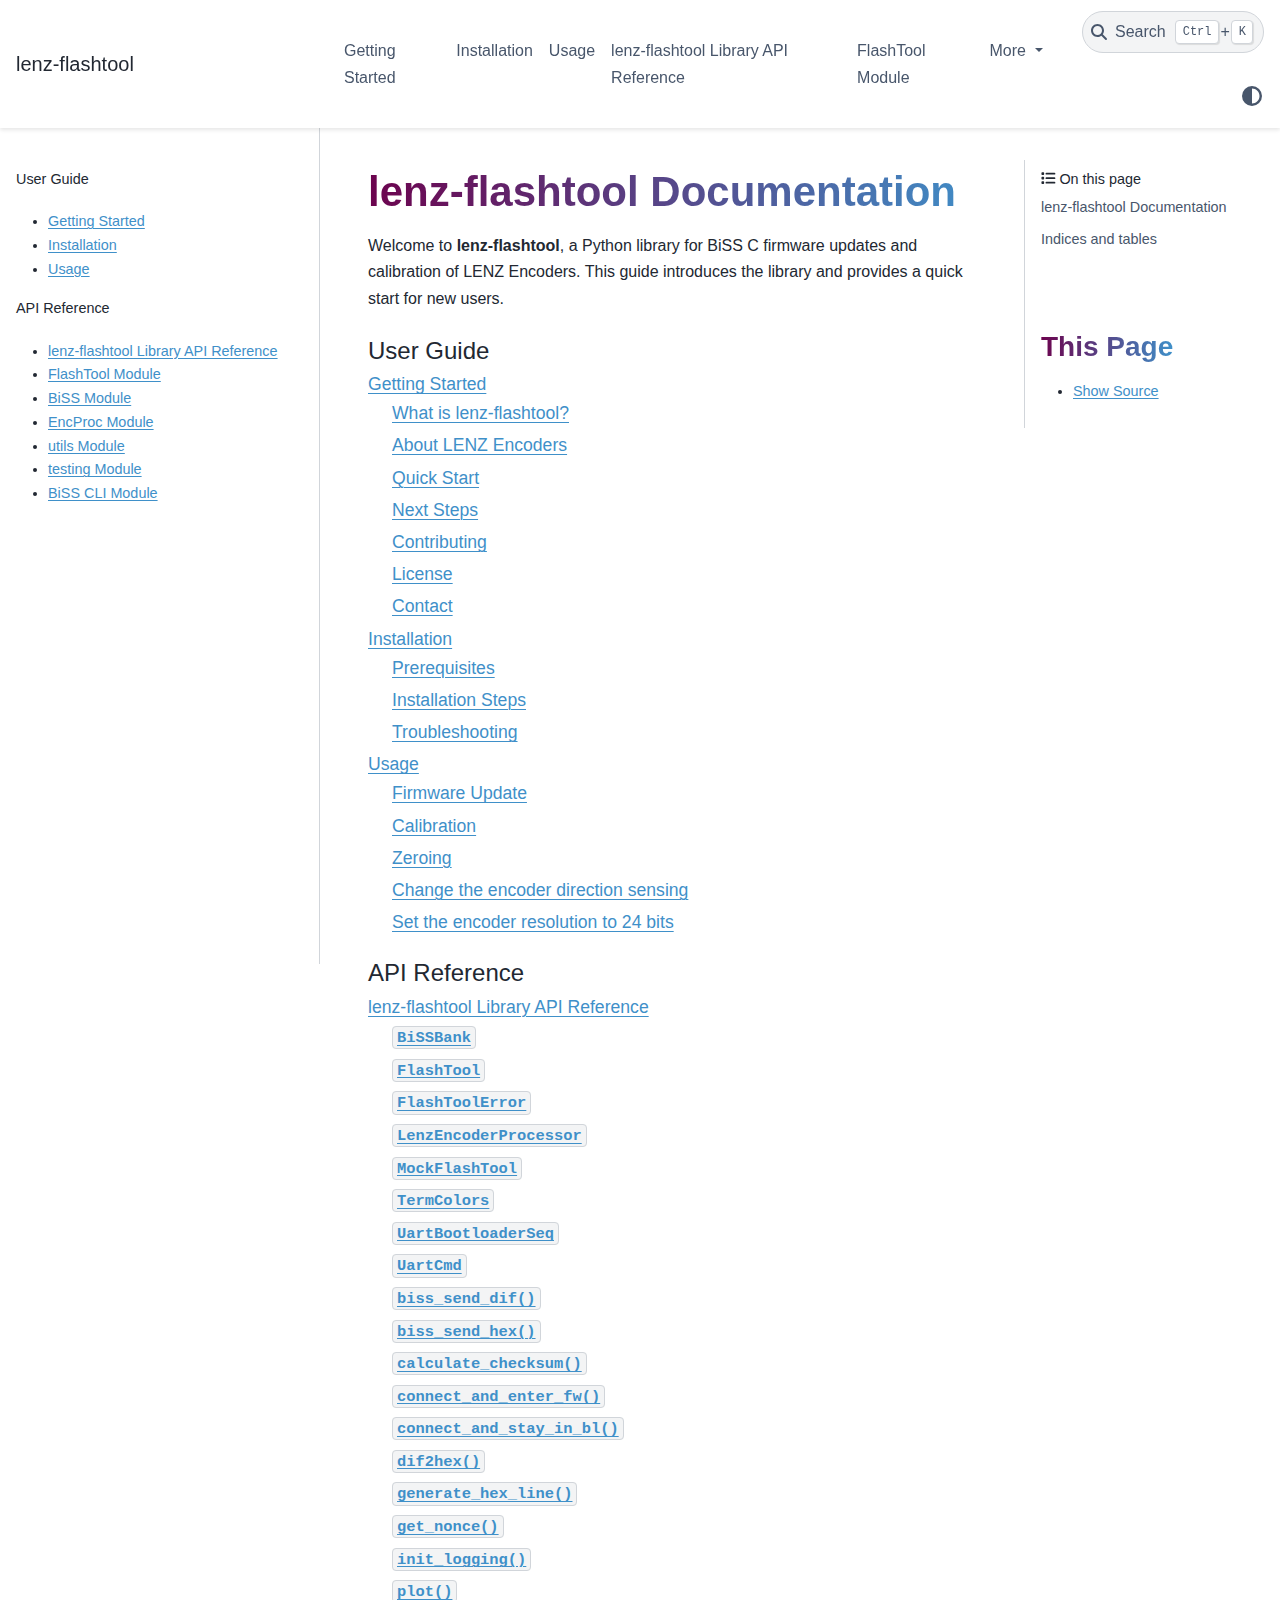
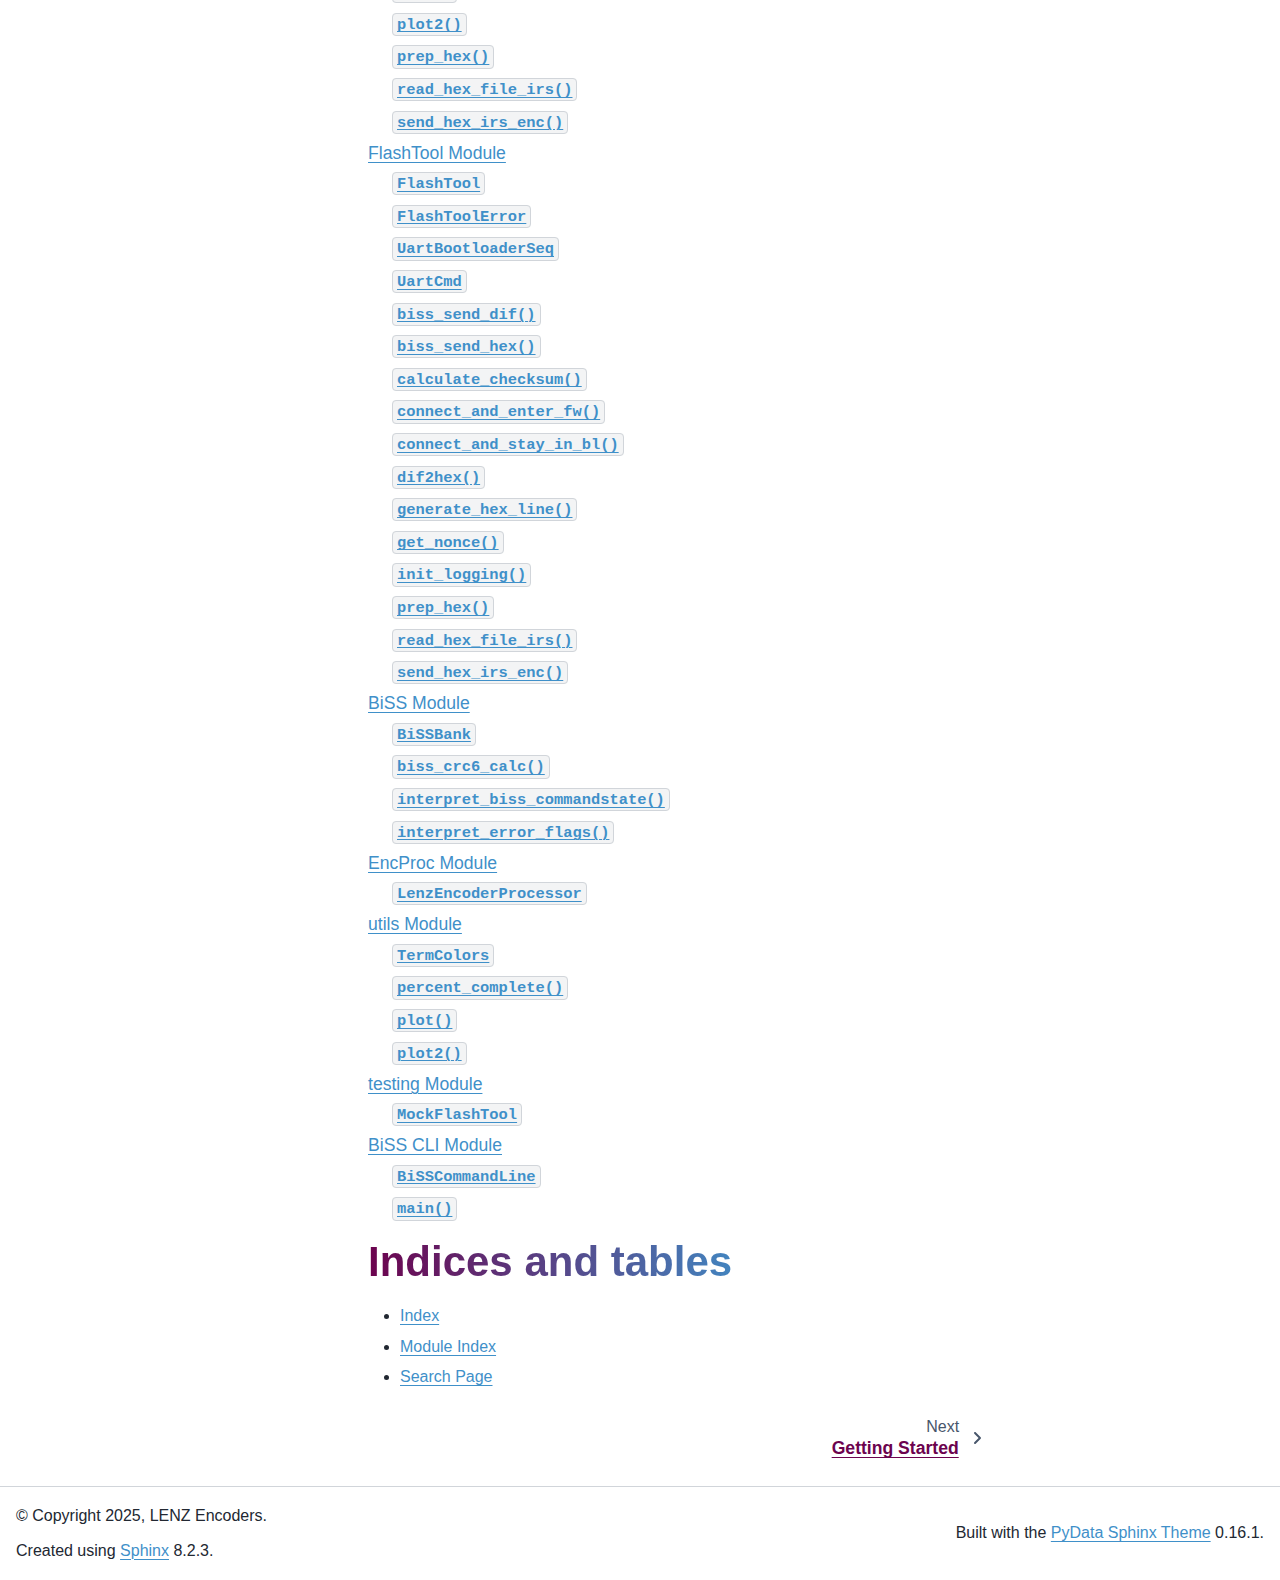
<file: docs/_build/html/index.html>
<!DOCTYPE html>


<html lang="en" data-content_root="./" >

  <head>
    <meta charset="utf-8" />
    <meta name="viewport" content="width=device-width, initial-scale=1.0" /><meta name="viewport" content="width=device-width, initial-scale=1" />

    <title>lenz-flashtool Documentation &#8212; lenz-flashtool 0.1.9 documentation</title>
  
  
  
  <script data-cfasync="false">
    document.documentElement.dataset.mode = localStorage.getItem("mode") || "";
    document.documentElement.dataset.theme = localStorage.getItem("theme") || "";
  </script>
  <!--
    this give us a css class that will be invisible only if js is disabled
  -->
  <noscript>
    <style>
      .pst-js-only { display: none !important; }

    </style>
  </noscript>
  
  <!-- Loaded before other Sphinx assets -->
  <link href="_static/styles/theme.css?digest=8878045cc6db502f8baf" rel="stylesheet" />
<link href="_static/styles/pydata-sphinx-theme.css?digest=8878045cc6db502f8baf" rel="stylesheet" />

    <link rel="stylesheet" type="text/css" href="_static/pygments.css?v=5349f25f" />
    <link rel="stylesheet" type="text/css" href="_static/sphinx-design.min.css?v=95c83b7e" />
    <link rel="stylesheet" type="text/css" href="_static/custom.css?v=ce421a57" />
  
  <!-- So that users can add custom icons -->
  <script src="_static/scripts/fontawesome.js?digest=8878045cc6db502f8baf"></script>
  <!-- Pre-loaded scripts that we'll load fully later -->
  <link rel="preload" as="script" href="_static/scripts/bootstrap.js?digest=8878045cc6db502f8baf" />
<link rel="preload" as="script" href="_static/scripts/pydata-sphinx-theme.js?digest=8878045cc6db502f8baf" />

    <script src="_static/documentation_options.js?v=8618f531"></script>
    <script src="_static/doctools.js?v=9bcbadda"></script>
    <script src="_static/sphinx_highlight.js?v=dc90522c"></script>
    <script src="_static/design-tabs.js?v=f930bc37"></script>
    <script>DOCUMENTATION_OPTIONS.pagename = 'index';</script>
    <link rel="icon" href="_static/favicon.ico"/>
    <link rel="index" title="Index" href="genindex.html" />
    <link rel="search" title="Search" href="search.html" />
    <link rel="next" title="Getting Started" href="getting_started.html" />
  <meta name="viewport" content="width=device-width, initial-scale=1"/>
  <meta name="docsearch:language" content="en"/>
  <meta name="docsearch:version" content="" />
  </head>
  
  
  <body data-bs-spy="scroll" data-bs-target=".bd-toc-nav" data-offset="180" data-bs-root-margin="0px 0px -60%" data-default-mode="">

  
  
  <div id="pst-skip-link" class="skip-link d-print-none"><a href="#main-content">Skip to main content</a></div>
  
  <div id="pst-scroll-pixel-helper"></div>
  
  <button type="button" class="btn rounded-pill" id="pst-back-to-top">
    <i class="fa-solid fa-arrow-up"></i>Back to top</button>

  
  <dialog id="pst-search-dialog">
    
<form class="bd-search d-flex align-items-center"
      action="search.html"
      method="get">
  <i class="fa-solid fa-magnifying-glass"></i>
  <input type="search"
         class="form-control"
         name="q"
         placeholder="Search the docs ..."
         aria-label="Search the docs ..."
         autocomplete="off"
         autocorrect="off"
         autocapitalize="off"
         spellcheck="false"/>
  <span class="search-button__kbd-shortcut"><kbd class="kbd-shortcut__modifier">Ctrl</kbd>+<kbd>K</kbd></span>
</form>
  </dialog>

  <div class="pst-async-banner-revealer d-none">
  <aside id="bd-header-version-warning" class="d-none d-print-none" aria-label="Version warning"></aside>
</div>

  
    <header class="bd-header navbar navbar-expand-lg bd-navbar d-print-none">
<div class="bd-header__inner bd-page-width">
  <button class="pst-navbar-icon sidebar-toggle primary-toggle" aria-label="Site navigation">
    <span class="fa-solid fa-bars"></span>
  </button>
  
  
  <div class="col-lg-3 navbar-header-items__start">
    
      <div class="navbar-item">

  
    
  

<a class="navbar-brand logo" href="#">
  
  
  
  
  
  
    <p class="title logo__title">lenz-flashtool</p>
  
</a></div>
    
  </div>
  
  <div class="col-lg-9 navbar-header-items">
    
    <div class="me-auto navbar-header-items__center">
      
        <div class="navbar-item">
<nav>
  <ul class="bd-navbar-elements navbar-nav">
    
<li class="nav-item ">
  <a class="nav-link nav-internal" href="getting_started.html">
    Getting Started
  </a>
</li>


<li class="nav-item ">
  <a class="nav-link nav-internal" href="installation.html">
    Installation
  </a>
</li>


<li class="nav-item ">
  <a class="nav-link nav-internal" href="usage.html">
    Usage
  </a>
</li>


<li class="nav-item ">
  <a class="nav-link nav-internal" href="api.html">
    lenz-flashtool Library API Reference
  </a>
</li>


<li class="nav-item ">
  <a class="nav-link nav-internal" href="FlashTool.html">
    FlashTool Module
  </a>
</li>

            <li class="nav-item dropdown">
                <button class="btn dropdown-toggle nav-item" type="button"
                data-bs-toggle="dropdown" aria-expanded="false"
                aria-controls="pst-nav-more-links">
                    More
                </button>
                <ul id="pst-nav-more-links" class="dropdown-menu">
                    
<li class=" ">
  <a class="nav-link dropdown-item nav-internal" href="BiSS.html">
    BiSS Module
  </a>
</li>


<li class=" ">
  <a class="nav-link dropdown-item nav-internal" href="EncProc.html">
    EncProc Module
  </a>
</li>


<li class=" ">
  <a class="nav-link dropdown-item nav-internal" href="utils.html">
    utils Module
  </a>
</li>


<li class=" ">
  <a class="nav-link dropdown-item nav-internal" href="testing.html">
    testing Module
  </a>
</li>


<li class=" ">
  <a class="nav-link dropdown-item nav-internal" href="BiSS%20CLI.html">
    BiSS CLI Module
  </a>
</li>

                </ul>
            </li>
            
  </ul>
</nav></div>
      
    </div>
    
    
    <div class="navbar-header-items__end">
      
        <div class="navbar-item navbar-persistent--container">
          

<button class="btn search-button-field search-button__button pst-js-only" title="Search" aria-label="Search" data-bs-placement="bottom" data-bs-toggle="tooltip">
 <i class="fa-solid fa-magnifying-glass"></i>
 <span class="search-button__default-text">Search</span>
 <span class="search-button__kbd-shortcut"><kbd class="kbd-shortcut__modifier">Ctrl</kbd>+<kbd class="kbd-shortcut__modifier">K</kbd></span>
</button>
        </div>
      
      
        <div class="navbar-item">

<button class="btn btn-sm nav-link pst-navbar-icon theme-switch-button pst-js-only" aria-label="Color mode" data-bs-title="Color mode"  data-bs-placement="bottom" data-bs-toggle="tooltip">
  <i class="theme-switch fa-solid fa-sun                fa-lg" data-mode="light" title="Light"></i>
  <i class="theme-switch fa-solid fa-moon               fa-lg" data-mode="dark"  title="Dark"></i>
  <i class="theme-switch fa-solid fa-circle-half-stroke fa-lg" data-mode="auto"  title="System Settings"></i>
</button></div>
      
    </div>
    
  </div>
  
  
    <div class="navbar-persistent--mobile">

<button class="btn search-button-field search-button__button pst-js-only" title="Search" aria-label="Search" data-bs-placement="bottom" data-bs-toggle="tooltip">
 <i class="fa-solid fa-magnifying-glass"></i>
 <span class="search-button__default-text">Search</span>
 <span class="search-button__kbd-shortcut"><kbd class="kbd-shortcut__modifier">Ctrl</kbd>+<kbd class="kbd-shortcut__modifier">K</kbd></span>
</button>
    </div>
  

  
    <button class="pst-navbar-icon sidebar-toggle secondary-toggle" aria-label="On this page">
      <span class="fa-solid fa-outdent"></span>
    </button>
  
</div>

    </header>
  

  <div class="bd-container">
    <div class="bd-container__inner bd-page-width">
      
      
      
        
      
      <dialog id="pst-primary-sidebar-modal"></dialog>
      <div id="pst-primary-sidebar" class="bd-sidebar-primary bd-sidebar">
        

  
  <div class="sidebar-header-items sidebar-primary__section">
    
    
      <div class="sidebar-header-items__center">
        
          
          
            <div class="navbar-item">
<nav>
  <ul class="bd-navbar-elements navbar-nav">
    
<li class="nav-item ">
  <a class="nav-link nav-internal" href="getting_started.html">
    Getting Started
  </a>
</li>


<li class="nav-item ">
  <a class="nav-link nav-internal" href="installation.html">
    Installation
  </a>
</li>


<li class="nav-item ">
  <a class="nav-link nav-internal" href="usage.html">
    Usage
  </a>
</li>


<li class="nav-item ">
  <a class="nav-link nav-internal" href="api.html">
    lenz-flashtool Library API Reference
  </a>
</li>


<li class="nav-item ">
  <a class="nav-link nav-internal" href="FlashTool.html">
    FlashTool Module
  </a>
</li>


<li class="nav-item ">
  <a class="nav-link nav-internal" href="BiSS.html">
    BiSS Module
  </a>
</li>


<li class="nav-item ">
  <a class="nav-link nav-internal" href="EncProc.html">
    EncProc Module
  </a>
</li>


<li class="nav-item ">
  <a class="nav-link nav-internal" href="utils.html">
    utils Module
  </a>
</li>


<li class="nav-item ">
  <a class="nav-link nav-internal" href="testing.html">
    testing Module
  </a>
</li>


<li class="nav-item ">
  <a class="nav-link nav-internal" href="BiSS%20CLI.html">
    BiSS CLI Module
  </a>
</li>

  </ul>
</nav></div>
          
        
      </div>
    
    
    
      <div class="sidebar-header-items__end">
        
          <div class="navbar-item">

<button class="btn btn-sm nav-link pst-navbar-icon theme-switch-button pst-js-only" aria-label="Color mode" data-bs-title="Color mode"  data-bs-placement="bottom" data-bs-toggle="tooltip">
  <i class="theme-switch fa-solid fa-sun                fa-lg" data-mode="light" title="Light"></i>
  <i class="theme-switch fa-solid fa-moon               fa-lg" data-mode="dark"  title="Dark"></i>
  <i class="theme-switch fa-solid fa-circle-half-stroke fa-lg" data-mode="auto"  title="System Settings"></i>
</button></div>
        
      </div>
    
  </div>
  
    <div class="sidebar-primary-items__start sidebar-primary__section">
        <div class="sidebar-primary-item">
<h3><a href="#">Table of Contents</a></h3>
<p aria-level="2" class="caption" role="heading"><span class="caption-text">User Guide</span></p>
<ul>
<li class="toctree-l1"><a class="reference internal" href="getting_started.html">Getting Started</a></li>
<li class="toctree-l1"><a class="reference internal" href="installation.html">Installation</a></li>
<li class="toctree-l1"><a class="reference internal" href="usage.html">Usage</a></li>
</ul>
<p aria-level="2" class="caption" role="heading"><span class="caption-text">API Reference</span></p>
<ul>
<li class="toctree-l1"><a class="reference internal" href="api.html">lenz-flashtool Library API Reference</a></li>
<li class="toctree-l1"><a class="reference internal" href="FlashTool.html">FlashTool Module</a></li>
<li class="toctree-l1"><a class="reference internal" href="BiSS.html">BiSS Module</a></li>
<li class="toctree-l1"><a class="reference internal" href="EncProc.html">EncProc Module</a></li>
<li class="toctree-l1"><a class="reference internal" href="utils.html">utils Module</a></li>
<li class="toctree-l1"><a class="reference internal" href="testing.html">testing Module</a></li>
<li class="toctree-l1"><a class="reference internal" href="BiSS%20CLI.html">BiSS CLI Module</a></li>
</ul>
</div>
    </div>
  
  
  <div class="sidebar-primary-items__end sidebar-primary__section">
      <div class="sidebar-primary-item">
<div id="ethical-ad-placement"
      class="flat"
      data-ea-publisher="readthedocs"
      data-ea-type="readthedocs-sidebar"
      data-ea-manual="true">
</div></div>
  </div>


      </div>
      
      <main id="main-content" class="bd-main" role="main">
        
        
          <div class="bd-content">
            <div class="bd-article-container">
              
              <div class="bd-header-article d-print-none"></div>
              
              
              
                
<div id="searchbox"></div>
                <article class="bd-article">
                  
  <section id="lenz-flashtool-documentation">
<h1>lenz-flashtool Documentation<a class="headerlink" href="#lenz-flashtool-documentation" title="Link to this heading">#</a></h1>
<p>Welcome to <strong>lenz-flashtool</strong>, a Python library for BiSS C firmware updates and calibration of LENZ Encoders. This guide introduces the library and provides a quick start for new users.</p>
<div class="toctree-wrapper compound">
<p aria-level="2" class="caption" role="heading"><span class="caption-text">User Guide</span></p>
<ul>
<li class="toctree-l1"><a class="reference internal" href="getting_started.html">Getting Started</a><ul>
<li class="toctree-l2"><a class="reference internal" href="getting_started.html#what-is-lenz-flashtool">What is lenz-flashtool?</a></li>
<li class="toctree-l2"><a class="reference internal" href="getting_started.html#about-lenz-encoders">About LENZ Encoders</a></li>
<li class="toctree-l2"><a class="reference internal" href="getting_started.html#quick-start">Quick Start</a></li>
<li class="toctree-l2"><a class="reference internal" href="getting_started.html#next-steps">Next Steps</a></li>
<li class="toctree-l2"><a class="reference internal" href="getting_started.html#contributing">Contributing</a></li>
<li class="toctree-l2"><a class="reference internal" href="getting_started.html#license">License</a></li>
<li class="toctree-l2"><a class="reference internal" href="getting_started.html#contact">Contact</a></li>
</ul>
</li>
<li class="toctree-l1"><a class="reference internal" href="installation.html">Installation</a><ul>
<li class="toctree-l2"><a class="reference internal" href="installation.html#prerequisites">Prerequisites</a></li>
<li class="toctree-l2"><a class="reference internal" href="installation.html#installation-steps">Installation Steps</a></li>
<li class="toctree-l2"><a class="reference internal" href="installation.html#troubleshooting">Troubleshooting</a></li>
</ul>
</li>
<li class="toctree-l1"><a class="reference internal" href="usage.html">Usage</a><ul>
<li class="toctree-l2"><a class="reference internal" href="usage.html#firmware-update">Firmware Update</a></li>
<li class="toctree-l2"><a class="reference internal" href="usage.html#calibration">Calibration</a></li>
<li class="toctree-l2"><a class="reference internal" href="usage.html#zeroing">Zeroing</a></li>
<li class="toctree-l2"><a class="reference internal" href="usage.html#change-the-encoder-direction-sensing">Change the encoder direction sensing</a></li>
<li class="toctree-l2"><a class="reference internal" href="usage.html#set-the-encoder-resolution-to-24-bits">Set the encoder resolution to 24 bits</a></li>
</ul>
</li>
</ul>
</div>
<div class="toctree-wrapper compound">
<p aria-level="2" class="caption" role="heading"><span class="caption-text">API Reference</span></p>
<ul>
<li class="toctree-l1"><a class="reference internal" href="api.html">lenz-flashtool Library API Reference</a><ul>
<li class="toctree-l2"><a class="reference internal" href="api.html#lenz_flashtool.BiSSBank"><code class="docutils literal notranslate"><span class="pre">BiSSBank</span></code></a></li>
<li class="toctree-l2"><a class="reference internal" href="api.html#lenz_flashtool.FlashTool"><code class="docutils literal notranslate"><span class="pre">FlashTool</span></code></a></li>
<li class="toctree-l2"><a class="reference internal" href="api.html#lenz_flashtool.FlashToolError"><code class="docutils literal notranslate"><span class="pre">FlashToolError</span></code></a></li>
<li class="toctree-l2"><a class="reference internal" href="api.html#lenz_flashtool.LenzEncoderProcessor"><code class="docutils literal notranslate"><span class="pre">LenzEncoderProcessor</span></code></a></li>
<li class="toctree-l2"><a class="reference internal" href="api.html#lenz_flashtool.MockFlashTool"><code class="docutils literal notranslate"><span class="pre">MockFlashTool</span></code></a></li>
<li class="toctree-l2"><a class="reference internal" href="api.html#lenz_flashtool.TermColors"><code class="docutils literal notranslate"><span class="pre">TermColors</span></code></a></li>
<li class="toctree-l2"><a class="reference internal" href="api.html#lenz_flashtool.UartBootloaderSeq"><code class="docutils literal notranslate"><span class="pre">UartBootloaderSeq</span></code></a></li>
<li class="toctree-l2"><a class="reference internal" href="api.html#lenz_flashtool.UartCmd"><code class="docutils literal notranslate"><span class="pre">UartCmd</span></code></a></li>
<li class="toctree-l2"><a class="reference internal" href="api.html#lenz_flashtool.biss_send_dif"><code class="docutils literal notranslate"><span class="pre">biss_send_dif()</span></code></a></li>
<li class="toctree-l2"><a class="reference internal" href="api.html#lenz_flashtool.biss_send_hex"><code class="docutils literal notranslate"><span class="pre">biss_send_hex()</span></code></a></li>
<li class="toctree-l2"><a class="reference internal" href="api.html#lenz_flashtool.calculate_checksum"><code class="docutils literal notranslate"><span class="pre">calculate_checksum()</span></code></a></li>
<li class="toctree-l2"><a class="reference internal" href="api.html#lenz_flashtool.connect_and_enter_fw"><code class="docutils literal notranslate"><span class="pre">connect_and_enter_fw()</span></code></a></li>
<li class="toctree-l2"><a class="reference internal" href="api.html#lenz_flashtool.connect_and_stay_in_bl"><code class="docutils literal notranslate"><span class="pre">connect_and_stay_in_bl()</span></code></a></li>
<li class="toctree-l2"><a class="reference internal" href="api.html#lenz_flashtool.dif2hex"><code class="docutils literal notranslate"><span class="pre">dif2hex()</span></code></a></li>
<li class="toctree-l2"><a class="reference internal" href="api.html#lenz_flashtool.generate_hex_line"><code class="docutils literal notranslate"><span class="pre">generate_hex_line()</span></code></a></li>
<li class="toctree-l2"><a class="reference internal" href="api.html#lenz_flashtool.get_nonce"><code class="docutils literal notranslate"><span class="pre">get_nonce()</span></code></a></li>
<li class="toctree-l2"><a class="reference internal" href="api.html#lenz_flashtool.init_logging"><code class="docutils literal notranslate"><span class="pre">init_logging()</span></code></a></li>
<li class="toctree-l2"><a class="reference internal" href="api.html#lenz_flashtool.plot"><code class="docutils literal notranslate"><span class="pre">plot()</span></code></a></li>
<li class="toctree-l2"><a class="reference internal" href="api.html#lenz_flashtool.plot2"><code class="docutils literal notranslate"><span class="pre">plot2()</span></code></a></li>
<li class="toctree-l2"><a class="reference internal" href="api.html#lenz_flashtool.prep_hex"><code class="docutils literal notranslate"><span class="pre">prep_hex()</span></code></a></li>
<li class="toctree-l2"><a class="reference internal" href="api.html#lenz_flashtool.read_hex_file_irs"><code class="docutils literal notranslate"><span class="pre">read_hex_file_irs()</span></code></a></li>
<li class="toctree-l2"><a class="reference internal" href="api.html#lenz_flashtool.send_hex_irs_enc"><code class="docutils literal notranslate"><span class="pre">send_hex_irs_enc()</span></code></a></li>
</ul>
</li>
<li class="toctree-l1"><a class="reference internal" href="FlashTool.html">FlashTool Module</a><ul>
<li class="toctree-l2"><a class="reference internal" href="FlashTool.html#lenz_flashtool.flashtool.FlashTool"><code class="docutils literal notranslate"><span class="pre">FlashTool</span></code></a></li>
<li class="toctree-l2"><a class="reference internal" href="FlashTool.html#lenz_flashtool.flashtool.FlashToolError"><code class="docutils literal notranslate"><span class="pre">FlashToolError</span></code></a></li>
<li class="toctree-l2"><a class="reference internal" href="FlashTool.html#lenz_flashtool.flashtool.UartBootloaderSeq"><code class="docutils literal notranslate"><span class="pre">UartBootloaderSeq</span></code></a></li>
<li class="toctree-l2"><a class="reference internal" href="FlashTool.html#lenz_flashtool.flashtool.UartCmd"><code class="docutils literal notranslate"><span class="pre">UartCmd</span></code></a></li>
<li class="toctree-l2"><a class="reference internal" href="FlashTool.html#lenz_flashtool.flashtool.biss_send_dif"><code class="docutils literal notranslate"><span class="pre">biss_send_dif()</span></code></a></li>
<li class="toctree-l2"><a class="reference internal" href="FlashTool.html#lenz_flashtool.flashtool.biss_send_hex"><code class="docutils literal notranslate"><span class="pre">biss_send_hex()</span></code></a></li>
<li class="toctree-l2"><a class="reference internal" href="FlashTool.html#lenz_flashtool.flashtool.calculate_checksum"><code class="docutils literal notranslate"><span class="pre">calculate_checksum()</span></code></a></li>
<li class="toctree-l2"><a class="reference internal" href="FlashTool.html#lenz_flashtool.flashtool.connect_and_enter_fw"><code class="docutils literal notranslate"><span class="pre">connect_and_enter_fw()</span></code></a></li>
<li class="toctree-l2"><a class="reference internal" href="FlashTool.html#lenz_flashtool.flashtool.connect_and_stay_in_bl"><code class="docutils literal notranslate"><span class="pre">connect_and_stay_in_bl()</span></code></a></li>
<li class="toctree-l2"><a class="reference internal" href="FlashTool.html#lenz_flashtool.flashtool.dif2hex"><code class="docutils literal notranslate"><span class="pre">dif2hex()</span></code></a></li>
<li class="toctree-l2"><a class="reference internal" href="FlashTool.html#lenz_flashtool.flashtool.generate_hex_line"><code class="docutils literal notranslate"><span class="pre">generate_hex_line()</span></code></a></li>
<li class="toctree-l2"><a class="reference internal" href="FlashTool.html#lenz_flashtool.flashtool.get_nonce"><code class="docutils literal notranslate"><span class="pre">get_nonce()</span></code></a></li>
<li class="toctree-l2"><a class="reference internal" href="FlashTool.html#lenz_flashtool.flashtool.init_logging"><code class="docutils literal notranslate"><span class="pre">init_logging()</span></code></a></li>
<li class="toctree-l2"><a class="reference internal" href="FlashTool.html#lenz_flashtool.flashtool.prep_hex"><code class="docutils literal notranslate"><span class="pre">prep_hex()</span></code></a></li>
<li class="toctree-l2"><a class="reference internal" href="FlashTool.html#lenz_flashtool.flashtool.read_hex_file_irs"><code class="docutils literal notranslate"><span class="pre">read_hex_file_irs()</span></code></a></li>
<li class="toctree-l2"><a class="reference internal" href="FlashTool.html#lenz_flashtool.flashtool.send_hex_irs_enc"><code class="docutils literal notranslate"><span class="pre">send_hex_irs_enc()</span></code></a></li>
</ul>
</li>
<li class="toctree-l1"><a class="reference internal" href="BiSS.html">BiSS Module</a><ul>
<li class="toctree-l2"><a class="reference internal" href="BiSS.html#lenz_flashtool.biss.BiSSBank"><code class="docutils literal notranslate"><span class="pre">BiSSBank</span></code></a></li>
<li class="toctree-l2"><a class="reference internal" href="BiSS.html#lenz_flashtool.biss.biss_crc6_calc"><code class="docutils literal notranslate"><span class="pre">biss_crc6_calc()</span></code></a></li>
<li class="toctree-l2"><a class="reference internal" href="BiSS.html#lenz_flashtool.biss.interpret_biss_commandstate"><code class="docutils literal notranslate"><span class="pre">interpret_biss_commandstate()</span></code></a></li>
<li class="toctree-l2"><a class="reference internal" href="BiSS.html#lenz_flashtool.biss.interpret_error_flags"><code class="docutils literal notranslate"><span class="pre">interpret_error_flags()</span></code></a></li>
</ul>
</li>
<li class="toctree-l1"><a class="reference internal" href="EncProc.html">EncProc Module</a><ul>
<li class="toctree-l2"><a class="reference internal" href="EncProc.html#lenz_flashtool.encproc.LenzEncoderProcessor"><code class="docutils literal notranslate"><span class="pre">LenzEncoderProcessor</span></code></a></li>
</ul>
</li>
<li class="toctree-l1"><a class="reference internal" href="utils.html">utils Module</a><ul>
<li class="toctree-l2"><a class="reference internal" href="utils.html#lenz_flashtool.utils.TermColors"><code class="docutils literal notranslate"><span class="pre">TermColors</span></code></a></li>
<li class="toctree-l2"><a class="reference internal" href="utils.html#lenz_flashtool.utils.percent_complete"><code class="docutils literal notranslate"><span class="pre">percent_complete()</span></code></a></li>
<li class="toctree-l2"><a class="reference internal" href="utils.html#lenz_flashtool.utils.plot"><code class="docutils literal notranslate"><span class="pre">plot()</span></code></a></li>
<li class="toctree-l2"><a class="reference internal" href="utils.html#lenz_flashtool.utils.plot2"><code class="docutils literal notranslate"><span class="pre">plot2()</span></code></a></li>
</ul>
</li>
<li class="toctree-l1"><a class="reference internal" href="testing.html">testing Module</a><ul>
<li class="toctree-l2"><a class="reference internal" href="testing.html#lenz_flashtool.testing.MockFlashTool"><code class="docutils literal notranslate"><span class="pre">MockFlashTool</span></code></a></li>
</ul>
</li>
<li class="toctree-l1"><a class="reference internal" href="BiSS%20CLI.html">BiSS CLI Module</a><ul>
<li class="toctree-l2"><a class="reference internal" href="BiSS%20CLI.html#lenz_flashtool.biss.cli.BiSSCommandLine"><code class="docutils literal notranslate"><span class="pre">BiSSCommandLine</span></code></a></li>
<li class="toctree-l2"><a class="reference internal" href="BiSS%20CLI.html#lenz_flashtool.biss.cli.main"><code class="docutils literal notranslate"><span class="pre">main()</span></code></a></li>
</ul>
</li>
</ul>
</div>
</section>
<section id="indices-and-tables">
<h1>Indices and tables<a class="headerlink" href="#indices-and-tables" title="Link to this heading">#</a></h1>
<ul class="simple">
<li><p><a class="reference internal" href="genindex.html"><span class="std std-ref">Index</span></a></p></li>
<li><p><a class="reference internal" href="py-modindex.html"><span class="std std-ref">Module Index</span></a></p></li>
<li><p><a class="reference internal" href="search.html"><span class="std std-ref">Search Page</span></a></p></li>
</ul>
</section>


                </article>
              
              
              
              
              
                <footer class="prev-next-footer d-print-none">
                  
<div class="prev-next-area">
    <a class="right-next"
       href="getting_started.html"
       title="next page">
      <div class="prev-next-info">
        <p class="prev-next-subtitle">next</p>
        <p class="prev-next-title">Getting Started</p>
      </div>
      <i class="fa-solid fa-angle-right"></i>
    </a>
</div>
                </footer>
              
            </div>
            
            
              
                <dialog id="pst-secondary-sidebar-modal"></dialog>
                <div id="pst-secondary-sidebar" class="bd-sidebar-secondary bd-toc"><div class="sidebar-secondary-items sidebar-secondary__inner">


  <div class="sidebar-secondary-item">
<div
    id="pst-page-navigation-heading-2"
    class="page-toc tocsection onthispage">
    <i class="fa-solid fa-list"></i> On this page
  </div>
  <nav class="bd-toc-nav page-toc" aria-labelledby="pst-page-navigation-heading-2">
    <ul class="visible nav section-nav flex-column">
<li class="toc-h1 nav-item toc-entry"><a class="reference internal nav-link" href="#">lenz-flashtool Documentation</a><ul class="visible nav section-nav flex-column">
</ul>
</li>
<li class="toc-h1 nav-item toc-entry"><a class="reference internal nav-link" href="#indices-and-tables">Indices and tables</a></li>
</ul>

  </nav></div>

  <div class="sidebar-secondary-item">
  <div role="note" aria-label="source link">
    <h3>This Page</h3>
    <ul class="this-page-menu">
      <li><a href="_sources/index.rst.txt"
            rel="nofollow">Show Source</a></li>
    </ul>
   </div></div>

</div></div>
              
            
          </div>
          <footer class="bd-footer-content">
            
          </footer>
        
      </main>
    </div>
  </div>
  
  <!-- Scripts loaded after <body> so the DOM is not blocked -->
  <script defer src="_static/scripts/bootstrap.js?digest=8878045cc6db502f8baf"></script>
<script defer src="_static/scripts/pydata-sphinx-theme.js?digest=8878045cc6db502f8baf"></script>

  <footer class="bd-footer">
<div class="bd-footer__inner bd-page-width">
  
    <div class="footer-items__start">
      
        <div class="footer-item">

  <p class="copyright">
    
      © Copyright 2025, LENZ Encoders.
      <br/>
    
  </p>
</div>
      
        <div class="footer-item">

  <p class="sphinx-version">
    Created using <a href="https://www.sphinx-doc.org/">Sphinx</a> 8.2.3.
    <br/>
  </p>
</div>
      
    </div>
  
  
  
    <div class="footer-items__end">
      
        <div class="footer-item">
<p class="theme-version">
  <!-- # L10n: Setting the PST URL as an argument as this does not need to be localized -->
  Built with the <a href="https://pydata-sphinx-theme.readthedocs.io/en/stable/index.html">PyData Sphinx Theme</a> 0.16.1.
</p></div>
      
    </div>
  
</div>

  </footer>
  </body>
</html>
</file>
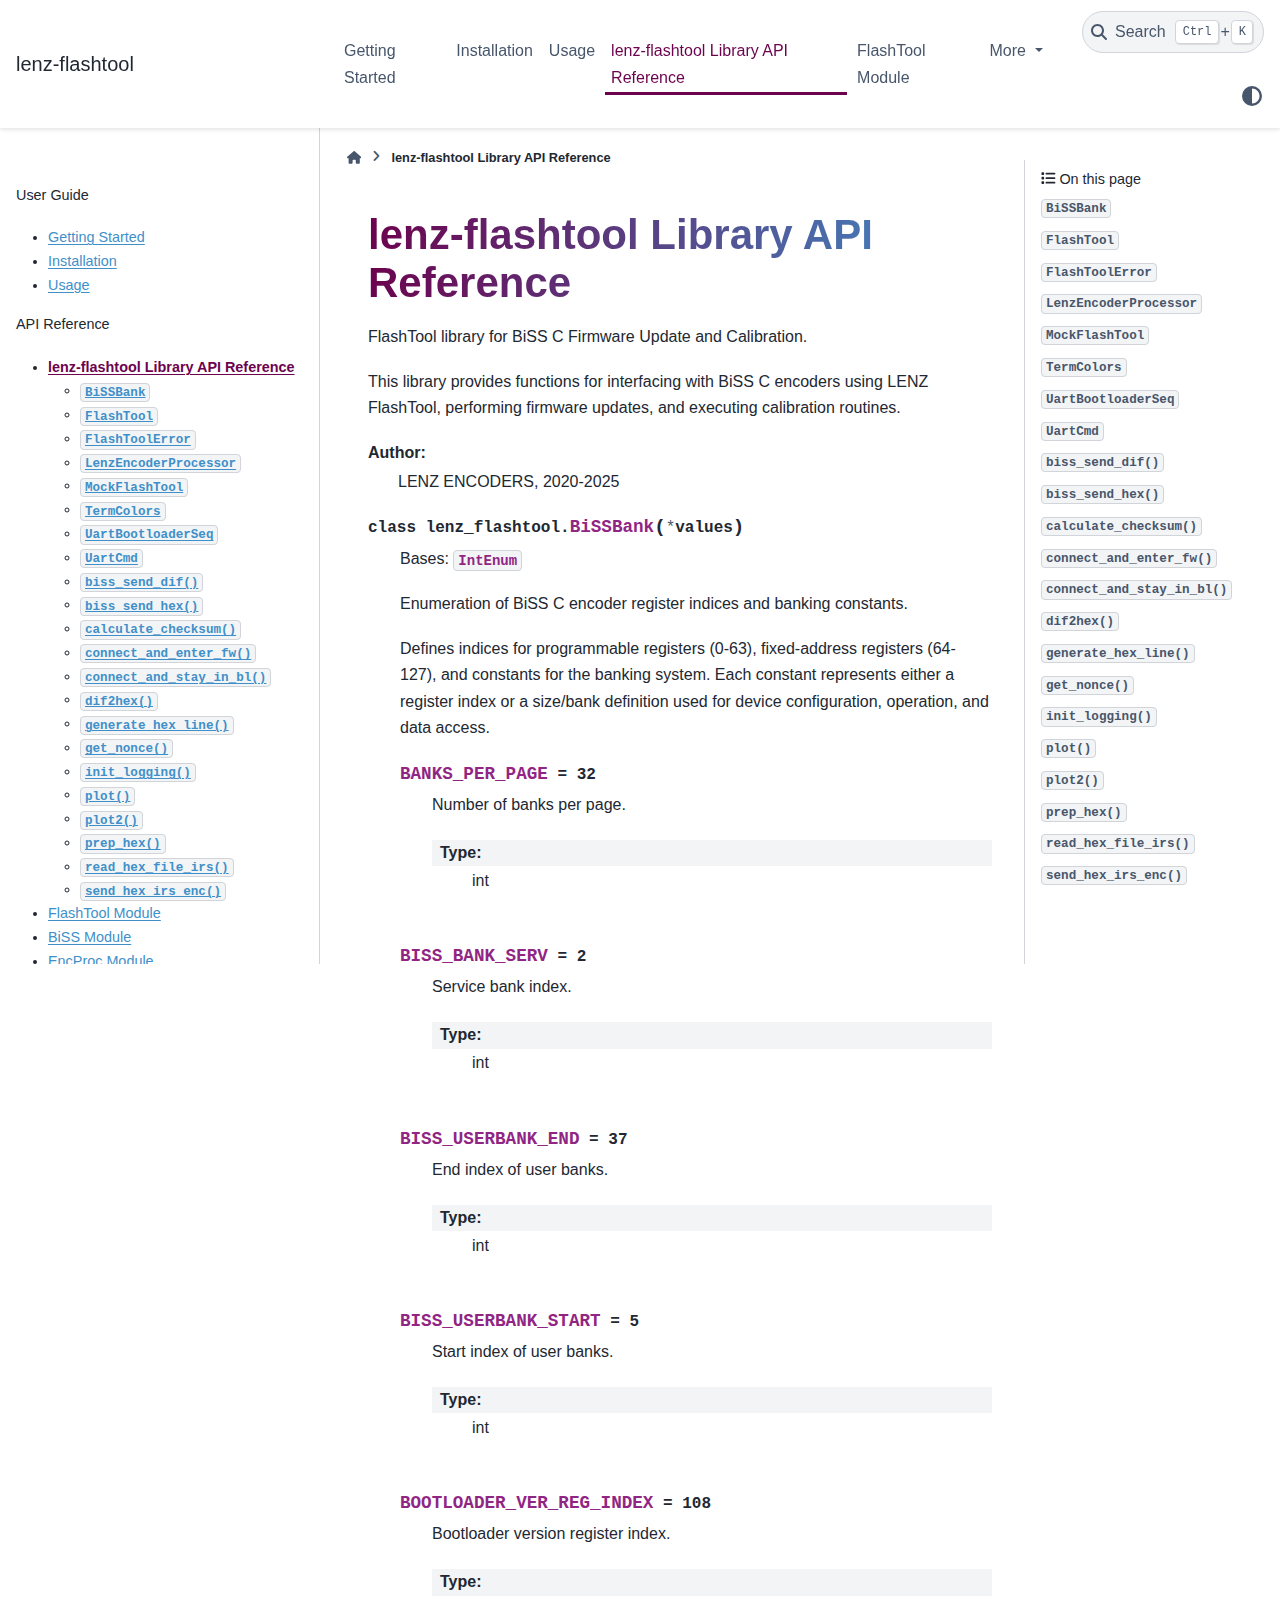
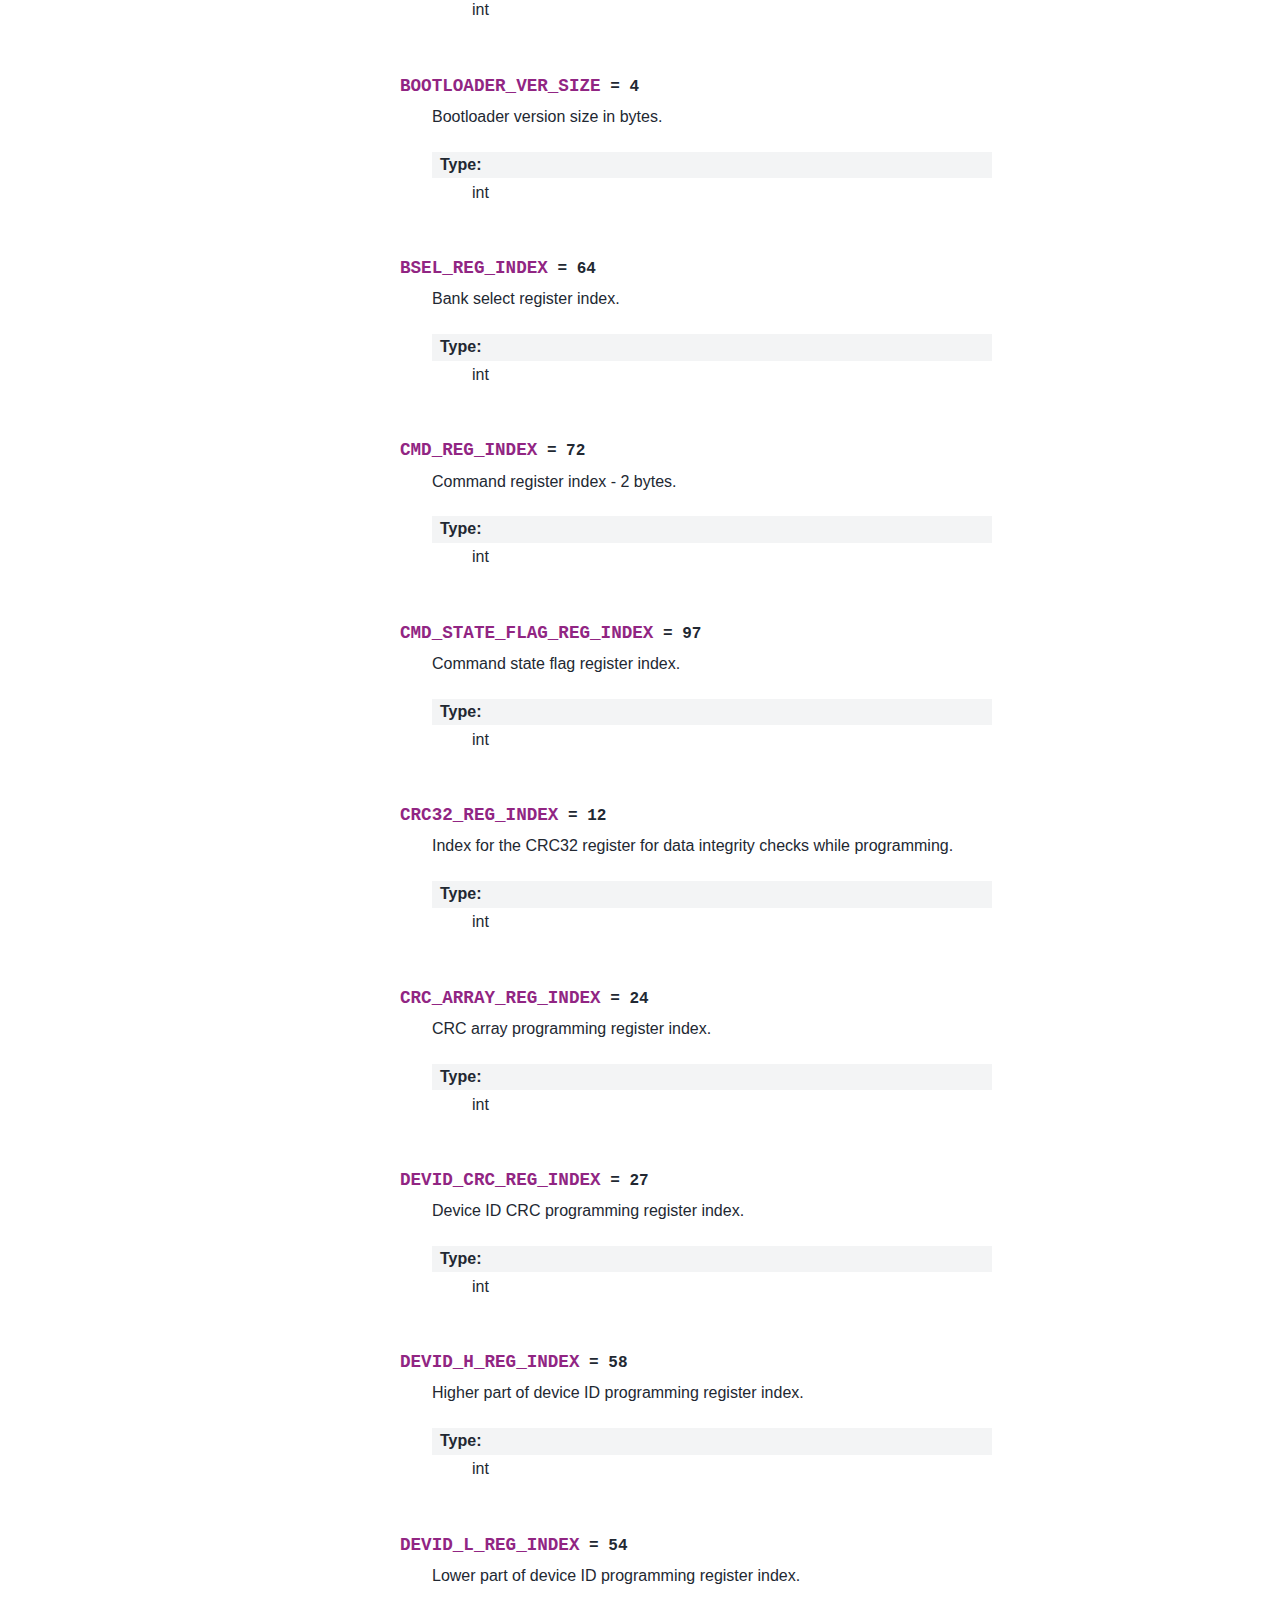
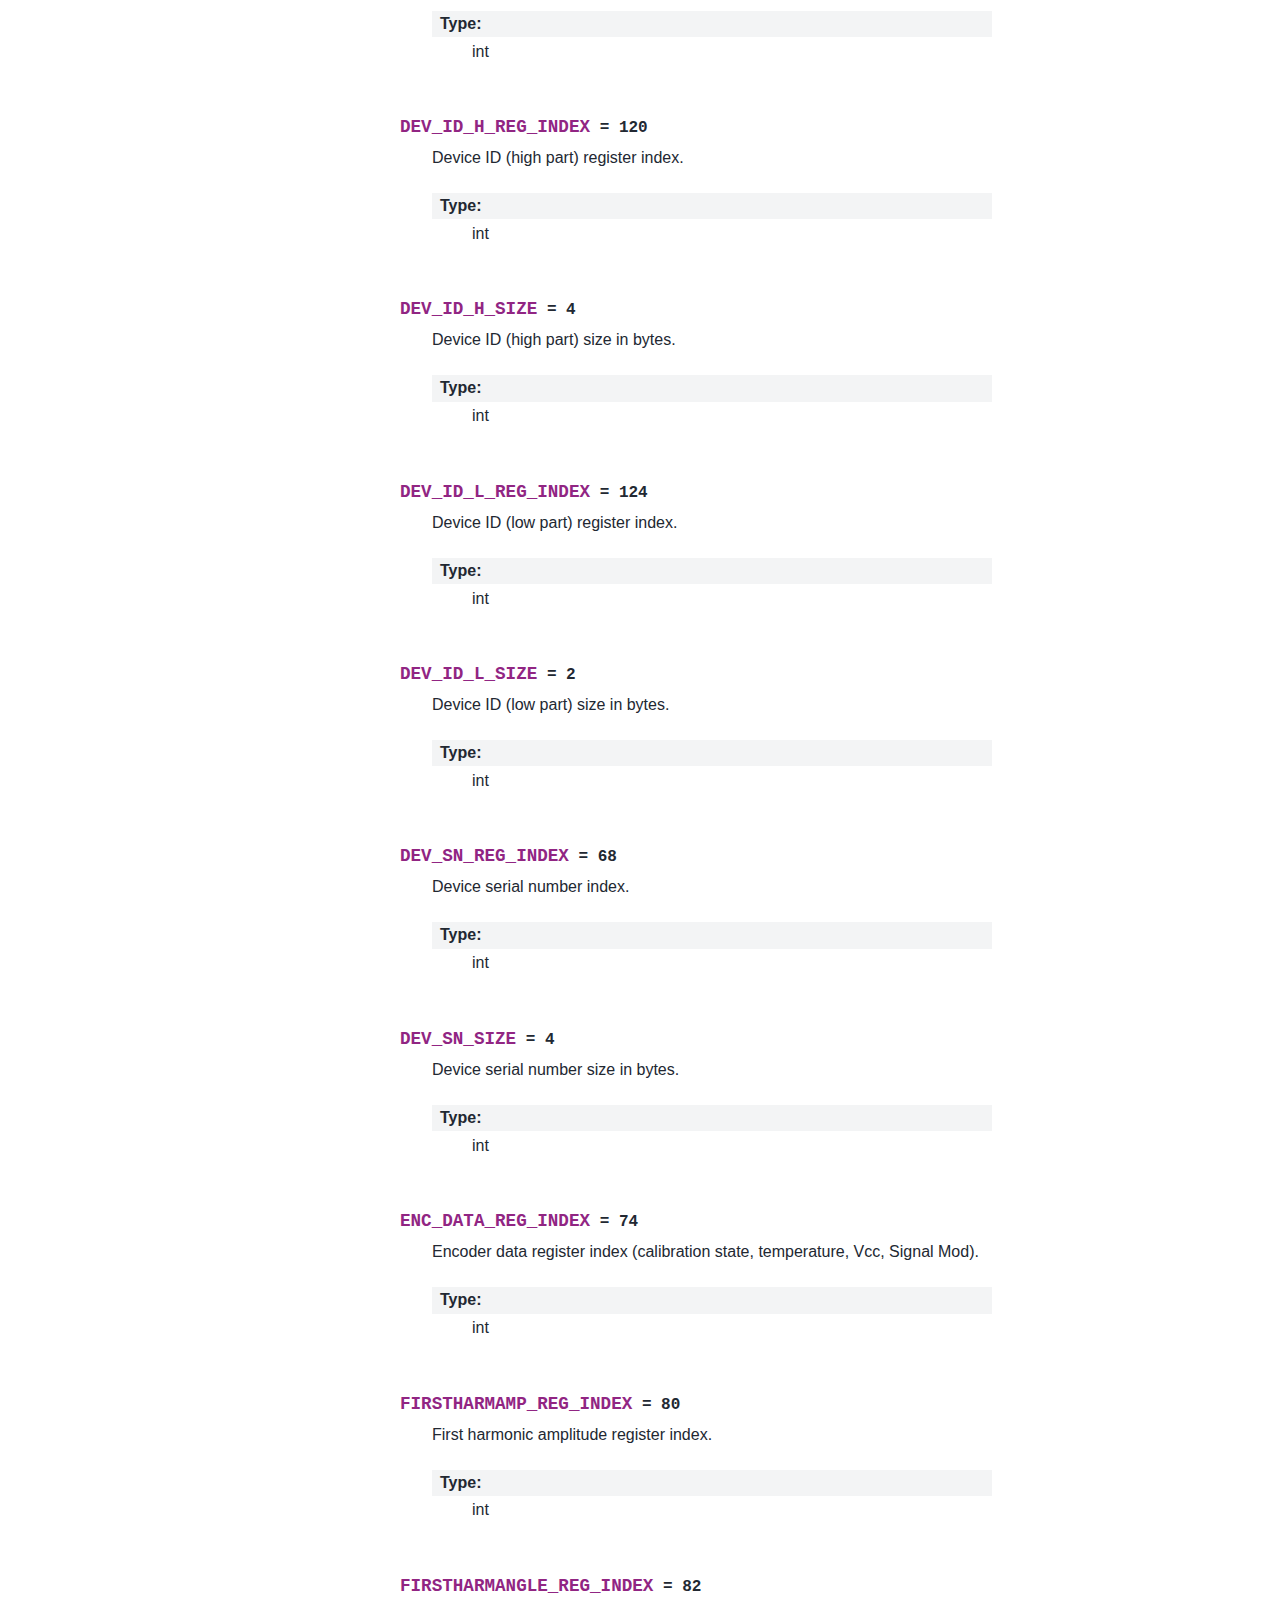
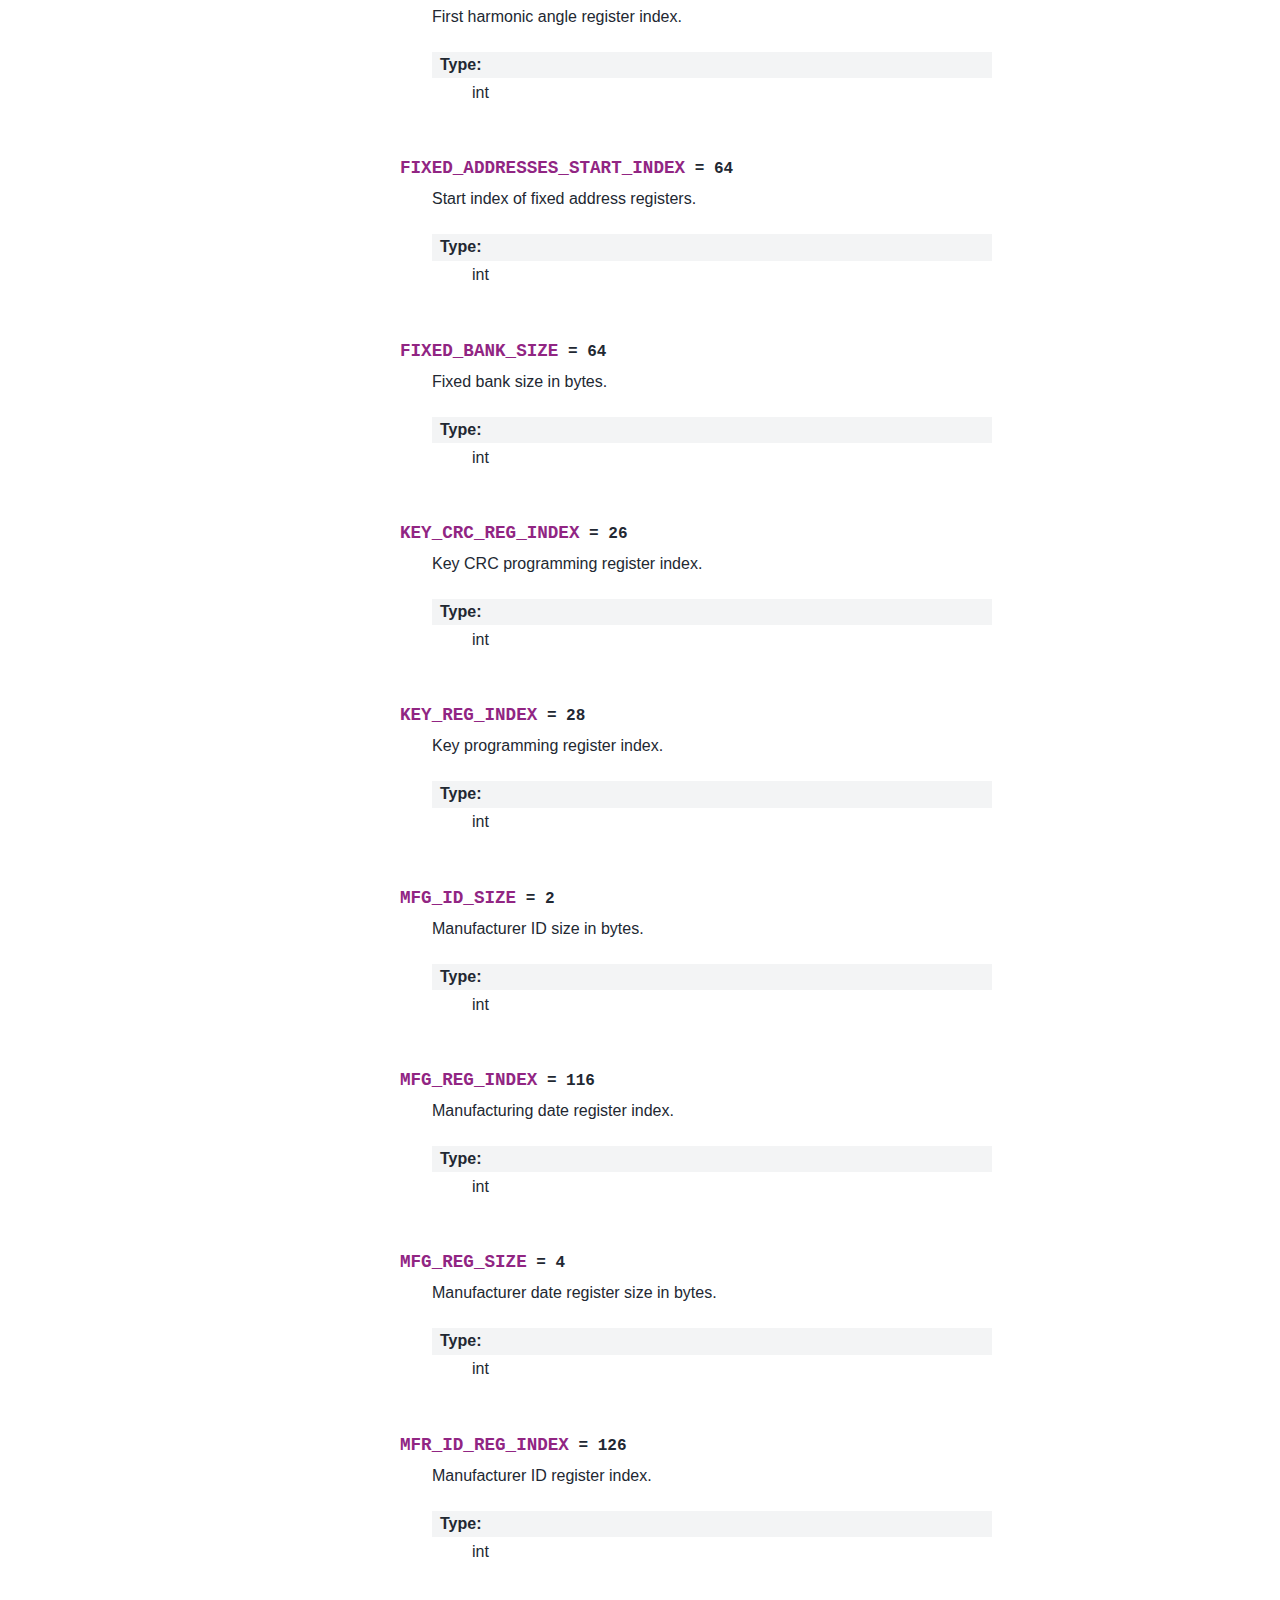
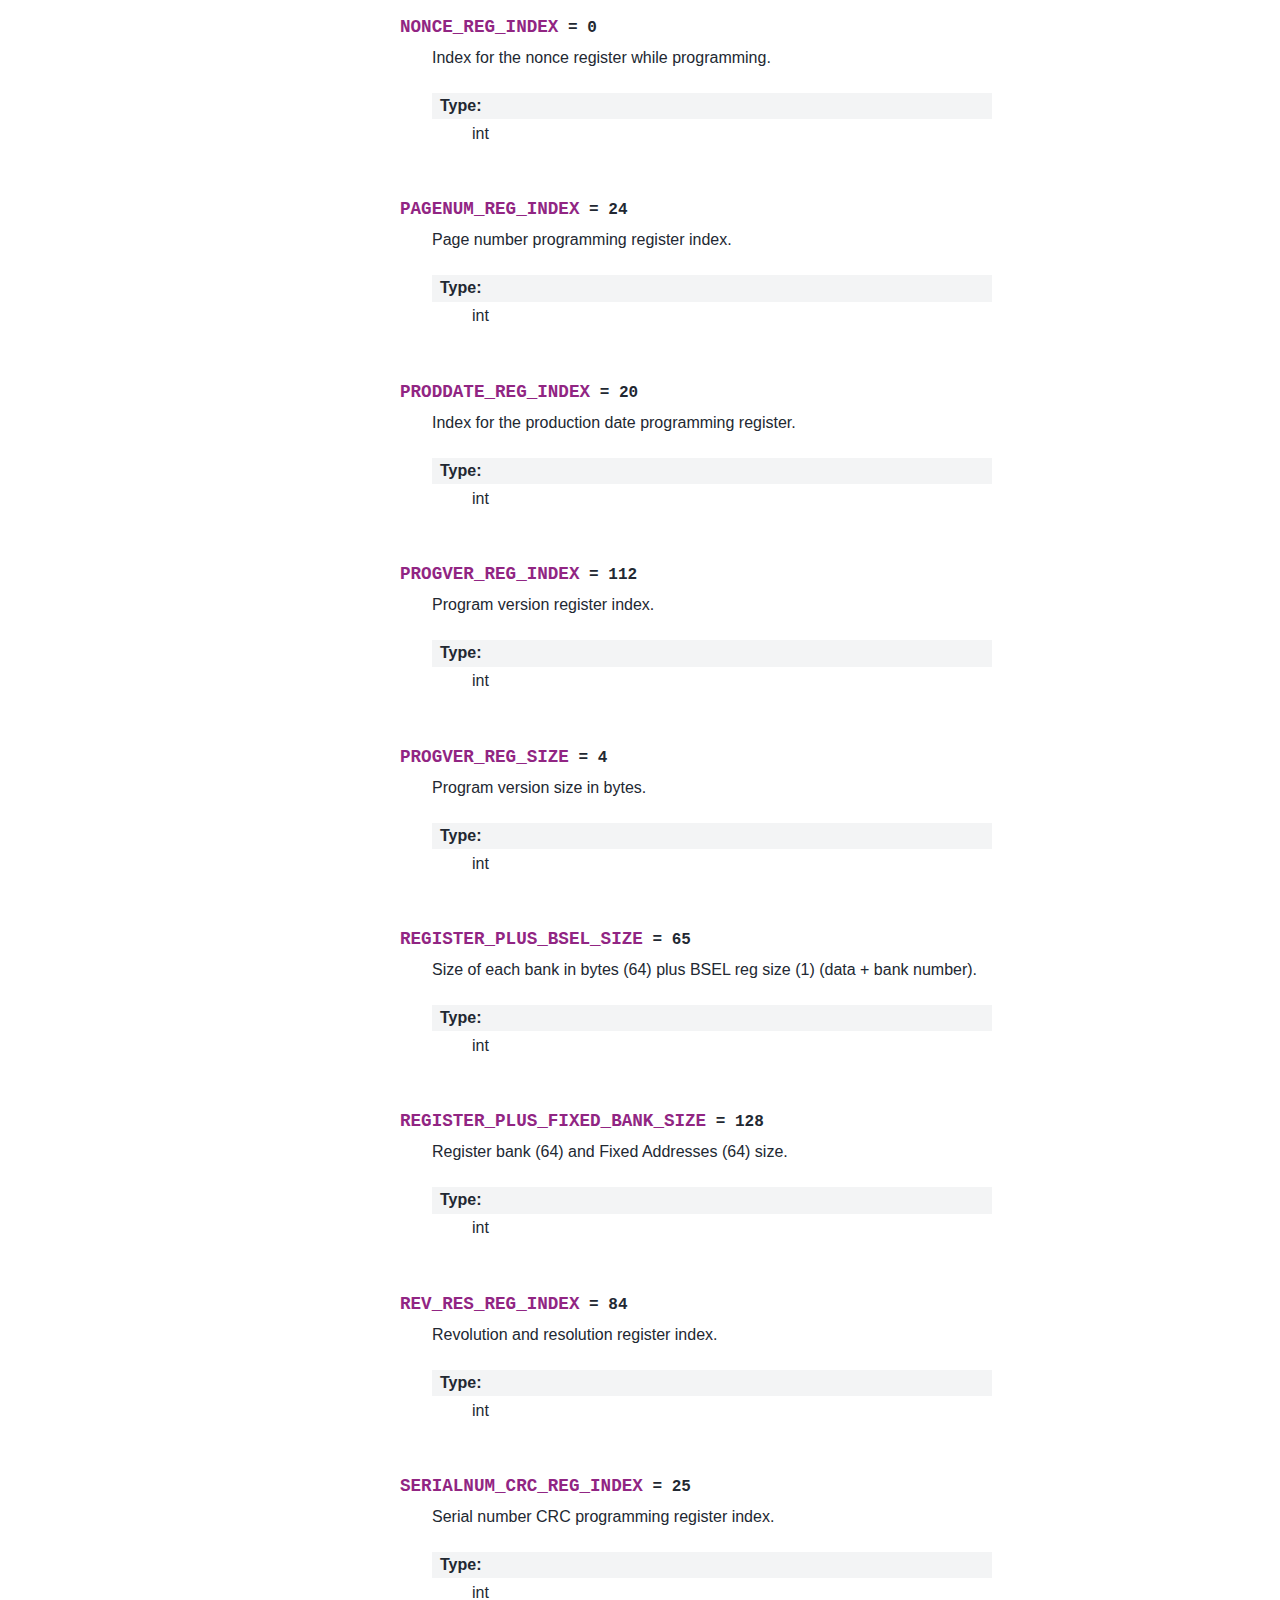
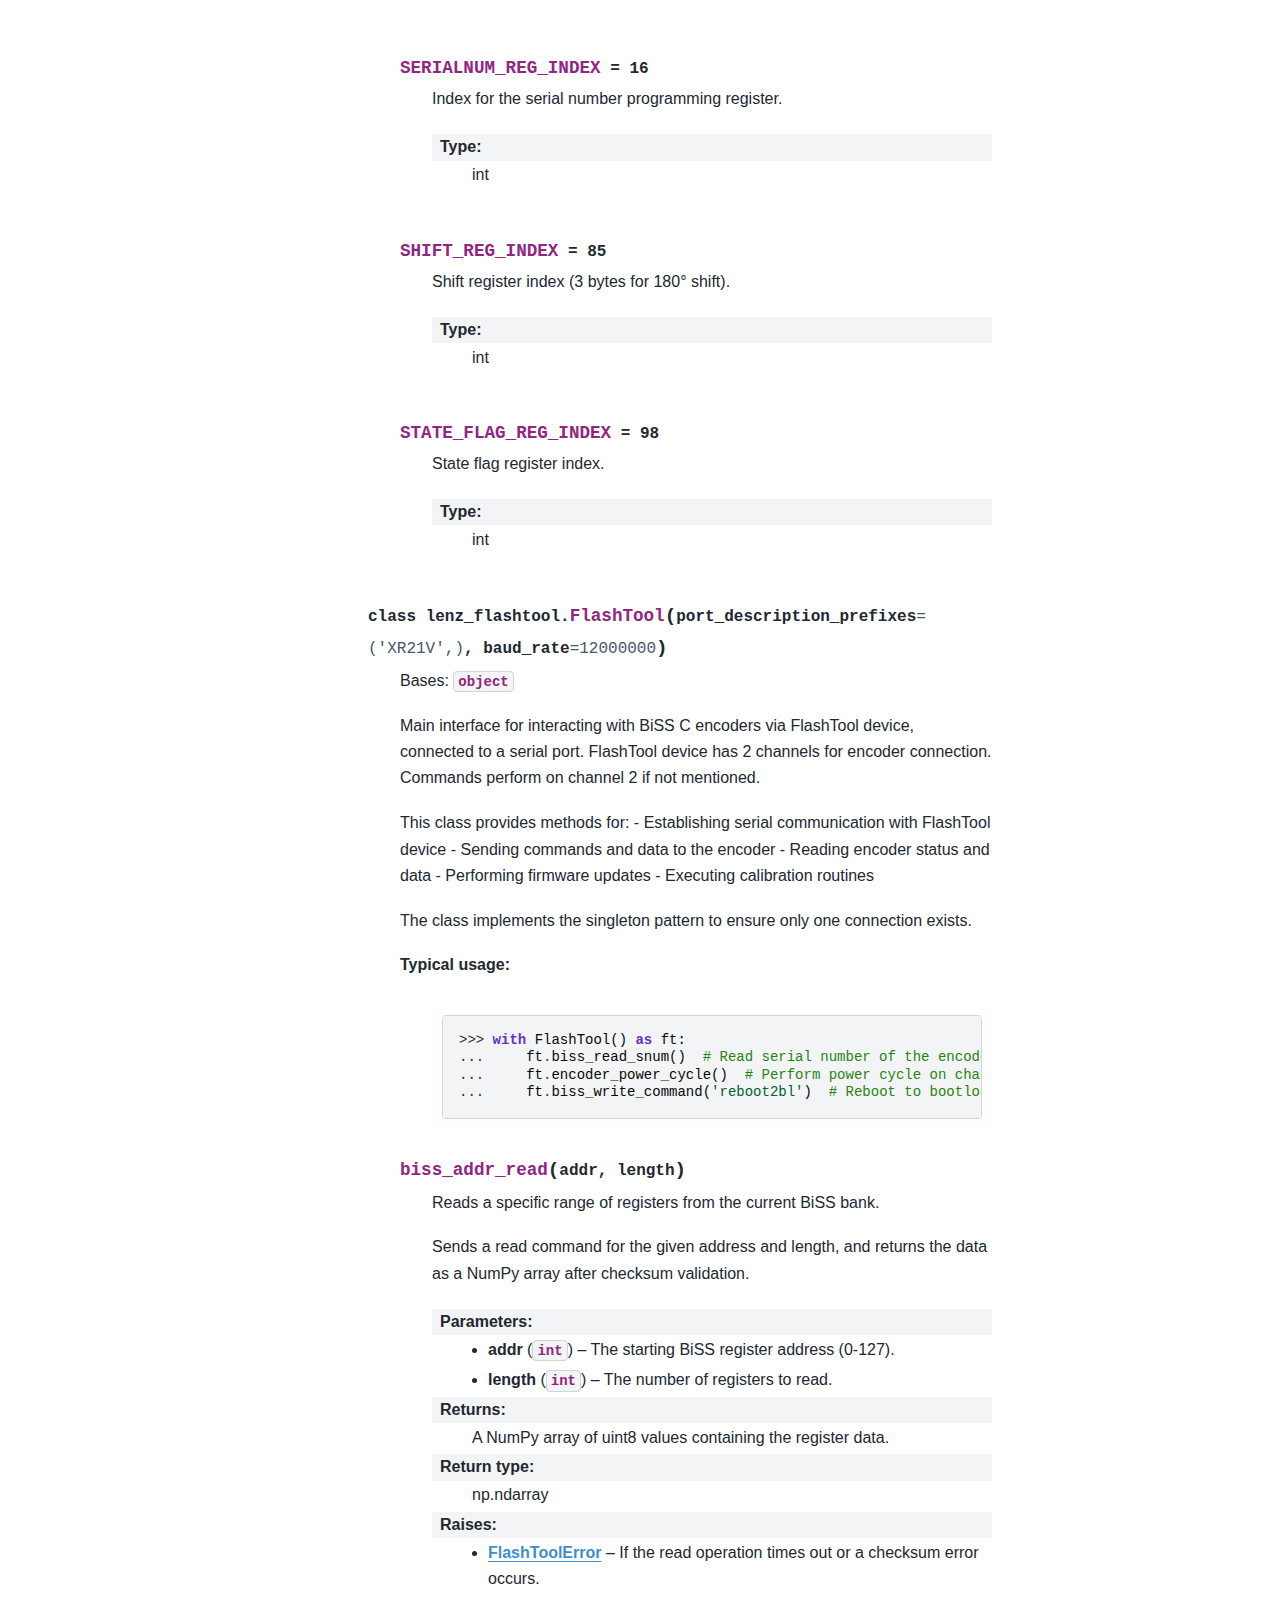
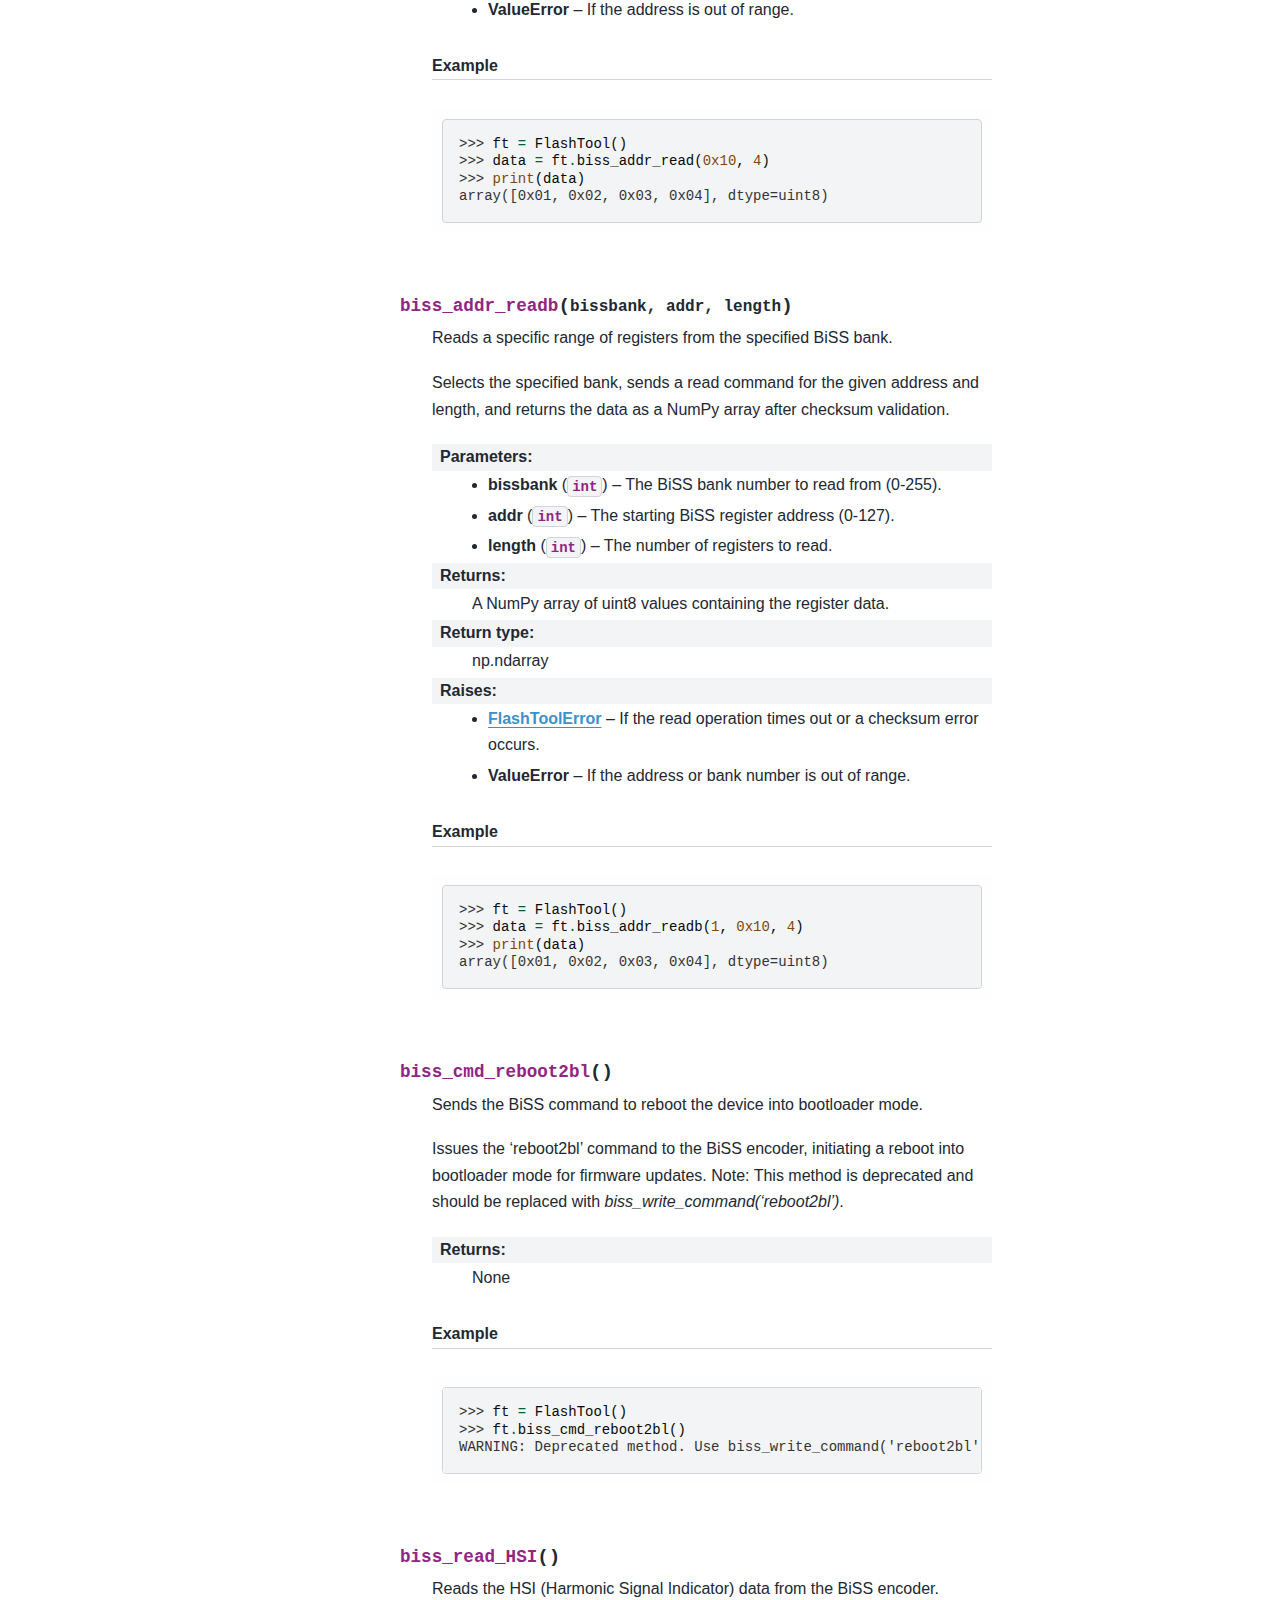
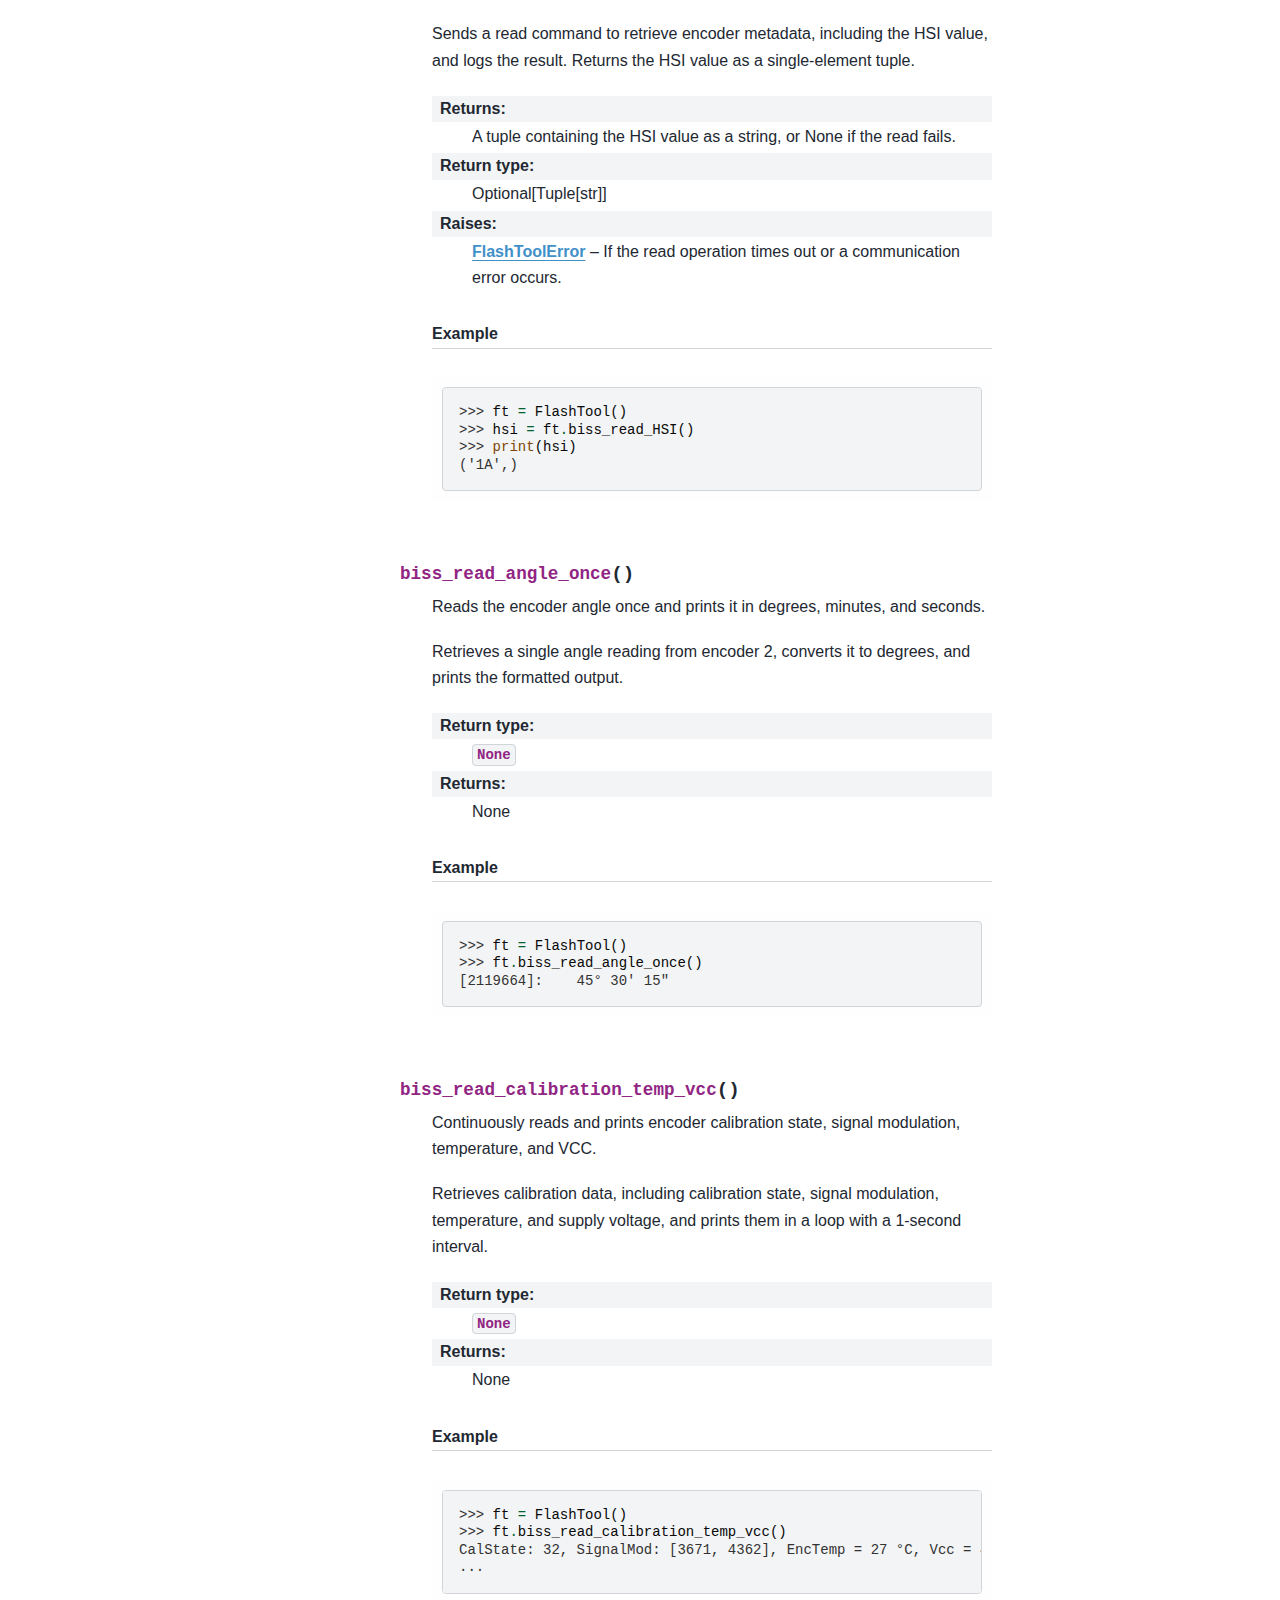
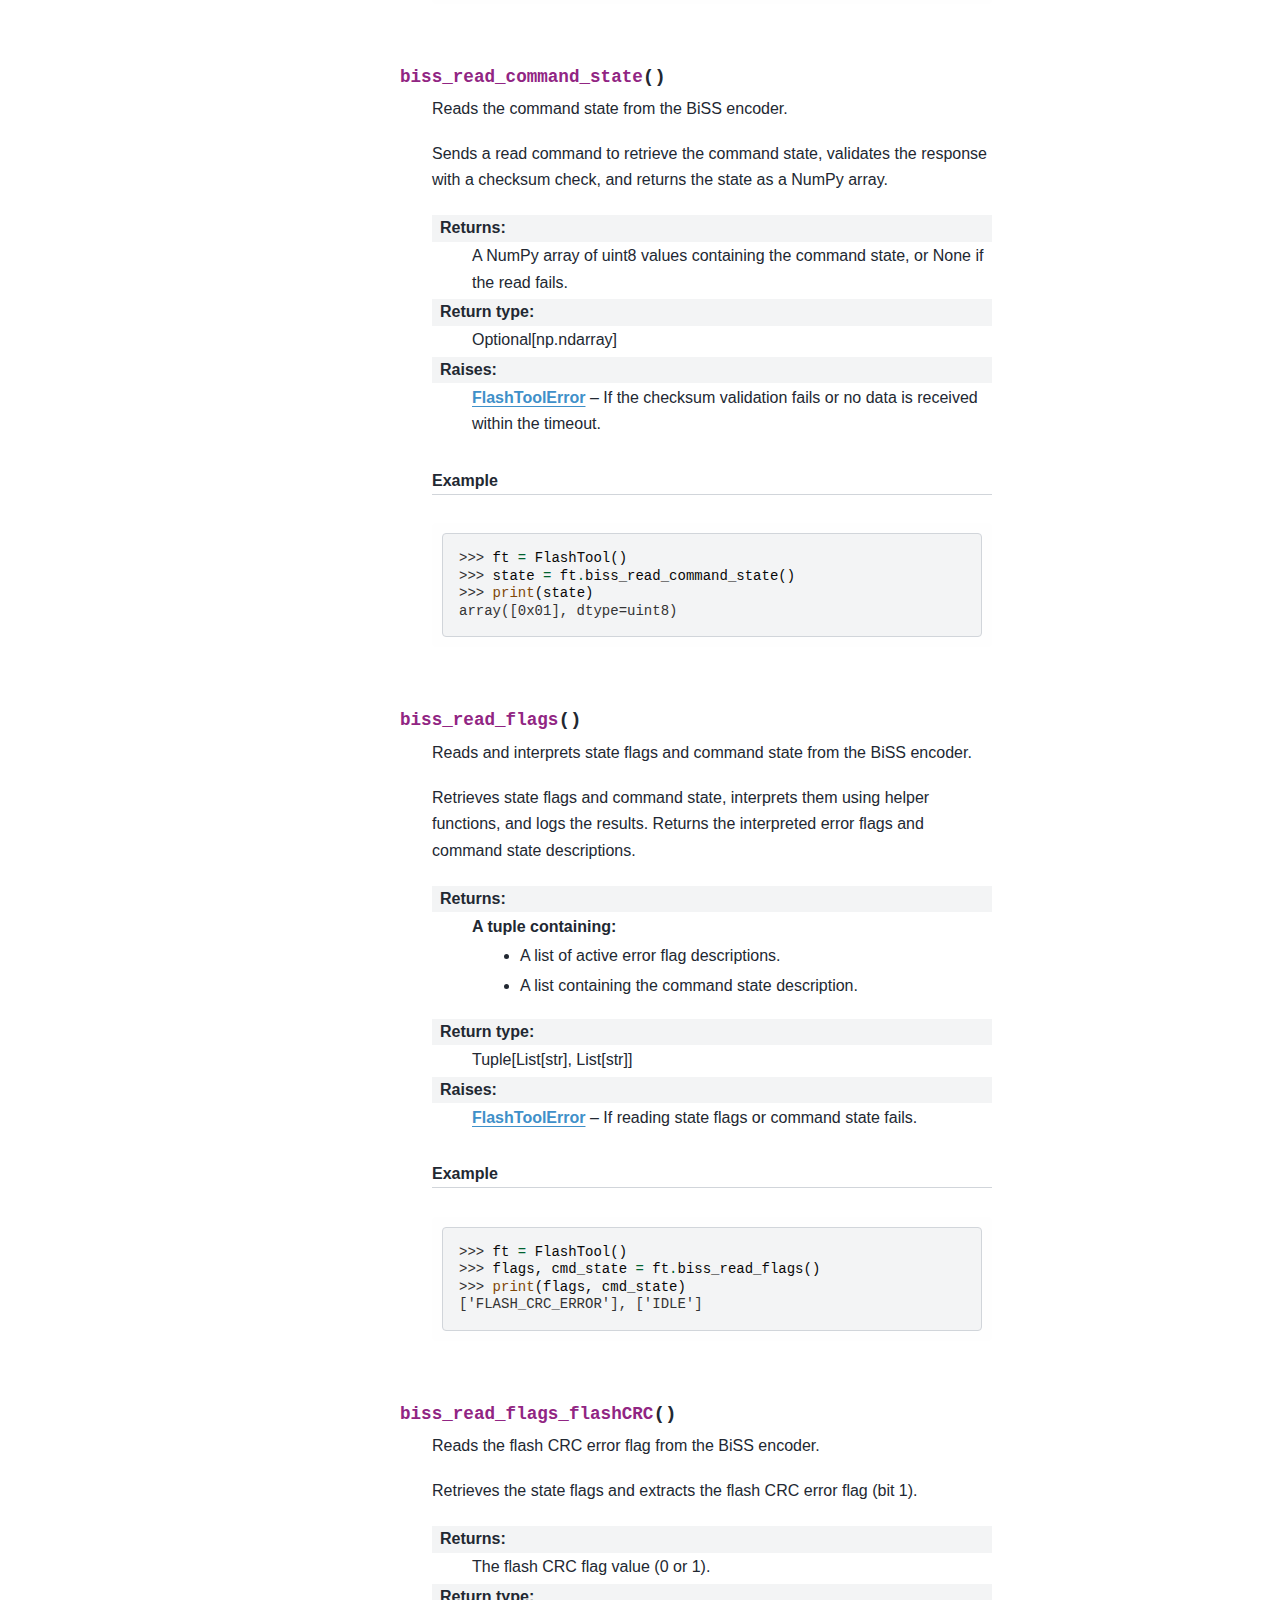
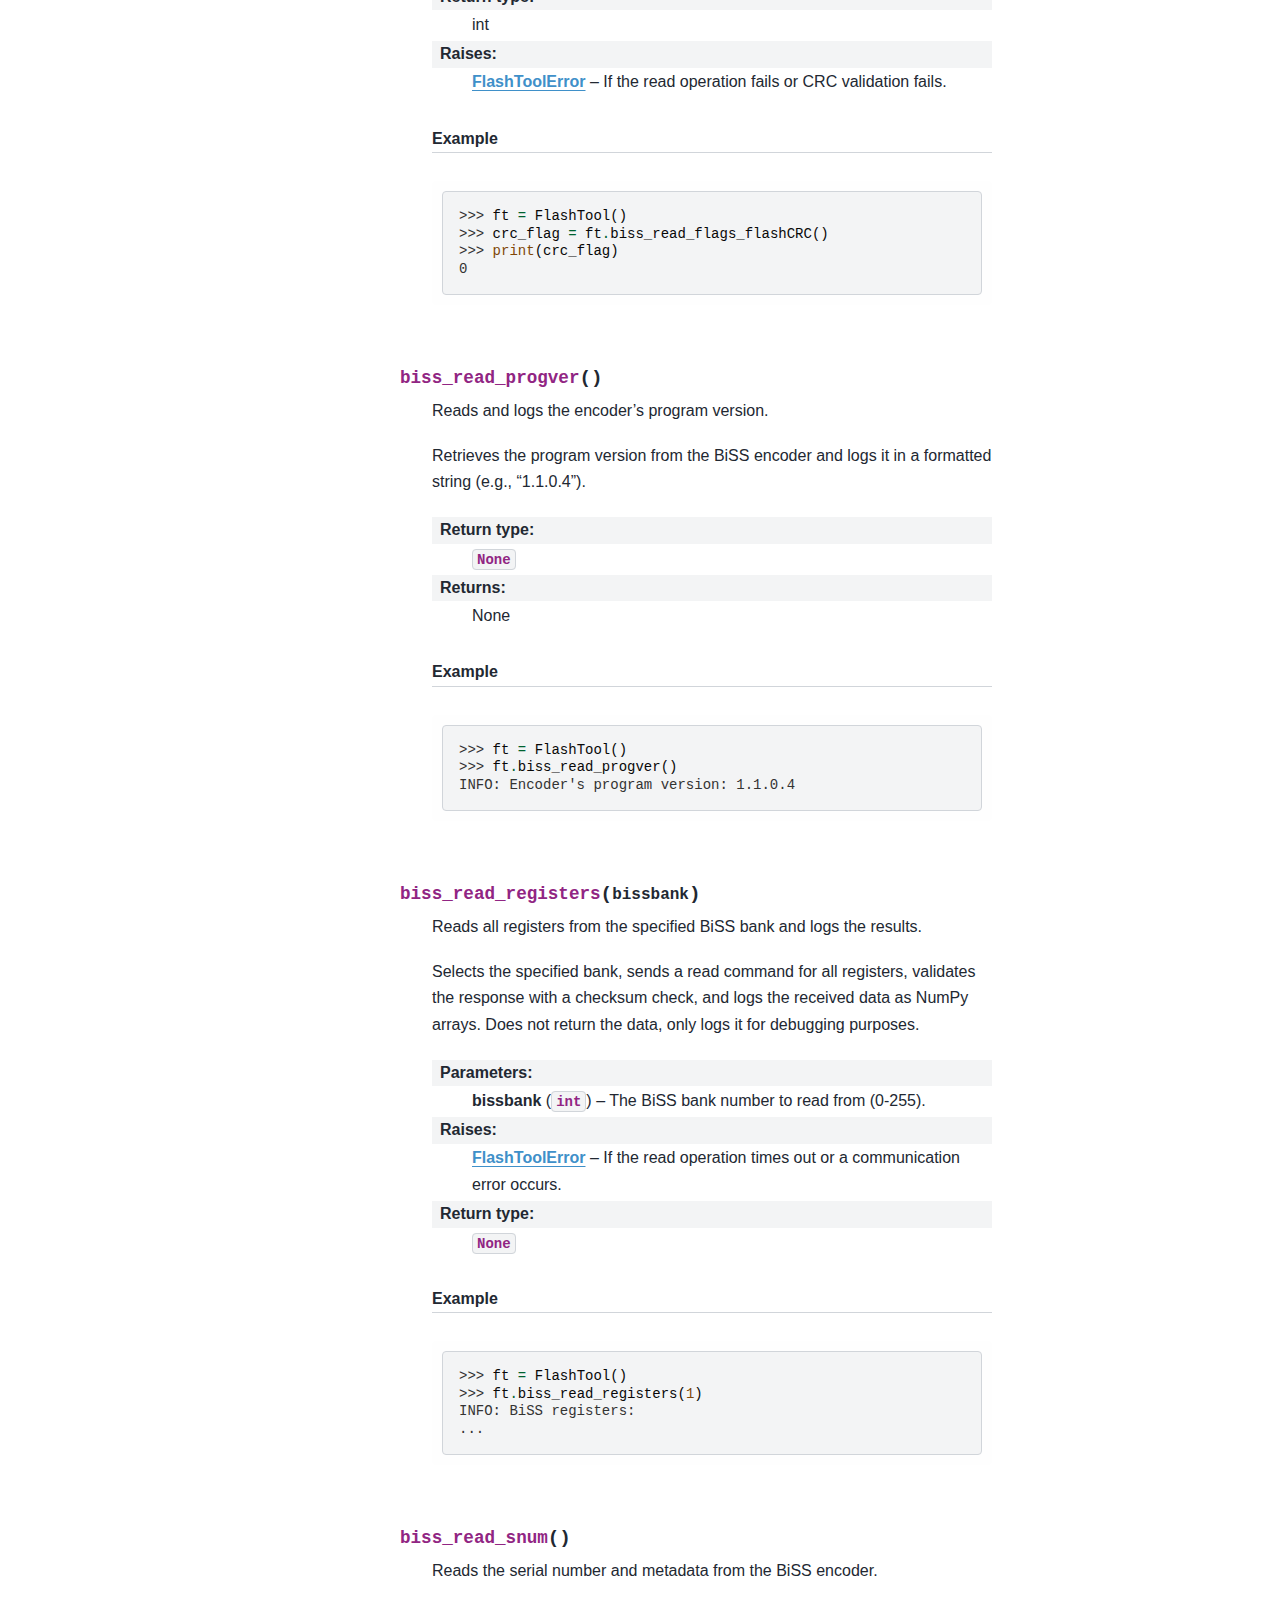
<file: docs/_build/html/api.html>
<!DOCTYPE html>


<html lang="en" data-content_root="./" >

  <head>
    <meta charset="utf-8" />
    <meta name="viewport" content="width=device-width, initial-scale=1.0" /><meta name="viewport" content="width=device-width, initial-scale=1" />

    <title>lenz-flashtool Library API Reference &#8212; lenz-flashtool 0.1.9 documentation</title>
  
  
  
  <script data-cfasync="false">
    document.documentElement.dataset.mode = localStorage.getItem("mode") || "";
    document.documentElement.dataset.theme = localStorage.getItem("theme") || "";
  </script>
  <!--
    this give us a css class that will be invisible only if js is disabled
  -->
  <noscript>
    <style>
      .pst-js-only { display: none !important; }

    </style>
  </noscript>
  
  <!-- Loaded before other Sphinx assets -->
  <link href="_static/styles/theme.css?digest=8878045cc6db502f8baf" rel="stylesheet" />
<link href="_static/styles/pydata-sphinx-theme.css?digest=8878045cc6db502f8baf" rel="stylesheet" />

    <link rel="stylesheet" type="text/css" href="_static/pygments.css?v=5349f25f" />
    <link rel="stylesheet" type="text/css" href="_static/sphinx-design.min.css?v=95c83b7e" />
    <link rel="stylesheet" type="text/css" href="_static/custom.css?v=ce421a57" />
  
  <!-- So that users can add custom icons -->
  <script src="_static/scripts/fontawesome.js?digest=8878045cc6db502f8baf"></script>
  <!-- Pre-loaded scripts that we'll load fully later -->
  <link rel="preload" as="script" href="_static/scripts/bootstrap.js?digest=8878045cc6db502f8baf" />
<link rel="preload" as="script" href="_static/scripts/pydata-sphinx-theme.js?digest=8878045cc6db502f8baf" />

    <script src="_static/documentation_options.js?v=8618f531"></script>
    <script src="_static/doctools.js?v=9bcbadda"></script>
    <script src="_static/sphinx_highlight.js?v=dc90522c"></script>
    <script src="_static/design-tabs.js?v=f930bc37"></script>
    <script>DOCUMENTATION_OPTIONS.pagename = 'api';</script>
    <link rel="icon" href="_static/favicon.ico"/>
    <link rel="index" title="Index" href="genindex.html" />
    <link rel="search" title="Search" href="search.html" />
    <link rel="next" title="FlashTool Module" href="FlashTool.html" />
    <link rel="prev" title="Usage" href="usage.html" />
  <meta name="viewport" content="width=device-width, initial-scale=1"/>
  <meta name="docsearch:language" content="en"/>
  <meta name="docsearch:version" content="" />
  </head>
  
  
  <body data-bs-spy="scroll" data-bs-target=".bd-toc-nav" data-offset="180" data-bs-root-margin="0px 0px -60%" data-default-mode="">

  
  
  <div id="pst-skip-link" class="skip-link d-print-none"><a href="#main-content">Skip to main content</a></div>
  
  <div id="pst-scroll-pixel-helper"></div>
  
  <button type="button" class="btn rounded-pill" id="pst-back-to-top">
    <i class="fa-solid fa-arrow-up"></i>Back to top</button>

  
  <dialog id="pst-search-dialog">
    
<form class="bd-search d-flex align-items-center"
      action="search.html"
      method="get">
  <i class="fa-solid fa-magnifying-glass"></i>
  <input type="search"
         class="form-control"
         name="q"
         placeholder="Search the docs ..."
         aria-label="Search the docs ..."
         autocomplete="off"
         autocorrect="off"
         autocapitalize="off"
         spellcheck="false"/>
  <span class="search-button__kbd-shortcut"><kbd class="kbd-shortcut__modifier">Ctrl</kbd>+<kbd>K</kbd></span>
</form>
  </dialog>

  <div class="pst-async-banner-revealer d-none">
  <aside id="bd-header-version-warning" class="d-none d-print-none" aria-label="Version warning"></aside>
</div>

  
    <header class="bd-header navbar navbar-expand-lg bd-navbar d-print-none">
<div class="bd-header__inner bd-page-width">
  <button class="pst-navbar-icon sidebar-toggle primary-toggle" aria-label="Site navigation">
    <span class="fa-solid fa-bars"></span>
  </button>
  
  
  <div class="col-lg-3 navbar-header-items__start">
    
      <div class="navbar-item">

  
    
  

<a class="navbar-brand logo" href="index.html">
  
  
  
  
  
  
    <p class="title logo__title">lenz-flashtool</p>
  
</a></div>
    
  </div>
  
  <div class="col-lg-9 navbar-header-items">
    
    <div class="me-auto navbar-header-items__center">
      
        <div class="navbar-item">
<nav>
  <ul class="bd-navbar-elements navbar-nav">
    
<li class="nav-item ">
  <a class="nav-link nav-internal" href="getting_started.html">
    Getting Started
  </a>
</li>


<li class="nav-item ">
  <a class="nav-link nav-internal" href="installation.html">
    Installation
  </a>
</li>


<li class="nav-item ">
  <a class="nav-link nav-internal" href="usage.html">
    Usage
  </a>
</li>


<li class="nav-item current active">
  <a class="nav-link nav-internal" href="#">
    lenz-flashtool Library API Reference
  </a>
</li>


<li class="nav-item ">
  <a class="nav-link nav-internal" href="FlashTool.html">
    FlashTool Module
  </a>
</li>

            <li class="nav-item dropdown">
                <button class="btn dropdown-toggle nav-item" type="button"
                data-bs-toggle="dropdown" aria-expanded="false"
                aria-controls="pst-nav-more-links">
                    More
                </button>
                <ul id="pst-nav-more-links" class="dropdown-menu">
                    
<li class=" ">
  <a class="nav-link dropdown-item nav-internal" href="BiSS.html">
    BiSS Module
  </a>
</li>


<li class=" ">
  <a class="nav-link dropdown-item nav-internal" href="EncProc.html">
    EncProc Module
  </a>
</li>


<li class=" ">
  <a class="nav-link dropdown-item nav-internal" href="utils.html">
    utils Module
  </a>
</li>


<li class=" ">
  <a class="nav-link dropdown-item nav-internal" href="testing.html">
    testing Module
  </a>
</li>


<li class=" ">
  <a class="nav-link dropdown-item nav-internal" href="BiSS%20CLI.html">
    BiSS CLI Module
  </a>
</li>

                </ul>
            </li>
            
  </ul>
</nav></div>
      
    </div>
    
    
    <div class="navbar-header-items__end">
      
        <div class="navbar-item navbar-persistent--container">
          

<button class="btn search-button-field search-button__button pst-js-only" title="Search" aria-label="Search" data-bs-placement="bottom" data-bs-toggle="tooltip">
 <i class="fa-solid fa-magnifying-glass"></i>
 <span class="search-button__default-text">Search</span>
 <span class="search-button__kbd-shortcut"><kbd class="kbd-shortcut__modifier">Ctrl</kbd>+<kbd class="kbd-shortcut__modifier">K</kbd></span>
</button>
        </div>
      
      
        <div class="navbar-item">

<button class="btn btn-sm nav-link pst-navbar-icon theme-switch-button pst-js-only" aria-label="Color mode" data-bs-title="Color mode"  data-bs-placement="bottom" data-bs-toggle="tooltip">
  <i class="theme-switch fa-solid fa-sun                fa-lg" data-mode="light" title="Light"></i>
  <i class="theme-switch fa-solid fa-moon               fa-lg" data-mode="dark"  title="Dark"></i>
  <i class="theme-switch fa-solid fa-circle-half-stroke fa-lg" data-mode="auto"  title="System Settings"></i>
</button></div>
      
    </div>
    
  </div>
  
  
    <div class="navbar-persistent--mobile">

<button class="btn search-button-field search-button__button pst-js-only" title="Search" aria-label="Search" data-bs-placement="bottom" data-bs-toggle="tooltip">
 <i class="fa-solid fa-magnifying-glass"></i>
 <span class="search-button__default-text">Search</span>
 <span class="search-button__kbd-shortcut"><kbd class="kbd-shortcut__modifier">Ctrl</kbd>+<kbd class="kbd-shortcut__modifier">K</kbd></span>
</button>
    </div>
  

  
    <button class="pst-navbar-icon sidebar-toggle secondary-toggle" aria-label="On this page">
      <span class="fa-solid fa-outdent"></span>
    </button>
  
</div>

    </header>
  

  <div class="bd-container">
    <div class="bd-container__inner bd-page-width">
      
      
      
      <dialog id="pst-primary-sidebar-modal"></dialog>
      <div id="pst-primary-sidebar" class="bd-sidebar-primary bd-sidebar">
        

  
  <div class="sidebar-header-items sidebar-primary__section">
    
    
      <div class="sidebar-header-items__center">
        
          
          
            <div class="navbar-item">
<nav>
  <ul class="bd-navbar-elements navbar-nav">
    
<li class="nav-item ">
  <a class="nav-link nav-internal" href="getting_started.html">
    Getting Started
  </a>
</li>


<li class="nav-item ">
  <a class="nav-link nav-internal" href="installation.html">
    Installation
  </a>
</li>


<li class="nav-item ">
  <a class="nav-link nav-internal" href="usage.html">
    Usage
  </a>
</li>


<li class="nav-item current active">
  <a class="nav-link nav-internal" href="#">
    lenz-flashtool Library API Reference
  </a>
</li>


<li class="nav-item ">
  <a class="nav-link nav-internal" href="FlashTool.html">
    FlashTool Module
  </a>
</li>


<li class="nav-item ">
  <a class="nav-link nav-internal" href="BiSS.html">
    BiSS Module
  </a>
</li>


<li class="nav-item ">
  <a class="nav-link nav-internal" href="EncProc.html">
    EncProc Module
  </a>
</li>


<li class="nav-item ">
  <a class="nav-link nav-internal" href="utils.html">
    utils Module
  </a>
</li>


<li class="nav-item ">
  <a class="nav-link nav-internal" href="testing.html">
    testing Module
  </a>
</li>


<li class="nav-item ">
  <a class="nav-link nav-internal" href="BiSS%20CLI.html">
    BiSS CLI Module
  </a>
</li>

  </ul>
</nav></div>
          
        
      </div>
    
    
    
      <div class="sidebar-header-items__end">
        
          <div class="navbar-item">

<button class="btn btn-sm nav-link pst-navbar-icon theme-switch-button pst-js-only" aria-label="Color mode" data-bs-title="Color mode"  data-bs-placement="bottom" data-bs-toggle="tooltip">
  <i class="theme-switch fa-solid fa-sun                fa-lg" data-mode="light" title="Light"></i>
  <i class="theme-switch fa-solid fa-moon               fa-lg" data-mode="dark"  title="Dark"></i>
  <i class="theme-switch fa-solid fa-circle-half-stroke fa-lg" data-mode="auto"  title="System Settings"></i>
</button></div>
        
      </div>
    
  </div>
  
    <div class="sidebar-primary-items__start sidebar-primary__section">
        <div class="sidebar-primary-item">
<nav class="bd-docs-nav bd-links"
     aria-label="Section Navigation">
  <p class="bd-links__title" role="heading" aria-level="1">Section Navigation</p>
  <div class="bd-toc-item navbar-nav"></div>
</nav></div>
        <div class="sidebar-primary-item">
<h3><a href="index.html">Table of Contents</a></h3>
<p aria-level="2" class="caption" role="heading"><span class="caption-text">User Guide</span></p>
<ul>
<li class="toctree-l1"><a class="reference internal" href="getting_started.html">Getting Started</a></li>
<li class="toctree-l1"><a class="reference internal" href="installation.html">Installation</a></li>
<li class="toctree-l1"><a class="reference internal" href="usage.html">Usage</a></li>
</ul>
<p aria-level="2" class="caption" role="heading"><span class="caption-text">API Reference</span></p>
<ul class="current">
<li class="toctree-l1 current"><a class="current reference internal" href="#">lenz-flashtool Library API Reference</a><ul>
<li class="toctree-l2"><a class="reference internal" href="#lenz_flashtool.BiSSBank"><code class="docutils literal notranslate"><span class="pre">BiSSBank</span></code></a></li>
<li class="toctree-l2"><a class="reference internal" href="#lenz_flashtool.FlashTool"><code class="docutils literal notranslate"><span class="pre">FlashTool</span></code></a></li>
<li class="toctree-l2"><a class="reference internal" href="#lenz_flashtool.FlashToolError"><code class="docutils literal notranslate"><span class="pre">FlashToolError</span></code></a></li>
<li class="toctree-l2"><a class="reference internal" href="#lenz_flashtool.LenzEncoderProcessor"><code class="docutils literal notranslate"><span class="pre">LenzEncoderProcessor</span></code></a></li>
<li class="toctree-l2"><a class="reference internal" href="#lenz_flashtool.MockFlashTool"><code class="docutils literal notranslate"><span class="pre">MockFlashTool</span></code></a></li>
<li class="toctree-l2"><a class="reference internal" href="#lenz_flashtool.TermColors"><code class="docutils literal notranslate"><span class="pre">TermColors</span></code></a></li>
<li class="toctree-l2"><a class="reference internal" href="#lenz_flashtool.UartBootloaderSeq"><code class="docutils literal notranslate"><span class="pre">UartBootloaderSeq</span></code></a></li>
<li class="toctree-l2"><a class="reference internal" href="#lenz_flashtool.UartCmd"><code class="docutils literal notranslate"><span class="pre">UartCmd</span></code></a></li>
<li class="toctree-l2"><a class="reference internal" href="#lenz_flashtool.biss_send_dif"><code class="docutils literal notranslate"><span class="pre">biss_send_dif()</span></code></a></li>
<li class="toctree-l2"><a class="reference internal" href="#lenz_flashtool.biss_send_hex"><code class="docutils literal notranslate"><span class="pre">biss_send_hex()</span></code></a></li>
<li class="toctree-l2"><a class="reference internal" href="#lenz_flashtool.calculate_checksum"><code class="docutils literal notranslate"><span class="pre">calculate_checksum()</span></code></a></li>
<li class="toctree-l2"><a class="reference internal" href="#lenz_flashtool.connect_and_enter_fw"><code class="docutils literal notranslate"><span class="pre">connect_and_enter_fw()</span></code></a></li>
<li class="toctree-l2"><a class="reference internal" href="#lenz_flashtool.connect_and_stay_in_bl"><code class="docutils literal notranslate"><span class="pre">connect_and_stay_in_bl()</span></code></a></li>
<li class="toctree-l2"><a class="reference internal" href="#lenz_flashtool.dif2hex"><code class="docutils literal notranslate"><span class="pre">dif2hex()</span></code></a></li>
<li class="toctree-l2"><a class="reference internal" href="#lenz_flashtool.generate_hex_line"><code class="docutils literal notranslate"><span class="pre">generate_hex_line()</span></code></a></li>
<li class="toctree-l2"><a class="reference internal" href="#lenz_flashtool.get_nonce"><code class="docutils literal notranslate"><span class="pre">get_nonce()</span></code></a></li>
<li class="toctree-l2"><a class="reference internal" href="#lenz_flashtool.init_logging"><code class="docutils literal notranslate"><span class="pre">init_logging()</span></code></a></li>
<li class="toctree-l2"><a class="reference internal" href="#lenz_flashtool.plot"><code class="docutils literal notranslate"><span class="pre">plot()</span></code></a></li>
<li class="toctree-l2"><a class="reference internal" href="#lenz_flashtool.plot2"><code class="docutils literal notranslate"><span class="pre">plot2()</span></code></a></li>
<li class="toctree-l2"><a class="reference internal" href="#lenz_flashtool.prep_hex"><code class="docutils literal notranslate"><span class="pre">prep_hex()</span></code></a></li>
<li class="toctree-l2"><a class="reference internal" href="#lenz_flashtool.read_hex_file_irs"><code class="docutils literal notranslate"><span class="pre">read_hex_file_irs()</span></code></a></li>
<li class="toctree-l2"><a class="reference internal" href="#lenz_flashtool.send_hex_irs_enc"><code class="docutils literal notranslate"><span class="pre">send_hex_irs_enc()</span></code></a></li>
</ul>
</li>
<li class="toctree-l1"><a class="reference internal" href="FlashTool.html">FlashTool Module</a></li>
<li class="toctree-l1"><a class="reference internal" href="BiSS.html">BiSS Module</a></li>
<li class="toctree-l1"><a class="reference internal" href="EncProc.html">EncProc Module</a></li>
<li class="toctree-l1"><a class="reference internal" href="utils.html">utils Module</a></li>
<li class="toctree-l1"><a class="reference internal" href="testing.html">testing Module</a></li>
<li class="toctree-l1"><a class="reference internal" href="BiSS%20CLI.html">BiSS CLI Module</a></li>
</ul>
</div>
    </div>
  
  
  <div class="sidebar-primary-items__end sidebar-primary__section">
      <div class="sidebar-primary-item">
<div id="ethical-ad-placement"
      class="flat"
      data-ea-publisher="readthedocs"
      data-ea-type="readthedocs-sidebar"
      data-ea-manual="true">
</div></div>
  </div>


      </div>
      
      <main id="main-content" class="bd-main" role="main">
        
        
          <div class="bd-content">
            <div class="bd-article-container">
              
              <div class="bd-header-article d-print-none">
<div class="header-article-items header-article__inner">
  
    <div class="header-article-items__start">
      
        <div class="header-article-item">

<nav aria-label="Breadcrumb" class="d-print-none">
  <ul class="bd-breadcrumbs">
    
    <li class="breadcrumb-item breadcrumb-home">
      <a href="index.html" class="nav-link" aria-label="Home">
        <i class="fa-solid fa-home"></i>
      </a>
    </li>
    <li class="breadcrumb-item active" aria-current="page"><span class="ellipsis">lenz-flashtool Library API Reference</span></li>
  </ul>
</nav>
</div>
      
    </div>
  
  
</div>
</div>
              
              
              
                
<div id="searchbox"></div>
                <article class="bd-article">
                  
  <section id="module-lenz_flashtool">
<span id="lenz-flashtool-library-api-reference"></span><h1>lenz-flashtool Library API Reference<a class="headerlink" href="#module-lenz_flashtool" title="Link to this heading">#</a></h1>
<p>FlashTool library for BiSS C Firmware Update and Calibration.</p>
<p>This library provides functions for interfacing with BiSS C encoders using LENZ FlashTool, performing firmware updates,
and executing calibration routines.</p>
<dl class="simple">
<dt>Author:</dt><dd><p>LENZ ENCODERS, 2020-2025</p>
</dd>
</dl>
<dl class="py class">
<dt class="sig sig-object py" id="lenz_flashtool.BiSSBank">
<em class="property"><span class="k"><span class="pre">class</span></span><span class="w"> </span></em><span class="sig-prename descclassname"><span class="pre">lenz_flashtool.</span></span><span class="sig-name descname"><span class="pre">BiSSBank</span></span><span class="sig-paren">(</span><em class="sig-param"><span class="o"><span class="pre">*</span></span><span class="n"><span class="pre">values</span></span></em><span class="sig-paren">)</span><a class="headerlink" href="#lenz_flashtool.BiSSBank" title="Link to this definition">#</a></dt>
<dd><p>Bases: <code class="xref py py-class docutils literal notranslate"><span class="pre">IntEnum</span></code></p>
<p>Enumeration of BiSS C encoder register indices and banking constants.</p>
<p>Defines indices for programmable registers (0-63), fixed-address registers (64-127),
and constants for the banking system. Each constant represents either a register index
or a size/bank definition used for device configuration, operation, and data access.</p>
<dl class="py attribute">
<dt class="sig sig-object py" id="lenz_flashtool.BiSSBank.BANKS_PER_PAGE">
<span class="sig-name descname"><span class="pre">BANKS_PER_PAGE</span></span><em class="property"><span class="w"> </span><span class="p"><span class="pre">=</span></span><span class="w"> </span><span class="pre">32</span></em><a class="headerlink" href="#lenz_flashtool.BiSSBank.BANKS_PER_PAGE" title="Link to this definition">#</a></dt>
<dd><p>Number of banks per page.</p>
<dl class="field-list simple">
<dt class="field-odd">Type<span class="colon">:</span></dt>
<dd class="field-odd"><p>int</p>
</dd>
</dl>
</dd></dl>

<dl class="py attribute">
<dt class="sig sig-object py" id="lenz_flashtool.BiSSBank.BISS_BANK_SERV">
<span class="sig-name descname"><span class="pre">BISS_BANK_SERV</span></span><em class="property"><span class="w"> </span><span class="p"><span class="pre">=</span></span><span class="w"> </span><span class="pre">2</span></em><a class="headerlink" href="#lenz_flashtool.BiSSBank.BISS_BANK_SERV" title="Link to this definition">#</a></dt>
<dd><p>Service bank index.</p>
<dl class="field-list simple">
<dt class="field-odd">Type<span class="colon">:</span></dt>
<dd class="field-odd"><p>int</p>
</dd>
</dl>
</dd></dl>

<dl class="py attribute">
<dt class="sig sig-object py" id="lenz_flashtool.BiSSBank.BISS_USERBANK_END">
<span class="sig-name descname"><span class="pre">BISS_USERBANK_END</span></span><em class="property"><span class="w"> </span><span class="p"><span class="pre">=</span></span><span class="w"> </span><span class="pre">37</span></em><a class="headerlink" href="#lenz_flashtool.BiSSBank.BISS_USERBANK_END" title="Link to this definition">#</a></dt>
<dd><p>End index of user banks.</p>
<dl class="field-list simple">
<dt class="field-odd">Type<span class="colon">:</span></dt>
<dd class="field-odd"><p>int</p>
</dd>
</dl>
</dd></dl>

<dl class="py attribute">
<dt class="sig sig-object py" id="lenz_flashtool.BiSSBank.BISS_USERBANK_START">
<span class="sig-name descname"><span class="pre">BISS_USERBANK_START</span></span><em class="property"><span class="w"> </span><span class="p"><span class="pre">=</span></span><span class="w"> </span><span class="pre">5</span></em><a class="headerlink" href="#lenz_flashtool.BiSSBank.BISS_USERBANK_START" title="Link to this definition">#</a></dt>
<dd><p>Start index of user banks.</p>
<dl class="field-list simple">
<dt class="field-odd">Type<span class="colon">:</span></dt>
<dd class="field-odd"><p>int</p>
</dd>
</dl>
</dd></dl>

<dl class="py attribute">
<dt class="sig sig-object py" id="lenz_flashtool.BiSSBank.BOOTLOADER_VER_REG_INDEX">
<span class="sig-name descname"><span class="pre">BOOTLOADER_VER_REG_INDEX</span></span><em class="property"><span class="w"> </span><span class="p"><span class="pre">=</span></span><span class="w"> </span><span class="pre">108</span></em><a class="headerlink" href="#lenz_flashtool.BiSSBank.BOOTLOADER_VER_REG_INDEX" title="Link to this definition">#</a></dt>
<dd><p>Bootloader version register index.</p>
<dl class="field-list simple">
<dt class="field-odd">Type<span class="colon">:</span></dt>
<dd class="field-odd"><p>int</p>
</dd>
</dl>
</dd></dl>

<dl class="py attribute">
<dt class="sig sig-object py" id="lenz_flashtool.BiSSBank.BOOTLOADER_VER_SIZE">
<span class="sig-name descname"><span class="pre">BOOTLOADER_VER_SIZE</span></span><em class="property"><span class="w"> </span><span class="p"><span class="pre">=</span></span><span class="w"> </span><span class="pre">4</span></em><a class="headerlink" href="#lenz_flashtool.BiSSBank.BOOTLOADER_VER_SIZE" title="Link to this definition">#</a></dt>
<dd><p>Bootloader version size in bytes.</p>
<dl class="field-list simple">
<dt class="field-odd">Type<span class="colon">:</span></dt>
<dd class="field-odd"><p>int</p>
</dd>
</dl>
</dd></dl>

<dl class="py attribute">
<dt class="sig sig-object py" id="lenz_flashtool.BiSSBank.BSEL_REG_INDEX">
<span class="sig-name descname"><span class="pre">BSEL_REG_INDEX</span></span><em class="property"><span class="w"> </span><span class="p"><span class="pre">=</span></span><span class="w"> </span><span class="pre">64</span></em><a class="headerlink" href="#lenz_flashtool.BiSSBank.BSEL_REG_INDEX" title="Link to this definition">#</a></dt>
<dd><p>Bank select register index.</p>
<dl class="field-list simple">
<dt class="field-odd">Type<span class="colon">:</span></dt>
<dd class="field-odd"><p>int</p>
</dd>
</dl>
</dd></dl>

<dl class="py attribute">
<dt class="sig sig-object py" id="lenz_flashtool.BiSSBank.CMD_REG_INDEX">
<span class="sig-name descname"><span class="pre">CMD_REG_INDEX</span></span><em class="property"><span class="w"> </span><span class="p"><span class="pre">=</span></span><span class="w"> </span><span class="pre">72</span></em><a class="headerlink" href="#lenz_flashtool.BiSSBank.CMD_REG_INDEX" title="Link to this definition">#</a></dt>
<dd><p>Command register index - 2 bytes.</p>
<dl class="field-list simple">
<dt class="field-odd">Type<span class="colon">:</span></dt>
<dd class="field-odd"><p>int</p>
</dd>
</dl>
</dd></dl>

<dl class="py attribute">
<dt class="sig sig-object py" id="lenz_flashtool.BiSSBank.CMD_STATE_FLAG_REG_INDEX">
<span class="sig-name descname"><span class="pre">CMD_STATE_FLAG_REG_INDEX</span></span><em class="property"><span class="w"> </span><span class="p"><span class="pre">=</span></span><span class="w"> </span><span class="pre">97</span></em><a class="headerlink" href="#lenz_flashtool.BiSSBank.CMD_STATE_FLAG_REG_INDEX" title="Link to this definition">#</a></dt>
<dd><p>Command state flag register index.</p>
<dl class="field-list simple">
<dt class="field-odd">Type<span class="colon">:</span></dt>
<dd class="field-odd"><p>int</p>
</dd>
</dl>
</dd></dl>

<dl class="py attribute">
<dt class="sig sig-object py" id="lenz_flashtool.BiSSBank.CRC32_REG_INDEX">
<span class="sig-name descname"><span class="pre">CRC32_REG_INDEX</span></span><em class="property"><span class="w"> </span><span class="p"><span class="pre">=</span></span><span class="w"> </span><span class="pre">12</span></em><a class="headerlink" href="#lenz_flashtool.BiSSBank.CRC32_REG_INDEX" title="Link to this definition">#</a></dt>
<dd><p>Index for the CRC32 register for data integrity checks while programming.</p>
<dl class="field-list simple">
<dt class="field-odd">Type<span class="colon">:</span></dt>
<dd class="field-odd"><p>int</p>
</dd>
</dl>
</dd></dl>

<dl class="py attribute">
<dt class="sig sig-object py" id="lenz_flashtool.BiSSBank.CRC_ARRAY_REG_INDEX">
<span class="sig-name descname"><span class="pre">CRC_ARRAY_REG_INDEX</span></span><em class="property"><span class="w"> </span><span class="p"><span class="pre">=</span></span><span class="w"> </span><span class="pre">24</span></em><a class="headerlink" href="#lenz_flashtool.BiSSBank.CRC_ARRAY_REG_INDEX" title="Link to this definition">#</a></dt>
<dd><p>CRC array programming register index.</p>
<dl class="field-list simple">
<dt class="field-odd">Type<span class="colon">:</span></dt>
<dd class="field-odd"><p>int</p>
</dd>
</dl>
</dd></dl>

<dl class="py attribute">
<dt class="sig sig-object py" id="lenz_flashtool.BiSSBank.DEVID_CRC_REG_INDEX">
<span class="sig-name descname"><span class="pre">DEVID_CRC_REG_INDEX</span></span><em class="property"><span class="w"> </span><span class="p"><span class="pre">=</span></span><span class="w"> </span><span class="pre">27</span></em><a class="headerlink" href="#lenz_flashtool.BiSSBank.DEVID_CRC_REG_INDEX" title="Link to this definition">#</a></dt>
<dd><p>Device ID CRC programming register index.</p>
<dl class="field-list simple">
<dt class="field-odd">Type<span class="colon">:</span></dt>
<dd class="field-odd"><p>int</p>
</dd>
</dl>
</dd></dl>

<dl class="py attribute">
<dt class="sig sig-object py" id="lenz_flashtool.BiSSBank.DEVID_H_REG_INDEX">
<span class="sig-name descname"><span class="pre">DEVID_H_REG_INDEX</span></span><em class="property"><span class="w"> </span><span class="p"><span class="pre">=</span></span><span class="w"> </span><span class="pre">58</span></em><a class="headerlink" href="#lenz_flashtool.BiSSBank.DEVID_H_REG_INDEX" title="Link to this definition">#</a></dt>
<dd><p>Higher part of device ID programming register index.</p>
<dl class="field-list simple">
<dt class="field-odd">Type<span class="colon">:</span></dt>
<dd class="field-odd"><p>int</p>
</dd>
</dl>
</dd></dl>

<dl class="py attribute">
<dt class="sig sig-object py" id="lenz_flashtool.BiSSBank.DEVID_L_REG_INDEX">
<span class="sig-name descname"><span class="pre">DEVID_L_REG_INDEX</span></span><em class="property"><span class="w"> </span><span class="p"><span class="pre">=</span></span><span class="w"> </span><span class="pre">54</span></em><a class="headerlink" href="#lenz_flashtool.BiSSBank.DEVID_L_REG_INDEX" title="Link to this definition">#</a></dt>
<dd><p>Lower part of device ID programming register index.</p>
<dl class="field-list simple">
<dt class="field-odd">Type<span class="colon">:</span></dt>
<dd class="field-odd"><p>int</p>
</dd>
</dl>
</dd></dl>

<dl class="py attribute">
<dt class="sig sig-object py" id="lenz_flashtool.BiSSBank.DEV_ID_H_REG_INDEX">
<span class="sig-name descname"><span class="pre">DEV_ID_H_REG_INDEX</span></span><em class="property"><span class="w"> </span><span class="p"><span class="pre">=</span></span><span class="w"> </span><span class="pre">120</span></em><a class="headerlink" href="#lenz_flashtool.BiSSBank.DEV_ID_H_REG_INDEX" title="Link to this definition">#</a></dt>
<dd><p>Device ID (high part) register index.</p>
<dl class="field-list simple">
<dt class="field-odd">Type<span class="colon">:</span></dt>
<dd class="field-odd"><p>int</p>
</dd>
</dl>
</dd></dl>

<dl class="py attribute">
<dt class="sig sig-object py" id="lenz_flashtool.BiSSBank.DEV_ID_H_SIZE">
<span class="sig-name descname"><span class="pre">DEV_ID_H_SIZE</span></span><em class="property"><span class="w"> </span><span class="p"><span class="pre">=</span></span><span class="w"> </span><span class="pre">4</span></em><a class="headerlink" href="#lenz_flashtool.BiSSBank.DEV_ID_H_SIZE" title="Link to this definition">#</a></dt>
<dd><p>Device ID (high part) size in bytes.</p>
<dl class="field-list simple">
<dt class="field-odd">Type<span class="colon">:</span></dt>
<dd class="field-odd"><p>int</p>
</dd>
</dl>
</dd></dl>

<dl class="py attribute">
<dt class="sig sig-object py" id="lenz_flashtool.BiSSBank.DEV_ID_L_REG_INDEX">
<span class="sig-name descname"><span class="pre">DEV_ID_L_REG_INDEX</span></span><em class="property"><span class="w"> </span><span class="p"><span class="pre">=</span></span><span class="w"> </span><span class="pre">124</span></em><a class="headerlink" href="#lenz_flashtool.BiSSBank.DEV_ID_L_REG_INDEX" title="Link to this definition">#</a></dt>
<dd><p>Device ID (low part) register index.</p>
<dl class="field-list simple">
<dt class="field-odd">Type<span class="colon">:</span></dt>
<dd class="field-odd"><p>int</p>
</dd>
</dl>
</dd></dl>

<dl class="py attribute">
<dt class="sig sig-object py" id="lenz_flashtool.BiSSBank.DEV_ID_L_SIZE">
<span class="sig-name descname"><span class="pre">DEV_ID_L_SIZE</span></span><em class="property"><span class="w"> </span><span class="p"><span class="pre">=</span></span><span class="w"> </span><span class="pre">2</span></em><a class="headerlink" href="#lenz_flashtool.BiSSBank.DEV_ID_L_SIZE" title="Link to this definition">#</a></dt>
<dd><p>Device ID (low part) size in bytes.</p>
<dl class="field-list simple">
<dt class="field-odd">Type<span class="colon">:</span></dt>
<dd class="field-odd"><p>int</p>
</dd>
</dl>
</dd></dl>

<dl class="py attribute">
<dt class="sig sig-object py" id="lenz_flashtool.BiSSBank.DEV_SN_REG_INDEX">
<span class="sig-name descname"><span class="pre">DEV_SN_REG_INDEX</span></span><em class="property"><span class="w"> </span><span class="p"><span class="pre">=</span></span><span class="w"> </span><span class="pre">68</span></em><a class="headerlink" href="#lenz_flashtool.BiSSBank.DEV_SN_REG_INDEX" title="Link to this definition">#</a></dt>
<dd><p>Device serial number index.</p>
<dl class="field-list simple">
<dt class="field-odd">Type<span class="colon">:</span></dt>
<dd class="field-odd"><p>int</p>
</dd>
</dl>
</dd></dl>

<dl class="py attribute">
<dt class="sig sig-object py" id="lenz_flashtool.BiSSBank.DEV_SN_SIZE">
<span class="sig-name descname"><span class="pre">DEV_SN_SIZE</span></span><em class="property"><span class="w"> </span><span class="p"><span class="pre">=</span></span><span class="w"> </span><span class="pre">4</span></em><a class="headerlink" href="#lenz_flashtool.BiSSBank.DEV_SN_SIZE" title="Link to this definition">#</a></dt>
<dd><p>Device serial number size in bytes.</p>
<dl class="field-list simple">
<dt class="field-odd">Type<span class="colon">:</span></dt>
<dd class="field-odd"><p>int</p>
</dd>
</dl>
</dd></dl>

<dl class="py attribute">
<dt class="sig sig-object py" id="lenz_flashtool.BiSSBank.ENC_DATA_REG_INDEX">
<span class="sig-name descname"><span class="pre">ENC_DATA_REG_INDEX</span></span><em class="property"><span class="w"> </span><span class="p"><span class="pre">=</span></span><span class="w"> </span><span class="pre">74</span></em><a class="headerlink" href="#lenz_flashtool.BiSSBank.ENC_DATA_REG_INDEX" title="Link to this definition">#</a></dt>
<dd><p>Encoder data register index (calibration state, temperature, Vcc, Signal Mod).</p>
<dl class="field-list simple">
<dt class="field-odd">Type<span class="colon">:</span></dt>
<dd class="field-odd"><p>int</p>
</dd>
</dl>
</dd></dl>

<dl class="py attribute">
<dt class="sig sig-object py" id="lenz_flashtool.BiSSBank.FIRSTHARMAMP_REG_INDEX">
<span class="sig-name descname"><span class="pre">FIRSTHARMAMP_REG_INDEX</span></span><em class="property"><span class="w"> </span><span class="p"><span class="pre">=</span></span><span class="w"> </span><span class="pre">80</span></em><a class="headerlink" href="#lenz_flashtool.BiSSBank.FIRSTHARMAMP_REG_INDEX" title="Link to this definition">#</a></dt>
<dd><p>First harmonic amplitude register index.</p>
<dl class="field-list simple">
<dt class="field-odd">Type<span class="colon">:</span></dt>
<dd class="field-odd"><p>int</p>
</dd>
</dl>
</dd></dl>

<dl class="py attribute">
<dt class="sig sig-object py" id="lenz_flashtool.BiSSBank.FIRSTHARMANGLE_REG_INDEX">
<span class="sig-name descname"><span class="pre">FIRSTHARMANGLE_REG_INDEX</span></span><em class="property"><span class="w"> </span><span class="p"><span class="pre">=</span></span><span class="w"> </span><span class="pre">82</span></em><a class="headerlink" href="#lenz_flashtool.BiSSBank.FIRSTHARMANGLE_REG_INDEX" title="Link to this definition">#</a></dt>
<dd><p>First harmonic angle register index.</p>
<dl class="field-list simple">
<dt class="field-odd">Type<span class="colon">:</span></dt>
<dd class="field-odd"><p>int</p>
</dd>
</dl>
</dd></dl>

<dl class="py attribute">
<dt class="sig sig-object py" id="lenz_flashtool.BiSSBank.FIXED_ADDRESSES_START_INDEX">
<span class="sig-name descname"><span class="pre">FIXED_ADDRESSES_START_INDEX</span></span><em class="property"><span class="w"> </span><span class="p"><span class="pre">=</span></span><span class="w"> </span><span class="pre">64</span></em><a class="headerlink" href="#lenz_flashtool.BiSSBank.FIXED_ADDRESSES_START_INDEX" title="Link to this definition">#</a></dt>
<dd><p>Start index of fixed address registers.</p>
<dl class="field-list simple">
<dt class="field-odd">Type<span class="colon">:</span></dt>
<dd class="field-odd"><p>int</p>
</dd>
</dl>
</dd></dl>

<dl class="py attribute">
<dt class="sig sig-object py" id="lenz_flashtool.BiSSBank.FIXED_BANK_SIZE">
<span class="sig-name descname"><span class="pre">FIXED_BANK_SIZE</span></span><em class="property"><span class="w"> </span><span class="p"><span class="pre">=</span></span><span class="w"> </span><span class="pre">64</span></em><a class="headerlink" href="#lenz_flashtool.BiSSBank.FIXED_BANK_SIZE" title="Link to this definition">#</a></dt>
<dd><p>Fixed bank size in bytes.</p>
<dl class="field-list simple">
<dt class="field-odd">Type<span class="colon">:</span></dt>
<dd class="field-odd"><p>int</p>
</dd>
</dl>
</dd></dl>

<dl class="py attribute">
<dt class="sig sig-object py" id="lenz_flashtool.BiSSBank.KEY_CRC_REG_INDEX">
<span class="sig-name descname"><span class="pre">KEY_CRC_REG_INDEX</span></span><em class="property"><span class="w"> </span><span class="p"><span class="pre">=</span></span><span class="w"> </span><span class="pre">26</span></em><a class="headerlink" href="#lenz_flashtool.BiSSBank.KEY_CRC_REG_INDEX" title="Link to this definition">#</a></dt>
<dd><p>Key CRC programming register index.</p>
<dl class="field-list simple">
<dt class="field-odd">Type<span class="colon">:</span></dt>
<dd class="field-odd"><p>int</p>
</dd>
</dl>
</dd></dl>

<dl class="py attribute">
<dt class="sig sig-object py" id="lenz_flashtool.BiSSBank.KEY_REG_INDEX">
<span class="sig-name descname"><span class="pre">KEY_REG_INDEX</span></span><em class="property"><span class="w"> </span><span class="p"><span class="pre">=</span></span><span class="w"> </span><span class="pre">28</span></em><a class="headerlink" href="#lenz_flashtool.BiSSBank.KEY_REG_INDEX" title="Link to this definition">#</a></dt>
<dd><p>Key programming register index.</p>
<dl class="field-list simple">
<dt class="field-odd">Type<span class="colon">:</span></dt>
<dd class="field-odd"><p>int</p>
</dd>
</dl>
</dd></dl>

<dl class="py attribute">
<dt class="sig sig-object py" id="lenz_flashtool.BiSSBank.MFG_ID_SIZE">
<span class="sig-name descname"><span class="pre">MFG_ID_SIZE</span></span><em class="property"><span class="w"> </span><span class="p"><span class="pre">=</span></span><span class="w"> </span><span class="pre">2</span></em><a class="headerlink" href="#lenz_flashtool.BiSSBank.MFG_ID_SIZE" title="Link to this definition">#</a></dt>
<dd><p>Manufacturer ID size in bytes.</p>
<dl class="field-list simple">
<dt class="field-odd">Type<span class="colon">:</span></dt>
<dd class="field-odd"><p>int</p>
</dd>
</dl>
</dd></dl>

<dl class="py attribute">
<dt class="sig sig-object py" id="lenz_flashtool.BiSSBank.MFG_REG_INDEX">
<span class="sig-name descname"><span class="pre">MFG_REG_INDEX</span></span><em class="property"><span class="w"> </span><span class="p"><span class="pre">=</span></span><span class="w"> </span><span class="pre">116</span></em><a class="headerlink" href="#lenz_flashtool.BiSSBank.MFG_REG_INDEX" title="Link to this definition">#</a></dt>
<dd><p>Manufacturing date register index.</p>
<dl class="field-list simple">
<dt class="field-odd">Type<span class="colon">:</span></dt>
<dd class="field-odd"><p>int</p>
</dd>
</dl>
</dd></dl>

<dl class="py attribute">
<dt class="sig sig-object py" id="lenz_flashtool.BiSSBank.MFG_REG_SIZE">
<span class="sig-name descname"><span class="pre">MFG_REG_SIZE</span></span><em class="property"><span class="w"> </span><span class="p"><span class="pre">=</span></span><span class="w"> </span><span class="pre">4</span></em><a class="headerlink" href="#lenz_flashtool.BiSSBank.MFG_REG_SIZE" title="Link to this definition">#</a></dt>
<dd><p>Manufacturer date register size in bytes.</p>
<dl class="field-list simple">
<dt class="field-odd">Type<span class="colon">:</span></dt>
<dd class="field-odd"><p>int</p>
</dd>
</dl>
</dd></dl>

<dl class="py attribute">
<dt class="sig sig-object py" id="lenz_flashtool.BiSSBank.MFR_ID_REG_INDEX">
<span class="sig-name descname"><span class="pre">MFR_ID_REG_INDEX</span></span><em class="property"><span class="w"> </span><span class="p"><span class="pre">=</span></span><span class="w"> </span><span class="pre">126</span></em><a class="headerlink" href="#lenz_flashtool.BiSSBank.MFR_ID_REG_INDEX" title="Link to this definition">#</a></dt>
<dd><p>Manufacturer ID register index.</p>
<dl class="field-list simple">
<dt class="field-odd">Type<span class="colon">:</span></dt>
<dd class="field-odd"><p>int</p>
</dd>
</dl>
</dd></dl>

<dl class="py attribute">
<dt class="sig sig-object py" id="lenz_flashtool.BiSSBank.NONCE_REG_INDEX">
<span class="sig-name descname"><span class="pre">NONCE_REG_INDEX</span></span><em class="property"><span class="w"> </span><span class="p"><span class="pre">=</span></span><span class="w"> </span><span class="pre">0</span></em><a class="headerlink" href="#lenz_flashtool.BiSSBank.NONCE_REG_INDEX" title="Link to this definition">#</a></dt>
<dd><p>Index for the nonce register while programming.</p>
<dl class="field-list simple">
<dt class="field-odd">Type<span class="colon">:</span></dt>
<dd class="field-odd"><p>int</p>
</dd>
</dl>
</dd></dl>

<dl class="py attribute">
<dt class="sig sig-object py" id="lenz_flashtool.BiSSBank.PAGENUM_REG_INDEX">
<span class="sig-name descname"><span class="pre">PAGENUM_REG_INDEX</span></span><em class="property"><span class="w"> </span><span class="p"><span class="pre">=</span></span><span class="w"> </span><span class="pre">24</span></em><a class="headerlink" href="#lenz_flashtool.BiSSBank.PAGENUM_REG_INDEX" title="Link to this definition">#</a></dt>
<dd><p>Page number programming register index.</p>
<dl class="field-list simple">
<dt class="field-odd">Type<span class="colon">:</span></dt>
<dd class="field-odd"><p>int</p>
</dd>
</dl>
</dd></dl>

<dl class="py attribute">
<dt class="sig sig-object py" id="lenz_flashtool.BiSSBank.PRODDATE_REG_INDEX">
<span class="sig-name descname"><span class="pre">PRODDATE_REG_INDEX</span></span><em class="property"><span class="w"> </span><span class="p"><span class="pre">=</span></span><span class="w"> </span><span class="pre">20</span></em><a class="headerlink" href="#lenz_flashtool.BiSSBank.PRODDATE_REG_INDEX" title="Link to this definition">#</a></dt>
<dd><p>Index for the production date programming register.</p>
<dl class="field-list simple">
<dt class="field-odd">Type<span class="colon">:</span></dt>
<dd class="field-odd"><p>int</p>
</dd>
</dl>
</dd></dl>

<dl class="py attribute">
<dt class="sig sig-object py" id="lenz_flashtool.BiSSBank.PROGVER_REG_INDEX">
<span class="sig-name descname"><span class="pre">PROGVER_REG_INDEX</span></span><em class="property"><span class="w"> </span><span class="p"><span class="pre">=</span></span><span class="w"> </span><span class="pre">112</span></em><a class="headerlink" href="#lenz_flashtool.BiSSBank.PROGVER_REG_INDEX" title="Link to this definition">#</a></dt>
<dd><p>Program version register index.</p>
<dl class="field-list simple">
<dt class="field-odd">Type<span class="colon">:</span></dt>
<dd class="field-odd"><p>int</p>
</dd>
</dl>
</dd></dl>

<dl class="py attribute">
<dt class="sig sig-object py" id="lenz_flashtool.BiSSBank.PROGVER_REG_SIZE">
<span class="sig-name descname"><span class="pre">PROGVER_REG_SIZE</span></span><em class="property"><span class="w"> </span><span class="p"><span class="pre">=</span></span><span class="w"> </span><span class="pre">4</span></em><a class="headerlink" href="#lenz_flashtool.BiSSBank.PROGVER_REG_SIZE" title="Link to this definition">#</a></dt>
<dd><p>Program version size in bytes.</p>
<dl class="field-list simple">
<dt class="field-odd">Type<span class="colon">:</span></dt>
<dd class="field-odd"><p>int</p>
</dd>
</dl>
</dd></dl>

<dl class="py attribute">
<dt class="sig sig-object py" id="lenz_flashtool.BiSSBank.REGISTER_PLUS_BSEL_SIZE">
<span class="sig-name descname"><span class="pre">REGISTER_PLUS_BSEL_SIZE</span></span><em class="property"><span class="w"> </span><span class="p"><span class="pre">=</span></span><span class="w"> </span><span class="pre">65</span></em><a class="headerlink" href="#lenz_flashtool.BiSSBank.REGISTER_PLUS_BSEL_SIZE" title="Link to this definition">#</a></dt>
<dd><p>Size of each bank in bytes (64) plus BSEL reg size (1) (data + bank number).</p>
<dl class="field-list simple">
<dt class="field-odd">Type<span class="colon">:</span></dt>
<dd class="field-odd"><p>int</p>
</dd>
</dl>
</dd></dl>

<dl class="py attribute">
<dt class="sig sig-object py" id="lenz_flashtool.BiSSBank.REGISTER_PLUS_FIXED_BANK_SIZE">
<span class="sig-name descname"><span class="pre">REGISTER_PLUS_FIXED_BANK_SIZE</span></span><em class="property"><span class="w"> </span><span class="p"><span class="pre">=</span></span><span class="w"> </span><span class="pre">128</span></em><a class="headerlink" href="#lenz_flashtool.BiSSBank.REGISTER_PLUS_FIXED_BANK_SIZE" title="Link to this definition">#</a></dt>
<dd><p>Register bank (64) and Fixed Addresses (64) size.</p>
<dl class="field-list simple">
<dt class="field-odd">Type<span class="colon">:</span></dt>
<dd class="field-odd"><p>int</p>
</dd>
</dl>
</dd></dl>

<dl class="py attribute">
<dt class="sig sig-object py" id="lenz_flashtool.BiSSBank.REV_RES_REG_INDEX">
<span class="sig-name descname"><span class="pre">REV_RES_REG_INDEX</span></span><em class="property"><span class="w"> </span><span class="p"><span class="pre">=</span></span><span class="w"> </span><span class="pre">84</span></em><a class="headerlink" href="#lenz_flashtool.BiSSBank.REV_RES_REG_INDEX" title="Link to this definition">#</a></dt>
<dd><p>Revolution and resolution register index.</p>
<dl class="field-list simple">
<dt class="field-odd">Type<span class="colon">:</span></dt>
<dd class="field-odd"><p>int</p>
</dd>
</dl>
</dd></dl>

<dl class="py attribute">
<dt class="sig sig-object py" id="lenz_flashtool.BiSSBank.SERIALNUM_CRC_REG_INDEX">
<span class="sig-name descname"><span class="pre">SERIALNUM_CRC_REG_INDEX</span></span><em class="property"><span class="w"> </span><span class="p"><span class="pre">=</span></span><span class="w"> </span><span class="pre">25</span></em><a class="headerlink" href="#lenz_flashtool.BiSSBank.SERIALNUM_CRC_REG_INDEX" title="Link to this definition">#</a></dt>
<dd><p>Serial number CRC programming register index.</p>
<dl class="field-list simple">
<dt class="field-odd">Type<span class="colon">:</span></dt>
<dd class="field-odd"><p>int</p>
</dd>
</dl>
</dd></dl>

<dl class="py attribute">
<dt class="sig sig-object py" id="lenz_flashtool.BiSSBank.SERIALNUM_REG_INDEX">
<span class="sig-name descname"><span class="pre">SERIALNUM_REG_INDEX</span></span><em class="property"><span class="w"> </span><span class="p"><span class="pre">=</span></span><span class="w"> </span><span class="pre">16</span></em><a class="headerlink" href="#lenz_flashtool.BiSSBank.SERIALNUM_REG_INDEX" title="Link to this definition">#</a></dt>
<dd><p>Index for the serial number programming register.</p>
<dl class="field-list simple">
<dt class="field-odd">Type<span class="colon">:</span></dt>
<dd class="field-odd"><p>int</p>
</dd>
</dl>
</dd></dl>

<dl class="py attribute">
<dt class="sig sig-object py" id="lenz_flashtool.BiSSBank.SHIFT_REG_INDEX">
<span class="sig-name descname"><span class="pre">SHIFT_REG_INDEX</span></span><em class="property"><span class="w"> </span><span class="p"><span class="pre">=</span></span><span class="w"> </span><span class="pre">85</span></em><a class="headerlink" href="#lenz_flashtool.BiSSBank.SHIFT_REG_INDEX" title="Link to this definition">#</a></dt>
<dd><p>Shift register index (3 bytes for 180° shift).</p>
<dl class="field-list simple">
<dt class="field-odd">Type<span class="colon">:</span></dt>
<dd class="field-odd"><p>int</p>
</dd>
</dl>
</dd></dl>

<dl class="py attribute">
<dt class="sig sig-object py" id="lenz_flashtool.BiSSBank.STATE_FLAG_REG_INDEX">
<span class="sig-name descname"><span class="pre">STATE_FLAG_REG_INDEX</span></span><em class="property"><span class="w"> </span><span class="p"><span class="pre">=</span></span><span class="w"> </span><span class="pre">98</span></em><a class="headerlink" href="#lenz_flashtool.BiSSBank.STATE_FLAG_REG_INDEX" title="Link to this definition">#</a></dt>
<dd><p>State flag register index.</p>
<dl class="field-list simple">
<dt class="field-odd">Type<span class="colon">:</span></dt>
<dd class="field-odd"><p>int</p>
</dd>
</dl>
</dd></dl>

</dd></dl>

<dl class="py class">
<dt class="sig sig-object py" id="lenz_flashtool.FlashTool">
<em class="property"><span class="k"><span class="pre">class</span></span><span class="w"> </span></em><span class="sig-prename descclassname"><span class="pre">lenz_flashtool.</span></span><span class="sig-name descname"><span class="pre">FlashTool</span></span><span class="sig-paren">(</span><em class="sig-param"><span class="n"><span class="pre">port_description_prefixes</span></span><span class="o"><span class="pre">=</span></span><span class="default_value"><span class="pre">('XR21V',)</span></span></em>, <em class="sig-param"><span class="n"><span class="pre">baud_rate</span></span><span class="o"><span class="pre">=</span></span><span class="default_value"><span class="pre">12000000</span></span></em><span class="sig-paren">)</span><a class="headerlink" href="#lenz_flashtool.FlashTool" title="Link to this definition">#</a></dt>
<dd><p>Bases: <code class="xref py py-class docutils literal notranslate"><span class="pre">object</span></code></p>
<p>Main interface for interacting with BiSS C encoders via FlashTool device, connected to a serial port.
FlashTool device has 2 channels for encoder connection. Commands perform on channel 2 if not mentioned.</p>
<p>This class provides methods for:
- Establishing serial communication with FlashTool device
- Sending commands and data to the encoder
- Reading encoder status and data
- Performing firmware updates
- Executing calibration routines</p>
<p>The class implements the singleton pattern to ensure only one connection exists.</p>
<dl>
<dt>Typical usage:</dt><dd><div class="doctest highlight-default notranslate"><div class="highlight"><pre><span></span><span class="gp">&gt;&gt;&gt; </span><span class="k">with</span> <span class="n">FlashTool</span><span class="p">()</span> <span class="k">as</span> <span class="n">ft</span><span class="p">:</span>
<span class="gp">... </span>    <span class="n">ft</span><span class="o">.</span><span class="n">biss_read_snum</span><span class="p">()</span>  <span class="c1"># Read serial number of the encoder (on channel 2)</span>
<span class="gp">... </span>    <span class="n">ft</span><span class="o">.</span><span class="n">encoder_power_cycle</span><span class="p">()</span>  <span class="c1"># Perform power cycle on channel 2</span>
<span class="gp">... </span>    <span class="n">ft</span><span class="o">.</span><span class="n">biss_write_command</span><span class="p">(</span><span class="s1">&#39;reboot2bl&#39;</span><span class="p">)</span>  <span class="c1"># Reboot to bootloader</span>
</pre></div>
</div>
</dd>
</dl>
<dl class="py method">
<dt class="sig sig-object py" id="lenz_flashtool.FlashTool.biss_addr_read">
<span class="sig-name descname"><span class="pre">biss_addr_read</span></span><span class="sig-paren">(</span><em class="sig-param"><span class="n"><span class="pre">addr</span></span></em>, <em class="sig-param"><span class="n"><span class="pre">length</span></span></em><span class="sig-paren">)</span><a class="headerlink" href="#lenz_flashtool.FlashTool.biss_addr_read" title="Link to this definition">#</a></dt>
<dd><p>Reads a specific range of registers from the current BiSS bank.</p>
<p>Sends a read command for the given address and length, and returns the data as a NumPy array after checksum validation.</p>
<dl class="field-list simple">
<dt class="field-odd">Parameters<span class="colon">:</span></dt>
<dd class="field-odd"><ul class="simple">
<li><p><strong>addr</strong> (<span class="sphinx_autodoc_typehints-type"><code class="xref py py-class docutils literal notranslate"><span class="pre">int</span></code></span>) – The starting BiSS register address (0-127).</p></li>
<li><p><strong>length</strong> (<span class="sphinx_autodoc_typehints-type"><code class="xref py py-class docutils literal notranslate"><span class="pre">int</span></code></span>) – The number of registers to read.</p></li>
</ul>
</dd>
<dt class="field-even">Returns<span class="colon">:</span></dt>
<dd class="field-even"><p>A NumPy array of uint8 values containing the register data.</p>
</dd>
<dt class="field-odd">Return type<span class="colon">:</span></dt>
<dd class="field-odd"><p>np.ndarray</p>
</dd>
<dt class="field-even">Raises<span class="colon">:</span></dt>
<dd class="field-even"><ul class="simple">
<li><p><a class="reference internal" href="#lenz_flashtool.FlashToolError" title="lenz_flashtool.FlashToolError"><strong>FlashToolError</strong></a> – If the read operation times out or a checksum error occurs.</p></li>
<li><p><strong>ValueError</strong> – If the address is out of range.</p></li>
</ul>
</dd>
</dl>
<p class="rubric">Example</p>
<div class="doctest highlight-default notranslate"><div class="highlight"><pre><span></span><span class="gp">&gt;&gt;&gt; </span><span class="n">ft</span> <span class="o">=</span> <span class="n">FlashTool</span><span class="p">()</span>
<span class="gp">&gt;&gt;&gt; </span><span class="n">data</span> <span class="o">=</span> <span class="n">ft</span><span class="o">.</span><span class="n">biss_addr_read</span><span class="p">(</span><span class="mh">0x10</span><span class="p">,</span> <span class="mi">4</span><span class="p">)</span>
<span class="gp">&gt;&gt;&gt; </span><span class="nb">print</span><span class="p">(</span><span class="n">data</span><span class="p">)</span>
<span class="go">array([0x01, 0x02, 0x03, 0x04], dtype=uint8)</span>
</pre></div>
</div>
</dd></dl>

<dl class="py method">
<dt class="sig sig-object py" id="lenz_flashtool.FlashTool.biss_addr_readb">
<span class="sig-name descname"><span class="pre">biss_addr_readb</span></span><span class="sig-paren">(</span><em class="sig-param"><span class="n"><span class="pre">bissbank</span></span></em>, <em class="sig-param"><span class="n"><span class="pre">addr</span></span></em>, <em class="sig-param"><span class="n"><span class="pre">length</span></span></em><span class="sig-paren">)</span><a class="headerlink" href="#lenz_flashtool.FlashTool.biss_addr_readb" title="Link to this definition">#</a></dt>
<dd><p>Reads a specific range of registers from the specified BiSS bank.</p>
<p>Selects the specified bank, sends a read command for the given address and length,
and returns the data as a NumPy array after checksum validation.</p>
<dl class="field-list simple">
<dt class="field-odd">Parameters<span class="colon">:</span></dt>
<dd class="field-odd"><ul class="simple">
<li><p><strong>bissbank</strong> (<span class="sphinx_autodoc_typehints-type"><code class="xref py py-class docutils literal notranslate"><span class="pre">int</span></code></span>) – The BiSS bank number to read from (0-255).</p></li>
<li><p><strong>addr</strong> (<span class="sphinx_autodoc_typehints-type"><code class="xref py py-class docutils literal notranslate"><span class="pre">int</span></code></span>) – The starting BiSS register address (0-127).</p></li>
<li><p><strong>length</strong> (<span class="sphinx_autodoc_typehints-type"><code class="xref py py-class docutils literal notranslate"><span class="pre">int</span></code></span>) – The number of registers to read.</p></li>
</ul>
</dd>
<dt class="field-even">Returns<span class="colon">:</span></dt>
<dd class="field-even"><p>A NumPy array of uint8 values containing the register data.</p>
</dd>
<dt class="field-odd">Return type<span class="colon">:</span></dt>
<dd class="field-odd"><p>np.ndarray</p>
</dd>
<dt class="field-even">Raises<span class="colon">:</span></dt>
<dd class="field-even"><ul class="simple">
<li><p><a class="reference internal" href="#lenz_flashtool.FlashToolError" title="lenz_flashtool.FlashToolError"><strong>FlashToolError</strong></a> – If the read operation times out or a checksum error occurs.</p></li>
<li><p><strong>ValueError</strong> – If the address or bank number is out of range.</p></li>
</ul>
</dd>
</dl>
<p class="rubric">Example</p>
<div class="doctest highlight-default notranslate"><div class="highlight"><pre><span></span><span class="gp">&gt;&gt;&gt; </span><span class="n">ft</span> <span class="o">=</span> <span class="n">FlashTool</span><span class="p">()</span>
<span class="gp">&gt;&gt;&gt; </span><span class="n">data</span> <span class="o">=</span> <span class="n">ft</span><span class="o">.</span><span class="n">biss_addr_readb</span><span class="p">(</span><span class="mi">1</span><span class="p">,</span> <span class="mh">0x10</span><span class="p">,</span> <span class="mi">4</span><span class="p">)</span>
<span class="gp">&gt;&gt;&gt; </span><span class="nb">print</span><span class="p">(</span><span class="n">data</span><span class="p">)</span>
<span class="go">array([0x01, 0x02, 0x03, 0x04], dtype=uint8)</span>
</pre></div>
</div>
</dd></dl>

<dl class="py method">
<dt class="sig sig-object py" id="lenz_flashtool.FlashTool.biss_cmd_reboot2bl">
<span class="sig-name descname"><span class="pre">biss_cmd_reboot2bl</span></span><span class="sig-paren">(</span><span class="sig-paren">)</span><a class="headerlink" href="#lenz_flashtool.FlashTool.biss_cmd_reboot2bl" title="Link to this definition">#</a></dt>
<dd><p>Sends the BiSS command to reboot the device into bootloader mode.</p>
<p>Issues the ‘reboot2bl’ command to the BiSS encoder, initiating a reboot into bootloader
mode for firmware updates. Note: This method is deprecated and should be replaced with <cite>biss_write_command(‘reboot2bl’)</cite>.</p>
<dl class="field-list simple">
<dt class="field-odd">Returns<span class="colon">:</span></dt>
<dd class="field-odd"><p>None</p>
</dd>
</dl>
<p class="rubric">Example</p>
<div class="doctest highlight-default notranslate"><div class="highlight"><pre><span></span><span class="gp">&gt;&gt;&gt; </span><span class="n">ft</span> <span class="o">=</span> <span class="n">FlashTool</span><span class="p">()</span>
<span class="gp">&gt;&gt;&gt; </span><span class="n">ft</span><span class="o">.</span><span class="n">biss_cmd_reboot2bl</span><span class="p">()</span>
<span class="go">WARNING: Deprecated method. Use biss_write_command(&#39;reboot2bl&#39;) instead.</span>
</pre></div>
</div>
</dd></dl>

<dl class="py method">
<dt class="sig sig-object py" id="lenz_flashtool.FlashTool.biss_read_HSI">
<span class="sig-name descname"><span class="pre">biss_read_HSI</span></span><span class="sig-paren">(</span><span class="sig-paren">)</span><a class="headerlink" href="#lenz_flashtool.FlashTool.biss_read_HSI" title="Link to this definition">#</a></dt>
<dd><p>Reads the HSI (Harmonic Signal Indicator) data from the BiSS encoder.</p>
<p>Sends a read command to retrieve encoder metadata, including the HSI value, and logs the result.
Returns the HSI value as a single-element tuple.</p>
<dl class="field-list simple">
<dt class="field-odd">Returns<span class="colon">:</span></dt>
<dd class="field-odd"><p>A tuple containing the HSI value as a string, or None if the read fails.</p>
</dd>
<dt class="field-even">Return type<span class="colon">:</span></dt>
<dd class="field-even"><p>Optional[Tuple[str]]</p>
</dd>
<dt class="field-odd">Raises<span class="colon">:</span></dt>
<dd class="field-odd"><p><a class="reference internal" href="#lenz_flashtool.FlashToolError" title="lenz_flashtool.FlashToolError"><strong>FlashToolError</strong></a> – If the read operation times out or a communication error occurs.</p>
</dd>
</dl>
<p class="rubric">Example</p>
<div class="doctest highlight-default notranslate"><div class="highlight"><pre><span></span><span class="gp">&gt;&gt;&gt; </span><span class="n">ft</span> <span class="o">=</span> <span class="n">FlashTool</span><span class="p">()</span>
<span class="gp">&gt;&gt;&gt; </span><span class="n">hsi</span> <span class="o">=</span> <span class="n">ft</span><span class="o">.</span><span class="n">biss_read_HSI</span><span class="p">()</span>
<span class="gp">&gt;&gt;&gt; </span><span class="nb">print</span><span class="p">(</span><span class="n">hsi</span><span class="p">)</span>
<span class="go">(&#39;1A&#39;,)</span>
</pre></div>
</div>
</dd></dl>

<dl class="py method">
<dt class="sig sig-object py" id="lenz_flashtool.FlashTool.biss_read_angle_once">
<span class="sig-name descname"><span class="pre">biss_read_angle_once</span></span><span class="sig-paren">(</span><span class="sig-paren">)</span><a class="headerlink" href="#lenz_flashtool.FlashTool.biss_read_angle_once" title="Link to this definition">#</a></dt>
<dd><p>Reads the encoder angle once and prints it in degrees, minutes, and seconds.</p>
<p>Retrieves a single angle reading from encoder 2, converts it to degrees, and prints the formatted output.</p>
<dl class="field-list simple">
<dt class="field-odd">Return type<span class="colon">:</span></dt>
<dd class="field-odd"><p><span class="sphinx_autodoc_typehints-type"><code class="xref py py-obj docutils literal notranslate"><span class="pre">None</span></code></span></p>
</dd>
<dt class="field-even">Returns<span class="colon">:</span></dt>
<dd class="field-even"><p>None</p>
</dd>
</dl>
<p class="rubric">Example</p>
<div class="doctest highlight-default notranslate"><div class="highlight"><pre><span></span><span class="gp">&gt;&gt;&gt; </span><span class="n">ft</span> <span class="o">=</span> <span class="n">FlashTool</span><span class="p">()</span>
<span class="gp">&gt;&gt;&gt; </span><span class="n">ft</span><span class="o">.</span><span class="n">biss_read_angle_once</span><span class="p">()</span>
<span class="go">[2119664]:    45° 30&#39; 15&quot;</span>
</pre></div>
</div>
</dd></dl>

<dl class="py method">
<dt class="sig sig-object py" id="lenz_flashtool.FlashTool.biss_read_calibration_temp_vcc">
<span class="sig-name descname"><span class="pre">biss_read_calibration_temp_vcc</span></span><span class="sig-paren">(</span><span class="sig-paren">)</span><a class="headerlink" href="#lenz_flashtool.FlashTool.biss_read_calibration_temp_vcc" title="Link to this definition">#</a></dt>
<dd><p>Continuously reads and prints encoder calibration state, signal modulation, temperature, and VCC.</p>
<p>Retrieves calibration data, including calibration state, signal modulation, temperature,
and supply voltage, and prints them in a loop with a 1-second interval.</p>
<dl class="field-list simple">
<dt class="field-odd">Return type<span class="colon">:</span></dt>
<dd class="field-odd"><p><span class="sphinx_autodoc_typehints-type"><code class="xref py py-obj docutils literal notranslate"><span class="pre">None</span></code></span></p>
</dd>
<dt class="field-even">Returns<span class="colon">:</span></dt>
<dd class="field-even"><p>None</p>
</dd>
</dl>
<p class="rubric">Example</p>
<div class="doctest highlight-default notranslate"><div class="highlight"><pre><span></span><span class="gp">&gt;&gt;&gt; </span><span class="n">ft</span> <span class="o">=</span> <span class="n">FlashTool</span><span class="p">()</span>
<span class="gp">&gt;&gt;&gt; </span><span class="n">ft</span><span class="o">.</span><span class="n">biss_read_calibration_temp_vcc</span><span class="p">()</span>
<span class="go">CalState: 32, SignalMod: [3671, 4362], EncTemp = 27 °C, Vcc = 4.98 V</span>
<span class="go">...</span>
</pre></div>
</div>
</dd></dl>

<dl class="py method">
<dt class="sig sig-object py" id="lenz_flashtool.FlashTool.biss_read_command_state">
<span class="sig-name descname"><span class="pre">biss_read_command_state</span></span><span class="sig-paren">(</span><span class="sig-paren">)</span><a class="headerlink" href="#lenz_flashtool.FlashTool.biss_read_command_state" title="Link to this definition">#</a></dt>
<dd><p>Reads the command state from the BiSS encoder.</p>
<p>Sends a read command to retrieve the command state,
validates the response with a checksum check, and returns the state as a NumPy array.</p>
<dl class="field-list simple">
<dt class="field-odd">Returns<span class="colon">:</span></dt>
<dd class="field-odd"><p>A NumPy array of uint8 values containing the command state, or None if the read fails.</p>
</dd>
<dt class="field-even">Return type<span class="colon">:</span></dt>
<dd class="field-even"><p>Optional[np.ndarray]</p>
</dd>
<dt class="field-odd">Raises<span class="colon">:</span></dt>
<dd class="field-odd"><p><a class="reference internal" href="#lenz_flashtool.FlashToolError" title="lenz_flashtool.FlashToolError"><strong>FlashToolError</strong></a> – If the checksum validation fails or no data is received within the timeout.</p>
</dd>
</dl>
<p class="rubric">Example</p>
<div class="doctest highlight-default notranslate"><div class="highlight"><pre><span></span><span class="gp">&gt;&gt;&gt; </span><span class="n">ft</span> <span class="o">=</span> <span class="n">FlashTool</span><span class="p">()</span>
<span class="gp">&gt;&gt;&gt; </span><span class="n">state</span> <span class="o">=</span> <span class="n">ft</span><span class="o">.</span><span class="n">biss_read_command_state</span><span class="p">()</span>
<span class="gp">&gt;&gt;&gt; </span><span class="nb">print</span><span class="p">(</span><span class="n">state</span><span class="p">)</span>
<span class="go">array([0x01], dtype=uint8)</span>
</pre></div>
</div>
</dd></dl>

<dl class="py method">
<dt class="sig sig-object py" id="lenz_flashtool.FlashTool.biss_read_flags">
<span class="sig-name descname"><span class="pre">biss_read_flags</span></span><span class="sig-paren">(</span><span class="sig-paren">)</span><a class="headerlink" href="#lenz_flashtool.FlashTool.biss_read_flags" title="Link to this definition">#</a></dt>
<dd><p>Reads and interprets state flags and command state from the BiSS encoder.</p>
<p>Retrieves state flags and command state, interprets them using helper functions,
and logs the results. Returns the interpreted error flags and command state descriptions.</p>
<dl class="field-list simple">
<dt class="field-odd">Returns<span class="colon">:</span></dt>
<dd class="field-odd"><p><dl class="simple">
<dt>A tuple containing:</dt><dd><ul class="simple">
<li><p>A list of active error flag descriptions.</p></li>
<li><p>A list containing the command state description.</p></li>
</ul>
</dd>
</dl>
</p>
</dd>
<dt class="field-even">Return type<span class="colon">:</span></dt>
<dd class="field-even"><p>Tuple[List[str], List[str]]</p>
</dd>
<dt class="field-odd">Raises<span class="colon">:</span></dt>
<dd class="field-odd"><p><a class="reference internal" href="#lenz_flashtool.FlashToolError" title="lenz_flashtool.FlashToolError"><strong>FlashToolError</strong></a> – If reading state flags or command state fails.</p>
</dd>
</dl>
<p class="rubric">Example</p>
<div class="doctest highlight-default notranslate"><div class="highlight"><pre><span></span><span class="gp">&gt;&gt;&gt; </span><span class="n">ft</span> <span class="o">=</span> <span class="n">FlashTool</span><span class="p">()</span>
<span class="gp">&gt;&gt;&gt; </span><span class="n">flags</span><span class="p">,</span> <span class="n">cmd_state</span> <span class="o">=</span> <span class="n">ft</span><span class="o">.</span><span class="n">biss_read_flags</span><span class="p">()</span>
<span class="gp">&gt;&gt;&gt; </span><span class="nb">print</span><span class="p">(</span><span class="n">flags</span><span class="p">,</span> <span class="n">cmd_state</span><span class="p">)</span>
<span class="go">[&#39;FLASH_CRC_ERROR&#39;], [&#39;IDLE&#39;]</span>
</pre></div>
</div>
</dd></dl>

<dl class="py method">
<dt class="sig sig-object py" id="lenz_flashtool.FlashTool.biss_read_flags_flashCRC">
<span class="sig-name descname"><span class="pre">biss_read_flags_flashCRC</span></span><span class="sig-paren">(</span><span class="sig-paren">)</span><a class="headerlink" href="#lenz_flashtool.FlashTool.biss_read_flags_flashCRC" title="Link to this definition">#</a></dt>
<dd><p>Reads the flash CRC error flag from the BiSS encoder.</p>
<p>Retrieves the state flags and extracts the flash CRC error flag (bit 1).</p>
<dl class="field-list simple">
<dt class="field-odd">Returns<span class="colon">:</span></dt>
<dd class="field-odd"><p>The flash CRC flag value (0 or 1).</p>
</dd>
<dt class="field-even">Return type<span class="colon">:</span></dt>
<dd class="field-even"><p>int</p>
</dd>
<dt class="field-odd">Raises<span class="colon">:</span></dt>
<dd class="field-odd"><p><a class="reference internal" href="#lenz_flashtool.FlashToolError" title="lenz_flashtool.FlashToolError"><strong>FlashToolError</strong></a> – If the read operation fails or CRC validation fails.</p>
</dd>
</dl>
<p class="rubric">Example</p>
<div class="doctest highlight-default notranslate"><div class="highlight"><pre><span></span><span class="gp">&gt;&gt;&gt; </span><span class="n">ft</span> <span class="o">=</span> <span class="n">FlashTool</span><span class="p">()</span>
<span class="gp">&gt;&gt;&gt; </span><span class="n">crc_flag</span> <span class="o">=</span> <span class="n">ft</span><span class="o">.</span><span class="n">biss_read_flags_flashCRC</span><span class="p">()</span>
<span class="gp">&gt;&gt;&gt; </span><span class="nb">print</span><span class="p">(</span><span class="n">crc_flag</span><span class="p">)</span>
<span class="go">0</span>
</pre></div>
</div>
</dd></dl>

<dl class="py method">
<dt class="sig sig-object py" id="lenz_flashtool.FlashTool.biss_read_progver">
<span class="sig-name descname"><span class="pre">biss_read_progver</span></span><span class="sig-paren">(</span><span class="sig-paren">)</span><a class="headerlink" href="#lenz_flashtool.FlashTool.biss_read_progver" title="Link to this definition">#</a></dt>
<dd><p>Reads and logs the encoder’s program version.</p>
<p>Retrieves the program version from the BiSS encoder and logs it in a formatted string (e.g., “1.1.0.4”).</p>
<dl class="field-list simple">
<dt class="field-odd">Return type<span class="colon">:</span></dt>
<dd class="field-odd"><p><span class="sphinx_autodoc_typehints-type"><code class="xref py py-obj docutils literal notranslate"><span class="pre">None</span></code></span></p>
</dd>
<dt class="field-even">Returns<span class="colon">:</span></dt>
<dd class="field-even"><p>None</p>
</dd>
</dl>
<p class="rubric">Example</p>
<div class="doctest highlight-default notranslate"><div class="highlight"><pre><span></span><span class="gp">&gt;&gt;&gt; </span><span class="n">ft</span> <span class="o">=</span> <span class="n">FlashTool</span><span class="p">()</span>
<span class="gp">&gt;&gt;&gt; </span><span class="n">ft</span><span class="o">.</span><span class="n">biss_read_progver</span><span class="p">()</span>
<span class="go">INFO: Encoder&#39;s program version: 1.1.0.4</span>
</pre></div>
</div>
</dd></dl>

<dl class="py method">
<dt class="sig sig-object py" id="lenz_flashtool.FlashTool.biss_read_registers">
<span class="sig-name descname"><span class="pre">biss_read_registers</span></span><span class="sig-paren">(</span><em class="sig-param"><span class="n"><span class="pre">bissbank</span></span></em><span class="sig-paren">)</span><a class="headerlink" href="#lenz_flashtool.FlashTool.biss_read_registers" title="Link to this definition">#</a></dt>
<dd><p>Reads all registers from the specified BiSS bank and logs the results.</p>
<p>Selects the specified bank, sends a read command for all registers,
validates the response with a checksum check, and logs the received data as NumPy arrays.
Does not return the data, only logs it for debugging purposes.</p>
<dl class="field-list simple">
<dt class="field-odd">Parameters<span class="colon">:</span></dt>
<dd class="field-odd"><p><strong>bissbank</strong> (<span class="sphinx_autodoc_typehints-type"><code class="xref py py-class docutils literal notranslate"><span class="pre">int</span></code></span>) – The BiSS bank number to read from (0-255).</p>
</dd>
<dt class="field-even">Raises<span class="colon">:</span></dt>
<dd class="field-even"><p><a class="reference internal" href="#lenz_flashtool.FlashToolError" title="lenz_flashtool.FlashToolError"><strong>FlashToolError</strong></a> – If the read operation times out or a communication error occurs.</p>
</dd>
<dt class="field-odd">Return type<span class="colon">:</span></dt>
<dd class="field-odd"><p><span class="sphinx_autodoc_typehints-type"><code class="xref py py-obj docutils literal notranslate"><span class="pre">None</span></code></span></p>
</dd>
</dl>
<p class="rubric">Example</p>
<div class="doctest highlight-default notranslate"><div class="highlight"><pre><span></span><span class="gp">&gt;&gt;&gt; </span><span class="n">ft</span> <span class="o">=</span> <span class="n">FlashTool</span><span class="p">()</span>
<span class="gp">&gt;&gt;&gt; </span><span class="n">ft</span><span class="o">.</span><span class="n">biss_read_registers</span><span class="p">(</span><span class="mi">1</span><span class="p">)</span>
<span class="go">INFO: BiSS registers:</span>
<span class="go">...</span>
</pre></div>
</div>
</dd></dl>

<dl class="py method">
<dt class="sig sig-object py" id="lenz_flashtool.FlashTool.biss_read_snum">
<span class="sig-name descname"><span class="pre">biss_read_snum</span></span><span class="sig-paren">(</span><span class="sig-paren">)</span><a class="headerlink" href="#lenz_flashtool.FlashTool.biss_read_snum" title="Link to this definition">#</a></dt>
<dd><p>Reads the serial number and metadata from the BiSS encoder.</p>
<p>Sends a read command to retrieve encoder metadata, including bootloader version,
serial number, manufacturing date, and program version. Parses and logs the data, returning it as a tuple.</p>
<dl class="field-list simple">
<dt class="field-odd">Returns<span class="colon">:</span></dt>
<dd class="field-odd"><p>A tuple containing the bootloader version, serial number,
manufacturing date, and program version as hex strings, or None if the read fails.</p>
</dd>
<dt class="field-even">Return type<span class="colon">:</span></dt>
<dd class="field-even"><p>Optional[Tuple[str, str, str, str]]</p>
</dd>
<dt class="field-odd">Raises<span class="colon">:</span></dt>
<dd class="field-odd"><p><a class="reference internal" href="#lenz_flashtool.FlashToolError" title="lenz_flashtool.FlashToolError"><strong>FlashToolError</strong></a> – If the read operation times out or a communication error occurs.</p>
</dd>
</dl>
<p class="rubric">Example</p>
<div class="doctest highlight-default notranslate"><div class="highlight"><pre><span></span><span class="gp">&gt;&gt;&gt; </span><span class="n">ft</span> <span class="o">=</span> <span class="n">FlashTool</span><span class="p">()</span>
<span class="gp">&gt;&gt;&gt; </span><span class="n">data</span> <span class="o">=</span> <span class="n">ft</span><span class="o">.</span><span class="n">biss_read_snum</span><span class="p">()</span>
<span class="gp">&gt;&gt;&gt; </span><span class="nb">print</span><span class="p">(</span><span class="n">data</span><span class="p">)</span>
<span class="go">(&#39;0100&#39;, &#39;12345678&#39;, &#39;20230101&#39;, &#39;0200&#39;)</span>
</pre></div>
</div>
</dd></dl>

<dl class="py method">
<dt class="sig sig-object py" id="lenz_flashtool.FlashTool.biss_read_state_flags">
<span class="sig-name descname"><span class="pre">biss_read_state_flags</span></span><span class="sig-paren">(</span><span class="sig-paren">)</span><a class="headerlink" href="#lenz_flashtool.FlashTool.biss_read_state_flags" title="Link to this definition">#</a></dt>
<dd><p>Reads the state flags from the BiSS encoder.</p>
<p>Sends a read command to retrieve the state flags, validates the response
with a checksum check, and returns the flags as a NumPy array.</p>
<dl class="field-list simple">
<dt class="field-odd">Returns<span class="colon">:</span></dt>
<dd class="field-odd"><p>A NumPy array of uint8 values containing the state flags.</p>
</dd>
<dt class="field-even">Return type<span class="colon">:</span></dt>
<dd class="field-even"><p>np.ndarray</p>
</dd>
<dt class="field-odd">Raises<span class="colon">:</span></dt>
<dd class="field-odd"><p><a class="reference internal" href="#lenz_flashtool.FlashToolError" title="lenz_flashtool.FlashToolError"><strong>FlashToolError</strong></a> – If the checksum validation fails or no data is received within the timeout.</p>
</dd>
</dl>
<p class="rubric">Example</p>
<div class="doctest highlight-default notranslate"><div class="highlight"><pre><span></span><span class="gp">&gt;&gt;&gt; </span><span class="n">ft</span> <span class="o">=</span> <span class="n">FlashTool</span><span class="p">()</span>
<span class="gp">&gt;&gt;&gt; </span><span class="n">flags</span> <span class="o">=</span> <span class="n">ft</span><span class="o">.</span><span class="n">biss_read_state_flags</span><span class="p">()</span>
<span class="gp">&gt;&gt;&gt; </span><span class="nb">print</span><span class="p">(</span><span class="n">flags</span><span class="p">)</span>
<span class="go">array([0x01, 0x00], dtype=uint8)</span>
</pre></div>
</div>
</dd></dl>

<dl class="py method">
<dt class="sig sig-object py" id="lenz_flashtool.FlashTool.biss_set_bank">
<span class="sig-name descname"><span class="pre">biss_set_bank</span></span><span class="sig-paren">(</span><em class="sig-param"><span class="n"><span class="pre">bank_num</span></span></em><span class="sig-paren">)</span><a class="headerlink" href="#lenz_flashtool.FlashTool.biss_set_bank" title="Link to this definition">#</a></dt>
<dd><p>Sets the active BiSS bank for subsequent read/write operations.</p>
<p>Selects the specified bank number for BiSS register operations, ensuring it is within the valid range (0-255).</p>
<dl class="field-list simple">
<dt class="field-odd">Parameters<span class="colon">:</span></dt>
<dd class="field-odd"><p><strong>bank_num</strong> (<span class="sphinx_autodoc_typehints-type"><code class="xref py py-class docutils literal notranslate"><span class="pre">int</span></code></span>) – The BiSS bank number to select.</p>
</dd>
<dt class="field-even">Raises<span class="colon">:</span></dt>
<dd class="field-even"><ul class="simple">
<li><p><strong>ValueError</strong> – If the bank number is out of the valid range (0-255).</p></li>
<li><p><strong>TypeError</strong> – If the bank number is not an integer.</p></li>
</ul>
</dd>
<dt class="field-odd">Return type<span class="colon">:</span></dt>
<dd class="field-odd"><p><span class="sphinx_autodoc_typehints-type"><code class="xref py py-obj docutils literal notranslate"><span class="pre">None</span></code></span></p>
</dd>
</dl>
<p class="rubric">Example</p>
<div class="doctest highlight-default notranslate"><div class="highlight"><pre><span></span><span class="gp">&gt;&gt;&gt; </span><span class="n">ft</span> <span class="o">=</span> <span class="n">FlashTool</span><span class="p">()</span>
<span class="gp">&gt;&gt;&gt; </span><span class="n">ft</span><span class="o">.</span><span class="n">biss_set_bank</span><span class="p">(</span><span class="mi">1</span><span class="p">)</span>
</pre></div>
</div>
</dd></dl>

<dl class="py method">
<dt class="sig sig-object py" id="lenz_flashtool.FlashTool.biss_set_dir_ccw">
<span class="sig-name descname"><span class="pre">biss_set_dir_ccw</span></span><span class="sig-paren">(</span><span class="sig-paren">)</span><a class="headerlink" href="#lenz_flashtool.FlashTool.biss_set_dir_ccw" title="Link to this definition">#</a></dt>
<dd><p>Sets the encoder direction to counterclockwise.</p>
<p>Resets the FlashTool, power cycles the encoder, unlocks setup and flash,
issues the counterclockwise direction command, saves to flash, and power cycles again.</p>
<dl class="field-list simple">
<dt class="field-odd">Return type<span class="colon">:</span></dt>
<dd class="field-odd"><p><span class="sphinx_autodoc_typehints-type"><code class="xref py py-obj docutils literal notranslate"><span class="pre">None</span></code></span></p>
</dd>
<dt class="field-even">Returns<span class="colon">:</span></dt>
<dd class="field-even"><p>None</p>
</dd>
</dl>
<p class="rubric">Example</p>
<div class="doctest highlight-default notranslate"><div class="highlight"><pre><span></span><span class="gp">&gt;&gt;&gt; </span><span class="n">ft</span> <span class="o">=</span> <span class="n">FlashTool</span><span class="p">()</span>
<span class="gp">&gt;&gt;&gt; </span><span class="n">ft</span><span class="o">.</span><span class="n">biss_set_dir_ccw</span><span class="p">()</span>
</pre></div>
</div>
</dd></dl>

<dl class="py method">
<dt class="sig sig-object py" id="lenz_flashtool.FlashTool.biss_set_dir_cw">
<span class="sig-name descname"><span class="pre">biss_set_dir_cw</span></span><span class="sig-paren">(</span><span class="sig-paren">)</span><a class="headerlink" href="#lenz_flashtool.FlashTool.biss_set_dir_cw" title="Link to this definition">#</a></dt>
<dd><p>Sets the encoder direction to clockwise.</p>
<p>Resets the FlashTool, power cycles the encoder, unlocks setup and flash,
issues the clockwise direction command, saves to flash, and power cycles again.</p>
<dl class="field-list simple">
<dt class="field-odd">Return type<span class="colon">:</span></dt>
<dd class="field-odd"><p><span class="sphinx_autodoc_typehints-type"><code class="xref py py-obj docutils literal notranslate"><span class="pre">None</span></code></span></p>
</dd>
<dt class="field-even">Returns<span class="colon">:</span></dt>
<dd class="field-even"><p>None</p>
</dd>
</dl>
<p class="rubric">Example</p>
<div class="doctest highlight-default notranslate"><div class="highlight"><pre><span></span><span class="gp">&gt;&gt;&gt; </span><span class="n">ft</span> <span class="o">=</span> <span class="n">FlashTool</span><span class="p">()</span>
<span class="gp">&gt;&gt;&gt; </span><span class="n">ft</span><span class="o">.</span><span class="n">biss_set_dir_cw</span><span class="p">()</span>
</pre></div>
</div>
</dd></dl>

<dl class="py method">
<dt class="sig sig-object py" id="lenz_flashtool.FlashTool.biss_set_shift">
<span class="sig-name descname"><span class="pre">biss_set_shift</span></span><span class="sig-paren">(</span><em class="sig-param"><span class="n"><span class="pre">shift_angle</span></span></em><span class="sig-paren">)</span><a class="headerlink" href="#lenz_flashtool.FlashTool.biss_set_shift" title="Link to this definition">#</a></dt>
<dd><p>Sets the encoder shift angle and verifies the operation.</p>
<p>Reads the current angle, unlocks setup and flash, writes the shift angle,
saves to flash, power cycles the encoder, and verifies the new shift angle.</p>
<dl class="field-list simple">
<dt class="field-odd">Parameters<span class="colon">:</span></dt>
<dd class="field-odd"><p><strong>shift_angle</strong> (<span class="sphinx_autodoc_typehints-type"><code class="xref py py-class docutils literal notranslate"><span class="pre">int</span></code></span>) – The shift angle value to set.</p>
</dd>
<dt class="field-even">Return type<span class="colon">:</span></dt>
<dd class="field-even"><p><span class="sphinx_autodoc_typehints-type"><code class="xref py py-obj docutils literal notranslate"><span class="pre">None</span></code></span></p>
</dd>
<dt class="field-odd">Returns<span class="colon">:</span></dt>
<dd class="field-odd"><p>None</p>
</dd>
</dl>
<p class="rubric">Example</p>
<div class="doctest highlight-default notranslate"><div class="highlight"><pre><span></span><span class="gp">&gt;&gt;&gt; </span><span class="n">ft</span> <span class="o">=</span> <span class="n">FlashTool</span><span class="p">()</span>
<span class="gp">&gt;&gt;&gt; </span><span class="n">ft</span><span class="o">.</span><span class="n">biss_set_shift</span><span class="p">(</span><span class="mi">1000</span><span class="p">)</span>
<span class="go">[12345]:     45° 30&#39; 15&quot; # TODO</span>
<span class="go">[1000]:      0°  0&#39;  0&quot;</span>
</pre></div>
</div>
</dd></dl>

<dl class="py method">
<dt class="sig sig-object py" id="lenz_flashtool.FlashTool.biss_write">
<span class="sig-name descname"><span class="pre">biss_write</span></span><span class="sig-paren">(</span><em class="sig-param"><span class="n"><span class="pre">addr</span></span></em>, <em class="sig-param"><span class="n"><span class="pre">data</span></span></em><span class="sig-paren">)</span><a class="headerlink" href="#lenz_flashtool.FlashTool.biss_write" title="Link to this definition">#</a></dt>
<dd><p>Writes a single byte to a BiSS register at the specified address.</p>
<p>Sends a single 8-bit value to the specified BiSS register address.
Note: This method is deprecated and may be removed in future versions.</p>
<dl class="field-list simple">
<dt class="field-odd">Parameters<span class="colon">:</span></dt>
<dd class="field-odd"><ul class="simple">
<li><p><strong>addr</strong> (<span class="sphinx_autodoc_typehints-type"><code class="xref py py-class docutils literal notranslate"><span class="pre">int</span></code></span>) – The BiSS register address (0-127).</p></li>
<li><p><strong>data</strong> (<span class="sphinx_autodoc_typehints-type"><code class="xref py py-class docutils literal notranslate"><span class="pre">int</span></code></span>) – The 8-bit integer value to write.</p></li>
</ul>
</dd>
<dt class="field-even">Raises<span class="colon">:</span></dt>
<dd class="field-even"><ul class="simple">
<li><p><strong>ValueError</strong> – If the address is out of range (0-127) or if the data is negative.</p></li>
<li><p><strong>TypeError</strong> – If the data is not an integer.</p></li>
</ul>
</dd>
<dt class="field-odd">Return type<span class="colon">:</span></dt>
<dd class="field-odd"><p><span class="sphinx_autodoc_typehints-type"><code class="xref py py-obj docutils literal notranslate"><span class="pre">None</span></code></span></p>
</dd>
</dl>
<p class="rubric">Example</p>
<div class="doctest highlight-default notranslate"><div class="highlight"><pre><span></span><span class="gp">&gt;&gt;&gt; </span><span class="n">ft</span> <span class="o">=</span> <span class="n">FlashTool</span><span class="p">()</span>
<span class="gp">&gt;&gt;&gt; </span><span class="n">ft</span><span class="o">.</span><span class="n">biss_write</span><span class="p">(</span><span class="mh">0x10</span><span class="p">,</span> <span class="mh">0xFF</span><span class="p">)</span>
<span class="go">WARNING: Deprecated method. Consider using biss_write_word instead.</span>
</pre></div>
</div>
</dd></dl>

<dl class="py method">
<dt class="sig sig-object py" id="lenz_flashtool.FlashTool.biss_write_command">
<span class="sig-name descname"><span class="pre">biss_write_command</span></span><span class="sig-paren">(</span><em class="sig-param"><span class="n"><span class="pre">command</span></span></em><span class="sig-paren">)</span><a class="headerlink" href="#lenz_flashtool.FlashTool.biss_write_command" title="Link to this definition">#</a></dt>
<dd><p>Sends a specific BiSS command to the encoder.</p>
<p>Issues a command from the <cite>biss_commands</cite> dictionary to the BiSS encoder, such as rebooting,
setting direction, or initiating calibration. Commands are written to the command register.</p>
<dl class="field-list simple">
<dt class="field-odd">Parameters<span class="colon">:</span></dt>
<dd class="field-odd"><p><strong>command</strong> (<span class="sphinx_autodoc_typehints-type"><code class="xref py py-class docutils literal notranslate"><span class="pre">str</span></code></span>) – <p>The command key from <cite>biss_commands</cite>. Supported commands include:</p>
<ul class="simple">
<li><p>’non’: No operation command. Device remains in current state with no action taken.</p></li>
<li><p>’load2k’: Load 2 KB of data from registers into device memory. Used for firmware updates.</p></li>
<li><p>’staybl’: Force device to stay in bootloader mode.</p></li>
<li><p>’run’: Exit bootloader mode and execute the main application program. Initiates normal encoder operation.</p></li>
<li><p>’zeroing’: Perform encoder zeroing procedure. Resets position counter to zero at current mechanical position.</p></li>
<li><p>’set_dir_cw’: Configure encoder direction sensing for clockwise rotation.</p></li>
<li><p>’set_dir_ccw’: Configure encoder direction sensing for counterclockwise rotation.</p></li>
<li><p>’saveflash’: Commit current configuration parameters to flash memory.</p></li>
<li><p>’ampcalibrate’: Initiate amplitude calibration routine. Automatically adjusts signal amplitudes.</p></li>
<li><p>’cleardiflut’: Clear differential lookup table (DifLUT). Resets all offset compensation values to default state.</p></li>
<li><p>’set_fast_biss’: Enable high-speed BiSS communication mode.</p></li>
<li><p>’set_default_biss’: Revert to standard BiSS communication mode.</p></li>
<li><p>’reboot’: Perform device reboot.</p></li>
<li><p>’reboot2bl’: Reboot device directly into bootloader mode.</p></li>
<li><p>’loadseriald’: Write serial number and manufacturing date to OTP memory.</p></li>
<li><p>’loaddevid’: Program DevID into OTP memory.</p></li>
<li><p>’loadkey’: Store key in secure flash memory.</p></li>
<li><p>’savediftable’: Save differential compensation table to memory.</p></li>
<li><p>’unlockflash’: Enable write access to protected flash memory regions.</p></li>
<li><p>’unlocksetup’: Disable configuration write protection.</p></li>
<li><p>’enarccal’: Enable arc-based calibration mode.</p></li>
<li><p>’clearcalflash’: Erase all high-speed oscillator (HSI) and differential calibration data from flash.</p></li>
</ul>
</p>
</dd>
<dt class="field-even">Raises<span class="colon">:</span></dt>
<dd class="field-even"><p><a class="reference internal" href="#lenz_flashtool.FlashToolError" title="lenz_flashtool.FlashToolError"><strong>FlashToolError</strong></a> – If the specified command is not found in <cite>biss_commands</cite>.</p>
</dd>
</dl>
<p class="rubric">Example</p>
<div class="doctest highlight-default notranslate"><div class="highlight"><pre><span></span><span class="gp">&gt;&gt;&gt; </span><span class="n">ft</span> <span class="o">=</span> <span class="n">FlashTool</span><span class="p">()</span>
<span class="gp">&gt;&gt;&gt; </span><span class="n">ft</span><span class="o">.</span><span class="n">biss_write_command</span><span class="p">(</span><span class="s1">&#39;reboot2bl&#39;</span><span class="p">)</span>
</pre></div>
</div>
</dd></dl>

<dl class="py method">
<dt class="sig sig-object py" id="lenz_flashtool.FlashTool.biss_write_word">
<span class="sig-name descname"><span class="pre">biss_write_word</span></span><span class="sig-paren">(</span><em class="sig-param"><span class="n"><span class="pre">addr</span></span></em>, <em class="sig-param"><span class="n"><span class="pre">word</span></span></em><span class="sig-paren">)</span><a class="headerlink" href="#lenz_flashtool.FlashTool.biss_write_word" title="Link to this definition">#</a></dt>
<dd><p>Writes one or more 8, 16, or 32-bit words to BiSS registers starting at the specified address.</p>
<p>Converts the provided word(s) to bytes, handles endianness, and writes them to the BiSS encoder.
Supports:
- Single integers or lists of integers
- bytearray
- numpy arrays (np.int8, np.int16, np.int32, np.uint8, np.uint16, np.uint32)</p>
<dl class="field-list simple">
<dt class="field-odd">Parameters<span class="colon">:</span></dt>
<dd class="field-odd"><ul class="simple">
<li><p><strong>addr</strong> (<span class="sphinx_autodoc_typehints-type"><code class="xref py py-class docutils literal notranslate"><span class="pre">int</span></code></span>) – The starting BiSS register address (0-127).</p></li>
<li><p><strong>word</strong> (<span class="sphinx_autodoc_typehints-type"><code class="xref py py-data docutils literal notranslate"><span class="pre">Union</span></code>[<code class="xref py py-class docutils literal notranslate"><span class="pre">int</span></code>, <code class="xref py py-class docutils literal notranslate"><span class="pre">List</span></code>[<code class="xref py py-class docutils literal notranslate"><span class="pre">int</span></code>], <code class="xref py py-class docutils literal notranslate"><span class="pre">bytearray</span></code>, <code class="xref py py-class docutils literal notranslate"><span class="pre">ndarray</span></code>]</span>) – A single integer, list of integers, bytearray, or numpy array to write.</p></li>
</ul>
</dd>
<dt class="field-even">Raises<span class="colon">:</span></dt>
<dd class="field-even"><ul class="simple">
<li><p><strong>ValueError</strong> – If the address is out of range, the word list is empty, a word is negative,</p></li>
<li><p><strong>or a word exceeds the 32-bit limit.</strong> – </p></li>
<li><p><strong>TypeError</strong> – If any word is not an integer.</p></li>
<li><p><a class="reference internal" href="#lenz_flashtool.FlashToolError" title="lenz_flashtool.FlashToolError"><strong>FlashToolError</strong></a> – If a hardware communication error occurs.</p></li>
</ul>
</dd>
<dt class="field-odd">Return type<span class="colon">:</span></dt>
<dd class="field-odd"><p><span class="sphinx_autodoc_typehints-type"><code class="xref py py-obj docutils literal notranslate"><span class="pre">None</span></code></span></p>
</dd>
</dl>
<p class="rubric">Example</p>
<div class="doctest highlight-default notranslate"><div class="highlight"><pre><span></span><span class="gp">&gt;&gt;&gt; </span><span class="n">ft</span> <span class="o">=</span> <span class="n">FlashTool</span><span class="p">()</span>
<span class="gp">&gt;&gt;&gt; </span><span class="n">ft</span><span class="o">.</span><span class="n">biss_write_word</span><span class="p">(</span><span class="mh">0x10</span><span class="p">,</span> <span class="mh">0xABCD</span><span class="p">)</span>  <span class="c1"># Write a 16-bit word</span>
<span class="gp">&gt;&gt;&gt; </span><span class="n">ft</span><span class="o">.</span><span class="n">biss_write_word</span><span class="p">(</span><span class="mh">0x20</span><span class="p">,</span> <span class="p">[</span><span class="mh">0x01</span><span class="p">,</span> <span class="mh">0x02</span><span class="p">])</span>  <span class="c1"># Write two 8-bit words</span>
<span class="gp">&gt;&gt;&gt; </span><span class="n">ft</span><span class="o">.</span><span class="n">biss_write_word</span><span class="p">(</span><span class="mh">0x30</span><span class="p">,</span> <span class="n">np</span><span class="o">.</span><span class="n">array</span><span class="p">([</span><span class="mh">0x1234</span><span class="p">,</span> <span class="mh">0x5678</span><span class="p">],</span> <span class="n">dtype</span><span class="o">=</span><span class="n">np</span><span class="o">.</span><span class="n">int16</span><span class="p">))</span>
<span class="gp">&gt;&gt;&gt; </span><span class="n">ft</span><span class="o">.</span><span class="n">biss_write_word</span><span class="p">(</span><span class="mh">0x40</span><span class="p">,</span> <span class="nb">bytearray</span><span class="p">([</span><span class="mh">0x01</span><span class="p">,</span> <span class="mh">0x02</span><span class="p">,</span> <span class="mh">0x03</span><span class="p">]))</span>
</pre></div>
</div>
</dd></dl>

<dl class="py method">
<dt class="sig sig-object py" id="lenz_flashtool.FlashTool.biss_zeroing">
<span class="sig-name descname"><span class="pre">biss_zeroing</span></span><span class="sig-paren">(</span><span class="sig-paren">)</span><a class="headerlink" href="#lenz_flashtool.FlashTool.biss_zeroing" title="Link to this definition">#</a></dt>
<dd><p>Performs a zeroing calibration on the BiSS encoder.</p>
<p>Resets the FlashTool, power cycles the encoder, unlocks setup and flash,
issues the zeroing command, saves to flash, and power cycles again.</p>
<dl class="field-list simple">
<dt class="field-odd">Return type<span class="colon">:</span></dt>
<dd class="field-odd"><p><span class="sphinx_autodoc_typehints-type"><code class="xref py py-obj docutils literal notranslate"><span class="pre">None</span></code></span></p>
</dd>
<dt class="field-even">Returns<span class="colon">:</span></dt>
<dd class="field-even"><p>None</p>
</dd>
</dl>
<p class="rubric">Example</p>
<div class="doctest highlight-default notranslate"><div class="highlight"><pre><span></span><span class="gp">&gt;&gt;&gt; </span><span class="n">ft</span> <span class="o">=</span> <span class="n">FlashTool</span><span class="p">()</span>
<span class="gp">&gt;&gt;&gt; </span><span class="n">ft</span><span class="o">.</span><span class="n">biss_zeroing</span><span class="p">()</span>
</pre></div>
</div>
</dd></dl>

<dl class="py method">
<dt class="sig sig-object py" id="lenz_flashtool.FlashTool.check_main_fw_crc32">
<span class="sig-name descname"><span class="pre">check_main_fw_crc32</span></span><span class="sig-paren">(</span><span class="sig-paren">)</span><a class="headerlink" href="#lenz_flashtool.FlashTool.check_main_fw_crc32" title="Link to this definition">#</a></dt>
<dd><p>Compare calculated main FlashTool firmware crc32 with ProgramCRC32 value in flash.</p>
<dl class="simple">
<dt>Input:</dt><dd><p>None</p>
</dd>
</dl>
<dl class="field-list simple">
<dt class="field-odd">Return type<span class="colon">:</span></dt>
<dd class="field-odd"><p><span class="sphinx_autodoc_typehints-type"><code class="xref py py-obj docutils literal notranslate"><span class="pre">None</span></code></span></p>
</dd>
<dt class="field-even">Returns<span class="colon">:</span></dt>
<dd class="field-even"><p>None</p>
</dd>
</dl>
<p class="rubric">Example</p>
<div class="doctest highlight-default notranslate"><div class="highlight"><pre><span></span><span class="gp">&gt;&gt;&gt; </span><span class="n">ft</span> <span class="o">=</span> <span class="n">FlashTool</span><span class="p">()</span>
<span class="gp">&gt;&gt;&gt; </span><span class="n">ft</span><span class="o">.</span><span class="n">check_main_fw_crc32</span><span class="p">()</span>
<span class="go">&#39;Response: UART_MEMORYSTATE_FW_CHECK_CRC32_OK (0x05)&#39;</span>
</pre></div>
</div>
</dd></dl>

<dl class="py method">
<dt class="sig sig-object py" id="lenz_flashtool.FlashTool.close">
<span class="sig-name descname"><span class="pre">close</span></span><span class="sig-paren">(</span><span class="sig-paren">)</span><a class="headerlink" href="#lenz_flashtool.FlashTool.close" title="Link to this definition">#</a></dt>
<dd><p>Closes the serial port connection and performs cleanup.</p>
<p>Executes all registered cleanup handlers, closes the serial port, restores original signal handlers,
and resets the singleton instance. Logs the closure of the connection.</p>
<dl class="field-list simple">
<dt class="field-odd">Returns<span class="colon">:</span></dt>
<dd class="field-odd"><p>None</p>
</dd>
</dl>
<p class="rubric">Example</p>
<div class="doctest highlight-default notranslate"><div class="highlight"><pre><span></span><span class="gp">&gt;&gt;&gt; </span><span class="n">ft</span> <span class="o">=</span> <span class="n">FlashTool</span><span class="p">()</span>
<span class="gp">&gt;&gt;&gt; </span><span class="n">ft</span><span class="o">.</span><span class="n">close</span><span class="p">()</span>
<span class="go">INFO: FlashTool: COM3 closed.</span>
</pre></div>
</div>
</dd></dl>

<dl class="py method">
<dt class="sig sig-object py" id="lenz_flashtool.FlashTool.download_fw_to_ft">
<span class="sig-name descname"><span class="pre">download_fw_to_ft</span></span><span class="sig-paren">(</span><em class="sig-param"><span class="n"><span class="pre">hex_file_path</span></span></em>, <em class="sig-param"><span class="n"><span class="pre">max_retries</span></span><span class="o"><span class="pre">=</span></span><span class="default_value"><span class="pre">3</span></span></em>, <em class="sig-param"><span class="n"><span class="pre">pbar</span></span><span class="o"><span class="pre">=</span></span><span class="default_value"><span class="pre">None</span></span></em><span class="sig-paren">)</span><a class="headerlink" href="#lenz_flashtool.FlashTool.download_fw_to_ft" title="Link to this definition">#</a></dt>
<dd><p>Download main firmware from HEX file to FlashTool device using bootloader protocol.</p>
<p>Implements a robust flash programming routine with:
- Automatic CRC verification
- Retry mechanism for failed pages
- Progress tracking
- Error recovery</p>
<p>Protocol Flow:
1. For each 2KB block in HEX file:
1.a. Send block’s CRC32 checksum first
1.b. Transfer data in 64-byte chunks
1.c. Verify flash operation success
1.d. Retry on failure (up to max_retries)
2. Handle both successful and error cases gracefully</p>
<dl class="field-list simple">
<dt class="field-odd">Parameters<span class="colon">:</span></dt>
<dd class="field-odd"><ul class="simple">
<li><p><strong>hex_file_path</strong> (<em>str</em>) – Path to Intel HEX format firmware file</p></li>
<li><p><strong>max_retries</strong> (<em>int</em>) – Maximum retry attempts per page (default: 3)</p></li>
</ul>
</dd>
<dt class="field-even">Raises<span class="colon">:</span></dt>
<dd class="field-even"><ul class="simple">
<li><p><strong>RuntimeError</strong> – When exceeding max retries for a page</p></li>
<li><p><strong>IOError</strong> – For file access problems</p></li>
<li><p><strong>ValueError</strong> – For invalid HEX file format</p></li>
<li><p><strong>Exception</strong> – For communication errors with device</p></li>
</ul>
</dd>
<dt class="field-odd">Returns<span class="colon">:</span></dt>
<dd class="field-odd"><p>Success is implied by normal completion</p>
</dd>
<dt class="field-even">Return type<span class="colon">:</span></dt>
<dd class="field-even"><p>None</p>
</dd>
</dl>
<dl class="simple">
<dt>Side Effects:</dt><dd><ul class="simple">
<li><p>Programs firmware to target device flash</p></li>
<li><p>Modifies device memory state</p></li>
<li><p>May reset communication interface</p></li>
</ul>
</dd>
</dl>
<p class="rubric">Example</p>
<div class="doctest highlight-default notranslate"><div class="highlight"><pre><span></span><span class="gp">&gt;&gt;&gt; </span><span class="n">tool</span> <span class="o">=</span> <span class="n">FlashTool</span><span class="p">()</span>
<span class="gp">&gt;&gt;&gt; </span><span class="n">tool</span><span class="o">.</span><span class="n">download_fw_to_ft</span><span class="p">(</span><span class="s2">&quot;firmware_v1.2.hex&quot;</span><span class="p">)</span>
</pre></div>
</div>
<p class="rubric">Notes</p>
<ul class="simple">
<li><p>Requires active bootloader connection</p></li>
<li><p>Uses 2KB page size (device-specific)</p></li>
<li><p>64-byte chunk size optimized for UART throughput</p></li>
<li><p>Includes mandatory 1s delay after programming</p></li>
<li><p>CRC verification is mandatory for each page</p></li>
</ul>
</dd></dl>

<dl class="py method">
<dt class="sig sig-object py" id="lenz_flashtool.FlashTool.enable_signal_handling">
<span class="sig-name descname"><span class="pre">enable_signal_handling</span></span><span class="sig-paren">(</span><em class="sig-param"><span class="n"><span class="pre">signals</span></span><span class="o"><span class="pre">=</span></span><span class="default_value"><span class="pre">(Signals.SIGINT,)</span></span></em><span class="sig-paren">)</span><a class="headerlink" href="#lenz_flashtool.FlashTool.enable_signal_handling" title="Link to this definition">#</a></dt>
<dd><p>Enables signal handling for the specified signals to ensure proper cleanup.</p>
<p>Registers signal handlers to call the <cite>close</cite> method when the specified signals are received,
preserving the original handlers for restoration during cleanup.</p>
<dl class="field-list simple">
<dt class="field-odd">Parameters<span class="colon">:</span></dt>
<dd class="field-odd"><p><strong>signals</strong> (<span class="sphinx_autodoc_typehints-type"><code class="xref py py-data docutils literal notranslate"><span class="pre">Tuple</span></code>[<code class="xref py py-class docutils literal notranslate"><span class="pre">int</span></code>, <code class="xref py py-data docutils literal notranslate"><span class="pre">...</span></code>]</span>) – Tuple of signal numbers to handle (e.g., signal.SIGINT). Defaults to (signal.SIGINT,).</p>
</dd>
<dt class="field-even">Returns<span class="colon">:</span></dt>
<dd class="field-even"><p>The FlashTool instance for method chaining.</p>
</dd>
<dt class="field-odd">Return type<span class="colon">:</span></dt>
<dd class="field-odd"><p><a class="reference internal" href="#lenz_flashtool.FlashTool" title="lenz_flashtool.FlashTool">FlashTool</a></p>
</dd>
</dl>
<p class="rubric">Example</p>
<div class="doctest highlight-default notranslate"><div class="highlight"><pre><span></span><span class="gp">&gt;&gt;&gt; </span><span class="n">ft</span> <span class="o">=</span> <span class="n">FlashTool</span><span class="p">()</span><span class="o">.</span><span class="n">enable_signal_handling</span><span class="p">((</span><span class="n">signal</span><span class="o">.</span><span class="n">SIGINT</span><span class="p">,</span> <span class="n">signal</span><span class="o">.</span><span class="n">SIGTERM</span><span class="p">))</span>
</pre></div>
</div>
</dd></dl>

<dl class="py method">
<dt class="sig sig-object py" id="lenz_flashtool.FlashTool.encoder_ch1_power_cycle">
<span class="sig-name descname"><span class="pre">encoder_ch1_power_cycle</span></span><span class="sig-paren">(</span><span class="sig-paren">)</span><a class="headerlink" href="#lenz_flashtool.FlashTool.encoder_ch1_power_cycle" title="Link to this definition">#</a></dt>
<dd><p>Performs a power cycle on the encoder on channel 1.</p>
<p>Powers off the encoder, waits 0.1 seconds, powers it back on, and waits another 0.1 seconds to ensure stabilization.</p>
<dl class="field-list simple">
<dt class="field-odd">Return type<span class="colon">:</span></dt>
<dd class="field-odd"><p><span class="sphinx_autodoc_typehints-type"><code class="xref py py-obj docutils literal notranslate"><span class="pre">None</span></code></span></p>
</dd>
<dt class="field-even">Returns<span class="colon">:</span></dt>
<dd class="field-even"><p>None</p>
</dd>
</dl>
<p class="rubric">Example</p>
<div class="doctest highlight-default notranslate"><div class="highlight"><pre><span></span><span class="gp">&gt;&gt;&gt; </span><span class="n">ft</span> <span class="o">=</span> <span class="n">FlashTool</span><span class="p">()</span>
<span class="gp">&gt;&gt;&gt; </span><span class="n">ft</span><span class="o">.</span><span class="n">encoder_ch1_power_cycle</span><span class="p">()</span>
</pre></div>
</div>
</dd></dl>

<dl class="py method">
<dt class="sig sig-object py" id="lenz_flashtool.FlashTool.encoder_ch1_power_off">
<span class="sig-name descname"><span class="pre">encoder_ch1_power_off</span></span><span class="sig-paren">(</span><span class="sig-paren">)</span><a class="headerlink" href="#lenz_flashtool.FlashTool.encoder_ch1_power_off" title="Link to this definition">#</a></dt>
<dd><p>Powers off the encoder on channel 1.</p>
<p>Sends a POWER_OFF command to the BiSS encoder connected to channel 1 of the FlashTool device.</p>
<dl class="field-list simple">
<dt class="field-odd">Return type<span class="colon">:</span></dt>
<dd class="field-odd"><p><span class="sphinx_autodoc_typehints-type"><code class="xref py py-obj docutils literal notranslate"><span class="pre">None</span></code></span></p>
</dd>
<dt class="field-even">Returns<span class="colon">:</span></dt>
<dd class="field-even"><p>None</p>
</dd>
</dl>
<p class="rubric">Example</p>
<div class="doctest highlight-default notranslate"><div class="highlight"><pre><span></span><span class="gp">&gt;&gt;&gt; </span><span class="n">ft</span> <span class="o">=</span> <span class="n">FlashTool</span><span class="p">()</span>
<span class="gp">&gt;&gt;&gt; </span><span class="n">ft</span><span class="o">.</span><span class="n">encoder_ch1_power_off</span><span class="p">()</span>
</pre></div>
</div>
</dd></dl>

<dl class="py method">
<dt class="sig sig-object py" id="lenz_flashtool.FlashTool.encoder_ch1_power_on">
<span class="sig-name descname"><span class="pre">encoder_ch1_power_on</span></span><span class="sig-paren">(</span><span class="sig-paren">)</span><a class="headerlink" href="#lenz_flashtool.FlashTool.encoder_ch1_power_on" title="Link to this definition">#</a></dt>
<dd><p>Powers on the encoder on channel 1.</p>
<p>Sends a POWER_ON command to the BiSS encoder connected to channel 1 of the FlashTool device.</p>
<dl class="field-list simple">
<dt class="field-odd">Return type<span class="colon">:</span></dt>
<dd class="field-odd"><p><span class="sphinx_autodoc_typehints-type"><code class="xref py py-obj docutils literal notranslate"><span class="pre">None</span></code></span></p>
</dd>
<dt class="field-even">Returns<span class="colon">:</span></dt>
<dd class="field-even"><p>None</p>
</dd>
</dl>
<p class="rubric">Example</p>
<div class="doctest highlight-default notranslate"><div class="highlight"><pre><span></span><span class="gp">&gt;&gt;&gt; </span><span class="n">ft</span> <span class="o">=</span> <span class="n">FlashTool</span><span class="p">()</span>
<span class="gp">&gt;&gt;&gt; </span><span class="n">ft</span><span class="o">.</span><span class="n">encoder_ch1_power_on</span><span class="p">()</span>
</pre></div>
</div>
</dd></dl>

<dl class="py method">
<dt class="sig sig-object py" id="lenz_flashtool.FlashTool.encoder_power_cycle">
<span class="sig-name descname"><span class="pre">encoder_power_cycle</span></span><span class="sig-paren">(</span><span class="sig-paren">)</span><a class="headerlink" href="#lenz_flashtool.FlashTool.encoder_power_cycle" title="Link to this definition">#</a></dt>
<dd><p>Performs a power cycle on the encoder on channel 2.</p>
<p>Powers off the encoder, waits 0.1 seconds, powers it back on, and waits another 0.1 seconds to ensure stabilization.</p>
<dl class="field-list simple">
<dt class="field-odd">Return type<span class="colon">:</span></dt>
<dd class="field-odd"><p><span class="sphinx_autodoc_typehints-type"><code class="xref py py-obj docutils literal notranslate"><span class="pre">None</span></code></span></p>
</dd>
<dt class="field-even">Returns<span class="colon">:</span></dt>
<dd class="field-even"><p>None</p>
</dd>
</dl>
<p class="rubric">Example</p>
<div class="doctest highlight-default notranslate"><div class="highlight"><pre><span></span><span class="gp">&gt;&gt;&gt; </span><span class="n">ft</span> <span class="o">=</span> <span class="n">FlashTool</span><span class="p">()</span>
<span class="gp">&gt;&gt;&gt; </span><span class="n">ft</span><span class="o">.</span><span class="n">encoder_power_cycle</span><span class="p">()</span>
</pre></div>
</div>
</dd></dl>

<dl class="py method">
<dt class="sig sig-object py" id="lenz_flashtool.FlashTool.encoder_power_off">
<span class="sig-name descname"><span class="pre">encoder_power_off</span></span><span class="sig-paren">(</span><span class="sig-paren">)</span><a class="headerlink" href="#lenz_flashtool.FlashTool.encoder_power_off" title="Link to this definition">#</a></dt>
<dd><p>Powers off the encoder on channel 2.</p>
<p>Sends a POWER_OFF command to the BiSS encoder connected to channel 2 of the FlashTool device.</p>
<dl class="field-list simple">
<dt class="field-odd">Return type<span class="colon">:</span></dt>
<dd class="field-odd"><p><span class="sphinx_autodoc_typehints-type"><code class="xref py py-obj docutils literal notranslate"><span class="pre">None</span></code></span></p>
</dd>
<dt class="field-even">Returns<span class="colon">:</span></dt>
<dd class="field-even"><p>None</p>
</dd>
</dl>
<p class="rubric">Example</p>
<div class="doctest highlight-default notranslate"><div class="highlight"><pre><span></span><span class="gp">&gt;&gt;&gt; </span><span class="n">ft</span> <span class="o">=</span> <span class="n">FlashTool</span><span class="p">()</span>
<span class="gp">&gt;&gt;&gt; </span><span class="n">ft</span><span class="o">.</span><span class="n">encoder_power_off</span><span class="p">()</span>
</pre></div>
</div>
</dd></dl>

<dl class="py method">
<dt class="sig sig-object py" id="lenz_flashtool.FlashTool.encoder_power_on">
<span class="sig-name descname"><span class="pre">encoder_power_on</span></span><span class="sig-paren">(</span><span class="sig-paren">)</span><a class="headerlink" href="#lenz_flashtool.FlashTool.encoder_power_on" title="Link to this definition">#</a></dt>
<dd><p>Powers on the encoder on channel 2.</p>
<p>Sends a POWER_ON command to the BiSS encoder connected to channel 2 of the FlashTool device.</p>
<dl class="field-list simple">
<dt class="field-odd">Return type<span class="colon">:</span></dt>
<dd class="field-odd"><p><span class="sphinx_autodoc_typehints-type"><code class="xref py py-obj docutils literal notranslate"><span class="pre">None</span></code></span></p>
</dd>
<dt class="field-even">Returns<span class="colon">:</span></dt>
<dd class="field-even"><p>None</p>
</dd>
</dl>
<p class="rubric">Example</p>
<div class="doctest highlight-default notranslate"><div class="highlight"><pre><span></span><span class="gp">&gt;&gt;&gt; </span><span class="n">ft</span> <span class="o">=</span> <span class="n">FlashTool</span><span class="p">()</span>
<span class="gp">&gt;&gt;&gt; </span><span class="n">ft</span><span class="o">.</span><span class="n">encoder_power_on</span><span class="p">()</span>
</pre></div>
</div>
</dd></dl>

<dl class="py method">
<dt class="sig sig-object py" id="lenz_flashtool.FlashTool.enter_bl_biss_encoder">
<span class="sig-name descname"><span class="pre">enter_bl_biss_encoder</span></span><span class="sig-paren">(</span><em class="sig-param"><span class="n"><span class="pre">reset_attempts</span></span><span class="o"><span class="pre">=</span></span><span class="default_value"><span class="pre">12</span></span></em>, <em class="sig-param"><span class="n"><span class="pre">power_cycle_delay</span></span><span class="o"><span class="pre">=</span></span><span class="default_value"><span class="pre">0.01</span></span></em><span class="sig-paren">)</span><a class="headerlink" href="#lenz_flashtool.FlashTool.enter_bl_biss_encoder" title="Link to this definition">#</a></dt>
<dd><p>Reset the BISS encoder to bootloader mode by power cycling.</p>
<p>This method performs multiple power cycles to force the encoder
into bootloader mode. The bootloader mode is indicated by specific
error flags being set in the encoder’s status register.</p>
<p>Bootloader Mode Indicators:
- The presence of [‘FLAGS_STARTUP_ERROR’] flags typically indicates
successful entry into bootloader mode.</p>
<dl class="field-list simple">
<dt class="field-odd">Parameters<span class="colon">:</span></dt>
<dd class="field-odd"><ul class="simple">
<li><p><strong>reset_attempts</strong> (<em>int</em>) – Number of power cycle attempts (default: 12)</p></li>
<li><p><strong>power_cycle_delay</strong> (<em>float</em>) – Delay between power cycles in seconds (default: 0.01)</p></li>
</ul>
</dd>
<dt class="field-even">Returns<span class="colon">:</span></dt>
<dd class="field-even"><p><dl class="simple">
<dt>True if encoder entered bootloader mode (startup error flags detected),</dt><dd><p>False otherwise.</p>
</dd>
</dl>
</p>
</dd>
<dt class="field-odd">Return type<span class="colon">:</span></dt>
<dd class="field-odd"><p>bool</p>
</dd>
</dl>
</dd></dl>

<dl class="py method">
<dt class="sig sig-object py" id="lenz_flashtool.FlashTool.enter_bl_irs">
<span class="sig-name descname"><span class="pre">enter_bl_irs</span></span><span class="sig-paren">(</span><span class="sig-paren">)</span><a class="headerlink" href="#lenz_flashtool.FlashTool.enter_bl_irs" title="Link to this definition">#</a></dt>
<dd><p>Enter bootloader of IRS encoder and verify successful connection.</p>
<p>Workflow:
- Selects SPI channel 2 for IRS encoder communication
- Sets flashtool mode to ‘spi_uart_irs’ for proper protocol configuration
- Powers off the encoder briefly (100ms) then powers it back on
- Sends the bootloader stay command sequence
- Validates the encoder’s response against expected bootloader acknowledgment</p>
<dl class="field-list simple">
<dt class="field-odd">Parameters<span class="colon">:</span></dt>
<dd class="field-odd"><p><strong>None</strong></p>
</dd>
<dt class="field-even">Returns<span class="colon">:</span></dt>
<dd class="field-even"><p><dl class="simple">
<dt>True if the encoder successfully enters bootloader mode and responds</dt><dd><p>correctly, False otherwise.</p>
</dd>
</dl>
</p>
</dd>
<dt class="field-odd">Return type<span class="colon">:</span></dt>
<dd class="field-odd"><p>bool</p>
</dd>
</dl>
<p class="rubric">Example</p>
<div class="doctest highlight-default notranslate"><div class="highlight"><pre><span></span><span class="gp">&gt;&gt;&gt; </span><span class="n">encoder_handler</span><span class="o">.</span><span class="n">reboot_to_bl_irs</span><span class="p">()</span>
<span class="go">True  # Encoder successfully entered bootloader mode</span>
</pre></div>
</div>
</dd></dl>

<dl class="py method">
<dt class="sig sig-object py" id="lenz_flashtool.FlashTool.enter_fw_irs">
<span class="sig-name descname"><span class="pre">enter_fw_irs</span></span><span class="sig-paren">(</span><span class="sig-paren">)</span><a class="headerlink" href="#lenz_flashtool.FlashTool.enter_fw_irs" title="Link to this definition">#</a></dt>
<dd><p>Exit bootloader and reboot the IRS encoder into normal firmware operation.</p>
<p>Workflow:
- Selects SPI channel 2 and configures ‘spi_uart_irs’ communication mode
- Cycles encoder power to ensure clean state transition
- Sends the bootloader exit command sequence
- Validates the encoder’s acknowledgment of bootloader exit
- Always restores the flashtool to default SPI mode as cleanup</p>
<dl class="field-list simple">
<dt class="field-odd">Returns<span class="colon">:</span></dt>
<dd class="field-odd"><p><dl class="simple">
<dt>True if the encoder successfully exits bootloader mode and responds</dt><dd><p>correctly, False otherwise. The system is always returned to default
SPI mode regardless of the result.</p>
</dd>
</dl>
</p>
</dd>
<dt class="field-even">Return type<span class="colon">:</span></dt>
<dd class="field-even"><p>bool</p>
</dd>
</dl>
<p class="rubric">Example</p>
<div class="doctest highlight-default notranslate"><div class="highlight"><pre><span></span><span class="gp">&gt;&gt;&gt; </span><span class="n">encoder_handler</span><span class="o">.</span><span class="n">reboot_to_fw_irs</span><span class="p">()</span>
<span class="go">True  # Encoder successfully exited bootloader and returned to firmware mode</span>
</pre></div>
</div>
</dd></dl>

<dl class="py method">
<dt class="sig sig-object py" id="lenz_flashtool.FlashTool.flashtool_rst">
<span class="sig-name descname"><span class="pre">flashtool_rst</span></span><span class="sig-paren">(</span><span class="sig-paren">)</span><a class="headerlink" href="#lenz_flashtool.FlashTool.flashtool_rst" title="Link to this definition">#</a></dt>
<dd><p>Resets the FlashTool device.</p>
<p>Sends a RESET command to the FlashTool, reinitializing its internal state.</p>
<dl class="field-list simple">
<dt class="field-odd">Return type<span class="colon">:</span></dt>
<dd class="field-odd"><p><span class="sphinx_autodoc_typehints-type"><code class="xref py py-obj docutils literal notranslate"><span class="pre">None</span></code></span></p>
</dd>
<dt class="field-even">Returns<span class="colon">:</span></dt>
<dd class="field-even"><p>None</p>
</dd>
</dl>
<p class="rubric">Example</p>
<div class="doctest highlight-default notranslate"><div class="highlight"><pre><span></span><span class="gp">&gt;&gt;&gt; </span><span class="n">ft</span> <span class="o">=</span> <span class="n">FlashTool</span><span class="p">()</span>
<span class="gp">&gt;&gt;&gt; </span><span class="n">ft</span><span class="o">.</span><span class="n">flashtool_rst</span><span class="p">()</span>
</pre></div>
</div>
</dd></dl>

<dl class="py method">
<dt class="sig sig-object py" id="lenz_flashtool.FlashTool.hex_line_send">
<span class="sig-name descname"><span class="pre">hex_line_send</span></span><span class="sig-paren">(</span><em class="sig-param"><span class="n"><span class="pre">hex_line</span></span></em><span class="sig-paren">)</span><a class="headerlink" href="#lenz_flashtool.FlashTool.hex_line_send" title="Link to this definition">#</a></dt>
<dd><p>Sends a hex-formatted line to the FlashTool device.</p>
<p>Converts the provided hex line (starting with ‘:’) to bytes and transmits it to the FlashTool device via the serial port.</p>
<dl class="field-list simple">
<dt class="field-odd">Parameters<span class="colon">:</span></dt>
<dd class="field-odd"><p><strong>hex_line</strong> (<span class="sphinx_autodoc_typehints-type"><code class="xref py py-class docutils literal notranslate"><span class="pre">str</span></code></span>) – A string representing a hex line, including the leading ‘:’.</p>
</dd>
<dt class="field-even">Returns<span class="colon">:</span></dt>
<dd class="field-even"><p>The transmitted bytes.</p>
</dd>
<dt class="field-odd">Return type<span class="colon">:</span></dt>
<dd class="field-odd"><p>bytes</p>
</dd>
</dl>
<p class="rubric">Example</p>
<div class="doctest highlight-default notranslate"><div class="highlight"><pre><span></span><span class="gp">&gt;&gt;&gt; </span><span class="n">ft</span> <span class="o">=</span> <span class="n">FlashTool</span><span class="p">()</span>
<span class="gp">&gt;&gt;&gt; </span><span class="n">ft</span><span class="o">.</span><span class="n">hex_line_send</span><span class="p">(</span><span class="s1">&#39;:0100400C0AA9&#39;</span><span class="p">)</span>
<span class="go">b&#39;\x01\x00@\x0c\n\xa9&#39;</span>
</pre></div>
</div>
</dd></dl>

<dl class="py method">
<dt class="sig sig-object py" id="lenz_flashtool.FlashTool.port_read">
<span class="sig-name descname"><span class="pre">port_read</span></span><span class="sig-paren">(</span><em class="sig-param"><span class="n"><span class="pre">length</span></span></em><span class="sig-paren">)</span><a class="headerlink" href="#lenz_flashtool.FlashTool.port_read" title="Link to this definition">#</a></dt>
<dd><p>Reads a BiSS frame from the serial port, validates its checksum, and returns the payload.</p>
<p>The method blocks until the expected number of bytes arrives (or a timeout occurs).
A complete BiSS frame consists of:</p>
<ul class="simple">
<li><p>1 byte  - length</p></li>
<li><p>2 bytes - address (repeated)</p></li>
<li><p>1 byte  - command</p></li>
<li><p><code class="docutils literal notranslate"><span class="pre">length</span></code> bytes - payload data</p></li>
<li><p>1 byte  - checksum</p></li>
</ul>
<p>The checksum is verified with <a class="reference internal" href="#lenz_flashtool.calculate_checksum" title="lenz_flashtool.calculate_checksum"><code class="xref py py-func docutils literal notranslate"><span class="pre">calculate_checksum()</span></code></a> over <strong>all bytes except the
checksum itself</strong>.  If verification succeeds the payload (the <code class="docutils literal notranslate"><span class="pre">length</span></code> data bytes)
is returned as a <code class="docutils literal notranslate"><span class="pre">uint8</span></code> NumPy array.  On failure a <code class="docutils literal notranslate"><span class="pre">FlashToolError</span></code> is raised.</p>
<dl class="field-list simple">
<dt class="field-odd">Parameters<span class="colon">:</span></dt>
<dd class="field-odd"><p><strong>length</strong> (<span class="sphinx_autodoc_typehints-type"><code class="xref py py-class docutils literal notranslate"><span class="pre">int</span></code></span>) – Number of <strong>payload</strong> bytes expected (excludes the 5 technical bytes:
length, address*2, command, checksum).</p>
</dd>
<dt class="field-even">Returns<span class="colon">:</span></dt>
<dd class="field-even"><p>1-D array of <code class="docutils literal notranslate"><span class="pre">dtype=uint8</span></code> containing only the payload data.</p>
</dd>
<dt class="field-odd">Return type<span class="colon">:</span></dt>
<dd class="field-odd"><p>np.ndarray</p>
</dd>
<dt class="field-even">Raises<span class="colon">:</span></dt>
<dd class="field-even"><p><a class="reference internal" href="#lenz_flashtool.FlashToolError" title="lenz_flashtool.FlashToolError"><strong>FlashToolError</strong></a> – <ul class="simple">
<li><p>If no data arrives within the internal timeout (currently 1 s).
    * If the received checksum does not match the calculated one.</p></li>
</ul>
</p>
</dd>
</dl>
<p class="rubric">Example</p>
<div class="doctest highlight-default notranslate"><div class="highlight"><pre><span></span><span class="gp">&gt;&gt;&gt; </span><span class="n">ft</span> <span class="o">=</span> <span class="n">FlashTool</span><span class="p">()</span>
<span class="gp">&gt;&gt;&gt; </span><span class="n">data</span> <span class="o">=</span> <span class="n">ft</span><span class="o">.</span><span class="n">port_read</span><span class="p">(</span><span class="mi">10</span><span class="p">)</span>
<span class="gp">&gt;&gt;&gt; </span><span class="nb">print</span><span class="p">(</span><span class="n">data</span><span class="p">)</span>
<span class="go">array([0x01, 0x02, ..., 0x0A], dtype=uint8)</span>
</pre></div>
</div>
</dd></dl>

<dl class="py method">
<dt class="sig sig-object py" id="lenz_flashtool.FlashTool.read_data">
<span class="sig-name descname"><span class="pre">read_data</span></span><span class="sig-paren">(</span><em class="sig-param"><span class="n"><span class="pre">read_time</span></span></em><span class="sig-paren">)</span><a class="headerlink" href="#lenz_flashtool.FlashTool.read_data" title="Link to this definition">#</a></dt>
<dd><p>Reads encoder data via SPI over USB for a specified duration.</p>
<p>Sends a command to read data, collects incoming packets, validates them with checksums,
and extracts encoder values. Prints progress indicators during reading.</p>
<dl class="field-list simple">
<dt class="field-odd">Parameters<span class="colon">:</span></dt>
<dd class="field-odd"><p><strong>read_time</strong> (<span class="sphinx_autodoc_typehints-type"><code class="xref py py-class docutils literal notranslate"><span class="pre">float</span></code></span>) – The duration in seconds to read data.</p>
</dd>
<dt class="field-even">Returns<span class="colon">:</span></dt>
<dd class="field-even"><p>A NumPy array of int32 values containing the encoder readings.</p>
</dd>
<dt class="field-odd">Return type<span class="colon">:</span></dt>
<dd class="field-odd"><p>np.ndarray</p>
</dd>
<dt class="field-even">Raises<span class="colon">:</span></dt>
<dd class="field-even"><p><strong>ValueError</strong> – If a checksum or command error occurs in the received data.</p>
</dd>
</dl>
<p class="rubric">Example</p>
<div class="doctest highlight-default notranslate"><div class="highlight"><pre><span></span><span class="gp">&gt;&gt;&gt; </span><span class="n">ft</span> <span class="o">=</span> <span class="n">FlashTool</span><span class="p">()</span>
<span class="gp">&gt;&gt;&gt; </span><span class="n">data</span> <span class="o">=</span> <span class="n">ft</span><span class="o">.</span><span class="n">read_data</span><span class="p">(</span><span class="mf">2.0</span><span class="p">)</span>
<span class="go">Read USB data for 2.0 seconds: ..... OK!</span>
<span class="gp">&gt;&gt;&gt; </span><span class="nb">print</span><span class="p">(</span><span class="n">data</span><span class="p">)</span>
<span class="go">array([12345, 12346, ...], dtype=int32)</span>
</pre></div>
</div>
</dd></dl>

<dl class="py method">
<dt class="sig sig-object py" id="lenz_flashtool.FlashTool.read_data_enc1_AB_enc2_SPI">
<span class="sig-name descname"><span class="pre">read_data_enc1_AB_enc2_SPI</span></span><span class="sig-paren">(</span><em class="sig-param"><span class="n"><span class="pre">read_time</span></span></em>, <em class="sig-param"><span class="n"><span class="pre">status</span></span><span class="o"><span class="pre">=</span></span><span class="default_value"><span class="pre">True</span></span></em><span class="sig-paren">)</span><a class="headerlink" href="#lenz_flashtool.FlashTool.read_data_enc1_AB_enc2_SPI" title="Link to this definition">#</a></dt>
<dd><p>Read data from Encoder SPI (SIB, IRS) and AB over USB for a specified duration.</p>
<p>Sends a command to read data from both encoders, processes incoming packets, validates checksums,
and extracts encoder values for both channels. Optionally prints progress indicators.</p>
<p>Data frame: 6 bytes
0 byte  1 byte  2 byte  3 byte  4 byte   5 byte
Enc2    <a href="#id1"><span class="problematic" id="id2">*</span></a>256    <a href="#id3"><span class="problematic" id="id4">*</span></a>65536  Cou     Enc1     <a href="#id5"><span class="problematic" id="id6">*</span></a>256</p>
<dl class="field-list simple">
<dt class="field-odd">Returns<span class="colon">:</span></dt>
<dd class="field-odd"><p><dl class="simple">
<dt>Two np.ndarrays containing:</dt><dd><ul class="simple">
<li><p>Encoder2 data.</p></li>
<li><p>Encoder1 data.</p></li>
</ul>
</dd>
</dl>
</p>
</dd>
<dt class="field-even">Return type<span class="colon">:</span></dt>
<dd class="field-even"><p>tuple[np.ndarray, np.ndarray]</p>
</dd>
<dt class="field-odd">Raises<span class="colon">:</span></dt>
<dd class="field-odd"><p><strong>ValueError</strong> – If a checksum or command error occurs in the received data.</p>
</dd>
</dl>
</dd></dl>

<dl class="py method">
<dt class="sig sig-object py" id="lenz_flashtool.FlashTool.read_data_enc1_enc2_SPI">
<span class="sig-name descname"><span class="pre">read_data_enc1_enc2_SPI</span></span><span class="sig-paren">(</span><em class="sig-param"><span class="n"><span class="pre">read_time</span></span></em>, <em class="sig-param"><span class="n"><span class="pre">status</span></span><span class="o"><span class="pre">=</span></span><span class="default_value"><span class="pre">True</span></span></em><span class="sig-paren">)</span><a class="headerlink" href="#lenz_flashtool.FlashTool.read_data_enc1_enc2_SPI" title="Link to this definition">#</a></dt>
<dd><p>Reads data from two encoders via SPI over USB for a specified duration.</p>
<p>Sends a command to read data from both encoders, processes incoming packets, validates checksums,
and extracts encoder values for both channels. Optionally prints progress indicators.</p>
<dl class="field-list simple">
<dt class="field-odd">Parameters<span class="colon">:</span></dt>
<dd class="field-odd"><ul class="simple">
<li><p><strong>read_time</strong> (<span class="sphinx_autodoc_typehints-type"><code class="xref py py-class docutils literal notranslate"><span class="pre">float</span></code></span>) – The duration in seconds to read data.</p></li>
<li><p><strong>status</strong> (<span class="sphinx_autodoc_typehints-type"><code class="xref py py-class docutils literal notranslate"><span class="pre">bool</span></code></span>) – If True, prints progress indicators (dots and status messages). Defaults to True.</p></li>
</ul>
</dd>
<dt class="field-even">Returns<span class="colon">:</span></dt>
<dd class="field-even"><p>Two lists containing the readings from encoder 1 and encoder 2, respectively.</p>
</dd>
<dt class="field-odd">Return type<span class="colon">:</span></dt>
<dd class="field-odd"><p>Tuple[List[int], List[int]]</p>
</dd>
<dt class="field-even">Raises<span class="colon">:</span></dt>
<dd class="field-even"><p><strong>ValueError</strong> – If a checksum or command error occurs in the received data.</p>
</dd>
</dl>
<p class="rubric">Example</p>
<div class="doctest highlight-default notranslate"><div class="highlight"><pre><span></span><span class="gp">&gt;&gt;&gt; </span><span class="n">ft</span> <span class="o">=</span> <span class="n">FlashTool</span><span class="p">()</span>
<span class="gp">&gt;&gt;&gt; </span><span class="n">enc1</span><span class="p">,</span> <span class="n">enc2</span> <span class="o">=</span> <span class="n">ft</span><span class="o">.</span><span class="n">read_data_enc1_enc2_SPI</span><span class="p">(</span><span class="mf">2.0</span><span class="p">)</span>
<span class="go">Read USB data for 2.0 seconds: ..... OK!</span>
<span class="gp">&gt;&gt;&gt; </span><span class="nb">print</span><span class="p">(</span><span class="n">enc1</span><span class="p">[:</span><span class="mi">5</span><span class="p">],</span> <span class="n">enc2</span><span class="p">[:</span><span class="mi">5</span><span class="p">])</span>
<span class="go">[12345, 12346, ...], [54321, 54322, ...]</span>
</pre></div>
</div>
</dd></dl>

<dl class="py method">
<dt class="sig sig-object py" id="lenz_flashtool.FlashTool.read_enc2_current">
<span class="sig-name descname"><span class="pre">read_enc2_current</span></span><span class="sig-paren">(</span><span class="sig-paren">)</span><a class="headerlink" href="#lenz_flashtool.FlashTool.read_enc2_current" title="Link to this definition">#</a></dt>
<dd><p>Read current of the encoder on channel 2.</p>
<dl class="field-list simple">
<dt class="field-odd">Parameters<span class="colon">:</span></dt>
<dd class="field-odd"><p><strong>None</strong></p>
</dd>
<dt class="field-even">Returns<span class="colon">:</span></dt>
<dd class="field-even"><p><dl class="simple">
<dt>If successful, returns:</dt><dd><ul class="simple">
<li><p>str: Encoder2 current in hexadecimal format</p></li>
<li><p>float: Current in mA</p></li>
</ul>
</dd>
</dl>
<p>bool: False if operation fails (CRC error, no response, etc.)</p>
</p>
</dd>
<dt class="field-odd">Return type<span class="colon">:</span></dt>
<dd class="field-odd"><p>tuple[str, int]</p>
</dd>
</dl>
</dd></dl>

<dl class="py method">
<dt class="sig sig-object py" id="lenz_flashtool.FlashTool.read_fw_bl_ver">
<span class="sig-name descname"><span class="pre">read_fw_bl_ver</span></span><span class="sig-paren">(</span><span class="sig-paren">)</span><a class="headerlink" href="#lenz_flashtool.FlashTool.read_fw_bl_ver" title="Link to this definition">#</a></dt>
<dd><p>Read firmware and bootloader version from FlashTool device.</p>
<p>Sends a command to read both firmware and bootloader versions from the device.
The response contains 8 bytes where:</p>
<ul class="simple">
<li><p>First 4 bytes represent firmware version</p></li>
<li><p>Last 4 bytes represent bootloader version</p></li>
</ul>
<dl class="field-list simple">
<dt class="field-odd">Returns<span class="colon">:</span></dt>
<dd class="field-odd"><p><dl class="simple">
<dt>A tuple containing:</dt><dd><ul class="simple">
<li><p>Firmware version as hexadecimal string (4 characters)</p></li>
<li><p>Bootloader version as hexadecimal string (4 characters)</p></li>
</ul>
</dd>
</dl>
</p>
</dd>
<dt class="field-even">Return type<span class="colon">:</span></dt>
<dd class="field-even"><p>tuple[str, str]</p>
</dd>
</dl>
<p class="rubric">Example</p>
<div class="doctest highlight-default notranslate"><div class="highlight"><pre><span></span><span class="gp">&gt;&gt;&gt; </span><span class="n">ft</span> <span class="o">=</span> <span class="n">FlashTool</span><span class="p">()</span>
<span class="gp">&gt;&gt;&gt; </span><span class="n">fw_ver</span><span class="p">,</span> <span class="n">bl_ver</span> <span class="o">=</span> <span class="n">ft</span><span class="o">.</span><span class="n">read_fw_bl_ver</span><span class="p">()</span>
<span class="gp">&gt;&gt;&gt; </span><span class="nb">print</span><span class="p">(</span><span class="sa">f</span><span class="s2">&quot;Firmware: </span><span class="si">{</span><span class="n">fw_ver</span><span class="si">}</span><span class="s2">, Bootloader: </span><span class="si">{</span><span class="n">bl_ver</span><span class="si">}</span><span class="s2">&quot;</span><span class="p">)</span>
<span class="go">Firmware: 00010007, Bootloader: 00010002</span>
</pre></div>
</div>
<div class="admonition note">
<p class="admonition-title">Note</p>
<ul class="simple">
<li><p>Each version is represented as 4-byte value in big-endian format</p></li>
<li><p>The function converts individual bytes to concatenated hexadecimal string</p></li>
<li><p>Requires device to be in bootloader mode</p></li>
</ul>
</div>
</dd></dl>

<dl class="py method">
<dt class="sig sig-object py" id="lenz_flashtool.FlashTool.read_instant_angle_enc_SPI">
<span class="sig-name descname"><span class="pre">read_instant_angle_enc_SPI</span></span><span class="sig-paren">(</span><span class="sig-paren">)</span><a class="headerlink" href="#lenz_flashtool.FlashTool.read_instant_angle_enc_SPI" title="Link to this definition">#</a></dt>
<dd><p>Read instant angle encoder via SPI over USB.</p>
<dl class="field-list simple">
<dt class="field-odd">Returns<span class="colon">:</span></dt>
<dd class="field-odd"><p><dl class="simple">
<dt>If successful, returns a tuple containing:</dt><dd><ul class="simple">
<li><p>str: Encoder angle in hexadecimal format (24-bit value)</p></li>
<li><p>list[int]: Angle parts [degrees, minutes, seconds]</p></li>
</ul>
</dd>
<dt>bool: False if operation fails</dt><dd><ul class="simple">
<li><p>No response from encoder</p></li>
<li><p>Invalid response structure</p></li>
<li><p>CRC mismatch in packet checksum</p></li>
<li><p>Communication errors</p></li>
</ul>
</dd>
</dl>
</p>
</dd>
<dt class="field-even">Return type<span class="colon">:</span></dt>
<dd class="field-even"><p>tuple[str, list[int]] | bool</p>
</dd>
</dl>
<p class="rubric">Example</p>
<div class="doctest highlight-default notranslate"><div class="highlight"><pre><span></span><span class="gp">&gt;&gt;&gt; </span><span class="n">ft</span> <span class="o">=</span> <span class="n">FlashTool</span><span class="p">()</span>
<span class="gp">&gt;&gt;&gt; </span><span class="n">result</span> <span class="o">=</span> <span class="n">ft</span><span class="o">.</span><span class="n">read_instant_angle_enc_SPI</span><span class="p">()</span>
<span class="go">[16733568]:    359° 03&#39; 48&quot;</span>
</pre></div>
</div>
</dd></dl>

<dl class="py method">
<dt class="sig sig-object py" id="lenz_flashtool.FlashTool.read_instant_angle_packet_enc_SPI">
<span class="sig-name descname"><span class="pre">read_instant_angle_packet_enc_SPI</span></span><span class="sig-paren">(</span><span class="sig-paren">)</span><a class="headerlink" href="#lenz_flashtool.FlashTool.read_instant_angle_packet_enc_SPI" title="Link to this definition">#</a></dt>
<dd><p>Read instant extended angle packet from encoder via SPI over USB.</p>
<p>This method reads not only the angle value but also additional status
information including error/warning flags and CRC for data integrity
verification.</p>
<dl class="field-list simple">
<dt class="field-odd">Returns<span class="colon">:</span></dt>
<dd class="field-odd"><p><dl class="simple">
<dt>If successful, returns a tuple containing:</dt><dd><ul class="simple">
<li><p>str: Encoder angle in hexadecimal format (24-bit value)</p></li>
<li><dl class="simple">
<dt>list[int]: Extended angle information:</dt><dd><p>[degrees, minutes, seconds, nE_flag, nW_flag, received_crc, status]
where:
- degrees: Integer degrees (0-359)
- minutes: Integer minutes (0-59)
- seconds: Integer seconds (0-59)
- nE_flag: Error flag (0=no error, 1=error detected)
- nW_flag: Warning flag (0=no warning, 1=warning present)
- received_crc: Received 6-bit CRC value from encoder
- status: “OK” if CRC matches, “ERR” if CRC mismatch</p>
</dd>
</dl>
</li>
</ul>
</dd>
<dt>bool: False if operation fails due to:</dt><dd><ul class="simple">
<li><p>No response from encoder</p></li>
<li><p>Invalid response structure</p></li>
<li><p>CRC mismatch in packet checksum</p></li>
<li><p>Communication errors</p></li>
</ul>
</dd>
</dl>
</p>
</dd>
<dt class="field-even">Return type<span class="colon">:</span></dt>
<dd class="field-even"><p>tuple[str, list[int]] | bool</p>
</dd>
</dl>
<p class="rubric">Example</p>
<div class="doctest highlight-default notranslate"><div class="highlight"><pre><span></span><span class="gp">&gt;&gt;&gt; </span><span class="n">ft</span> <span class="o">=</span> <span class="n">FlashTool</span><span class="p">()</span>
<span class="gp">&gt;&gt;&gt; </span><span class="n">result</span> <span class="o">=</span> <span class="n">ft</span><span class="o">.</span><span class="n">read_instant_angle_packet_enc_SPI</span><span class="p">()</span>
<span class="go">[16733568]:    359° 03&#39; 48&quot;</span>
<span class="go">nE:1 nW:1 CRC:0F (OK)</span>
</pre></div>
</div>
</dd></dl>

<dl class="py method">
<dt class="sig sig-object py" id="lenz_flashtool.FlashTool.read_memory_state_bl">
<span class="sig-name descname"><span class="pre">read_memory_state_bl</span></span><span class="sig-paren">(</span><span class="sig-paren">)</span><a class="headerlink" href="#lenz_flashtool.FlashTool.read_memory_state_bl" title="Link to this definition">#</a></dt>
<dd><p>Read Memory State of FlashTool bootloader.</p>
<p>Sends a Read Memory State command to FlashTool.</p>
<dl class="field-list simple">
<dt class="field-odd">Return type<span class="colon">:</span></dt>
<dd class="field-odd"><p><span class="sphinx_autodoc_typehints-type"><code class="xref py py-class docutils literal notranslate"><span class="pre">UartBootloaderMemoryStates</span></code></span></p>
</dd>
<dt class="field-even">Returns<span class="colon">:</span></dt>
<dd class="field-even"><p>UartBootloaderMemoryStates</p>
</dd>
</dl>
<p class="rubric">Example</p>
<div class="doctest highlight-default notranslate"><div class="highlight"><pre><span></span><span class="gp">&gt;&gt;&gt; </span><span class="n">ft</span> <span class="o">=</span> <span class="n">FlashTool</span><span class="p">()</span>
<span class="gp">&gt;&gt;&gt; </span><span class="n">ft</span><span class="o">.</span><span class="n">read_memory_state_bl</span><span class="p">()</span>
</pre></div>
</div>
</dd></dl>

<dl class="py method">
<dt class="sig sig-object py" id="lenz_flashtool.FlashTool.reboot_to_bl">
<span class="sig-name descname"><span class="pre">reboot_to_bl</span></span><span class="sig-paren">(</span><span class="sig-paren">)</span><a class="headerlink" href="#lenz_flashtool.FlashTool.reboot_to_bl" title="Link to this definition">#</a></dt>
<dd><p>Reboot to BOOTLOADER FlashTool device.</p>
<p>Sends a Reboot to Bootloader command to the FlashTool.</p>
<dl class="field-list simple">
<dt class="field-odd">Return type<span class="colon">:</span></dt>
<dd class="field-odd"><p><span class="sphinx_autodoc_typehints-type"><code class="xref py py-obj docutils literal notranslate"><span class="pre">None</span></code></span></p>
</dd>
<dt class="field-even">Returns<span class="colon">:</span></dt>
<dd class="field-even"><p>None</p>
</dd>
</dl>
<p class="rubric">Example</p>
<div class="doctest highlight-default notranslate"><div class="highlight"><pre><span></span><span class="gp">&gt;&gt;&gt; </span><span class="n">ft</span> <span class="o">=</span> <span class="n">FlashTool</span><span class="p">()</span>
<span class="gp">&gt;&gt;&gt; </span><span class="n">ft</span><span class="o">.</span><span class="n">reboot_to_bl</span><span class="p">()</span>
</pre></div>
</div>
</dd></dl>

<dl class="py method">
<dt class="sig sig-object py" id="lenz_flashtool.FlashTool.reboot_to_fw">
<span class="sig-name descname"><span class="pre">reboot_to_fw</span></span><span class="sig-paren">(</span><span class="sig-paren">)</span><a class="headerlink" href="#lenz_flashtool.FlashTool.reboot_to_fw" title="Link to this definition">#</a></dt>
<dd><p>Reboot to FIRMWARE FlashTool device.</p>
<p>Sends a Reboot to Firmware command to the FlashTool.</p>
<dl class="field-list simple">
<dt class="field-odd">Returns<span class="colon">:</span></dt>
<dd class="field-odd"><p>None</p>
</dd>
</dl>
<p class="rubric">Example</p>
<div class="doctest highlight-default notranslate"><div class="highlight"><pre><span></span><span class="gp">&gt;&gt;&gt; </span><span class="n">ft</span> <span class="o">=</span> <span class="n">FlashTool</span><span class="p">()</span>
<span class="gp">&gt;&gt;&gt; </span><span class="n">ft</span><span class="o">.</span><span class="n">reboot_to_fw</span><span class="p">()</span>
</pre></div>
</div>
</dd></dl>

<dl class="py method">
<dt class="sig sig-object py" id="lenz_flashtool.FlashTool.register_cleanup">
<span class="sig-name descname"><span class="pre">register_cleanup</span></span><span class="sig-paren">(</span><em class="sig-param"><span class="n"><span class="pre">handler</span></span></em><span class="sig-paren">)</span><a class="headerlink" href="#lenz_flashtool.FlashTool.register_cleanup" title="Link to this definition">#</a></dt>
<dd><p>Registers a cleanup function to be executed during <cite>close</cite> or on SIGINT.</p>
<p>Allows scripts to define custom cleanup operations, such as resetting hardware states
or closing additional resources, which are called when the FlashTool connection is closed.</p>
<dl class="field-list simple">
<dt class="field-odd">Parameters<span class="colon">:</span></dt>
<dd class="field-odd"><p><strong>handler</strong> (<span class="sphinx_autodoc_typehints-type"><code class="xref py py-data docutils literal notranslate"><span class="pre">Callable</span></code>[[], <code class="xref py py-obj docutils literal notranslate"><span class="pre">None</span></code>]</span>) – A callable with no arguments that performs cleanup operations.</p>
</dd>
<dt class="field-even">Returns<span class="colon">:</span></dt>
<dd class="field-even"><p>The FlashTool instance for method chaining.</p>
</dd>
<dt class="field-odd">Return type<span class="colon">:</span></dt>
<dd class="field-odd"><p><a class="reference internal" href="#lenz_flashtool.FlashTool" title="lenz_flashtool.FlashTool">FlashTool</a></p>
</dd>
</dl>
<p class="rubric">Example</p>
<div class="doctest highlight-default notranslate"><div class="highlight"><pre><span></span><span class="gp">&gt;&gt;&gt; </span><span class="k">def</span><span class="w"> </span><span class="nf">custom_cleanup</span><span class="p">():</span>
<span class="gp">... </span>    <span class="n">elmo</span><span class="o">.</span><span class="n">motor_off</span><span class="p">()</span>
<span class="gp">... </span>    <span class="nb">print</span><span class="p">(</span><span class="s2">&quot;Cleaning up resources. Stopping motor.&quot;</span><span class="p">)</span>
<span class="gp">&gt;&gt;&gt; </span><span class="n">ft</span> <span class="o">=</span> <span class="n">FlashTool</span><span class="p">()</span><span class="o">.</span><span class="n">register_cleanup</span><span class="p">(</span><span class="n">custom_cleanup</span><span class="p">)</span>
</pre></div>
</div>
</dd></dl>

<dl class="py method">
<dt class="sig sig-object py" id="lenz_flashtool.FlashTool.select_FlashTool_current_sensor_mode">
<span class="sig-name descname"><span class="pre">select_FlashTool_current_sensor_mode</span></span><span class="sig-paren">(</span><em class="sig-param"><span class="n"><span class="pre">mode</span></span></em><span class="sig-paren">)</span><a class="headerlink" href="#lenz_flashtool.FlashTool.select_FlashTool_current_sensor_mode" title="Link to this definition">#</a></dt>
<dd><p>Select FlashTool Current sensor mode.</p>
<p>Sends a SELECT Current sensor mode command to the FlashTool.</p>
<dl class="simple">
<dt>Available modes:</dt><dd><p>“disable” - CURRENT_SENSOR_MODE_DISABLE (0)
“enable”  - CURRENT_SENSOR_MODE_ENABLE (1)</p>
</dd>
</dl>
<dl class="field-list simple">
<dt class="field-odd">Parameters<span class="colon">:</span></dt>
<dd class="field-odd"><p><strong>mode</strong> (<span class="sphinx_autodoc_typehints-type"><code class="xref py py-data docutils literal notranslate"><span class="pre">Literal</span></code>[<code class="docutils literal notranslate"><span class="pre">'disable'</span></code>, <code class="docutils literal notranslate"><span class="pre">'enable'</span></code>]</span>) – Current sensor mode as descriptive string:
- “disable” (0: CURRENT_SENSOR_MODE_DISABLE)
- “enable”  (1: CURRENT_SENSOR_MODE_ENABLE)</p>
</dd>
<dt class="field-even">Return type<span class="colon">:</span></dt>
<dd class="field-even"><p><span class="sphinx_autodoc_typehints-type"><code class="xref py py-obj docutils literal notranslate"><span class="pre">None</span></code></span></p>
</dd>
<dt class="field-odd">Returns<span class="colon">:</span></dt>
<dd class="field-odd"><p>None</p>
</dd>
<dt class="field-even">Raises<span class="colon">:</span></dt>
<dd class="field-even"><p><strong>ValueError</strong> – If invalid mode string provided</p>
</dd>
</dl>
<p class="rubric">Example</p>
<div class="doctest highlight-default notranslate"><div class="highlight"><pre><span></span><span class="gp">&gt;&gt;&gt; </span><span class="n">ft</span> <span class="o">=</span> <span class="n">FlashTool</span><span class="p">()</span>
<span class="gp">&gt;&gt;&gt; </span><span class="n">ft</span><span class="o">.</span><span class="n">select_FlashTool_current_sensor_mode</span><span class="p">(</span><span class="s2">&quot;disable&quot;</span><span class="p">)</span>
<span class="gp">&gt;&gt;&gt; </span><span class="n">ft</span><span class="o">.</span><span class="n">select_FlashTool_current_sensor_mode</span><span class="p">(</span><span class="s2">&quot;enable&quot;</span><span class="p">)</span>
</pre></div>
</div>
</dd></dl>

<dl class="py method">
<dt class="sig sig-object py" id="lenz_flashtool.FlashTool.select_flashtool_mode">
<span class="sig-name descname"><span class="pre">select_flashtool_mode</span></span><span class="sig-paren">(</span><em class="sig-param"><span class="n"><span class="pre">mode</span></span></em><span class="sig-paren">)</span><a class="headerlink" href="#lenz_flashtool.FlashTool.select_flashtool_mode" title="Link to this definition">#</a></dt>
<dd><p>Select FlashTool communication mode.</p>
<p>Sends a SELECT FLASHTOOL MODE command to configure the communication protocol
for both channels of the FlashTool.</p>
<dl class="simple">
<dt>Available modes:</dt><dd><p>“spi_spi”      - Channel 1: SPI, Channel 2: SPI
“ab_uart”      - Channel 1: AB signal, Channel 2: UART
“spi_uart_irs” - Channel 1: SPI, Channel 2: UART for IRS encoders
“ab_spi”       - Channel 1: AB signal, Channel 2: SPI
“default_spi”  - Default mode: Channel 1: None, Channel 2: SPI</p>
</dd>
</dl>
<dl class="field-list simple">
<dt class="field-odd">Parameters<span class="colon">:</span></dt>
<dd class="field-odd"><p><strong>mode</strong> (<span class="sphinx_autodoc_typehints-type"><code class="xref py py-data docutils literal notranslate"><span class="pre">Literal</span></code>[<code class="docutils literal notranslate"><span class="pre">'spi_spi'</span></code>, <code class="docutils literal notranslate"><span class="pre">'ab_uart'</span></code>, <code class="docutils literal notranslate"><span class="pre">'spi_uart_irs'</span></code>, <code class="docutils literal notranslate"><span class="pre">'ab_spi'</span></code>, <code class="docutils literal notranslate"><span class="pre">'default_spi'</span></code>]</span>) – Communication mode as descriptive string:
- “spi_spi”      (0: BISS_MODE_SPI_SPI)
- “ab_uart”      (1: BISS_MODE_AB_UART)
- “spi_uart_irs” (2: BISS_MODE_SPI_UART_IRS)
- “ab_spi”       (3: BISS_MODE_AB_SPI)
- “default_spi”  (4: BISS_MODE_DEFAULT_SPI)</p>
</dd>
<dt class="field-even">Return type<span class="colon">:</span></dt>
<dd class="field-even"><p><span class="sphinx_autodoc_typehints-type"><code class="xref py py-obj docutils literal notranslate"><span class="pre">None</span></code></span></p>
</dd>
<dt class="field-odd">Returns<span class="colon">:</span></dt>
<dd class="field-odd"><p>None</p>
</dd>
<dt class="field-even">Raises<span class="colon">:</span></dt>
<dd class="field-even"><p><strong>ValueError</strong> – If invalid mode string provided</p>
</dd>
</dl>
<p class="rubric">Example</p>
<div class="doctest highlight-default notranslate"><div class="highlight"><pre><span></span><span class="gp">&gt;&gt;&gt; </span><span class="n">ft</span> <span class="o">=</span> <span class="n">FlashTool</span><span class="p">()</span>
<span class="gp">&gt;&gt;&gt; </span><span class="n">ft</span><span class="o">.</span><span class="n">select_flashtool_mode</span><span class="p">(</span><span class="s2">&quot;spi_spi&quot;</span><span class="p">)</span>  <span class="c1"># Sets SPI on both channels</span>
<span class="gp">&gt;&gt;&gt; </span><span class="n">ft</span><span class="o">.</span><span class="n">select_flashtool_mode</span><span class="p">(</span><span class="s2">&quot;spi_uart_irs&quot;</span><span class="p">)</span>  <span class="c1"># Sets SPI + UART for IRS</span>
</pre></div>
</div>
</dd></dl>

<dl class="py method">
<dt class="sig sig-object py" id="lenz_flashtool.FlashTool.select_spi_ch1_mode">
<span class="sig-name descname"><span class="pre">select_spi_ch1_mode</span></span><span class="sig-paren">(</span><em class="sig-param"><span class="n"><span class="pre">mode</span></span></em><span class="sig-paren">)</span><a class="headerlink" href="#lenz_flashtool.FlashTool.select_spi_ch1_mode" title="Link to this definition">#</a></dt>
<dd><p>Select SPI channel 1 mode.</p>
<p>Sends a SELECT channel 1 SPI mode command to the FlashTool.</p>
<dl class="simple">
<dt>Available modes:</dt><dd><p>“lenz_biss”    - CH1_LENZ_BISS (0)
“lir_ssi”      - CH1_LIR_SSI (1)
“lir_biss_21b” - CH1_LIR_BISS_21B (2)</p>
</dd>
</dl>
<dl class="field-list simple">
<dt class="field-odd">Parameters<span class="colon">:</span></dt>
<dd class="field-odd"><p><strong>mode</strong> (<span class="sphinx_autodoc_typehints-type"><code class="xref py py-data docutils literal notranslate"><span class="pre">Literal</span></code>[<code class="docutils literal notranslate"><span class="pre">'lenz_biss'</span></code>, <code class="docutils literal notranslate"><span class="pre">'lir_ssi'</span></code>, <code class="docutils literal notranslate"><span class="pre">'lir_biss_21b'</span></code>]</span>) – SPI channel 1 mode as descriptive string:
- “lenz_biss”    (0: CH1_LENZ_BISS)
- “lir_ssi”      (1: CH1_LIR_SSI)
- “lir_biss_21b” (2: CH1_LIR_BISS_21B)</p>
</dd>
<dt class="field-even">Return type<span class="colon">:</span></dt>
<dd class="field-even"><p><span class="sphinx_autodoc_typehints-type"><code class="xref py py-obj docutils literal notranslate"><span class="pre">None</span></code></span></p>
</dd>
<dt class="field-odd">Returns<span class="colon">:</span></dt>
<dd class="field-odd"><p>None</p>
</dd>
<dt class="field-even">Raises<span class="colon">:</span></dt>
<dd class="field-even"><p><strong>ValueError</strong> – If invalid mode string provided</p>
</dd>
</dl>
<p class="rubric">Example</p>
<div class="doctest highlight-default notranslate"><div class="highlight"><pre><span></span><span class="gp">&gt;&gt;&gt; </span><span class="n">ft</span> <span class="o">=</span> <span class="n">FlashTool</span><span class="p">()</span>
<span class="gp">&gt;&gt;&gt; </span><span class="n">ft</span><span class="o">.</span><span class="n">select_spi_ch1_mode</span><span class="p">(</span><span class="s2">&quot;lenz_biss&quot;</span><span class="p">)</span>
<span class="gp">&gt;&gt;&gt; </span><span class="n">ft</span><span class="o">.</span><span class="n">select_spi_ch1_mode</span><span class="p">(</span><span class="s2">&quot;lir_ssi&quot;</span><span class="p">)</span>
</pre></div>
</div>
</dd></dl>

<dl class="py method">
<dt class="sig sig-object py" id="lenz_flashtool.FlashTool.select_spi_channel">
<span class="sig-name descname"><span class="pre">select_spi_channel</span></span><span class="sig-paren">(</span><em class="sig-param"><span class="n"><span class="pre">channel</span></span></em><span class="sig-paren">)</span><a class="headerlink" href="#lenz_flashtool.FlashTool.select_spi_channel" title="Link to this definition">#</a></dt>
<dd><p>Select SPI communication channel.</p>
<p>Sends a SELECT CHANNEL command to the FlashTool.</p>
<dl class="simple">
<dt>There are two channels:</dt><dd><p>channel1;
channel2.</p>
</dd>
</dl>
<dl class="field-list simple">
<dt class="field-odd">Parameters<span class="colon">:</span></dt>
<dd class="field-odd"><p><strong>channel</strong> (<span class="sphinx_autodoc_typehints-type"><code class="xref py py-data docutils literal notranslate"><span class="pre">Literal</span></code>[<code class="docutils literal notranslate"><span class="pre">'channel1'</span></code>, <code class="docutils literal notranslate"><span class="pre">'channel2'</span></code>]</span>) – “channel1” or “channel2”.</p>
</dd>
<dt class="field-even">Return type<span class="colon">:</span></dt>
<dd class="field-even"><p><span class="sphinx_autodoc_typehints-type"><code class="xref py py-obj docutils literal notranslate"><span class="pre">None</span></code></span></p>
</dd>
<dt class="field-odd">Returns<span class="colon">:</span></dt>
<dd class="field-odd"><p>None</p>
</dd>
<dt class="field-even">Raises<span class="colon">:</span></dt>
<dd class="field-even"><p><strong>ValueError</strong> – If the mode is not channel1 or channel2.</p>
</dd>
</dl>
<p class="rubric">Example</p>
<div class="doctest highlight-default notranslate"><div class="highlight"><pre><span></span><span class="gp">&gt;&gt;&gt; </span><span class="n">ft</span> <span class="o">=</span> <span class="n">FlashTool</span><span class="p">()</span>
<span class="gp">&gt;&gt;&gt; </span><span class="n">ft</span><span class="o">.</span><span class="n">select_SPI_channel</span><span class="p">(</span><span class="s1">&#39;channel1&#39;</span><span class="p">)</span>
</pre></div>
</div>
</dd></dl>

<dl class="py method">
<dt class="sig sig-object py" id="lenz_flashtool.FlashTool.send_data_to_device">
<span class="sig-name descname"><span class="pre">send_data_to_device</span></span><span class="sig-paren">(</span><em class="sig-param"><span class="n"><span class="pre">pages</span></span></em>, <em class="sig-param"><span class="n"><span class="pre">crc_values</span></span></em>, <em class="sig-param"><span class="n"><span class="pre">page_numbers</span></span></em>, <em class="sig-param"><span class="n"><span class="pre">start_page</span></span></em>, <em class="sig-param"><span class="n"><span class="pre">end_page</span></span></em>, <em class="sig-param"><span class="n"><span class="pre">pbar</span></span><span class="o"><span class="pre">=</span></span><span class="default_value"><span class="pre">None</span></span></em>, <em class="sig-param"><span class="n"><span class="pre">difmode</span></span><span class="o"><span class="pre">=</span></span><span class="default_value"><span class="pre">False</span></span></em><span class="sig-paren">)</span><a class="headerlink" href="#lenz_flashtool.FlashTool.send_data_to_device" title="Link to this definition">#</a></dt>
<dd><p>Transmits organized data pages to the BiSS encoder with CRC verification.</p>
<p>Sends pages of data to the encoder, writing CRC and page numbers as needed,
and verifies each page with a flash CRC check. Supports a progress bar and differential mode for specific use cases.</p>
<dl class="field-list simple">
<dt class="field-odd">Parameters<span class="colon">:</span></dt>
<dd class="field-odd"><ul class="simple">
<li><p><strong>pages</strong> (<span class="sphinx_autodoc_typehints-type"><code class="xref py py-class docutils literal notranslate"><span class="pre">List</span></code>[<code class="xref py py-class docutils literal notranslate"><span class="pre">List</span></code>[<code class="xref py py-class docutils literal notranslate"><span class="pre">bytes</span></code>]]</span>) – A list of pages, where each page is a list of byte arrays.</p></li>
<li><p><strong>crc_values</strong> (<span class="sphinx_autodoc_typehints-type"><code class="xref py py-class docutils literal notranslate"><span class="pre">List</span></code>[<code class="xref py py-class docutils literal notranslate"><span class="pre">int</span></code>]</span>) – A list of CRC checksums for each page.</p></li>
<li><p><strong>page_numbers</strong> (<span class="sphinx_autodoc_typehints-type"><code class="xref py py-class docutils literal notranslate"><span class="pre">List</span></code>[<code class="xref py py-class docutils literal notranslate"><span class="pre">int</span></code>]</span>) – A list of page numbers corresponding to each page.</p></li>
<li><p><strong>start_page</strong> (<span class="sphinx_autodoc_typehints-type"><code class="xref py py-class docutils literal notranslate"><span class="pre">int</span></code></span>) – The index of the first page to transmit.</p></li>
<li><p><strong>end_page</strong> (<span class="sphinx_autodoc_typehints-type"><code class="xref py py-class docutils literal notranslate"><span class="pre">int</span></code></span>) – The index of the last page to transmit.</p></li>
<li><p><strong>pbar</strong> (<span class="sphinx_autodoc_typehints-type"><code class="xref py py-data docutils literal notranslate"><span class="pre">Optional</span></code>[<code class="xref py py-data docutils literal notranslate"><span class="pre">Any</span></code>]</span>) – An optional progress bar object for tracking transmission progress.</p></li>
<li><p><strong>difmode</strong> (<span class="sphinx_autodoc_typehints-type"><code class="xref py py-class docutils literal notranslate"><span class="pre">bool</span></code></span>) – If True, uses differential table transmission mode. Defaults to False.</p></li>
</ul>
</dd>
<dt class="field-even">Raises<span class="colon">:</span></dt>
<dd class="field-even"><ul class="simple">
<li><p><strong>SystemExit</strong> – If transmission fails after the maximum number of retries.</p></li>
<li><p><a class="reference internal" href="#lenz_flashtool.FlashToolError" title="lenz_flashtool.FlashToolError"><strong>FlashToolError</strong></a> – If a hardware communication error occurs.</p></li>
</ul>
</dd>
<dt class="field-odd">Return type<span class="colon">:</span></dt>
<dd class="field-odd"><p><span class="sphinx_autodoc_typehints-type"><code class="xref py py-obj docutils literal notranslate"><span class="pre">None</span></code></span></p>
</dd>
</dl>
<p class="rubric">Example</p>
<div class="doctest highlight-default notranslate"><div class="highlight"><pre><span></span><span class="gp">&gt;&gt;&gt; </span><span class="n">ft</span> <span class="o">=</span> <span class="n">FlashTool</span><span class="p">()</span>
<span class="gp">&gt;&gt;&gt; </span><span class="n">pages</span> <span class="o">=</span> <span class="p">[[</span><span class="sa">b</span><span class="s1">&#39;</span><span class="se">\x01\x02</span><span class="s1">&#39;</span><span class="p">,</span> <span class="sa">b</span><span class="s1">&#39;</span><span class="se">\x03\x04</span><span class="s1">&#39;</span><span class="p">],</span> <span class="p">[</span><span class="sa">b</span><span class="s1">&#39;</span><span class="se">\x05\x06</span><span class="s1">&#39;</span><span class="p">,</span> <span class="sa">b</span><span class="s1">&#39;</span><span class="se">\x07\x08</span><span class="s1">&#39;</span><span class="p">]]</span>
<span class="gp">&gt;&gt;&gt; </span><span class="n">crc_values</span> <span class="o">=</span> <span class="p">[</span><span class="mh">0x1234</span><span class="p">,</span> <span class="mh">0x5678</span><span class="p">]</span>
<span class="gp">&gt;&gt;&gt; </span><span class="n">page_numbers</span> <span class="o">=</span> <span class="p">[</span><span class="mi">1</span><span class="p">,</span> <span class="mi">2</span><span class="p">]</span>
<span class="gp">&gt;&gt;&gt; </span><span class="n">ft</span><span class="o">.</span><span class="n">send_data_to_device</span><span class="p">(</span><span class="n">pages</span><span class="p">,</span> <span class="n">crc_values</span><span class="p">,</span> <span class="n">page_numbers</span><span class="p">,</span> <span class="mi">0</span><span class="p">,</span> <span class="mi">1</span><span class="p">)</span>
<span class="go">INFO: Done uploading!</span>
</pre></div>
</div>
</dd></dl>

<dl class="py method">
<dt class="sig sig-object py" id="lenz_flashtool.FlashTool.set_pos_irs">
<span class="sig-name descname"><span class="pre">set_pos_irs</span></span><span class="sig-paren">(</span><em class="sig-param"><span class="n"><span class="pre">deg</span></span></em>, <em class="sig-param"><span class="n"><span class="pre">reverse</span></span><span class="o"><span class="pre">=</span></span><span class="default_value"><span class="pre">False</span></span></em><span class="sig-paren">)</span><a class="headerlink" href="#lenz_flashtool.FlashTool.set_pos_irs" title="Link to this definition">#</a></dt>
<dd><p>Set IRS encoder position.</p>
<dl class="field-list simple">
<dt class="field-odd">Parameters<span class="colon">:</span></dt>
<dd class="field-odd"><ul class="simple">
<li><p><strong>deg</strong> (<em>float</em>) – Desired angle in degrees (0 to 360).</p></li>
<li><p><strong>reverse</strong> (<em>bool</em>) – If True, use reverse direction mode.</p></li>
</ul>
</dd>
<dt class="field-even">Returns<span class="colon">:</span></dt>
<dd class="field-even"><p>(b_1, b_2) or (None, None) on failure.</p>
</dd>
<dt class="field-odd">Return type<span class="colon">:</span></dt>
<dd class="field-odd"><p>tuple</p>
</dd>
</dl>
</dd></dl>

</dd></dl>

<dl class="py exception">
<dt class="sig sig-object py" id="lenz_flashtool.FlashToolError">
<em class="property"><span class="k"><span class="pre">exception</span></span><span class="w"> </span></em><span class="sig-prename descclassname"><span class="pre">lenz_flashtool.</span></span><span class="sig-name descname"><span class="pre">FlashToolError</span></span><a class="headerlink" href="#lenz_flashtool.FlashToolError" title="Link to this definition">#</a></dt>
<dd><p>Bases: <code class="xref py py-class docutils literal notranslate"><span class="pre">Exception</span></code></p>
<p>Custom exception for FlashTool errors.</p>
<p>Raised when a critical error occurs within the FlashTool library.</p>
</dd></dl>

<dl class="py class">
<dt class="sig sig-object py" id="lenz_flashtool.LenzEncoderProcessor">
<em class="property"><span class="k"><span class="pre">class</span></span><span class="w"> </span></em><span class="sig-prename descclassname"><span class="pre">lenz_flashtool.</span></span><span class="sig-name descname"><span class="pre">LenzEncoderProcessor</span></span><a class="headerlink" href="#lenz_flashtool.LenzEncoderProcessor" title="Link to this definition">#</a></dt>
<dd><p>Bases: <code class="xref py py-class docutils literal notranslate"><span class="pre">object</span></code></p>
<p>Main class for LENZ encoder signal processing operations.</p>
<p>Provides static methods for differential signal calculation, compensation table generation,
harmonic analysis, and calibration routines for LENZ encoders.</p>
<dl class="py method">
<dt class="sig sig-object py" id="lenz_flashtool.LenzEncoderProcessor.analyze_harmonics">
<em class="property"><span class="k"><span class="pre">static</span></span><span class="w"> </span></em><span class="sig-name descname"><span class="pre">analyze_harmonics</span></span><span class="sig-paren">(</span><em class="sig-param"><span class="n"><span class="pre">diff_table</span></span></em><span class="sig-paren">)</span><a class="headerlink" href="#lenz_flashtool.LenzEncoderProcessor.analyze_harmonics" title="Link to this definition">#</a></dt>
<dd><p>Analyzes frequency components of the difference table using FFT.</p>
<dl class="field-list simple">
<dt class="field-odd">Parameters<span class="colon">:</span></dt>
<dd class="field-odd"><p><strong>diff_table</strong> (<em>np.array</em>) – Difference table array.</p>
</dd>
<dt class="field-even">Returns<span class="colon">:</span></dt>
<dd class="field-even"><p><ul class="simple">
<li><p>Amplitude of first harmonic</p></li>
<li><p>Angle of first harmonic</p></li>
<li><p>Full FFT result</p></li>
</ul>
</p>
</dd>
<dt class="field-odd">Return type<span class="colon">:</span></dt>
<dd class="field-odd"><p>Tuple containing</p>
</dd>
</dl>
</dd></dl>

<dl class="py method">
<dt class="sig sig-object py" id="lenz_flashtool.LenzEncoderProcessor.as_filt">
<em class="property"><span class="k"><span class="pre">static</span></span><span class="w"> </span></em><span class="sig-name descname"><span class="pre">as_filt</span></span><span class="sig-paren">(</span><em class="sig-param"><span class="n"><span class="pre">data</span></span></em>, <em class="sig-param"><span class="n"><span class="pre">depth</span></span></em><span class="sig-paren">)</span><a class="headerlink" href="#lenz_flashtool.LenzEncoderProcessor.as_filt" title="Link to this definition">#</a></dt>
<dd><p>Applies a custom filter to smooth the data.</p>
<dl class="field-list simple">
<dt class="field-odd">Parameters<span class="colon">:</span></dt>
<dd class="field-odd"><ul class="simple">
<li><p><strong>data</strong> (<em>np.array</em>) – Input data to filter.</p></li>
<li><p><strong>depth</strong> (<em>int</em>) – Filter depth parameter</p></li>
</ul>
</dd>
<dt class="field-even">Returns<span class="colon">:</span></dt>
<dd class="field-even"><p>Filtered data</p>
</dd>
<dt class="field-odd">Return type<span class="colon">:</span></dt>
<dd class="field-odd"><p>np.array</p>
</dd>
</dl>
</dd></dl>

<dl class="py method">
<dt class="sig sig-object py" id="lenz_flashtool.LenzEncoderProcessor.calc_diff">
<em class="property"><span class="k"><span class="pre">static</span></span><span class="w"> </span></em><span class="sig-name descname"><span class="pre">calc_diff</span></span><span class="sig-paren">(</span><em class="sig-param"><span class="n"><span class="pre">encoder_1</span></span></em>, <em class="sig-param"><span class="n"><span class="pre">encoder_2</span></span></em>, <em class="sig-param"><span class="n"><span class="pre">coarse_red</span></span></em><span class="sig-paren">)</span><a class="headerlink" href="#lenz_flashtool.LenzEncoderProcessor.calc_diff" title="Link to this definition">#</a></dt>
<dd><p>Computes the differential signal between two encoder readings with scaling.</p>
<p>This function calculates the difference between two encoder signals, applies mean centering,
and scales the result according to the coarse reduction factor. The output represents
the relative error between the two encoders, normalized.</p>
<dl class="field-list simple">
<dt class="field-odd">Parameters<span class="colon">:</span></dt>
<dd class="field-odd"><ul class="simple">
<li><p><strong>encoder_1</strong> (<span class="sphinx_autodoc_typehints-type"><code class="xref py py-class docutils literal notranslate"><span class="pre">int32</span></code></span>) – First encoder readings array (24-bit values)</p></li>
<li><p><strong>encoder_2</strong> (<span class="sphinx_autodoc_typehints-type"><code class="xref py py-class docutils literal notranslate"><span class="pre">int32</span></code></span>) – Second encoder readings array (24-bit values)</p></li>
<li><p><strong>coarse_red</strong> (<span class="sphinx_autodoc_typehints-type"><code class="xref py py-class docutils literal notranslate"><span class="pre">int</span></code></span>) – Scaling factor for coarse reduction (typically 2^11 for 24-bit encoders)</p></li>
</ul>
</dd>
<dt class="field-even">Return type<span class="colon">:</span></dt>
<dd class="field-even"><p><span class="sphinx_autodoc_typehints-type"><code class="xref py py-class docutils literal notranslate"><span class="pre">ndarray</span></code></span></p>
</dd>
<dt class="field-odd">Returns<span class="colon">:</span></dt>
<dd class="field-odd"><p>Differential signal array with mean removed and scaled by coarse_red/2048</p>
</dd>
</dl>
</dd></dl>

<dl class="py method">
<dt class="sig sig-object py" id="lenz_flashtool.LenzEncoderProcessor.clip_to_int8">
<em class="property"><span class="k"><span class="pre">static</span></span><span class="w"> </span></em><span class="sig-name descname"><span class="pre">clip_to_int8</span></span><span class="sig-paren">(</span><em class="sig-param"><span class="n"><span class="pre">data</span></span></em><span class="sig-paren">)</span><a class="headerlink" href="#lenz_flashtool.LenzEncoderProcessor.clip_to_int8" title="Link to this definition">#</a></dt>
<dd><p>Clips and converts data to 8-bit integers.</p>
<dl class="field-list simple">
<dt class="field-odd">Parameters<span class="colon">:</span></dt>
<dd class="field-odd"><p><strong>data</strong> (<em>np.array</em>) – Input data.</p>
</dd>
<dt class="field-even">Returns<span class="colon">:</span></dt>
<dd class="field-even"><p>Clipped and converted data.</p>
</dd>
<dt class="field-odd">Return type<span class="colon">:</span></dt>
<dd class="field-odd"><p>np.array</p>
</dd>
</dl>
</dd></dl>

<dl class="py method">
<dt class="sig sig-object py" id="lenz_flashtool.LenzEncoderProcessor.comp_diff">
<em class="property"><span class="k"><span class="pre">static</span></span><span class="w"> </span></em><span class="sig-name descname"><span class="pre">comp_diff</span></span><span class="sig-paren">(</span><em class="sig-param"><span class="n"><span class="pre">encoder_in</span></span></em>, <em class="sig-param"><span class="n"><span class="pre">diff_table_in</span></span></em>, <em class="sig-param"><span class="n"><span class="pre">coarse_red</span></span></em><span class="sig-paren">)</span><a class="headerlink" href="#lenz_flashtool.LenzEncoderProcessor.comp_diff" title="Link to this definition">#</a></dt>
<dd><p>Compensates encoder data using a difference table for error correction.</p>
<p>This function applies a compensation table to raw encoder data to correct
systematic errors, using linear interpolation between table entries.</p>
<dl class="field-list simple">
<dt class="field-odd">Parameters<span class="colon">:</span></dt>
<dd class="field-odd"><ul class="simple">
<li><p><strong>encoder_in</strong> (<span class="sphinx_autodoc_typehints-type"><code class="xref py py-class docutils literal notranslate"><span class="pre">ndarray</span></code></span>) – Raw encoder input data (24-bit values as int32)</p></li>
<li><p><strong>diff_table_in</strong> (<span class="sphinx_autodoc_typehints-type"><code class="xref py py-class docutils literal notranslate"><span class="pre">ndarray</span></code></span>) – Difference compensation table (int16 values)</p></li>
<li><p><strong>coarse_red</strong> (<span class="sphinx_autodoc_typehints-type"><code class="xref py py-class docutils literal notranslate"><span class="pre">int</span></code></span>) – Coarse reduction factor (scaling parameter)</p></li>
</ul>
</dd>
<dt class="field-even">Returns<span class="colon">:</span></dt>
<dd class="field-even"><p>Compensated encoder data (24-bit values as int32)</p>
</dd>
<dt class="field-odd">Return type<span class="colon">:</span></dt>
<dd class="field-odd"><p>np.ndarray</p>
</dd>
</dl>
</dd></dl>

<dl class="py method">
<dt class="sig sig-object py" id="lenz_flashtool.LenzEncoderProcessor.compute_difftable">
<em class="property"><span class="k"><span class="pre">static</span></span><span class="w"> </span></em><span class="sig-name descname"><span class="pre">compute_difftable</span></span><span class="sig-paren">(</span><em class="sig-param"><span class="n"><span class="pre">diff</span></span></em>, <em class="sig-param"><span class="n"><span class="pre">lenz_fix</span></span></em>, <em class="sig-param"><span class="n"><span class="pre">coarse_red</span></span></em><span class="sig-paren">)</span><a class="headerlink" href="#lenz_flashtool.LenzEncoderProcessor.compute_difftable" title="Link to this definition">#</a></dt>
<dd><p>Computes a difference compensation table by averaging error values at each encoder position.</p>
<dl class="field-list simple">
<dt class="field-odd">Parameters<span class="colon">:</span></dt>
<dd class="field-odd"><ul class="simple">
<li><p><strong>diff</strong> (<span class="sphinx_autodoc_typehints-type"><code class="xref py py-class docutils literal notranslate"><span class="pre">ndarray</span></code></span>) – Array of measured error values (difference between reference and raw encoder values)</p></li>
<li><p><strong>lenz_fix</strong> (<span class="sphinx_autodoc_typehints-type"><code class="xref py py-class docutils literal notranslate"><span class="pre">ndarray</span></code></span>) – Array of fixed LENZ encoder positions corresponding to the error measurements.</p></li>
<li><p><strong>coarse_red</strong> (<span class="sphinx_autodoc_typehints-type"><code class="xref py py-class docutils literal notranslate"><span class="pre">int</span></code></span>) – Coarse reduction factor.</p></li>
</ul>
</dd>
<dt class="field-even">Returns<span class="colon">:</span></dt>
<dd class="field-even"><p><dl class="simple">
<dt>Difference compensation table where each index corresponds to an encoder</dt><dd><p>position and contains the average error at that position.</p>
</dd>
</dl>
</p>
</dd>
<dt class="field-odd">Return type<span class="colon">:</span></dt>
<dd class="field-odd"><p>np.ndarray</p>
</dd>
</dl>
</dd></dl>

<dl class="py method">
<dt class="sig sig-object py" id="lenz_flashtool.LenzEncoderProcessor.diff_gen">
<em class="property"><span class="k"><span class="pre">static</span></span><span class="w"> </span></em><span class="sig-name descname"><span class="pre">diff_gen</span></span><span class="sig-paren">(</span><em class="sig-param"><span class="n"><span class="pre">enc_filt</span></span></em>, <em class="sig-param"><span class="n"><span class="pre">enc_in</span></span></em>, <em class="sig-param"><span class="n"><span class="pre">coarse_red</span></span></em><span class="sig-paren">)</span><a class="headerlink" href="#lenz_flashtool.LenzEncoderProcessor.diff_gen" title="Link to this definition">#</a></dt>
<dd><p>Generates difference signal between filtered and raw encoder data.</p>
<dl class="field-list simple">
<dt class="field-odd">Parameters<span class="colon">:</span></dt>
<dd class="field-odd"><ul class="simple">
<li><p><strong>enc_filt</strong> (<span class="sphinx_autodoc_typehints-type"><code class="xref py py-class docutils literal notranslate"><span class="pre">ndarray</span></code></span>) – Filtered encoder data</p></li>
<li><p><strong>enc_in</strong> (<span class="sphinx_autodoc_typehints-type"><code class="xref py py-class docutils literal notranslate"><span class="pre">ndarray</span></code></span>) – Raw encoder input data</p></li>
<li><p><strong>coarse_red</strong> (<span class="sphinx_autodoc_typehints-type"><code class="xref py py-class docutils literal notranslate"><span class="pre">int</span></code></span>) – Coarse reduction factor</p></li>
</ul>
</dd>
<dt class="field-even">Returns<span class="colon">:</span></dt>
<dd class="field-even"><p>Difference signal (double)</p>
</dd>
<dt class="field-odd">Return type<span class="colon">:</span></dt>
<dd class="field-odd"><p>np.ndarray</p>
</dd>
</dl>
</dd></dl>

<dl class="py method">
<dt class="sig sig-object py" id="lenz_flashtool.LenzEncoderProcessor.diff_table_gen">
<em class="property"><span class="k"><span class="pre">static</span></span><span class="w"> </span></em><span class="sig-name descname"><span class="pre">diff_table_gen</span></span><span class="sig-paren">(</span><em class="sig-param"><span class="n"><span class="pre">diff_in</span></span></em>, <em class="sig-param"><span class="n"><span class="pre">enc_fix</span></span></em>, <em class="sig-param"><span class="n"><span class="pre">coarse_red</span></span></em><span class="sig-paren">)</span><a class="headerlink" href="#lenz_flashtool.LenzEncoderProcessor.diff_table_gen" title="Link to this definition">#</a></dt>
<dd><p>Generates a difference compensation table from error measurements.</p>
<p>The table is created by averaging error measurements at each position,
then applying FFT-based filtering to remove noise.</p>
<dl class="field-list simple">
<dt class="field-odd">Parameters<span class="colon">:</span></dt>
<dd class="field-odd"><ul class="simple">
<li><p><strong>diff_in</strong> (<span class="sphinx_autodoc_typehints-type"><code class="xref py py-class docutils literal notranslate"><span class="pre">ndarray</span></code></span>) – Array of measured errors (double)</p></li>
<li><p><strong>enc_fix</strong> (<span class="sphinx_autodoc_typehints-type"><code class="xref py py-class docutils literal notranslate"><span class="pre">ndarray</span></code></span>) – Array of fixed encoder positions corresponding to errors (int32)</p></li>
<li><p><strong>coarse_red</strong> (<span class="sphinx_autodoc_typehints-type"><code class="xref py py-class docutils literal notranslate"><span class="pre">int</span></code></span>) – Coarse reduction factor (scaling parameter)</p></li>
</ul>
</dd>
<dt class="field-even">Returns<span class="colon">:</span></dt>
<dd class="field-even"><p>Generated difference table (int16 values)</p>
</dd>
<dt class="field-odd">Return type<span class="colon">:</span></dt>
<dd class="field-odd"><p>np.ndarray</p>
</dd>
</dl>
</dd></dl>

<dl class="py method">
<dt class="sig sig-object py" id="lenz_flashtool.LenzEncoderProcessor.diff_table_gen_motor_harm">
<em class="property"><span class="k"><span class="pre">static</span></span><span class="w"> </span></em><span class="sig-name descname"><span class="pre">diff_table_gen_motor_harm</span></span><span class="sig-paren">(</span><em class="sig-param"><span class="n"><span class="pre">diff_in</span></span></em>, <em class="sig-param"><span class="n"><span class="pre">enc_fix</span></span></em>, <em class="sig-param"><span class="n"><span class="pre">coarse_red</span></span></em>, <em class="sig-param"><span class="n"><span class="pre">motor_harm</span></span></em><span class="sig-paren">)</span><a class="headerlink" href="#lenz_flashtool.LenzEncoderProcessor.diff_table_gen_motor_harm" title="Link to this definition">#</a></dt>
<dd><p>Generates difference table with additional motor harmonic suppression.</p>
<p>Similar to DifTableGen but specifically removes motor-related harmonics
from the compensation table.</p>
<dl class="field-list simple">
<dt class="field-odd">Parameters<span class="colon">:</span></dt>
<dd class="field-odd"><ul class="simple">
<li><p><strong>diff_in</strong> (<span class="sphinx_autodoc_typehints-type"><code class="xref py py-class docutils literal notranslate"><span class="pre">ndarray</span></code></span>) – Array of measured errors (double)</p></li>
<li><p><strong>enc_fix</strong> (<span class="sphinx_autodoc_typehints-type"><code class="xref py py-class docutils literal notranslate"><span class="pre">ndarray</span></code></span>) – Array of fixed encoder positions (int32)</p></li>
<li><p><strong>coarse_red</strong> (<span class="sphinx_autodoc_typehints-type"><code class="xref py py-class docutils literal notranslate"><span class="pre">int</span></code></span>) – Coarse reduction factor</p></li>
<li><p><strong>motor_harm</strong> (<span class="sphinx_autodoc_typehints-type"><code class="xref py py-class docutils literal notranslate"><span class="pre">int</span></code></span>) – Motor harmonic frequency to suppress</p></li>
</ul>
</dd>
<dt class="field-even">Returns<span class="colon">:</span></dt>
<dd class="field-even"><p>Generated difference table with motor harmonics removed (int16)</p>
</dd>
<dt class="field-odd">Return type<span class="colon">:</span></dt>
<dd class="field-odd"><p>np.ndarray</p>
</dd>
</dl>
</dd></dl>

<dl class="py method">
<dt class="sig sig-object py" id="lenz_flashtool.LenzEncoderProcessor.ext_gen">
<em class="property"><span class="k"><span class="pre">static</span></span><span class="w"> </span></em><span class="sig-name descname"><span class="pre">ext_gen</span></span><span class="sig-paren">(</span><em class="sig-param"><span class="n"><span class="pre">data_in</span></span></em><span class="sig-paren">)</span><a class="headerlink" href="#lenz_flashtool.LenzEncoderProcessor.ext_gen" title="Link to this definition">#</a></dt>
<dd><p>Extends 24-bit encoder data to 32-bit by handling overflow correctly.</p>
<p>This function processes raw 24-bit encoder data by maintaining proper sign extension
when converting to 32-bit values, ensuring correct handling of overflow cases.</p>
<dl class="field-list simple">
<dt class="field-odd">Parameters<span class="colon">:</span></dt>
<dd class="field-odd"><p><strong>data_in</strong> (<span class="sphinx_autodoc_typehints-type"><code class="xref py py-class docutils literal notranslate"><span class="pre">ndarray</span></code></span>) – Input array of 24-bit encoder values (as int32)</p>
</dd>
<dt class="field-even">Returns<span class="colon">:</span></dt>
<dd class="field-even"><p>Array of extended 32-bit encoder values with proper overflow handling</p>
</dd>
<dt class="field-odd">Return type<span class="colon">:</span></dt>
<dd class="field-odd"><p>np.ndarray</p>
</dd>
</dl>
</dd></dl>

<dl class="py method">
<dt class="sig sig-object py" id="lenz_flashtool.LenzEncoderProcessor.extrapolate">
<em class="property"><span class="k"><span class="pre">static</span></span><span class="w"> </span></em><span class="sig-name descname"><span class="pre">extrapolate</span></span><span class="sig-paren">(</span><em class="sig-param"><span class="n"><span class="pre">data</span></span></em>, <em class="sig-param"><span class="n"><span class="pre">res</span></span></em><span class="sig-paren">)</span><a class="headerlink" href="#lenz_flashtool.LenzEncoderProcessor.extrapolate" title="Link to this definition">#</a></dt>
<dd><p>Extrapolates data to handle discontinuities or wrap-around effects.</p>
<dl class="field-list simple">
<dt class="field-odd">Parameters<span class="colon">:</span></dt>
<dd class="field-odd"><ul class="simple">
<li><p><strong>data</strong> (<em>np.array</em>) – Input data to extrapolate.</p></li>
<li><p><strong>res</strong> (<em>int</em>) – Bit resolution for extrapolation.</p></li>
</ul>
</dd>
<dt class="field-even">Returns<span class="colon">:</span></dt>
<dd class="field-even"><p>Extrapolated data.</p>
</dd>
<dt class="field-odd">Return type<span class="colon">:</span></dt>
<dd class="field-odd"><p>np.array</p>
</dd>
</dl>
</dd></dl>

<dl class="py method">
<dt class="sig sig-object py" id="lenz_flashtool.LenzEncoderProcessor.filt_enc">
<em class="property"><span class="k"><span class="pre">static</span></span><span class="w"> </span></em><span class="sig-name descname"><span class="pre">filt_enc</span></span><span class="sig-paren">(</span><em class="sig-param"><span class="n"><span class="pre">encoder_in</span></span></em>, <em class="sig-param"><span class="n"><span class="pre">window_size</span></span></em><span class="sig-paren">)</span><a class="headerlink" href="#lenz_flashtool.LenzEncoderProcessor.filt_enc" title="Link to this definition">#</a></dt>
<dd><p>Applies a bidirectional moving average filter to encoder data.</p>
<p>The filter processes data both forwards and backwards to minimize phase distortion,
then averages both results for the final output.</p>
<dl class="field-list simple">
<dt class="field-odd">Parameters<span class="colon">:</span></dt>
<dd class="field-odd"><ul class="simple">
<li><p><strong>encoder_in</strong> (<span class="sphinx_autodoc_typehints-type"><code class="xref py py-class docutils literal notranslate"><span class="pre">ndarray</span></code></span>) – Raw encoder input data (int32 values)</p></li>
<li><p><strong>window_size</strong> (<span class="sphinx_autodoc_typehints-type"><code class="xref py py-class docutils literal notranslate"><span class="pre">int</span></code></span>) – Size of the moving average window</p></li>
</ul>
</dd>
<dt class="field-even">Returns<span class="colon">:</span></dt>
<dd class="field-even"><p>Filtered encoder data (int32 values)</p>
</dd>
<dt class="field-odd">Return type<span class="colon">:</span></dt>
<dd class="field-odd"><p>np.ndarray</p>
</dd>
</dl>
</dd></dl>

<dl class="py method">
<dt class="sig sig-object py" id="lenz_flashtool.LenzEncoderProcessor.lenz_cal">
<em class="property"><span class="k"><span class="pre">static</span></span><span class="w"> </span></em><span class="sig-name descname"><span class="pre">lenz_cal</span></span><span class="sig-paren">(</span><em class="sig-param"><span class="n"><span class="pre">encoder_in</span></span></em>, <em class="sig-param"><span class="n"><span class="pre">coarse_red</span></span></em><span class="sig-paren">)</span><a class="headerlink" href="#lenz_flashtool.LenzEncoderProcessor.lenz_cal" title="Link to this definition">#</a></dt>
<dd><p>Main calibration routine for LENZ encoder compensation.</p>
<p>Performs a two-stage calibration process to generate a final compensation table.</p>
<dl class="field-list simple">
<dt class="field-odd">Parameters<span class="colon">:</span></dt>
<dd class="field-odd"><ul class="simple">
<li><p><strong>encoder_in</strong> (<span class="sphinx_autodoc_typehints-type"><code class="xref py py-class docutils literal notranslate"><span class="pre">ndarray</span></code></span>) – Raw encoder input data</p></li>
<li><p><strong>coarse_red</strong> (<span class="sphinx_autodoc_typehints-type"><code class="xref py py-class docutils literal notranslate"><span class="pre">int</span></code></span>) – Coarse reduction factor</p></li>
</ul>
</dd>
<dt class="field-even">Returns<span class="colon">:</span></dt>
<dd class="field-even"><p>Final compensation table (int8 values)</p>
</dd>
<dt class="field-odd">Return type<span class="colon">:</span></dt>
<dd class="field-odd"><p>np.ndarray</p>
</dd>
</dl>
</dd></dl>

<dl class="py method">
<dt class="sig sig-object py" id="lenz_flashtool.LenzEncoderProcessor.lenz_cal_motor_harm">
<em class="property"><span class="k"><span class="pre">static</span></span><span class="w"> </span></em><span class="sig-name descname"><span class="pre">lenz_cal_motor_harm</span></span><span class="sig-paren">(</span><em class="sig-param"><span class="n"><span class="pre">encoder_in</span></span></em>, <em class="sig-param"><span class="n"><span class="pre">coarse_red</span></span></em>, <em class="sig-param"><span class="n"><span class="pre">motor_harm</span></span></em><span class="sig-paren">)</span><a class="headerlink" href="#lenz_flashtool.LenzEncoderProcessor.lenz_cal_motor_harm" title="Link to this definition">#</a></dt>
<dd><p>LENZ encoder calibration with additional motor harmonic suppression.</p>
<p>Similar to lenz_cal method but includes motor harmonic removal in the compensation table.</p>
<dl class="field-list simple">
<dt class="field-odd">Parameters<span class="colon">:</span></dt>
<dd class="field-odd"><ul class="simple">
<li><p><strong>encoder_in</strong> (<span class="sphinx_autodoc_typehints-type"><code class="xref py py-class docutils literal notranslate"><span class="pre">ndarray</span></code></span>) – Raw encoder input data</p></li>
<li><p><strong>coarse_red</strong> (<span class="sphinx_autodoc_typehints-type"><code class="xref py py-class docutils literal notranslate"><span class="pre">int</span></code></span>) – Coarse reduction factor</p></li>
<li><p><strong>motor_harm</strong> (<span class="sphinx_autodoc_typehints-type"><code class="xref py py-class docutils literal notranslate"><span class="pre">int</span></code></span>) – Motor harmonic frequency to suppress</p></li>
</ul>
</dd>
<dt class="field-even">Returns<span class="colon">:</span></dt>
<dd class="field-even"><p>Final compensation table with motor harmonics removed (int8)</p>
</dd>
<dt class="field-odd">Return type<span class="colon">:</span></dt>
<dd class="field-odd"><p>np.ndarray</p>
</dd>
</dl>
</dd></dl>

</dd></dl>

<dl class="py class">
<dt class="sig sig-object py" id="lenz_flashtool.MockFlashTool">
<em class="property"><span class="k"><span class="pre">class</span></span><span class="w"> </span></em><span class="sig-prename descclassname"><span class="pre">lenz_flashtool.</span></span><span class="sig-name descname"><span class="pre">MockFlashTool</span></span><span class="sig-paren">(</span><em class="sig-param"><span class="o"><span class="pre">*</span></span><span class="n"><span class="pre">args</span></span></em>, <em class="sig-param"><span class="o"><span class="pre">**</span></span><span class="n"><span class="pre">kwargs</span></span></em><span class="sig-paren">)</span><a class="headerlink" href="#lenz_flashtool.MockFlashTool" title="Link to this definition">#</a></dt>
<dd><p>Bases: <code class="xref py py-class docutils literal notranslate"><span class="pre">object</span></code></p>
<p>A mock implementation of FlashTool for testing purposes without hardware access.
Simulates the behavior of the real FlashTool class.</p>
<dl class="py method">
<dt class="sig sig-object py" id="lenz_flashtool.MockFlashTool.biss_addr_read">
<span class="sig-name descname"><span class="pre">biss_addr_read</span></span><span class="sig-paren">(</span><em class="sig-param"><span class="n"><span class="pre">addr</span></span></em>, <em class="sig-param"><span class="n"><span class="pre">length</span></span></em><span class="sig-paren">)</span><a class="headerlink" href="#lenz_flashtool.MockFlashTool.biss_addr_read" title="Link to this definition">#</a></dt>
<dd><p>Mock address reading</p>
<dl class="field-list simple">
<dt class="field-odd">Return type<span class="colon">:</span></dt>
<dd class="field-odd"><p><span class="sphinx_autodoc_typehints-type"><code class="xref py py-class docutils literal notranslate"><span class="pre">ndarray</span></code></span></p>
</dd>
</dl>
</dd></dl>

<dl class="py method">
<dt class="sig sig-object py" id="lenz_flashtool.MockFlashTool.biss_addr_readb">
<span class="sig-name descname"><span class="pre">biss_addr_readb</span></span><span class="sig-paren">(</span><em class="sig-param"><span class="n"><span class="pre">bissbank</span></span></em>, <em class="sig-param"><span class="n"><span class="pre">addr</span></span></em>, <em class="sig-param"><span class="n"><span class="pre">length</span></span></em><span class="sig-paren">)</span><a class="headerlink" href="#lenz_flashtool.MockFlashTool.biss_addr_readb" title="Link to this definition">#</a></dt>
<dd><p>Mock address reading with bank</p>
<dl class="field-list simple">
<dt class="field-odd">Return type<span class="colon">:</span></dt>
<dd class="field-odd"><p><span class="sphinx_autodoc_typehints-type"><code class="xref py py-class docutils literal notranslate"><span class="pre">ndarray</span></code></span></p>
</dd>
</dl>
</dd></dl>

<dl class="py method">
<dt class="sig sig-object py" id="lenz_flashtool.MockFlashTool.biss_cmd_reboot2bl">
<span class="sig-name descname"><span class="pre">biss_cmd_reboot2bl</span></span><span class="sig-paren">(</span><span class="sig-paren">)</span><a class="headerlink" href="#lenz_flashtool.MockFlashTool.biss_cmd_reboot2bl" title="Link to this definition">#</a></dt>
<dd><p>Mock reboot to bootloader command</p>
</dd></dl>

<dl class="py method">
<dt class="sig sig-object py" id="lenz_flashtool.MockFlashTool.biss_read_HSI">
<span class="sig-name descname"><span class="pre">biss_read_HSI</span></span><span class="sig-paren">(</span><span class="sig-paren">)</span><a class="headerlink" href="#lenz_flashtool.MockFlashTool.biss_read_HSI" title="Link to this definition">#</a></dt>
<dd><p>Mock HSI reading</p>
<dl class="field-list simple">
<dt class="field-odd">Return type<span class="colon">:</span></dt>
<dd class="field-odd"><p><span class="sphinx_autodoc_typehints-type"><code class="xref py py-data docutils literal notranslate"><span class="pre">Optional</span></code>[<code class="xref py py-data docutils literal notranslate"><span class="pre">Tuple</span></code>[<code class="xref py py-class docutils literal notranslate"><span class="pre">str</span></code>]]</span></p>
</dd>
</dl>
</dd></dl>

<dl class="py method">
<dt class="sig sig-object py" id="lenz_flashtool.MockFlashTool.biss_read_angle_once">
<span class="sig-name descname"><span class="pre">biss_read_angle_once</span></span><span class="sig-paren">(</span><span class="sig-paren">)</span><a class="headerlink" href="#lenz_flashtool.MockFlashTool.biss_read_angle_once" title="Link to this definition">#</a></dt>
<dd><p>Mock single angle reading</p>
<dl class="field-list simple">
<dt class="field-odd">Return type<span class="colon">:</span></dt>
<dd class="field-odd"><p><span class="sphinx_autodoc_typehints-type"><code class="xref py py-obj docutils literal notranslate"><span class="pre">None</span></code></span></p>
</dd>
</dl>
</dd></dl>

<dl class="py method">
<dt class="sig sig-object py" id="lenz_flashtool.MockFlashTool.biss_read_calibration_temp_vcc">
<span class="sig-name descname"><span class="pre">biss_read_calibration_temp_vcc</span></span><span class="sig-paren">(</span><span class="sig-paren">)</span><a class="headerlink" href="#lenz_flashtool.MockFlashTool.biss_read_calibration_temp_vcc" title="Link to this definition">#</a></dt>
<dd><p>Mock calibration data reading</p>
<dl class="field-list simple">
<dt class="field-odd">Return type<span class="colon">:</span></dt>
<dd class="field-odd"><p><span class="sphinx_autodoc_typehints-type"><code class="xref py py-obj docutils literal notranslate"><span class="pre">None</span></code></span></p>
</dd>
</dl>
</dd></dl>

<dl class="py method">
<dt class="sig sig-object py" id="lenz_flashtool.MockFlashTool.biss_read_command_state">
<span class="sig-name descname"><span class="pre">biss_read_command_state</span></span><span class="sig-paren">(</span><span class="sig-paren">)</span><a class="headerlink" href="#lenz_flashtool.MockFlashTool.biss_read_command_state" title="Link to this definition">#</a></dt>
<dd><p>Mock command state reading</p>
<dl class="field-list simple">
<dt class="field-odd">Return type<span class="colon">:</span></dt>
<dd class="field-odd"><p><span class="sphinx_autodoc_typehints-type"><code class="xref py py-data docutils literal notranslate"><span class="pre">Optional</span></code>[<code class="xref py py-class docutils literal notranslate"><span class="pre">ndarray</span></code>]</span></p>
</dd>
</dl>
</dd></dl>

<dl class="py method">
<dt class="sig sig-object py" id="lenz_flashtool.MockFlashTool.biss_read_flags">
<span class="sig-name descname"><span class="pre">biss_read_flags</span></span><span class="sig-paren">(</span><span class="sig-paren">)</span><a class="headerlink" href="#lenz_flashtool.MockFlashTool.biss_read_flags" title="Link to this definition">#</a></dt>
<dd><p>Mock flags reading</p>
<dl class="field-list simple">
<dt class="field-odd">Return type<span class="colon">:</span></dt>
<dd class="field-odd"><p><span class="sphinx_autodoc_typehints-type"><code class="xref py py-data docutils literal notranslate"><span class="pre">Tuple</span></code>[<code class="xref py py-class docutils literal notranslate"><span class="pre">List</span></code>[<code class="xref py py-class docutils literal notranslate"><span class="pre">str</span></code>], <code class="xref py py-class docutils literal notranslate"><span class="pre">List</span></code>[<code class="xref py py-class docutils literal notranslate"><span class="pre">str</span></code>]]</span></p>
</dd>
</dl>
</dd></dl>

<dl class="py method">
<dt class="sig sig-object py" id="lenz_flashtool.MockFlashTool.biss_read_flags_flashCRC">
<span class="sig-name descname"><span class="pre">biss_read_flags_flashCRC</span></span><span class="sig-paren">(</span><span class="sig-paren">)</span><a class="headerlink" href="#lenz_flashtool.MockFlashTool.biss_read_flags_flashCRC" title="Link to this definition">#</a></dt>
<dd><p>Mock flash CRC flag reading</p>
<dl class="field-list simple">
<dt class="field-odd">Return type<span class="colon">:</span></dt>
<dd class="field-odd"><p><span class="sphinx_autodoc_typehints-type"><code class="xref py py-class docutils literal notranslate"><span class="pre">int</span></code></span></p>
</dd>
</dl>
</dd></dl>

<dl class="py method">
<dt class="sig sig-object py" id="lenz_flashtool.MockFlashTool.biss_read_progver">
<span class="sig-name descname"><span class="pre">biss_read_progver</span></span><span class="sig-paren">(</span><span class="sig-paren">)</span><a class="headerlink" href="#lenz_flashtool.MockFlashTool.biss_read_progver" title="Link to this definition">#</a></dt>
<dd><p>Mock program version reading</p>
<dl class="field-list simple">
<dt class="field-odd">Return type<span class="colon">:</span></dt>
<dd class="field-odd"><p><span class="sphinx_autodoc_typehints-type"><code class="xref py py-obj docutils literal notranslate"><span class="pre">None</span></code></span></p>
</dd>
</dl>
</dd></dl>

<dl class="py method">
<dt class="sig sig-object py" id="lenz_flashtool.MockFlashTool.biss_read_registers">
<span class="sig-name descname"><span class="pre">biss_read_registers</span></span><span class="sig-paren">(</span><em class="sig-param"><span class="n"><span class="pre">bissbank</span></span></em><span class="sig-paren">)</span><a class="headerlink" href="#lenz_flashtool.MockFlashTool.biss_read_registers" title="Link to this definition">#</a></dt>
<dd><p>Mock register reading</p>
</dd></dl>

<dl class="py method">
<dt class="sig sig-object py" id="lenz_flashtool.MockFlashTool.biss_read_snum">
<span class="sig-name descname"><span class="pre">biss_read_snum</span></span><span class="sig-paren">(</span><span class="sig-paren">)</span><a class="headerlink" href="#lenz_flashtool.MockFlashTool.biss_read_snum" title="Link to this definition">#</a></dt>
<dd><p>Mock serial number reading</p>
<dl class="field-list simple">
<dt class="field-odd">Return type<span class="colon">:</span></dt>
<dd class="field-odd"><p><span class="sphinx_autodoc_typehints-type"><code class="xref py py-data docutils literal notranslate"><span class="pre">Optional</span></code>[<code class="xref py py-data docutils literal notranslate"><span class="pre">Tuple</span></code>[<code class="xref py py-class docutils literal notranslate"><span class="pre">str</span></code>, <code class="xref py py-class docutils literal notranslate"><span class="pre">str</span></code>, <code class="xref py py-class docutils literal notranslate"><span class="pre">str</span></code>, <code class="xref py py-class docutils literal notranslate"><span class="pre">str</span></code>]]</span></p>
</dd>
</dl>
</dd></dl>

<dl class="py method">
<dt class="sig sig-object py" id="lenz_flashtool.MockFlashTool.biss_read_state_flags">
<span class="sig-name descname"><span class="pre">biss_read_state_flags</span></span><span class="sig-paren">(</span><span class="sig-paren">)</span><a class="headerlink" href="#lenz_flashtool.MockFlashTool.biss_read_state_flags" title="Link to this definition">#</a></dt>
<dd><p>Mock state flags reading</p>
<dl class="field-list simple">
<dt class="field-odd">Return type<span class="colon">:</span></dt>
<dd class="field-odd"><p><span class="sphinx_autodoc_typehints-type"><code class="xref py py-class docutils literal notranslate"><span class="pre">ndarray</span></code></span></p>
</dd>
</dl>
</dd></dl>

<dl class="py method">
<dt class="sig sig-object py" id="lenz_flashtool.MockFlashTool.biss_set_bank">
<span class="sig-name descname"><span class="pre">biss_set_bank</span></span><span class="sig-paren">(</span><em class="sig-param"><span class="n"><span class="pre">bank_num</span></span></em><span class="sig-paren">)</span><a class="headerlink" href="#lenz_flashtool.MockFlashTool.biss_set_bank" title="Link to this definition">#</a></dt>
<dd><p>Mock bank selection</p>
</dd></dl>

<dl class="py method">
<dt class="sig sig-object py" id="lenz_flashtool.MockFlashTool.biss_set_dir_ccw">
<span class="sig-name descname"><span class="pre">biss_set_dir_ccw</span></span><span class="sig-paren">(</span><span class="sig-paren">)</span><a class="headerlink" href="#lenz_flashtool.MockFlashTool.biss_set_dir_ccw" title="Link to this definition">#</a></dt>
<dd><p>Mock set direction counter-clockwise</p>
<dl class="field-list simple">
<dt class="field-odd">Return type<span class="colon">:</span></dt>
<dd class="field-odd"><p><span class="sphinx_autodoc_typehints-type"><code class="xref py py-obj docutils literal notranslate"><span class="pre">None</span></code></span></p>
</dd>
</dl>
</dd></dl>

<dl class="py method">
<dt class="sig sig-object py" id="lenz_flashtool.MockFlashTool.biss_set_dir_cw">
<span class="sig-name descname"><span class="pre">biss_set_dir_cw</span></span><span class="sig-paren">(</span><span class="sig-paren">)</span><a class="headerlink" href="#lenz_flashtool.MockFlashTool.biss_set_dir_cw" title="Link to this definition">#</a></dt>
<dd><p>Mock set direction clockwise</p>
<dl class="field-list simple">
<dt class="field-odd">Return type<span class="colon">:</span></dt>
<dd class="field-odd"><p><span class="sphinx_autodoc_typehints-type"><code class="xref py py-obj docutils literal notranslate"><span class="pre">None</span></code></span></p>
</dd>
</dl>
</dd></dl>

<dl class="py method">
<dt class="sig sig-object py" id="lenz_flashtool.MockFlashTool.biss_set_shift">
<span class="sig-name descname"><span class="pre">biss_set_shift</span></span><span class="sig-paren">(</span><em class="sig-param"><span class="n"><span class="pre">shift_angle</span></span></em><span class="sig-paren">)</span><a class="headerlink" href="#lenz_flashtool.MockFlashTool.biss_set_shift" title="Link to this definition">#</a></dt>
<dd><p>Mock set shift angle</p>
<dl class="field-list simple">
<dt class="field-odd">Return type<span class="colon">:</span></dt>
<dd class="field-odd"><p><span class="sphinx_autodoc_typehints-type"><code class="xref py py-obj docutils literal notranslate"><span class="pre">None</span></code></span></p>
</dd>
</dl>
</dd></dl>

<dl class="py method">
<dt class="sig sig-object py" id="lenz_flashtool.MockFlashTool.biss_write">
<span class="sig-name descname"><span class="pre">biss_write</span></span><span class="sig-paren">(</span><em class="sig-param"><span class="n"><span class="pre">addr</span></span></em>, <em class="sig-param"><span class="n"><span class="pre">data</span></span></em><span class="sig-paren">)</span><a class="headerlink" href="#lenz_flashtool.MockFlashTool.biss_write" title="Link to this definition">#</a></dt>
<dd><p>Mock write operation</p>
</dd></dl>

<dl class="py method">
<dt class="sig sig-object py" id="lenz_flashtool.MockFlashTool.biss_write_command">
<span class="sig-name descname"><span class="pre">biss_write_command</span></span><span class="sig-paren">(</span><em class="sig-param"><span class="n"><span class="pre">command</span></span></em><span class="sig-paren">)</span><a class="headerlink" href="#lenz_flashtool.MockFlashTool.biss_write_command" title="Link to this definition">#</a></dt>
<dd><p>Mock command writing</p>
</dd></dl>

<dl class="py method">
<dt class="sig sig-object py" id="lenz_flashtool.MockFlashTool.biss_write_word">
<span class="sig-name descname"><span class="pre">biss_write_word</span></span><span class="sig-paren">(</span><em class="sig-param"><span class="n"><span class="pre">addr</span></span></em>, <em class="sig-param"><span class="n"><span class="pre">word</span></span></em><span class="sig-paren">)</span><a class="headerlink" href="#lenz_flashtool.MockFlashTool.biss_write_word" title="Link to this definition">#</a></dt>
<dd><p>Mock word writing</p>
<dl class="field-list simple">
<dt class="field-odd">Return type<span class="colon">:</span></dt>
<dd class="field-odd"><p><span class="sphinx_autodoc_typehints-type"><code class="xref py py-obj docutils literal notranslate"><span class="pre">None</span></code></span></p>
</dd>
</dl>
</dd></dl>

<dl class="py method">
<dt class="sig sig-object py" id="lenz_flashtool.MockFlashTool.biss_zeroing">
<span class="sig-name descname"><span class="pre">biss_zeroing</span></span><span class="sig-paren">(</span><span class="sig-paren">)</span><a class="headerlink" href="#lenz_flashtool.MockFlashTool.biss_zeroing" title="Link to this definition">#</a></dt>
<dd><p>Mock zeroing calibration</p>
<dl class="field-list simple">
<dt class="field-odd">Return type<span class="colon">:</span></dt>
<dd class="field-odd"><p><span class="sphinx_autodoc_typehints-type"><code class="xref py py-obj docutils literal notranslate"><span class="pre">None</span></code></span></p>
</dd>
</dl>
</dd></dl>

<dl class="py method">
<dt class="sig sig-object py" id="lenz_flashtool.MockFlashTool.close">
<span class="sig-name descname"><span class="pre">close</span></span><span class="sig-paren">(</span><span class="sig-paren">)</span><a class="headerlink" href="#lenz_flashtool.MockFlashTool.close" title="Link to this definition">#</a></dt>
<dd><p>Mock close method</p>
</dd></dl>

<dl class="py method">
<dt class="sig sig-object py" id="lenz_flashtool.MockFlashTool.enable_signal_handling">
<span class="sig-name descname"><span class="pre">enable_signal_handling</span></span><span class="sig-paren">(</span><em class="sig-param"><span class="n"><span class="pre">signals</span></span><span class="o"><span class="pre">=</span></span><span class="default_value"><span class="pre">(Signals.SIGINT,)</span></span></em><span class="sig-paren">)</span><a class="headerlink" href="#lenz_flashtool.MockFlashTool.enable_signal_handling" title="Link to this definition">#</a></dt>
<dd><dl class="field-list simple">
<dt class="field-odd">Return type<span class="colon">:</span></dt>
<dd class="field-odd"><p><span class="sphinx_autodoc_typehints-type"><a class="reference internal" href="testing.html#lenz_flashtool.testing.MockFlashTool" title="lenz_flashtool.testing.mock_flashtool.MockFlashTool"><code class="xref py py-class docutils literal notranslate"><span class="pre">MockFlashTool</span></code></a></span></p>
</dd>
</dl>
</dd></dl>

<dl class="py method">
<dt class="sig sig-object py" id="lenz_flashtool.MockFlashTool.encoder_ch1_power_cycle">
<span class="sig-name descname"><span class="pre">encoder_ch1_power_cycle</span></span><span class="sig-paren">(</span><span class="sig-paren">)</span><a class="headerlink" href="#lenz_flashtool.MockFlashTool.encoder_ch1_power_cycle" title="Link to this definition">#</a></dt>
<dd><p>Mock channel 1 power cycle</p>
<dl class="field-list simple">
<dt class="field-odd">Return type<span class="colon">:</span></dt>
<dd class="field-odd"><p><span class="sphinx_autodoc_typehints-type"><code class="xref py py-obj docutils literal notranslate"><span class="pre">None</span></code></span></p>
</dd>
</dl>
</dd></dl>

<dl class="py method">
<dt class="sig sig-object py" id="lenz_flashtool.MockFlashTool.encoder_ch1_power_off">
<span class="sig-name descname"><span class="pre">encoder_ch1_power_off</span></span><span class="sig-paren">(</span><span class="sig-paren">)</span><a class="headerlink" href="#lenz_flashtool.MockFlashTool.encoder_ch1_power_off" title="Link to this definition">#</a></dt>
<dd><p>Mock channel 1 power off</p>
<dl class="field-list simple">
<dt class="field-odd">Return type<span class="colon">:</span></dt>
<dd class="field-odd"><p><span class="sphinx_autodoc_typehints-type"><code class="xref py py-obj docutils literal notranslate"><span class="pre">None</span></code></span></p>
</dd>
</dl>
</dd></dl>

<dl class="py method">
<dt class="sig sig-object py" id="lenz_flashtool.MockFlashTool.encoder_ch1_power_on">
<span class="sig-name descname"><span class="pre">encoder_ch1_power_on</span></span><span class="sig-paren">(</span><span class="sig-paren">)</span><a class="headerlink" href="#lenz_flashtool.MockFlashTool.encoder_ch1_power_on" title="Link to this definition">#</a></dt>
<dd><p>Mock channel 1 power on</p>
<dl class="field-list simple">
<dt class="field-odd">Return type<span class="colon">:</span></dt>
<dd class="field-odd"><p><span class="sphinx_autodoc_typehints-type"><code class="xref py py-obj docutils literal notranslate"><span class="pre">None</span></code></span></p>
</dd>
</dl>
</dd></dl>

<dl class="py method">
<dt class="sig sig-object py" id="lenz_flashtool.MockFlashTool.encoder_power_cycle">
<span class="sig-name descname"><span class="pre">encoder_power_cycle</span></span><span class="sig-paren">(</span><span class="sig-paren">)</span><a class="headerlink" href="#lenz_flashtool.MockFlashTool.encoder_power_cycle" title="Link to this definition">#</a></dt>
<dd><p>Mock power cycle</p>
<dl class="field-list simple">
<dt class="field-odd">Return type<span class="colon">:</span></dt>
<dd class="field-odd"><p><span class="sphinx_autodoc_typehints-type"><code class="xref py py-obj docutils literal notranslate"><span class="pre">None</span></code></span></p>
</dd>
</dl>
</dd></dl>

<dl class="py method">
<dt class="sig sig-object py" id="lenz_flashtool.MockFlashTool.encoder_power_off">
<span class="sig-name descname"><span class="pre">encoder_power_off</span></span><span class="sig-paren">(</span><span class="sig-paren">)</span><a class="headerlink" href="#lenz_flashtool.MockFlashTool.encoder_power_off" title="Link to this definition">#</a></dt>
<dd><p>Mock power off</p>
<dl class="field-list simple">
<dt class="field-odd">Return type<span class="colon">:</span></dt>
<dd class="field-odd"><p><span class="sphinx_autodoc_typehints-type"><code class="xref py py-obj docutils literal notranslate"><span class="pre">None</span></code></span></p>
</dd>
</dl>
</dd></dl>

<dl class="py method">
<dt class="sig sig-object py" id="lenz_flashtool.MockFlashTool.encoder_power_on">
<span class="sig-name descname"><span class="pre">encoder_power_on</span></span><span class="sig-paren">(</span><span class="sig-paren">)</span><a class="headerlink" href="#lenz_flashtool.MockFlashTool.encoder_power_on" title="Link to this definition">#</a></dt>
<dd><p>Mock power on</p>
<dl class="field-list simple">
<dt class="field-odd">Return type<span class="colon">:</span></dt>
<dd class="field-odd"><p><span class="sphinx_autodoc_typehints-type"><code class="xref py py-obj docutils literal notranslate"><span class="pre">None</span></code></span></p>
</dd>
</dl>
</dd></dl>

<dl class="py method">
<dt class="sig sig-object py" id="lenz_flashtool.MockFlashTool.flashtool_rst">
<span class="sig-name descname"><span class="pre">flashtool_rst</span></span><span class="sig-paren">(</span><span class="sig-paren">)</span><a class="headerlink" href="#lenz_flashtool.MockFlashTool.flashtool_rst" title="Link to this definition">#</a></dt>
<dd><p>Mock reset</p>
<dl class="field-list simple">
<dt class="field-odd">Return type<span class="colon">:</span></dt>
<dd class="field-odd"><p><span class="sphinx_autodoc_typehints-type"><code class="xref py py-obj docutils literal notranslate"><span class="pre">None</span></code></span></p>
</dd>
</dl>
</dd></dl>

<dl class="py method">
<dt class="sig sig-object py" id="lenz_flashtool.MockFlashTool.hex_line_send">
<span class="sig-name descname"><span class="pre">hex_line_send</span></span><span class="sig-paren">(</span><em class="sig-param"><span class="n"><span class="pre">hex_line</span></span></em><span class="sig-paren">)</span><a class="headerlink" href="#lenz_flashtool.MockFlashTool.hex_line_send" title="Link to this definition">#</a></dt>
<dd><p>Mock hex line sending</p>
<dl class="field-list simple">
<dt class="field-odd">Return type<span class="colon">:</span></dt>
<dd class="field-odd"><p><span class="sphinx_autodoc_typehints-type"><code class="xref py py-class docutils literal notranslate"><span class="pre">bytes</span></code></span></p>
</dd>
</dl>
</dd></dl>

<dl class="py method">
<dt class="sig sig-object py" id="lenz_flashtool.MockFlashTool.port_read">
<span class="sig-name descname"><span class="pre">port_read</span></span><span class="sig-paren">(</span><em class="sig-param"><span class="n"><span class="pre">length</span></span></em><span class="sig-paren">)</span><a class="headerlink" href="#lenz_flashtool.MockFlashTool.port_read" title="Link to this definition">#</a></dt>
<dd><p>Mock port read with simulated data</p>
<dl class="field-list simple">
<dt class="field-odd">Return type<span class="colon">:</span></dt>
<dd class="field-odd"><p><span class="sphinx_autodoc_typehints-type"><code class="xref py py-class docutils literal notranslate"><span class="pre">ndarray</span></code></span></p>
</dd>
</dl>
</dd></dl>

<dl class="py method">
<dt class="sig sig-object py" id="lenz_flashtool.MockFlashTool.read_data">
<span class="sig-name descname"><span class="pre">read_data</span></span><span class="sig-paren">(</span><em class="sig-param"><span class="n"><span class="pre">read_time</span></span></em><span class="sig-paren">)</span><a class="headerlink" href="#lenz_flashtool.MockFlashTool.read_data" title="Link to this definition">#</a></dt>
<dd><p>Mock data reading</p>
</dd></dl>

<dl class="py method">
<dt class="sig sig-object py" id="lenz_flashtool.MockFlashTool.read_data_enc1_enc2_SPI">
<span class="sig-name descname"><span class="pre">read_data_enc1_enc2_SPI</span></span><span class="sig-paren">(</span><em class="sig-param"><span class="n"><span class="pre">read_time</span></span></em>, <em class="sig-param"><span class="n"><span class="pre">status</span></span><span class="o"><span class="pre">=</span></span><span class="default_value"><span class="pre">True</span></span></em><span class="sig-paren">)</span><a class="headerlink" href="#lenz_flashtool.MockFlashTool.read_data_enc1_enc2_SPI" title="Link to this definition">#</a></dt>
<dd><p>Mock dual encoder reading</p>
<dl class="field-list simple">
<dt class="field-odd">Return type<span class="colon">:</span></dt>
<dd class="field-odd"><p><span class="sphinx_autodoc_typehints-type"><code class="xref py py-data docutils literal notranslate"><span class="pre">Tuple</span></code>[<code class="xref py py-class docutils literal notranslate"><span class="pre">List</span></code>[<code class="xref py py-class docutils literal notranslate"><span class="pre">int</span></code>], <code class="xref py py-class docutils literal notranslate"><span class="pre">List</span></code>[<code class="xref py py-class docutils literal notranslate"><span class="pre">int</span></code>]]</span></p>
</dd>
</dl>
</dd></dl>

<dl class="py method">
<dt class="sig sig-object py" id="lenz_flashtool.MockFlashTool.register_cleanup">
<span class="sig-name descname"><span class="pre">register_cleanup</span></span><span class="sig-paren">(</span><em class="sig-param"><span class="n"><span class="pre">handler</span></span></em><span class="sig-paren">)</span><a class="headerlink" href="#lenz_flashtool.MockFlashTool.register_cleanup" title="Link to this definition">#</a></dt>
<dd><dl class="field-list simple">
<dt class="field-odd">Return type<span class="colon">:</span></dt>
<dd class="field-odd"><p><span class="sphinx_autodoc_typehints-type"><a class="reference internal" href="testing.html#lenz_flashtool.testing.MockFlashTool" title="lenz_flashtool.testing.mock_flashtool.MockFlashTool"><code class="xref py py-class docutils literal notranslate"><span class="pre">MockFlashTool</span></code></a></span></p>
</dd>
</dl>
</dd></dl>

<dl class="py method">
<dt class="sig sig-object py" id="lenz_flashtool.MockFlashTool.send_data_to_device">
<span class="sig-name descname"><span class="pre">send_data_to_device</span></span><span class="sig-paren">(</span><em class="sig-param"><span class="n"><span class="pre">pages</span></span></em>, <em class="sig-param"><span class="n"><span class="pre">crc_values</span></span></em>, <em class="sig-param"><span class="n"><span class="pre">page_numbers</span></span></em>, <em class="sig-param"><span class="n"><span class="pre">start_page</span></span></em>, <em class="sig-param"><span class="n"><span class="pre">end_page</span></span></em>, <em class="sig-param"><span class="n"><span class="pre">pbar</span></span><span class="o"><span class="pre">=</span></span><span class="default_value"><span class="pre">None</span></span></em>, <em class="sig-param"><span class="n"><span class="pre">difmode</span></span><span class="o"><span class="pre">=</span></span><span class="default_value"><span class="pre">False</span></span></em><span class="sig-paren">)</span><a class="headerlink" href="#lenz_flashtool.MockFlashTool.send_data_to_device" title="Link to this definition">#</a></dt>
<dd><p>Mock data sending to device</p>
<dl class="field-list simple">
<dt class="field-odd">Return type<span class="colon">:</span></dt>
<dd class="field-odd"><p><span class="sphinx_autodoc_typehints-type"><code class="xref py py-obj docutils literal notranslate"><span class="pre">None</span></code></span></p>
</dd>
</dl>
</dd></dl>

</dd></dl>

<dl class="py class">
<dt class="sig sig-object py" id="lenz_flashtool.TermColors">
<em class="property"><span class="k"><span class="pre">class</span></span><span class="w"> </span></em><span class="sig-prename descclassname"><span class="pre">lenz_flashtool.</span></span><span class="sig-name descname"><span class="pre">TermColors</span></span><a class="headerlink" href="#lenz_flashtool.TermColors" title="Link to this definition">#</a></dt>
<dd><p>Bases: <code class="xref py py-class docutils literal notranslate"><span class="pre">object</span></code></p>
<dl class="py attribute">
<dt class="sig sig-object py" id="lenz_flashtool.TermColors.BOLD">
<span class="sig-name descname"><span class="pre">BOLD</span></span><em class="property"><span class="w"> </span><span class="p"><span class="pre">=</span></span><span class="w"> </span><span class="pre">'\x1b[1m'</span></em><a class="headerlink" href="#lenz_flashtool.TermColors.BOLD" title="Link to this definition">#</a></dt>
<dd></dd></dl>

<dl class="py attribute">
<dt class="sig sig-object py" id="lenz_flashtool.TermColors.BackgroundBlack">
<span class="sig-name descname"><span class="pre">BackgroundBlack</span></span><em class="property"><span class="w"> </span><span class="p"><span class="pre">=</span></span><span class="w"> </span><span class="pre">'\x1b[40m'</span></em><a class="headerlink" href="#lenz_flashtool.TermColors.BackgroundBlack" title="Link to this definition">#</a></dt>
<dd></dd></dl>

<dl class="py attribute">
<dt class="sig sig-object py" id="lenz_flashtool.TermColors.BackgroundBlue">
<span class="sig-name descname"><span class="pre">BackgroundBlue</span></span><em class="property"><span class="w"> </span><span class="p"><span class="pre">=</span></span><span class="w"> </span><span class="pre">'\x1b[44m'</span></em><a class="headerlink" href="#lenz_flashtool.TermColors.BackgroundBlue" title="Link to this definition">#</a></dt>
<dd></dd></dl>

<dl class="py attribute">
<dt class="sig sig-object py" id="lenz_flashtool.TermColors.BackgroundCyan">
<span class="sig-name descname"><span class="pre">BackgroundCyan</span></span><em class="property"><span class="w"> </span><span class="p"><span class="pre">=</span></span><span class="w"> </span><span class="pre">'\x1b[46m'</span></em><a class="headerlink" href="#lenz_flashtool.TermColors.BackgroundCyan" title="Link to this definition">#</a></dt>
<dd></dd></dl>

<dl class="py attribute">
<dt class="sig sig-object py" id="lenz_flashtool.TermColors.BackgroundDarkGray">
<span class="sig-name descname"><span class="pre">BackgroundDarkGray</span></span><em class="property"><span class="w"> </span><span class="p"><span class="pre">=</span></span><span class="w"> </span><span class="pre">'\x1b[100m'</span></em><a class="headerlink" href="#lenz_flashtool.TermColors.BackgroundDarkGray" title="Link to this definition">#</a></dt>
<dd></dd></dl>

<dl class="py attribute">
<dt class="sig sig-object py" id="lenz_flashtool.TermColors.BackgroundDefault">
<span class="sig-name descname"><span class="pre">BackgroundDefault</span></span><em class="property"><span class="w"> </span><span class="p"><span class="pre">=</span></span><span class="w"> </span><span class="pre">'\x1b[49m'</span></em><a class="headerlink" href="#lenz_flashtool.TermColors.BackgroundDefault" title="Link to this definition">#</a></dt>
<dd></dd></dl>

<dl class="py attribute">
<dt class="sig sig-object py" id="lenz_flashtool.TermColors.BackgroundGreen">
<span class="sig-name descname"><span class="pre">BackgroundGreen</span></span><em class="property"><span class="w"> </span><span class="p"><span class="pre">=</span></span><span class="w"> </span><span class="pre">'\x1b[42m'</span></em><a class="headerlink" href="#lenz_flashtool.TermColors.BackgroundGreen" title="Link to this definition">#</a></dt>
<dd></dd></dl>

<dl class="py attribute">
<dt class="sig sig-object py" id="lenz_flashtool.TermColors.BackgroundLightBlue">
<span class="sig-name descname"><span class="pre">BackgroundLightBlue</span></span><em class="property"><span class="w"> </span><span class="p"><span class="pre">=</span></span><span class="w"> </span><span class="pre">'\x1b[104m'</span></em><a class="headerlink" href="#lenz_flashtool.TermColors.BackgroundLightBlue" title="Link to this definition">#</a></dt>
<dd></dd></dl>

<dl class="py attribute">
<dt class="sig sig-object py" id="lenz_flashtool.TermColors.BackgroundLightCyan">
<span class="sig-name descname"><span class="pre">BackgroundLightCyan</span></span><em class="property"><span class="w"> </span><span class="p"><span class="pre">=</span></span><span class="w"> </span><span class="pre">'\x1b[106m'</span></em><a class="headerlink" href="#lenz_flashtool.TermColors.BackgroundLightCyan" title="Link to this definition">#</a></dt>
<dd></dd></dl>

<dl class="py attribute">
<dt class="sig sig-object py" id="lenz_flashtool.TermColors.BackgroundLightGray">
<span class="sig-name descname"><span class="pre">BackgroundLightGray</span></span><em class="property"><span class="w"> </span><span class="p"><span class="pre">=</span></span><span class="w"> </span><span class="pre">'\x1b[47m'</span></em><a class="headerlink" href="#lenz_flashtool.TermColors.BackgroundLightGray" title="Link to this definition">#</a></dt>
<dd></dd></dl>

<dl class="py attribute">
<dt class="sig sig-object py" id="lenz_flashtool.TermColors.BackgroundLightGreen">
<span class="sig-name descname"><span class="pre">BackgroundLightGreen</span></span><em class="property"><span class="w"> </span><span class="p"><span class="pre">=</span></span><span class="w"> </span><span class="pre">'\x1b[102m'</span></em><a class="headerlink" href="#lenz_flashtool.TermColors.BackgroundLightGreen" title="Link to this definition">#</a></dt>
<dd></dd></dl>

<dl class="py attribute">
<dt class="sig sig-object py" id="lenz_flashtool.TermColors.BackgroundLightMagenta">
<span class="sig-name descname"><span class="pre">BackgroundLightMagenta</span></span><em class="property"><span class="w"> </span><span class="p"><span class="pre">=</span></span><span class="w"> </span><span class="pre">'\x1b[105m'</span></em><a class="headerlink" href="#lenz_flashtool.TermColors.BackgroundLightMagenta" title="Link to this definition">#</a></dt>
<dd></dd></dl>

<dl class="py attribute">
<dt class="sig sig-object py" id="lenz_flashtool.TermColors.BackgroundLightRed">
<span class="sig-name descname"><span class="pre">BackgroundLightRed</span></span><em class="property"><span class="w"> </span><span class="p"><span class="pre">=</span></span><span class="w"> </span><span class="pre">'\x1b[101m'</span></em><a class="headerlink" href="#lenz_flashtool.TermColors.BackgroundLightRed" title="Link to this definition">#</a></dt>
<dd></dd></dl>

<dl class="py attribute">
<dt class="sig sig-object py" id="lenz_flashtool.TermColors.BackgroundLightYellow">
<span class="sig-name descname"><span class="pre">BackgroundLightYellow</span></span><em class="property"><span class="w"> </span><span class="p"><span class="pre">=</span></span><span class="w"> </span><span class="pre">'\x1b[103m'</span></em><a class="headerlink" href="#lenz_flashtool.TermColors.BackgroundLightYellow" title="Link to this definition">#</a></dt>
<dd></dd></dl>

<dl class="py attribute">
<dt class="sig sig-object py" id="lenz_flashtool.TermColors.BackgroundMagenta">
<span class="sig-name descname"><span class="pre">BackgroundMagenta</span></span><em class="property"><span class="w"> </span><span class="p"><span class="pre">=</span></span><span class="w"> </span><span class="pre">'\x1b[45m'</span></em><a class="headerlink" href="#lenz_flashtool.TermColors.BackgroundMagenta" title="Link to this definition">#</a></dt>
<dd></dd></dl>

<dl class="py attribute">
<dt class="sig sig-object py" id="lenz_flashtool.TermColors.BackgroundRed">
<span class="sig-name descname"><span class="pre">BackgroundRed</span></span><em class="property"><span class="w"> </span><span class="p"><span class="pre">=</span></span><span class="w"> </span><span class="pre">'\x1b[41m'</span></em><a class="headerlink" href="#lenz_flashtool.TermColors.BackgroundRed" title="Link to this definition">#</a></dt>
<dd></dd></dl>

<dl class="py attribute">
<dt class="sig sig-object py" id="lenz_flashtool.TermColors.BackgroundWhite">
<span class="sig-name descname"><span class="pre">BackgroundWhite</span></span><em class="property"><span class="w"> </span><span class="p"><span class="pre">=</span></span><span class="w"> </span><span class="pre">'\x1b[107m'</span></em><a class="headerlink" href="#lenz_flashtool.TermColors.BackgroundWhite" title="Link to this definition">#</a></dt>
<dd></dd></dl>

<dl class="py attribute">
<dt class="sig sig-object py" id="lenz_flashtool.TermColors.BackgroundYellow">
<span class="sig-name descname"><span class="pre">BackgroundYellow</span></span><em class="property"><span class="w"> </span><span class="p"><span class="pre">=</span></span><span class="w"> </span><span class="pre">'\x1b[43m'</span></em><a class="headerlink" href="#lenz_flashtool.TermColors.BackgroundYellow" title="Link to this definition">#</a></dt>
<dd></dd></dl>

<dl class="py attribute">
<dt class="sig sig-object py" id="lenz_flashtool.TermColors.Black">
<span class="sig-name descname"><span class="pre">Black</span></span><em class="property"><span class="w"> </span><span class="p"><span class="pre">=</span></span><span class="w"> </span><span class="pre">'\x1b[30m'</span></em><a class="headerlink" href="#lenz_flashtool.TermColors.Black" title="Link to this definition">#</a></dt>
<dd></dd></dl>

<dl class="py attribute">
<dt class="sig sig-object py" id="lenz_flashtool.TermColors.Blink">
<span class="sig-name descname"><span class="pre">Blink</span></span><em class="property"><span class="w"> </span><span class="p"><span class="pre">=</span></span><span class="w"> </span><span class="pre">'\x1b[5m'</span></em><a class="headerlink" href="#lenz_flashtool.TermColors.Blink" title="Link to this definition">#</a></dt>
<dd></dd></dl>

<dl class="py attribute">
<dt class="sig sig-object py" id="lenz_flashtool.TermColors.Blue">
<span class="sig-name descname"><span class="pre">Blue</span></span><em class="property"><span class="w"> </span><span class="p"><span class="pre">=</span></span><span class="w"> </span><span class="pre">'\x1b[34m'</span></em><a class="headerlink" href="#lenz_flashtool.TermColors.Blue" title="Link to this definition">#</a></dt>
<dd></dd></dl>

<dl class="py attribute">
<dt class="sig sig-object py" id="lenz_flashtool.TermColors.Bold">
<span class="sig-name descname"><span class="pre">Bold</span></span><em class="property"><span class="w"> </span><span class="p"><span class="pre">=</span></span><span class="w"> </span><span class="pre">'\x1b[1m'</span></em><a class="headerlink" href="#lenz_flashtool.TermColors.Bold" title="Link to this definition">#</a></dt>
<dd></dd></dl>

<dl class="py attribute">
<dt class="sig sig-object py" id="lenz_flashtool.TermColors.Cyan">
<span class="sig-name descname"><span class="pre">Cyan</span></span><em class="property"><span class="w"> </span><span class="p"><span class="pre">=</span></span><span class="w"> </span><span class="pre">'\x1b[36m'</span></em><a class="headerlink" href="#lenz_flashtool.TermColors.Cyan" title="Link to this definition">#</a></dt>
<dd></dd></dl>

<dl class="py attribute">
<dt class="sig sig-object py" id="lenz_flashtool.TermColors.DarkGray">
<span class="sig-name descname"><span class="pre">DarkGray</span></span><em class="property"><span class="w"> </span><span class="p"><span class="pre">=</span></span><span class="w"> </span><span class="pre">'\x1b[90m'</span></em><a class="headerlink" href="#lenz_flashtool.TermColors.DarkGray" title="Link to this definition">#</a></dt>
<dd></dd></dl>

<dl class="py attribute">
<dt class="sig sig-object py" id="lenz_flashtool.TermColors.Default">
<span class="sig-name descname"><span class="pre">Default</span></span><em class="property"><span class="w"> </span><span class="p"><span class="pre">=</span></span><span class="w"> </span><span class="pre">'\x1b[39m'</span></em><a class="headerlink" href="#lenz_flashtool.TermColors.Default" title="Link to this definition">#</a></dt>
<dd></dd></dl>

<dl class="py attribute">
<dt class="sig sig-object py" id="lenz_flashtool.TermColors.Dim">
<span class="sig-name descname"><span class="pre">Dim</span></span><em class="property"><span class="w"> </span><span class="p"><span class="pre">=</span></span><span class="w"> </span><span class="pre">'\x1b[2m'</span></em><a class="headerlink" href="#lenz_flashtool.TermColors.Dim" title="Link to this definition">#</a></dt>
<dd></dd></dl>

<dl class="py attribute">
<dt class="sig sig-object py" id="lenz_flashtool.TermColors.ENDC">
<span class="sig-name descname"><span class="pre">ENDC</span></span><em class="property"><span class="w"> </span><span class="p"><span class="pre">=</span></span><span class="w"> </span><span class="pre">'\x1b[0m'</span></em><a class="headerlink" href="#lenz_flashtool.TermColors.ENDC" title="Link to this definition">#</a></dt>
<dd></dd></dl>

<dl class="py attribute">
<dt class="sig sig-object py" id="lenz_flashtool.TermColors.FAIL">
<span class="sig-name descname"><span class="pre">FAIL</span></span><em class="property"><span class="w"> </span><span class="p"><span class="pre">=</span></span><span class="w"> </span><span class="pre">'\x1b[91m'</span></em><a class="headerlink" href="#lenz_flashtool.TermColors.FAIL" title="Link to this definition">#</a></dt>
<dd></dd></dl>

<dl class="py attribute">
<dt class="sig sig-object py" id="lenz_flashtool.TermColors.GRAY">
<span class="sig-name descname"><span class="pre">GRAY</span></span><em class="property"><span class="w"> </span><span class="p"><span class="pre">=</span></span><span class="w"> </span><span class="pre">'\x1b[90m'</span></em><a class="headerlink" href="#lenz_flashtool.TermColors.GRAY" title="Link to this definition">#</a></dt>
<dd></dd></dl>

<dl class="py attribute">
<dt class="sig sig-object py" id="lenz_flashtool.TermColors.Green">
<span class="sig-name descname"><span class="pre">Green</span></span><em class="property"><span class="w"> </span><span class="p"><span class="pre">=</span></span><span class="w"> </span><span class="pre">'\x1b[32m'</span></em><a class="headerlink" href="#lenz_flashtool.TermColors.Green" title="Link to this definition">#</a></dt>
<dd></dd></dl>

<dl class="py attribute">
<dt class="sig sig-object py" id="lenz_flashtool.TermColors.HEADER">
<span class="sig-name descname"><span class="pre">HEADER</span></span><em class="property"><span class="w"> </span><span class="p"><span class="pre">=</span></span><span class="w"> </span><span class="pre">'\x1b[95m'</span></em><a class="headerlink" href="#lenz_flashtool.TermColors.HEADER" title="Link to this definition">#</a></dt>
<dd></dd></dl>

<dl class="py attribute">
<dt class="sig sig-object py" id="lenz_flashtool.TermColors.Hidden">
<span class="sig-name descname"><span class="pre">Hidden</span></span><em class="property"><span class="w"> </span><span class="p"><span class="pre">=</span></span><span class="w"> </span><span class="pre">'\x1b[8m'</span></em><a class="headerlink" href="#lenz_flashtool.TermColors.Hidden" title="Link to this definition">#</a></dt>
<dd></dd></dl>

<dl class="py attribute">
<dt class="sig sig-object py" id="lenz_flashtool.TermColors.LightBlue">
<span class="sig-name descname"><span class="pre">LightBlue</span></span><em class="property"><span class="w"> </span><span class="p"><span class="pre">=</span></span><span class="w"> </span><span class="pre">'\x1b[94m'</span></em><a class="headerlink" href="#lenz_flashtool.TermColors.LightBlue" title="Link to this definition">#</a></dt>
<dd></dd></dl>

<dl class="py attribute">
<dt class="sig sig-object py" id="lenz_flashtool.TermColors.LightCyan">
<span class="sig-name descname"><span class="pre">LightCyan</span></span><em class="property"><span class="w"> </span><span class="p"><span class="pre">=</span></span><span class="w"> </span><span class="pre">'\x1b[96m'</span></em><a class="headerlink" href="#lenz_flashtool.TermColors.LightCyan" title="Link to this definition">#</a></dt>
<dd></dd></dl>

<dl class="py attribute">
<dt class="sig sig-object py" id="lenz_flashtool.TermColors.LightGray">
<span class="sig-name descname"><span class="pre">LightGray</span></span><em class="property"><span class="w"> </span><span class="p"><span class="pre">=</span></span><span class="w"> </span><span class="pre">'\x1b[37m'</span></em><a class="headerlink" href="#lenz_flashtool.TermColors.LightGray" title="Link to this definition">#</a></dt>
<dd></dd></dl>

<dl class="py attribute">
<dt class="sig sig-object py" id="lenz_flashtool.TermColors.LightGreen">
<span class="sig-name descname"><span class="pre">LightGreen</span></span><em class="property"><span class="w"> </span><span class="p"><span class="pre">=</span></span><span class="w"> </span><span class="pre">'\x1b[92m'</span></em><a class="headerlink" href="#lenz_flashtool.TermColors.LightGreen" title="Link to this definition">#</a></dt>
<dd></dd></dl>

<dl class="py attribute">
<dt class="sig sig-object py" id="lenz_flashtool.TermColors.LightMagenta">
<span class="sig-name descname"><span class="pre">LightMagenta</span></span><em class="property"><span class="w"> </span><span class="p"><span class="pre">=</span></span><span class="w"> </span><span class="pre">'\x1b[95m'</span></em><a class="headerlink" href="#lenz_flashtool.TermColors.LightMagenta" title="Link to this definition">#</a></dt>
<dd></dd></dl>

<dl class="py attribute">
<dt class="sig sig-object py" id="lenz_flashtool.TermColors.LightRed">
<span class="sig-name descname"><span class="pre">LightRed</span></span><em class="property"><span class="w"> </span><span class="p"><span class="pre">=</span></span><span class="w"> </span><span class="pre">'\x1b[91m'</span></em><a class="headerlink" href="#lenz_flashtool.TermColors.LightRed" title="Link to this definition">#</a></dt>
<dd></dd></dl>

<dl class="py attribute">
<dt class="sig sig-object py" id="lenz_flashtool.TermColors.LightYellow">
<span class="sig-name descname"><span class="pre">LightYellow</span></span><em class="property"><span class="w"> </span><span class="p"><span class="pre">=</span></span><span class="w"> </span><span class="pre">'\x1b[93m'</span></em><a class="headerlink" href="#lenz_flashtool.TermColors.LightYellow" title="Link to this definition">#</a></dt>
<dd></dd></dl>

<dl class="py attribute">
<dt class="sig sig-object py" id="lenz_flashtool.TermColors.Magenta">
<span class="sig-name descname"><span class="pre">Magenta</span></span><em class="property"><span class="w"> </span><span class="p"><span class="pre">=</span></span><span class="w"> </span><span class="pre">'\x1b[35m'</span></em><a class="headerlink" href="#lenz_flashtool.TermColors.Magenta" title="Link to this definition">#</a></dt>
<dd></dd></dl>

<dl class="py attribute">
<dt class="sig sig-object py" id="lenz_flashtool.TermColors.OKBLUE">
<span class="sig-name descname"><span class="pre">OKBLUE</span></span><em class="property"><span class="w"> </span><span class="p"><span class="pre">=</span></span><span class="w"> </span><span class="pre">'\x1b[94m'</span></em><a class="headerlink" href="#lenz_flashtool.TermColors.OKBLUE" title="Link to this definition">#</a></dt>
<dd></dd></dl>

<dl class="py attribute">
<dt class="sig sig-object py" id="lenz_flashtool.TermColors.OKGREEN">
<span class="sig-name descname"><span class="pre">OKGREEN</span></span><em class="property"><span class="w"> </span><span class="p"><span class="pre">=</span></span><span class="w"> </span><span class="pre">'\x1b[92m'</span></em><a class="headerlink" href="#lenz_flashtool.TermColors.OKGREEN" title="Link to this definition">#</a></dt>
<dd></dd></dl>

<dl class="py attribute">
<dt class="sig sig-object py" id="lenz_flashtool.TermColors.Red">
<span class="sig-name descname"><span class="pre">Red</span></span><em class="property"><span class="w"> </span><span class="p"><span class="pre">=</span></span><span class="w"> </span><span class="pre">'\x1b[31m'</span></em><a class="headerlink" href="#lenz_flashtool.TermColors.Red" title="Link to this definition">#</a></dt>
<dd></dd></dl>

<dl class="py attribute">
<dt class="sig sig-object py" id="lenz_flashtool.TermColors.ResetBlink">
<span class="sig-name descname"><span class="pre">ResetBlink</span></span><em class="property"><span class="w"> </span><span class="p"><span class="pre">=</span></span><span class="w"> </span><span class="pre">'\x1b[25m'</span></em><a class="headerlink" href="#lenz_flashtool.TermColors.ResetBlink" title="Link to this definition">#</a></dt>
<dd></dd></dl>

<dl class="py attribute">
<dt class="sig sig-object py" id="lenz_flashtool.TermColors.ResetBold">
<span class="sig-name descname"><span class="pre">ResetBold</span></span><em class="property"><span class="w"> </span><span class="p"><span class="pre">=</span></span><span class="w"> </span><span class="pre">'\x1b[21m'</span></em><a class="headerlink" href="#lenz_flashtool.TermColors.ResetBold" title="Link to this definition">#</a></dt>
<dd></dd></dl>

<dl class="py attribute">
<dt class="sig sig-object py" id="lenz_flashtool.TermColors.ResetDim">
<span class="sig-name descname"><span class="pre">ResetDim</span></span><em class="property"><span class="w"> </span><span class="p"><span class="pre">=</span></span><span class="w"> </span><span class="pre">'\x1b[22m'</span></em><a class="headerlink" href="#lenz_flashtool.TermColors.ResetDim" title="Link to this definition">#</a></dt>
<dd></dd></dl>

<dl class="py attribute">
<dt class="sig sig-object py" id="lenz_flashtool.TermColors.ResetHidden">
<span class="sig-name descname"><span class="pre">ResetHidden</span></span><em class="property"><span class="w"> </span><span class="p"><span class="pre">=</span></span><span class="w"> </span><span class="pre">'\x1b[28m'</span></em><a class="headerlink" href="#lenz_flashtool.TermColors.ResetHidden" title="Link to this definition">#</a></dt>
<dd></dd></dl>

<dl class="py attribute">
<dt class="sig sig-object py" id="lenz_flashtool.TermColors.ResetReverse">
<span class="sig-name descname"><span class="pre">ResetReverse</span></span><em class="property"><span class="w"> </span><span class="p"><span class="pre">=</span></span><span class="w"> </span><span class="pre">'\x1b[27m'</span></em><a class="headerlink" href="#lenz_flashtool.TermColors.ResetReverse" title="Link to this definition">#</a></dt>
<dd></dd></dl>

<dl class="py attribute">
<dt class="sig sig-object py" id="lenz_flashtool.TermColors.ResetUnderlined">
<span class="sig-name descname"><span class="pre">ResetUnderlined</span></span><em class="property"><span class="w"> </span><span class="p"><span class="pre">=</span></span><span class="w"> </span><span class="pre">'\x1b[24m'</span></em><a class="headerlink" href="#lenz_flashtool.TermColors.ResetUnderlined" title="Link to this definition">#</a></dt>
<dd></dd></dl>

<dl class="py attribute">
<dt class="sig sig-object py" id="lenz_flashtool.TermColors.Reverse">
<span class="sig-name descname"><span class="pre">Reverse</span></span><em class="property"><span class="w"> </span><span class="p"><span class="pre">=</span></span><span class="w"> </span><span class="pre">'\x1b[7m'</span></em><a class="headerlink" href="#lenz_flashtool.TermColors.Reverse" title="Link to this definition">#</a></dt>
<dd></dd></dl>

<dl class="py attribute">
<dt class="sig sig-object py" id="lenz_flashtool.TermColors.UNDERLINE">
<span class="sig-name descname"><span class="pre">UNDERLINE</span></span><em class="property"><span class="w"> </span><span class="p"><span class="pre">=</span></span><span class="w"> </span><span class="pre">'\x1b[4m'</span></em><a class="headerlink" href="#lenz_flashtool.TermColors.UNDERLINE" title="Link to this definition">#</a></dt>
<dd></dd></dl>

<dl class="py attribute">
<dt class="sig sig-object py" id="lenz_flashtool.TermColors.Underlined">
<span class="sig-name descname"><span class="pre">Underlined</span></span><em class="property"><span class="w"> </span><span class="p"><span class="pre">=</span></span><span class="w"> </span><span class="pre">'\x1b[4m'</span></em><a class="headerlink" href="#lenz_flashtool.TermColors.Underlined" title="Link to this definition">#</a></dt>
<dd></dd></dl>

<dl class="py attribute">
<dt class="sig sig-object py" id="lenz_flashtool.TermColors.WARNING">
<span class="sig-name descname"><span class="pre">WARNING</span></span><em class="property"><span class="w"> </span><span class="p"><span class="pre">=</span></span><span class="w"> </span><span class="pre">'\x1b[93m'</span></em><a class="headerlink" href="#lenz_flashtool.TermColors.WARNING" title="Link to this definition">#</a></dt>
<dd></dd></dl>

<dl class="py attribute">
<dt class="sig sig-object py" id="lenz_flashtool.TermColors.White">
<span class="sig-name descname"><span class="pre">White</span></span><em class="property"><span class="w"> </span><span class="p"><span class="pre">=</span></span><span class="w"> </span><span class="pre">'\x1b[97m'</span></em><a class="headerlink" href="#lenz_flashtool.TermColors.White" title="Link to this definition">#</a></dt>
<dd></dd></dl>

<dl class="py attribute">
<dt class="sig sig-object py" id="lenz_flashtool.TermColors.Yellow">
<span class="sig-name descname"><span class="pre">Yellow</span></span><em class="property"><span class="w"> </span><span class="p"><span class="pre">=</span></span><span class="w"> </span><span class="pre">'\x1b[33m'</span></em><a class="headerlink" href="#lenz_flashtool.TermColors.Yellow" title="Link to this definition">#</a></dt>
<dd></dd></dl>

</dd></dl>

<dl class="py class">
<dt class="sig sig-object py" id="lenz_flashtool.UartBootloaderSeq">
<em class="property"><span class="k"><span class="pre">class</span></span><span class="w"> </span></em><span class="sig-prename descclassname"><span class="pre">lenz_flashtool.</span></span><span class="sig-name descname"><span class="pre">UartBootloaderSeq</span></span><a class="headerlink" href="#lenz_flashtool.UartBootloaderSeq" title="Link to this definition">#</a></dt>
<dd><p>Bases: <code class="xref py py-class docutils literal notranslate"><span class="pre">object</span></code></p>
<dl class="py attribute">
<dt class="sig sig-object py" id="lenz_flashtool.UartBootloaderSeq.UART_SEQ_ANSWER_TO_EXIT_BL">
<span class="sig-name descname"><span class="pre">UART_SEQ_ANSWER_TO_EXIT_BL</span></span><em class="property"><span class="w"> </span><span class="p"><span class="pre">=</span></span><span class="w"> </span><span class="pre">[0,</span> <span class="pre">0,</span> <span class="pre">0,</span> <span class="pre">0,</span> <span class="pre">0]</span></em><a class="headerlink" href="#lenz_flashtool.UartBootloaderSeq.UART_SEQ_ANSWER_TO_EXIT_BL" title="Link to this definition">#</a></dt>
<dd><p>Response sequence acknowledging successful bootloader exit.</p>
<dl>
<dt>Packet Structure:</dt><dd><p>Request: [DATA_SIZE][REG_ADDR][0x0F][UART_SEQ_EXIT_BL][CHECKSUM]
Response: [DATA_SIZE][REG_ADDR][0x1F][UART_SEQ_ANSWER_TO_EXIT_BL][CHECKSUM]</p>
</dd>
<dt>Command Sequence:</dt><dd><dl>
<dt>Request:</dt><dd><div class="doctest highlight-default notranslate"><div class="highlight"><pre><span></span><span class="gp">&gt;&gt;&gt; </span><span class="p">:</span><span class="mi">0500000</span><span class="n">f00000001ffXX</span>  <span class="c1"># [0x00, 0x00, 0x00, 0x01, 0xFF] + checksum</span>
</pre></div>
</div>
</dd>
<dt>Response:</dt><dd><div class="doctest highlight-default notranslate"><div class="highlight"><pre><span></span><span class="gp">&gt;&gt;&gt; </span><span class="p">:</span><span class="mi">0500001</span><span class="n">f0000000000XX</span>  <span class="c1"># [0x00, 0x00, 0x00, 0x00, 0x00] + checksum</span>
</pre></div>
</div>
</dd>
</dl>
</dd>
<dt>Usage:</dt><dd><ul class="simple">
<li><p>Validated in reboot_to_fw_irs() to confirm bootloader exit</p></li>
<li><p>All-zero pattern is expected for successful operation</p></li>
<li><p>Non-zero response indicates bootloader exit failure</p></li>
</ul>
</dd>
</dl>
<div class="admonition note">
<p class="admonition-title">Note</p>
<ul class="simple">
<li><p>The device typically resets immediately after sending this response</p></li>
<li><p>Communication should be re-established in normal firmware mode after reset</p></li>
<li><p>Timeout may occur if waiting for further responses after this sequence</p></li>
</ul>
</div>
<dl class="field-list simple">
<dt class="field-odd">Type<span class="colon">:</span></dt>
<dd class="field-odd"><p>list</p>
</dd>
</dl>
</dd></dl>

<dl class="py attribute">
<dt class="sig sig-object py" id="lenz_flashtool.UartBootloaderSeq.UART_SEQ_ANSWER_TO_STAY_IN_BL">
<span class="sig-name descname"><span class="pre">UART_SEQ_ANSWER_TO_STAY_IN_BL</span></span><em class="property"><span class="w"> </span><span class="p"><span class="pre">=</span></span><span class="w"> </span><span class="pre">[249,</span> <span class="pre">78,</span> <span class="pre">177,</span> <span class="pre">6]</span></em><a class="headerlink" href="#lenz_flashtool.UartBootloaderSeq.UART_SEQ_ANSWER_TO_STAY_IN_BL" title="Link to this definition">#</a></dt>
<dd><p>Response sequence to keep device in bootloader mode and prevent firmware execution.</p>
<dl>
<dt>Response:</dt><dd><ul class="simple">
<li><p>4-byte acknowledgment sequence confirming bootloader mode entry</p></li>
</ul>
</dd>
<dt>Packet Structure:</dt><dd><p>Request: [DATA_SIZE][REG_ADDR][0x0F][UART_SEQ_STAY_IN_BL][CHECKSUM]
Response: [DATA_SIZE][REG_ADDR][0x1F][UART_SEQ_ANSWER_TO_STAY_IN_BL][CHECKSUM]</p>
</dd>
<dt>Command Sequence:</dt><dd><dl>
<dt>Request:</dt><dd><div class="doctest highlight-default notranslate"><div class="highlight"><pre><span></span><span class="gp">&gt;&gt;&gt; </span><span class="p">:</span><span class="mi">0400000</span><span class="n">f0531f6b9XX</span>  <span class="c1"># [0x05, 0x31, 0xF6, 0xB9] + checksum</span>
</pre></div>
</div>
</dd>
<dt>Response:</dt><dd><div class="doctest highlight-default notranslate"><div class="highlight"><pre><span></span><span class="gp">&gt;&gt;&gt; </span><span class="p">:</span><span class="mi">0400001</span><span class="n">ff94eb106XX</span>  <span class="c1"># [0x06, 0xB1, 0x4E, 0xF9] + checksum</span>
</pre></div>
</div>
</dd>
</dl>
</dd>
<dt>Usage:</dt><dd><ul class="simple">
<li><p>Typically sent immediately after device reset/power cycle</p></li>
<li><p>Must be acknowledged before proceeding with firmware operations</p></li>
<li><p>Data and address fields may contain specific handshake parameters</p></li>
</ul>
</dd>
</dl>
<dl class="field-list simple">
<dt class="field-odd">Type<span class="colon">:</span></dt>
<dd class="field-odd"><p>list</p>
</dd>
</dl>
</dd></dl>

<dl class="py attribute">
<dt class="sig sig-object py" id="lenz_flashtool.UartBootloaderSeq.UART_SEQ_EXIT_BL">
<span class="sig-name descname"><span class="pre">UART_SEQ_EXIT_BL</span></span><em class="property"><span class="w"> </span><span class="p"><span class="pre">=</span></span><span class="w"> </span><span class="pre">[0,</span> <span class="pre">0,</span> <span class="pre">0,</span> <span class="pre">1,</span> <span class="pre">255]</span></em><a class="headerlink" href="#lenz_flashtool.UartBootloaderSeq.UART_SEQ_EXIT_BL" title="Link to this definition">#</a></dt>
<dd><p>Request sequence to exit bootloader mode and jump to main firmware.</p>
<dl>
<dt>Packet Structure:</dt><dd><p>Request: [DATA_SIZE][REG_ADDR][0x0F][UART_SEQ_EXIT_BL][CHECKSUM]
Response: [DATA_SIZE][REG_ADDR][0x1F][UART_SEQ_ANSWER_TO_EXIT_BL][CHECKSUM]</p>
</dd>
<dt>Command Sequence:</dt><dd><dl>
<dt>Request:</dt><dd><div class="doctest highlight-default notranslate"><div class="highlight"><pre><span></span><span class="gp">&gt;&gt;&gt; </span><span class="p">:</span><span class="mi">0500000</span><span class="n">f00000001ffXX</span>  <span class="c1"># [0x00, 0x00, 0x00, 0x01, 0xFF] + checksum</span>
</pre></div>
</div>
</dd>
<dt>Response:</dt><dd><div class="doctest highlight-default notranslate"><div class="highlight"><pre><span></span><span class="gp">&gt;&gt;&gt; </span><span class="p">:</span><span class="mi">0500001</span><span class="n">f0000000000XX</span>  <span class="c1"># [0x00, 0x00, 0x00, 0x00, 0x00] + checksum</span>
</pre></div>
</div>
</dd>
</dl>
</dd>
<dt>Usage:</dt><dd><ul class="simple">
<li><p>Sent after successful firmware upload and verification</p></li>
<li><p>Device will reset and begin executing main firmware after acknowledgment</p></li>
<li><p>The 0xFF byte typically triggers the actual reset or jump operation</p></li>
</ul>
</dd>
</dl>
<div class="admonition note">
<p class="admonition-title">Note</p>
<ul class="simple">
<li><p>Ensure all firmware operations are complete before sending this command</p></li>
<li><p>Device may perform immediate reset after sending the response</p></li>
<li><p>The all-zero response indicates command acceptance before reset</p></li>
</ul>
</div>
<dl class="field-list simple">
<dt class="field-odd">Type<span class="colon">:</span></dt>
<dd class="field-odd"><p>list</p>
</dd>
</dl>
</dd></dl>

<dl class="py attribute">
<dt class="sig sig-object py" id="lenz_flashtool.UartBootloaderSeq.UART_SEQ_STAY_IN_BL">
<span class="sig-name descname"><span class="pre">UART_SEQ_STAY_IN_BL</span></span><em class="property"><span class="w"> </span><span class="p"><span class="pre">=</span></span><span class="w"> </span><span class="pre">[5,</span> <span class="pre">49,</span> <span class="pre">246,</span> <span class="pre">185]</span></em><a class="headerlink" href="#lenz_flashtool.UartBootloaderSeq.UART_SEQ_STAY_IN_BL" title="Link to this definition">#</a></dt>
<dd><p>Request sequence to keep device in bootloader mode and prevent firmware execution.</p>
<dl>
<dt>Response:</dt><dd><ul class="simple">
<li><p>4-byte acknowledgment sequence confirming bootloader mode entry</p></li>
</ul>
</dd>
<dt>Packet Structure:</dt><dd><p>Request: [DATA_SIZE][REG_ADDR][0x0F][UART_SEQ_STAY_IN_BL][CHECKSUM]
Response: [DATA_SIZE][REG_ADDR][0x1F][UART_SEQ_ANSWER_TO_STAY_IN_BL][CHECKSUM]</p>
</dd>
<dt>Command Sequence:</dt><dd><dl>
<dt>Request:</dt><dd><div class="doctest highlight-default notranslate"><div class="highlight"><pre><span></span><span class="gp">&gt;&gt;&gt; </span><span class="p">:</span><span class="mi">0400000</span><span class="n">f0531f6b9df</span>  <span class="c1"># [0x05, 0x31, 0xF6, 0xB9] + checksum</span>
</pre></div>
</div>
</dd>
<dt>Response:</dt><dd><div class="doctest highlight-default notranslate"><div class="highlight"><pre><span></span><span class="gp">&gt;&gt;&gt; </span><span class="p">:</span><span class="mi">0400001</span><span class="n">ff94eb106df</span>  <span class="c1"># [0x06, 0xB1, 0x4E, 0xF9] + checksum</span>
</pre></div>
</div>
</dd>
</dl>
</dd>
<dt>Usage:</dt><dd><ul class="simple">
<li><p>Typically sent immediately after device reset/power cycle</p></li>
<li><p>Must be acknowledged before proceeding with firmware operations</p></li>
<li><p>Data and address fields may contain specific handshake parameters</p></li>
</ul>
</dd>
</dl>
<dl class="field-list simple">
<dt class="field-odd">Type<span class="colon">:</span></dt>
<dd class="field-odd"><p>list</p>
</dd>
</dl>
</dd></dl>

</dd></dl>

<dl class="py class">
<dt class="sig sig-object py" id="lenz_flashtool.UartCmd">
<em class="property"><span class="k"><span class="pre">class</span></span><span class="w"> </span></em><span class="sig-prename descclassname"><span class="pre">lenz_flashtool.</span></span><span class="sig-name descname"><span class="pre">UartCmd</span></span><span class="sig-paren">(</span><em class="sig-param"><span class="o"><span class="pre">*</span></span><span class="n"><span class="pre">values</span></span></em><span class="sig-paren">)</span><a class="headerlink" href="#lenz_flashtool.UartCmd" title="Link to this definition">#</a></dt>
<dd><p>Bases: <code class="xref py py-class docutils literal notranslate"><span class="pre">IntEnum</span></code></p>
<p>Enumeration of UART commands for communication with the FlashTool system.</p>
<p>This class defines all the hexadecimal command codes used for controlling power,
channel selection, and data communication with the FlashTool hardware.</p>
<dl class="py attribute">
<dt class="sig sig-object py" id="lenz_flashtool.UartCmd.CMD_CH1_POWER_OFF">
<span class="sig-name descname"><span class="pre">CMD_CH1_POWER_OFF</span></span><em class="property"><span class="w"> </span><span class="p"><span class="pre">=</span></span><span class="w"> </span><span class="pre">8</span></em><a class="headerlink" href="#lenz_flashtool.UartCmd.CMD_CH1_POWER_OFF" title="Link to this definition">#</a></dt>
<dd><p>Command to power off encoder on channel 1.</p>
<dl class="simple">
<dt>Usage:</dt><dd><ul class="simple">
<li><p>Sent to deactivate power to the secondary encoder (channel 1)</p></li>
<li><p>Useful for power management in dual-encoder systems</p></li>
<li><p>Typically used during maintenance or reconfiguration</p></li>
<li><p>Expects no additional parameters</p></li>
</ul>
</dd>
<dt>Packet Structure:</dt><dd><p>Request: [DUMMY_DATA_SIZE][REG_ADDR][0x08][DUMMY_DATA][CHECKSUM]
Response: None</p>
</dd>
</dl>
<p class="rubric">Examples</p>
<div class="doctest highlight-default notranslate"><div class="highlight"><pre><span></span><span class="gp">&gt;&gt;&gt; </span> <span class="p">:</span><span class="mi">01004008</span><span class="n">DDDA</span>
<span class="gp">&gt;&gt;&gt; </span> <span class="p">:</span><span class="mi">04000008</span><span class="n">DDAADDAAE6</span>
</pre></div>
</div>
<dl class="field-list simple">
<dt class="field-odd">Type<span class="colon">:</span></dt>
<dd class="field-odd"><p>int</p>
</dd>
</dl>
</dd></dl>

<dl class="py attribute">
<dt class="sig sig-object py" id="lenz_flashtool.UartCmd.CMD_CH1_POWER_ON">
<span class="sig-name descname"><span class="pre">CMD_CH1_POWER_ON</span></span><em class="property"><span class="w"> </span><span class="p"><span class="pre">=</span></span><span class="w"> </span><span class="pre">9</span></em><a class="headerlink" href="#lenz_flashtool.UartCmd.CMD_CH1_POWER_ON" title="Link to this definition">#</a></dt>
<dd><p>Command to power on the encoder on channel 1.</p>
<dl class="simple">
<dt>Usage:</dt><dd><ul class="simple">
<li><p>Sent to activate power to the secondary encoder (channel 1)</p></li>
<li><p>Should be preceded by channel selection if needed</p></li>
<li><p>Requires stabilization time (0.1s) before encoder communication</p></li>
<li><p>Expects no additional parameters</p></li>
</ul>
</dd>
<dt>Packet Structure:</dt><dd><p>Request: [DUMMY_DATA_SIZE][REG_ADDR][0x09][DUMMY_DATA][CHECKSUM]
Response: None</p>
</dd>
</dl>
<p class="rubric">Examples</p>
<div class="doctest highlight-default notranslate"><div class="highlight"><pre><span></span><span class="gp">&gt;&gt;&gt; </span> <span class="p">:</span><span class="mi">0100000903</span><span class="n">F3</span>
<span class="gp">&gt;&gt;&gt; </span> <span class="p">:</span><span class="mi">0300</span><span class="n">A009A0A0A173</span>
</pre></div>
</div>
<dl class="field-list simple">
<dt class="field-odd">Type<span class="colon">:</span></dt>
<dd class="field-odd"><p>int</p>
</dd>
</dl>
</dd></dl>

<dl class="py attribute">
<dt class="sig sig-object py" id="lenz_flashtool.UartCmd.CMD_NVRST">
<span class="sig-name descname"><span class="pre">CMD_NVRST</span></span><em class="property"><span class="w"> </span><span class="p"><span class="pre">=</span></span><span class="w"> </span><span class="pre">131</span></em><a class="headerlink" href="#lenz_flashtool.UartCmd.CMD_NVRST" title="Link to this definition">#</a></dt>
<dd><p>Command to perform a non-volatile reset of the FlashTool.</p>
<dl class="simple">
<dt>Usage:</dt><dd><ul class="simple">
<li><p>Clears any temporary settings</p></li>
<li><p>Requires stabilization time (0.1s) before encoder communication</p></li>
<li><p>Data and address in packet doesn’t matter</p></li>
</ul>
</dd>
<dt>Packet Structure:</dt><dd><p>Request: [DUMMY_DATA_SIZE][REG_ADDR][0x83][DUMMY_DATA][CHECKSUM]
Response: None</p>
</dd>
</dl>
<p class="rubric">Examples</p>
<div class="doctest highlight-default notranslate"><div class="highlight"><pre><span></span><span class="gp">&gt;&gt;&gt; </span> <span class="p">:</span><span class="mi">01004083221</span><span class="n">A</span>
<span class="gp">&gt;&gt;&gt; </span> <span class="p">:</span><span class="mi">0400408311111111</span><span class="n">F5</span>
</pre></div>
</div>
<dl class="field-list simple">
<dt class="field-odd">Type<span class="colon">:</span></dt>
<dd class="field-odd"><p>int</p>
</dd>
</dl>
</dd></dl>

<dl class="py attribute">
<dt class="sig sig-object py" id="lenz_flashtool.UartCmd.CMD_POWER_OFF">
<span class="sig-name descname"><span class="pre">CMD_POWER_OFF</span></span><em class="property"><span class="w"> </span><span class="p"><span class="pre">=</span></span><span class="w"> </span><span class="pre">11</span></em><a class="headerlink" href="#lenz_flashtool.UartCmd.CMD_POWER_OFF" title="Link to this definition">#</a></dt>
<dd><p>Command to power off encoder on channel 2.</p>
<dl class="simple">
<dt>Usage:</dt><dd><ul class="simple">
<li><p>Sent to deactivate power to the encoder connected to channel 2</p></li>
<li><p>Typically used during maintenance or reconfiguration</p></li>
<li><p>Expects no additional parameters</p></li>
<li><p>Data and address in packet doesn’t matter</p></li>
</ul>
</dd>
<dt>Packet Structure:</dt><dd><p>Request: [DUMMY_DATA_SIZE][REG_ADDR][0x0B][DUMMY_DATA][CHECKSUM]
Response: None</p>
</dd>
</dl>
<p class="rubric">Examples</p>
<div class="doctest highlight-default notranslate"><div class="highlight"><pre><span></span><span class="gp">&gt;&gt;&gt; </span> <span class="p">:</span><span class="mi">0100400</span><span class="n">BFFB5</span>
<span class="gp">&gt;&gt;&gt; </span> <span class="p">:</span><span class="mi">0400400</span><span class="n">B111111116D</span>
</pre></div>
</div>
<dl class="field-list simple">
<dt class="field-odd">Type<span class="colon">:</span></dt>
<dd class="field-odd"><p>int</p>
</dd>
</dl>
</dd></dl>

<dl class="py attribute">
<dt class="sig sig-object py" id="lenz_flashtool.UartCmd.CMD_POWER_ON">
<span class="sig-name descname"><span class="pre">CMD_POWER_ON</span></span><em class="property"><span class="w"> </span><span class="p"><span class="pre">=</span></span><span class="w"> </span><span class="pre">12</span></em><a class="headerlink" href="#lenz_flashtool.UartCmd.CMD_POWER_ON" title="Link to this definition">#</a></dt>
<dd><p>Command to power on the encoder on channel 2.</p>
<dl class="simple">
<dt>Usage:</dt><dd><ul class="simple">
<li><p>Sent to activate power to the encoder connected to channel 2</p></li>
<li><p>Should be followed by a stabilization delay (0.1s) before communication</p></li>
<li><p>Expects no additional parameters</p></li>
<li><p>Data and address in packet doesn’t matter</p></li>
</ul>
</dd>
<dt>Packet Structure:</dt><dd><p>Request: [DUMMY_DATA_SIZE][REG_ADDR][0x0C][DUMMY_DATA][CHECKSUM]
Response: None</p>
</dd>
</dl>
<p class="rubric">Examples</p>
<div class="doctest highlight-default notranslate"><div class="highlight"><pre><span></span><span class="gp">&gt;&gt;&gt; </span> <span class="p">:</span><span class="mi">0100400</span><span class="n">C0AA9</span>
<span class="gp">&gt;&gt;&gt; </span> <span class="p">:</span><span class="mi">0300400</span><span class="n">CAABBCC80</span>
</pre></div>
</div>
<dl class="field-list simple">
<dt class="field-odd">Type<span class="colon">:</span></dt>
<dd class="field-odd"><p>int</p>
</dd>
</dl>
</dd></dl>

<dl class="py attribute">
<dt class="sig sig-object py" id="lenz_flashtool.UartCmd.CMD_REBOOT_TO_BL">
<span class="sig-name descname"><span class="pre">CMD_REBOOT_TO_BL</span></span><em class="property"><span class="w"> </span><span class="p"><span class="pre">=</span></span><span class="w"> </span><span class="pre">255</span></em><a class="headerlink" href="#lenz_flashtool.UartCmd.CMD_REBOOT_TO_BL" title="Link to this definition">#</a></dt>
<dd><p>Command to reboot to bootloader.</p>
<dl class="simple">
<dt>Usage:</dt><dd><ul class="simple">
<li><p>Used for entering bootloader</p></li>
<li><p>Address in packet doesn’t matter</p></li>
</ul>
</dd>
</dl>
<div class="admonition note">
<p class="admonition-title">Note</p>
<p>Need to use bootloader cmd to reboot to main fw.</p>
</div>
<dl class="simple">
<dt>Packet Structure:</dt><dd><ul class="simple">
<li><p>Request: [0x01][REG_ADDR][0xFF][DUMMY_DATA][CHECKSUM]</p></li>
</ul>
</dd>
</dl>
<p class="rubric">Example</p>
<div class="doctest highlight-default notranslate"><div class="highlight"><pre><span></span><span class="gp">&gt;&gt;&gt; </span><span class="p">:</span><span class="mi">010000</span><span class="n">ff0000</span>
</pre></div>
</div>
<dl class="field-list simple">
<dt class="field-odd">Type<span class="colon">:</span></dt>
<dd class="field-odd"><p>int</p>
</dd>
</dl>
</dd></dl>

<dl class="py attribute">
<dt class="sig sig-object py" id="lenz_flashtool.UartCmd.CMD_SELECT_CH1_MODE">
<span class="sig-name descname"><span class="pre">CMD_SELECT_CH1_MODE</span></span><em class="property"><span class="w"> </span><span class="p"><span class="pre">=</span></span><span class="w"> </span><span class="pre">14</span></em><a class="headerlink" href="#lenz_flashtool.UartCmd.CMD_SELECT_CH1_MODE" title="Link to this definition">#</a></dt>
<dd><p>Command to select FlashTool channel 1 SPI mode.
Works for BISS_MODE_SPI_SPI.</p>
<dl class="simple">
<dt>Usage:</dt><dd><ul class="simple">
<li><p>Sent before any channel-specific operations</p></li>
<li><dl class="simple">
<dt>Parameter:</dt><dd><p>0x00 for CH1_LENZ_BISS,
0x01 for CH1_LIR_SSI,
0x02 for CH1_LIR_BISS_21B</p>
</dd>
</dl>
</li>
<li><p>Defines all subsequent communications via SPI for channel 1</p></li>
<li><p>Address in packet doesn’t matter</p></li>
</ul>
</dd>
</dl>
<div class="admonition note">
<p class="admonition-title">Note</p>
<p>FlashTool current sensor mode is persistent until changed or power cycled
Default: CH1_LENZ_BISS (0x00)</p>
</div>
<dl class="simple">
<dt>Packet Structure:</dt><dd><p>Request: [01][REG_ADDR][0x0E][CHANNEL_BYTE][CHECKSUM]
Where CHANNEL_BYTE is 0x00 or 0x01 or 0x02</p>
</dd>
</dl>
<p class="rubric">Example</p>
<div class="doctest highlight-default notranslate"><div class="highlight"><pre><span></span><span class="gp">&gt;&gt;&gt; </span><span class="p">:</span><span class="mf">0100000e01</span><span class="n">ed</span>  <span class="n">Select</span> <span class="n">channel</span> <span class="mi">1</span> <span class="n">SPI</span> <span class="n">mode</span> <span class="o">-</span> <span class="n">CH1_LENZ_BISS</span>
</pre></div>
</div>
</dd></dl>

<dl class="py attribute">
<dt class="sig sig-object py" id="lenz_flashtool.UartCmd.CMD_SELECT_FLASHTOOL_CURRENT_SENSOR_MODE">
<span class="sig-name descname"><span class="pre">CMD_SELECT_FLASHTOOL_CURRENT_SENSOR_MODE</span></span><em class="property"><span class="w"> </span><span class="p"><span class="pre">=</span></span><span class="w"> </span><span class="pre">17</span></em><a class="headerlink" href="#lenz_flashtool.UartCmd.CMD_SELECT_FLASHTOOL_CURRENT_SENSOR_MODE" title="Link to this definition">#</a></dt>
<dd><p>Command to select FlashTool current sensor mode.</p>
<p>Black FlashTool has Current Sensor mode.
Green FlashTool has NOT Current Sensor mode.</p>
<dl class="simple">
<dt>Usage:</dt><dd><ul class="simple">
<li><p>Sent before any channel-specific operations</p></li>
<li><dl class="simple">
<dt>Parameter:</dt><dd><p>0x00 for CURRENT_SENSOR_MODE_DISABLE,
0x01 for CURRENT_SENSOR_MODE_ENABLE</p>
</dd>
</dl>
</li>
<li><p>Defines all subsequent communications via SPI, AB (incremental), UART for channels 1 and 2 until changed</p></li>
<li><p>Address in packet doesn’t matter</p></li>
</ul>
</dd>
</dl>
<div class="admonition note">
<p class="admonition-title">Note</p>
<p>FlashTool current sensor mode is persistent until changed or power cycled
Default: CURRENT_SENSOR_MODE_ENABLE (0x01)</p>
</div>
<dl class="simple">
<dt>Packet Structure:</dt><dd><p>Request: [01][REG_ADDR][0x11][CHANNEL_BYTE][CHECKSUM]
Where CHANNEL_BYTE is 0x00 or 0x01</p>
</dd>
</dl>
<p class="rubric">Example</p>
<div class="doctest highlight-default notranslate"><div class="highlight"><pre><span></span><span class="gp">&gt;&gt;&gt; </span><span class="p">:</span><span class="mi">0100001101</span><span class="n">ed</span>  <span class="n">Select</span> <span class="n">current</span> <span class="n">sensor</span> <span class="n">mode</span> <span class="o">-</span> <span class="n">CURRENT_SENSOR_MODE_ENABLE</span>
</pre></div>
</div>
<dl class="field-list simple">
<dt class="field-odd">Type<span class="colon">:</span></dt>
<dd class="field-odd"><p>int</p>
</dd>
</dl>
</dd></dl>

<dl class="py attribute">
<dt class="sig sig-object py" id="lenz_flashtool.UartCmd.CMD_SELECT_FLASHTOOL_MODE">
<span class="sig-name descname"><span class="pre">CMD_SELECT_FLASHTOOL_MODE</span></span><em class="property"><span class="w"> </span><span class="p"><span class="pre">=</span></span><span class="w"> </span><span class="pre">1</span></em><a class="headerlink" href="#lenz_flashtool.UartCmd.CMD_SELECT_FLASHTOOL_MODE" title="Link to this definition">#</a></dt>
<dd><p>Command to select FlashTool mode for communication.</p>
<dl class="simple">
<dt>Usage:</dt><dd><ul class="simple">
<li><p>Sent before any channel-specific operations</p></li>
<li><dl class="simple">
<dt>Parameter:</dt><dd><p>0x00 for BISS_MODE_SPI_SPI,
0x01 for BISS_MODE_AB_UART,
0x02 for BISS_MODE_SPI_UART_IRS,
0x03 for BISS_MODE_AB_SPI
0x04 for BISS_MODE_DEFAULT_SPI</p>
</dd>
</dl>
</li>
<li><p>Defines all subsequent communications via SPI, AB (incremental), UART for channels 1 and 2 until changed</p></li>
<li><p>Address in packet doesn’t matter</p></li>
</ul>
</dd>
</dl>
<div class="admonition note">
<p class="admonition-title">Note</p>
<p>FlashTool mode is persistent until changed or power cycled
Default: BISS_MODE_DEFAULT_SPI (0x04) - Channel 1: Without communication, Channel 2: SPI</p>
</div>
<dl class="simple">
<dt>Packet Structure:</dt><dd><p>Request: [01][REG_ADDR][0x01][CHANNEL_BYTE][CHECKSUM]
Where CHANNEL_BYTE is 0x00, 0x01, 0x02 or 0x03</p>
</dd>
</dl>
<p class="rubric">Example</p>
<div class="doctest highlight-default notranslate"><div class="highlight"><pre><span></span><span class="gp">&gt;&gt;&gt; </span><span class="p">:</span><span class="mi">0100000100</span><span class="n">FE</span>  <span class="n">Select</span> <span class="n">FlashTool</span> <span class="n">mode</span> <span class="o">-</span> <span class="n">BISS_MODE_SPI_SPI</span>
</pre></div>
</div>
<dl class="field-list simple">
<dt class="field-odd">Type<span class="colon">:</span></dt>
<dd class="field-odd"><p>int</p>
</dd>
</dl>
</dd></dl>

<dl class="py attribute">
<dt class="sig sig-object py" id="lenz_flashtool.UartCmd.CMD_SELECT_SPI_CH">
<span class="sig-name descname"><span class="pre">CMD_SELECT_SPI_CH</span></span><em class="property"><span class="w"> </span><span class="p"><span class="pre">=</span></span><span class="w"> </span><span class="pre">10</span></em><a class="headerlink" href="#lenz_flashtool.UartCmd.CMD_SELECT_SPI_CH" title="Link to this definition">#</a></dt>
<dd><p>Command to select SPI communication channel.</p>
<dl class="simple">
<dt>Usage:</dt><dd><ul class="simple">
<li><p>Sent before any channel-specific operations</p></li>
<li><p>Parameter: 0x00 for channel 1, 0x01 for channel 2</p></li>
<li><p>Affects all subsequent SPI communications until changed</p></li>
</ul>
</dd>
</dl>
<div class="admonition note">
<p class="admonition-title">Note</p>
<p>Channel selection is persistent until changed or power cycled
Default: Channel 2 (0x01)</p>
</div>
<dl class="simple">
<dt>Packet Structure:</dt><dd><p>Request: [01][REG_ADDR][0x0A][CHANNEL_BYTE][CHECKSUM]
Where CHANNEL_BYTE is 0x00 or 0x01</p>
</dd>
</dl>
<p class="rubric">Example</p>
<div class="doctest highlight-default notranslate"><div class="highlight"><pre><span></span><span class="gp">&gt;&gt;&gt; </span><span class="p">:</span><span class="mi">0100400</span><span class="n">A00F4</span>  <span class="n">Select</span> <span class="n">channel</span> <span class="mi">1</span>
</pre></div>
</div>
<dl class="field-list simple">
<dt class="field-odd">Type<span class="colon">:</span></dt>
<dd class="field-odd"><p>int</p>
</dd>
</dl>
</dd></dl>

<dl class="py attribute">
<dt class="sig sig-object py" id="lenz_flashtool.UartCmd.CMD_VAL_ADD">
<span class="sig-name descname"><span class="pre">CMD_VAL_ADD</span></span><em class="property"><span class="w"> </span><span class="p"><span class="pre">=</span></span><span class="w"> </span><span class="pre">16</span></em><a class="headerlink" href="#lenz_flashtool.UartCmd.CMD_VAL_ADD" title="Link to this definition">#</a></dt>
<dd><p>Value added to CMD in the Response Packet</p>
<dl class="simple">
<dt>Response:</dt><dd><p>[DUMMY_DATA_SIZE][REG_ADDR][CMD+CMD_VAL_ADD][DUMMY_DATA][CHECKSUM]</p>
</dd>
</dl>
<dl class="field-list simple">
<dt class="field-odd">Type<span class="colon">:</span></dt>
<dd class="field-odd"><p>int</p>
</dd>
</dl>
</dd></dl>

<dl class="py attribute">
<dt class="sig sig-object py" id="lenz_flashtool.UartCmd.HEX_IRS_ENC_WRITE_READ_CMD">
<span class="sig-name descname"><span class="pre">HEX_IRS_ENC_WRITE_READ_CMD</span></span><em class="property"><span class="w"> </span><span class="p"><span class="pre">=</span></span><span class="w"> </span><span class="pre">15</span></em><a class="headerlink" href="#lenz_flashtool.UartCmd.HEX_IRS_ENC_WRITE_READ_CMD" title="Link to this definition">#</a></dt>
<dd><p>Command to write data to encoder registers.</p>
<dl class="simple">
<dt>Usage:</dt><dd><ul class="simple">
<li><p>Used for configuration and parameter setting</p></li>
</ul>
</dd>
<dt>Packet Structure:</dt><dd><p>Request: [DATA_SIZE][REG_ADDR][0x0D][DATA_MSB][DATA_LSB][CHECKSUM]
Response: None</p>
</dd>
</dl>
<p class="rubric">Example</p>
<div class="doctest highlight-default notranslate"><div class="highlight"><pre><span></span><span class="gp">&gt;&gt;&gt; </span> <span class="p">:</span><span class="mi">0100400</span><span class="n">D05AD</span>
</pre></div>
</div>
<dl class="field-list simple">
<dt class="field-odd">Type<span class="colon">:</span></dt>
<dd class="field-odd"><p>int</p>
</dd>
</dl>
</dd></dl>

<dl class="py attribute">
<dt class="sig sig-object py" id="lenz_flashtool.UartCmd.HEX_READ_ANGLE_TWO_ENC_AB_SPI">
<span class="sig-name descname"><span class="pre">HEX_READ_ANGLE_TWO_ENC_AB_SPI</span></span><em class="property"><span class="w"> </span><span class="p"><span class="pre">=</span></span><span class="w"> </span><span class="pre">120</span></em><a class="headerlink" href="#lenz_flashtool.UartCmd.HEX_READ_ANGLE_TWO_ENC_AB_SPI" title="Link to this definition">#</a></dt>
<dd><p>Command to read angle data via AB (incremental) interface over SPI.</p>
<dl class="simple">
<dt>Usage:</dt><dd><ul class="simple">
<li><p>SPI angle reading</p></li>
<li><p>Provides quadrature-encoded equivalent output</p></li>
</ul>
</dd>
</dl>
<div class="admonition note">
<p class="admonition-title">Note</p>
<p>channel 1 - AB
channel 2 - SPI</p>
</div>
<dl class="field-list simple">
<dt class="field-odd">Type<span class="colon">:</span></dt>
<dd class="field-odd"><p>int</p>
</dd>
</dl>
</dd></dl>

<dl class="py attribute">
<dt class="sig sig-object py" id="lenz_flashtool.UartCmd.HEX_READ_ANGLE_TWO_ENC_AB_UART">
<span class="sig-name descname"><span class="pre">HEX_READ_ANGLE_TWO_ENC_AB_UART</span></span><em class="property"><span class="w"> </span><span class="p"><span class="pre">=</span></span><span class="w"> </span><span class="pre">121</span></em><a class="headerlink" href="#lenz_flashtool.UartCmd.HEX_READ_ANGLE_TWO_ENC_AB_UART" title="Link to this definition">#</a></dt>
<dd><p>Command to read angle data via AB (incremental) interface over UART.</p>
<dl class="simple">
<dt>Usage:</dt><dd><ul class="simple">
<li><p>Alternative to SPI angle reading</p></li>
<li><p>Provides quadrature-encoded equivalent output</p></li>
<li><p>Faster update rate than SPI in some implementations</p></li>
</ul>
</dd>
</dl>
<dl class="field-list simple">
<dt class="field-odd">Type<span class="colon">:</span></dt>
<dd class="field-odd"><p>int</p>
</dd>
</dl>
</dd></dl>

<dl class="py attribute">
<dt class="sig sig-object py" id="lenz_flashtool.UartCmd.HEX_READ_ANGLE_TWO_ENC_SPI">
<span class="sig-name descname"><span class="pre">HEX_READ_ANGLE_TWO_ENC_SPI</span></span><em class="property"><span class="w"> </span><span class="p"><span class="pre">=</span></span><span class="w"> </span><span class="pre">128</span></em><a class="headerlink" href="#lenz_flashtool.UartCmd.HEX_READ_ANGLE_TWO_ENC_SPI" title="Link to this definition">#</a></dt>
<dd><p>Command to read angle data from two encoders via SPI.</p>
<dl>
<dt>Usage:</dt><dd><ul class="simple">
<li><p>Continuous streaming mode for dual-encoder reading</p></li>
<li><p>Requires both encoders to be powered on</p></li>
<li><p>Returns multiple measurement frames in each response packet</p></li>
</ul>
</dd>
<dt>Response Format:</dt><dd><p>Each 245-byte packet contains:</p>
<div class="doctest highlight-default notranslate"><div class="highlight"><pre><span></span><span class="gp">&gt;&gt;&gt; </span><span class="p">[</span><span class="n">Header</span><span class="p">][</span><span class="n">FrameCount</span><span class="p">][</span><span class="n">Reserved</span><span class="p">][</span><span class="n">DataFrames</span><span class="o">...</span><span class="p">][</span><span class="n">Checksum</span><span class="p">]</span>
</pre></div>
</div>
<p>Where:</p>
<ul class="simple">
<li><p>Header: <cite>[0xF0, 0x00, 0x00, 0x90]</cite> (fixed pattern)</p></li>
<li><p>FrameCount: Number of valid data frames (typically 30)</p></li>
<li><p>DataFrames: 30 measurement frames (8 bytes each):</p></li>
</ul>
<div class="doctest highlight-default notranslate"><div class="highlight"><pre><span></span><span class="gp">&gt;&gt;&gt; </span><span class="p">[</span><span class="n">ENC1_LOW</span><span class="p">][</span><span class="n">ENC1_MID</span><span class="p">][</span><span class="n">ENC1_HIGH</span><span class="p">][</span><span class="n">ENC1_COUNTER</span><span class="p">]</span>
<span class="gp">&gt;&gt;&gt; </span><span class="p">[</span><span class="n">ENC2_LOW</span><span class="p">][</span><span class="n">ENC2_MID</span><span class="p">][</span><span class="n">ENC2_HIGH</span><span class="p">][</span><span class="n">ENC2_COUNTER</span><span class="p">]</span>
</pre></div>
</div>
<ul class="simple">
<li><p>Checksum: 1 byte (sum of first 244 bytes modulo 256)</p></li>
</ul>
</dd>
<dt>Data Interpretation:</dt><dd><div class="doctest highlight-default notranslate"><div class="highlight"><pre><span></span><span class="gp">&gt;&gt;&gt; </span><span class="n">Encoder</span> <span class="n">Angle</span> <span class="o">=</span> <span class="p">(</span><span class="n">HIGH</span> <span class="o">&lt;&lt;</span> <span class="mi">16</span><span class="p">)</span> <span class="o">|</span> <span class="p">(</span><span class="n">MID</span> <span class="o">&lt;&lt;</span> <span class="mi">8</span><span class="p">)</span> <span class="o">|</span> <span class="n">LOW</span>
</pre></div>
</div>
<p>Counter = Single byte turn counter</p>
</dd>
<dt>Example Packet Structure:</dt><dd><div class="doctest highlight-default notranslate"><div class="highlight"><pre><span></span><span class="gp">&gt;&gt;&gt; </span><span class="n">F0</span> <span class="mi">00</span> <span class="mi">00</span> <span class="mi">90</span> <span class="p">[</span><span class="mi">30</span> <span class="n">frames</span><span class="o">...</span><span class="p">]</span> <span class="p">[</span><span class="n">checksum</span><span class="p">]</span>
</pre></div>
</div>
</dd>
</dl>
<dl class="field-list simple">
<dt class="field-odd">Type<span class="colon">:</span></dt>
<dd class="field-odd"><p>int</p>
</dd>
</dl>
</dd></dl>

<dl class="py attribute">
<dt class="sig sig-object py" id="lenz_flashtool.UartCmd.HEX_READ_CMD">
<span class="sig-name descname"><span class="pre">HEX_READ_CMD</span></span><em class="property"><span class="w"> </span><span class="p"><span class="pre">=</span></span><span class="w"> </span><span class="pre">130</span></em><a class="headerlink" href="#lenz_flashtool.UartCmd.HEX_READ_CMD" title="Link to this definition">#</a></dt>
<dd><p>Generic read command for encoder data.</p>
<dl class="simple">
<dt>Usage:</dt><dd><ul class="simple">
<li><p>Followed by register address and dummy data with size equal to required read data size</p></li>
<li><p>Can read various status and configuration registers</p></li>
<li><p>Response length depends on target register</p></li>
</ul>
</dd>
<dt>Packet Structure:</dt><dd><ul class="simple">
<li><p>Request: [DUMMY_DATA_SIZE][REG_ADDR][0x82][DUMMY_DATA][CHECKSUM]</p></li>
<li><p>Response: [DATA_SIZE][REG_ADDR][0x92][DATA][CHECKSUM]</p></li>
</ul>
</dd>
</dl>
<p class="rubric">Examples</p>
<dl>
<dt>Read Example:</dt><dd><div class="doctest highlight-default notranslate"><div class="highlight"><pre><span></span><span class="gp">&gt;&gt;&gt; </span> <span class="p">:</span><span class="mi">01004082013</span><span class="n">C</span>
</pre></div>
</div>
</dd>
<dt>Response:</dt><dd><div class="doctest highlight-default notranslate"><div class="highlight"><pre><span></span><span class="gp">&gt;&gt;&gt; </span> <span class="mh">0x10040920528</span>
</pre></div>
</div>
</dd>
</dl>
<p>Another example writing 3 to BSEL register (changing BiSS Bank to 3):</p>
<dl>
<dt>Requests:</dt><dd><div class="doctest highlight-default notranslate"><div class="highlight"><pre><span></span><span class="gp">&gt;&gt;&gt; </span> <span class="p">:</span><span class="mi">0100400</span><span class="n">D03AF</span>  <span class="n">Writing</span> <span class="mi">3</span> <span class="n">to</span> <span class="n">register</span> <span class="mh">0x40</span>
<span class="gp">&gt;&gt;&gt; </span> <span class="p">:</span><span class="mi">01004082013</span><span class="n">C</span>  <span class="n">Reading</span> <span class="n">register</span> <span class="mh">0x40</span>
</pre></div>
</div>
</dd>
<dt>Response:</dt><dd><div class="doctest highlight-default notranslate"><div class="highlight"><pre><span></span><span class="gp">&gt;&gt;&gt; </span> <span class="mh">0x1004092032A</span>  <span class="n">Register</span> <span class="mh">0x40</span> <span class="n">keeps</span> <span class="mh">0x03</span>
</pre></div>
</div>
</dd>
</dl>
<dl class="field-list simple">
<dt class="field-odd">Type<span class="colon">:</span></dt>
<dd class="field-odd"><p>int</p>
</dd>
</dl>
</dd></dl>

<dl class="py attribute">
<dt class="sig sig-object py" id="lenz_flashtool.UartCmd.HEX_READ_ENC2_CURRENT">
<span class="sig-name descname"><span class="pre">HEX_READ_ENC2_CURRENT</span></span><em class="property"><span class="w"> </span><span class="p"><span class="pre">=</span></span><span class="w"> </span><span class="pre">18</span></em><a class="headerlink" href="#lenz_flashtool.UartCmd.HEX_READ_ENC2_CURRENT" title="Link to this definition">#</a></dt>
<dd><p>Command to read current from encoder on channel 2.</p>
<dl>
<dt>Usage:</dt><dd><ul class="simple">
<li><p>Single data frame</p></li>
<li><p>Requires encoder to be powered on</p></li>
<li><p>Returns one measurement frame in each response packet</p></li>
<li><p>Address in packet doesn’t matter</p></li>
</ul>
</dd>
<dt>Packet Structure:</dt><dd><p>Request: [DUMMY_DATA_SIZE][REG_ADDR][0x12][DUMMY_DATA][CHECKSUM]</p>
<p>Where:</p>
<ul class="simple">
<li><p>DUMMY_DATA_SIZE: 4 bytes</p></li>
</ul>
</dd>
<dt>Example Request Packet Structure:</dt><dd><div class="doctest highlight-default notranslate"><div class="highlight"><pre><span></span><span class="gp">&gt;&gt;&gt; </span><span class="mf">0400001200010203e4</span>
</pre></div>
</div>
</dd>
<dt>Response Format:</dt><dd><p>Data frame contains:</p>
<div class="doctest highlight-default notranslate"><div class="highlight"><pre><span></span><span class="gp">&gt;&gt;&gt; </span><span class="p">[</span><span class="n">Header</span><span class="p">][</span><span class="n">DataFrame</span><span class="p">][</span><span class="n">Checksum</span><span class="p">]</span>
</pre></div>
</div>
<p>Where:</p>
<ul class="simple">
<li><p>Header: <cite>[0x04, 0x00, 0x00, 0x22]</cite> (fixed pattern)</p></li>
<li><p>DataFrame: 1 measurement frame (4 bytes):</p></li>
</ul>
<div class="doctest highlight-default notranslate"><div class="highlight"><pre><span></span><span class="gp">&gt;&gt;&gt; </span><span class="p">[</span><span class="n">ENC2_CURRENT_HIGH</span><span class="p">][</span><span class="n">ENC2_CURRENT_MID</span><span class="p">][</span><span class="n">ENC2_CURRENT_LOW</span><span class="p">]</span>
</pre></div>
</div>
<ul class="simple">
<li><p>Checksum: 1 byte (sum of first 8 bytes modulo …)</p></li>
</ul>
</dd>
<dt>Example Response Packet Structure:</dt><dd><div class="doctest highlight-default notranslate"><div class="highlight"><pre><span></span><span class="gp">&gt;&gt;&gt; </span><span class="mi">04</span> <span class="mi">00</span> <span class="mi">00</span> <span class="mi">22</span> <span class="p">[</span><span class="n">frame</span><span class="p">]</span> <span class="p">[</span><span class="n">checksum</span><span class="p">]</span>
</pre></div>
</div>
</dd>
</dl>
<dl class="field-list simple">
<dt class="field-odd">Type<span class="colon">:</span></dt>
<dd class="field-odd"><p>int</p>
</dd>
</dl>
</dd></dl>

<dl class="py attribute">
<dt class="sig sig-object py" id="lenz_flashtool.UartCmd.HEX_READ_INSTANT_ANGLE_ENC_SPI">
<span class="sig-name descname"><span class="pre">HEX_READ_INSTANT_ANGLE_ENC_SPI</span></span><em class="property"><span class="w"> </span><span class="p"><span class="pre">=</span></span><span class="w"> </span><span class="pre">16</span></em><a class="headerlink" href="#lenz_flashtool.UartCmd.HEX_READ_INSTANT_ANGLE_ENC_SPI" title="Link to this definition">#</a></dt>
<dd><p>Command to read instant angle data from encoder via SPI.</p>
<dl>
<dt>Usage:</dt><dd><ul class="simple">
<li><p>Single data frame for encoder reading</p></li>
<li><p>Requires encoder to be powered on</p></li>
<li><p>Returns one measurement frame in each response packet</p></li>
</ul>
</dd>
<dt>Response Format:</dt><dd><p>Data frame contains:</p>
<div class="doctest highlight-default notranslate"><div class="highlight"><pre><span></span><span class="gp">&gt;&gt;&gt; </span><span class="p">[</span><span class="n">Header</span><span class="p">][</span><span class="n">DataFrame</span><span class="p">][</span><span class="n">Checksum</span><span class="p">]</span>
</pre></div>
</div>
<p>Where:</p>
<ul class="simple">
<li><p>Header: <cite>[0x04, 0x00, 0x00, 0x20]</cite> (fixed pattern)</p></li>
<li><p>DataFrame: 1 measurement frame (8 bytes):</p></li>
</ul>
<div class="doctest highlight-default notranslate"><div class="highlight"><pre><span></span><span class="gp">&gt;&gt;&gt; </span><span class="p">[</span><span class="n">ENC2_LOW</span><span class="p">][</span><span class="n">ENC2_MID</span><span class="p">][</span><span class="n">ENC2_HIGH</span><span class="p">][</span><span class="n">ENC2_COUNTER</span><span class="p">]</span>
</pre></div>
</div>
<ul class="simple">
<li><p>Checksum: 1 byte (sum of first 12 bytes modulo …)</p></li>
</ul>
</dd>
<dt>Data Interpretation:</dt><dd><div class="doctest highlight-default notranslate"><div class="highlight"><pre><span></span><span class="gp">&gt;&gt;&gt; </span><span class="n">Encoder</span> <span class="n">Angle</span> <span class="o">=</span> <span class="p">(</span><span class="n">HIGH</span> <span class="o">&lt;&lt;</span> <span class="mi">16</span><span class="p">)</span> <span class="o">|</span> <span class="p">(</span><span class="n">MID</span> <span class="o">&lt;&lt;</span> <span class="mi">8</span><span class="p">)</span> <span class="o">|</span> <span class="n">LOW</span>
</pre></div>
</div>
<p>Counter = Single byte turn counter</p>
</dd>
<dt>Example Packet Structure:</dt><dd><div class="doctest highlight-default notranslate"><div class="highlight"><pre><span></span><span class="gp">&gt;&gt;&gt; </span><span class="mi">04</span> <span class="mi">00</span> <span class="mi">00</span> <span class="mi">20</span> <span class="p">[</span><span class="mi">1</span> <span class="n">frame</span><span class="o">...</span><span class="p">]</span> <span class="p">[</span><span class="n">checksum</span><span class="p">]</span>
</pre></div>
</div>
</dd>
</dl>
<dl class="field-list simple">
<dt class="field-odd">Type<span class="colon">:</span></dt>
<dd class="field-odd"><p>int</p>
</dd>
</dl>
</dd></dl>

<dl class="py attribute">
<dt class="sig sig-object py" id="lenz_flashtool.UartCmd.HEX_READ_INSTANT_ANGLE_PACKET_ENC_SPI">
<span class="sig-name descname"><span class="pre">HEX_READ_INSTANT_ANGLE_PACKET_ENC_SPI</span></span><em class="property"><span class="w"> </span><span class="p"><span class="pre">=</span></span><span class="w"> </span><span class="pre">19</span></em><a class="headerlink" href="#lenz_flashtool.UartCmd.HEX_READ_INSTANT_ANGLE_PACKET_ENC_SPI" title="Link to this definition">#</a></dt>
<dd><p>Command to read instant extended angle packet from encoder via SPI.</p>
<dl>
<dt>Usage:</dt><dd><ul class="simple">
<li><p>Single data frame for encoder reading with extended status information</p></li>
<li><p>Requires encoder to be powered on</p></li>
<li><p>Returns one measurement packet in each response packet</p></li>
<li><p>Includes additional status flags and CRC for data integrity verification</p></li>
</ul>
</dd>
<dt>Response Format:</dt><dd><p>Data frame contains:</p>
<div class="doctest highlight-default notranslate"><div class="highlight"><pre><span></span><span class="gp">&gt;&gt;&gt; </span><span class="p">[</span><span class="n">Header</span><span class="p">][</span><span class="n">DataPacket</span><span class="p">][</span><span class="n">Checksum</span><span class="p">]</span>
</pre></div>
</div>
<p>Where:</p>
<ul class="simple">
<li><p>Header: <cite>[0x06, 0x00, 0x00, 0x23]</cite> (fixed pattern)</p></li>
<li><p>DataPacket: 1 measurement packet (6 bytes):</p></li>
</ul>
<div class="doctest highlight-default notranslate"><div class="highlight"><pre><span></span><span class="gp">&gt;&gt;&gt; </span><span class="p">[</span><span class="n">ENC2_LOW</span><span class="p">][</span><span class="n">ENC2_MID</span><span class="p">][</span><span class="n">ENC2_HIGH</span><span class="p">][</span><span class="n">ENC2_COUNTER</span><span class="p">][</span><span class="n">ENC2_STATUS</span><span class="p">][</span><span class="n">ENC2_CRC</span><span class="p">]</span>
</pre></div>
</div>
<ul class="simple">
<li><p>Checksum: 1 byte (sum of first 10 bytes modulo …)</p></li>
</ul>
</dd>
<dt>Data Interpretation:</dt><dd><div class="doctest highlight-default notranslate"><div class="highlight"><pre><span></span><span class="gp">&gt;&gt;&gt; </span><span class="n">Encoder</span> <span class="n">Angle</span> <span class="o">=</span> <span class="p">(</span><span class="n">HIGH</span> <span class="o">&lt;&lt;</span> <span class="mi">16</span><span class="p">)</span> <span class="o">|</span> <span class="p">(</span><span class="n">MID</span> <span class="o">&lt;&lt;</span> <span class="mi">8</span><span class="p">)</span> <span class="o">|</span> <span class="n">LOW</span>
</pre></div>
</div>
<p>Counter = Single byte time-of-life counter (8-bit)
Status = Single byte status flags including:
Bit 0: Warning flag (nW);
Bit 1: Error flag (nE);
Bits 2-7: Reserved/encoder-specific status bits.
CRC = 6-bit CRC checksum for data validation (stored in low 6 bits)</p>
</dd>
<dt>Example Packet Structure:</dt><dd><div class="doctest highlight-default notranslate"><div class="highlight"><pre><span></span><span class="gp">&gt;&gt;&gt; </span><span class="mi">06</span> <span class="mi">00</span> <span class="mi">00</span> <span class="mi">23</span> <span class="p">[</span><span class="mi">1</span> <span class="n">packet</span><span class="o">...</span><span class="p">]</span> <span class="p">[</span><span class="n">checksum</span><span class="p">]</span>
</pre></div>
</div>
</dd>
</dl>
<p class="rubric">Notes</p>
<ul class="simple">
<li><p>Extended format compared to basic angle reading</p></li>
<li><p>Provides additional diagnostic information (nW/nE flags)</p></li>
<li><p>Includes CRC for enhanced data integrity checking</p></li>
<li><p>Maintains backward compatibility with angle calculation</p></li>
</ul>
<dl class="field-list simple">
<dt class="field-odd">Type<span class="colon">:</span></dt>
<dd class="field-odd"><p>int</p>
</dd>
</dl>
</dd></dl>

<dl class="py attribute">
<dt class="sig sig-object py" id="lenz_flashtool.UartCmd.HEX_WRITE_CMD">
<span class="sig-name descname"><span class="pre">HEX_WRITE_CMD</span></span><em class="property"><span class="w"> </span><span class="p"><span class="pre">=</span></span><span class="w"> </span><span class="pre">13</span></em><a class="headerlink" href="#lenz_flashtool.UartCmd.HEX_WRITE_CMD" title="Link to this definition">#</a></dt>
<dd><p>Command to write data to encoder registers.</p>
<dl class="simple">
<dt>Usage:</dt><dd><ul class="simple">
<li><p>Used for configuration and parameter setting</p></li>
</ul>
</dd>
<dt>Packet Structure:</dt><dd><p>Request: [DATA_SIZE][REG_ADDR][0x0D][DATA_MSB][DATA_LSB][CHECKSUM]
Response: None</p>
</dd>
</dl>
<p class="rubric">Example</p>
<div class="doctest highlight-default notranslate"><div class="highlight"><pre><span></span><span class="gp">&gt;&gt;&gt; </span> <span class="p">:</span><span class="mi">0100400</span><span class="n">D05AD</span>
</pre></div>
</div>
<dl class="field-list simple">
<dt class="field-odd">Type<span class="colon">:</span></dt>
<dd class="field-odd"><p>int</p>
</dd>
</dl>
</dd></dl>

<dl class="py attribute">
<dt class="sig sig-object py" id="lenz_flashtool.UartCmd.PKG_INFO_LENGTH">
<span class="sig-name descname"><span class="pre">PKG_INFO_LENGTH</span></span><em class="property"><span class="w"> </span><span class="p"><span class="pre">=</span></span><span class="w"> </span><span class="pre">5</span></em><a class="headerlink" href="#lenz_flashtool.UartCmd.PKG_INFO_LENGTH" title="Link to this definition">#</a></dt>
<dd><p>Packet INFO constant structure length of 5 bytes</p>
<dl>
<dt>Packet Structure:</dt><dd><p>Request Packet:
[DUMMY_DATA_SIZE][REG_ADDR][ CMD  ][DUMMY_DATA][CHECKSUM]
[     1 byte    ][2 bytes ][1 byte][———-][ 1 byte ]</p>
<p>Response Packet:
[DUMMY_DATA_SIZE][REG_ADDR][CMD+CMD_VAL_ADD][DUMMY_DATA][CHECKSUM]
[     1 byte    ][2 bytes ][     1 byte    ][———-][ 1 byte ]</p>
</dd>
</dl>
<dl class="field-list simple">
<dt class="field-odd">Type<span class="colon">:</span></dt>
<dd class="field-odd"><p>int</p>
</dd>
</dl>
</dd></dl>

<dl class="py attribute">
<dt class="sig sig-object py" id="lenz_flashtool.UartCmd.RX_DATA_LENGTH_CURRENT">
<span class="sig-name descname"><span class="pre">RX_DATA_LENGTH_CURRENT</span></span><em class="property"><span class="w"> </span><span class="p"><span class="pre">=</span></span><span class="w"> </span><span class="pre">4</span></em><a class="headerlink" href="#lenz_flashtool.UartCmd.RX_DATA_LENGTH_CURRENT" title="Link to this definition">#</a></dt>
<dd><p>Data length for commands:
HEX_READ_ENC2_CURRENT: 0x12</p>
<dl class="field-list simple">
<dt class="field-odd">Type<span class="colon">:</span></dt>
<dd class="field-odd"><p>int</p>
</dd>
</dl>
</dd></dl>

<dl class="py attribute">
<dt class="sig sig-object py" id="lenz_flashtool.UartCmd.RX_DATA_LENGTH_IRS">
<span class="sig-name descname"><span class="pre">RX_DATA_LENGTH_IRS</span></span><em class="property"><span class="w"> </span><span class="p"><span class="pre">=</span></span><span class="w"> </span><span class="pre">252</span></em><a class="headerlink" href="#lenz_flashtool.UartCmd.RX_DATA_LENGTH_IRS" title="Link to this definition">#</a></dt>
<dd><p>Data length for command:
HEX_IRS_ENC_WRITE_READ_CMD: 0x0F</p>
<dl class="field-list simple">
<dt class="field-odd">Type<span class="colon">:</span></dt>
<dd class="field-odd"><p>int</p>
</dd>
</dl>
</dd></dl>

</dd></dl>

<dl class="py function">
<dt class="sig sig-object py" id="lenz_flashtool.biss_send_dif">
<span class="sig-prename descclassname"><span class="pre">lenz_flashtool.</span></span><span class="sig-name descname"><span class="pre">biss_send_dif</span></span><span class="sig-paren">(</span><em class="sig-param"><span class="n"><span class="pre">file_path</span></span></em>, <em class="sig-param"><span class="n"><span class="pre">pbar</span></span><span class="o"><span class="pre">=</span></span><span class="default_value"><span class="pre">None</span></span></em><span class="sig-paren">)</span><a class="headerlink" href="#lenz_flashtool.biss_send_dif" title="Link to this definition">#</a></dt>
<dd><p>Main function for transmitting DIF tables to BiSS device.</p>
<dl class="field-list simple">
<dt class="field-odd">Parameters<span class="colon">:</span></dt>
<dd class="field-odd"><ul class="simple">
<li><p><strong>file_path</strong> (<span class="sphinx_autodoc_typehints-type"><code class="xref py py-class docutils literal notranslate"><span class="pre">str</span></code></span>) – Path to input DIF CSV file</p></li>
<li><p><strong>pbar</strong> (<span class="sphinx_autodoc_typehints-type"><code class="xref py py-data docutils literal notranslate"><span class="pre">Optional</span></code>[<code class="xref py py-data docutils literal notranslate"><span class="pre">Any</span></code>]</span>) – Optional progress bar object</p></li>
</ul>
</dd>
<dt class="field-even">Return type<span class="colon">:</span></dt>
<dd class="field-even"><p><span class="sphinx_autodoc_typehints-type"><code class="xref py py-obj docutils literal notranslate"><span class="pre">None</span></code></span></p>
</dd>
</dl>
</dd></dl>

<dl class="py function">
<dt class="sig sig-object py" id="lenz_flashtool.biss_send_hex">
<span class="sig-prename descclassname"><span class="pre">lenz_flashtool.</span></span><span class="sig-name descname"><span class="pre">biss_send_hex</span></span><span class="sig-paren">(</span><em class="sig-param"><span class="n"><span class="pre">file_path</span></span></em>, <em class="sig-param"><span class="n"><span class="pre">nonce</span></span><span class="o"><span class="pre">=</span></span><span class="default_value"><span class="pre">None</span></span></em>, <em class="sig-param"><span class="n"><span class="pre">pbar</span></span><span class="o"><span class="pre">=</span></span><span class="default_value"><span class="pre">None</span></span></em><span class="sig-paren">)</span><a class="headerlink" href="#lenz_flashtool.biss_send_hex" title="Link to this definition">#</a></dt>
<dd><p>Main function for transmitting HEX files to BiSS device.</p>
<dl class="field-list simple">
<dt class="field-odd">Parameters<span class="colon">:</span></dt>
<dd class="field-odd"><ul class="simple">
<li><p><strong>file_path</strong> (<span class="sphinx_autodoc_typehints-type"><code class="xref py py-class docutils literal notranslate"><span class="pre">str</span></code></span>) – Path to input HEX file</p></li>
<li><p><strong>nonce</strong> (<span class="sphinx_autodoc_typehints-type"><code class="xref py py-data docutils literal notranslate"><span class="pre">Optional</span></code>[<code class="xref py py-class docutils literal notranslate"><span class="pre">int</span></code>]</span>) – Optional security nonce value</p></li>
<li><p><strong>pbar</strong> (<span class="sphinx_autodoc_typehints-type"><code class="xref py py-data docutils literal notranslate"><span class="pre">Optional</span></code>[<code class="xref py py-data docutils literal notranslate"><span class="pre">Any</span></code>]</span>) – Optional progress bar object</p></li>
</ul>
</dd>
<dt class="field-even">Return type<span class="colon">:</span></dt>
<dd class="field-even"><p><span class="sphinx_autodoc_typehints-type"><code class="xref py py-obj docutils literal notranslate"><span class="pre">None</span></code></span></p>
</dd>
</dl>
</dd></dl>

<dl class="py function">
<dt class="sig sig-object py" id="lenz_flashtool.calculate_checksum">
<span class="sig-prename descclassname"><span class="pre">lenz_flashtool.</span></span><span class="sig-name descname"><span class="pre">calculate_checksum</span></span><span class="sig-paren">(</span><em class="sig-param"><span class="n"><span class="pre">hex_data</span></span></em><span class="sig-paren">)</span><a class="headerlink" href="#lenz_flashtool.calculate_checksum" title="Link to this definition">#</a></dt>
<dd><p>Calculate Intel HEX-style checksum for a hex string.</p>
<dl class="field-list simple">
<dt class="field-odd">Parameters<span class="colon">:</span></dt>
<dd class="field-odd"><p><strong>hex_data</strong> (<span class="sphinx_autodoc_typehints-type"><code class="xref py py-class docutils literal notranslate"><span class="pre">str</span></code></span>) – Hex string without leading ‘:’ or ending checksum</p>
</dd>
<dt class="field-even">Return type<span class="colon">:</span></dt>
<dd class="field-even"><p><span class="sphinx_autodoc_typehints-type"><code class="xref py py-class docutils literal notranslate"><span class="pre">int</span></code></span></p>
</dd>
<dt class="field-odd">Returns<span class="colon">:</span></dt>
<dd class="field-odd"><p>Checksum byte (0-255)</p>
</dd>
</dl>
<p class="rubric">Example</p>
<div class="doctest highlight-default notranslate"><div class="highlight"><pre><span></span><span class="gp">&gt;&gt;&gt; </span><span class="n">calculate_checksum</span><span class="p">(</span><span class="s2">&quot;10010000214601360121470136007EFE09D21901&quot;</span><span class="p">)</span>
<span class="go">64</span>
</pre></div>
</div>
</dd></dl>

<dl class="py function">
<dt class="sig sig-object py" id="lenz_flashtool.connect_and_enter_fw">
<span class="sig-prename descclassname"><span class="pre">lenz_flashtool.</span></span><span class="sig-name descname"><span class="pre">connect_and_enter_fw</span></span><span class="sig-paren">(</span><em class="sig-param"><span class="n"><span class="pre">timeout_s</span></span><span class="o"><span class="pre">=</span></span><span class="default_value"><span class="pre">20</span></span></em>, <em class="sig-param"><span class="n"><span class="pre">retry_delay</span></span><span class="o"><span class="pre">=</span></span><span class="default_value"><span class="pre">0.5</span></span></em><span class="sig-paren">)</span><a class="headerlink" href="#lenz_flashtool.connect_and_enter_fw" title="Link to this definition">#</a></dt>
<dd><p>Waits for a COM port with a specific prefix to become available, connects to it,
and sends a firmware entry command once.</p>
<p>The function will continuously monitor for the specified COM port until either:
- The port is found and the command is successfully sent (returns True)
- The timeout period is exceeded (returns False)</p>
<dl class="field-list simple">
<dt class="field-odd">Parameters<span class="colon">:</span></dt>
<dd class="field-odd"><ul class="simple">
<li><p><strong>timeout_s</strong> (<span class="sphinx_autodoc_typehints-type"><code class="xref py py-class docutils literal notranslate"><span class="pre">int</span></code></span>) – Maximum time in seconds to wait for the port (default: 20)</p></li>
<li><p><strong>retry_delay</strong> (<span class="sphinx_autodoc_typehints-type"><code class="xref py py-class docutils literal notranslate"><span class="pre">float</span></code></span>) – Delay in seconds between port availability checks (default: 0.5)</p></li>
</ul>
</dd>
<dt class="field-even">Returns<span class="colon">:</span></dt>
<dd class="field-even"><p>True if command was successfully sent, False if timeout occurred</p>
</dd>
<dt class="field-odd">Return type<span class="colon">:</span></dt>
<dd class="field-odd"><p>bool</p>
</dd>
</dl>
</dd></dl>

<dl class="py function">
<dt class="sig sig-object py" id="lenz_flashtool.connect_and_stay_in_bl">
<span class="sig-prename descclassname"><span class="pre">lenz_flashtool.</span></span><span class="sig-name descname"><span class="pre">connect_and_stay_in_bl</span></span><span class="sig-paren">(</span><em class="sig-param"><span class="n"><span class="pre">timeout_s</span></span><span class="o"><span class="pre">=</span></span><span class="default_value"><span class="pre">20</span></span></em>, <em class="sig-param"><span class="n"><span class="pre">retry_delay</span></span><span class="o"><span class="pre">=</span></span><span class="default_value"><span class="pre">0.5</span></span></em><span class="sig-paren">)</span><a class="headerlink" href="#lenz_flashtool.connect_and_stay_in_bl" title="Link to this definition">#</a></dt>
<dd><p>Wait for COM port and send boot sequence to stay in bootloader mode.</p>
<p>Continuously scans for available COM ports matching the specified prefix and attempts
to establish a bootloader connection. Implements a robust handshake protocol with
configurable timeout and retry behavior.</p>
<dl class="field-list simple">
<dt class="field-odd">Parameters<span class="colon">:</span></dt>
<dd class="field-odd"><ul class="simple">
<li><p><strong>timeout_s</strong> (<span class="sphinx_autodoc_typehints-type"><code class="xref py py-class docutils literal notranslate"><span class="pre">int</span></code></span>) – Maximum time in seconds to attempt connection (default: 20)</p></li>
<li><p><strong>retry_delay</strong> (<span class="sphinx_autodoc_typehints-type"><code class="xref py py-class docutils literal notranslate"><span class="pre">float</span></code></span>) – Delay in seconds between port scan attempts (default: 0.5)</p></li>
</ul>
</dd>
<dt class="field-even">Returns<span class="colon">:</span></dt>
<dd class="field-even"><p>True if successful handshake, False if timeout reached</p>
</dd>
<dt class="field-odd">Return type<span class="colon">:</span></dt>
<dd class="field-odd"><p>bool</p>
</dd>
<dt class="field-even">Raises<span class="colon">:</span></dt>
<dd class="field-even"><ul class="simple">
<li><p><strong>RuntimeError</strong> – If serial communication fails catastrophically</p></li>
<li><p><strong>ValueError</strong> – If invalid parameters are provided</p></li>
</ul>
</dd>
</dl>
<dl class="simple">
<dt>Side Effects:</dt><dd><ul class="simple">
<li><p>Attempts to open and configure serial ports</p></li>
<li><p>Modifies device state if successful</p></li>
<li><p>Outputs status messages to console and log</p></li>
</ul>
</dd>
</dl>
<p class="rubric">Example</p>
<div class="doctest highlight-default notranslate"><div class="highlight"><pre><span></span><span class="gp">&gt;&gt;&gt; </span><span class="c1"># Wait up to 20 seconds for bootloader connection</span>
<span class="gp">&gt;&gt;&gt; </span><span class="n">success</span> <span class="o">=</span> <span class="n">connect_and_stay_in_bl</span><span class="p">(</span><span class="n">timeout_s</span><span class="o">=</span><span class="mi">30</span><span class="p">)</span>
<span class="gp">&gt;&gt;&gt; </span><span class="k">if</span> <span class="n">success</span><span class="p">:</span>
<span class="gp">... </span>    <span class="c1"># Proceed with firmware update</span>
</pre></div>
</div>
</dd></dl>

<dl class="py function">
<dt class="sig sig-object py" id="lenz_flashtool.dif2hex">
<span class="sig-prename descclassname"><span class="pre">lenz_flashtool.</span></span><span class="sig-name descname"><span class="pre">dif2hex</span></span><span class="sig-paren">(</span><em class="sig-param"><span class="n"><span class="pre">DifTable</span></span></em>, <em class="sig-param"><span class="n"><span class="pre">filename</span></span></em>, <em class="sig-param"><span class="n"><span class="pre">start_page</span></span></em><span class="sig-paren">)</span><a class="headerlink" href="#lenz_flashtool.dif2hex" title="Link to this definition">#</a></dt>
<dd><p>Convert a Diff table to Intel HEX format and save to a file.</p>
<p>This function takes a byte array representing a Diff table, converts it to Intel HEX format
with proper address handling and checksums, and writes the result to the specified file.
The output includes extended address records, data records, a CRC32 record, and an end-of-file record.</p>
<dl class="field-list simple">
<dt class="field-odd">Parameters<span class="colon">:</span></dt>
<dd class="field-odd"><ul class="simple">
<li><p><strong>DifTable</strong> (<span class="sphinx_autodoc_typehints-type"><code class="xref py py-class docutils literal notranslate"><span class="pre">bytes</span></code></span>) – The input byte array containing the data to be converted.</p></li>
<li><p><strong>filename</strong> (<span class="sphinx_autodoc_typehints-type"><code class="xref py py-class docutils literal notranslate"><span class="pre">str</span></code></span>) – The path of the output file where the HEX data will be written.</p></li>
<li><p><strong>start_page</strong> (<span class="sphinx_autodoc_typehints-type"><code class="xref py py-class docutils literal notranslate"><span class="pre">int</span></code></span>) – The starting page number used to calculate the initial address offset.
Each page is 2048 bytes (0x800).</p></li>
</ul>
</dd>
<dt class="field-even">Returns<span class="colon">:</span></dt>
<dd class="field-even"><p>The function writes the result to a file but doesn’t return anything.</p>
</dd>
<dt class="field-odd">Return type<span class="colon">:</span></dt>
<dd class="field-odd"><p>None</p>
</dd>
</dl>
<p>The function handles:
- 64KB address boundary crossing with extended address records
- Proper checksum calculation for all record types
- Generation of data records with 16 bytes per line (standard HEX format)
- Addition of a CRC32 record (type 0x03) at the end of the file
- Proper end-of-file marker</p>
<p class="rubric">Example</p>
<div class="doctest highlight-default notranslate"><div class="highlight"><pre><span></span><span class="gp">&gt;&gt;&gt; </span><span class="n">data</span> <span class="o">=</span> <span class="nb">bytes</span><span class="p">([</span><span class="mh">0x01</span><span class="p">,</span> <span class="mh">0x02</span><span class="p">,</span> <span class="mh">0x03</span><span class="p">,</span> <span class="mh">0x04</span><span class="p">])</span>
<span class="gp">&gt;&gt;&gt; </span><span class="n">dif2hex</span><span class="p">(</span><span class="n">data</span><span class="p">,</span> <span class="s2">&quot;output.hex&quot;</span><span class="p">,</span> <span class="mi">24</span><span class="p">)</span>
<span class="go"># Creates output.hex with the converted data</span>
</pre></div>
</div>
</dd></dl>

<dl class="py function">
<dt class="sig sig-object py" id="lenz_flashtool.generate_hex_line">
<span class="sig-prename descclassname"><span class="pre">lenz_flashtool.</span></span><span class="sig-name descname"><span class="pre">generate_hex_line</span></span><span class="sig-paren">(</span><em class="sig-param"><span class="n"><span class="pre">address</span></span></em>, <em class="sig-param"><span class="n"><span class="pre">command</span></span></em>, <em class="sig-param"><span class="n"><span class="pre">data</span></span></em><span class="sig-paren">)</span><a class="headerlink" href="#lenz_flashtool.generate_hex_line" title="Link to this definition">#</a></dt>
<dd><p>Generate a formatted hex line for communication with a device.</p>
<dl class="field-list simple">
<dt class="field-odd">Parameters<span class="colon">:</span></dt>
<dd class="field-odd"><ul class="simple">
<li><p><strong>address</strong> (<em>int</em>) – The 16-bit address field.</p></li>
<li><p><strong>command</strong> (<em>int</em>) – The command byte.</p></li>
<li><p><strong>data</strong> (<em>List</em><em>[</em><em>int</em><em>]</em>) – A list of data bytes to include in the hex line.</p></li>
</ul>
</dd>
<dt class="field-even">Returns<span class="colon">:</span></dt>
<dd class="field-even"><p>The formatted hex line string, including the starting ‘:’ and checksum.</p>
</dd>
<dt class="field-odd">Return type<span class="colon">:</span></dt>
<dd class="field-odd"><p>str</p>
</dd>
</dl>
</dd></dl>

<dl class="py function">
<dt class="sig sig-object py" id="lenz_flashtool.get_nonce">
<span class="sig-prename descclassname"><span class="pre">lenz_flashtool.</span></span><span class="sig-name descname"><span class="pre">get_nonce</span></span><span class="sig-paren">(</span><em class="sig-param"><span class="n"><span class="pre">filename</span></span></em><span class="sig-paren">)</span><a class="headerlink" href="#lenz_flashtool.get_nonce" title="Link to this definition">#</a></dt>
<dd><p>Retrieve the nonce values from a binary file.</p>
<dl class="field-list simple">
<dt class="field-odd">Parameters<span class="colon">:</span></dt>
<dd class="field-odd"><p><strong>filename</strong> (<em>str</em>) – The base filename (without extension) of the nonce file.</p>
</dd>
<dt class="field-even">Returns<span class="colon">:</span></dt>
<dd class="field-even"><p>A list of 32-bit unsigned integers representing the nonces.</p>
</dd>
<dt class="field-odd">Return type<span class="colon">:</span></dt>
<dd class="field-odd"><p>List[int]</p>
</dd>
</dl>
</dd></dl>

<dl class="py function">
<dt class="sig sig-object py" id="lenz_flashtool.init_logging">
<span class="sig-prename descclassname"><span class="pre">lenz_flashtool.</span></span><span class="sig-name descname"><span class="pre">init_logging</span></span><span class="sig-paren">(</span><em class="sig-param"><span class="n"><span class="pre">logfilename</span></span><span class="o"><span class="pre">=</span></span><span class="default_value"><span class="pre">None</span></span></em>, <em class="sig-param"><span class="n"><span class="pre">stdout_level</span></span><span class="o"><span class="pre">=</span></span><span class="default_value"><span class="pre">20</span></span></em>, <em class="sig-param"><span class="n"><span class="pre">file_level</span></span><span class="o"><span class="pre">=</span></span><span class="default_value"><span class="pre">10</span></span></em>, <em class="sig-param"><span class="n"><span class="pre">logger_name</span></span><span class="o"><span class="pre">=</span></span><span class="default_value"><span class="pre">'lenz_flashtool'</span></span></em><span class="sig-paren">)</span><a class="headerlink" href="#lenz_flashtool.init_logging" title="Link to this definition">#</a></dt>
<dd><p>Initializes the logging system with console and optional file handlers.</p>
<p>This function sets up a logger with a stdout handler and, if a filename is provided,
a file handler. Each handler has its own logging level and formatter.</p>
<dl class="field-list simple">
<dt class="field-odd">Parameters<span class="colon">:</span></dt>
<dd class="field-odd"><ul class="simple">
<li><p><strong>logfilename</strong> (<em>Optional</em><em>[</em><em>str</em><em>]</em>) – The name of the file to log messages to. If None, no file logging occurs.</p></li>
<li><p><strong>stdout_level</strong> (<em>int</em>) – The logging level for the stdout handler (default: INFO).</p></li>
<li><p><strong>file_level</strong> (<em>int</em>) – The logging level for the file handler (default: DEBUG).</p></li>
<li><p><strong>logger_name</strong> (<em>str</em>) – The name of the logger to configure (default: “lenz_flashtool”).
If None, the root logger is configured.</p></li>
</ul>
</dd>
<dt class="field-even">Returns<span class="colon">:</span></dt>
<dd class="field-even"><p>The configured logger instance.</p>
</dd>
<dt class="field-odd">Return type<span class="colon">:</span></dt>
<dd class="field-odd"><p>logging.Logger</p>
</dd>
<dt class="field-even">Raises<span class="colon">:</span></dt>
<dd class="field-even"><p><strong>ValueError</strong> – If logging levels are invalid.</p>
</dd>
</dl>
</dd></dl>

<dl class="py function">
<dt class="sig sig-object py" id="lenz_flashtool.plot">
<span class="sig-prename descclassname"><span class="pre">lenz_flashtool.</span></span><span class="sig-name descname"><span class="pre">plot</span></span><span class="sig-paren">(</span><em class="sig-param"><span class="n"><span class="pre">data</span></span></em>, <em class="sig-param"><span class="n"><span class="pre">filename</span></span><span class="o"><span class="pre">=</span></span><span class="default_value"><span class="pre">None</span></span></em>, <em class="sig-param"><span class="n"><span class="pre">directory</span></span><span class="o"><span class="pre">=</span></span><span class="default_value"><span class="pre">None</span></span></em><span class="sig-paren">)</span><a class="headerlink" href="#lenz_flashtool.plot" title="Link to this definition">#</a></dt>
<dd><p>Plots a single dataset with annotated max and min values.</p>
<dl class="field-list simple">
<dt class="field-odd">Parameters<span class="colon">:</span></dt>
<dd class="field-odd"><ul class="simple">
<li><p><strong>data</strong> (<span class="sphinx_autodoc_typehints-type"><code class="xref py py-data docutils literal notranslate"><span class="pre">Union</span></code>[<code class="xref py py-class docutils literal notranslate"><span class="pre">Sequence</span></code>[<code class="xref py py-class docutils literal notranslate"><span class="pre">float</span></code>], <code class="xref py py-class docutils literal notranslate"><span class="pre">ndarray</span></code>]</span>) – Input data to visualize (list or numpy array of numerical values)</p></li>
<li><p><strong>filename</strong> (<span class="sphinx_autodoc_typehints-type"><code class="xref py py-data docutils literal notranslate"><span class="pre">Optional</span></code>[<code class="xref py py-class docutils literal notranslate"><span class="pre">str</span></code>]</span>) – Name for the output file (including extension). If None, plot won’t be saved.</p></li>
<li><p><strong>directory</strong> (<span class="sphinx_autodoc_typehints-type"><code class="xref py py-data docutils literal notranslate"><span class="pre">Optional</span></code>[<code class="xref py py-class docutils literal notranslate"><span class="pre">str</span></code>]</span>) – Target directory for saving. If None, uses current working directory.</p></li>
</ul>
</dd>
<dt class="field-even">Returns<span class="colon">:</span></dt>
<dd class="field-even"><p>Displays interactive plot and optionally saves to file.</p>
</dd>
<dt class="field-odd">Return type<span class="colon">:</span></dt>
<dd class="field-odd"><p>None</p>
</dd>
</dl>
<p class="rubric">Example</p>
<div class="doctest highlight-default notranslate"><div class="highlight"><pre><span></span><span class="gp">&gt;&gt;&gt; </span><span class="n">data</span> <span class="o">=</span> <span class="p">[</span><span class="mi">1</span><span class="p">,</span> <span class="mi">3</span><span class="p">,</span> <span class="mi">2</span><span class="p">,</span> <span class="mi">4</span><span class="p">,</span> <span class="mi">3</span><span class="p">]</span>
<span class="gp">&gt;&gt;&gt; </span><span class="n">plot</span><span class="p">(</span><span class="n">data</span><span class="p">,</span> <span class="s1">&#39;trend.png&#39;</span><span class="p">,</span> <span class="s1">&#39;plots&#39;</span><span class="p">)</span>  <span class="c1"># Saves to &#39;plots/trend.png&#39;</span>
</pre></div>
</div>
</dd></dl>

<dl class="py function">
<dt class="sig sig-object py" id="lenz_flashtool.plot2">
<span class="sig-prename descclassname"><span class="pre">lenz_flashtool.</span></span><span class="sig-name descname"><span class="pre">plot2</span></span><span class="sig-paren">(</span><em class="sig-param"><span class="n"><span class="pre">a</span></span></em>, <em class="sig-param"><span class="n"><span class="pre">b</span></span></em>, <em class="sig-param"><span class="n"><span class="pre">filename</span></span><span class="o"><span class="pre">=</span></span><span class="default_value"><span class="pre">None</span></span></em>, <em class="sig-param"><span class="n"><span class="pre">directory</span></span><span class="o"><span class="pre">=</span></span><span class="default_value"><span class="pre">None</span></span></em>, <em class="sig-param"><span class="n"><span class="pre">label1</span></span><span class="o"><span class="pre">=</span></span><span class="default_value"><span class="pre">'After</span> <span class="pre">calibration'</span></span></em>, <em class="sig-param"><span class="n"><span class="pre">label2</span></span><span class="o"><span class="pre">=</span></span><span class="default_value"><span class="pre">'Before</span> <span class="pre">calibration'</span></span></em><span class="sig-paren">)</span><a class="headerlink" href="#lenz_flashtool.plot2" title="Link to this definition">#</a></dt>
<dd><p>Plots two datasets for comparison with annotated statistics.</p>
<dl class="field-list simple">
<dt class="field-odd">Parameters<span class="colon">:</span></dt>
<dd class="field-odd"><ul class="simple">
<li><p><strong>a</strong> (<span class="sphinx_autodoc_typehints-type"><code class="xref py py-data docutils literal notranslate"><span class="pre">Union</span></code>[<code class="xref py py-class docutils literal notranslate"><span class="pre">Sequence</span></code>[<code class="xref py py-class docutils literal notranslate"><span class="pre">float</span></code>], <code class="xref py py-class docutils literal notranslate"><span class="pre">ndarray</span></code>]</span>) – First dataset (list or numpy array)</p></li>
<li><p><strong>b</strong> (<span class="sphinx_autodoc_typehints-type"><code class="xref py py-data docutils literal notranslate"><span class="pre">Union</span></code>[<code class="xref py py-class docutils literal notranslate"><span class="pre">Sequence</span></code>[<code class="xref py py-class docutils literal notranslate"><span class="pre">float</span></code>], <code class="xref py py-class docutils literal notranslate"><span class="pre">ndarray</span></code>]</span>) – Second dataset (list or numpy array)</p></li>
<li><p><strong>filename</strong> (<span class="sphinx_autodoc_typehints-type"><code class="xref py py-data docutils literal notranslate"><span class="pre">Optional</span></code>[<code class="xref py py-class docutils literal notranslate"><span class="pre">str</span></code>]</span>) – Output filename (including extension). None prevents saving.</p></li>
<li><p><strong>directory</strong> (<span class="sphinx_autodoc_typehints-type"><code class="xref py py-data docutils literal notranslate"><span class="pre">Optional</span></code>[<code class="xref py py-class docutils literal notranslate"><span class="pre">str</span></code>]</span>) – Target directory. None uses current directory.</p></li>
<li><p><strong>label1</strong> (<span class="sphinx_autodoc_typehints-type"><code class="xref py py-class docutils literal notranslate"><span class="pre">str</span></code></span>) – Legend label for first dataset</p></li>
<li><p><strong>label2</strong> (<span class="sphinx_autodoc_typehints-type"><code class="xref py py-class docutils literal notranslate"><span class="pre">str</span></code></span>) – Legend label for second dataset</p></li>
</ul>
</dd>
<dt class="field-even">Returns<span class="colon">:</span></dt>
<dd class="field-even"><p>Displays interactive comparison plot</p>
</dd>
<dt class="field-odd">Return type<span class="colon">:</span></dt>
<dd class="field-odd"><p>None</p>
</dd>
</dl>
</dd></dl>

<dl class="py function">
<dt class="sig sig-object py" id="lenz_flashtool.prep_hex">
<span class="sig-prename descclassname"><span class="pre">lenz_flashtool.</span></span><span class="sig-name descname"><span class="pre">prep_hex</span></span><span class="sig-paren">(</span><em class="sig-param"><span class="n"><span class="pre">filepath</span></span></em>, <em class="sig-param"><span class="n"><span class="pre">section_id</span></span></em>, <em class="sig-param"><span class="n"><span class="pre">count</span></span></em>, <em class="sig-param"><span class="n"><span class="pre">desc</span></span></em><span class="sig-paren">)</span><a class="headerlink" href="#lenz_flashtool.prep_hex" title="Link to this definition">#</a></dt>
<dd><p>Main function to prepare HEX file for firmware update.</p>
<dl class="field-list simple">
<dt class="field-odd">Parameters<span class="colon">:</span></dt>
<dd class="field-odd"><ul class="simple">
<li><p><strong>filepath</strong> (<span class="sphinx_autodoc_typehints-type"><code class="xref py py-class docutils literal notranslate"><span class="pre">str</span></code></span>) – Path to the input HEX file to be processed</p></li>
<li><p><strong>section_id</strong> (<span class="sphinx_autodoc_typehints-type"><code class="xref py py-class docutils literal notranslate"><span class="pre">int</span></code></span>) – Memory section identifier (used to calculate base address)</p></li>
<li><p><strong>count</strong> (<span class="sphinx_autodoc_typehints-type"><code class="xref py py-class docutils literal notranslate"><span class="pre">int</span></code></span>) – Number of bytes in the section that need hash protection</p></li>
<li><p><strong>desc</strong> (<span class="sphinx_autodoc_typehints-type"><code class="xref py py-class docutils literal notranslate"><span class="pre">str</span></code></span>) – Description tag used to locate the hash file (format: lenz_hash_{desc}.bin)</p></li>
</ul>
</dd>
<dt class="field-even">Returns<span class="colon">:</span></dt>
<dd class="field-even"><p>Writes the processed output to &lt;input_filename&gt;_op.hex</p>
</dd>
<dt class="field-odd">Return type<span class="colon">:</span></dt>
<dd class="field-odd"><p>None</p>
</dd>
<dt class="field-even">Raises<span class="colon">:</span></dt>
<dd class="field-even"><ul class="simple">
<li><p><strong>FileNotFoundError</strong> – If either the input HEX file or hash binary file doesn’t exist</p></li>
<li><p><strong>IOError</strong> – If there are file access/permission issues</p></li>
</ul>
</dd>
</dl>
</dd></dl>

<dl class="py function">
<dt class="sig sig-object py" id="lenz_flashtool.read_hex_file_irs">
<span class="sig-prename descclassname"><span class="pre">lenz_flashtool.</span></span><span class="sig-name descname"><span class="pre">read_hex_file_irs</span></span><span class="sig-paren">(</span><em class="sig-param"><span class="n"><span class="pre">filepath</span></span></em><span class="sig-paren">)</span><a class="headerlink" href="#lenz_flashtool.read_hex_file_irs" title="Link to this definition">#</a></dt>
<dd><p>Reads an Intel HEX file and returns a list of hex record strings.</p>
<p>Opens the specified HEX file, reads its contents, and extracts the hex record strings
(excluding the initial colon ‘:’ in each line). Each line is expected to be an Intel HEX
record starting with ‘:’.</p>
<dl class="field-list simple">
<dt class="field-odd">Parameters<span class="colon">:</span></dt>
<dd class="field-odd"><p><strong>filepath</strong> (<em>str</em>) – The path to the HEX file.</p>
</dd>
<dt class="field-even">Returns<span class="colon">:</span></dt>
<dd class="field-even"><p>A list of hex record strings from the file.</p>
</dd>
<dt class="field-odd">Return type<span class="colon">:</span></dt>
<dd class="field-odd"><p>List[str]</p>
</dd>
<dt class="field-even">Raises<span class="colon">:</span></dt>
<dd class="field-even"><p><strong>SystemExit</strong> – If the file does not exist or cannot be opened.</p>
</dd>
</dl>
<p class="rubric">Example</p>
<div class="doctest highlight-default notranslate"><div class="highlight"><pre><span></span><span class="gp">&gt;&gt;&gt; </span><span class="n">records</span> <span class="o">=</span> <span class="n">readhex</span><span class="p">(</span><span class="s1">&#39;firmware.hex&#39;</span><span class="p">)</span>
<span class="gp">&gt;&gt;&gt; </span><span class="nb">print</span><span class="p">(</span><span class="n">records</span><span class="p">[</span><span class="mi">0</span><span class="p">])</span>
<span class="go">&#39;10010000214601360121470136007EFE09D2190140&#39;</span>
</pre></div>
</div>
</dd></dl>

<dl class="py function">
<dt class="sig sig-object py" id="lenz_flashtool.send_hex_irs_enc">
<span class="sig-prename descclassname"><span class="pre">lenz_flashtool.</span></span><span class="sig-name descname"><span class="pre">send_hex_irs_enc</span></span><span class="sig-paren">(</span><em class="sig-param"><span class="n"><span class="pre">filename</span></span></em><span class="sig-paren">)</span><a class="headerlink" href="#lenz_flashtool.send_hex_irs_enc" title="Link to this definition">#</a></dt>
<dd><p>Download and flash a hex file to the IRS encoder with verification.</p>
<p>This function handles the complete firmware update process for the IRS encoder,
including bootloader entry, hex file transmission, CRC verification, and
returning to normal operation mode. The process includes retry logic for
robust operation.</p>
<p>Process Flow:
1. Establish connection with encoder in bootloader mode
2. Read and parse the hex file
3. Transmit data pages with appropriate command handling
4. Verify each page using CRC checks
5. Exit bootloader and return to firmware mode
6. Implement 3-attempt retry logic for fault tolerance</p>
<dl class="field-list simple">
<dt class="field-odd">Parameters<span class="colon">:</span></dt>
<dd class="field-odd"><p><strong>filename</strong> (<em>str</em>) – Path to the hex file to be uploaded to the encoder.
The file should be in Intel HEX format.</p>
</dd>
<dt class="field-even">Returns<span class="colon">:</span></dt>
<dd class="field-even"><p><dl class="simple">
<dt>True if the entire upload process completes successfully,</dt><dd><p>False if any critical step fails.</p>
</dd>
</dl>
</p>
</dd>
<dt class="field-odd">Return type<span class="colon">:</span></dt>
<dd class="field-odd"><p>bool</p>
</dd>
</dl>
<p class="rubric">Example</p>
<div class="doctest highlight-default notranslate"><div class="highlight"><pre><span></span><span class="gp">&gt;&gt;&gt; </span><span class="n">success</span> <span class="o">=</span> <span class="n">send_hex_irs_enc</span><span class="p">(</span><span class="s2">&quot;firmware_v1.2.hex&quot;</span><span class="p">)</span>
<span class="gp">&gt;&gt;&gt; </span><span class="k">if</span> <span class="n">success</span><span class="p">:</span>
<span class="gp">... </span>    <span class="nb">print</span><span class="p">(</span><span class="s2">&quot;Firmware update completed successfully&quot;</span><span class="p">)</span>
<span class="gp">... </span><span class="k">else</span><span class="p">:</span>
<span class="gp">... </span>    <span class="nb">print</span><span class="p">(</span><span class="s2">&quot;Firmware update failed&quot;</span><span class="p">)</span>
</pre></div>
</div>
</dd></dl>

</section>


                </article>
              
              
              
              
              
                <footer class="prev-next-footer d-print-none">
                  
<div class="prev-next-area">
    <a class="left-prev"
       href="usage.html"
       title="previous page">
      <i class="fa-solid fa-angle-left"></i>
      <div class="prev-next-info">
        <p class="prev-next-subtitle">previous</p>
        <p class="prev-next-title">Usage</p>
      </div>
    </a>
    <a class="right-next"
       href="FlashTool.html"
       title="next page">
      <div class="prev-next-info">
        <p class="prev-next-subtitle">next</p>
        <p class="prev-next-title">FlashTool Module</p>
      </div>
      <i class="fa-solid fa-angle-right"></i>
    </a>
</div>
                </footer>
              
            </div>
            
            
              
                <dialog id="pst-secondary-sidebar-modal"></dialog>
                <div id="pst-secondary-sidebar" class="bd-sidebar-secondary bd-toc"><div class="sidebar-secondary-items sidebar-secondary__inner">


  <div class="sidebar-secondary-item">
<div
    id="pst-page-navigation-heading-2"
    class="page-toc tocsection onthispage">
    <i class="fa-solid fa-list"></i> On this page
  </div>
  <nav class="bd-toc-nav page-toc" aria-labelledby="pst-page-navigation-heading-2">
    <ul class="visible nav section-nav flex-column">
<li class="toc-h2 nav-item toc-entry"><a class="reference internal nav-link" href="#lenz_flashtool.BiSSBank"><code class="docutils literal notranslate"><span class="pre">BiSSBank</span></code></a><ul class="nav section-nav flex-column">
<li class="toc-h3 nav-item toc-entry"><a class="reference internal nav-link" href="#lenz_flashtool.BiSSBank.BANKS_PER_PAGE"><code class="docutils literal notranslate"><span class="pre">BiSSBank.BANKS_PER_PAGE</span></code></a></li>
<li class="toc-h3 nav-item toc-entry"><a class="reference internal nav-link" href="#lenz_flashtool.BiSSBank.BISS_BANK_SERV"><code class="docutils literal notranslate"><span class="pre">BiSSBank.BISS_BANK_SERV</span></code></a></li>
<li class="toc-h3 nav-item toc-entry"><a class="reference internal nav-link" href="#lenz_flashtool.BiSSBank.BISS_USERBANK_END"><code class="docutils literal notranslate"><span class="pre">BiSSBank.BISS_USERBANK_END</span></code></a></li>
<li class="toc-h3 nav-item toc-entry"><a class="reference internal nav-link" href="#lenz_flashtool.BiSSBank.BISS_USERBANK_START"><code class="docutils literal notranslate"><span class="pre">BiSSBank.BISS_USERBANK_START</span></code></a></li>
<li class="toc-h3 nav-item toc-entry"><a class="reference internal nav-link" href="#lenz_flashtool.BiSSBank.BOOTLOADER_VER_REG_INDEX"><code class="docutils literal notranslate"><span class="pre">BiSSBank.BOOTLOADER_VER_REG_INDEX</span></code></a></li>
<li class="toc-h3 nav-item toc-entry"><a class="reference internal nav-link" href="#lenz_flashtool.BiSSBank.BOOTLOADER_VER_SIZE"><code class="docutils literal notranslate"><span class="pre">BiSSBank.BOOTLOADER_VER_SIZE</span></code></a></li>
<li class="toc-h3 nav-item toc-entry"><a class="reference internal nav-link" href="#lenz_flashtool.BiSSBank.BSEL_REG_INDEX"><code class="docutils literal notranslate"><span class="pre">BiSSBank.BSEL_REG_INDEX</span></code></a></li>
<li class="toc-h3 nav-item toc-entry"><a class="reference internal nav-link" href="#lenz_flashtool.BiSSBank.CMD_REG_INDEX"><code class="docutils literal notranslate"><span class="pre">BiSSBank.CMD_REG_INDEX</span></code></a></li>
<li class="toc-h3 nav-item toc-entry"><a class="reference internal nav-link" href="#lenz_flashtool.BiSSBank.CMD_STATE_FLAG_REG_INDEX"><code class="docutils literal notranslate"><span class="pre">BiSSBank.CMD_STATE_FLAG_REG_INDEX</span></code></a></li>
<li class="toc-h3 nav-item toc-entry"><a class="reference internal nav-link" href="#lenz_flashtool.BiSSBank.CRC32_REG_INDEX"><code class="docutils literal notranslate"><span class="pre">BiSSBank.CRC32_REG_INDEX</span></code></a></li>
<li class="toc-h3 nav-item toc-entry"><a class="reference internal nav-link" href="#lenz_flashtool.BiSSBank.CRC_ARRAY_REG_INDEX"><code class="docutils literal notranslate"><span class="pre">BiSSBank.CRC_ARRAY_REG_INDEX</span></code></a></li>
<li class="toc-h3 nav-item toc-entry"><a class="reference internal nav-link" href="#lenz_flashtool.BiSSBank.DEVID_CRC_REG_INDEX"><code class="docutils literal notranslate"><span class="pre">BiSSBank.DEVID_CRC_REG_INDEX</span></code></a></li>
<li class="toc-h3 nav-item toc-entry"><a class="reference internal nav-link" href="#lenz_flashtool.BiSSBank.DEVID_H_REG_INDEX"><code class="docutils literal notranslate"><span class="pre">BiSSBank.DEVID_H_REG_INDEX</span></code></a></li>
<li class="toc-h3 nav-item toc-entry"><a class="reference internal nav-link" href="#lenz_flashtool.BiSSBank.DEVID_L_REG_INDEX"><code class="docutils literal notranslate"><span class="pre">BiSSBank.DEVID_L_REG_INDEX</span></code></a></li>
<li class="toc-h3 nav-item toc-entry"><a class="reference internal nav-link" href="#lenz_flashtool.BiSSBank.DEV_ID_H_REG_INDEX"><code class="docutils literal notranslate"><span class="pre">BiSSBank.DEV_ID_H_REG_INDEX</span></code></a></li>
<li class="toc-h3 nav-item toc-entry"><a class="reference internal nav-link" href="#lenz_flashtool.BiSSBank.DEV_ID_H_SIZE"><code class="docutils literal notranslate"><span class="pre">BiSSBank.DEV_ID_H_SIZE</span></code></a></li>
<li class="toc-h3 nav-item toc-entry"><a class="reference internal nav-link" href="#lenz_flashtool.BiSSBank.DEV_ID_L_REG_INDEX"><code class="docutils literal notranslate"><span class="pre">BiSSBank.DEV_ID_L_REG_INDEX</span></code></a></li>
<li class="toc-h3 nav-item toc-entry"><a class="reference internal nav-link" href="#lenz_flashtool.BiSSBank.DEV_ID_L_SIZE"><code class="docutils literal notranslate"><span class="pre">BiSSBank.DEV_ID_L_SIZE</span></code></a></li>
<li class="toc-h3 nav-item toc-entry"><a class="reference internal nav-link" href="#lenz_flashtool.BiSSBank.DEV_SN_REG_INDEX"><code class="docutils literal notranslate"><span class="pre">BiSSBank.DEV_SN_REG_INDEX</span></code></a></li>
<li class="toc-h3 nav-item toc-entry"><a class="reference internal nav-link" href="#lenz_flashtool.BiSSBank.DEV_SN_SIZE"><code class="docutils literal notranslate"><span class="pre">BiSSBank.DEV_SN_SIZE</span></code></a></li>
<li class="toc-h3 nav-item toc-entry"><a class="reference internal nav-link" href="#lenz_flashtool.BiSSBank.ENC_DATA_REG_INDEX"><code class="docutils literal notranslate"><span class="pre">BiSSBank.ENC_DATA_REG_INDEX</span></code></a></li>
<li class="toc-h3 nav-item toc-entry"><a class="reference internal nav-link" href="#lenz_flashtool.BiSSBank.FIRSTHARMAMP_REG_INDEX"><code class="docutils literal notranslate"><span class="pre">BiSSBank.FIRSTHARMAMP_REG_INDEX</span></code></a></li>
<li class="toc-h3 nav-item toc-entry"><a class="reference internal nav-link" href="#lenz_flashtool.BiSSBank.FIRSTHARMANGLE_REG_INDEX"><code class="docutils literal notranslate"><span class="pre">BiSSBank.FIRSTHARMANGLE_REG_INDEX</span></code></a></li>
<li class="toc-h3 nav-item toc-entry"><a class="reference internal nav-link" href="#lenz_flashtool.BiSSBank.FIXED_ADDRESSES_START_INDEX"><code class="docutils literal notranslate"><span class="pre">BiSSBank.FIXED_ADDRESSES_START_INDEX</span></code></a></li>
<li class="toc-h3 nav-item toc-entry"><a class="reference internal nav-link" href="#lenz_flashtool.BiSSBank.FIXED_BANK_SIZE"><code class="docutils literal notranslate"><span class="pre">BiSSBank.FIXED_BANK_SIZE</span></code></a></li>
<li class="toc-h3 nav-item toc-entry"><a class="reference internal nav-link" href="#lenz_flashtool.BiSSBank.KEY_CRC_REG_INDEX"><code class="docutils literal notranslate"><span class="pre">BiSSBank.KEY_CRC_REG_INDEX</span></code></a></li>
<li class="toc-h3 nav-item toc-entry"><a class="reference internal nav-link" href="#lenz_flashtool.BiSSBank.KEY_REG_INDEX"><code class="docutils literal notranslate"><span class="pre">BiSSBank.KEY_REG_INDEX</span></code></a></li>
<li class="toc-h3 nav-item toc-entry"><a class="reference internal nav-link" href="#lenz_flashtool.BiSSBank.MFG_ID_SIZE"><code class="docutils literal notranslate"><span class="pre">BiSSBank.MFG_ID_SIZE</span></code></a></li>
<li class="toc-h3 nav-item toc-entry"><a class="reference internal nav-link" href="#lenz_flashtool.BiSSBank.MFG_REG_INDEX"><code class="docutils literal notranslate"><span class="pre">BiSSBank.MFG_REG_INDEX</span></code></a></li>
<li class="toc-h3 nav-item toc-entry"><a class="reference internal nav-link" href="#lenz_flashtool.BiSSBank.MFG_REG_SIZE"><code class="docutils literal notranslate"><span class="pre">BiSSBank.MFG_REG_SIZE</span></code></a></li>
<li class="toc-h3 nav-item toc-entry"><a class="reference internal nav-link" href="#lenz_flashtool.BiSSBank.MFR_ID_REG_INDEX"><code class="docutils literal notranslate"><span class="pre">BiSSBank.MFR_ID_REG_INDEX</span></code></a></li>
<li class="toc-h3 nav-item toc-entry"><a class="reference internal nav-link" href="#lenz_flashtool.BiSSBank.NONCE_REG_INDEX"><code class="docutils literal notranslate"><span class="pre">BiSSBank.NONCE_REG_INDEX</span></code></a></li>
<li class="toc-h3 nav-item toc-entry"><a class="reference internal nav-link" href="#lenz_flashtool.BiSSBank.PAGENUM_REG_INDEX"><code class="docutils literal notranslate"><span class="pre">BiSSBank.PAGENUM_REG_INDEX</span></code></a></li>
<li class="toc-h3 nav-item toc-entry"><a class="reference internal nav-link" href="#lenz_flashtool.BiSSBank.PRODDATE_REG_INDEX"><code class="docutils literal notranslate"><span class="pre">BiSSBank.PRODDATE_REG_INDEX</span></code></a></li>
<li class="toc-h3 nav-item toc-entry"><a class="reference internal nav-link" href="#lenz_flashtool.BiSSBank.PROGVER_REG_INDEX"><code class="docutils literal notranslate"><span class="pre">BiSSBank.PROGVER_REG_INDEX</span></code></a></li>
<li class="toc-h3 nav-item toc-entry"><a class="reference internal nav-link" href="#lenz_flashtool.BiSSBank.PROGVER_REG_SIZE"><code class="docutils literal notranslate"><span class="pre">BiSSBank.PROGVER_REG_SIZE</span></code></a></li>
<li class="toc-h3 nav-item toc-entry"><a class="reference internal nav-link" href="#lenz_flashtool.BiSSBank.REGISTER_PLUS_BSEL_SIZE"><code class="docutils literal notranslate"><span class="pre">BiSSBank.REGISTER_PLUS_BSEL_SIZE</span></code></a></li>
<li class="toc-h3 nav-item toc-entry"><a class="reference internal nav-link" href="#lenz_flashtool.BiSSBank.REGISTER_PLUS_FIXED_BANK_SIZE"><code class="docutils literal notranslate"><span class="pre">BiSSBank.REGISTER_PLUS_FIXED_BANK_SIZE</span></code></a></li>
<li class="toc-h3 nav-item toc-entry"><a class="reference internal nav-link" href="#lenz_flashtool.BiSSBank.REV_RES_REG_INDEX"><code class="docutils literal notranslate"><span class="pre">BiSSBank.REV_RES_REG_INDEX</span></code></a></li>
<li class="toc-h3 nav-item toc-entry"><a class="reference internal nav-link" href="#lenz_flashtool.BiSSBank.SERIALNUM_CRC_REG_INDEX"><code class="docutils literal notranslate"><span class="pre">BiSSBank.SERIALNUM_CRC_REG_INDEX</span></code></a></li>
<li class="toc-h3 nav-item toc-entry"><a class="reference internal nav-link" href="#lenz_flashtool.BiSSBank.SERIALNUM_REG_INDEX"><code class="docutils literal notranslate"><span class="pre">BiSSBank.SERIALNUM_REG_INDEX</span></code></a></li>
<li class="toc-h3 nav-item toc-entry"><a class="reference internal nav-link" href="#lenz_flashtool.BiSSBank.SHIFT_REG_INDEX"><code class="docutils literal notranslate"><span class="pre">BiSSBank.SHIFT_REG_INDEX</span></code></a></li>
<li class="toc-h3 nav-item toc-entry"><a class="reference internal nav-link" href="#lenz_flashtool.BiSSBank.STATE_FLAG_REG_INDEX"><code class="docutils literal notranslate"><span class="pre">BiSSBank.STATE_FLAG_REG_INDEX</span></code></a></li>
</ul>
</li>
<li class="toc-h2 nav-item toc-entry"><a class="reference internal nav-link" href="#lenz_flashtool.FlashTool"><code class="docutils literal notranslate"><span class="pre">FlashTool</span></code></a><ul class="nav section-nav flex-column">
<li class="toc-h3 nav-item toc-entry"><a class="reference internal nav-link" href="#lenz_flashtool.FlashTool.biss_addr_read"><code class="docutils literal notranslate"><span class="pre">FlashTool.biss_addr_read()</span></code></a></li>
<li class="toc-h3 nav-item toc-entry"><a class="reference internal nav-link" href="#lenz_flashtool.FlashTool.biss_addr_readb"><code class="docutils literal notranslate"><span class="pre">FlashTool.biss_addr_readb()</span></code></a></li>
<li class="toc-h3 nav-item toc-entry"><a class="reference internal nav-link" href="#lenz_flashtool.FlashTool.biss_cmd_reboot2bl"><code class="docutils literal notranslate"><span class="pre">FlashTool.biss_cmd_reboot2bl()</span></code></a></li>
<li class="toc-h3 nav-item toc-entry"><a class="reference internal nav-link" href="#lenz_flashtool.FlashTool.biss_read_HSI"><code class="docutils literal notranslate"><span class="pre">FlashTool.biss_read_HSI()</span></code></a></li>
<li class="toc-h3 nav-item toc-entry"><a class="reference internal nav-link" href="#lenz_flashtool.FlashTool.biss_read_angle_once"><code class="docutils literal notranslate"><span class="pre">FlashTool.biss_read_angle_once()</span></code></a></li>
<li class="toc-h3 nav-item toc-entry"><a class="reference internal nav-link" href="#lenz_flashtool.FlashTool.biss_read_calibration_temp_vcc"><code class="docutils literal notranslate"><span class="pre">FlashTool.biss_read_calibration_temp_vcc()</span></code></a></li>
<li class="toc-h3 nav-item toc-entry"><a class="reference internal nav-link" href="#lenz_flashtool.FlashTool.biss_read_command_state"><code class="docutils literal notranslate"><span class="pre">FlashTool.biss_read_command_state()</span></code></a></li>
<li class="toc-h3 nav-item toc-entry"><a class="reference internal nav-link" href="#lenz_flashtool.FlashTool.biss_read_flags"><code class="docutils literal notranslate"><span class="pre">FlashTool.biss_read_flags()</span></code></a></li>
<li class="toc-h3 nav-item toc-entry"><a class="reference internal nav-link" href="#lenz_flashtool.FlashTool.biss_read_flags_flashCRC"><code class="docutils literal notranslate"><span class="pre">FlashTool.biss_read_flags_flashCRC()</span></code></a></li>
<li class="toc-h3 nav-item toc-entry"><a class="reference internal nav-link" href="#lenz_flashtool.FlashTool.biss_read_progver"><code class="docutils literal notranslate"><span class="pre">FlashTool.biss_read_progver()</span></code></a></li>
<li class="toc-h3 nav-item toc-entry"><a class="reference internal nav-link" href="#lenz_flashtool.FlashTool.biss_read_registers"><code class="docutils literal notranslate"><span class="pre">FlashTool.biss_read_registers()</span></code></a></li>
<li class="toc-h3 nav-item toc-entry"><a class="reference internal nav-link" href="#lenz_flashtool.FlashTool.biss_read_snum"><code class="docutils literal notranslate"><span class="pre">FlashTool.biss_read_snum()</span></code></a></li>
<li class="toc-h3 nav-item toc-entry"><a class="reference internal nav-link" href="#lenz_flashtool.FlashTool.biss_read_state_flags"><code class="docutils literal notranslate"><span class="pre">FlashTool.biss_read_state_flags()</span></code></a></li>
<li class="toc-h3 nav-item toc-entry"><a class="reference internal nav-link" href="#lenz_flashtool.FlashTool.biss_set_bank"><code class="docutils literal notranslate"><span class="pre">FlashTool.biss_set_bank()</span></code></a></li>
<li class="toc-h3 nav-item toc-entry"><a class="reference internal nav-link" href="#lenz_flashtool.FlashTool.biss_set_dir_ccw"><code class="docutils literal notranslate"><span class="pre">FlashTool.biss_set_dir_ccw()</span></code></a></li>
<li class="toc-h3 nav-item toc-entry"><a class="reference internal nav-link" href="#lenz_flashtool.FlashTool.biss_set_dir_cw"><code class="docutils literal notranslate"><span class="pre">FlashTool.biss_set_dir_cw()</span></code></a></li>
<li class="toc-h3 nav-item toc-entry"><a class="reference internal nav-link" href="#lenz_flashtool.FlashTool.biss_set_shift"><code class="docutils literal notranslate"><span class="pre">FlashTool.biss_set_shift()</span></code></a></li>
<li class="toc-h3 nav-item toc-entry"><a class="reference internal nav-link" href="#lenz_flashtool.FlashTool.biss_write"><code class="docutils literal notranslate"><span class="pre">FlashTool.biss_write()</span></code></a></li>
<li class="toc-h3 nav-item toc-entry"><a class="reference internal nav-link" href="#lenz_flashtool.FlashTool.biss_write_command"><code class="docutils literal notranslate"><span class="pre">FlashTool.biss_write_command()</span></code></a></li>
<li class="toc-h3 nav-item toc-entry"><a class="reference internal nav-link" href="#lenz_flashtool.FlashTool.biss_write_word"><code class="docutils literal notranslate"><span class="pre">FlashTool.biss_write_word()</span></code></a></li>
<li class="toc-h3 nav-item toc-entry"><a class="reference internal nav-link" href="#lenz_flashtool.FlashTool.biss_zeroing"><code class="docutils literal notranslate"><span class="pre">FlashTool.biss_zeroing()</span></code></a></li>
<li class="toc-h3 nav-item toc-entry"><a class="reference internal nav-link" href="#lenz_flashtool.FlashTool.check_main_fw_crc32"><code class="docutils literal notranslate"><span class="pre">FlashTool.check_main_fw_crc32()</span></code></a></li>
<li class="toc-h3 nav-item toc-entry"><a class="reference internal nav-link" href="#lenz_flashtool.FlashTool.close"><code class="docutils literal notranslate"><span class="pre">FlashTool.close()</span></code></a></li>
<li class="toc-h3 nav-item toc-entry"><a class="reference internal nav-link" href="#lenz_flashtool.FlashTool.download_fw_to_ft"><code class="docutils literal notranslate"><span class="pre">FlashTool.download_fw_to_ft()</span></code></a></li>
<li class="toc-h3 nav-item toc-entry"><a class="reference internal nav-link" href="#lenz_flashtool.FlashTool.enable_signal_handling"><code class="docutils literal notranslate"><span class="pre">FlashTool.enable_signal_handling()</span></code></a></li>
<li class="toc-h3 nav-item toc-entry"><a class="reference internal nav-link" href="#lenz_flashtool.FlashTool.encoder_ch1_power_cycle"><code class="docutils literal notranslate"><span class="pre">FlashTool.encoder_ch1_power_cycle()</span></code></a></li>
<li class="toc-h3 nav-item toc-entry"><a class="reference internal nav-link" href="#lenz_flashtool.FlashTool.encoder_ch1_power_off"><code class="docutils literal notranslate"><span class="pre">FlashTool.encoder_ch1_power_off()</span></code></a></li>
<li class="toc-h3 nav-item toc-entry"><a class="reference internal nav-link" href="#lenz_flashtool.FlashTool.encoder_ch1_power_on"><code class="docutils literal notranslate"><span class="pre">FlashTool.encoder_ch1_power_on()</span></code></a></li>
<li class="toc-h3 nav-item toc-entry"><a class="reference internal nav-link" href="#lenz_flashtool.FlashTool.encoder_power_cycle"><code class="docutils literal notranslate"><span class="pre">FlashTool.encoder_power_cycle()</span></code></a></li>
<li class="toc-h3 nav-item toc-entry"><a class="reference internal nav-link" href="#lenz_flashtool.FlashTool.encoder_power_off"><code class="docutils literal notranslate"><span class="pre">FlashTool.encoder_power_off()</span></code></a></li>
<li class="toc-h3 nav-item toc-entry"><a class="reference internal nav-link" href="#lenz_flashtool.FlashTool.encoder_power_on"><code class="docutils literal notranslate"><span class="pre">FlashTool.encoder_power_on()</span></code></a></li>
<li class="toc-h3 nav-item toc-entry"><a class="reference internal nav-link" href="#lenz_flashtool.FlashTool.enter_bl_biss_encoder"><code class="docutils literal notranslate"><span class="pre">FlashTool.enter_bl_biss_encoder()</span></code></a></li>
<li class="toc-h3 nav-item toc-entry"><a class="reference internal nav-link" href="#lenz_flashtool.FlashTool.enter_bl_irs"><code class="docutils literal notranslate"><span class="pre">FlashTool.enter_bl_irs()</span></code></a></li>
<li class="toc-h3 nav-item toc-entry"><a class="reference internal nav-link" href="#lenz_flashtool.FlashTool.enter_fw_irs"><code class="docutils literal notranslate"><span class="pre">FlashTool.enter_fw_irs()</span></code></a></li>
<li class="toc-h3 nav-item toc-entry"><a class="reference internal nav-link" href="#lenz_flashtool.FlashTool.flashtool_rst"><code class="docutils literal notranslate"><span class="pre">FlashTool.flashtool_rst()</span></code></a></li>
<li class="toc-h3 nav-item toc-entry"><a class="reference internal nav-link" href="#lenz_flashtool.FlashTool.hex_line_send"><code class="docutils literal notranslate"><span class="pre">FlashTool.hex_line_send()</span></code></a></li>
<li class="toc-h3 nav-item toc-entry"><a class="reference internal nav-link" href="#lenz_flashtool.FlashTool.port_read"><code class="docutils literal notranslate"><span class="pre">FlashTool.port_read()</span></code></a></li>
<li class="toc-h3 nav-item toc-entry"><a class="reference internal nav-link" href="#lenz_flashtool.FlashTool.read_data"><code class="docutils literal notranslate"><span class="pre">FlashTool.read_data()</span></code></a></li>
<li class="toc-h3 nav-item toc-entry"><a class="reference internal nav-link" href="#lenz_flashtool.FlashTool.read_data_enc1_AB_enc2_SPI"><code class="docutils literal notranslate"><span class="pre">FlashTool.read_data_enc1_AB_enc2_SPI()</span></code></a></li>
<li class="toc-h3 nav-item toc-entry"><a class="reference internal nav-link" href="#lenz_flashtool.FlashTool.read_data_enc1_enc2_SPI"><code class="docutils literal notranslate"><span class="pre">FlashTool.read_data_enc1_enc2_SPI()</span></code></a></li>
<li class="toc-h3 nav-item toc-entry"><a class="reference internal nav-link" href="#lenz_flashtool.FlashTool.read_enc2_current"><code class="docutils literal notranslate"><span class="pre">FlashTool.read_enc2_current()</span></code></a></li>
<li class="toc-h3 nav-item toc-entry"><a class="reference internal nav-link" href="#lenz_flashtool.FlashTool.read_fw_bl_ver"><code class="docutils literal notranslate"><span class="pre">FlashTool.read_fw_bl_ver()</span></code></a></li>
<li class="toc-h3 nav-item toc-entry"><a class="reference internal nav-link" href="#lenz_flashtool.FlashTool.read_instant_angle_enc_SPI"><code class="docutils literal notranslate"><span class="pre">FlashTool.read_instant_angle_enc_SPI()</span></code></a></li>
<li class="toc-h3 nav-item toc-entry"><a class="reference internal nav-link" href="#lenz_flashtool.FlashTool.read_instant_angle_packet_enc_SPI"><code class="docutils literal notranslate"><span class="pre">FlashTool.read_instant_angle_packet_enc_SPI()</span></code></a></li>
<li class="toc-h3 nav-item toc-entry"><a class="reference internal nav-link" href="#lenz_flashtool.FlashTool.read_memory_state_bl"><code class="docutils literal notranslate"><span class="pre">FlashTool.read_memory_state_bl()</span></code></a></li>
<li class="toc-h3 nav-item toc-entry"><a class="reference internal nav-link" href="#lenz_flashtool.FlashTool.reboot_to_bl"><code class="docutils literal notranslate"><span class="pre">FlashTool.reboot_to_bl()</span></code></a></li>
<li class="toc-h3 nav-item toc-entry"><a class="reference internal nav-link" href="#lenz_flashtool.FlashTool.reboot_to_fw"><code class="docutils literal notranslate"><span class="pre">FlashTool.reboot_to_fw()</span></code></a></li>
<li class="toc-h3 nav-item toc-entry"><a class="reference internal nav-link" href="#lenz_flashtool.FlashTool.register_cleanup"><code class="docutils literal notranslate"><span class="pre">FlashTool.register_cleanup()</span></code></a></li>
<li class="toc-h3 nav-item toc-entry"><a class="reference internal nav-link" href="#lenz_flashtool.FlashTool.select_FlashTool_current_sensor_mode"><code class="docutils literal notranslate"><span class="pre">FlashTool.select_FlashTool_current_sensor_mode()</span></code></a></li>
<li class="toc-h3 nav-item toc-entry"><a class="reference internal nav-link" href="#lenz_flashtool.FlashTool.select_flashtool_mode"><code class="docutils literal notranslate"><span class="pre">FlashTool.select_flashtool_mode()</span></code></a></li>
<li class="toc-h3 nav-item toc-entry"><a class="reference internal nav-link" href="#lenz_flashtool.FlashTool.select_spi_ch1_mode"><code class="docutils literal notranslate"><span class="pre">FlashTool.select_spi_ch1_mode()</span></code></a></li>
<li class="toc-h3 nav-item toc-entry"><a class="reference internal nav-link" href="#lenz_flashtool.FlashTool.select_spi_channel"><code class="docutils literal notranslate"><span class="pre">FlashTool.select_spi_channel()</span></code></a></li>
<li class="toc-h3 nav-item toc-entry"><a class="reference internal nav-link" href="#lenz_flashtool.FlashTool.send_data_to_device"><code class="docutils literal notranslate"><span class="pre">FlashTool.send_data_to_device()</span></code></a></li>
<li class="toc-h3 nav-item toc-entry"><a class="reference internal nav-link" href="#lenz_flashtool.FlashTool.set_pos_irs"><code class="docutils literal notranslate"><span class="pre">FlashTool.set_pos_irs()</span></code></a></li>
</ul>
</li>
<li class="toc-h2 nav-item toc-entry"><a class="reference internal nav-link" href="#lenz_flashtool.FlashToolError"><code class="docutils literal notranslate"><span class="pre">FlashToolError</span></code></a></li>
<li class="toc-h2 nav-item toc-entry"><a class="reference internal nav-link" href="#lenz_flashtool.LenzEncoderProcessor"><code class="docutils literal notranslate"><span class="pre">LenzEncoderProcessor</span></code></a><ul class="nav section-nav flex-column">
<li class="toc-h3 nav-item toc-entry"><a class="reference internal nav-link" href="#lenz_flashtool.LenzEncoderProcessor.analyze_harmonics"><code class="docutils literal notranslate"><span class="pre">LenzEncoderProcessor.analyze_harmonics()</span></code></a></li>
<li class="toc-h3 nav-item toc-entry"><a class="reference internal nav-link" href="#lenz_flashtool.LenzEncoderProcessor.as_filt"><code class="docutils literal notranslate"><span class="pre">LenzEncoderProcessor.as_filt()</span></code></a></li>
<li class="toc-h3 nav-item toc-entry"><a class="reference internal nav-link" href="#lenz_flashtool.LenzEncoderProcessor.calc_diff"><code class="docutils literal notranslate"><span class="pre">LenzEncoderProcessor.calc_diff()</span></code></a></li>
<li class="toc-h3 nav-item toc-entry"><a class="reference internal nav-link" href="#lenz_flashtool.LenzEncoderProcessor.clip_to_int8"><code class="docutils literal notranslate"><span class="pre">LenzEncoderProcessor.clip_to_int8()</span></code></a></li>
<li class="toc-h3 nav-item toc-entry"><a class="reference internal nav-link" href="#lenz_flashtool.LenzEncoderProcessor.comp_diff"><code class="docutils literal notranslate"><span class="pre">LenzEncoderProcessor.comp_diff()</span></code></a></li>
<li class="toc-h3 nav-item toc-entry"><a class="reference internal nav-link" href="#lenz_flashtool.LenzEncoderProcessor.compute_difftable"><code class="docutils literal notranslate"><span class="pre">LenzEncoderProcessor.compute_difftable()</span></code></a></li>
<li class="toc-h3 nav-item toc-entry"><a class="reference internal nav-link" href="#lenz_flashtool.LenzEncoderProcessor.diff_gen"><code class="docutils literal notranslate"><span class="pre">LenzEncoderProcessor.diff_gen()</span></code></a></li>
<li class="toc-h3 nav-item toc-entry"><a class="reference internal nav-link" href="#lenz_flashtool.LenzEncoderProcessor.diff_table_gen"><code class="docutils literal notranslate"><span class="pre">LenzEncoderProcessor.diff_table_gen()</span></code></a></li>
<li class="toc-h3 nav-item toc-entry"><a class="reference internal nav-link" href="#lenz_flashtool.LenzEncoderProcessor.diff_table_gen_motor_harm"><code class="docutils literal notranslate"><span class="pre">LenzEncoderProcessor.diff_table_gen_motor_harm()</span></code></a></li>
<li class="toc-h3 nav-item toc-entry"><a class="reference internal nav-link" href="#lenz_flashtool.LenzEncoderProcessor.ext_gen"><code class="docutils literal notranslate"><span class="pre">LenzEncoderProcessor.ext_gen()</span></code></a></li>
<li class="toc-h3 nav-item toc-entry"><a class="reference internal nav-link" href="#lenz_flashtool.LenzEncoderProcessor.extrapolate"><code class="docutils literal notranslate"><span class="pre">LenzEncoderProcessor.extrapolate()</span></code></a></li>
<li class="toc-h3 nav-item toc-entry"><a class="reference internal nav-link" href="#lenz_flashtool.LenzEncoderProcessor.filt_enc"><code class="docutils literal notranslate"><span class="pre">LenzEncoderProcessor.filt_enc()</span></code></a></li>
<li class="toc-h3 nav-item toc-entry"><a class="reference internal nav-link" href="#lenz_flashtool.LenzEncoderProcessor.lenz_cal"><code class="docutils literal notranslate"><span class="pre">LenzEncoderProcessor.lenz_cal()</span></code></a></li>
<li class="toc-h3 nav-item toc-entry"><a class="reference internal nav-link" href="#lenz_flashtool.LenzEncoderProcessor.lenz_cal_motor_harm"><code class="docutils literal notranslate"><span class="pre">LenzEncoderProcessor.lenz_cal_motor_harm()</span></code></a></li>
</ul>
</li>
<li class="toc-h2 nav-item toc-entry"><a class="reference internal nav-link" href="#lenz_flashtool.MockFlashTool"><code class="docutils literal notranslate"><span class="pre">MockFlashTool</span></code></a><ul class="nav section-nav flex-column">
<li class="toc-h3 nav-item toc-entry"><a class="reference internal nav-link" href="#lenz_flashtool.MockFlashTool.biss_addr_read"><code class="docutils literal notranslate"><span class="pre">MockFlashTool.biss_addr_read()</span></code></a></li>
<li class="toc-h3 nav-item toc-entry"><a class="reference internal nav-link" href="#lenz_flashtool.MockFlashTool.biss_addr_readb"><code class="docutils literal notranslate"><span class="pre">MockFlashTool.biss_addr_readb()</span></code></a></li>
<li class="toc-h3 nav-item toc-entry"><a class="reference internal nav-link" href="#lenz_flashtool.MockFlashTool.biss_cmd_reboot2bl"><code class="docutils literal notranslate"><span class="pre">MockFlashTool.biss_cmd_reboot2bl()</span></code></a></li>
<li class="toc-h3 nav-item toc-entry"><a class="reference internal nav-link" href="#lenz_flashtool.MockFlashTool.biss_read_HSI"><code class="docutils literal notranslate"><span class="pre">MockFlashTool.biss_read_HSI()</span></code></a></li>
<li class="toc-h3 nav-item toc-entry"><a class="reference internal nav-link" href="#lenz_flashtool.MockFlashTool.biss_read_angle_once"><code class="docutils literal notranslate"><span class="pre">MockFlashTool.biss_read_angle_once()</span></code></a></li>
<li class="toc-h3 nav-item toc-entry"><a class="reference internal nav-link" href="#lenz_flashtool.MockFlashTool.biss_read_calibration_temp_vcc"><code class="docutils literal notranslate"><span class="pre">MockFlashTool.biss_read_calibration_temp_vcc()</span></code></a></li>
<li class="toc-h3 nav-item toc-entry"><a class="reference internal nav-link" href="#lenz_flashtool.MockFlashTool.biss_read_command_state"><code class="docutils literal notranslate"><span class="pre">MockFlashTool.biss_read_command_state()</span></code></a></li>
<li class="toc-h3 nav-item toc-entry"><a class="reference internal nav-link" href="#lenz_flashtool.MockFlashTool.biss_read_flags"><code class="docutils literal notranslate"><span class="pre">MockFlashTool.biss_read_flags()</span></code></a></li>
<li class="toc-h3 nav-item toc-entry"><a class="reference internal nav-link" href="#lenz_flashtool.MockFlashTool.biss_read_flags_flashCRC"><code class="docutils literal notranslate"><span class="pre">MockFlashTool.biss_read_flags_flashCRC()</span></code></a></li>
<li class="toc-h3 nav-item toc-entry"><a class="reference internal nav-link" href="#lenz_flashtool.MockFlashTool.biss_read_progver"><code class="docutils literal notranslate"><span class="pre">MockFlashTool.biss_read_progver()</span></code></a></li>
<li class="toc-h3 nav-item toc-entry"><a class="reference internal nav-link" href="#lenz_flashtool.MockFlashTool.biss_read_registers"><code class="docutils literal notranslate"><span class="pre">MockFlashTool.biss_read_registers()</span></code></a></li>
<li class="toc-h3 nav-item toc-entry"><a class="reference internal nav-link" href="#lenz_flashtool.MockFlashTool.biss_read_snum"><code class="docutils literal notranslate"><span class="pre">MockFlashTool.biss_read_snum()</span></code></a></li>
<li class="toc-h3 nav-item toc-entry"><a class="reference internal nav-link" href="#lenz_flashtool.MockFlashTool.biss_read_state_flags"><code class="docutils literal notranslate"><span class="pre">MockFlashTool.biss_read_state_flags()</span></code></a></li>
<li class="toc-h3 nav-item toc-entry"><a class="reference internal nav-link" href="#lenz_flashtool.MockFlashTool.biss_set_bank"><code class="docutils literal notranslate"><span class="pre">MockFlashTool.biss_set_bank()</span></code></a></li>
<li class="toc-h3 nav-item toc-entry"><a class="reference internal nav-link" href="#lenz_flashtool.MockFlashTool.biss_set_dir_ccw"><code class="docutils literal notranslate"><span class="pre">MockFlashTool.biss_set_dir_ccw()</span></code></a></li>
<li class="toc-h3 nav-item toc-entry"><a class="reference internal nav-link" href="#lenz_flashtool.MockFlashTool.biss_set_dir_cw"><code class="docutils literal notranslate"><span class="pre">MockFlashTool.biss_set_dir_cw()</span></code></a></li>
<li class="toc-h3 nav-item toc-entry"><a class="reference internal nav-link" href="#lenz_flashtool.MockFlashTool.biss_set_shift"><code class="docutils literal notranslate"><span class="pre">MockFlashTool.biss_set_shift()</span></code></a></li>
<li class="toc-h3 nav-item toc-entry"><a class="reference internal nav-link" href="#lenz_flashtool.MockFlashTool.biss_write"><code class="docutils literal notranslate"><span class="pre">MockFlashTool.biss_write()</span></code></a></li>
<li class="toc-h3 nav-item toc-entry"><a class="reference internal nav-link" href="#lenz_flashtool.MockFlashTool.biss_write_command"><code class="docutils literal notranslate"><span class="pre">MockFlashTool.biss_write_command()</span></code></a></li>
<li class="toc-h3 nav-item toc-entry"><a class="reference internal nav-link" href="#lenz_flashtool.MockFlashTool.biss_write_word"><code class="docutils literal notranslate"><span class="pre">MockFlashTool.biss_write_word()</span></code></a></li>
<li class="toc-h3 nav-item toc-entry"><a class="reference internal nav-link" href="#lenz_flashtool.MockFlashTool.biss_zeroing"><code class="docutils literal notranslate"><span class="pre">MockFlashTool.biss_zeroing()</span></code></a></li>
<li class="toc-h3 nav-item toc-entry"><a class="reference internal nav-link" href="#lenz_flashtool.MockFlashTool.close"><code class="docutils literal notranslate"><span class="pre">MockFlashTool.close()</span></code></a></li>
<li class="toc-h3 nav-item toc-entry"><a class="reference internal nav-link" href="#lenz_flashtool.MockFlashTool.enable_signal_handling"><code class="docutils literal notranslate"><span class="pre">MockFlashTool.enable_signal_handling()</span></code></a></li>
<li class="toc-h3 nav-item toc-entry"><a class="reference internal nav-link" href="#lenz_flashtool.MockFlashTool.encoder_ch1_power_cycle"><code class="docutils literal notranslate"><span class="pre">MockFlashTool.encoder_ch1_power_cycle()</span></code></a></li>
<li class="toc-h3 nav-item toc-entry"><a class="reference internal nav-link" href="#lenz_flashtool.MockFlashTool.encoder_ch1_power_off"><code class="docutils literal notranslate"><span class="pre">MockFlashTool.encoder_ch1_power_off()</span></code></a></li>
<li class="toc-h3 nav-item toc-entry"><a class="reference internal nav-link" href="#lenz_flashtool.MockFlashTool.encoder_ch1_power_on"><code class="docutils literal notranslate"><span class="pre">MockFlashTool.encoder_ch1_power_on()</span></code></a></li>
<li class="toc-h3 nav-item toc-entry"><a class="reference internal nav-link" href="#lenz_flashtool.MockFlashTool.encoder_power_cycle"><code class="docutils literal notranslate"><span class="pre">MockFlashTool.encoder_power_cycle()</span></code></a></li>
<li class="toc-h3 nav-item toc-entry"><a class="reference internal nav-link" href="#lenz_flashtool.MockFlashTool.encoder_power_off"><code class="docutils literal notranslate"><span class="pre">MockFlashTool.encoder_power_off()</span></code></a></li>
<li class="toc-h3 nav-item toc-entry"><a class="reference internal nav-link" href="#lenz_flashtool.MockFlashTool.encoder_power_on"><code class="docutils literal notranslate"><span class="pre">MockFlashTool.encoder_power_on()</span></code></a></li>
<li class="toc-h3 nav-item toc-entry"><a class="reference internal nav-link" href="#lenz_flashtool.MockFlashTool.flashtool_rst"><code class="docutils literal notranslate"><span class="pre">MockFlashTool.flashtool_rst()</span></code></a></li>
<li class="toc-h3 nav-item toc-entry"><a class="reference internal nav-link" href="#lenz_flashtool.MockFlashTool.hex_line_send"><code class="docutils literal notranslate"><span class="pre">MockFlashTool.hex_line_send()</span></code></a></li>
<li class="toc-h3 nav-item toc-entry"><a class="reference internal nav-link" href="#lenz_flashtool.MockFlashTool.port_read"><code class="docutils literal notranslate"><span class="pre">MockFlashTool.port_read()</span></code></a></li>
<li class="toc-h3 nav-item toc-entry"><a class="reference internal nav-link" href="#lenz_flashtool.MockFlashTool.read_data"><code class="docutils literal notranslate"><span class="pre">MockFlashTool.read_data()</span></code></a></li>
<li class="toc-h3 nav-item toc-entry"><a class="reference internal nav-link" href="#lenz_flashtool.MockFlashTool.read_data_enc1_enc2_SPI"><code class="docutils literal notranslate"><span class="pre">MockFlashTool.read_data_enc1_enc2_SPI()</span></code></a></li>
<li class="toc-h3 nav-item toc-entry"><a class="reference internal nav-link" href="#lenz_flashtool.MockFlashTool.register_cleanup"><code class="docutils literal notranslate"><span class="pre">MockFlashTool.register_cleanup()</span></code></a></li>
<li class="toc-h3 nav-item toc-entry"><a class="reference internal nav-link" href="#lenz_flashtool.MockFlashTool.send_data_to_device"><code class="docutils literal notranslate"><span class="pre">MockFlashTool.send_data_to_device()</span></code></a></li>
</ul>
</li>
<li class="toc-h2 nav-item toc-entry"><a class="reference internal nav-link" href="#lenz_flashtool.TermColors"><code class="docutils literal notranslate"><span class="pre">TermColors</span></code></a><ul class="nav section-nav flex-column">
<li class="toc-h3 nav-item toc-entry"><a class="reference internal nav-link" href="#lenz_flashtool.TermColors.BOLD"><code class="docutils literal notranslate"><span class="pre">TermColors.BOLD</span></code></a></li>
<li class="toc-h3 nav-item toc-entry"><a class="reference internal nav-link" href="#lenz_flashtool.TermColors.BackgroundBlack"><code class="docutils literal notranslate"><span class="pre">TermColors.BackgroundBlack</span></code></a></li>
<li class="toc-h3 nav-item toc-entry"><a class="reference internal nav-link" href="#lenz_flashtool.TermColors.BackgroundBlue"><code class="docutils literal notranslate"><span class="pre">TermColors.BackgroundBlue</span></code></a></li>
<li class="toc-h3 nav-item toc-entry"><a class="reference internal nav-link" href="#lenz_flashtool.TermColors.BackgroundCyan"><code class="docutils literal notranslate"><span class="pre">TermColors.BackgroundCyan</span></code></a></li>
<li class="toc-h3 nav-item toc-entry"><a class="reference internal nav-link" href="#lenz_flashtool.TermColors.BackgroundDarkGray"><code class="docutils literal notranslate"><span class="pre">TermColors.BackgroundDarkGray</span></code></a></li>
<li class="toc-h3 nav-item toc-entry"><a class="reference internal nav-link" href="#lenz_flashtool.TermColors.BackgroundDefault"><code class="docutils literal notranslate"><span class="pre">TermColors.BackgroundDefault</span></code></a></li>
<li class="toc-h3 nav-item toc-entry"><a class="reference internal nav-link" href="#lenz_flashtool.TermColors.BackgroundGreen"><code class="docutils literal notranslate"><span class="pre">TermColors.BackgroundGreen</span></code></a></li>
<li class="toc-h3 nav-item toc-entry"><a class="reference internal nav-link" href="#lenz_flashtool.TermColors.BackgroundLightBlue"><code class="docutils literal notranslate"><span class="pre">TermColors.BackgroundLightBlue</span></code></a></li>
<li class="toc-h3 nav-item toc-entry"><a class="reference internal nav-link" href="#lenz_flashtool.TermColors.BackgroundLightCyan"><code class="docutils literal notranslate"><span class="pre">TermColors.BackgroundLightCyan</span></code></a></li>
<li class="toc-h3 nav-item toc-entry"><a class="reference internal nav-link" href="#lenz_flashtool.TermColors.BackgroundLightGray"><code class="docutils literal notranslate"><span class="pre">TermColors.BackgroundLightGray</span></code></a></li>
<li class="toc-h3 nav-item toc-entry"><a class="reference internal nav-link" href="#lenz_flashtool.TermColors.BackgroundLightGreen"><code class="docutils literal notranslate"><span class="pre">TermColors.BackgroundLightGreen</span></code></a></li>
<li class="toc-h3 nav-item toc-entry"><a class="reference internal nav-link" href="#lenz_flashtool.TermColors.BackgroundLightMagenta"><code class="docutils literal notranslate"><span class="pre">TermColors.BackgroundLightMagenta</span></code></a></li>
<li class="toc-h3 nav-item toc-entry"><a class="reference internal nav-link" href="#lenz_flashtool.TermColors.BackgroundLightRed"><code class="docutils literal notranslate"><span class="pre">TermColors.BackgroundLightRed</span></code></a></li>
<li class="toc-h3 nav-item toc-entry"><a class="reference internal nav-link" href="#lenz_flashtool.TermColors.BackgroundLightYellow"><code class="docutils literal notranslate"><span class="pre">TermColors.BackgroundLightYellow</span></code></a></li>
<li class="toc-h3 nav-item toc-entry"><a class="reference internal nav-link" href="#lenz_flashtool.TermColors.BackgroundMagenta"><code class="docutils literal notranslate"><span class="pre">TermColors.BackgroundMagenta</span></code></a></li>
<li class="toc-h3 nav-item toc-entry"><a class="reference internal nav-link" href="#lenz_flashtool.TermColors.BackgroundRed"><code class="docutils literal notranslate"><span class="pre">TermColors.BackgroundRed</span></code></a></li>
<li class="toc-h3 nav-item toc-entry"><a class="reference internal nav-link" href="#lenz_flashtool.TermColors.BackgroundWhite"><code class="docutils literal notranslate"><span class="pre">TermColors.BackgroundWhite</span></code></a></li>
<li class="toc-h3 nav-item toc-entry"><a class="reference internal nav-link" href="#lenz_flashtool.TermColors.BackgroundYellow"><code class="docutils literal notranslate"><span class="pre">TermColors.BackgroundYellow</span></code></a></li>
<li class="toc-h3 nav-item toc-entry"><a class="reference internal nav-link" href="#lenz_flashtool.TermColors.Black"><code class="docutils literal notranslate"><span class="pre">TermColors.Black</span></code></a></li>
<li class="toc-h3 nav-item toc-entry"><a class="reference internal nav-link" href="#lenz_flashtool.TermColors.Blink"><code class="docutils literal notranslate"><span class="pre">TermColors.Blink</span></code></a></li>
<li class="toc-h3 nav-item toc-entry"><a class="reference internal nav-link" href="#lenz_flashtool.TermColors.Blue"><code class="docutils literal notranslate"><span class="pre">TermColors.Blue</span></code></a></li>
<li class="toc-h3 nav-item toc-entry"><a class="reference internal nav-link" href="#lenz_flashtool.TermColors.Bold"><code class="docutils literal notranslate"><span class="pre">TermColors.Bold</span></code></a></li>
<li class="toc-h3 nav-item toc-entry"><a class="reference internal nav-link" href="#lenz_flashtool.TermColors.Cyan"><code class="docutils literal notranslate"><span class="pre">TermColors.Cyan</span></code></a></li>
<li class="toc-h3 nav-item toc-entry"><a class="reference internal nav-link" href="#lenz_flashtool.TermColors.DarkGray"><code class="docutils literal notranslate"><span class="pre">TermColors.DarkGray</span></code></a></li>
<li class="toc-h3 nav-item toc-entry"><a class="reference internal nav-link" href="#lenz_flashtool.TermColors.Default"><code class="docutils literal notranslate"><span class="pre">TermColors.Default</span></code></a></li>
<li class="toc-h3 nav-item toc-entry"><a class="reference internal nav-link" href="#lenz_flashtool.TermColors.Dim"><code class="docutils literal notranslate"><span class="pre">TermColors.Dim</span></code></a></li>
<li class="toc-h3 nav-item toc-entry"><a class="reference internal nav-link" href="#lenz_flashtool.TermColors.ENDC"><code class="docutils literal notranslate"><span class="pre">TermColors.ENDC</span></code></a></li>
<li class="toc-h3 nav-item toc-entry"><a class="reference internal nav-link" href="#lenz_flashtool.TermColors.FAIL"><code class="docutils literal notranslate"><span class="pre">TermColors.FAIL</span></code></a></li>
<li class="toc-h3 nav-item toc-entry"><a class="reference internal nav-link" href="#lenz_flashtool.TermColors.GRAY"><code class="docutils literal notranslate"><span class="pre">TermColors.GRAY</span></code></a></li>
<li class="toc-h3 nav-item toc-entry"><a class="reference internal nav-link" href="#lenz_flashtool.TermColors.Green"><code class="docutils literal notranslate"><span class="pre">TermColors.Green</span></code></a></li>
<li class="toc-h3 nav-item toc-entry"><a class="reference internal nav-link" href="#lenz_flashtool.TermColors.HEADER"><code class="docutils literal notranslate"><span class="pre">TermColors.HEADER</span></code></a></li>
<li class="toc-h3 nav-item toc-entry"><a class="reference internal nav-link" href="#lenz_flashtool.TermColors.Hidden"><code class="docutils literal notranslate"><span class="pre">TermColors.Hidden</span></code></a></li>
<li class="toc-h3 nav-item toc-entry"><a class="reference internal nav-link" href="#lenz_flashtool.TermColors.LightBlue"><code class="docutils literal notranslate"><span class="pre">TermColors.LightBlue</span></code></a></li>
<li class="toc-h3 nav-item toc-entry"><a class="reference internal nav-link" href="#lenz_flashtool.TermColors.LightCyan"><code class="docutils literal notranslate"><span class="pre">TermColors.LightCyan</span></code></a></li>
<li class="toc-h3 nav-item toc-entry"><a class="reference internal nav-link" href="#lenz_flashtool.TermColors.LightGray"><code class="docutils literal notranslate"><span class="pre">TermColors.LightGray</span></code></a></li>
<li class="toc-h3 nav-item toc-entry"><a class="reference internal nav-link" href="#lenz_flashtool.TermColors.LightGreen"><code class="docutils literal notranslate"><span class="pre">TermColors.LightGreen</span></code></a></li>
<li class="toc-h3 nav-item toc-entry"><a class="reference internal nav-link" href="#lenz_flashtool.TermColors.LightMagenta"><code class="docutils literal notranslate"><span class="pre">TermColors.LightMagenta</span></code></a></li>
<li class="toc-h3 nav-item toc-entry"><a class="reference internal nav-link" href="#lenz_flashtool.TermColors.LightRed"><code class="docutils literal notranslate"><span class="pre">TermColors.LightRed</span></code></a></li>
<li class="toc-h3 nav-item toc-entry"><a class="reference internal nav-link" href="#lenz_flashtool.TermColors.LightYellow"><code class="docutils literal notranslate"><span class="pre">TermColors.LightYellow</span></code></a></li>
<li class="toc-h3 nav-item toc-entry"><a class="reference internal nav-link" href="#lenz_flashtool.TermColors.Magenta"><code class="docutils literal notranslate"><span class="pre">TermColors.Magenta</span></code></a></li>
<li class="toc-h3 nav-item toc-entry"><a class="reference internal nav-link" href="#lenz_flashtool.TermColors.OKBLUE"><code class="docutils literal notranslate"><span class="pre">TermColors.OKBLUE</span></code></a></li>
<li class="toc-h3 nav-item toc-entry"><a class="reference internal nav-link" href="#lenz_flashtool.TermColors.OKGREEN"><code class="docutils literal notranslate"><span class="pre">TermColors.OKGREEN</span></code></a></li>
<li class="toc-h3 nav-item toc-entry"><a class="reference internal nav-link" href="#lenz_flashtool.TermColors.Red"><code class="docutils literal notranslate"><span class="pre">TermColors.Red</span></code></a></li>
<li class="toc-h3 nav-item toc-entry"><a class="reference internal nav-link" href="#lenz_flashtool.TermColors.ResetBlink"><code class="docutils literal notranslate"><span class="pre">TermColors.ResetBlink</span></code></a></li>
<li class="toc-h3 nav-item toc-entry"><a class="reference internal nav-link" href="#lenz_flashtool.TermColors.ResetBold"><code class="docutils literal notranslate"><span class="pre">TermColors.ResetBold</span></code></a></li>
<li class="toc-h3 nav-item toc-entry"><a class="reference internal nav-link" href="#lenz_flashtool.TermColors.ResetDim"><code class="docutils literal notranslate"><span class="pre">TermColors.ResetDim</span></code></a></li>
<li class="toc-h3 nav-item toc-entry"><a class="reference internal nav-link" href="#lenz_flashtool.TermColors.ResetHidden"><code class="docutils literal notranslate"><span class="pre">TermColors.ResetHidden</span></code></a></li>
<li class="toc-h3 nav-item toc-entry"><a class="reference internal nav-link" href="#lenz_flashtool.TermColors.ResetReverse"><code class="docutils literal notranslate"><span class="pre">TermColors.ResetReverse</span></code></a></li>
<li class="toc-h3 nav-item toc-entry"><a class="reference internal nav-link" href="#lenz_flashtool.TermColors.ResetUnderlined"><code class="docutils literal notranslate"><span class="pre">TermColors.ResetUnderlined</span></code></a></li>
<li class="toc-h3 nav-item toc-entry"><a class="reference internal nav-link" href="#lenz_flashtool.TermColors.Reverse"><code class="docutils literal notranslate"><span class="pre">TermColors.Reverse</span></code></a></li>
<li class="toc-h3 nav-item toc-entry"><a class="reference internal nav-link" href="#lenz_flashtool.TermColors.UNDERLINE"><code class="docutils literal notranslate"><span class="pre">TermColors.UNDERLINE</span></code></a></li>
<li class="toc-h3 nav-item toc-entry"><a class="reference internal nav-link" href="#lenz_flashtool.TermColors.Underlined"><code class="docutils literal notranslate"><span class="pre">TermColors.Underlined</span></code></a></li>
<li class="toc-h3 nav-item toc-entry"><a class="reference internal nav-link" href="#lenz_flashtool.TermColors.WARNING"><code class="docutils literal notranslate"><span class="pre">TermColors.WARNING</span></code></a></li>
<li class="toc-h3 nav-item toc-entry"><a class="reference internal nav-link" href="#lenz_flashtool.TermColors.White"><code class="docutils literal notranslate"><span class="pre">TermColors.White</span></code></a></li>
<li class="toc-h3 nav-item toc-entry"><a class="reference internal nav-link" href="#lenz_flashtool.TermColors.Yellow"><code class="docutils literal notranslate"><span class="pre">TermColors.Yellow</span></code></a></li>
</ul>
</li>
<li class="toc-h2 nav-item toc-entry"><a class="reference internal nav-link" href="#lenz_flashtool.UartBootloaderSeq"><code class="docutils literal notranslate"><span class="pre">UartBootloaderSeq</span></code></a><ul class="nav section-nav flex-column">
<li class="toc-h3 nav-item toc-entry"><a class="reference internal nav-link" href="#lenz_flashtool.UartBootloaderSeq.UART_SEQ_ANSWER_TO_EXIT_BL"><code class="docutils literal notranslate"><span class="pre">UartBootloaderSeq.UART_SEQ_ANSWER_TO_EXIT_BL</span></code></a></li>
<li class="toc-h3 nav-item toc-entry"><a class="reference internal nav-link" href="#lenz_flashtool.UartBootloaderSeq.UART_SEQ_ANSWER_TO_STAY_IN_BL"><code class="docutils literal notranslate"><span class="pre">UartBootloaderSeq.UART_SEQ_ANSWER_TO_STAY_IN_BL</span></code></a></li>
<li class="toc-h3 nav-item toc-entry"><a class="reference internal nav-link" href="#lenz_flashtool.UartBootloaderSeq.UART_SEQ_EXIT_BL"><code class="docutils literal notranslate"><span class="pre">UartBootloaderSeq.UART_SEQ_EXIT_BL</span></code></a></li>
<li class="toc-h3 nav-item toc-entry"><a class="reference internal nav-link" href="#lenz_flashtool.UartBootloaderSeq.UART_SEQ_STAY_IN_BL"><code class="docutils literal notranslate"><span class="pre">UartBootloaderSeq.UART_SEQ_STAY_IN_BL</span></code></a></li>
</ul>
</li>
<li class="toc-h2 nav-item toc-entry"><a class="reference internal nav-link" href="#lenz_flashtool.UartCmd"><code class="docutils literal notranslate"><span class="pre">UartCmd</span></code></a><ul class="nav section-nav flex-column">
<li class="toc-h3 nav-item toc-entry"><a class="reference internal nav-link" href="#lenz_flashtool.UartCmd.CMD_CH1_POWER_OFF"><code class="docutils literal notranslate"><span class="pre">UartCmd.CMD_CH1_POWER_OFF</span></code></a></li>
<li class="toc-h3 nav-item toc-entry"><a class="reference internal nav-link" href="#lenz_flashtool.UartCmd.CMD_CH1_POWER_ON"><code class="docutils literal notranslate"><span class="pre">UartCmd.CMD_CH1_POWER_ON</span></code></a></li>
<li class="toc-h3 nav-item toc-entry"><a class="reference internal nav-link" href="#lenz_flashtool.UartCmd.CMD_NVRST"><code class="docutils literal notranslate"><span class="pre">UartCmd.CMD_NVRST</span></code></a></li>
<li class="toc-h3 nav-item toc-entry"><a class="reference internal nav-link" href="#lenz_flashtool.UartCmd.CMD_POWER_OFF"><code class="docutils literal notranslate"><span class="pre">UartCmd.CMD_POWER_OFF</span></code></a></li>
<li class="toc-h3 nav-item toc-entry"><a class="reference internal nav-link" href="#lenz_flashtool.UartCmd.CMD_POWER_ON"><code class="docutils literal notranslate"><span class="pre">UartCmd.CMD_POWER_ON</span></code></a></li>
<li class="toc-h3 nav-item toc-entry"><a class="reference internal nav-link" href="#lenz_flashtool.UartCmd.CMD_REBOOT_TO_BL"><code class="docutils literal notranslate"><span class="pre">UartCmd.CMD_REBOOT_TO_BL</span></code></a></li>
<li class="toc-h3 nav-item toc-entry"><a class="reference internal nav-link" href="#lenz_flashtool.UartCmd.CMD_SELECT_CH1_MODE"><code class="docutils literal notranslate"><span class="pre">UartCmd.CMD_SELECT_CH1_MODE</span></code></a></li>
<li class="toc-h3 nav-item toc-entry"><a class="reference internal nav-link" href="#lenz_flashtool.UartCmd.CMD_SELECT_FLASHTOOL_CURRENT_SENSOR_MODE"><code class="docutils literal notranslate"><span class="pre">UartCmd.CMD_SELECT_FLASHTOOL_CURRENT_SENSOR_MODE</span></code></a></li>
<li class="toc-h3 nav-item toc-entry"><a class="reference internal nav-link" href="#lenz_flashtool.UartCmd.CMD_SELECT_FLASHTOOL_MODE"><code class="docutils literal notranslate"><span class="pre">UartCmd.CMD_SELECT_FLASHTOOL_MODE</span></code></a></li>
<li class="toc-h3 nav-item toc-entry"><a class="reference internal nav-link" href="#lenz_flashtool.UartCmd.CMD_SELECT_SPI_CH"><code class="docutils literal notranslate"><span class="pre">UartCmd.CMD_SELECT_SPI_CH</span></code></a></li>
<li class="toc-h3 nav-item toc-entry"><a class="reference internal nav-link" href="#lenz_flashtool.UartCmd.CMD_VAL_ADD"><code class="docutils literal notranslate"><span class="pre">UartCmd.CMD_VAL_ADD</span></code></a></li>
<li class="toc-h3 nav-item toc-entry"><a class="reference internal nav-link" href="#lenz_flashtool.UartCmd.HEX_IRS_ENC_WRITE_READ_CMD"><code class="docutils literal notranslate"><span class="pre">UartCmd.HEX_IRS_ENC_WRITE_READ_CMD</span></code></a></li>
<li class="toc-h3 nav-item toc-entry"><a class="reference internal nav-link" href="#lenz_flashtool.UartCmd.HEX_READ_ANGLE_TWO_ENC_AB_SPI"><code class="docutils literal notranslate"><span class="pre">UartCmd.HEX_READ_ANGLE_TWO_ENC_AB_SPI</span></code></a></li>
<li class="toc-h3 nav-item toc-entry"><a class="reference internal nav-link" href="#lenz_flashtool.UartCmd.HEX_READ_ANGLE_TWO_ENC_AB_UART"><code class="docutils literal notranslate"><span class="pre">UartCmd.HEX_READ_ANGLE_TWO_ENC_AB_UART</span></code></a></li>
<li class="toc-h3 nav-item toc-entry"><a class="reference internal nav-link" href="#lenz_flashtool.UartCmd.HEX_READ_ANGLE_TWO_ENC_SPI"><code class="docutils literal notranslate"><span class="pre">UartCmd.HEX_READ_ANGLE_TWO_ENC_SPI</span></code></a></li>
<li class="toc-h3 nav-item toc-entry"><a class="reference internal nav-link" href="#lenz_flashtool.UartCmd.HEX_READ_CMD"><code class="docutils literal notranslate"><span class="pre">UartCmd.HEX_READ_CMD</span></code></a></li>
<li class="toc-h3 nav-item toc-entry"><a class="reference internal nav-link" href="#lenz_flashtool.UartCmd.HEX_READ_ENC2_CURRENT"><code class="docutils literal notranslate"><span class="pre">UartCmd.HEX_READ_ENC2_CURRENT</span></code></a></li>
<li class="toc-h3 nav-item toc-entry"><a class="reference internal nav-link" href="#lenz_flashtool.UartCmd.HEX_READ_INSTANT_ANGLE_ENC_SPI"><code class="docutils literal notranslate"><span class="pre">UartCmd.HEX_READ_INSTANT_ANGLE_ENC_SPI</span></code></a></li>
<li class="toc-h3 nav-item toc-entry"><a class="reference internal nav-link" href="#lenz_flashtool.UartCmd.HEX_READ_INSTANT_ANGLE_PACKET_ENC_SPI"><code class="docutils literal notranslate"><span class="pre">UartCmd.HEX_READ_INSTANT_ANGLE_PACKET_ENC_SPI</span></code></a></li>
<li class="toc-h3 nav-item toc-entry"><a class="reference internal nav-link" href="#lenz_flashtool.UartCmd.HEX_WRITE_CMD"><code class="docutils literal notranslate"><span class="pre">UartCmd.HEX_WRITE_CMD</span></code></a></li>
<li class="toc-h3 nav-item toc-entry"><a class="reference internal nav-link" href="#lenz_flashtool.UartCmd.PKG_INFO_LENGTH"><code class="docutils literal notranslate"><span class="pre">UartCmd.PKG_INFO_LENGTH</span></code></a></li>
<li class="toc-h3 nav-item toc-entry"><a class="reference internal nav-link" href="#lenz_flashtool.UartCmd.RX_DATA_LENGTH_CURRENT"><code class="docutils literal notranslate"><span class="pre">UartCmd.RX_DATA_LENGTH_CURRENT</span></code></a></li>
<li class="toc-h3 nav-item toc-entry"><a class="reference internal nav-link" href="#lenz_flashtool.UartCmd.RX_DATA_LENGTH_IRS"><code class="docutils literal notranslate"><span class="pre">UartCmd.RX_DATA_LENGTH_IRS</span></code></a></li>
</ul>
</li>
<li class="toc-h2 nav-item toc-entry"><a class="reference internal nav-link" href="#lenz_flashtool.biss_send_dif"><code class="docutils literal notranslate"><span class="pre">biss_send_dif()</span></code></a></li>
<li class="toc-h2 nav-item toc-entry"><a class="reference internal nav-link" href="#lenz_flashtool.biss_send_hex"><code class="docutils literal notranslate"><span class="pre">biss_send_hex()</span></code></a></li>
<li class="toc-h2 nav-item toc-entry"><a class="reference internal nav-link" href="#lenz_flashtool.calculate_checksum"><code class="docutils literal notranslate"><span class="pre">calculate_checksum()</span></code></a></li>
<li class="toc-h2 nav-item toc-entry"><a class="reference internal nav-link" href="#lenz_flashtool.connect_and_enter_fw"><code class="docutils literal notranslate"><span class="pre">connect_and_enter_fw()</span></code></a></li>
<li class="toc-h2 nav-item toc-entry"><a class="reference internal nav-link" href="#lenz_flashtool.connect_and_stay_in_bl"><code class="docutils literal notranslate"><span class="pre">connect_and_stay_in_bl()</span></code></a></li>
<li class="toc-h2 nav-item toc-entry"><a class="reference internal nav-link" href="#lenz_flashtool.dif2hex"><code class="docutils literal notranslate"><span class="pre">dif2hex()</span></code></a></li>
<li class="toc-h2 nav-item toc-entry"><a class="reference internal nav-link" href="#lenz_flashtool.generate_hex_line"><code class="docutils literal notranslate"><span class="pre">generate_hex_line()</span></code></a></li>
<li class="toc-h2 nav-item toc-entry"><a class="reference internal nav-link" href="#lenz_flashtool.get_nonce"><code class="docutils literal notranslate"><span class="pre">get_nonce()</span></code></a></li>
<li class="toc-h2 nav-item toc-entry"><a class="reference internal nav-link" href="#lenz_flashtool.init_logging"><code class="docutils literal notranslate"><span class="pre">init_logging()</span></code></a></li>
<li class="toc-h2 nav-item toc-entry"><a class="reference internal nav-link" href="#lenz_flashtool.plot"><code class="docutils literal notranslate"><span class="pre">plot()</span></code></a></li>
<li class="toc-h2 nav-item toc-entry"><a class="reference internal nav-link" href="#lenz_flashtool.plot2"><code class="docutils literal notranslate"><span class="pre">plot2()</span></code></a></li>
<li class="toc-h2 nav-item toc-entry"><a class="reference internal nav-link" href="#lenz_flashtool.prep_hex"><code class="docutils literal notranslate"><span class="pre">prep_hex()</span></code></a></li>
<li class="toc-h2 nav-item toc-entry"><a class="reference internal nav-link" href="#lenz_flashtool.read_hex_file_irs"><code class="docutils literal notranslate"><span class="pre">read_hex_file_irs()</span></code></a></li>
<li class="toc-h2 nav-item toc-entry"><a class="reference internal nav-link" href="#lenz_flashtool.send_hex_irs_enc"><code class="docutils literal notranslate"><span class="pre">send_hex_irs_enc()</span></code></a></li>
</ul>
  </nav></div>

  <div class="sidebar-secondary-item">
  <div role="note" aria-label="source link">
    <h3>This Page</h3>
    <ul class="this-page-menu">
      <li><a href="_sources/api.rst.txt"
            rel="nofollow">Show Source</a></li>
    </ul>
   </div></div>

</div></div>
              
            
          </div>
          <footer class="bd-footer-content">
            
          </footer>
        
      </main>
    </div>
  </div>
  
  <!-- Scripts loaded after <body> so the DOM is not blocked -->
  <script defer src="_static/scripts/bootstrap.js?digest=8878045cc6db502f8baf"></script>
<script defer src="_static/scripts/pydata-sphinx-theme.js?digest=8878045cc6db502f8baf"></script>

  <footer class="bd-footer">
<div class="bd-footer__inner bd-page-width">
  
    <div class="footer-items__start">
      
        <div class="footer-item">

  <p class="copyright">
    
      © Copyright 2025, LENZ Encoders.
      <br/>
    
  </p>
</div>
      
        <div class="footer-item">

  <p class="sphinx-version">
    Created using <a href="https://www.sphinx-doc.org/">Sphinx</a> 8.2.3.
    <br/>
  </p>
</div>
      
    </div>
  
  
  
    <div class="footer-items__end">
      
        <div class="footer-item">
<p class="theme-version">
  <!-- # L10n: Setting the PST URL as an argument as this does not need to be localized -->
  Built with the <a href="https://pydata-sphinx-theme.readthedocs.io/en/stable/index.html">PyData Sphinx Theme</a> 0.16.1.
</p></div>
      
    </div>
  
</div>

  </footer>
  </body>
</html>
</file>
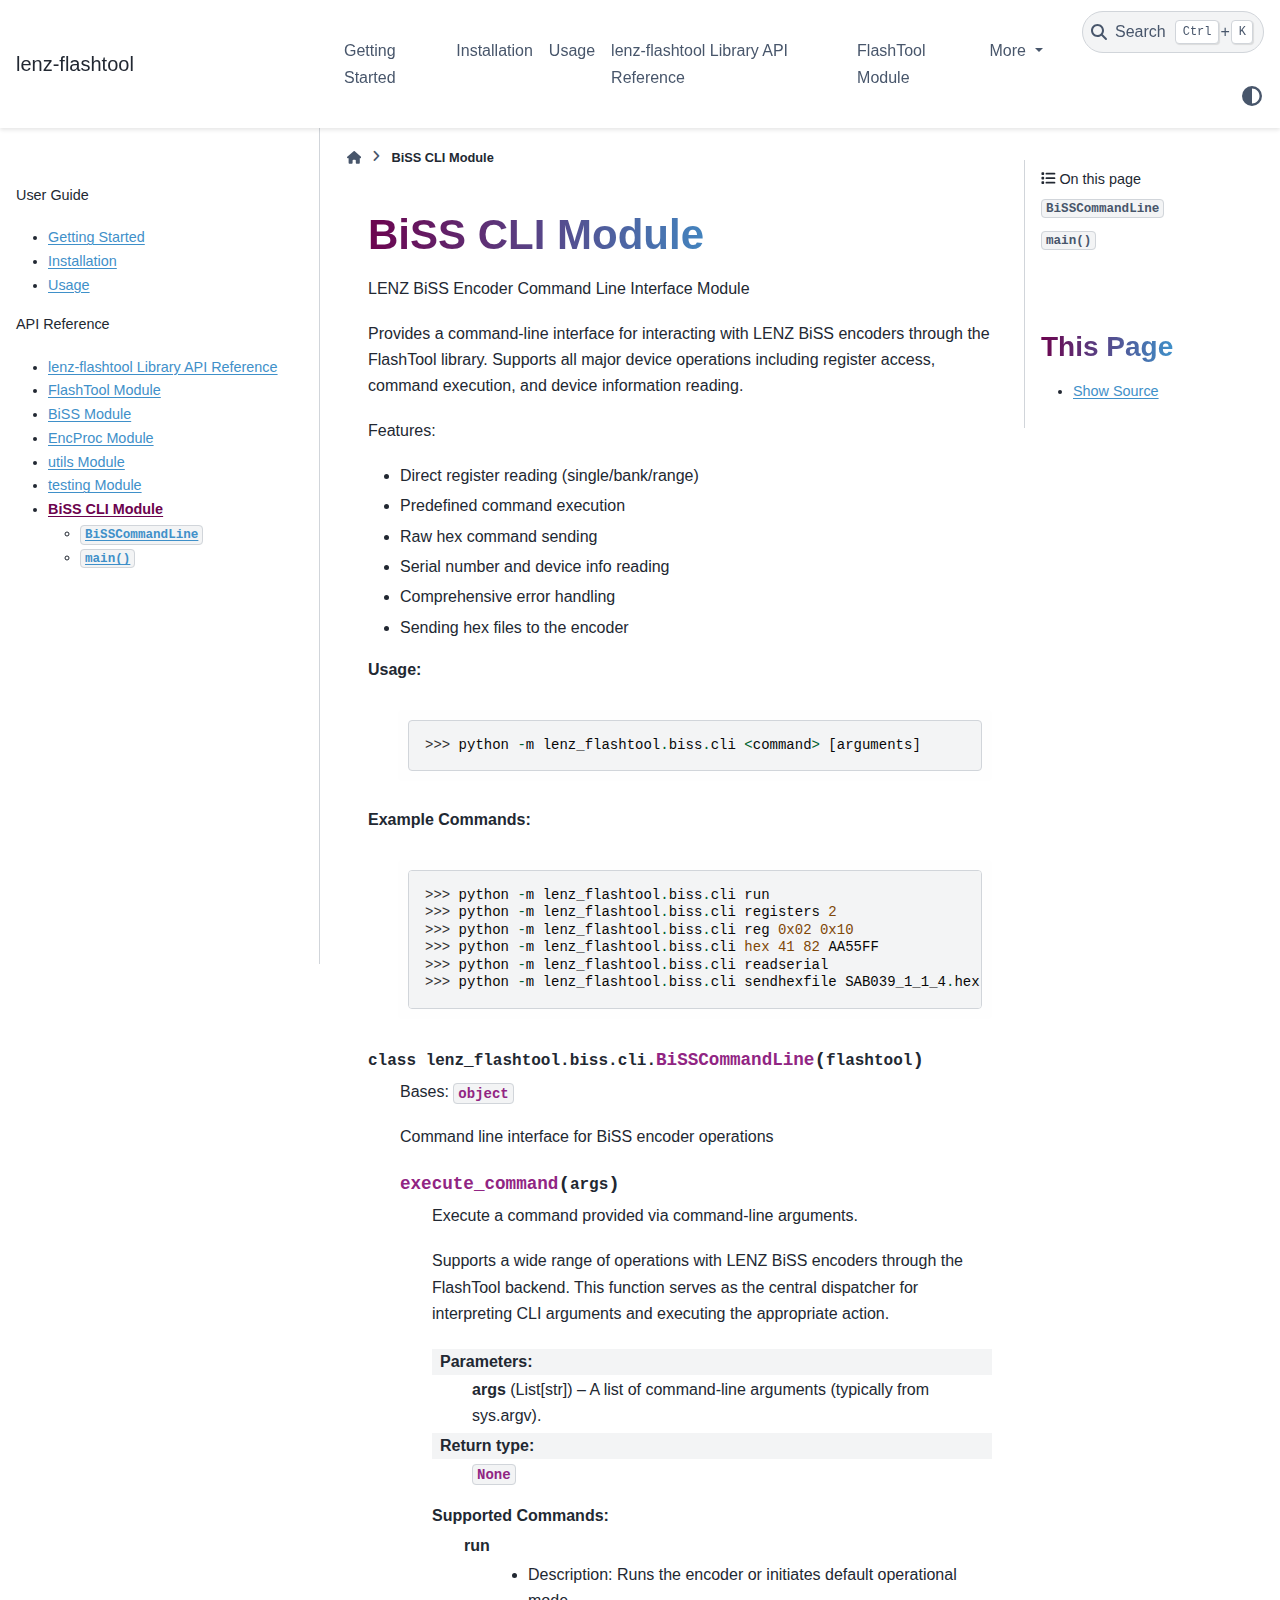
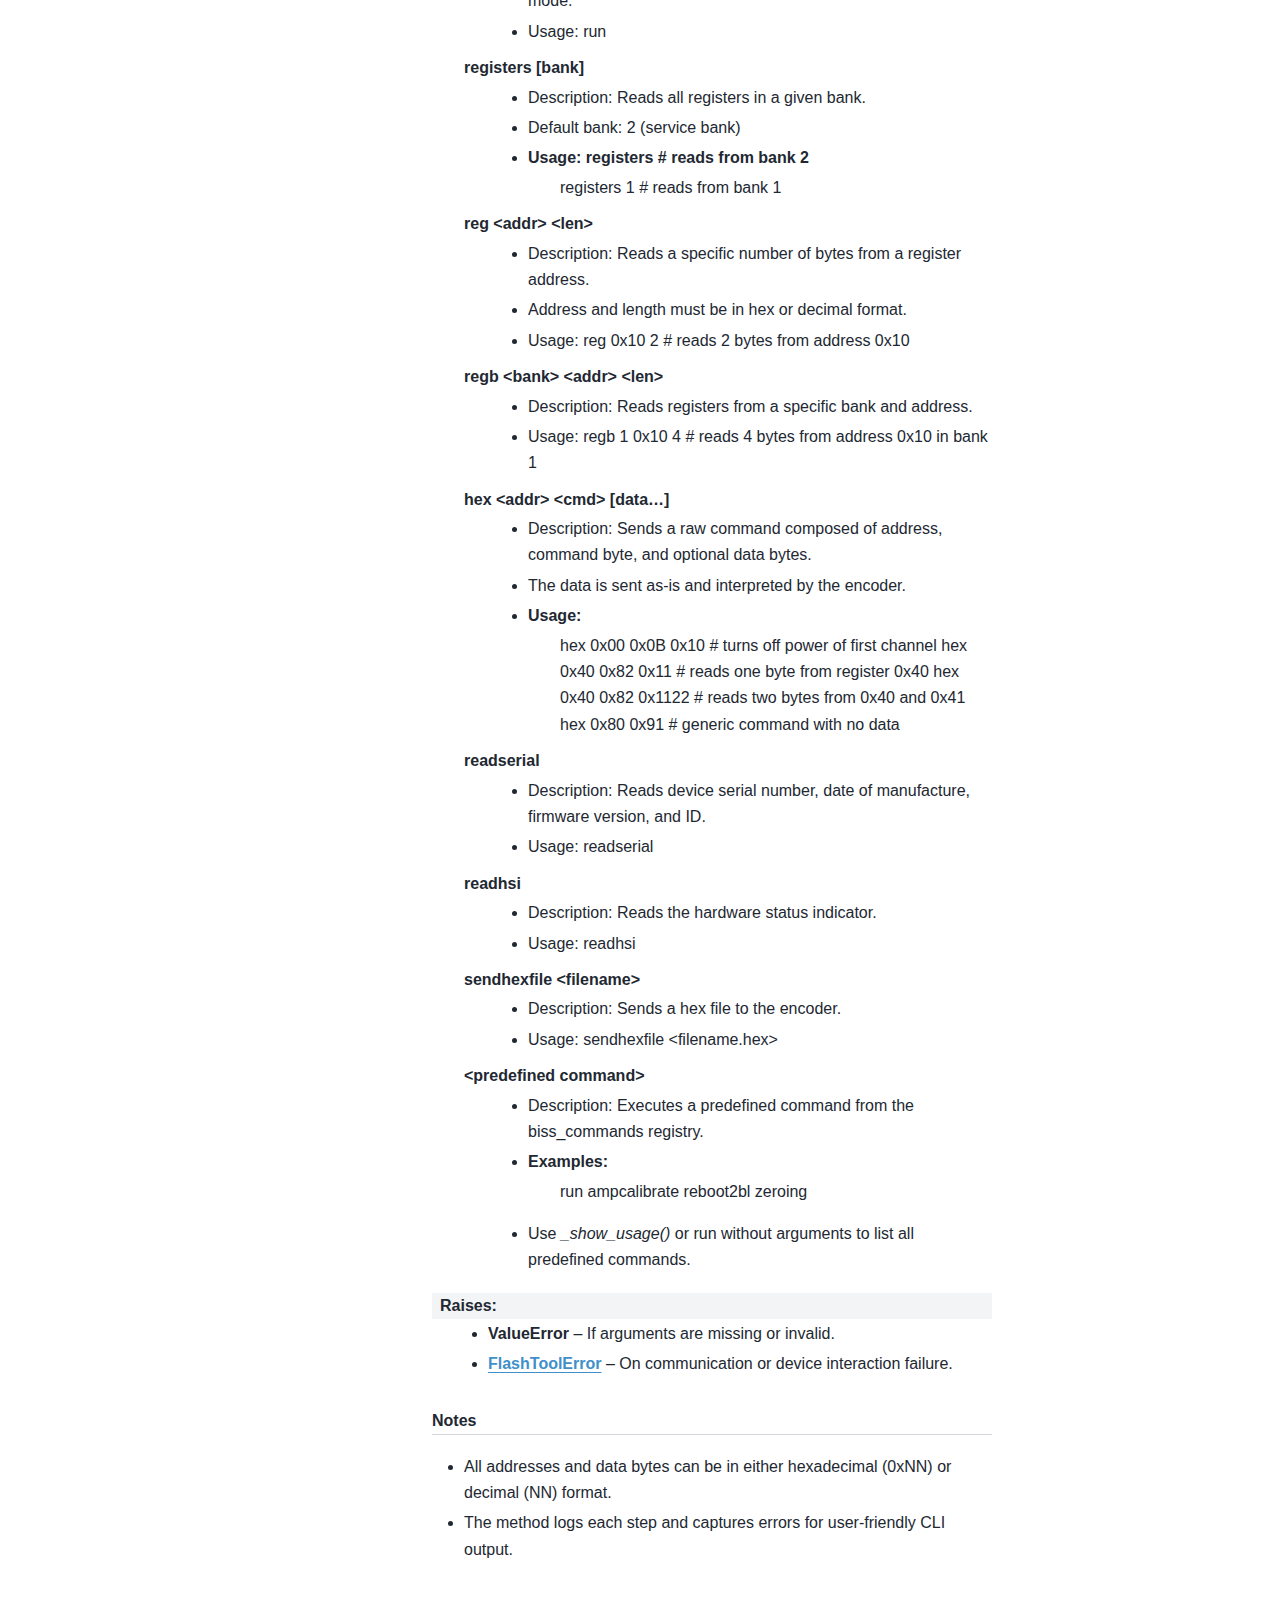
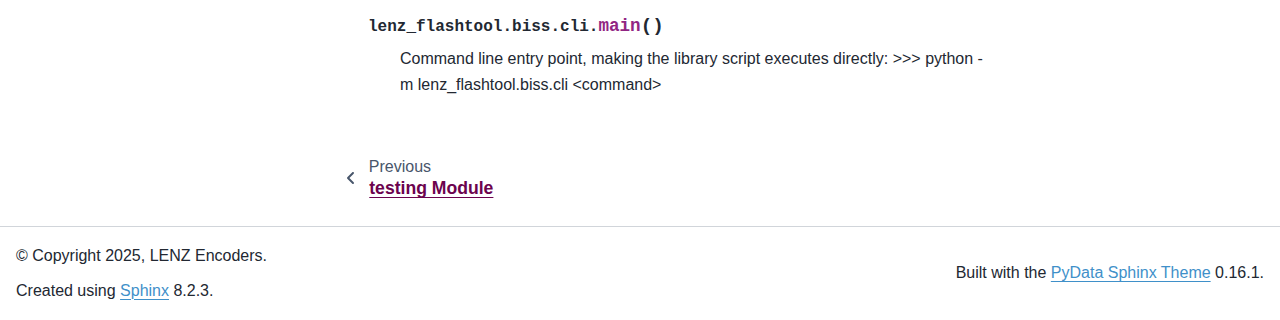
<file: docs/_build/html/BiSS CLI.html>
<!DOCTYPE html>


<html lang="en" data-content_root="./" >

  <head>
    <meta charset="utf-8" />
    <meta name="viewport" content="width=device-width, initial-scale=1.0" /><meta name="viewport" content="width=device-width, initial-scale=1" />

    <title>BiSS CLI Module &#8212; lenz-flashtool 0.1.9 documentation</title>
  
  
  
  <script data-cfasync="false">
    document.documentElement.dataset.mode = localStorage.getItem("mode") || "";
    document.documentElement.dataset.theme = localStorage.getItem("theme") || "";
  </script>
  <!--
    this give us a css class that will be invisible only if js is disabled
  -->
  <noscript>
    <style>
      .pst-js-only { display: none !important; }

    </style>
  </noscript>
  
  <!-- Loaded before other Sphinx assets -->
  <link href="_static/styles/theme.css?digest=8878045cc6db502f8baf" rel="stylesheet" />
<link href="_static/styles/pydata-sphinx-theme.css?digest=8878045cc6db502f8baf" rel="stylesheet" />

    <link rel="stylesheet" type="text/css" href="_static/pygments.css?v=5349f25f" />
    <link rel="stylesheet" type="text/css" href="_static/sphinx-design.min.css?v=95c83b7e" />
    <link rel="stylesheet" type="text/css" href="_static/custom.css?v=ce421a57" />
  
  <!-- So that users can add custom icons -->
  <script src="_static/scripts/fontawesome.js?digest=8878045cc6db502f8baf"></script>
  <!-- Pre-loaded scripts that we'll load fully later -->
  <link rel="preload" as="script" href="_static/scripts/bootstrap.js?digest=8878045cc6db502f8baf" />
<link rel="preload" as="script" href="_static/scripts/pydata-sphinx-theme.js?digest=8878045cc6db502f8baf" />

    <script src="_static/documentation_options.js?v=8618f531"></script>
    <script src="_static/doctools.js?v=9bcbadda"></script>
    <script src="_static/sphinx_highlight.js?v=dc90522c"></script>
    <script src="_static/design-tabs.js?v=f930bc37"></script>
    <script>DOCUMENTATION_OPTIONS.pagename = 'BiSS CLI';</script>
    <link rel="icon" href="_static/favicon.ico"/>
    <link rel="index" title="Index" href="genindex.html" />
    <link rel="search" title="Search" href="search.html" />
    <link rel="prev" title="testing Module" href="testing.html" />
  <meta name="viewport" content="width=device-width, initial-scale=1"/>
  <meta name="docsearch:language" content="en"/>
  <meta name="docsearch:version" content="" />
  </head>
  
  
  <body data-bs-spy="scroll" data-bs-target=".bd-toc-nav" data-offset="180" data-bs-root-margin="0px 0px -60%" data-default-mode="">

  
  
  <div id="pst-skip-link" class="skip-link d-print-none"><a href="#main-content">Skip to main content</a></div>
  
  <div id="pst-scroll-pixel-helper"></div>
  
  <button type="button" class="btn rounded-pill" id="pst-back-to-top">
    <i class="fa-solid fa-arrow-up"></i>Back to top</button>

  
  <dialog id="pst-search-dialog">
    
<form class="bd-search d-flex align-items-center"
      action="search.html"
      method="get">
  <i class="fa-solid fa-magnifying-glass"></i>
  <input type="search"
         class="form-control"
         name="q"
         placeholder="Search the docs ..."
         aria-label="Search the docs ..."
         autocomplete="off"
         autocorrect="off"
         autocapitalize="off"
         spellcheck="false"/>
  <span class="search-button__kbd-shortcut"><kbd class="kbd-shortcut__modifier">Ctrl</kbd>+<kbd>K</kbd></span>
</form>
  </dialog>

  <div class="pst-async-banner-revealer d-none">
  <aside id="bd-header-version-warning" class="d-none d-print-none" aria-label="Version warning"></aside>
</div>

  
    <header class="bd-header navbar navbar-expand-lg bd-navbar d-print-none">
<div class="bd-header__inner bd-page-width">
  <button class="pst-navbar-icon sidebar-toggle primary-toggle" aria-label="Site navigation">
    <span class="fa-solid fa-bars"></span>
  </button>
  
  
  <div class="col-lg-3 navbar-header-items__start">
    
      <div class="navbar-item">

  
    
  

<a class="navbar-brand logo" href="index.html">
  
  
  
  
  
  
    <p class="title logo__title">lenz-flashtool</p>
  
</a></div>
    
  </div>
  
  <div class="col-lg-9 navbar-header-items">
    
    <div class="me-auto navbar-header-items__center">
      
        <div class="navbar-item">
<nav>
  <ul class="bd-navbar-elements navbar-nav">
    
<li class="nav-item ">
  <a class="nav-link nav-internal" href="getting_started.html">
    Getting Started
  </a>
</li>


<li class="nav-item ">
  <a class="nav-link nav-internal" href="installation.html">
    Installation
  </a>
</li>


<li class="nav-item ">
  <a class="nav-link nav-internal" href="usage.html">
    Usage
  </a>
</li>


<li class="nav-item ">
  <a class="nav-link nav-internal" href="api.html">
    lenz-flashtool Library API Reference
  </a>
</li>


<li class="nav-item ">
  <a class="nav-link nav-internal" href="FlashTool.html">
    FlashTool Module
  </a>
</li>

            <li class="nav-item dropdown">
                <button class="btn dropdown-toggle nav-item" type="button"
                data-bs-toggle="dropdown" aria-expanded="false"
                aria-controls="pst-nav-more-links">
                    More
                </button>
                <ul id="pst-nav-more-links" class="dropdown-menu">
                    
<li class=" ">
  <a class="nav-link dropdown-item nav-internal" href="BiSS.html">
    BiSS Module
  </a>
</li>


<li class=" ">
  <a class="nav-link dropdown-item nav-internal" href="EncProc.html">
    EncProc Module
  </a>
</li>


<li class=" ">
  <a class="nav-link dropdown-item nav-internal" href="utils.html">
    utils Module
  </a>
</li>


<li class=" ">
  <a class="nav-link dropdown-item nav-internal" href="testing.html">
    testing Module
  </a>
</li>


<li class=" current active">
  <a class="nav-link dropdown-item nav-internal" href="#">
    BiSS CLI Module
  </a>
</li>

                </ul>
            </li>
            
  </ul>
</nav></div>
      
    </div>
    
    
    <div class="navbar-header-items__end">
      
        <div class="navbar-item navbar-persistent--container">
          

<button class="btn search-button-field search-button__button pst-js-only" title="Search" aria-label="Search" data-bs-placement="bottom" data-bs-toggle="tooltip">
 <i class="fa-solid fa-magnifying-glass"></i>
 <span class="search-button__default-text">Search</span>
 <span class="search-button__kbd-shortcut"><kbd class="kbd-shortcut__modifier">Ctrl</kbd>+<kbd class="kbd-shortcut__modifier">K</kbd></span>
</button>
        </div>
      
      
        <div class="navbar-item">

<button class="btn btn-sm nav-link pst-navbar-icon theme-switch-button pst-js-only" aria-label="Color mode" data-bs-title="Color mode"  data-bs-placement="bottom" data-bs-toggle="tooltip">
  <i class="theme-switch fa-solid fa-sun                fa-lg" data-mode="light" title="Light"></i>
  <i class="theme-switch fa-solid fa-moon               fa-lg" data-mode="dark"  title="Dark"></i>
  <i class="theme-switch fa-solid fa-circle-half-stroke fa-lg" data-mode="auto"  title="System Settings"></i>
</button></div>
      
    </div>
    
  </div>
  
  
    <div class="navbar-persistent--mobile">

<button class="btn search-button-field search-button__button pst-js-only" title="Search" aria-label="Search" data-bs-placement="bottom" data-bs-toggle="tooltip">
 <i class="fa-solid fa-magnifying-glass"></i>
 <span class="search-button__default-text">Search</span>
 <span class="search-button__kbd-shortcut"><kbd class="kbd-shortcut__modifier">Ctrl</kbd>+<kbd class="kbd-shortcut__modifier">K</kbd></span>
</button>
    </div>
  

  
    <button class="pst-navbar-icon sidebar-toggle secondary-toggle" aria-label="On this page">
      <span class="fa-solid fa-outdent"></span>
    </button>
  
</div>

    </header>
  

  <div class="bd-container">
    <div class="bd-container__inner bd-page-width">
      
      
      
      <dialog id="pst-primary-sidebar-modal"></dialog>
      <div id="pst-primary-sidebar" class="bd-sidebar-primary bd-sidebar">
        

  
  <div class="sidebar-header-items sidebar-primary__section">
    
    
      <div class="sidebar-header-items__center">
        
          
          
            <div class="navbar-item">
<nav>
  <ul class="bd-navbar-elements navbar-nav">
    
<li class="nav-item ">
  <a class="nav-link nav-internal" href="getting_started.html">
    Getting Started
  </a>
</li>


<li class="nav-item ">
  <a class="nav-link nav-internal" href="installation.html">
    Installation
  </a>
</li>


<li class="nav-item ">
  <a class="nav-link nav-internal" href="usage.html">
    Usage
  </a>
</li>


<li class="nav-item ">
  <a class="nav-link nav-internal" href="api.html">
    lenz-flashtool Library API Reference
  </a>
</li>


<li class="nav-item ">
  <a class="nav-link nav-internal" href="FlashTool.html">
    FlashTool Module
  </a>
</li>


<li class="nav-item ">
  <a class="nav-link nav-internal" href="BiSS.html">
    BiSS Module
  </a>
</li>


<li class="nav-item ">
  <a class="nav-link nav-internal" href="EncProc.html">
    EncProc Module
  </a>
</li>


<li class="nav-item ">
  <a class="nav-link nav-internal" href="utils.html">
    utils Module
  </a>
</li>


<li class="nav-item ">
  <a class="nav-link nav-internal" href="testing.html">
    testing Module
  </a>
</li>


<li class="nav-item current active">
  <a class="nav-link nav-internal" href="#">
    BiSS CLI Module
  </a>
</li>

  </ul>
</nav></div>
          
        
      </div>
    
    
    
      <div class="sidebar-header-items__end">
        
          <div class="navbar-item">

<button class="btn btn-sm nav-link pst-navbar-icon theme-switch-button pst-js-only" aria-label="Color mode" data-bs-title="Color mode"  data-bs-placement="bottom" data-bs-toggle="tooltip">
  <i class="theme-switch fa-solid fa-sun                fa-lg" data-mode="light" title="Light"></i>
  <i class="theme-switch fa-solid fa-moon               fa-lg" data-mode="dark"  title="Dark"></i>
  <i class="theme-switch fa-solid fa-circle-half-stroke fa-lg" data-mode="auto"  title="System Settings"></i>
</button></div>
        
      </div>
    
  </div>
  
    <div class="sidebar-primary-items__start sidebar-primary__section">
        <div class="sidebar-primary-item">
<nav class="bd-docs-nav bd-links"
     aria-label="Section Navigation">
  <p class="bd-links__title" role="heading" aria-level="1">Section Navigation</p>
  <div class="bd-toc-item navbar-nav"></div>
</nav></div>
        <div class="sidebar-primary-item">
<h3><a href="index.html">Table of Contents</a></h3>
<p aria-level="2" class="caption" role="heading"><span class="caption-text">User Guide</span></p>
<ul>
<li class="toctree-l1"><a class="reference internal" href="getting_started.html">Getting Started</a></li>
<li class="toctree-l1"><a class="reference internal" href="installation.html">Installation</a></li>
<li class="toctree-l1"><a class="reference internal" href="usage.html">Usage</a></li>
</ul>
<p aria-level="2" class="caption" role="heading"><span class="caption-text">API Reference</span></p>
<ul class="current">
<li class="toctree-l1"><a class="reference internal" href="api.html">lenz-flashtool Library API Reference</a></li>
<li class="toctree-l1"><a class="reference internal" href="FlashTool.html">FlashTool Module</a></li>
<li class="toctree-l1"><a class="reference internal" href="BiSS.html">BiSS Module</a></li>
<li class="toctree-l1"><a class="reference internal" href="EncProc.html">EncProc Module</a></li>
<li class="toctree-l1"><a class="reference internal" href="utils.html">utils Module</a></li>
<li class="toctree-l1"><a class="reference internal" href="testing.html">testing Module</a></li>
<li class="toctree-l1 current"><a class="current reference internal" href="#">BiSS CLI Module</a><ul>
<li class="toctree-l2"><a class="reference internal" href="#lenz_flashtool.biss.cli.BiSSCommandLine"><code class="docutils literal notranslate"><span class="pre">BiSSCommandLine</span></code></a></li>
<li class="toctree-l2"><a class="reference internal" href="#lenz_flashtool.biss.cli.main"><code class="docutils literal notranslate"><span class="pre">main()</span></code></a></li>
</ul>
</li>
</ul>
</div>
    </div>
  
  
  <div class="sidebar-primary-items__end sidebar-primary__section">
      <div class="sidebar-primary-item">
<div id="ethical-ad-placement"
      class="flat"
      data-ea-publisher="readthedocs"
      data-ea-type="readthedocs-sidebar"
      data-ea-manual="true">
</div></div>
  </div>


      </div>
      
      <main id="main-content" class="bd-main" role="main">
        
        
          <div class="bd-content">
            <div class="bd-article-container">
              
              <div class="bd-header-article d-print-none">
<div class="header-article-items header-article__inner">
  
    <div class="header-article-items__start">
      
        <div class="header-article-item">

<nav aria-label="Breadcrumb" class="d-print-none">
  <ul class="bd-breadcrumbs">
    
    <li class="breadcrumb-item breadcrumb-home">
      <a href="index.html" class="nav-link" aria-label="Home">
        <i class="fa-solid fa-home"></i>
      </a>
    </li>
    <li class="breadcrumb-item active" aria-current="page"><span class="ellipsis">BiSS CLI Module</span></li>
  </ul>
</nav>
</div>
      
    </div>
  
  
</div>
</div>
              
              
              
                
<div id="searchbox"></div>
                <article class="bd-article">
                  
  <section id="module-lenz_flashtool.biss.cli">
<span id="biss-cli-module"></span><h1>BiSS CLI Module<a class="headerlink" href="#module-lenz_flashtool.biss.cli" title="Link to this heading">#</a></h1>
<p>LENZ BiSS Encoder Command Line Interface Module</p>
<p>Provides a command-line interface for interacting with LENZ BiSS encoders through
the FlashTool library. Supports all major device operations including register access,
command execution, and device information reading.</p>
<p>Features:</p>
<ul class="simple">
<li><p>Direct register reading (single/bank/range)</p></li>
<li><p>Predefined command execution</p></li>
<li><p>Raw hex command sending</p></li>
<li><p>Serial number and device info reading</p></li>
<li><p>Comprehensive error handling</p></li>
<li><p>Sending hex files to the encoder</p></li>
</ul>
<dl>
<dt>Usage:</dt><dd><div class="doctest highlight-default notranslate"><div class="highlight"><pre><span></span><span class="gp">&gt;&gt;&gt; </span><span class="n">python</span> <span class="o">-</span><span class="n">m</span> <span class="n">lenz_flashtool</span><span class="o">.</span><span class="n">biss</span><span class="o">.</span><span class="n">cli</span> <span class="o">&lt;</span><span class="n">command</span><span class="o">&gt;</span> <span class="p">[</span><span class="n">arguments</span><span class="p">]</span>
</pre></div>
</div>
</dd>
<dt>Example Commands:</dt><dd><div class="doctest highlight-default notranslate"><div class="highlight"><pre><span></span><span class="gp">&gt;&gt;&gt; </span><span class="n">python</span> <span class="o">-</span><span class="n">m</span> <span class="n">lenz_flashtool</span><span class="o">.</span><span class="n">biss</span><span class="o">.</span><span class="n">cli</span> <span class="n">run</span>
<span class="gp">&gt;&gt;&gt; </span><span class="n">python</span> <span class="o">-</span><span class="n">m</span> <span class="n">lenz_flashtool</span><span class="o">.</span><span class="n">biss</span><span class="o">.</span><span class="n">cli</span> <span class="n">registers</span> <span class="mi">2</span>
<span class="gp">&gt;&gt;&gt; </span><span class="n">python</span> <span class="o">-</span><span class="n">m</span> <span class="n">lenz_flashtool</span><span class="o">.</span><span class="n">biss</span><span class="o">.</span><span class="n">cli</span> <span class="n">reg</span> <span class="mh">0x02</span> <span class="mh">0x10</span>
<span class="gp">&gt;&gt;&gt; </span><span class="n">python</span> <span class="o">-</span><span class="n">m</span> <span class="n">lenz_flashtool</span><span class="o">.</span><span class="n">biss</span><span class="o">.</span><span class="n">cli</span> <span class="nb">hex</span> <span class="mi">41</span> <span class="mi">82</span> <span class="n">AA55FF</span>
<span class="gp">&gt;&gt;&gt; </span><span class="n">python</span> <span class="o">-</span><span class="n">m</span> <span class="n">lenz_flashtool</span><span class="o">.</span><span class="n">biss</span><span class="o">.</span><span class="n">cli</span> <span class="n">readserial</span>
<span class="gp">&gt;&gt;&gt; </span><span class="n">python</span> <span class="o">-</span><span class="n">m</span> <span class="n">lenz_flashtool</span><span class="o">.</span><span class="n">biss</span><span class="o">.</span><span class="n">cli</span> <span class="n">sendhexfile</span> <span class="n">SAB039_1_1_4</span><span class="o">.</span><span class="n">hex</span>
</pre></div>
</div>
</dd>
</dl>
<dl class="py class">
<dt class="sig sig-object py" id="lenz_flashtool.biss.cli.BiSSCommandLine">
<em class="property"><span class="k"><span class="pre">class</span></span><span class="w"> </span></em><span class="sig-prename descclassname"><span class="pre">lenz_flashtool.biss.cli.</span></span><span class="sig-name descname"><span class="pre">BiSSCommandLine</span></span><span class="sig-paren">(</span><em class="sig-param"><span class="n"><span class="pre">flashtool</span></span></em><span class="sig-paren">)</span><a class="headerlink" href="#lenz_flashtool.biss.cli.BiSSCommandLine" title="Link to this definition">#</a></dt>
<dd><p>Bases: <code class="xref py py-class docutils literal notranslate"><span class="pre">object</span></code></p>
<p>Command line interface for BiSS encoder operations</p>
<dl class="py method">
<dt class="sig sig-object py" id="lenz_flashtool.biss.cli.BiSSCommandLine.execute_command">
<span class="sig-name descname"><span class="pre">execute_command</span></span><span class="sig-paren">(</span><em class="sig-param"><span class="n"><span class="pre">args</span></span></em><span class="sig-paren">)</span><a class="headerlink" href="#lenz_flashtool.biss.cli.BiSSCommandLine.execute_command" title="Link to this definition">#</a></dt>
<dd><p>Execute a command provided via command-line arguments.</p>
<p>Supports a wide range of operations with LENZ BiSS encoders through the FlashTool
backend. This function serves as the central dispatcher for interpreting CLI
arguments and executing the appropriate action.</p>
<dl class="field-list simple">
<dt class="field-odd">Parameters<span class="colon">:</span></dt>
<dd class="field-odd"><p><strong>args</strong> (<em>List</em><em>[</em><em>str</em><em>]</em>) – A list of command-line arguments (typically from sys.argv).</p>
</dd>
<dt class="field-even">Return type<span class="colon">:</span></dt>
<dd class="field-even"><p><span class="sphinx_autodoc_typehints-type"><code class="xref py py-obj docutils literal notranslate"><span class="pre">None</span></code></span></p>
</dd>
</dl>
<dl class="simple">
<dt>Supported Commands:</dt><dd><dl class="simple">
<dt>run</dt><dd><ul class="simple">
<li><p>Description: Runs the encoder or initiates default operational mode.</p></li>
<li><p>Usage: run</p></li>
</ul>
</dd>
<dt>registers [bank]</dt><dd><ul class="simple">
<li><p>Description: Reads all registers in a given bank.</p></li>
<li><p>Default bank: 2 (service bank)</p></li>
<li><dl class="simple">
<dt>Usage: registers              # reads from bank 2</dt><dd><p>registers 1           # reads from bank 1</p>
</dd>
</dl>
</li>
</ul>
</dd>
<dt>reg &lt;addr&gt; &lt;len&gt;</dt><dd><ul class="simple">
<li><p>Description: Reads a specific number of bytes from a register address.</p></li>
<li><p>Address and length must be in hex or decimal format.</p></li>
<li><p>Usage: reg 0x10 2            # reads 2 bytes from address 0x10</p></li>
</ul>
</dd>
<dt>regb &lt;bank&gt; &lt;addr&gt; &lt;len&gt;</dt><dd><ul class="simple">
<li><p>Description: Reads registers from a specific bank and address.</p></li>
<li><p>Usage: regb 1 0x10 4         # reads 4 bytes from address 0x10 in bank 1</p></li>
</ul>
</dd>
<dt>hex &lt;addr&gt; &lt;cmd&gt; [data…]</dt><dd><ul class="simple">
<li><p>Description: Sends a raw command composed of address, command byte, and optional data bytes.</p></li>
<li><p>The data is sent as-is and interpreted by the encoder.</p></li>
<li><dl class="simple">
<dt>Usage:</dt><dd><p>hex 0x00 0x0B 0x10         # turns off power of first channel
hex 0x40 0x82 0x11         # reads one byte from register 0x40
hex 0x40 0x82 0x1122       # reads two bytes from 0x40 and 0x41
hex 0x80 0x91              # generic command with no data</p>
</dd>
</dl>
</li>
</ul>
</dd>
<dt>readserial</dt><dd><ul class="simple">
<li><p>Description: Reads device serial number, date of manufacture, firmware version, and ID.</p></li>
<li><p>Usage: readserial</p></li>
</ul>
</dd>
<dt>readhsi</dt><dd><ul class="simple">
<li><p>Description: Reads the hardware status indicator.</p></li>
<li><p>Usage: readhsi</p></li>
</ul>
</dd>
<dt>sendhexfile &lt;filename&gt;</dt><dd><ul class="simple">
<li><p>Description: Sends a hex file to the encoder.</p></li>
<li><p>Usage: sendhexfile &lt;filename.hex&gt;</p></li>
</ul>
</dd>
<dt>&lt;predefined command&gt;</dt><dd><ul class="simple">
<li><p>Description: Executes a predefined command from the biss_commands registry.</p></li>
<li><dl class="simple">
<dt>Examples:</dt><dd><p>run
ampcalibrate
reboot2bl
zeroing</p>
</dd>
</dl>
</li>
<li><p>Use <cite>_show_usage()</cite> or run without arguments to list all predefined commands.</p></li>
</ul>
</dd>
</dl>
</dd>
</dl>
<dl class="field-list simple">
<dt class="field-odd">Raises<span class="colon">:</span></dt>
<dd class="field-odd"><ul class="simple">
<li><p><strong>ValueError</strong> – If arguments are missing or invalid.</p></li>
<li><p><a class="reference internal" href="api.html#lenz_flashtool.FlashToolError" title="lenz_flashtool.flashtool.errors.FlashToolError"><strong>FlashToolError</strong></a> – On communication or device interaction failure.</p></li>
</ul>
</dd>
</dl>
<p class="rubric">Notes</p>
<ul class="simple">
<li><p>All addresses and data bytes can be in either hexadecimal (0xNN) or decimal (NN) format.</p></li>
<li><p>The method logs each step and captures errors for user-friendly CLI output.</p></li>
</ul>
</dd></dl>

</dd></dl>

<dl class="py function">
<dt class="sig sig-object py" id="lenz_flashtool.biss.cli.main">
<span class="sig-prename descclassname"><span class="pre">lenz_flashtool.biss.cli.</span></span><span class="sig-name descname"><span class="pre">main</span></span><span class="sig-paren">(</span><span class="sig-paren">)</span><a class="headerlink" href="#lenz_flashtool.biss.cli.main" title="Link to this definition">#</a></dt>
<dd><p>Command line entry point, making the library script executes directly:
&gt;&gt;&gt; python -m lenz_flashtool.biss.cli &lt;command&gt;</p>
</dd></dl>

</section>


                </article>
              
              
              
              
              
                <footer class="prev-next-footer d-print-none">
                  
<div class="prev-next-area">
    <a class="left-prev"
       href="testing.html"
       title="previous page">
      <i class="fa-solid fa-angle-left"></i>
      <div class="prev-next-info">
        <p class="prev-next-subtitle">previous</p>
        <p class="prev-next-title">testing Module</p>
      </div>
    </a>
</div>
                </footer>
              
            </div>
            
            
              
                <dialog id="pst-secondary-sidebar-modal"></dialog>
                <div id="pst-secondary-sidebar" class="bd-sidebar-secondary bd-toc"><div class="sidebar-secondary-items sidebar-secondary__inner">


  <div class="sidebar-secondary-item">
<div
    id="pst-page-navigation-heading-2"
    class="page-toc tocsection onthispage">
    <i class="fa-solid fa-list"></i> On this page
  </div>
  <nav class="bd-toc-nav page-toc" aria-labelledby="pst-page-navigation-heading-2">
    <ul class="visible nav section-nav flex-column">
<li class="toc-h2 nav-item toc-entry"><a class="reference internal nav-link" href="#lenz_flashtool.biss.cli.BiSSCommandLine"><code class="docutils literal notranslate"><span class="pre">BiSSCommandLine</span></code></a><ul class="nav section-nav flex-column">
<li class="toc-h3 nav-item toc-entry"><a class="reference internal nav-link" href="#lenz_flashtool.biss.cli.BiSSCommandLine.execute_command"><code class="docutils literal notranslate"><span class="pre">BiSSCommandLine.execute_command()</span></code></a></li>
</ul>
</li>
<li class="toc-h2 nav-item toc-entry"><a class="reference internal nav-link" href="#lenz_flashtool.biss.cli.main"><code class="docutils literal notranslate"><span class="pre">main()</span></code></a></li>
</ul>
  </nav></div>

  <div class="sidebar-secondary-item">
  <div role="note" aria-label="source link">
    <h3>This Page</h3>
    <ul class="this-page-menu">
      <li><a href="_sources/BiSS CLI.rst.txt"
            rel="nofollow">Show Source</a></li>
    </ul>
   </div></div>

</div></div>
              
            
          </div>
          <footer class="bd-footer-content">
            
          </footer>
        
      </main>
    </div>
  </div>
  
  <!-- Scripts loaded after <body> so the DOM is not blocked -->
  <script defer src="_static/scripts/bootstrap.js?digest=8878045cc6db502f8baf"></script>
<script defer src="_static/scripts/pydata-sphinx-theme.js?digest=8878045cc6db502f8baf"></script>

  <footer class="bd-footer">
<div class="bd-footer__inner bd-page-width">
  
    <div class="footer-items__start">
      
        <div class="footer-item">

  <p class="copyright">
    
      © Copyright 2025, LENZ Encoders.
      <br/>
    
  </p>
</div>
      
        <div class="footer-item">

  <p class="sphinx-version">
    Created using <a href="https://www.sphinx-doc.org/">Sphinx</a> 8.2.3.
    <br/>
  </p>
</div>
      
    </div>
  
  
  
    <div class="footer-items__end">
      
        <div class="footer-item">
<p class="theme-version">
  <!-- # L10n: Setting the PST URL as an argument as this does not need to be localized -->
  Built with the <a href="https://pydata-sphinx-theme.readthedocs.io/en/stable/index.html">PyData Sphinx Theme</a> 0.16.1.
</p></div>
      
    </div>
  
</div>

  </footer>
  </body>
</html>
</file>
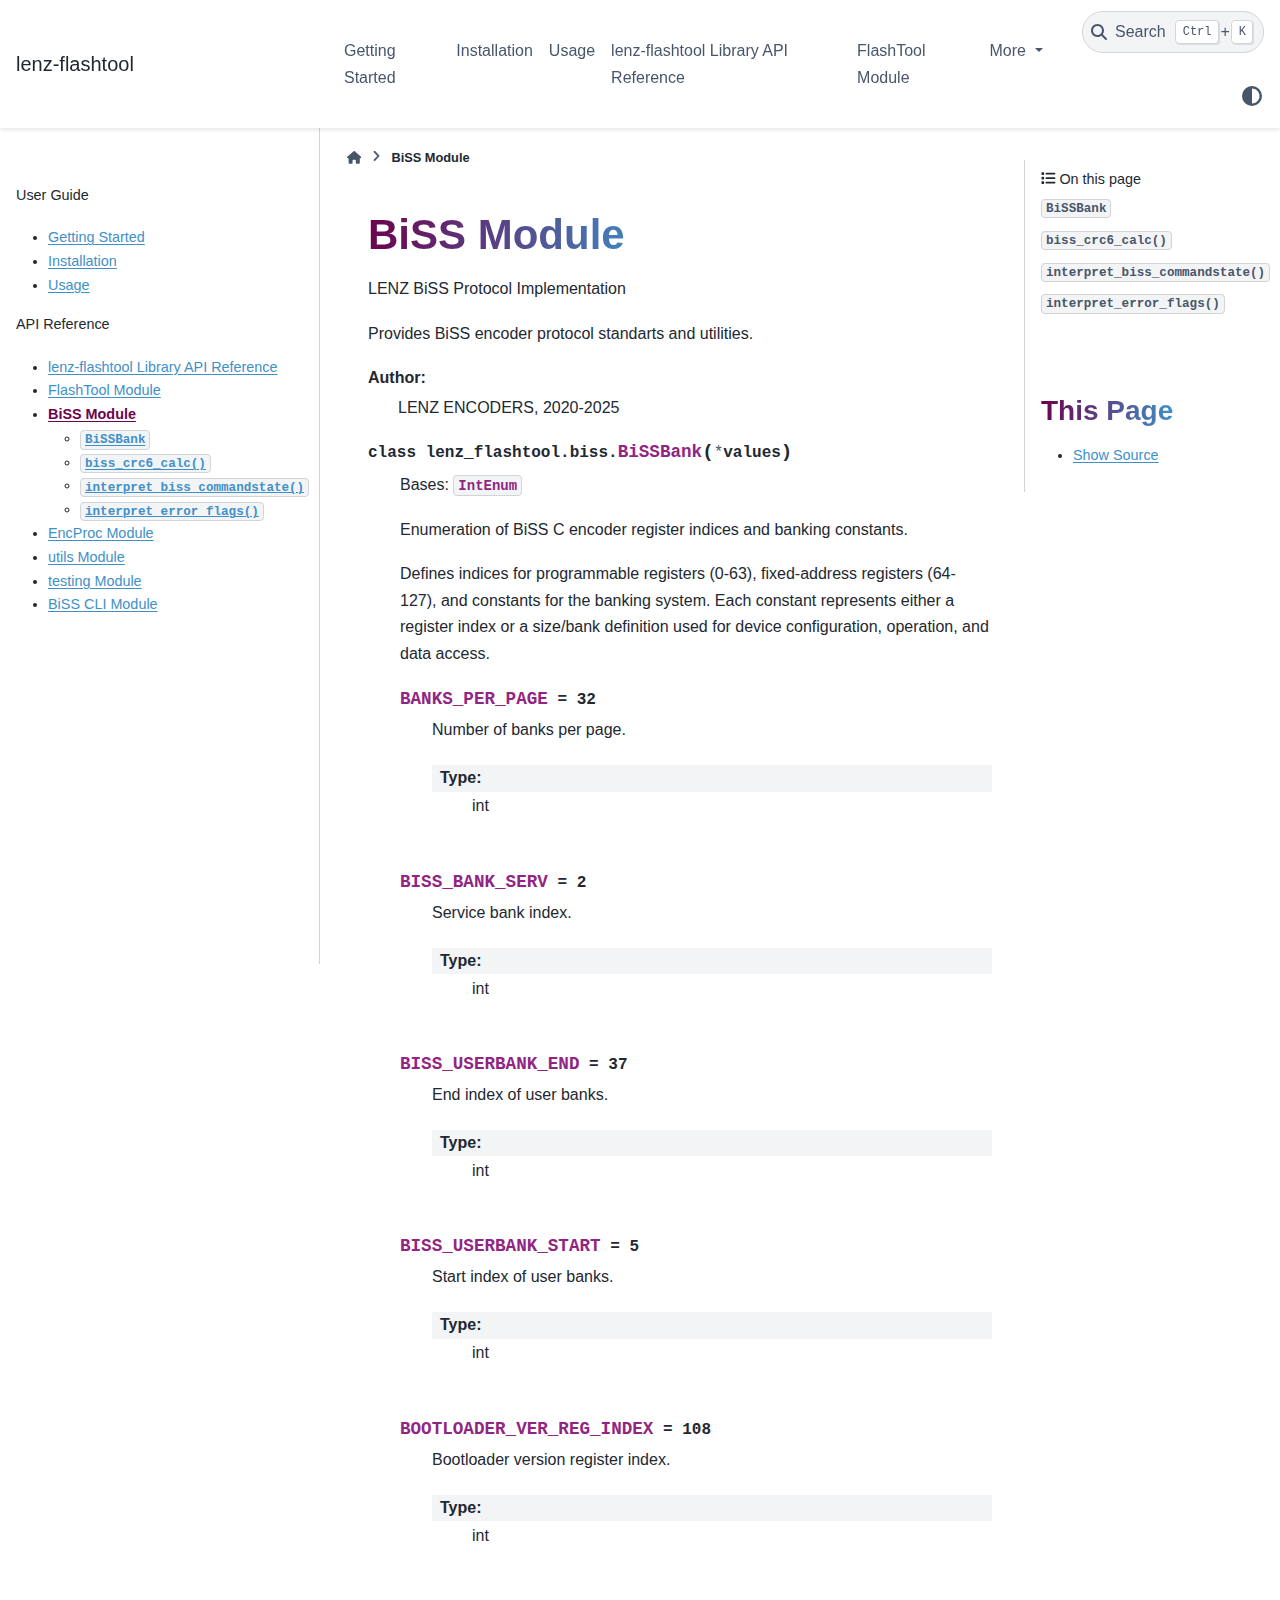
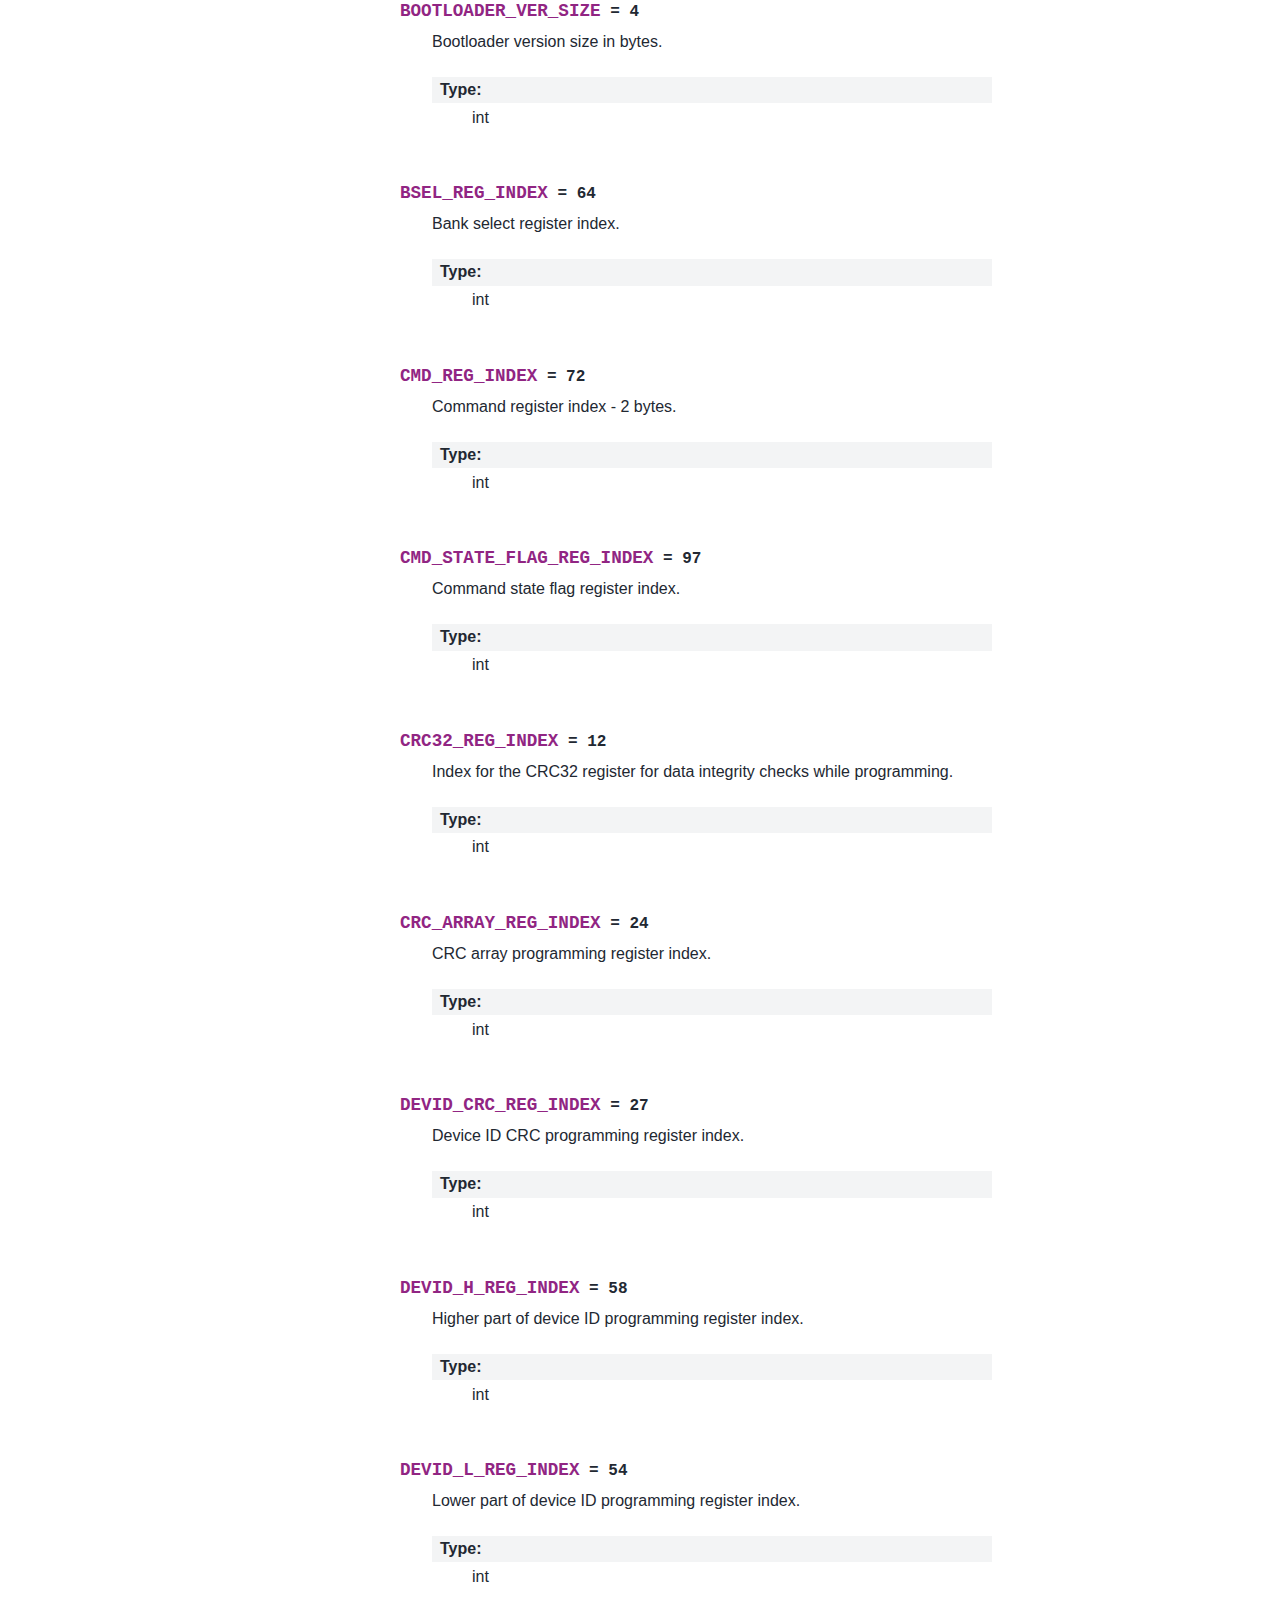
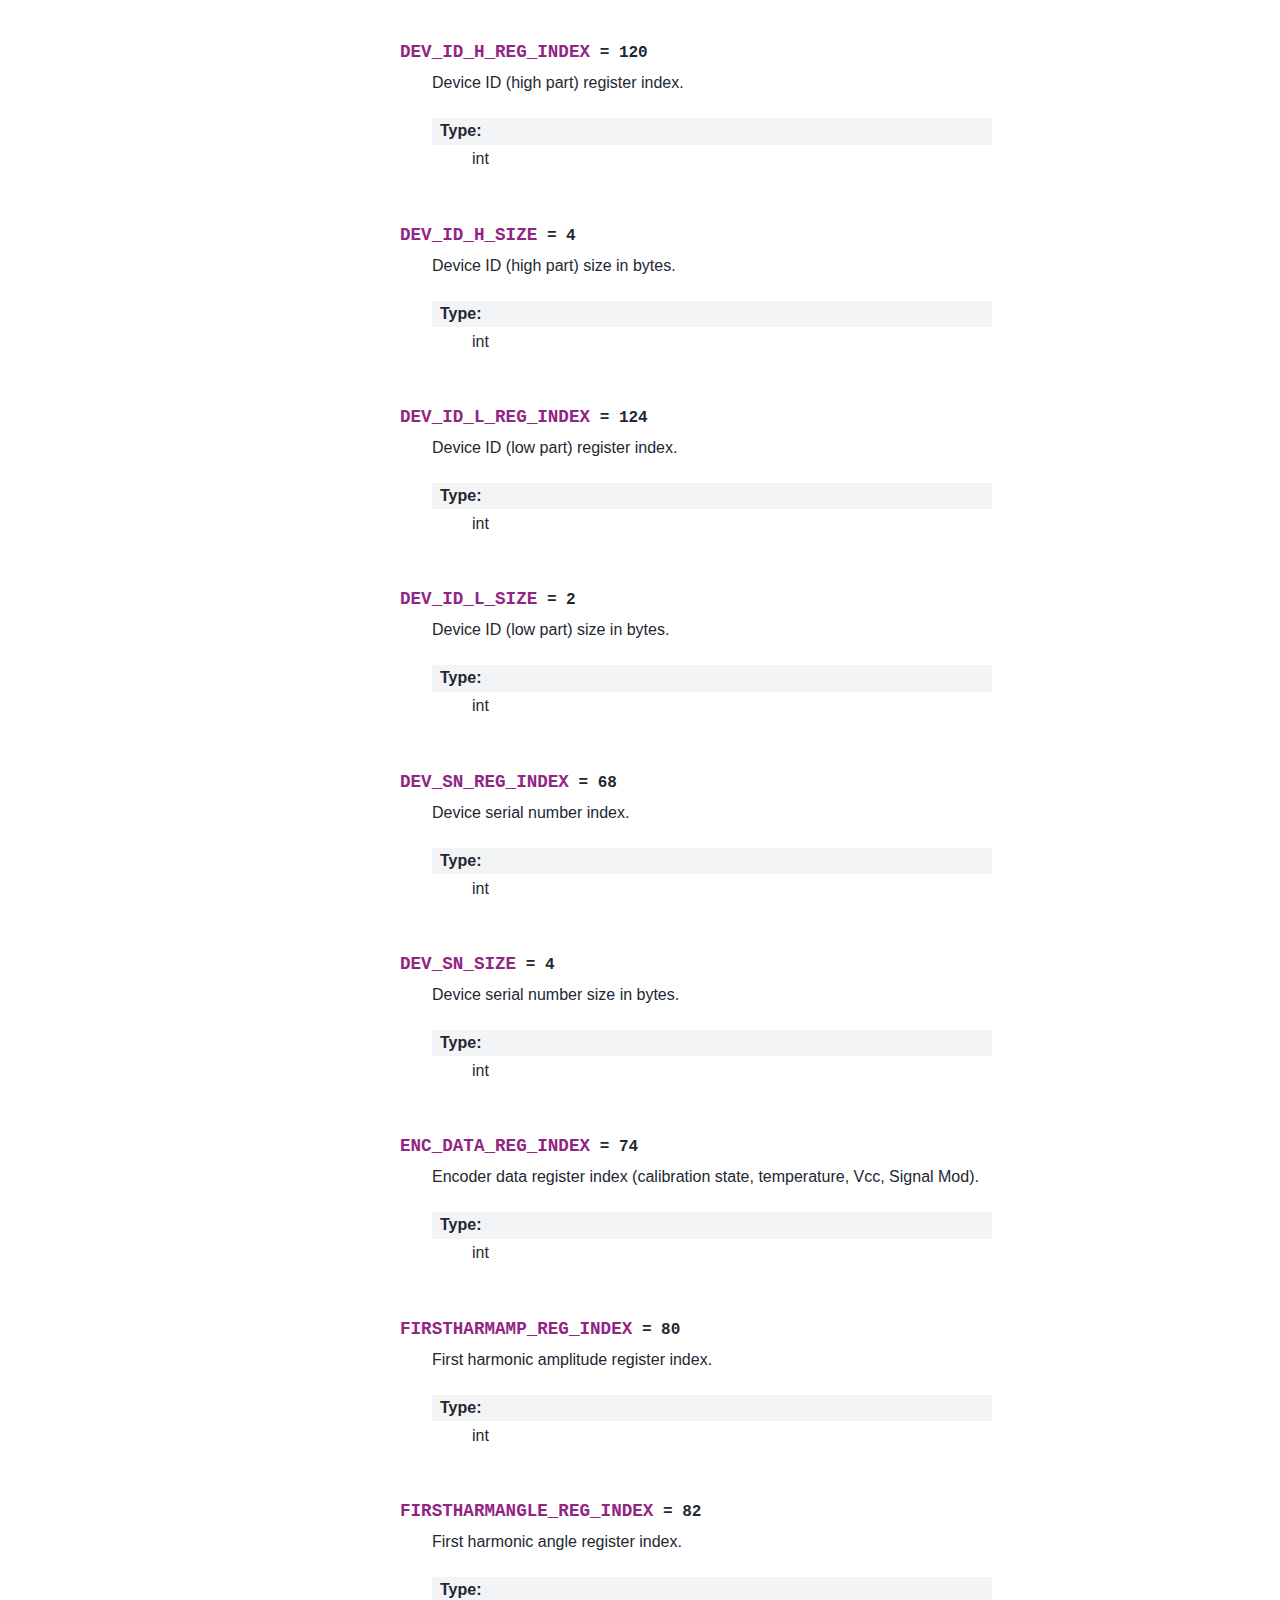
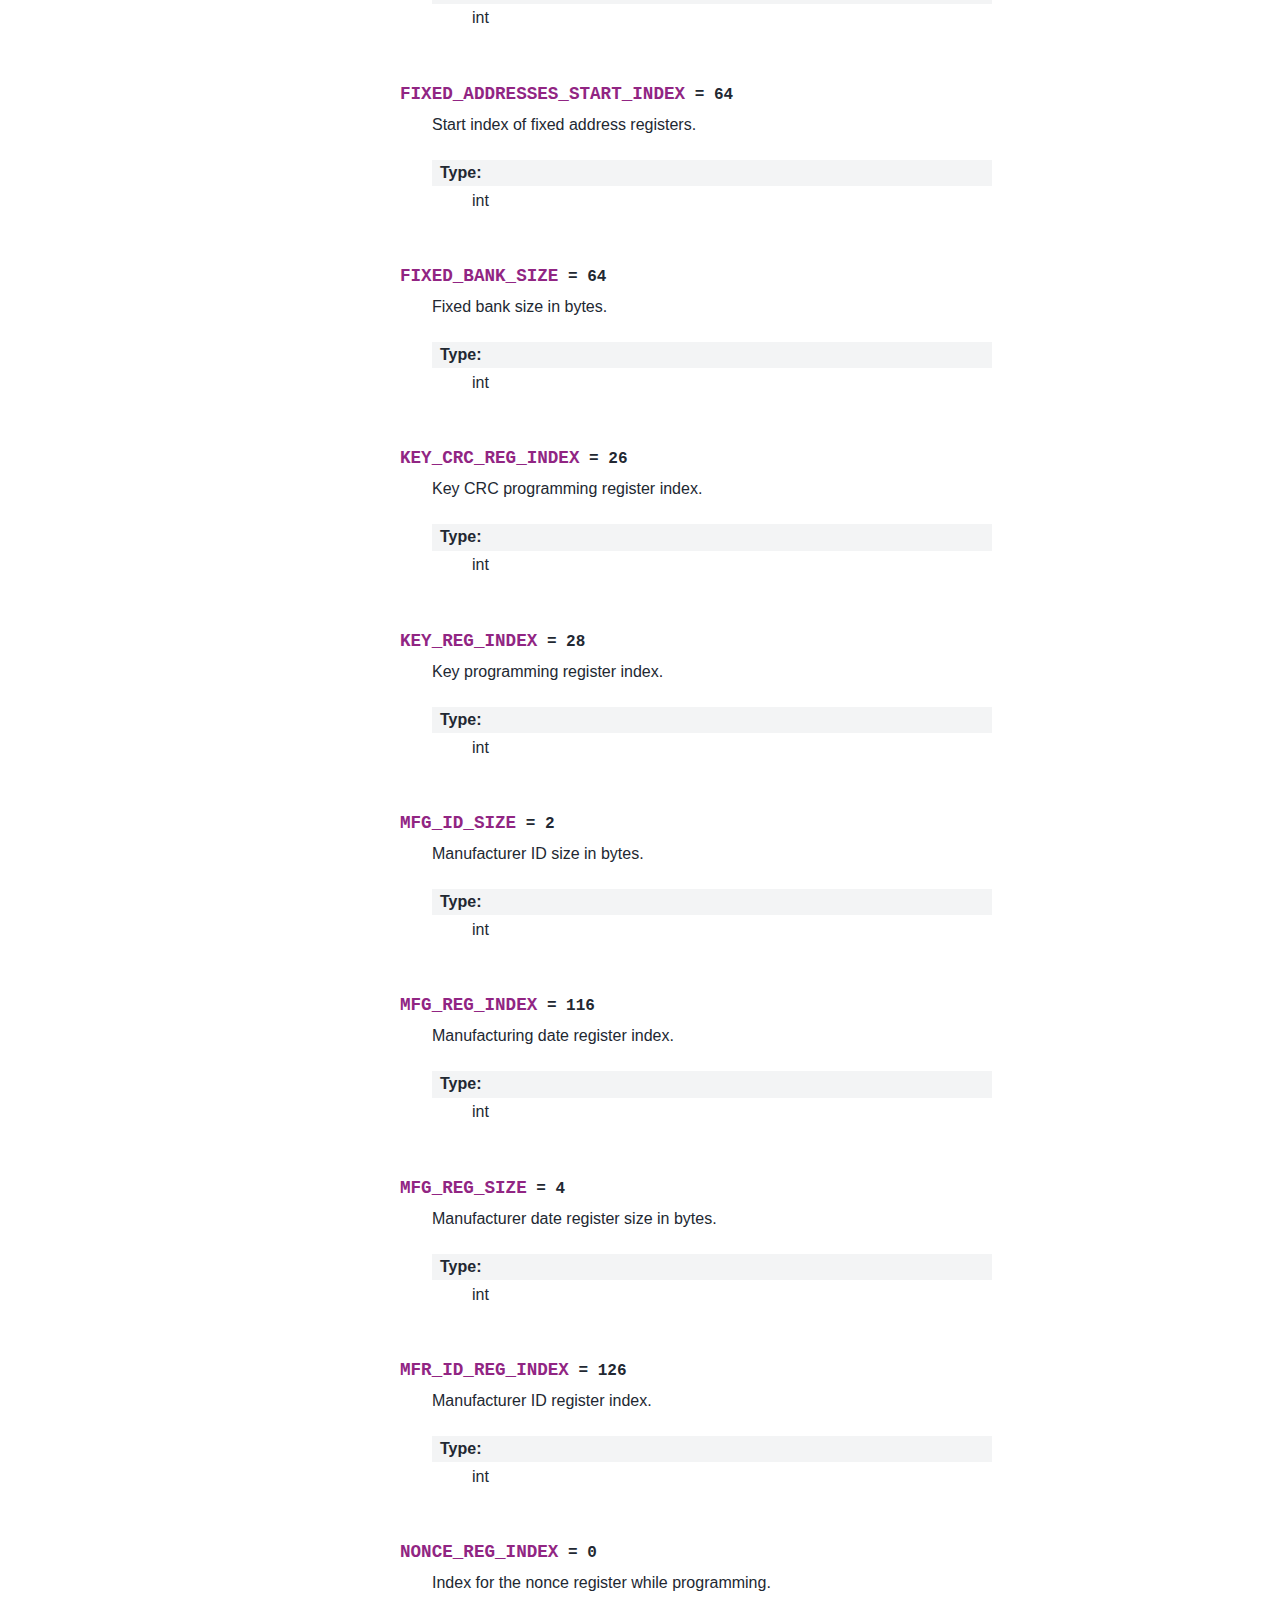
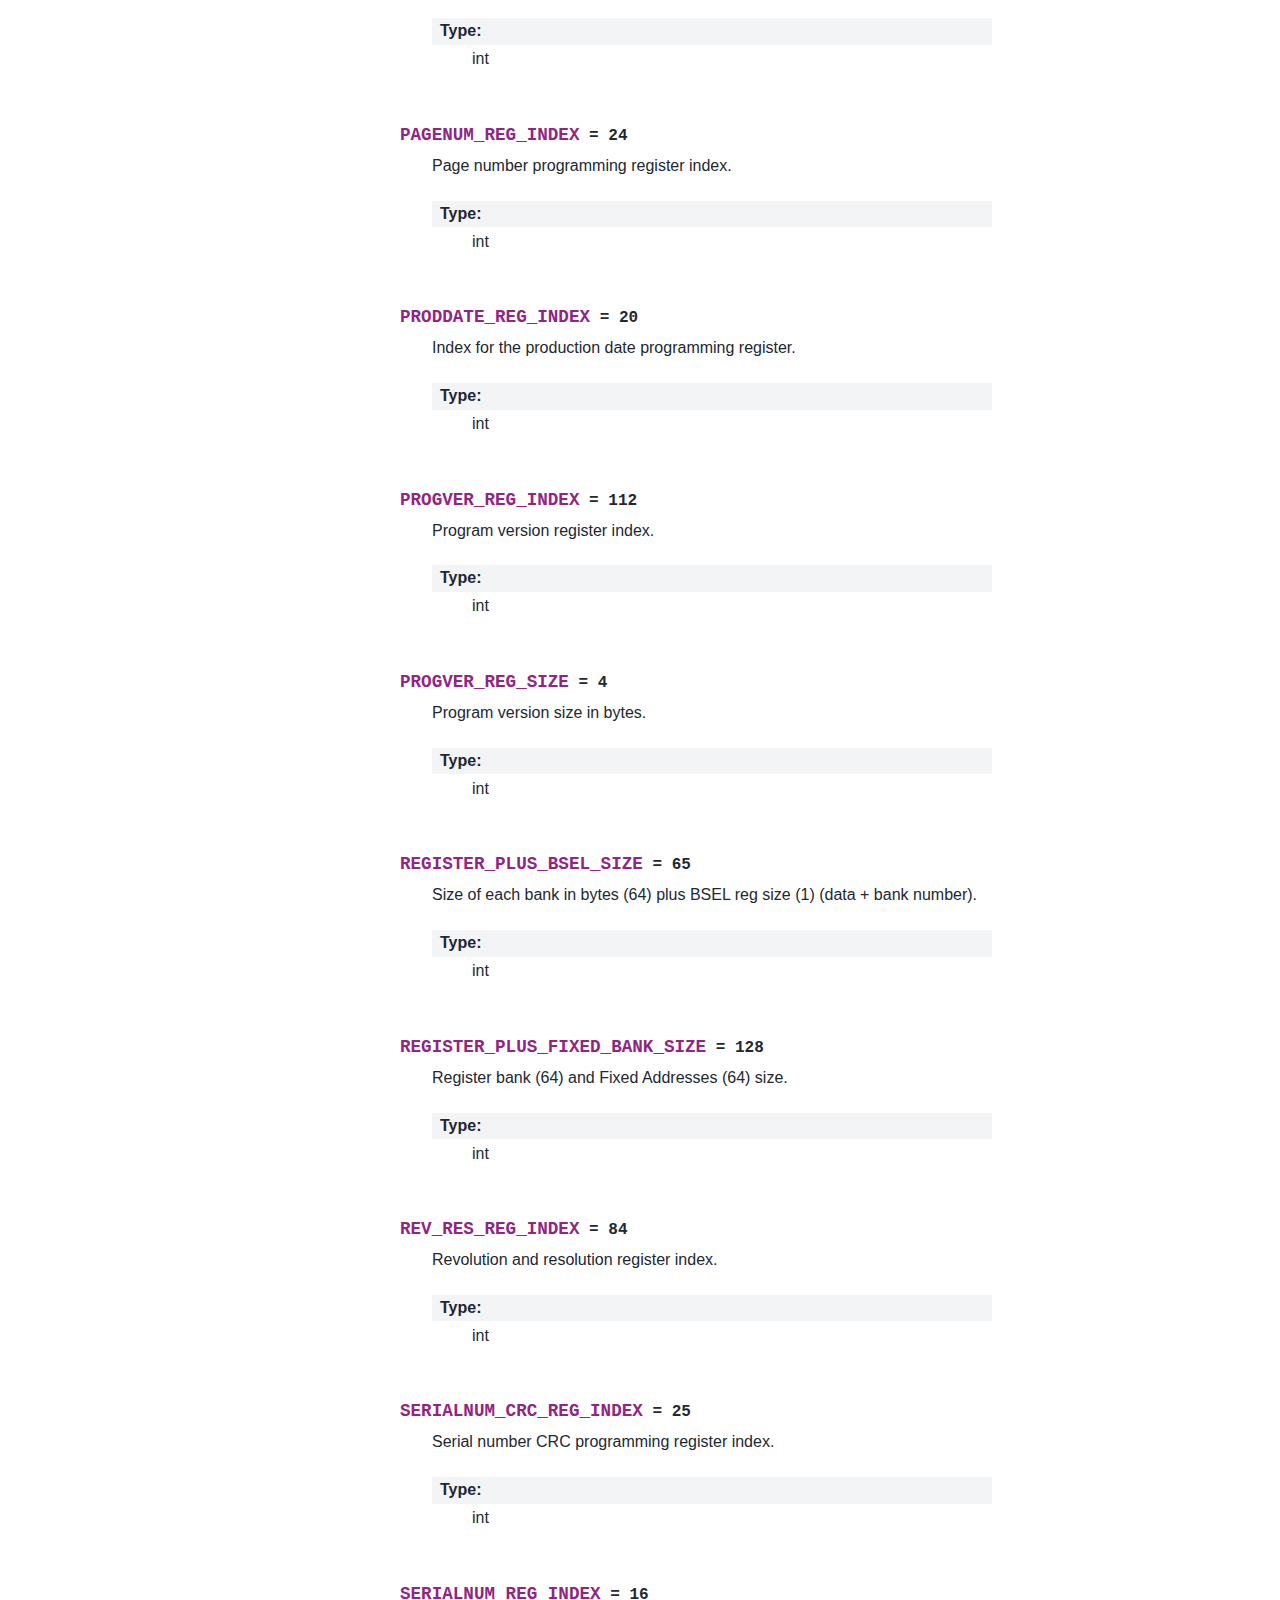
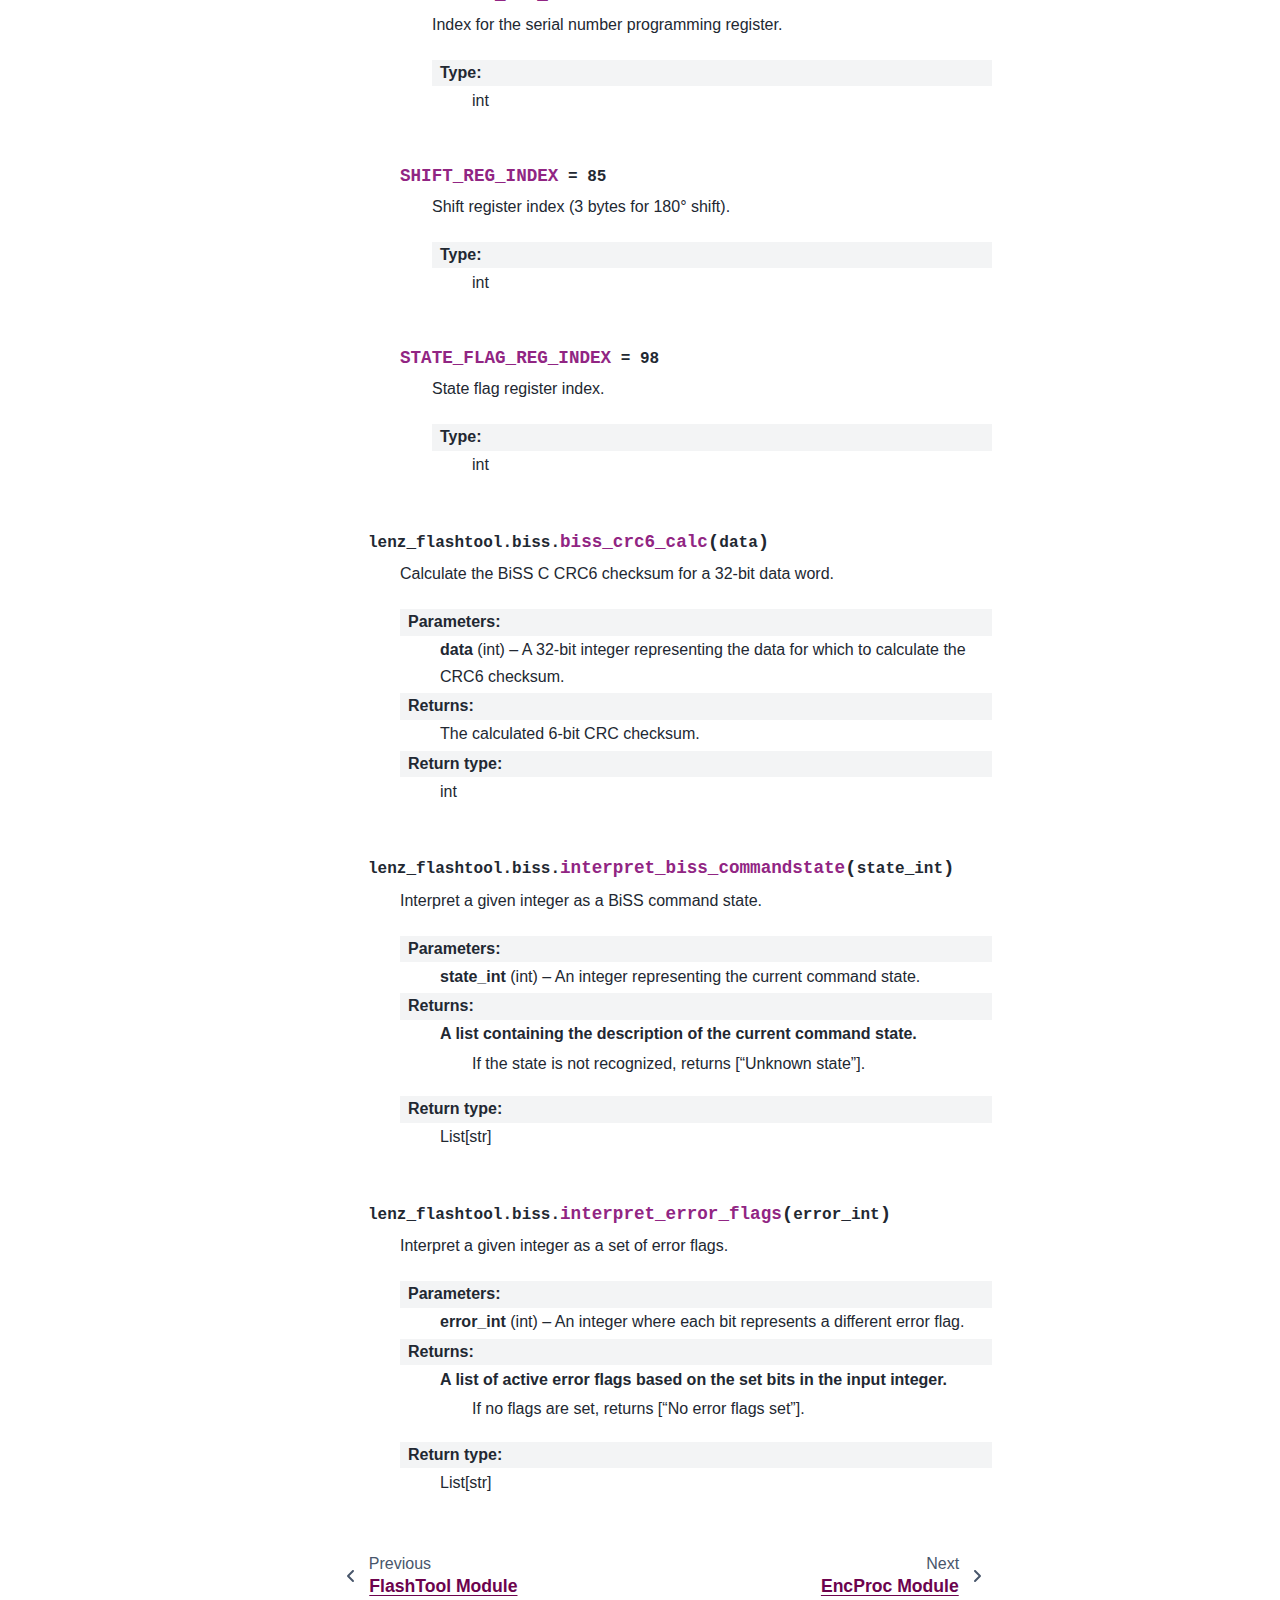
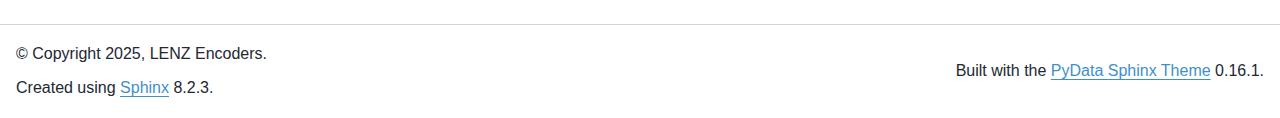
<file: docs/_build/html/BiSS.html>
<!DOCTYPE html>


<html lang="en" data-content_root="./" >

  <head>
    <meta charset="utf-8" />
    <meta name="viewport" content="width=device-width, initial-scale=1.0" /><meta name="viewport" content="width=device-width, initial-scale=1" />

    <title>BiSS Module &#8212; lenz-flashtool 0.1.9 documentation</title>
  
  
  
  <script data-cfasync="false">
    document.documentElement.dataset.mode = localStorage.getItem("mode") || "";
    document.documentElement.dataset.theme = localStorage.getItem("theme") || "";
  </script>
  <!--
    this give us a css class that will be invisible only if js is disabled
  -->
  <noscript>
    <style>
      .pst-js-only { display: none !important; }

    </style>
  </noscript>
  
  <!-- Loaded before other Sphinx assets -->
  <link href="_static/styles/theme.css?digest=8878045cc6db502f8baf" rel="stylesheet" />
<link href="_static/styles/pydata-sphinx-theme.css?digest=8878045cc6db502f8baf" rel="stylesheet" />

    <link rel="stylesheet" type="text/css" href="_static/pygments.css?v=5349f25f" />
    <link rel="stylesheet" type="text/css" href="_static/sphinx-design.min.css?v=95c83b7e" />
    <link rel="stylesheet" type="text/css" href="_static/custom.css?v=ce421a57" />
  
  <!-- So that users can add custom icons -->
  <script src="_static/scripts/fontawesome.js?digest=8878045cc6db502f8baf"></script>
  <!-- Pre-loaded scripts that we'll load fully later -->
  <link rel="preload" as="script" href="_static/scripts/bootstrap.js?digest=8878045cc6db502f8baf" />
<link rel="preload" as="script" href="_static/scripts/pydata-sphinx-theme.js?digest=8878045cc6db502f8baf" />

    <script src="_static/documentation_options.js?v=8618f531"></script>
    <script src="_static/doctools.js?v=9bcbadda"></script>
    <script src="_static/sphinx_highlight.js?v=dc90522c"></script>
    <script src="_static/design-tabs.js?v=f930bc37"></script>
    <script>DOCUMENTATION_OPTIONS.pagename = 'BiSS';</script>
    <link rel="icon" href="_static/favicon.ico"/>
    <link rel="index" title="Index" href="genindex.html" />
    <link rel="search" title="Search" href="search.html" />
    <link rel="next" title="EncProc Module" href="EncProc.html" />
    <link rel="prev" title="FlashTool Module" href="FlashTool.html" />
  <meta name="viewport" content="width=device-width, initial-scale=1"/>
  <meta name="docsearch:language" content="en"/>
  <meta name="docsearch:version" content="" />
  </head>
  
  
  <body data-bs-spy="scroll" data-bs-target=".bd-toc-nav" data-offset="180" data-bs-root-margin="0px 0px -60%" data-default-mode="">

  
  
  <div id="pst-skip-link" class="skip-link d-print-none"><a href="#main-content">Skip to main content</a></div>
  
  <div id="pst-scroll-pixel-helper"></div>
  
  <button type="button" class="btn rounded-pill" id="pst-back-to-top">
    <i class="fa-solid fa-arrow-up"></i>Back to top</button>

  
  <dialog id="pst-search-dialog">
    
<form class="bd-search d-flex align-items-center"
      action="search.html"
      method="get">
  <i class="fa-solid fa-magnifying-glass"></i>
  <input type="search"
         class="form-control"
         name="q"
         placeholder="Search the docs ..."
         aria-label="Search the docs ..."
         autocomplete="off"
         autocorrect="off"
         autocapitalize="off"
         spellcheck="false"/>
  <span class="search-button__kbd-shortcut"><kbd class="kbd-shortcut__modifier">Ctrl</kbd>+<kbd>K</kbd></span>
</form>
  </dialog>

  <div class="pst-async-banner-revealer d-none">
  <aside id="bd-header-version-warning" class="d-none d-print-none" aria-label="Version warning"></aside>
</div>

  
    <header class="bd-header navbar navbar-expand-lg bd-navbar d-print-none">
<div class="bd-header__inner bd-page-width">
  <button class="pst-navbar-icon sidebar-toggle primary-toggle" aria-label="Site navigation">
    <span class="fa-solid fa-bars"></span>
  </button>
  
  
  <div class="col-lg-3 navbar-header-items__start">
    
      <div class="navbar-item">

  
    
  

<a class="navbar-brand logo" href="index.html">
  
  
  
  
  
  
    <p class="title logo__title">lenz-flashtool</p>
  
</a></div>
    
  </div>
  
  <div class="col-lg-9 navbar-header-items">
    
    <div class="me-auto navbar-header-items__center">
      
        <div class="navbar-item">
<nav>
  <ul class="bd-navbar-elements navbar-nav">
    
<li class="nav-item ">
  <a class="nav-link nav-internal" href="getting_started.html">
    Getting Started
  </a>
</li>


<li class="nav-item ">
  <a class="nav-link nav-internal" href="installation.html">
    Installation
  </a>
</li>


<li class="nav-item ">
  <a class="nav-link nav-internal" href="usage.html">
    Usage
  </a>
</li>


<li class="nav-item ">
  <a class="nav-link nav-internal" href="api.html">
    lenz-flashtool Library API Reference
  </a>
</li>


<li class="nav-item ">
  <a class="nav-link nav-internal" href="FlashTool.html">
    FlashTool Module
  </a>
</li>

            <li class="nav-item dropdown">
                <button class="btn dropdown-toggle nav-item" type="button"
                data-bs-toggle="dropdown" aria-expanded="false"
                aria-controls="pst-nav-more-links">
                    More
                </button>
                <ul id="pst-nav-more-links" class="dropdown-menu">
                    
<li class=" current active">
  <a class="nav-link dropdown-item nav-internal" href="#">
    BiSS Module
  </a>
</li>


<li class=" ">
  <a class="nav-link dropdown-item nav-internal" href="EncProc.html">
    EncProc Module
  </a>
</li>


<li class=" ">
  <a class="nav-link dropdown-item nav-internal" href="utils.html">
    utils Module
  </a>
</li>


<li class=" ">
  <a class="nav-link dropdown-item nav-internal" href="testing.html">
    testing Module
  </a>
</li>


<li class=" ">
  <a class="nav-link dropdown-item nav-internal" href="BiSS%20CLI.html">
    BiSS CLI Module
  </a>
</li>

                </ul>
            </li>
            
  </ul>
</nav></div>
      
    </div>
    
    
    <div class="navbar-header-items__end">
      
        <div class="navbar-item navbar-persistent--container">
          

<button class="btn search-button-field search-button__button pst-js-only" title="Search" aria-label="Search" data-bs-placement="bottom" data-bs-toggle="tooltip">
 <i class="fa-solid fa-magnifying-glass"></i>
 <span class="search-button__default-text">Search</span>
 <span class="search-button__kbd-shortcut"><kbd class="kbd-shortcut__modifier">Ctrl</kbd>+<kbd class="kbd-shortcut__modifier">K</kbd></span>
</button>
        </div>
      
      
        <div class="navbar-item">

<button class="btn btn-sm nav-link pst-navbar-icon theme-switch-button pst-js-only" aria-label="Color mode" data-bs-title="Color mode"  data-bs-placement="bottom" data-bs-toggle="tooltip">
  <i class="theme-switch fa-solid fa-sun                fa-lg" data-mode="light" title="Light"></i>
  <i class="theme-switch fa-solid fa-moon               fa-lg" data-mode="dark"  title="Dark"></i>
  <i class="theme-switch fa-solid fa-circle-half-stroke fa-lg" data-mode="auto"  title="System Settings"></i>
</button></div>
      
    </div>
    
  </div>
  
  
    <div class="navbar-persistent--mobile">

<button class="btn search-button-field search-button__button pst-js-only" title="Search" aria-label="Search" data-bs-placement="bottom" data-bs-toggle="tooltip">
 <i class="fa-solid fa-magnifying-glass"></i>
 <span class="search-button__default-text">Search</span>
 <span class="search-button__kbd-shortcut"><kbd class="kbd-shortcut__modifier">Ctrl</kbd>+<kbd class="kbd-shortcut__modifier">K</kbd></span>
</button>
    </div>
  

  
    <button class="pst-navbar-icon sidebar-toggle secondary-toggle" aria-label="On this page">
      <span class="fa-solid fa-outdent"></span>
    </button>
  
</div>

    </header>
  

  <div class="bd-container">
    <div class="bd-container__inner bd-page-width">
      
      
      
      <dialog id="pst-primary-sidebar-modal"></dialog>
      <div id="pst-primary-sidebar" class="bd-sidebar-primary bd-sidebar">
        

  
  <div class="sidebar-header-items sidebar-primary__section">
    
    
      <div class="sidebar-header-items__center">
        
          
          
            <div class="navbar-item">
<nav>
  <ul class="bd-navbar-elements navbar-nav">
    
<li class="nav-item ">
  <a class="nav-link nav-internal" href="getting_started.html">
    Getting Started
  </a>
</li>


<li class="nav-item ">
  <a class="nav-link nav-internal" href="installation.html">
    Installation
  </a>
</li>


<li class="nav-item ">
  <a class="nav-link nav-internal" href="usage.html">
    Usage
  </a>
</li>


<li class="nav-item ">
  <a class="nav-link nav-internal" href="api.html">
    lenz-flashtool Library API Reference
  </a>
</li>


<li class="nav-item ">
  <a class="nav-link nav-internal" href="FlashTool.html">
    FlashTool Module
  </a>
</li>


<li class="nav-item current active">
  <a class="nav-link nav-internal" href="#">
    BiSS Module
  </a>
</li>


<li class="nav-item ">
  <a class="nav-link nav-internal" href="EncProc.html">
    EncProc Module
  </a>
</li>


<li class="nav-item ">
  <a class="nav-link nav-internal" href="utils.html">
    utils Module
  </a>
</li>


<li class="nav-item ">
  <a class="nav-link nav-internal" href="testing.html">
    testing Module
  </a>
</li>


<li class="nav-item ">
  <a class="nav-link nav-internal" href="BiSS%20CLI.html">
    BiSS CLI Module
  </a>
</li>

  </ul>
</nav></div>
          
        
      </div>
    
    
    
      <div class="sidebar-header-items__end">
        
          <div class="navbar-item">

<button class="btn btn-sm nav-link pst-navbar-icon theme-switch-button pst-js-only" aria-label="Color mode" data-bs-title="Color mode"  data-bs-placement="bottom" data-bs-toggle="tooltip">
  <i class="theme-switch fa-solid fa-sun                fa-lg" data-mode="light" title="Light"></i>
  <i class="theme-switch fa-solid fa-moon               fa-lg" data-mode="dark"  title="Dark"></i>
  <i class="theme-switch fa-solid fa-circle-half-stroke fa-lg" data-mode="auto"  title="System Settings"></i>
</button></div>
        
      </div>
    
  </div>
  
    <div class="sidebar-primary-items__start sidebar-primary__section">
        <div class="sidebar-primary-item">
<nav class="bd-docs-nav bd-links"
     aria-label="Section Navigation">
  <p class="bd-links__title" role="heading" aria-level="1">Section Navigation</p>
  <div class="bd-toc-item navbar-nav"></div>
</nav></div>
        <div class="sidebar-primary-item">
<h3><a href="index.html">Table of Contents</a></h3>
<p aria-level="2" class="caption" role="heading"><span class="caption-text">User Guide</span></p>
<ul>
<li class="toctree-l1"><a class="reference internal" href="getting_started.html">Getting Started</a></li>
<li class="toctree-l1"><a class="reference internal" href="installation.html">Installation</a></li>
<li class="toctree-l1"><a class="reference internal" href="usage.html">Usage</a></li>
</ul>
<p aria-level="2" class="caption" role="heading"><span class="caption-text">API Reference</span></p>
<ul class="current">
<li class="toctree-l1"><a class="reference internal" href="api.html">lenz-flashtool Library API Reference</a></li>
<li class="toctree-l1"><a class="reference internal" href="FlashTool.html">FlashTool Module</a></li>
<li class="toctree-l1 current"><a class="current reference internal" href="#">BiSS Module</a><ul>
<li class="toctree-l2"><a class="reference internal" href="#lenz_flashtool.biss.BiSSBank"><code class="docutils literal notranslate"><span class="pre">BiSSBank</span></code></a></li>
<li class="toctree-l2"><a class="reference internal" href="#lenz_flashtool.biss.biss_crc6_calc"><code class="docutils literal notranslate"><span class="pre">biss_crc6_calc()</span></code></a></li>
<li class="toctree-l2"><a class="reference internal" href="#lenz_flashtool.biss.interpret_biss_commandstate"><code class="docutils literal notranslate"><span class="pre">interpret_biss_commandstate()</span></code></a></li>
<li class="toctree-l2"><a class="reference internal" href="#lenz_flashtool.biss.interpret_error_flags"><code class="docutils literal notranslate"><span class="pre">interpret_error_flags()</span></code></a></li>
</ul>
</li>
<li class="toctree-l1"><a class="reference internal" href="EncProc.html">EncProc Module</a></li>
<li class="toctree-l1"><a class="reference internal" href="utils.html">utils Module</a></li>
<li class="toctree-l1"><a class="reference internal" href="testing.html">testing Module</a></li>
<li class="toctree-l1"><a class="reference internal" href="BiSS%20CLI.html">BiSS CLI Module</a></li>
</ul>
</div>
    </div>
  
  
  <div class="sidebar-primary-items__end sidebar-primary__section">
      <div class="sidebar-primary-item">
<div id="ethical-ad-placement"
      class="flat"
      data-ea-publisher="readthedocs"
      data-ea-type="readthedocs-sidebar"
      data-ea-manual="true">
</div></div>
  </div>


      </div>
      
      <main id="main-content" class="bd-main" role="main">
        
        
          <div class="bd-content">
            <div class="bd-article-container">
              
              <div class="bd-header-article d-print-none">
<div class="header-article-items header-article__inner">
  
    <div class="header-article-items__start">
      
        <div class="header-article-item">

<nav aria-label="Breadcrumb" class="d-print-none">
  <ul class="bd-breadcrumbs">
    
    <li class="breadcrumb-item breadcrumb-home">
      <a href="index.html" class="nav-link" aria-label="Home">
        <i class="fa-solid fa-home"></i>
      </a>
    </li>
    <li class="breadcrumb-item active" aria-current="page"><span class="ellipsis">BiSS Module</span></li>
  </ul>
</nav>
</div>
      
    </div>
  
  
</div>
</div>
              
              
              
                
<div id="searchbox"></div>
                <article class="bd-article">
                  
  <section id="module-lenz_flashtool.biss">
<span id="biss-module"></span><h1>BiSS Module<a class="headerlink" href="#module-lenz_flashtool.biss" title="Link to this heading">#</a></h1>
<p>LENZ BiSS Protocol Implementation</p>
<p>Provides BiSS encoder protocol standarts and utilities.</p>
<dl class="simple">
<dt>Author:</dt><dd><p>LENZ ENCODERS, 2020-2025</p>
</dd>
</dl>
<dl class="py class">
<dt class="sig sig-object py" id="lenz_flashtool.biss.BiSSBank">
<em class="property"><span class="k"><span class="pre">class</span></span><span class="w"> </span></em><span class="sig-prename descclassname"><span class="pre">lenz_flashtool.biss.</span></span><span class="sig-name descname"><span class="pre">BiSSBank</span></span><span class="sig-paren">(</span><em class="sig-param"><span class="o"><span class="pre">*</span></span><span class="n"><span class="pre">values</span></span></em><span class="sig-paren">)</span><a class="headerlink" href="#lenz_flashtool.biss.BiSSBank" title="Link to this definition">#</a></dt>
<dd><p>Bases: <code class="xref py py-class docutils literal notranslate"><span class="pre">IntEnum</span></code></p>
<p>Enumeration of BiSS C encoder register indices and banking constants.</p>
<p>Defines indices for programmable registers (0-63), fixed-address registers (64-127),
and constants for the banking system. Each constant represents either a register index
or a size/bank definition used for device configuration, operation, and data access.</p>
<dl class="py attribute">
<dt class="sig sig-object py" id="lenz_flashtool.biss.BiSSBank.BANKS_PER_PAGE">
<span class="sig-name descname"><span class="pre">BANKS_PER_PAGE</span></span><em class="property"><span class="w"> </span><span class="p"><span class="pre">=</span></span><span class="w"> </span><span class="pre">32</span></em><a class="headerlink" href="#lenz_flashtool.biss.BiSSBank.BANKS_PER_PAGE" title="Link to this definition">#</a></dt>
<dd><p>Number of banks per page.</p>
<dl class="field-list simple">
<dt class="field-odd">Type<span class="colon">:</span></dt>
<dd class="field-odd"><p>int</p>
</dd>
</dl>
</dd></dl>

<dl class="py attribute">
<dt class="sig sig-object py" id="lenz_flashtool.biss.BiSSBank.BISS_BANK_SERV">
<span class="sig-name descname"><span class="pre">BISS_BANK_SERV</span></span><em class="property"><span class="w"> </span><span class="p"><span class="pre">=</span></span><span class="w"> </span><span class="pre">2</span></em><a class="headerlink" href="#lenz_flashtool.biss.BiSSBank.BISS_BANK_SERV" title="Link to this definition">#</a></dt>
<dd><p>Service bank index.</p>
<dl class="field-list simple">
<dt class="field-odd">Type<span class="colon">:</span></dt>
<dd class="field-odd"><p>int</p>
</dd>
</dl>
</dd></dl>

<dl class="py attribute">
<dt class="sig sig-object py" id="lenz_flashtool.biss.BiSSBank.BISS_USERBANK_END">
<span class="sig-name descname"><span class="pre">BISS_USERBANK_END</span></span><em class="property"><span class="w"> </span><span class="p"><span class="pre">=</span></span><span class="w"> </span><span class="pre">37</span></em><a class="headerlink" href="#lenz_flashtool.biss.BiSSBank.BISS_USERBANK_END" title="Link to this definition">#</a></dt>
<dd><p>End index of user banks.</p>
<dl class="field-list simple">
<dt class="field-odd">Type<span class="colon">:</span></dt>
<dd class="field-odd"><p>int</p>
</dd>
</dl>
</dd></dl>

<dl class="py attribute">
<dt class="sig sig-object py" id="lenz_flashtool.biss.BiSSBank.BISS_USERBANK_START">
<span class="sig-name descname"><span class="pre">BISS_USERBANK_START</span></span><em class="property"><span class="w"> </span><span class="p"><span class="pre">=</span></span><span class="w"> </span><span class="pre">5</span></em><a class="headerlink" href="#lenz_flashtool.biss.BiSSBank.BISS_USERBANK_START" title="Link to this definition">#</a></dt>
<dd><p>Start index of user banks.</p>
<dl class="field-list simple">
<dt class="field-odd">Type<span class="colon">:</span></dt>
<dd class="field-odd"><p>int</p>
</dd>
</dl>
</dd></dl>

<dl class="py attribute">
<dt class="sig sig-object py" id="lenz_flashtool.biss.BiSSBank.BOOTLOADER_VER_REG_INDEX">
<span class="sig-name descname"><span class="pre">BOOTLOADER_VER_REG_INDEX</span></span><em class="property"><span class="w"> </span><span class="p"><span class="pre">=</span></span><span class="w"> </span><span class="pre">108</span></em><a class="headerlink" href="#lenz_flashtool.biss.BiSSBank.BOOTLOADER_VER_REG_INDEX" title="Link to this definition">#</a></dt>
<dd><p>Bootloader version register index.</p>
<dl class="field-list simple">
<dt class="field-odd">Type<span class="colon">:</span></dt>
<dd class="field-odd"><p>int</p>
</dd>
</dl>
</dd></dl>

<dl class="py attribute">
<dt class="sig sig-object py" id="lenz_flashtool.biss.BiSSBank.BOOTLOADER_VER_SIZE">
<span class="sig-name descname"><span class="pre">BOOTLOADER_VER_SIZE</span></span><em class="property"><span class="w"> </span><span class="p"><span class="pre">=</span></span><span class="w"> </span><span class="pre">4</span></em><a class="headerlink" href="#lenz_flashtool.biss.BiSSBank.BOOTLOADER_VER_SIZE" title="Link to this definition">#</a></dt>
<dd><p>Bootloader version size in bytes.</p>
<dl class="field-list simple">
<dt class="field-odd">Type<span class="colon">:</span></dt>
<dd class="field-odd"><p>int</p>
</dd>
</dl>
</dd></dl>

<dl class="py attribute">
<dt class="sig sig-object py" id="lenz_flashtool.biss.BiSSBank.BSEL_REG_INDEX">
<span class="sig-name descname"><span class="pre">BSEL_REG_INDEX</span></span><em class="property"><span class="w"> </span><span class="p"><span class="pre">=</span></span><span class="w"> </span><span class="pre">64</span></em><a class="headerlink" href="#lenz_flashtool.biss.BiSSBank.BSEL_REG_INDEX" title="Link to this definition">#</a></dt>
<dd><p>Bank select register index.</p>
<dl class="field-list simple">
<dt class="field-odd">Type<span class="colon">:</span></dt>
<dd class="field-odd"><p>int</p>
</dd>
</dl>
</dd></dl>

<dl class="py attribute">
<dt class="sig sig-object py" id="lenz_flashtool.biss.BiSSBank.CMD_REG_INDEX">
<span class="sig-name descname"><span class="pre">CMD_REG_INDEX</span></span><em class="property"><span class="w"> </span><span class="p"><span class="pre">=</span></span><span class="w"> </span><span class="pre">72</span></em><a class="headerlink" href="#lenz_flashtool.biss.BiSSBank.CMD_REG_INDEX" title="Link to this definition">#</a></dt>
<dd><p>Command register index - 2 bytes.</p>
<dl class="field-list simple">
<dt class="field-odd">Type<span class="colon">:</span></dt>
<dd class="field-odd"><p>int</p>
</dd>
</dl>
</dd></dl>

<dl class="py attribute">
<dt class="sig sig-object py" id="lenz_flashtool.biss.BiSSBank.CMD_STATE_FLAG_REG_INDEX">
<span class="sig-name descname"><span class="pre">CMD_STATE_FLAG_REG_INDEX</span></span><em class="property"><span class="w"> </span><span class="p"><span class="pre">=</span></span><span class="w"> </span><span class="pre">97</span></em><a class="headerlink" href="#lenz_flashtool.biss.BiSSBank.CMD_STATE_FLAG_REG_INDEX" title="Link to this definition">#</a></dt>
<dd><p>Command state flag register index.</p>
<dl class="field-list simple">
<dt class="field-odd">Type<span class="colon">:</span></dt>
<dd class="field-odd"><p>int</p>
</dd>
</dl>
</dd></dl>

<dl class="py attribute">
<dt class="sig sig-object py" id="lenz_flashtool.biss.BiSSBank.CRC32_REG_INDEX">
<span class="sig-name descname"><span class="pre">CRC32_REG_INDEX</span></span><em class="property"><span class="w"> </span><span class="p"><span class="pre">=</span></span><span class="w"> </span><span class="pre">12</span></em><a class="headerlink" href="#lenz_flashtool.biss.BiSSBank.CRC32_REG_INDEX" title="Link to this definition">#</a></dt>
<dd><p>Index for the CRC32 register for data integrity checks while programming.</p>
<dl class="field-list simple">
<dt class="field-odd">Type<span class="colon">:</span></dt>
<dd class="field-odd"><p>int</p>
</dd>
</dl>
</dd></dl>

<dl class="py attribute">
<dt class="sig sig-object py" id="lenz_flashtool.biss.BiSSBank.CRC_ARRAY_REG_INDEX">
<span class="sig-name descname"><span class="pre">CRC_ARRAY_REG_INDEX</span></span><em class="property"><span class="w"> </span><span class="p"><span class="pre">=</span></span><span class="w"> </span><span class="pre">24</span></em><a class="headerlink" href="#lenz_flashtool.biss.BiSSBank.CRC_ARRAY_REG_INDEX" title="Link to this definition">#</a></dt>
<dd><p>CRC array programming register index.</p>
<dl class="field-list simple">
<dt class="field-odd">Type<span class="colon">:</span></dt>
<dd class="field-odd"><p>int</p>
</dd>
</dl>
</dd></dl>

<dl class="py attribute">
<dt class="sig sig-object py" id="lenz_flashtool.biss.BiSSBank.DEVID_CRC_REG_INDEX">
<span class="sig-name descname"><span class="pre">DEVID_CRC_REG_INDEX</span></span><em class="property"><span class="w"> </span><span class="p"><span class="pre">=</span></span><span class="w"> </span><span class="pre">27</span></em><a class="headerlink" href="#lenz_flashtool.biss.BiSSBank.DEVID_CRC_REG_INDEX" title="Link to this definition">#</a></dt>
<dd><p>Device ID CRC programming register index.</p>
<dl class="field-list simple">
<dt class="field-odd">Type<span class="colon">:</span></dt>
<dd class="field-odd"><p>int</p>
</dd>
</dl>
</dd></dl>

<dl class="py attribute">
<dt class="sig sig-object py" id="lenz_flashtool.biss.BiSSBank.DEVID_H_REG_INDEX">
<span class="sig-name descname"><span class="pre">DEVID_H_REG_INDEX</span></span><em class="property"><span class="w"> </span><span class="p"><span class="pre">=</span></span><span class="w"> </span><span class="pre">58</span></em><a class="headerlink" href="#lenz_flashtool.biss.BiSSBank.DEVID_H_REG_INDEX" title="Link to this definition">#</a></dt>
<dd><p>Higher part of device ID programming register index.</p>
<dl class="field-list simple">
<dt class="field-odd">Type<span class="colon">:</span></dt>
<dd class="field-odd"><p>int</p>
</dd>
</dl>
</dd></dl>

<dl class="py attribute">
<dt class="sig sig-object py" id="lenz_flashtool.biss.BiSSBank.DEVID_L_REG_INDEX">
<span class="sig-name descname"><span class="pre">DEVID_L_REG_INDEX</span></span><em class="property"><span class="w"> </span><span class="p"><span class="pre">=</span></span><span class="w"> </span><span class="pre">54</span></em><a class="headerlink" href="#lenz_flashtool.biss.BiSSBank.DEVID_L_REG_INDEX" title="Link to this definition">#</a></dt>
<dd><p>Lower part of device ID programming register index.</p>
<dl class="field-list simple">
<dt class="field-odd">Type<span class="colon">:</span></dt>
<dd class="field-odd"><p>int</p>
</dd>
</dl>
</dd></dl>

<dl class="py attribute">
<dt class="sig sig-object py" id="lenz_flashtool.biss.BiSSBank.DEV_ID_H_REG_INDEX">
<span class="sig-name descname"><span class="pre">DEV_ID_H_REG_INDEX</span></span><em class="property"><span class="w"> </span><span class="p"><span class="pre">=</span></span><span class="w"> </span><span class="pre">120</span></em><a class="headerlink" href="#lenz_flashtool.biss.BiSSBank.DEV_ID_H_REG_INDEX" title="Link to this definition">#</a></dt>
<dd><p>Device ID (high part) register index.</p>
<dl class="field-list simple">
<dt class="field-odd">Type<span class="colon">:</span></dt>
<dd class="field-odd"><p>int</p>
</dd>
</dl>
</dd></dl>

<dl class="py attribute">
<dt class="sig sig-object py" id="lenz_flashtool.biss.BiSSBank.DEV_ID_H_SIZE">
<span class="sig-name descname"><span class="pre">DEV_ID_H_SIZE</span></span><em class="property"><span class="w"> </span><span class="p"><span class="pre">=</span></span><span class="w"> </span><span class="pre">4</span></em><a class="headerlink" href="#lenz_flashtool.biss.BiSSBank.DEV_ID_H_SIZE" title="Link to this definition">#</a></dt>
<dd><p>Device ID (high part) size in bytes.</p>
<dl class="field-list simple">
<dt class="field-odd">Type<span class="colon">:</span></dt>
<dd class="field-odd"><p>int</p>
</dd>
</dl>
</dd></dl>

<dl class="py attribute">
<dt class="sig sig-object py" id="lenz_flashtool.biss.BiSSBank.DEV_ID_L_REG_INDEX">
<span class="sig-name descname"><span class="pre">DEV_ID_L_REG_INDEX</span></span><em class="property"><span class="w"> </span><span class="p"><span class="pre">=</span></span><span class="w"> </span><span class="pre">124</span></em><a class="headerlink" href="#lenz_flashtool.biss.BiSSBank.DEV_ID_L_REG_INDEX" title="Link to this definition">#</a></dt>
<dd><p>Device ID (low part) register index.</p>
<dl class="field-list simple">
<dt class="field-odd">Type<span class="colon">:</span></dt>
<dd class="field-odd"><p>int</p>
</dd>
</dl>
</dd></dl>

<dl class="py attribute">
<dt class="sig sig-object py" id="lenz_flashtool.biss.BiSSBank.DEV_ID_L_SIZE">
<span class="sig-name descname"><span class="pre">DEV_ID_L_SIZE</span></span><em class="property"><span class="w"> </span><span class="p"><span class="pre">=</span></span><span class="w"> </span><span class="pre">2</span></em><a class="headerlink" href="#lenz_flashtool.biss.BiSSBank.DEV_ID_L_SIZE" title="Link to this definition">#</a></dt>
<dd><p>Device ID (low part) size in bytes.</p>
<dl class="field-list simple">
<dt class="field-odd">Type<span class="colon">:</span></dt>
<dd class="field-odd"><p>int</p>
</dd>
</dl>
</dd></dl>

<dl class="py attribute">
<dt class="sig sig-object py" id="lenz_flashtool.biss.BiSSBank.DEV_SN_REG_INDEX">
<span class="sig-name descname"><span class="pre">DEV_SN_REG_INDEX</span></span><em class="property"><span class="w"> </span><span class="p"><span class="pre">=</span></span><span class="w"> </span><span class="pre">68</span></em><a class="headerlink" href="#lenz_flashtool.biss.BiSSBank.DEV_SN_REG_INDEX" title="Link to this definition">#</a></dt>
<dd><p>Device serial number index.</p>
<dl class="field-list simple">
<dt class="field-odd">Type<span class="colon">:</span></dt>
<dd class="field-odd"><p>int</p>
</dd>
</dl>
</dd></dl>

<dl class="py attribute">
<dt class="sig sig-object py" id="lenz_flashtool.biss.BiSSBank.DEV_SN_SIZE">
<span class="sig-name descname"><span class="pre">DEV_SN_SIZE</span></span><em class="property"><span class="w"> </span><span class="p"><span class="pre">=</span></span><span class="w"> </span><span class="pre">4</span></em><a class="headerlink" href="#lenz_flashtool.biss.BiSSBank.DEV_SN_SIZE" title="Link to this definition">#</a></dt>
<dd><p>Device serial number size in bytes.</p>
<dl class="field-list simple">
<dt class="field-odd">Type<span class="colon">:</span></dt>
<dd class="field-odd"><p>int</p>
</dd>
</dl>
</dd></dl>

<dl class="py attribute">
<dt class="sig sig-object py" id="lenz_flashtool.biss.BiSSBank.ENC_DATA_REG_INDEX">
<span class="sig-name descname"><span class="pre">ENC_DATA_REG_INDEX</span></span><em class="property"><span class="w"> </span><span class="p"><span class="pre">=</span></span><span class="w"> </span><span class="pre">74</span></em><a class="headerlink" href="#lenz_flashtool.biss.BiSSBank.ENC_DATA_REG_INDEX" title="Link to this definition">#</a></dt>
<dd><p>Encoder data register index (calibration state, temperature, Vcc, Signal Mod).</p>
<dl class="field-list simple">
<dt class="field-odd">Type<span class="colon">:</span></dt>
<dd class="field-odd"><p>int</p>
</dd>
</dl>
</dd></dl>

<dl class="py attribute">
<dt class="sig sig-object py" id="lenz_flashtool.biss.BiSSBank.FIRSTHARMAMP_REG_INDEX">
<span class="sig-name descname"><span class="pre">FIRSTHARMAMP_REG_INDEX</span></span><em class="property"><span class="w"> </span><span class="p"><span class="pre">=</span></span><span class="w"> </span><span class="pre">80</span></em><a class="headerlink" href="#lenz_flashtool.biss.BiSSBank.FIRSTHARMAMP_REG_INDEX" title="Link to this definition">#</a></dt>
<dd><p>First harmonic amplitude register index.</p>
<dl class="field-list simple">
<dt class="field-odd">Type<span class="colon">:</span></dt>
<dd class="field-odd"><p>int</p>
</dd>
</dl>
</dd></dl>

<dl class="py attribute">
<dt class="sig sig-object py" id="lenz_flashtool.biss.BiSSBank.FIRSTHARMANGLE_REG_INDEX">
<span class="sig-name descname"><span class="pre">FIRSTHARMANGLE_REG_INDEX</span></span><em class="property"><span class="w"> </span><span class="p"><span class="pre">=</span></span><span class="w"> </span><span class="pre">82</span></em><a class="headerlink" href="#lenz_flashtool.biss.BiSSBank.FIRSTHARMANGLE_REG_INDEX" title="Link to this definition">#</a></dt>
<dd><p>First harmonic angle register index.</p>
<dl class="field-list simple">
<dt class="field-odd">Type<span class="colon">:</span></dt>
<dd class="field-odd"><p>int</p>
</dd>
</dl>
</dd></dl>

<dl class="py attribute">
<dt class="sig sig-object py" id="lenz_flashtool.biss.BiSSBank.FIXED_ADDRESSES_START_INDEX">
<span class="sig-name descname"><span class="pre">FIXED_ADDRESSES_START_INDEX</span></span><em class="property"><span class="w"> </span><span class="p"><span class="pre">=</span></span><span class="w"> </span><span class="pre">64</span></em><a class="headerlink" href="#lenz_flashtool.biss.BiSSBank.FIXED_ADDRESSES_START_INDEX" title="Link to this definition">#</a></dt>
<dd><p>Start index of fixed address registers.</p>
<dl class="field-list simple">
<dt class="field-odd">Type<span class="colon">:</span></dt>
<dd class="field-odd"><p>int</p>
</dd>
</dl>
</dd></dl>

<dl class="py attribute">
<dt class="sig sig-object py" id="lenz_flashtool.biss.BiSSBank.FIXED_BANK_SIZE">
<span class="sig-name descname"><span class="pre">FIXED_BANK_SIZE</span></span><em class="property"><span class="w"> </span><span class="p"><span class="pre">=</span></span><span class="w"> </span><span class="pre">64</span></em><a class="headerlink" href="#lenz_flashtool.biss.BiSSBank.FIXED_BANK_SIZE" title="Link to this definition">#</a></dt>
<dd><p>Fixed bank size in bytes.</p>
<dl class="field-list simple">
<dt class="field-odd">Type<span class="colon">:</span></dt>
<dd class="field-odd"><p>int</p>
</dd>
</dl>
</dd></dl>

<dl class="py attribute">
<dt class="sig sig-object py" id="lenz_flashtool.biss.BiSSBank.KEY_CRC_REG_INDEX">
<span class="sig-name descname"><span class="pre">KEY_CRC_REG_INDEX</span></span><em class="property"><span class="w"> </span><span class="p"><span class="pre">=</span></span><span class="w"> </span><span class="pre">26</span></em><a class="headerlink" href="#lenz_flashtool.biss.BiSSBank.KEY_CRC_REG_INDEX" title="Link to this definition">#</a></dt>
<dd><p>Key CRC programming register index.</p>
<dl class="field-list simple">
<dt class="field-odd">Type<span class="colon">:</span></dt>
<dd class="field-odd"><p>int</p>
</dd>
</dl>
</dd></dl>

<dl class="py attribute">
<dt class="sig sig-object py" id="lenz_flashtool.biss.BiSSBank.KEY_REG_INDEX">
<span class="sig-name descname"><span class="pre">KEY_REG_INDEX</span></span><em class="property"><span class="w"> </span><span class="p"><span class="pre">=</span></span><span class="w"> </span><span class="pre">28</span></em><a class="headerlink" href="#lenz_flashtool.biss.BiSSBank.KEY_REG_INDEX" title="Link to this definition">#</a></dt>
<dd><p>Key programming register index.</p>
<dl class="field-list simple">
<dt class="field-odd">Type<span class="colon">:</span></dt>
<dd class="field-odd"><p>int</p>
</dd>
</dl>
</dd></dl>

<dl class="py attribute">
<dt class="sig sig-object py" id="lenz_flashtool.biss.BiSSBank.MFG_ID_SIZE">
<span class="sig-name descname"><span class="pre">MFG_ID_SIZE</span></span><em class="property"><span class="w"> </span><span class="p"><span class="pre">=</span></span><span class="w"> </span><span class="pre">2</span></em><a class="headerlink" href="#lenz_flashtool.biss.BiSSBank.MFG_ID_SIZE" title="Link to this definition">#</a></dt>
<dd><p>Manufacturer ID size in bytes.</p>
<dl class="field-list simple">
<dt class="field-odd">Type<span class="colon">:</span></dt>
<dd class="field-odd"><p>int</p>
</dd>
</dl>
</dd></dl>

<dl class="py attribute">
<dt class="sig sig-object py" id="lenz_flashtool.biss.BiSSBank.MFG_REG_INDEX">
<span class="sig-name descname"><span class="pre">MFG_REG_INDEX</span></span><em class="property"><span class="w"> </span><span class="p"><span class="pre">=</span></span><span class="w"> </span><span class="pre">116</span></em><a class="headerlink" href="#lenz_flashtool.biss.BiSSBank.MFG_REG_INDEX" title="Link to this definition">#</a></dt>
<dd><p>Manufacturing date register index.</p>
<dl class="field-list simple">
<dt class="field-odd">Type<span class="colon">:</span></dt>
<dd class="field-odd"><p>int</p>
</dd>
</dl>
</dd></dl>

<dl class="py attribute">
<dt class="sig sig-object py" id="lenz_flashtool.biss.BiSSBank.MFG_REG_SIZE">
<span class="sig-name descname"><span class="pre">MFG_REG_SIZE</span></span><em class="property"><span class="w"> </span><span class="p"><span class="pre">=</span></span><span class="w"> </span><span class="pre">4</span></em><a class="headerlink" href="#lenz_flashtool.biss.BiSSBank.MFG_REG_SIZE" title="Link to this definition">#</a></dt>
<dd><p>Manufacturer date register size in bytes.</p>
<dl class="field-list simple">
<dt class="field-odd">Type<span class="colon">:</span></dt>
<dd class="field-odd"><p>int</p>
</dd>
</dl>
</dd></dl>

<dl class="py attribute">
<dt class="sig sig-object py" id="lenz_flashtool.biss.BiSSBank.MFR_ID_REG_INDEX">
<span class="sig-name descname"><span class="pre">MFR_ID_REG_INDEX</span></span><em class="property"><span class="w"> </span><span class="p"><span class="pre">=</span></span><span class="w"> </span><span class="pre">126</span></em><a class="headerlink" href="#lenz_flashtool.biss.BiSSBank.MFR_ID_REG_INDEX" title="Link to this definition">#</a></dt>
<dd><p>Manufacturer ID register index.</p>
<dl class="field-list simple">
<dt class="field-odd">Type<span class="colon">:</span></dt>
<dd class="field-odd"><p>int</p>
</dd>
</dl>
</dd></dl>

<dl class="py attribute">
<dt class="sig sig-object py" id="lenz_flashtool.biss.BiSSBank.NONCE_REG_INDEX">
<span class="sig-name descname"><span class="pre">NONCE_REG_INDEX</span></span><em class="property"><span class="w"> </span><span class="p"><span class="pre">=</span></span><span class="w"> </span><span class="pre">0</span></em><a class="headerlink" href="#lenz_flashtool.biss.BiSSBank.NONCE_REG_INDEX" title="Link to this definition">#</a></dt>
<dd><p>Index for the nonce register while programming.</p>
<dl class="field-list simple">
<dt class="field-odd">Type<span class="colon">:</span></dt>
<dd class="field-odd"><p>int</p>
</dd>
</dl>
</dd></dl>

<dl class="py attribute">
<dt class="sig sig-object py" id="lenz_flashtool.biss.BiSSBank.PAGENUM_REG_INDEX">
<span class="sig-name descname"><span class="pre">PAGENUM_REG_INDEX</span></span><em class="property"><span class="w"> </span><span class="p"><span class="pre">=</span></span><span class="w"> </span><span class="pre">24</span></em><a class="headerlink" href="#lenz_flashtool.biss.BiSSBank.PAGENUM_REG_INDEX" title="Link to this definition">#</a></dt>
<dd><p>Page number programming register index.</p>
<dl class="field-list simple">
<dt class="field-odd">Type<span class="colon">:</span></dt>
<dd class="field-odd"><p>int</p>
</dd>
</dl>
</dd></dl>

<dl class="py attribute">
<dt class="sig sig-object py" id="lenz_flashtool.biss.BiSSBank.PRODDATE_REG_INDEX">
<span class="sig-name descname"><span class="pre">PRODDATE_REG_INDEX</span></span><em class="property"><span class="w"> </span><span class="p"><span class="pre">=</span></span><span class="w"> </span><span class="pre">20</span></em><a class="headerlink" href="#lenz_flashtool.biss.BiSSBank.PRODDATE_REG_INDEX" title="Link to this definition">#</a></dt>
<dd><p>Index for the production date programming register.</p>
<dl class="field-list simple">
<dt class="field-odd">Type<span class="colon">:</span></dt>
<dd class="field-odd"><p>int</p>
</dd>
</dl>
</dd></dl>

<dl class="py attribute">
<dt class="sig sig-object py" id="lenz_flashtool.biss.BiSSBank.PROGVER_REG_INDEX">
<span class="sig-name descname"><span class="pre">PROGVER_REG_INDEX</span></span><em class="property"><span class="w"> </span><span class="p"><span class="pre">=</span></span><span class="w"> </span><span class="pre">112</span></em><a class="headerlink" href="#lenz_flashtool.biss.BiSSBank.PROGVER_REG_INDEX" title="Link to this definition">#</a></dt>
<dd><p>Program version register index.</p>
<dl class="field-list simple">
<dt class="field-odd">Type<span class="colon">:</span></dt>
<dd class="field-odd"><p>int</p>
</dd>
</dl>
</dd></dl>

<dl class="py attribute">
<dt class="sig sig-object py" id="lenz_flashtool.biss.BiSSBank.PROGVER_REG_SIZE">
<span class="sig-name descname"><span class="pre">PROGVER_REG_SIZE</span></span><em class="property"><span class="w"> </span><span class="p"><span class="pre">=</span></span><span class="w"> </span><span class="pre">4</span></em><a class="headerlink" href="#lenz_flashtool.biss.BiSSBank.PROGVER_REG_SIZE" title="Link to this definition">#</a></dt>
<dd><p>Program version size in bytes.</p>
<dl class="field-list simple">
<dt class="field-odd">Type<span class="colon">:</span></dt>
<dd class="field-odd"><p>int</p>
</dd>
</dl>
</dd></dl>

<dl class="py attribute">
<dt class="sig sig-object py" id="lenz_flashtool.biss.BiSSBank.REGISTER_PLUS_BSEL_SIZE">
<span class="sig-name descname"><span class="pre">REGISTER_PLUS_BSEL_SIZE</span></span><em class="property"><span class="w"> </span><span class="p"><span class="pre">=</span></span><span class="w"> </span><span class="pre">65</span></em><a class="headerlink" href="#lenz_flashtool.biss.BiSSBank.REGISTER_PLUS_BSEL_SIZE" title="Link to this definition">#</a></dt>
<dd><p>Size of each bank in bytes (64) plus BSEL reg size (1) (data + bank number).</p>
<dl class="field-list simple">
<dt class="field-odd">Type<span class="colon">:</span></dt>
<dd class="field-odd"><p>int</p>
</dd>
</dl>
</dd></dl>

<dl class="py attribute">
<dt class="sig sig-object py" id="lenz_flashtool.biss.BiSSBank.REGISTER_PLUS_FIXED_BANK_SIZE">
<span class="sig-name descname"><span class="pre">REGISTER_PLUS_FIXED_BANK_SIZE</span></span><em class="property"><span class="w"> </span><span class="p"><span class="pre">=</span></span><span class="w"> </span><span class="pre">128</span></em><a class="headerlink" href="#lenz_flashtool.biss.BiSSBank.REGISTER_PLUS_FIXED_BANK_SIZE" title="Link to this definition">#</a></dt>
<dd><p>Register bank (64) and Fixed Addresses (64) size.</p>
<dl class="field-list simple">
<dt class="field-odd">Type<span class="colon">:</span></dt>
<dd class="field-odd"><p>int</p>
</dd>
</dl>
</dd></dl>

<dl class="py attribute">
<dt class="sig sig-object py" id="lenz_flashtool.biss.BiSSBank.REV_RES_REG_INDEX">
<span class="sig-name descname"><span class="pre">REV_RES_REG_INDEX</span></span><em class="property"><span class="w"> </span><span class="p"><span class="pre">=</span></span><span class="w"> </span><span class="pre">84</span></em><a class="headerlink" href="#lenz_flashtool.biss.BiSSBank.REV_RES_REG_INDEX" title="Link to this definition">#</a></dt>
<dd><p>Revolution and resolution register index.</p>
<dl class="field-list simple">
<dt class="field-odd">Type<span class="colon">:</span></dt>
<dd class="field-odd"><p>int</p>
</dd>
</dl>
</dd></dl>

<dl class="py attribute">
<dt class="sig sig-object py" id="lenz_flashtool.biss.BiSSBank.SERIALNUM_CRC_REG_INDEX">
<span class="sig-name descname"><span class="pre">SERIALNUM_CRC_REG_INDEX</span></span><em class="property"><span class="w"> </span><span class="p"><span class="pre">=</span></span><span class="w"> </span><span class="pre">25</span></em><a class="headerlink" href="#lenz_flashtool.biss.BiSSBank.SERIALNUM_CRC_REG_INDEX" title="Link to this definition">#</a></dt>
<dd><p>Serial number CRC programming register index.</p>
<dl class="field-list simple">
<dt class="field-odd">Type<span class="colon">:</span></dt>
<dd class="field-odd"><p>int</p>
</dd>
</dl>
</dd></dl>

<dl class="py attribute">
<dt class="sig sig-object py" id="lenz_flashtool.biss.BiSSBank.SERIALNUM_REG_INDEX">
<span class="sig-name descname"><span class="pre">SERIALNUM_REG_INDEX</span></span><em class="property"><span class="w"> </span><span class="p"><span class="pre">=</span></span><span class="w"> </span><span class="pre">16</span></em><a class="headerlink" href="#lenz_flashtool.biss.BiSSBank.SERIALNUM_REG_INDEX" title="Link to this definition">#</a></dt>
<dd><p>Index for the serial number programming register.</p>
<dl class="field-list simple">
<dt class="field-odd">Type<span class="colon">:</span></dt>
<dd class="field-odd"><p>int</p>
</dd>
</dl>
</dd></dl>

<dl class="py attribute">
<dt class="sig sig-object py" id="lenz_flashtool.biss.BiSSBank.SHIFT_REG_INDEX">
<span class="sig-name descname"><span class="pre">SHIFT_REG_INDEX</span></span><em class="property"><span class="w"> </span><span class="p"><span class="pre">=</span></span><span class="w"> </span><span class="pre">85</span></em><a class="headerlink" href="#lenz_flashtool.biss.BiSSBank.SHIFT_REG_INDEX" title="Link to this definition">#</a></dt>
<dd><p>Shift register index (3 bytes for 180° shift).</p>
<dl class="field-list simple">
<dt class="field-odd">Type<span class="colon">:</span></dt>
<dd class="field-odd"><p>int</p>
</dd>
</dl>
</dd></dl>

<dl class="py attribute">
<dt class="sig sig-object py" id="lenz_flashtool.biss.BiSSBank.STATE_FLAG_REG_INDEX">
<span class="sig-name descname"><span class="pre">STATE_FLAG_REG_INDEX</span></span><em class="property"><span class="w"> </span><span class="p"><span class="pre">=</span></span><span class="w"> </span><span class="pre">98</span></em><a class="headerlink" href="#lenz_flashtool.biss.BiSSBank.STATE_FLAG_REG_INDEX" title="Link to this definition">#</a></dt>
<dd><p>State flag register index.</p>
<dl class="field-list simple">
<dt class="field-odd">Type<span class="colon">:</span></dt>
<dd class="field-odd"><p>int</p>
</dd>
</dl>
</dd></dl>

</dd></dl>

<dl class="py function">
<dt class="sig sig-object py" id="lenz_flashtool.biss.biss_crc6_calc">
<span class="sig-prename descclassname"><span class="pre">lenz_flashtool.biss.</span></span><span class="sig-name descname"><span class="pre">biss_crc6_calc</span></span><span class="sig-paren">(</span><em class="sig-param"><span class="n"><span class="pre">data</span></span></em><span class="sig-paren">)</span><a class="headerlink" href="#lenz_flashtool.biss.biss_crc6_calc" title="Link to this definition">#</a></dt>
<dd><p>Calculate the BiSS C CRC6 checksum for a 32-bit data word.</p>
<dl class="field-list simple">
<dt class="field-odd">Parameters<span class="colon">:</span></dt>
<dd class="field-odd"><p><strong>data</strong> (<em>int</em>) – A 32-bit integer representing the data for which to calculate the CRC6 checksum.</p>
</dd>
<dt class="field-even">Returns<span class="colon">:</span></dt>
<dd class="field-even"><p>The calculated 6-bit CRC checksum.</p>
</dd>
<dt class="field-odd">Return type<span class="colon">:</span></dt>
<dd class="field-odd"><p>int</p>
</dd>
</dl>
</dd></dl>

<dl class="py function">
<dt class="sig sig-object py" id="lenz_flashtool.biss.interpret_biss_commandstate">
<span class="sig-prename descclassname"><span class="pre">lenz_flashtool.biss.</span></span><span class="sig-name descname"><span class="pre">interpret_biss_commandstate</span></span><span class="sig-paren">(</span><em class="sig-param"><span class="n"><span class="pre">state_int</span></span></em><span class="sig-paren">)</span><a class="headerlink" href="#lenz_flashtool.biss.interpret_biss_commandstate" title="Link to this definition">#</a></dt>
<dd><p>Interpret a given integer as a BiSS command state.</p>
<dl class="field-list simple">
<dt class="field-odd">Parameters<span class="colon">:</span></dt>
<dd class="field-odd"><p><strong>state_int</strong> (<em>int</em>) – An integer representing the current command state.</p>
</dd>
<dt class="field-even">Returns<span class="colon">:</span></dt>
<dd class="field-even"><p><dl class="simple">
<dt>A list containing the description of the current command state.</dt><dd><p>If the state is not recognized, returns [“Unknown state”].</p>
</dd>
</dl>
</p>
</dd>
<dt class="field-odd">Return type<span class="colon">:</span></dt>
<dd class="field-odd"><p>List[str]</p>
</dd>
</dl>
</dd></dl>

<dl class="py function">
<dt class="sig sig-object py" id="lenz_flashtool.biss.interpret_error_flags">
<span class="sig-prename descclassname"><span class="pre">lenz_flashtool.biss.</span></span><span class="sig-name descname"><span class="pre">interpret_error_flags</span></span><span class="sig-paren">(</span><em class="sig-param"><span class="n"><span class="pre">error_int</span></span></em><span class="sig-paren">)</span><a class="headerlink" href="#lenz_flashtool.biss.interpret_error_flags" title="Link to this definition">#</a></dt>
<dd><p>Interpret a given integer as a set of error flags.</p>
<dl class="field-list simple">
<dt class="field-odd">Parameters<span class="colon">:</span></dt>
<dd class="field-odd"><p><strong>error_int</strong> (<em>int</em>) – An integer where each bit represents a different error flag.</p>
</dd>
<dt class="field-even">Returns<span class="colon">:</span></dt>
<dd class="field-even"><p><dl class="simple">
<dt>A list of active error flags based on the set bits in the input integer.</dt><dd><p>If no flags are set, returns [“No error flags set”].</p>
</dd>
</dl>
</p>
</dd>
<dt class="field-odd">Return type<span class="colon">:</span></dt>
<dd class="field-odd"><p>List[str]</p>
</dd>
</dl>
</dd></dl>

</section>


                </article>
              
              
              
              
              
                <footer class="prev-next-footer d-print-none">
                  
<div class="prev-next-area">
    <a class="left-prev"
       href="FlashTool.html"
       title="previous page">
      <i class="fa-solid fa-angle-left"></i>
      <div class="prev-next-info">
        <p class="prev-next-subtitle">previous</p>
        <p class="prev-next-title">FlashTool Module</p>
      </div>
    </a>
    <a class="right-next"
       href="EncProc.html"
       title="next page">
      <div class="prev-next-info">
        <p class="prev-next-subtitle">next</p>
        <p class="prev-next-title">EncProc Module</p>
      </div>
      <i class="fa-solid fa-angle-right"></i>
    </a>
</div>
                </footer>
              
            </div>
            
            
              
                <dialog id="pst-secondary-sidebar-modal"></dialog>
                <div id="pst-secondary-sidebar" class="bd-sidebar-secondary bd-toc"><div class="sidebar-secondary-items sidebar-secondary__inner">


  <div class="sidebar-secondary-item">
<div
    id="pst-page-navigation-heading-2"
    class="page-toc tocsection onthispage">
    <i class="fa-solid fa-list"></i> On this page
  </div>
  <nav class="bd-toc-nav page-toc" aria-labelledby="pst-page-navigation-heading-2">
    <ul class="visible nav section-nav flex-column">
<li class="toc-h2 nav-item toc-entry"><a class="reference internal nav-link" href="#lenz_flashtool.biss.BiSSBank"><code class="docutils literal notranslate"><span class="pre">BiSSBank</span></code></a><ul class="nav section-nav flex-column">
<li class="toc-h3 nav-item toc-entry"><a class="reference internal nav-link" href="#lenz_flashtool.biss.BiSSBank.BANKS_PER_PAGE"><code class="docutils literal notranslate"><span class="pre">BiSSBank.BANKS_PER_PAGE</span></code></a></li>
<li class="toc-h3 nav-item toc-entry"><a class="reference internal nav-link" href="#lenz_flashtool.biss.BiSSBank.BISS_BANK_SERV"><code class="docutils literal notranslate"><span class="pre">BiSSBank.BISS_BANK_SERV</span></code></a></li>
<li class="toc-h3 nav-item toc-entry"><a class="reference internal nav-link" href="#lenz_flashtool.biss.BiSSBank.BISS_USERBANK_END"><code class="docutils literal notranslate"><span class="pre">BiSSBank.BISS_USERBANK_END</span></code></a></li>
<li class="toc-h3 nav-item toc-entry"><a class="reference internal nav-link" href="#lenz_flashtool.biss.BiSSBank.BISS_USERBANK_START"><code class="docutils literal notranslate"><span class="pre">BiSSBank.BISS_USERBANK_START</span></code></a></li>
<li class="toc-h3 nav-item toc-entry"><a class="reference internal nav-link" href="#lenz_flashtool.biss.BiSSBank.BOOTLOADER_VER_REG_INDEX"><code class="docutils literal notranslate"><span class="pre">BiSSBank.BOOTLOADER_VER_REG_INDEX</span></code></a></li>
<li class="toc-h3 nav-item toc-entry"><a class="reference internal nav-link" href="#lenz_flashtool.biss.BiSSBank.BOOTLOADER_VER_SIZE"><code class="docutils literal notranslate"><span class="pre">BiSSBank.BOOTLOADER_VER_SIZE</span></code></a></li>
<li class="toc-h3 nav-item toc-entry"><a class="reference internal nav-link" href="#lenz_flashtool.biss.BiSSBank.BSEL_REG_INDEX"><code class="docutils literal notranslate"><span class="pre">BiSSBank.BSEL_REG_INDEX</span></code></a></li>
<li class="toc-h3 nav-item toc-entry"><a class="reference internal nav-link" href="#lenz_flashtool.biss.BiSSBank.CMD_REG_INDEX"><code class="docutils literal notranslate"><span class="pre">BiSSBank.CMD_REG_INDEX</span></code></a></li>
<li class="toc-h3 nav-item toc-entry"><a class="reference internal nav-link" href="#lenz_flashtool.biss.BiSSBank.CMD_STATE_FLAG_REG_INDEX"><code class="docutils literal notranslate"><span class="pre">BiSSBank.CMD_STATE_FLAG_REG_INDEX</span></code></a></li>
<li class="toc-h3 nav-item toc-entry"><a class="reference internal nav-link" href="#lenz_flashtool.biss.BiSSBank.CRC32_REG_INDEX"><code class="docutils literal notranslate"><span class="pre">BiSSBank.CRC32_REG_INDEX</span></code></a></li>
<li class="toc-h3 nav-item toc-entry"><a class="reference internal nav-link" href="#lenz_flashtool.biss.BiSSBank.CRC_ARRAY_REG_INDEX"><code class="docutils literal notranslate"><span class="pre">BiSSBank.CRC_ARRAY_REG_INDEX</span></code></a></li>
<li class="toc-h3 nav-item toc-entry"><a class="reference internal nav-link" href="#lenz_flashtool.biss.BiSSBank.DEVID_CRC_REG_INDEX"><code class="docutils literal notranslate"><span class="pre">BiSSBank.DEVID_CRC_REG_INDEX</span></code></a></li>
<li class="toc-h3 nav-item toc-entry"><a class="reference internal nav-link" href="#lenz_flashtool.biss.BiSSBank.DEVID_H_REG_INDEX"><code class="docutils literal notranslate"><span class="pre">BiSSBank.DEVID_H_REG_INDEX</span></code></a></li>
<li class="toc-h3 nav-item toc-entry"><a class="reference internal nav-link" href="#lenz_flashtool.biss.BiSSBank.DEVID_L_REG_INDEX"><code class="docutils literal notranslate"><span class="pre">BiSSBank.DEVID_L_REG_INDEX</span></code></a></li>
<li class="toc-h3 nav-item toc-entry"><a class="reference internal nav-link" href="#lenz_flashtool.biss.BiSSBank.DEV_ID_H_REG_INDEX"><code class="docutils literal notranslate"><span class="pre">BiSSBank.DEV_ID_H_REG_INDEX</span></code></a></li>
<li class="toc-h3 nav-item toc-entry"><a class="reference internal nav-link" href="#lenz_flashtool.biss.BiSSBank.DEV_ID_H_SIZE"><code class="docutils literal notranslate"><span class="pre">BiSSBank.DEV_ID_H_SIZE</span></code></a></li>
<li class="toc-h3 nav-item toc-entry"><a class="reference internal nav-link" href="#lenz_flashtool.biss.BiSSBank.DEV_ID_L_REG_INDEX"><code class="docutils literal notranslate"><span class="pre">BiSSBank.DEV_ID_L_REG_INDEX</span></code></a></li>
<li class="toc-h3 nav-item toc-entry"><a class="reference internal nav-link" href="#lenz_flashtool.biss.BiSSBank.DEV_ID_L_SIZE"><code class="docutils literal notranslate"><span class="pre">BiSSBank.DEV_ID_L_SIZE</span></code></a></li>
<li class="toc-h3 nav-item toc-entry"><a class="reference internal nav-link" href="#lenz_flashtool.biss.BiSSBank.DEV_SN_REG_INDEX"><code class="docutils literal notranslate"><span class="pre">BiSSBank.DEV_SN_REG_INDEX</span></code></a></li>
<li class="toc-h3 nav-item toc-entry"><a class="reference internal nav-link" href="#lenz_flashtool.biss.BiSSBank.DEV_SN_SIZE"><code class="docutils literal notranslate"><span class="pre">BiSSBank.DEV_SN_SIZE</span></code></a></li>
<li class="toc-h3 nav-item toc-entry"><a class="reference internal nav-link" href="#lenz_flashtool.biss.BiSSBank.ENC_DATA_REG_INDEX"><code class="docutils literal notranslate"><span class="pre">BiSSBank.ENC_DATA_REG_INDEX</span></code></a></li>
<li class="toc-h3 nav-item toc-entry"><a class="reference internal nav-link" href="#lenz_flashtool.biss.BiSSBank.FIRSTHARMAMP_REG_INDEX"><code class="docutils literal notranslate"><span class="pre">BiSSBank.FIRSTHARMAMP_REG_INDEX</span></code></a></li>
<li class="toc-h3 nav-item toc-entry"><a class="reference internal nav-link" href="#lenz_flashtool.biss.BiSSBank.FIRSTHARMANGLE_REG_INDEX"><code class="docutils literal notranslate"><span class="pre">BiSSBank.FIRSTHARMANGLE_REG_INDEX</span></code></a></li>
<li class="toc-h3 nav-item toc-entry"><a class="reference internal nav-link" href="#lenz_flashtool.biss.BiSSBank.FIXED_ADDRESSES_START_INDEX"><code class="docutils literal notranslate"><span class="pre">BiSSBank.FIXED_ADDRESSES_START_INDEX</span></code></a></li>
<li class="toc-h3 nav-item toc-entry"><a class="reference internal nav-link" href="#lenz_flashtool.biss.BiSSBank.FIXED_BANK_SIZE"><code class="docutils literal notranslate"><span class="pre">BiSSBank.FIXED_BANK_SIZE</span></code></a></li>
<li class="toc-h3 nav-item toc-entry"><a class="reference internal nav-link" href="#lenz_flashtool.biss.BiSSBank.KEY_CRC_REG_INDEX"><code class="docutils literal notranslate"><span class="pre">BiSSBank.KEY_CRC_REG_INDEX</span></code></a></li>
<li class="toc-h3 nav-item toc-entry"><a class="reference internal nav-link" href="#lenz_flashtool.biss.BiSSBank.KEY_REG_INDEX"><code class="docutils literal notranslate"><span class="pre">BiSSBank.KEY_REG_INDEX</span></code></a></li>
<li class="toc-h3 nav-item toc-entry"><a class="reference internal nav-link" href="#lenz_flashtool.biss.BiSSBank.MFG_ID_SIZE"><code class="docutils literal notranslate"><span class="pre">BiSSBank.MFG_ID_SIZE</span></code></a></li>
<li class="toc-h3 nav-item toc-entry"><a class="reference internal nav-link" href="#lenz_flashtool.biss.BiSSBank.MFG_REG_INDEX"><code class="docutils literal notranslate"><span class="pre">BiSSBank.MFG_REG_INDEX</span></code></a></li>
<li class="toc-h3 nav-item toc-entry"><a class="reference internal nav-link" href="#lenz_flashtool.biss.BiSSBank.MFG_REG_SIZE"><code class="docutils literal notranslate"><span class="pre">BiSSBank.MFG_REG_SIZE</span></code></a></li>
<li class="toc-h3 nav-item toc-entry"><a class="reference internal nav-link" href="#lenz_flashtool.biss.BiSSBank.MFR_ID_REG_INDEX"><code class="docutils literal notranslate"><span class="pre">BiSSBank.MFR_ID_REG_INDEX</span></code></a></li>
<li class="toc-h3 nav-item toc-entry"><a class="reference internal nav-link" href="#lenz_flashtool.biss.BiSSBank.NONCE_REG_INDEX"><code class="docutils literal notranslate"><span class="pre">BiSSBank.NONCE_REG_INDEX</span></code></a></li>
<li class="toc-h3 nav-item toc-entry"><a class="reference internal nav-link" href="#lenz_flashtool.biss.BiSSBank.PAGENUM_REG_INDEX"><code class="docutils literal notranslate"><span class="pre">BiSSBank.PAGENUM_REG_INDEX</span></code></a></li>
<li class="toc-h3 nav-item toc-entry"><a class="reference internal nav-link" href="#lenz_flashtool.biss.BiSSBank.PRODDATE_REG_INDEX"><code class="docutils literal notranslate"><span class="pre">BiSSBank.PRODDATE_REG_INDEX</span></code></a></li>
<li class="toc-h3 nav-item toc-entry"><a class="reference internal nav-link" href="#lenz_flashtool.biss.BiSSBank.PROGVER_REG_INDEX"><code class="docutils literal notranslate"><span class="pre">BiSSBank.PROGVER_REG_INDEX</span></code></a></li>
<li class="toc-h3 nav-item toc-entry"><a class="reference internal nav-link" href="#lenz_flashtool.biss.BiSSBank.PROGVER_REG_SIZE"><code class="docutils literal notranslate"><span class="pre">BiSSBank.PROGVER_REG_SIZE</span></code></a></li>
<li class="toc-h3 nav-item toc-entry"><a class="reference internal nav-link" href="#lenz_flashtool.biss.BiSSBank.REGISTER_PLUS_BSEL_SIZE"><code class="docutils literal notranslate"><span class="pre">BiSSBank.REGISTER_PLUS_BSEL_SIZE</span></code></a></li>
<li class="toc-h3 nav-item toc-entry"><a class="reference internal nav-link" href="#lenz_flashtool.biss.BiSSBank.REGISTER_PLUS_FIXED_BANK_SIZE"><code class="docutils literal notranslate"><span class="pre">BiSSBank.REGISTER_PLUS_FIXED_BANK_SIZE</span></code></a></li>
<li class="toc-h3 nav-item toc-entry"><a class="reference internal nav-link" href="#lenz_flashtool.biss.BiSSBank.REV_RES_REG_INDEX"><code class="docutils literal notranslate"><span class="pre">BiSSBank.REV_RES_REG_INDEX</span></code></a></li>
<li class="toc-h3 nav-item toc-entry"><a class="reference internal nav-link" href="#lenz_flashtool.biss.BiSSBank.SERIALNUM_CRC_REG_INDEX"><code class="docutils literal notranslate"><span class="pre">BiSSBank.SERIALNUM_CRC_REG_INDEX</span></code></a></li>
<li class="toc-h3 nav-item toc-entry"><a class="reference internal nav-link" href="#lenz_flashtool.biss.BiSSBank.SERIALNUM_REG_INDEX"><code class="docutils literal notranslate"><span class="pre">BiSSBank.SERIALNUM_REG_INDEX</span></code></a></li>
<li class="toc-h3 nav-item toc-entry"><a class="reference internal nav-link" href="#lenz_flashtool.biss.BiSSBank.SHIFT_REG_INDEX"><code class="docutils literal notranslate"><span class="pre">BiSSBank.SHIFT_REG_INDEX</span></code></a></li>
<li class="toc-h3 nav-item toc-entry"><a class="reference internal nav-link" href="#lenz_flashtool.biss.BiSSBank.STATE_FLAG_REG_INDEX"><code class="docutils literal notranslate"><span class="pre">BiSSBank.STATE_FLAG_REG_INDEX</span></code></a></li>
</ul>
</li>
<li class="toc-h2 nav-item toc-entry"><a class="reference internal nav-link" href="#lenz_flashtool.biss.biss_crc6_calc"><code class="docutils literal notranslate"><span class="pre">biss_crc6_calc()</span></code></a></li>
<li class="toc-h2 nav-item toc-entry"><a class="reference internal nav-link" href="#lenz_flashtool.biss.interpret_biss_commandstate"><code class="docutils literal notranslate"><span class="pre">interpret_biss_commandstate()</span></code></a></li>
<li class="toc-h2 nav-item toc-entry"><a class="reference internal nav-link" href="#lenz_flashtool.biss.interpret_error_flags"><code class="docutils literal notranslate"><span class="pre">interpret_error_flags()</span></code></a></li>
</ul>
  </nav></div>

  <div class="sidebar-secondary-item">
  <div role="note" aria-label="source link">
    <h3>This Page</h3>
    <ul class="this-page-menu">
      <li><a href="_sources/BiSS.rst.txt"
            rel="nofollow">Show Source</a></li>
    </ul>
   </div></div>

</div></div>
              
            
          </div>
          <footer class="bd-footer-content">
            
          </footer>
        
      </main>
    </div>
  </div>
  
  <!-- Scripts loaded after <body> so the DOM is not blocked -->
  <script defer src="_static/scripts/bootstrap.js?digest=8878045cc6db502f8baf"></script>
<script defer src="_static/scripts/pydata-sphinx-theme.js?digest=8878045cc6db502f8baf"></script>

  <footer class="bd-footer">
<div class="bd-footer__inner bd-page-width">
  
    <div class="footer-items__start">
      
        <div class="footer-item">

  <p class="copyright">
    
      © Copyright 2025, LENZ Encoders.
      <br/>
    
  </p>
</div>
      
        <div class="footer-item">

  <p class="sphinx-version">
    Created using <a href="https://www.sphinx-doc.org/">Sphinx</a> 8.2.3.
    <br/>
  </p>
</div>
      
    </div>
  
  
  
    <div class="footer-items__end">
      
        <div class="footer-item">
<p class="theme-version">
  <!-- # L10n: Setting the PST URL as an argument as this does not need to be localized -->
  Built with the <a href="https://pydata-sphinx-theme.readthedocs.io/en/stable/index.html">PyData Sphinx Theme</a> 0.16.1.
</p></div>
      
    </div>
  
</div>

  </footer>
  </body>
</html>
</file>
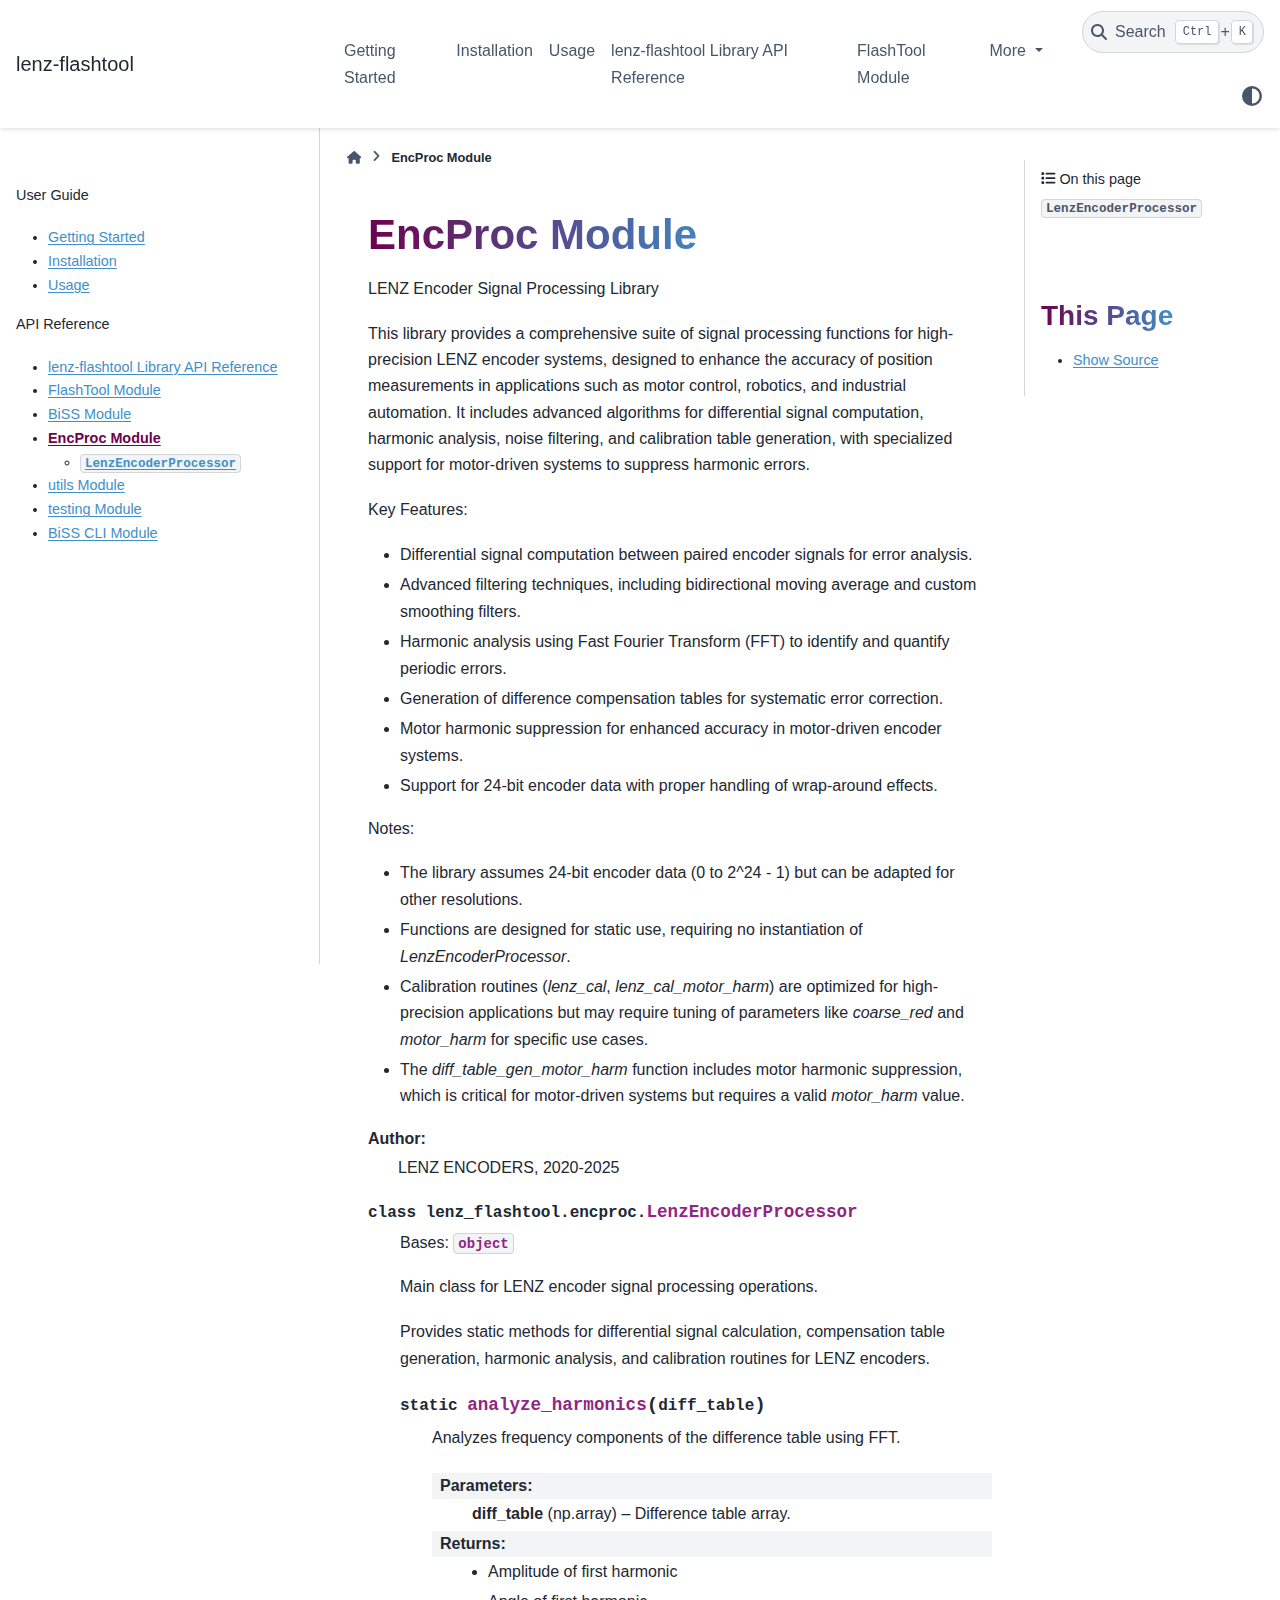
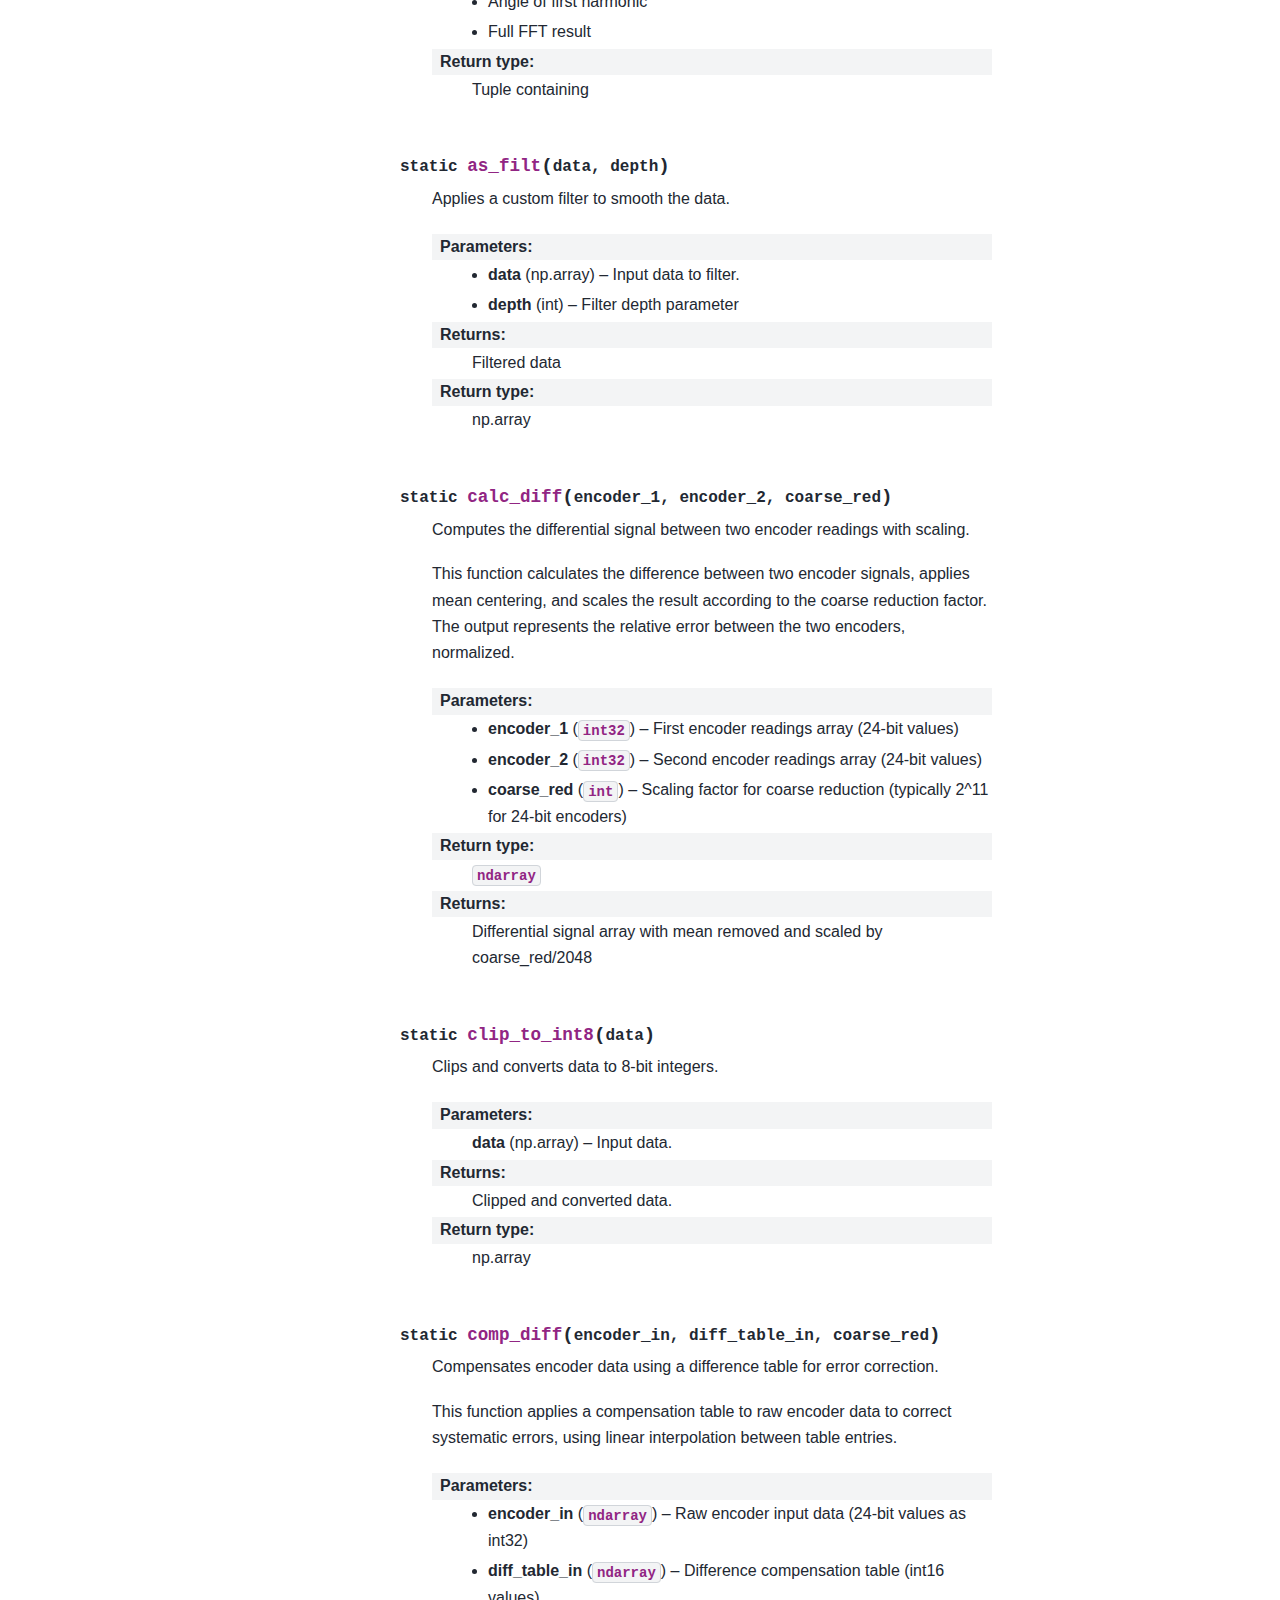
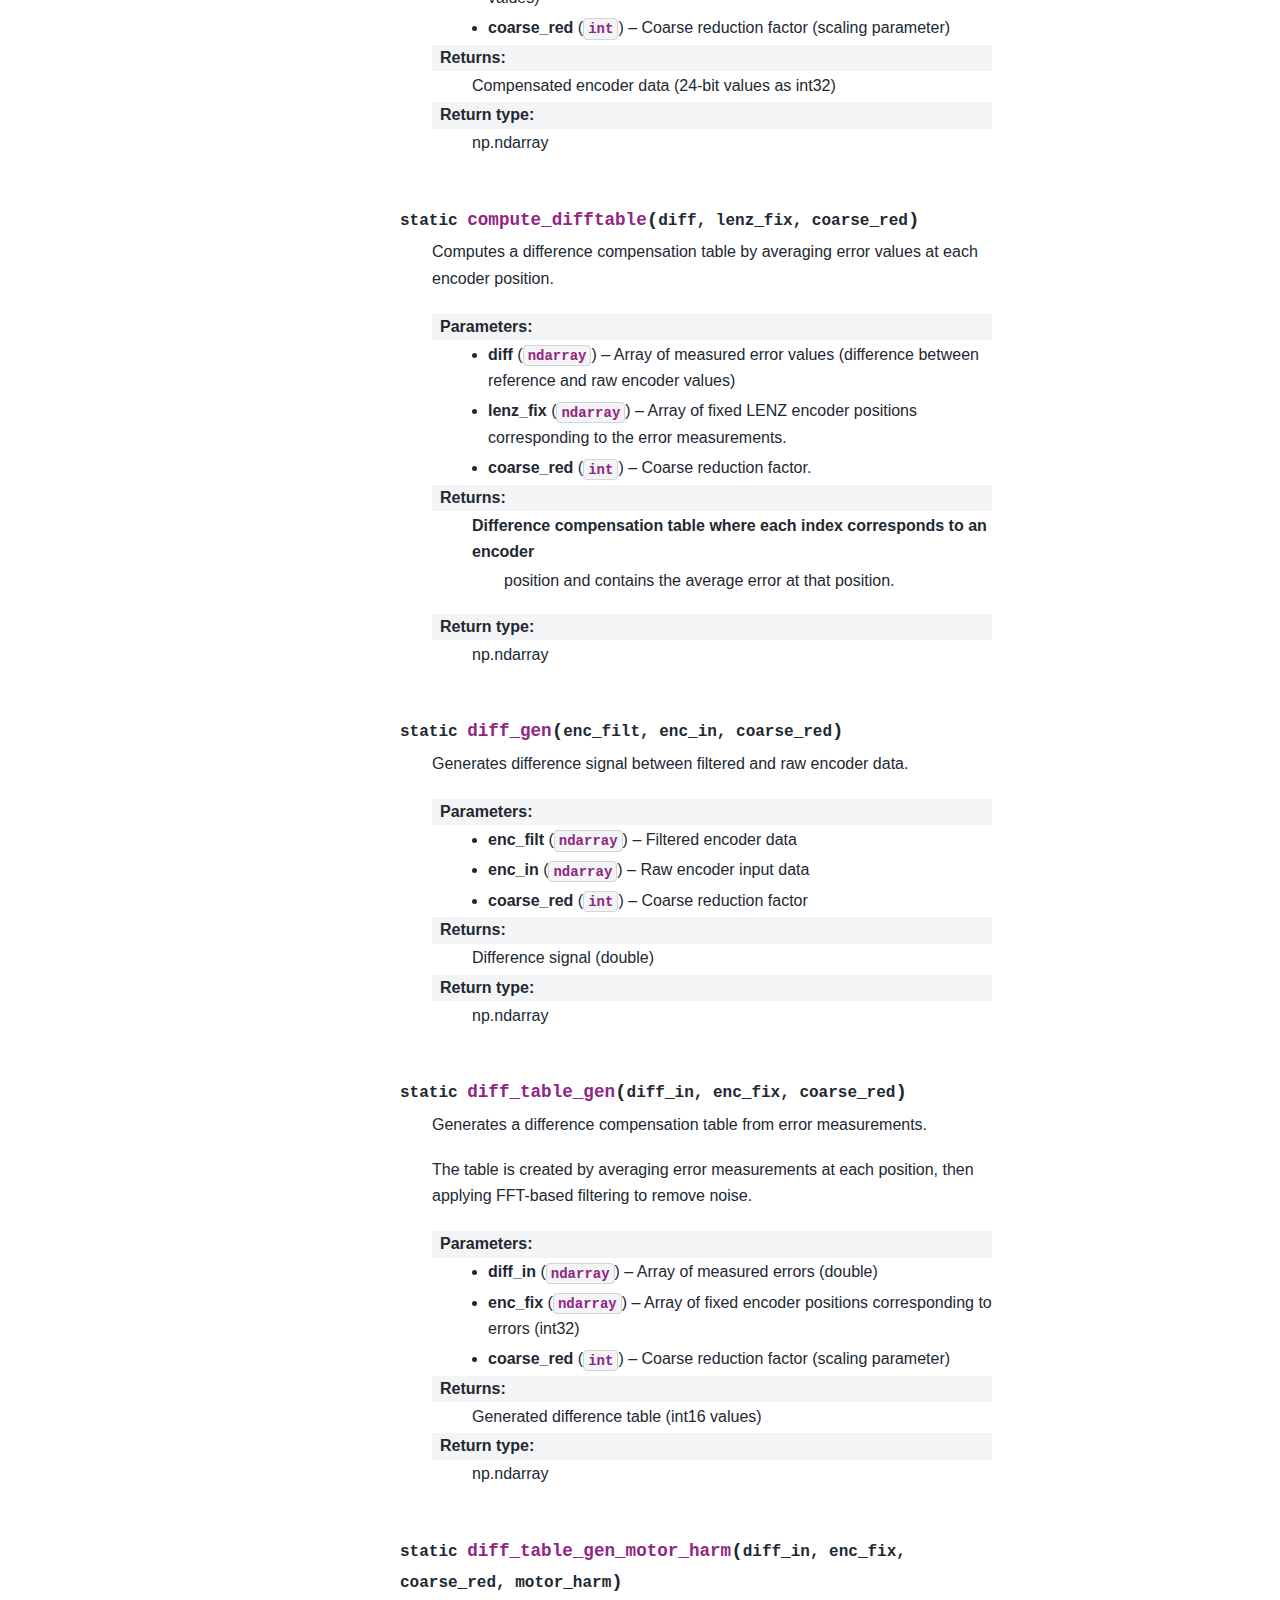
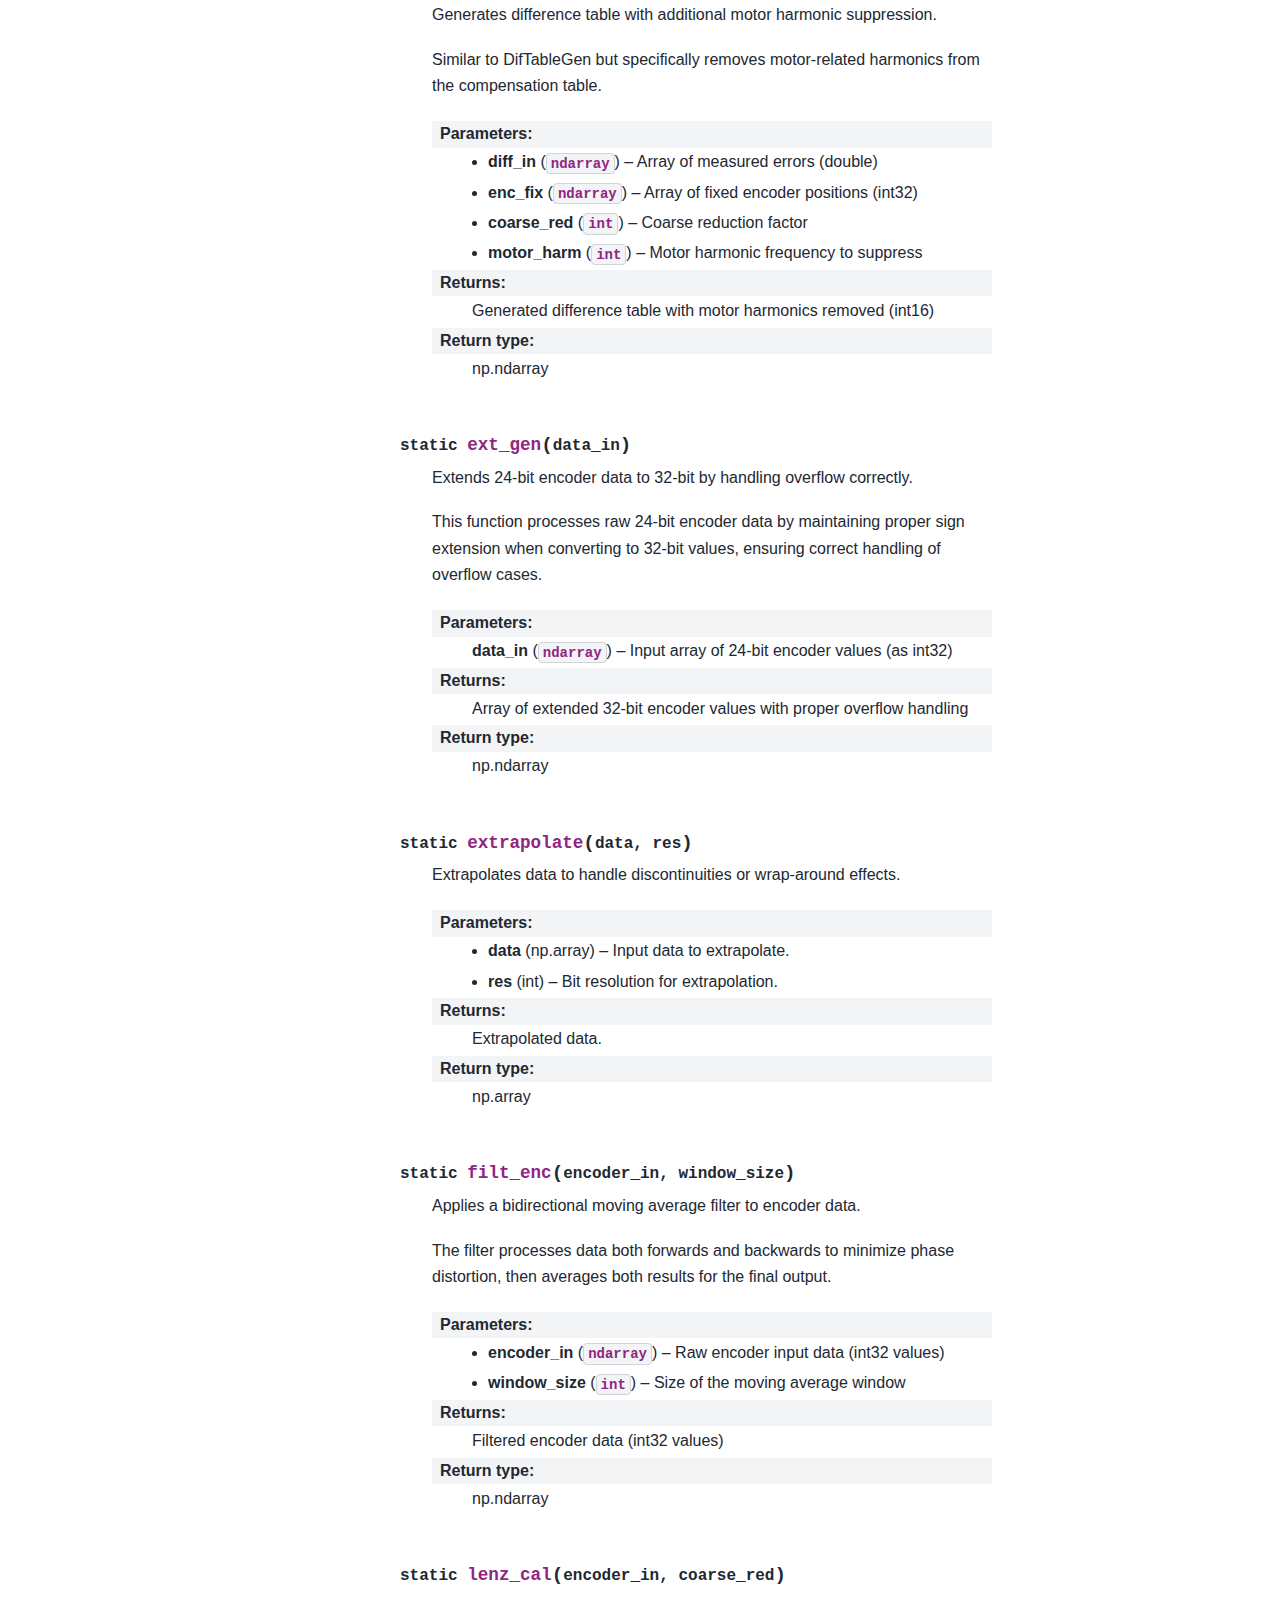
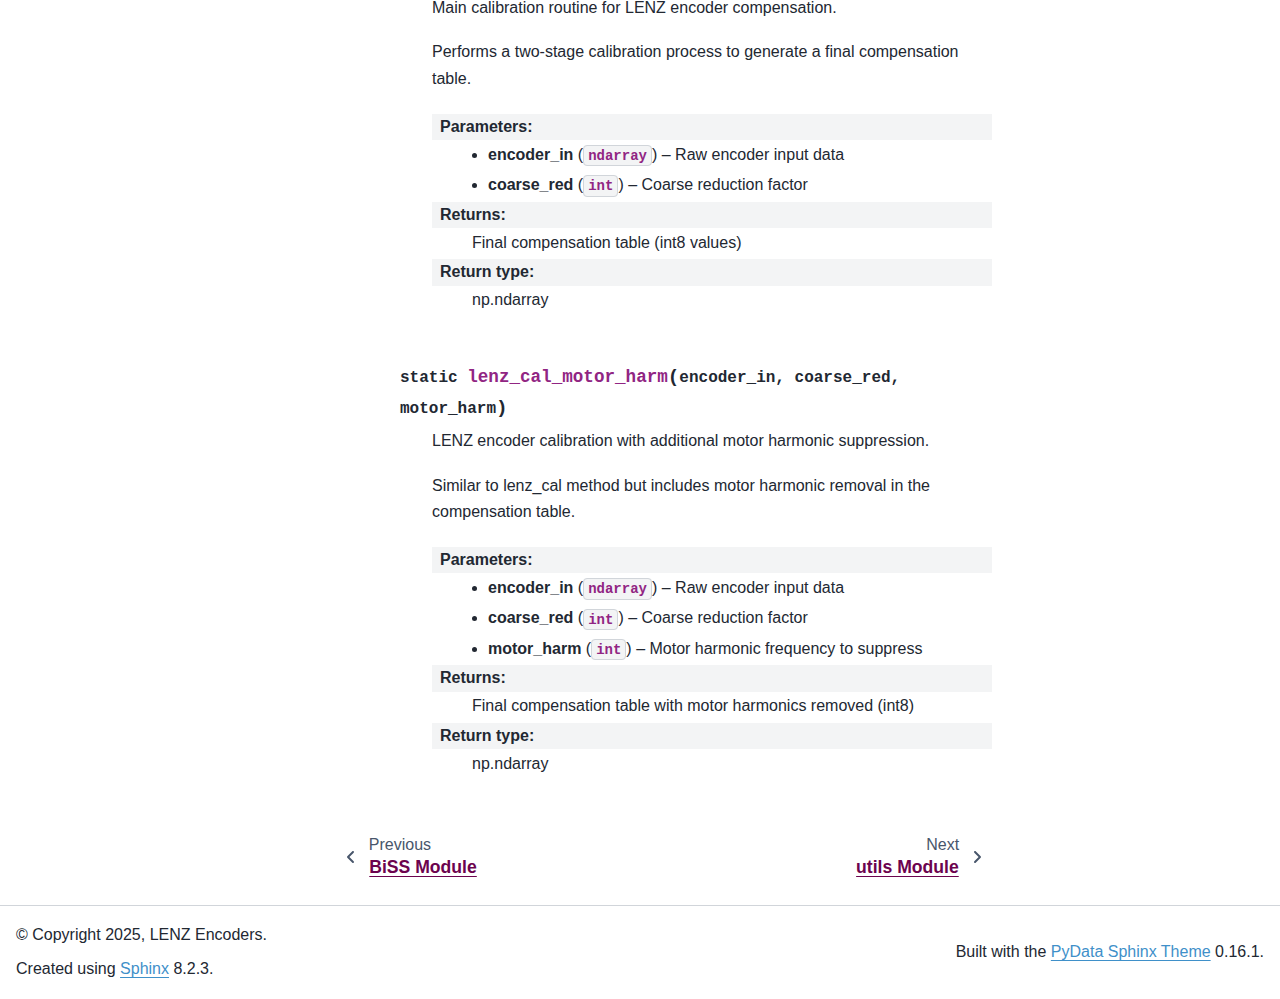
<file: docs/_build/html/EncProc.html>
<!DOCTYPE html>


<html lang="en" data-content_root="./" >

  <head>
    <meta charset="utf-8" />
    <meta name="viewport" content="width=device-width, initial-scale=1.0" /><meta name="viewport" content="width=device-width, initial-scale=1" />

    <title>EncProc Module &#8212; lenz-flashtool 0.1.9 documentation</title>
  
  
  
  <script data-cfasync="false">
    document.documentElement.dataset.mode = localStorage.getItem("mode") || "";
    document.documentElement.dataset.theme = localStorage.getItem("theme") || "";
  </script>
  <!--
    this give us a css class that will be invisible only if js is disabled
  -->
  <noscript>
    <style>
      .pst-js-only { display: none !important; }

    </style>
  </noscript>
  
  <!-- Loaded before other Sphinx assets -->
  <link href="_static/styles/theme.css?digest=8878045cc6db502f8baf" rel="stylesheet" />
<link href="_static/styles/pydata-sphinx-theme.css?digest=8878045cc6db502f8baf" rel="stylesheet" />

    <link rel="stylesheet" type="text/css" href="_static/pygments.css?v=5349f25f" />
    <link rel="stylesheet" type="text/css" href="_static/sphinx-design.min.css?v=95c83b7e" />
    <link rel="stylesheet" type="text/css" href="_static/custom.css?v=ce421a57" />
  
  <!-- So that users can add custom icons -->
  <script src="_static/scripts/fontawesome.js?digest=8878045cc6db502f8baf"></script>
  <!-- Pre-loaded scripts that we'll load fully later -->
  <link rel="preload" as="script" href="_static/scripts/bootstrap.js?digest=8878045cc6db502f8baf" />
<link rel="preload" as="script" href="_static/scripts/pydata-sphinx-theme.js?digest=8878045cc6db502f8baf" />

    <script src="_static/documentation_options.js?v=8618f531"></script>
    <script src="_static/doctools.js?v=9bcbadda"></script>
    <script src="_static/sphinx_highlight.js?v=dc90522c"></script>
    <script src="_static/design-tabs.js?v=f930bc37"></script>
    <script>DOCUMENTATION_OPTIONS.pagename = 'EncProc';</script>
    <link rel="icon" href="_static/favicon.ico"/>
    <link rel="index" title="Index" href="genindex.html" />
    <link rel="search" title="Search" href="search.html" />
    <link rel="next" title="utils Module" href="utils.html" />
    <link rel="prev" title="BiSS Module" href="BiSS.html" />
  <meta name="viewport" content="width=device-width, initial-scale=1"/>
  <meta name="docsearch:language" content="en"/>
  <meta name="docsearch:version" content="" />
  </head>
  
  
  <body data-bs-spy="scroll" data-bs-target=".bd-toc-nav" data-offset="180" data-bs-root-margin="0px 0px -60%" data-default-mode="">

  
  
  <div id="pst-skip-link" class="skip-link d-print-none"><a href="#main-content">Skip to main content</a></div>
  
  <div id="pst-scroll-pixel-helper"></div>
  
  <button type="button" class="btn rounded-pill" id="pst-back-to-top">
    <i class="fa-solid fa-arrow-up"></i>Back to top</button>

  
  <dialog id="pst-search-dialog">
    
<form class="bd-search d-flex align-items-center"
      action="search.html"
      method="get">
  <i class="fa-solid fa-magnifying-glass"></i>
  <input type="search"
         class="form-control"
         name="q"
         placeholder="Search the docs ..."
         aria-label="Search the docs ..."
         autocomplete="off"
         autocorrect="off"
         autocapitalize="off"
         spellcheck="false"/>
  <span class="search-button__kbd-shortcut"><kbd class="kbd-shortcut__modifier">Ctrl</kbd>+<kbd>K</kbd></span>
</form>
  </dialog>

  <div class="pst-async-banner-revealer d-none">
  <aside id="bd-header-version-warning" class="d-none d-print-none" aria-label="Version warning"></aside>
</div>

  
    <header class="bd-header navbar navbar-expand-lg bd-navbar d-print-none">
<div class="bd-header__inner bd-page-width">
  <button class="pst-navbar-icon sidebar-toggle primary-toggle" aria-label="Site navigation">
    <span class="fa-solid fa-bars"></span>
  </button>
  
  
  <div class="col-lg-3 navbar-header-items__start">
    
      <div class="navbar-item">

  
    
  

<a class="navbar-brand logo" href="index.html">
  
  
  
  
  
  
    <p class="title logo__title">lenz-flashtool</p>
  
</a></div>
    
  </div>
  
  <div class="col-lg-9 navbar-header-items">
    
    <div class="me-auto navbar-header-items__center">
      
        <div class="navbar-item">
<nav>
  <ul class="bd-navbar-elements navbar-nav">
    
<li class="nav-item ">
  <a class="nav-link nav-internal" href="getting_started.html">
    Getting Started
  </a>
</li>


<li class="nav-item ">
  <a class="nav-link nav-internal" href="installation.html">
    Installation
  </a>
</li>


<li class="nav-item ">
  <a class="nav-link nav-internal" href="usage.html">
    Usage
  </a>
</li>


<li class="nav-item ">
  <a class="nav-link nav-internal" href="api.html">
    lenz-flashtool Library API Reference
  </a>
</li>


<li class="nav-item ">
  <a class="nav-link nav-internal" href="FlashTool.html">
    FlashTool Module
  </a>
</li>

            <li class="nav-item dropdown">
                <button class="btn dropdown-toggle nav-item" type="button"
                data-bs-toggle="dropdown" aria-expanded="false"
                aria-controls="pst-nav-more-links">
                    More
                </button>
                <ul id="pst-nav-more-links" class="dropdown-menu">
                    
<li class=" ">
  <a class="nav-link dropdown-item nav-internal" href="BiSS.html">
    BiSS Module
  </a>
</li>


<li class=" current active">
  <a class="nav-link dropdown-item nav-internal" href="#">
    EncProc Module
  </a>
</li>


<li class=" ">
  <a class="nav-link dropdown-item nav-internal" href="utils.html">
    utils Module
  </a>
</li>


<li class=" ">
  <a class="nav-link dropdown-item nav-internal" href="testing.html">
    testing Module
  </a>
</li>


<li class=" ">
  <a class="nav-link dropdown-item nav-internal" href="BiSS%20CLI.html">
    BiSS CLI Module
  </a>
</li>

                </ul>
            </li>
            
  </ul>
</nav></div>
      
    </div>
    
    
    <div class="navbar-header-items__end">
      
        <div class="navbar-item navbar-persistent--container">
          

<button class="btn search-button-field search-button__button pst-js-only" title="Search" aria-label="Search" data-bs-placement="bottom" data-bs-toggle="tooltip">
 <i class="fa-solid fa-magnifying-glass"></i>
 <span class="search-button__default-text">Search</span>
 <span class="search-button__kbd-shortcut"><kbd class="kbd-shortcut__modifier">Ctrl</kbd>+<kbd class="kbd-shortcut__modifier">K</kbd></span>
</button>
        </div>
      
      
        <div class="navbar-item">

<button class="btn btn-sm nav-link pst-navbar-icon theme-switch-button pst-js-only" aria-label="Color mode" data-bs-title="Color mode"  data-bs-placement="bottom" data-bs-toggle="tooltip">
  <i class="theme-switch fa-solid fa-sun                fa-lg" data-mode="light" title="Light"></i>
  <i class="theme-switch fa-solid fa-moon               fa-lg" data-mode="dark"  title="Dark"></i>
  <i class="theme-switch fa-solid fa-circle-half-stroke fa-lg" data-mode="auto"  title="System Settings"></i>
</button></div>
      
    </div>
    
  </div>
  
  
    <div class="navbar-persistent--mobile">

<button class="btn search-button-field search-button__button pst-js-only" title="Search" aria-label="Search" data-bs-placement="bottom" data-bs-toggle="tooltip">
 <i class="fa-solid fa-magnifying-glass"></i>
 <span class="search-button__default-text">Search</span>
 <span class="search-button__kbd-shortcut"><kbd class="kbd-shortcut__modifier">Ctrl</kbd>+<kbd class="kbd-shortcut__modifier">K</kbd></span>
</button>
    </div>
  

  
    <button class="pst-navbar-icon sidebar-toggle secondary-toggle" aria-label="On this page">
      <span class="fa-solid fa-outdent"></span>
    </button>
  
</div>

    </header>
  

  <div class="bd-container">
    <div class="bd-container__inner bd-page-width">
      
      
      
      <dialog id="pst-primary-sidebar-modal"></dialog>
      <div id="pst-primary-sidebar" class="bd-sidebar-primary bd-sidebar">
        

  
  <div class="sidebar-header-items sidebar-primary__section">
    
    
      <div class="sidebar-header-items__center">
        
          
          
            <div class="navbar-item">
<nav>
  <ul class="bd-navbar-elements navbar-nav">
    
<li class="nav-item ">
  <a class="nav-link nav-internal" href="getting_started.html">
    Getting Started
  </a>
</li>


<li class="nav-item ">
  <a class="nav-link nav-internal" href="installation.html">
    Installation
  </a>
</li>


<li class="nav-item ">
  <a class="nav-link nav-internal" href="usage.html">
    Usage
  </a>
</li>


<li class="nav-item ">
  <a class="nav-link nav-internal" href="api.html">
    lenz-flashtool Library API Reference
  </a>
</li>


<li class="nav-item ">
  <a class="nav-link nav-internal" href="FlashTool.html">
    FlashTool Module
  </a>
</li>


<li class="nav-item ">
  <a class="nav-link nav-internal" href="BiSS.html">
    BiSS Module
  </a>
</li>


<li class="nav-item current active">
  <a class="nav-link nav-internal" href="#">
    EncProc Module
  </a>
</li>


<li class="nav-item ">
  <a class="nav-link nav-internal" href="utils.html">
    utils Module
  </a>
</li>


<li class="nav-item ">
  <a class="nav-link nav-internal" href="testing.html">
    testing Module
  </a>
</li>


<li class="nav-item ">
  <a class="nav-link nav-internal" href="BiSS%20CLI.html">
    BiSS CLI Module
  </a>
</li>

  </ul>
</nav></div>
          
        
      </div>
    
    
    
      <div class="sidebar-header-items__end">
        
          <div class="navbar-item">

<button class="btn btn-sm nav-link pst-navbar-icon theme-switch-button pst-js-only" aria-label="Color mode" data-bs-title="Color mode"  data-bs-placement="bottom" data-bs-toggle="tooltip">
  <i class="theme-switch fa-solid fa-sun                fa-lg" data-mode="light" title="Light"></i>
  <i class="theme-switch fa-solid fa-moon               fa-lg" data-mode="dark"  title="Dark"></i>
  <i class="theme-switch fa-solid fa-circle-half-stroke fa-lg" data-mode="auto"  title="System Settings"></i>
</button></div>
        
      </div>
    
  </div>
  
    <div class="sidebar-primary-items__start sidebar-primary__section">
        <div class="sidebar-primary-item">
<nav class="bd-docs-nav bd-links"
     aria-label="Section Navigation">
  <p class="bd-links__title" role="heading" aria-level="1">Section Navigation</p>
  <div class="bd-toc-item navbar-nav"></div>
</nav></div>
        <div class="sidebar-primary-item">
<h3><a href="index.html">Table of Contents</a></h3>
<p aria-level="2" class="caption" role="heading"><span class="caption-text">User Guide</span></p>
<ul>
<li class="toctree-l1"><a class="reference internal" href="getting_started.html">Getting Started</a></li>
<li class="toctree-l1"><a class="reference internal" href="installation.html">Installation</a></li>
<li class="toctree-l1"><a class="reference internal" href="usage.html">Usage</a></li>
</ul>
<p aria-level="2" class="caption" role="heading"><span class="caption-text">API Reference</span></p>
<ul class="current">
<li class="toctree-l1"><a class="reference internal" href="api.html">lenz-flashtool Library API Reference</a></li>
<li class="toctree-l1"><a class="reference internal" href="FlashTool.html">FlashTool Module</a></li>
<li class="toctree-l1"><a class="reference internal" href="BiSS.html">BiSS Module</a></li>
<li class="toctree-l1 current"><a class="current reference internal" href="#">EncProc Module</a><ul>
<li class="toctree-l2"><a class="reference internal" href="#lenz_flashtool.encproc.LenzEncoderProcessor"><code class="docutils literal notranslate"><span class="pre">LenzEncoderProcessor</span></code></a></li>
</ul>
</li>
<li class="toctree-l1"><a class="reference internal" href="utils.html">utils Module</a></li>
<li class="toctree-l1"><a class="reference internal" href="testing.html">testing Module</a></li>
<li class="toctree-l1"><a class="reference internal" href="BiSS%20CLI.html">BiSS CLI Module</a></li>
</ul>
</div>
    </div>
  
  
  <div class="sidebar-primary-items__end sidebar-primary__section">
      <div class="sidebar-primary-item">
<div id="ethical-ad-placement"
      class="flat"
      data-ea-publisher="readthedocs"
      data-ea-type="readthedocs-sidebar"
      data-ea-manual="true">
</div></div>
  </div>


      </div>
      
      <main id="main-content" class="bd-main" role="main">
        
        
          <div class="bd-content">
            <div class="bd-article-container">
              
              <div class="bd-header-article d-print-none">
<div class="header-article-items header-article__inner">
  
    <div class="header-article-items__start">
      
        <div class="header-article-item">

<nav aria-label="Breadcrumb" class="d-print-none">
  <ul class="bd-breadcrumbs">
    
    <li class="breadcrumb-item breadcrumb-home">
      <a href="index.html" class="nav-link" aria-label="Home">
        <i class="fa-solid fa-home"></i>
      </a>
    </li>
    <li class="breadcrumb-item active" aria-current="page"><span class="ellipsis">EncProc Module</span></li>
  </ul>
</nav>
</div>
      
    </div>
  
  
</div>
</div>
              
              
              
                
<div id="searchbox"></div>
                <article class="bd-article">
                  
  <section id="module-lenz_flashtool.encproc">
<span id="encproc-module"></span><h1>EncProc Module<a class="headerlink" href="#module-lenz_flashtool.encproc" title="Link to this heading">#</a></h1>
<p>LENZ Encoder Signal Processing Library</p>
<p>This library provides a comprehensive suite of signal processing functions for high-precision
LENZ encoder systems, designed to enhance the accuracy of position measurements in applications
such as motor control, robotics, and industrial automation. It includes advanced algorithms for
differential signal computation, harmonic analysis, noise filtering, and calibration table
generation, with specialized support for motor-driven systems to suppress harmonic errors.</p>
<p>Key Features:</p>
<ul class="simple">
<li><p>Differential signal computation between paired encoder signals for error analysis.</p></li>
<li><p>Advanced filtering techniques, including bidirectional moving average and custom smoothing filters.</p></li>
<li><p>Harmonic analysis using Fast Fourier Transform (FFT) to identify and quantify periodic errors.</p></li>
<li><p>Generation of difference compensation tables for systematic error correction.</p></li>
<li><p>Motor harmonic suppression for enhanced accuracy in motor-driven encoder systems.</p></li>
<li><p>Support for 24-bit encoder data with proper handling of wrap-around effects.</p></li>
</ul>
<p>Notes:</p>
<ul class="simple">
<li><p>The library assumes 24-bit encoder data (0 to 2^24 - 1) but can be adapted for other resolutions.</p></li>
<li><p>Functions are designed for static use, requiring no instantiation of <cite>LenzEncoderProcessor</cite>.</p></li>
<li><p>Calibration routines (<cite>lenz_cal</cite>, <cite>lenz_cal_motor_harm</cite>) are optimized for high-precision
applications but may require tuning of parameters like <cite>coarse_red</cite> and <cite>motor_harm</cite> for
specific use cases.</p></li>
<li><p>The <cite>diff_table_gen_motor_harm</cite> function includes motor harmonic suppression, which is critical
for motor-driven systems but requires a valid <cite>motor_harm</cite> value.</p></li>
</ul>
<dl class="simple">
<dt>Author:</dt><dd><p>LENZ ENCODERS, 2020-2025</p>
</dd>
</dl>
<dl class="py class">
<dt class="sig sig-object py" id="lenz_flashtool.encproc.LenzEncoderProcessor">
<em class="property"><span class="k"><span class="pre">class</span></span><span class="w"> </span></em><span class="sig-prename descclassname"><span class="pre">lenz_flashtool.encproc.</span></span><span class="sig-name descname"><span class="pre">LenzEncoderProcessor</span></span><a class="headerlink" href="#lenz_flashtool.encproc.LenzEncoderProcessor" title="Link to this definition">#</a></dt>
<dd><p>Bases: <code class="xref py py-class docutils literal notranslate"><span class="pre">object</span></code></p>
<p>Main class for LENZ encoder signal processing operations.</p>
<p>Provides static methods for differential signal calculation, compensation table generation,
harmonic analysis, and calibration routines for LENZ encoders.</p>
<dl class="py method">
<dt class="sig sig-object py" id="lenz_flashtool.encproc.LenzEncoderProcessor.analyze_harmonics">
<em class="property"><span class="k"><span class="pre">static</span></span><span class="w"> </span></em><span class="sig-name descname"><span class="pre">analyze_harmonics</span></span><span class="sig-paren">(</span><em class="sig-param"><span class="n"><span class="pre">diff_table</span></span></em><span class="sig-paren">)</span><a class="headerlink" href="#lenz_flashtool.encproc.LenzEncoderProcessor.analyze_harmonics" title="Link to this definition">#</a></dt>
<dd><p>Analyzes frequency components of the difference table using FFT.</p>
<dl class="field-list simple">
<dt class="field-odd">Parameters<span class="colon">:</span></dt>
<dd class="field-odd"><p><strong>diff_table</strong> (<em>np.array</em>) – Difference table array.</p>
</dd>
<dt class="field-even">Returns<span class="colon">:</span></dt>
<dd class="field-even"><p><ul class="simple">
<li><p>Amplitude of first harmonic</p></li>
<li><p>Angle of first harmonic</p></li>
<li><p>Full FFT result</p></li>
</ul>
</p>
</dd>
<dt class="field-odd">Return type<span class="colon">:</span></dt>
<dd class="field-odd"><p>Tuple containing</p>
</dd>
</dl>
</dd></dl>

<dl class="py method">
<dt class="sig sig-object py" id="lenz_flashtool.encproc.LenzEncoderProcessor.as_filt">
<em class="property"><span class="k"><span class="pre">static</span></span><span class="w"> </span></em><span class="sig-name descname"><span class="pre">as_filt</span></span><span class="sig-paren">(</span><em class="sig-param"><span class="n"><span class="pre">data</span></span></em>, <em class="sig-param"><span class="n"><span class="pre">depth</span></span></em><span class="sig-paren">)</span><a class="headerlink" href="#lenz_flashtool.encproc.LenzEncoderProcessor.as_filt" title="Link to this definition">#</a></dt>
<dd><p>Applies a custom filter to smooth the data.</p>
<dl class="field-list simple">
<dt class="field-odd">Parameters<span class="colon">:</span></dt>
<dd class="field-odd"><ul class="simple">
<li><p><strong>data</strong> (<em>np.array</em>) – Input data to filter.</p></li>
<li><p><strong>depth</strong> (<em>int</em>) – Filter depth parameter</p></li>
</ul>
</dd>
<dt class="field-even">Returns<span class="colon">:</span></dt>
<dd class="field-even"><p>Filtered data</p>
</dd>
<dt class="field-odd">Return type<span class="colon">:</span></dt>
<dd class="field-odd"><p>np.array</p>
</dd>
</dl>
</dd></dl>

<dl class="py method">
<dt class="sig sig-object py" id="lenz_flashtool.encproc.LenzEncoderProcessor.calc_diff">
<em class="property"><span class="k"><span class="pre">static</span></span><span class="w"> </span></em><span class="sig-name descname"><span class="pre">calc_diff</span></span><span class="sig-paren">(</span><em class="sig-param"><span class="n"><span class="pre">encoder_1</span></span></em>, <em class="sig-param"><span class="n"><span class="pre">encoder_2</span></span></em>, <em class="sig-param"><span class="n"><span class="pre">coarse_red</span></span></em><span class="sig-paren">)</span><a class="headerlink" href="#lenz_flashtool.encproc.LenzEncoderProcessor.calc_diff" title="Link to this definition">#</a></dt>
<dd><p>Computes the differential signal between two encoder readings with scaling.</p>
<p>This function calculates the difference between two encoder signals, applies mean centering,
and scales the result according to the coarse reduction factor. The output represents
the relative error between the two encoders, normalized.</p>
<dl class="field-list simple">
<dt class="field-odd">Parameters<span class="colon">:</span></dt>
<dd class="field-odd"><ul class="simple">
<li><p><strong>encoder_1</strong> (<span class="sphinx_autodoc_typehints-type"><code class="xref py py-class docutils literal notranslate"><span class="pre">int32</span></code></span>) – First encoder readings array (24-bit values)</p></li>
<li><p><strong>encoder_2</strong> (<span class="sphinx_autodoc_typehints-type"><code class="xref py py-class docutils literal notranslate"><span class="pre">int32</span></code></span>) – Second encoder readings array (24-bit values)</p></li>
<li><p><strong>coarse_red</strong> (<span class="sphinx_autodoc_typehints-type"><code class="xref py py-class docutils literal notranslate"><span class="pre">int</span></code></span>) – Scaling factor for coarse reduction (typically 2^11 for 24-bit encoders)</p></li>
</ul>
</dd>
<dt class="field-even">Return type<span class="colon">:</span></dt>
<dd class="field-even"><p><span class="sphinx_autodoc_typehints-type"><code class="xref py py-class docutils literal notranslate"><span class="pre">ndarray</span></code></span></p>
</dd>
<dt class="field-odd">Returns<span class="colon">:</span></dt>
<dd class="field-odd"><p>Differential signal array with mean removed and scaled by coarse_red/2048</p>
</dd>
</dl>
</dd></dl>

<dl class="py method">
<dt class="sig sig-object py" id="lenz_flashtool.encproc.LenzEncoderProcessor.clip_to_int8">
<em class="property"><span class="k"><span class="pre">static</span></span><span class="w"> </span></em><span class="sig-name descname"><span class="pre">clip_to_int8</span></span><span class="sig-paren">(</span><em class="sig-param"><span class="n"><span class="pre">data</span></span></em><span class="sig-paren">)</span><a class="headerlink" href="#lenz_flashtool.encproc.LenzEncoderProcessor.clip_to_int8" title="Link to this definition">#</a></dt>
<dd><p>Clips and converts data to 8-bit integers.</p>
<dl class="field-list simple">
<dt class="field-odd">Parameters<span class="colon">:</span></dt>
<dd class="field-odd"><p><strong>data</strong> (<em>np.array</em>) – Input data.</p>
</dd>
<dt class="field-even">Returns<span class="colon">:</span></dt>
<dd class="field-even"><p>Clipped and converted data.</p>
</dd>
<dt class="field-odd">Return type<span class="colon">:</span></dt>
<dd class="field-odd"><p>np.array</p>
</dd>
</dl>
</dd></dl>

<dl class="py method">
<dt class="sig sig-object py" id="lenz_flashtool.encproc.LenzEncoderProcessor.comp_diff">
<em class="property"><span class="k"><span class="pre">static</span></span><span class="w"> </span></em><span class="sig-name descname"><span class="pre">comp_diff</span></span><span class="sig-paren">(</span><em class="sig-param"><span class="n"><span class="pre">encoder_in</span></span></em>, <em class="sig-param"><span class="n"><span class="pre">diff_table_in</span></span></em>, <em class="sig-param"><span class="n"><span class="pre">coarse_red</span></span></em><span class="sig-paren">)</span><a class="headerlink" href="#lenz_flashtool.encproc.LenzEncoderProcessor.comp_diff" title="Link to this definition">#</a></dt>
<dd><p>Compensates encoder data using a difference table for error correction.</p>
<p>This function applies a compensation table to raw encoder data to correct
systematic errors, using linear interpolation between table entries.</p>
<dl class="field-list simple">
<dt class="field-odd">Parameters<span class="colon">:</span></dt>
<dd class="field-odd"><ul class="simple">
<li><p><strong>encoder_in</strong> (<span class="sphinx_autodoc_typehints-type"><code class="xref py py-class docutils literal notranslate"><span class="pre">ndarray</span></code></span>) – Raw encoder input data (24-bit values as int32)</p></li>
<li><p><strong>diff_table_in</strong> (<span class="sphinx_autodoc_typehints-type"><code class="xref py py-class docutils literal notranslate"><span class="pre">ndarray</span></code></span>) – Difference compensation table (int16 values)</p></li>
<li><p><strong>coarse_red</strong> (<span class="sphinx_autodoc_typehints-type"><code class="xref py py-class docutils literal notranslate"><span class="pre">int</span></code></span>) – Coarse reduction factor (scaling parameter)</p></li>
</ul>
</dd>
<dt class="field-even">Returns<span class="colon">:</span></dt>
<dd class="field-even"><p>Compensated encoder data (24-bit values as int32)</p>
</dd>
<dt class="field-odd">Return type<span class="colon">:</span></dt>
<dd class="field-odd"><p>np.ndarray</p>
</dd>
</dl>
</dd></dl>

<dl class="py method">
<dt class="sig sig-object py" id="lenz_flashtool.encproc.LenzEncoderProcessor.compute_difftable">
<em class="property"><span class="k"><span class="pre">static</span></span><span class="w"> </span></em><span class="sig-name descname"><span class="pre">compute_difftable</span></span><span class="sig-paren">(</span><em class="sig-param"><span class="n"><span class="pre">diff</span></span></em>, <em class="sig-param"><span class="n"><span class="pre">lenz_fix</span></span></em>, <em class="sig-param"><span class="n"><span class="pre">coarse_red</span></span></em><span class="sig-paren">)</span><a class="headerlink" href="#lenz_flashtool.encproc.LenzEncoderProcessor.compute_difftable" title="Link to this definition">#</a></dt>
<dd><p>Computes a difference compensation table by averaging error values at each encoder position.</p>
<dl class="field-list simple">
<dt class="field-odd">Parameters<span class="colon">:</span></dt>
<dd class="field-odd"><ul class="simple">
<li><p><strong>diff</strong> (<span class="sphinx_autodoc_typehints-type"><code class="xref py py-class docutils literal notranslate"><span class="pre">ndarray</span></code></span>) – Array of measured error values (difference between reference and raw encoder values)</p></li>
<li><p><strong>lenz_fix</strong> (<span class="sphinx_autodoc_typehints-type"><code class="xref py py-class docutils literal notranslate"><span class="pre">ndarray</span></code></span>) – Array of fixed LENZ encoder positions corresponding to the error measurements.</p></li>
<li><p><strong>coarse_red</strong> (<span class="sphinx_autodoc_typehints-type"><code class="xref py py-class docutils literal notranslate"><span class="pre">int</span></code></span>) – Coarse reduction factor.</p></li>
</ul>
</dd>
<dt class="field-even">Returns<span class="colon">:</span></dt>
<dd class="field-even"><p><dl class="simple">
<dt>Difference compensation table where each index corresponds to an encoder</dt><dd><p>position and contains the average error at that position.</p>
</dd>
</dl>
</p>
</dd>
<dt class="field-odd">Return type<span class="colon">:</span></dt>
<dd class="field-odd"><p>np.ndarray</p>
</dd>
</dl>
</dd></dl>

<dl class="py method">
<dt class="sig sig-object py" id="lenz_flashtool.encproc.LenzEncoderProcessor.diff_gen">
<em class="property"><span class="k"><span class="pre">static</span></span><span class="w"> </span></em><span class="sig-name descname"><span class="pre">diff_gen</span></span><span class="sig-paren">(</span><em class="sig-param"><span class="n"><span class="pre">enc_filt</span></span></em>, <em class="sig-param"><span class="n"><span class="pre">enc_in</span></span></em>, <em class="sig-param"><span class="n"><span class="pre">coarse_red</span></span></em><span class="sig-paren">)</span><a class="headerlink" href="#lenz_flashtool.encproc.LenzEncoderProcessor.diff_gen" title="Link to this definition">#</a></dt>
<dd><p>Generates difference signal between filtered and raw encoder data.</p>
<dl class="field-list simple">
<dt class="field-odd">Parameters<span class="colon">:</span></dt>
<dd class="field-odd"><ul class="simple">
<li><p><strong>enc_filt</strong> (<span class="sphinx_autodoc_typehints-type"><code class="xref py py-class docutils literal notranslate"><span class="pre">ndarray</span></code></span>) – Filtered encoder data</p></li>
<li><p><strong>enc_in</strong> (<span class="sphinx_autodoc_typehints-type"><code class="xref py py-class docutils literal notranslate"><span class="pre">ndarray</span></code></span>) – Raw encoder input data</p></li>
<li><p><strong>coarse_red</strong> (<span class="sphinx_autodoc_typehints-type"><code class="xref py py-class docutils literal notranslate"><span class="pre">int</span></code></span>) – Coarse reduction factor</p></li>
</ul>
</dd>
<dt class="field-even">Returns<span class="colon">:</span></dt>
<dd class="field-even"><p>Difference signal (double)</p>
</dd>
<dt class="field-odd">Return type<span class="colon">:</span></dt>
<dd class="field-odd"><p>np.ndarray</p>
</dd>
</dl>
</dd></dl>

<dl class="py method">
<dt class="sig sig-object py" id="lenz_flashtool.encproc.LenzEncoderProcessor.diff_table_gen">
<em class="property"><span class="k"><span class="pre">static</span></span><span class="w"> </span></em><span class="sig-name descname"><span class="pre">diff_table_gen</span></span><span class="sig-paren">(</span><em class="sig-param"><span class="n"><span class="pre">diff_in</span></span></em>, <em class="sig-param"><span class="n"><span class="pre">enc_fix</span></span></em>, <em class="sig-param"><span class="n"><span class="pre">coarse_red</span></span></em><span class="sig-paren">)</span><a class="headerlink" href="#lenz_flashtool.encproc.LenzEncoderProcessor.diff_table_gen" title="Link to this definition">#</a></dt>
<dd><p>Generates a difference compensation table from error measurements.</p>
<p>The table is created by averaging error measurements at each position,
then applying FFT-based filtering to remove noise.</p>
<dl class="field-list simple">
<dt class="field-odd">Parameters<span class="colon">:</span></dt>
<dd class="field-odd"><ul class="simple">
<li><p><strong>diff_in</strong> (<span class="sphinx_autodoc_typehints-type"><code class="xref py py-class docutils literal notranslate"><span class="pre">ndarray</span></code></span>) – Array of measured errors (double)</p></li>
<li><p><strong>enc_fix</strong> (<span class="sphinx_autodoc_typehints-type"><code class="xref py py-class docutils literal notranslate"><span class="pre">ndarray</span></code></span>) – Array of fixed encoder positions corresponding to errors (int32)</p></li>
<li><p><strong>coarse_red</strong> (<span class="sphinx_autodoc_typehints-type"><code class="xref py py-class docutils literal notranslate"><span class="pre">int</span></code></span>) – Coarse reduction factor (scaling parameter)</p></li>
</ul>
</dd>
<dt class="field-even">Returns<span class="colon">:</span></dt>
<dd class="field-even"><p>Generated difference table (int16 values)</p>
</dd>
<dt class="field-odd">Return type<span class="colon">:</span></dt>
<dd class="field-odd"><p>np.ndarray</p>
</dd>
</dl>
</dd></dl>

<dl class="py method">
<dt class="sig sig-object py" id="lenz_flashtool.encproc.LenzEncoderProcessor.diff_table_gen_motor_harm">
<em class="property"><span class="k"><span class="pre">static</span></span><span class="w"> </span></em><span class="sig-name descname"><span class="pre">diff_table_gen_motor_harm</span></span><span class="sig-paren">(</span><em class="sig-param"><span class="n"><span class="pre">diff_in</span></span></em>, <em class="sig-param"><span class="n"><span class="pre">enc_fix</span></span></em>, <em class="sig-param"><span class="n"><span class="pre">coarse_red</span></span></em>, <em class="sig-param"><span class="n"><span class="pre">motor_harm</span></span></em><span class="sig-paren">)</span><a class="headerlink" href="#lenz_flashtool.encproc.LenzEncoderProcessor.diff_table_gen_motor_harm" title="Link to this definition">#</a></dt>
<dd><p>Generates difference table with additional motor harmonic suppression.</p>
<p>Similar to DifTableGen but specifically removes motor-related harmonics
from the compensation table.</p>
<dl class="field-list simple">
<dt class="field-odd">Parameters<span class="colon">:</span></dt>
<dd class="field-odd"><ul class="simple">
<li><p><strong>diff_in</strong> (<span class="sphinx_autodoc_typehints-type"><code class="xref py py-class docutils literal notranslate"><span class="pre">ndarray</span></code></span>) – Array of measured errors (double)</p></li>
<li><p><strong>enc_fix</strong> (<span class="sphinx_autodoc_typehints-type"><code class="xref py py-class docutils literal notranslate"><span class="pre">ndarray</span></code></span>) – Array of fixed encoder positions (int32)</p></li>
<li><p><strong>coarse_red</strong> (<span class="sphinx_autodoc_typehints-type"><code class="xref py py-class docutils literal notranslate"><span class="pre">int</span></code></span>) – Coarse reduction factor</p></li>
<li><p><strong>motor_harm</strong> (<span class="sphinx_autodoc_typehints-type"><code class="xref py py-class docutils literal notranslate"><span class="pre">int</span></code></span>) – Motor harmonic frequency to suppress</p></li>
</ul>
</dd>
<dt class="field-even">Returns<span class="colon">:</span></dt>
<dd class="field-even"><p>Generated difference table with motor harmonics removed (int16)</p>
</dd>
<dt class="field-odd">Return type<span class="colon">:</span></dt>
<dd class="field-odd"><p>np.ndarray</p>
</dd>
</dl>
</dd></dl>

<dl class="py method">
<dt class="sig sig-object py" id="lenz_flashtool.encproc.LenzEncoderProcessor.ext_gen">
<em class="property"><span class="k"><span class="pre">static</span></span><span class="w"> </span></em><span class="sig-name descname"><span class="pre">ext_gen</span></span><span class="sig-paren">(</span><em class="sig-param"><span class="n"><span class="pre">data_in</span></span></em><span class="sig-paren">)</span><a class="headerlink" href="#lenz_flashtool.encproc.LenzEncoderProcessor.ext_gen" title="Link to this definition">#</a></dt>
<dd><p>Extends 24-bit encoder data to 32-bit by handling overflow correctly.</p>
<p>This function processes raw 24-bit encoder data by maintaining proper sign extension
when converting to 32-bit values, ensuring correct handling of overflow cases.</p>
<dl class="field-list simple">
<dt class="field-odd">Parameters<span class="colon">:</span></dt>
<dd class="field-odd"><p><strong>data_in</strong> (<span class="sphinx_autodoc_typehints-type"><code class="xref py py-class docutils literal notranslate"><span class="pre">ndarray</span></code></span>) – Input array of 24-bit encoder values (as int32)</p>
</dd>
<dt class="field-even">Returns<span class="colon">:</span></dt>
<dd class="field-even"><p>Array of extended 32-bit encoder values with proper overflow handling</p>
</dd>
<dt class="field-odd">Return type<span class="colon">:</span></dt>
<dd class="field-odd"><p>np.ndarray</p>
</dd>
</dl>
</dd></dl>

<dl class="py method">
<dt class="sig sig-object py" id="lenz_flashtool.encproc.LenzEncoderProcessor.extrapolate">
<em class="property"><span class="k"><span class="pre">static</span></span><span class="w"> </span></em><span class="sig-name descname"><span class="pre">extrapolate</span></span><span class="sig-paren">(</span><em class="sig-param"><span class="n"><span class="pre">data</span></span></em>, <em class="sig-param"><span class="n"><span class="pre">res</span></span></em><span class="sig-paren">)</span><a class="headerlink" href="#lenz_flashtool.encproc.LenzEncoderProcessor.extrapolate" title="Link to this definition">#</a></dt>
<dd><p>Extrapolates data to handle discontinuities or wrap-around effects.</p>
<dl class="field-list simple">
<dt class="field-odd">Parameters<span class="colon">:</span></dt>
<dd class="field-odd"><ul class="simple">
<li><p><strong>data</strong> (<em>np.array</em>) – Input data to extrapolate.</p></li>
<li><p><strong>res</strong> (<em>int</em>) – Bit resolution for extrapolation.</p></li>
</ul>
</dd>
<dt class="field-even">Returns<span class="colon">:</span></dt>
<dd class="field-even"><p>Extrapolated data.</p>
</dd>
<dt class="field-odd">Return type<span class="colon">:</span></dt>
<dd class="field-odd"><p>np.array</p>
</dd>
</dl>
</dd></dl>

<dl class="py method">
<dt class="sig sig-object py" id="lenz_flashtool.encproc.LenzEncoderProcessor.filt_enc">
<em class="property"><span class="k"><span class="pre">static</span></span><span class="w"> </span></em><span class="sig-name descname"><span class="pre">filt_enc</span></span><span class="sig-paren">(</span><em class="sig-param"><span class="n"><span class="pre">encoder_in</span></span></em>, <em class="sig-param"><span class="n"><span class="pre">window_size</span></span></em><span class="sig-paren">)</span><a class="headerlink" href="#lenz_flashtool.encproc.LenzEncoderProcessor.filt_enc" title="Link to this definition">#</a></dt>
<dd><p>Applies a bidirectional moving average filter to encoder data.</p>
<p>The filter processes data both forwards and backwards to minimize phase distortion,
then averages both results for the final output.</p>
<dl class="field-list simple">
<dt class="field-odd">Parameters<span class="colon">:</span></dt>
<dd class="field-odd"><ul class="simple">
<li><p><strong>encoder_in</strong> (<span class="sphinx_autodoc_typehints-type"><code class="xref py py-class docutils literal notranslate"><span class="pre">ndarray</span></code></span>) – Raw encoder input data (int32 values)</p></li>
<li><p><strong>window_size</strong> (<span class="sphinx_autodoc_typehints-type"><code class="xref py py-class docutils literal notranslate"><span class="pre">int</span></code></span>) – Size of the moving average window</p></li>
</ul>
</dd>
<dt class="field-even">Returns<span class="colon">:</span></dt>
<dd class="field-even"><p>Filtered encoder data (int32 values)</p>
</dd>
<dt class="field-odd">Return type<span class="colon">:</span></dt>
<dd class="field-odd"><p>np.ndarray</p>
</dd>
</dl>
</dd></dl>

<dl class="py method">
<dt class="sig sig-object py" id="lenz_flashtool.encproc.LenzEncoderProcessor.lenz_cal">
<em class="property"><span class="k"><span class="pre">static</span></span><span class="w"> </span></em><span class="sig-name descname"><span class="pre">lenz_cal</span></span><span class="sig-paren">(</span><em class="sig-param"><span class="n"><span class="pre">encoder_in</span></span></em>, <em class="sig-param"><span class="n"><span class="pre">coarse_red</span></span></em><span class="sig-paren">)</span><a class="headerlink" href="#lenz_flashtool.encproc.LenzEncoderProcessor.lenz_cal" title="Link to this definition">#</a></dt>
<dd><p>Main calibration routine for LENZ encoder compensation.</p>
<p>Performs a two-stage calibration process to generate a final compensation table.</p>
<dl class="field-list simple">
<dt class="field-odd">Parameters<span class="colon">:</span></dt>
<dd class="field-odd"><ul class="simple">
<li><p><strong>encoder_in</strong> (<span class="sphinx_autodoc_typehints-type"><code class="xref py py-class docutils literal notranslate"><span class="pre">ndarray</span></code></span>) – Raw encoder input data</p></li>
<li><p><strong>coarse_red</strong> (<span class="sphinx_autodoc_typehints-type"><code class="xref py py-class docutils literal notranslate"><span class="pre">int</span></code></span>) – Coarse reduction factor</p></li>
</ul>
</dd>
<dt class="field-even">Returns<span class="colon">:</span></dt>
<dd class="field-even"><p>Final compensation table (int8 values)</p>
</dd>
<dt class="field-odd">Return type<span class="colon">:</span></dt>
<dd class="field-odd"><p>np.ndarray</p>
</dd>
</dl>
</dd></dl>

<dl class="py method">
<dt class="sig sig-object py" id="lenz_flashtool.encproc.LenzEncoderProcessor.lenz_cal_motor_harm">
<em class="property"><span class="k"><span class="pre">static</span></span><span class="w"> </span></em><span class="sig-name descname"><span class="pre">lenz_cal_motor_harm</span></span><span class="sig-paren">(</span><em class="sig-param"><span class="n"><span class="pre">encoder_in</span></span></em>, <em class="sig-param"><span class="n"><span class="pre">coarse_red</span></span></em>, <em class="sig-param"><span class="n"><span class="pre">motor_harm</span></span></em><span class="sig-paren">)</span><a class="headerlink" href="#lenz_flashtool.encproc.LenzEncoderProcessor.lenz_cal_motor_harm" title="Link to this definition">#</a></dt>
<dd><p>LENZ encoder calibration with additional motor harmonic suppression.</p>
<p>Similar to lenz_cal method but includes motor harmonic removal in the compensation table.</p>
<dl class="field-list simple">
<dt class="field-odd">Parameters<span class="colon">:</span></dt>
<dd class="field-odd"><ul class="simple">
<li><p><strong>encoder_in</strong> (<span class="sphinx_autodoc_typehints-type"><code class="xref py py-class docutils literal notranslate"><span class="pre">ndarray</span></code></span>) – Raw encoder input data</p></li>
<li><p><strong>coarse_red</strong> (<span class="sphinx_autodoc_typehints-type"><code class="xref py py-class docutils literal notranslate"><span class="pre">int</span></code></span>) – Coarse reduction factor</p></li>
<li><p><strong>motor_harm</strong> (<span class="sphinx_autodoc_typehints-type"><code class="xref py py-class docutils literal notranslate"><span class="pre">int</span></code></span>) – Motor harmonic frequency to suppress</p></li>
</ul>
</dd>
<dt class="field-even">Returns<span class="colon">:</span></dt>
<dd class="field-even"><p>Final compensation table with motor harmonics removed (int8)</p>
</dd>
<dt class="field-odd">Return type<span class="colon">:</span></dt>
<dd class="field-odd"><p>np.ndarray</p>
</dd>
</dl>
</dd></dl>

</dd></dl>

</section>


                </article>
              
              
              
              
              
                <footer class="prev-next-footer d-print-none">
                  
<div class="prev-next-area">
    <a class="left-prev"
       href="BiSS.html"
       title="previous page">
      <i class="fa-solid fa-angle-left"></i>
      <div class="prev-next-info">
        <p class="prev-next-subtitle">previous</p>
        <p class="prev-next-title">BiSS Module</p>
      </div>
    </a>
    <a class="right-next"
       href="utils.html"
       title="next page">
      <div class="prev-next-info">
        <p class="prev-next-subtitle">next</p>
        <p class="prev-next-title">utils Module</p>
      </div>
      <i class="fa-solid fa-angle-right"></i>
    </a>
</div>
                </footer>
              
            </div>
            
            
              
                <dialog id="pst-secondary-sidebar-modal"></dialog>
                <div id="pst-secondary-sidebar" class="bd-sidebar-secondary bd-toc"><div class="sidebar-secondary-items sidebar-secondary__inner">


  <div class="sidebar-secondary-item">
<div
    id="pst-page-navigation-heading-2"
    class="page-toc tocsection onthispage">
    <i class="fa-solid fa-list"></i> On this page
  </div>
  <nav class="bd-toc-nav page-toc" aria-labelledby="pst-page-navigation-heading-2">
    <ul class="visible nav section-nav flex-column">
<li class="toc-h2 nav-item toc-entry"><a class="reference internal nav-link" href="#lenz_flashtool.encproc.LenzEncoderProcessor"><code class="docutils literal notranslate"><span class="pre">LenzEncoderProcessor</span></code></a><ul class="nav section-nav flex-column">
<li class="toc-h3 nav-item toc-entry"><a class="reference internal nav-link" href="#lenz_flashtool.encproc.LenzEncoderProcessor.analyze_harmonics"><code class="docutils literal notranslate"><span class="pre">LenzEncoderProcessor.analyze_harmonics()</span></code></a></li>
<li class="toc-h3 nav-item toc-entry"><a class="reference internal nav-link" href="#lenz_flashtool.encproc.LenzEncoderProcessor.as_filt"><code class="docutils literal notranslate"><span class="pre">LenzEncoderProcessor.as_filt()</span></code></a></li>
<li class="toc-h3 nav-item toc-entry"><a class="reference internal nav-link" href="#lenz_flashtool.encproc.LenzEncoderProcessor.calc_diff"><code class="docutils literal notranslate"><span class="pre">LenzEncoderProcessor.calc_diff()</span></code></a></li>
<li class="toc-h3 nav-item toc-entry"><a class="reference internal nav-link" href="#lenz_flashtool.encproc.LenzEncoderProcessor.clip_to_int8"><code class="docutils literal notranslate"><span class="pre">LenzEncoderProcessor.clip_to_int8()</span></code></a></li>
<li class="toc-h3 nav-item toc-entry"><a class="reference internal nav-link" href="#lenz_flashtool.encproc.LenzEncoderProcessor.comp_diff"><code class="docutils literal notranslate"><span class="pre">LenzEncoderProcessor.comp_diff()</span></code></a></li>
<li class="toc-h3 nav-item toc-entry"><a class="reference internal nav-link" href="#lenz_flashtool.encproc.LenzEncoderProcessor.compute_difftable"><code class="docutils literal notranslate"><span class="pre">LenzEncoderProcessor.compute_difftable()</span></code></a></li>
<li class="toc-h3 nav-item toc-entry"><a class="reference internal nav-link" href="#lenz_flashtool.encproc.LenzEncoderProcessor.diff_gen"><code class="docutils literal notranslate"><span class="pre">LenzEncoderProcessor.diff_gen()</span></code></a></li>
<li class="toc-h3 nav-item toc-entry"><a class="reference internal nav-link" href="#lenz_flashtool.encproc.LenzEncoderProcessor.diff_table_gen"><code class="docutils literal notranslate"><span class="pre">LenzEncoderProcessor.diff_table_gen()</span></code></a></li>
<li class="toc-h3 nav-item toc-entry"><a class="reference internal nav-link" href="#lenz_flashtool.encproc.LenzEncoderProcessor.diff_table_gen_motor_harm"><code class="docutils literal notranslate"><span class="pre">LenzEncoderProcessor.diff_table_gen_motor_harm()</span></code></a></li>
<li class="toc-h3 nav-item toc-entry"><a class="reference internal nav-link" href="#lenz_flashtool.encproc.LenzEncoderProcessor.ext_gen"><code class="docutils literal notranslate"><span class="pre">LenzEncoderProcessor.ext_gen()</span></code></a></li>
<li class="toc-h3 nav-item toc-entry"><a class="reference internal nav-link" href="#lenz_flashtool.encproc.LenzEncoderProcessor.extrapolate"><code class="docutils literal notranslate"><span class="pre">LenzEncoderProcessor.extrapolate()</span></code></a></li>
<li class="toc-h3 nav-item toc-entry"><a class="reference internal nav-link" href="#lenz_flashtool.encproc.LenzEncoderProcessor.filt_enc"><code class="docutils literal notranslate"><span class="pre">LenzEncoderProcessor.filt_enc()</span></code></a></li>
<li class="toc-h3 nav-item toc-entry"><a class="reference internal nav-link" href="#lenz_flashtool.encproc.LenzEncoderProcessor.lenz_cal"><code class="docutils literal notranslate"><span class="pre">LenzEncoderProcessor.lenz_cal()</span></code></a></li>
<li class="toc-h3 nav-item toc-entry"><a class="reference internal nav-link" href="#lenz_flashtool.encproc.LenzEncoderProcessor.lenz_cal_motor_harm"><code class="docutils literal notranslate"><span class="pre">LenzEncoderProcessor.lenz_cal_motor_harm()</span></code></a></li>
</ul>
</li>
</ul>
  </nav></div>

  <div class="sidebar-secondary-item">
  <div role="note" aria-label="source link">
    <h3>This Page</h3>
    <ul class="this-page-menu">
      <li><a href="_sources/EncProc.rst.txt"
            rel="nofollow">Show Source</a></li>
    </ul>
   </div></div>

</div></div>
              
            
          </div>
          <footer class="bd-footer-content">
            
          </footer>
        
      </main>
    </div>
  </div>
  
  <!-- Scripts loaded after <body> so the DOM is not blocked -->
  <script defer src="_static/scripts/bootstrap.js?digest=8878045cc6db502f8baf"></script>
<script defer src="_static/scripts/pydata-sphinx-theme.js?digest=8878045cc6db502f8baf"></script>

  <footer class="bd-footer">
<div class="bd-footer__inner bd-page-width">
  
    <div class="footer-items__start">
      
        <div class="footer-item">

  <p class="copyright">
    
      © Copyright 2025, LENZ Encoders.
      <br/>
    
  </p>
</div>
      
        <div class="footer-item">

  <p class="sphinx-version">
    Created using <a href="https://www.sphinx-doc.org/">Sphinx</a> 8.2.3.
    <br/>
  </p>
</div>
      
    </div>
  
  
  
    <div class="footer-items__end">
      
        <div class="footer-item">
<p class="theme-version">
  <!-- # L10n: Setting the PST URL as an argument as this does not need to be localized -->
  Built with the <a href="https://pydata-sphinx-theme.readthedocs.io/en/stable/index.html">PyData Sphinx Theme</a> 0.16.1.
</p></div>
      
    </div>
  
</div>

  </footer>
  </body>
</html>
</file>
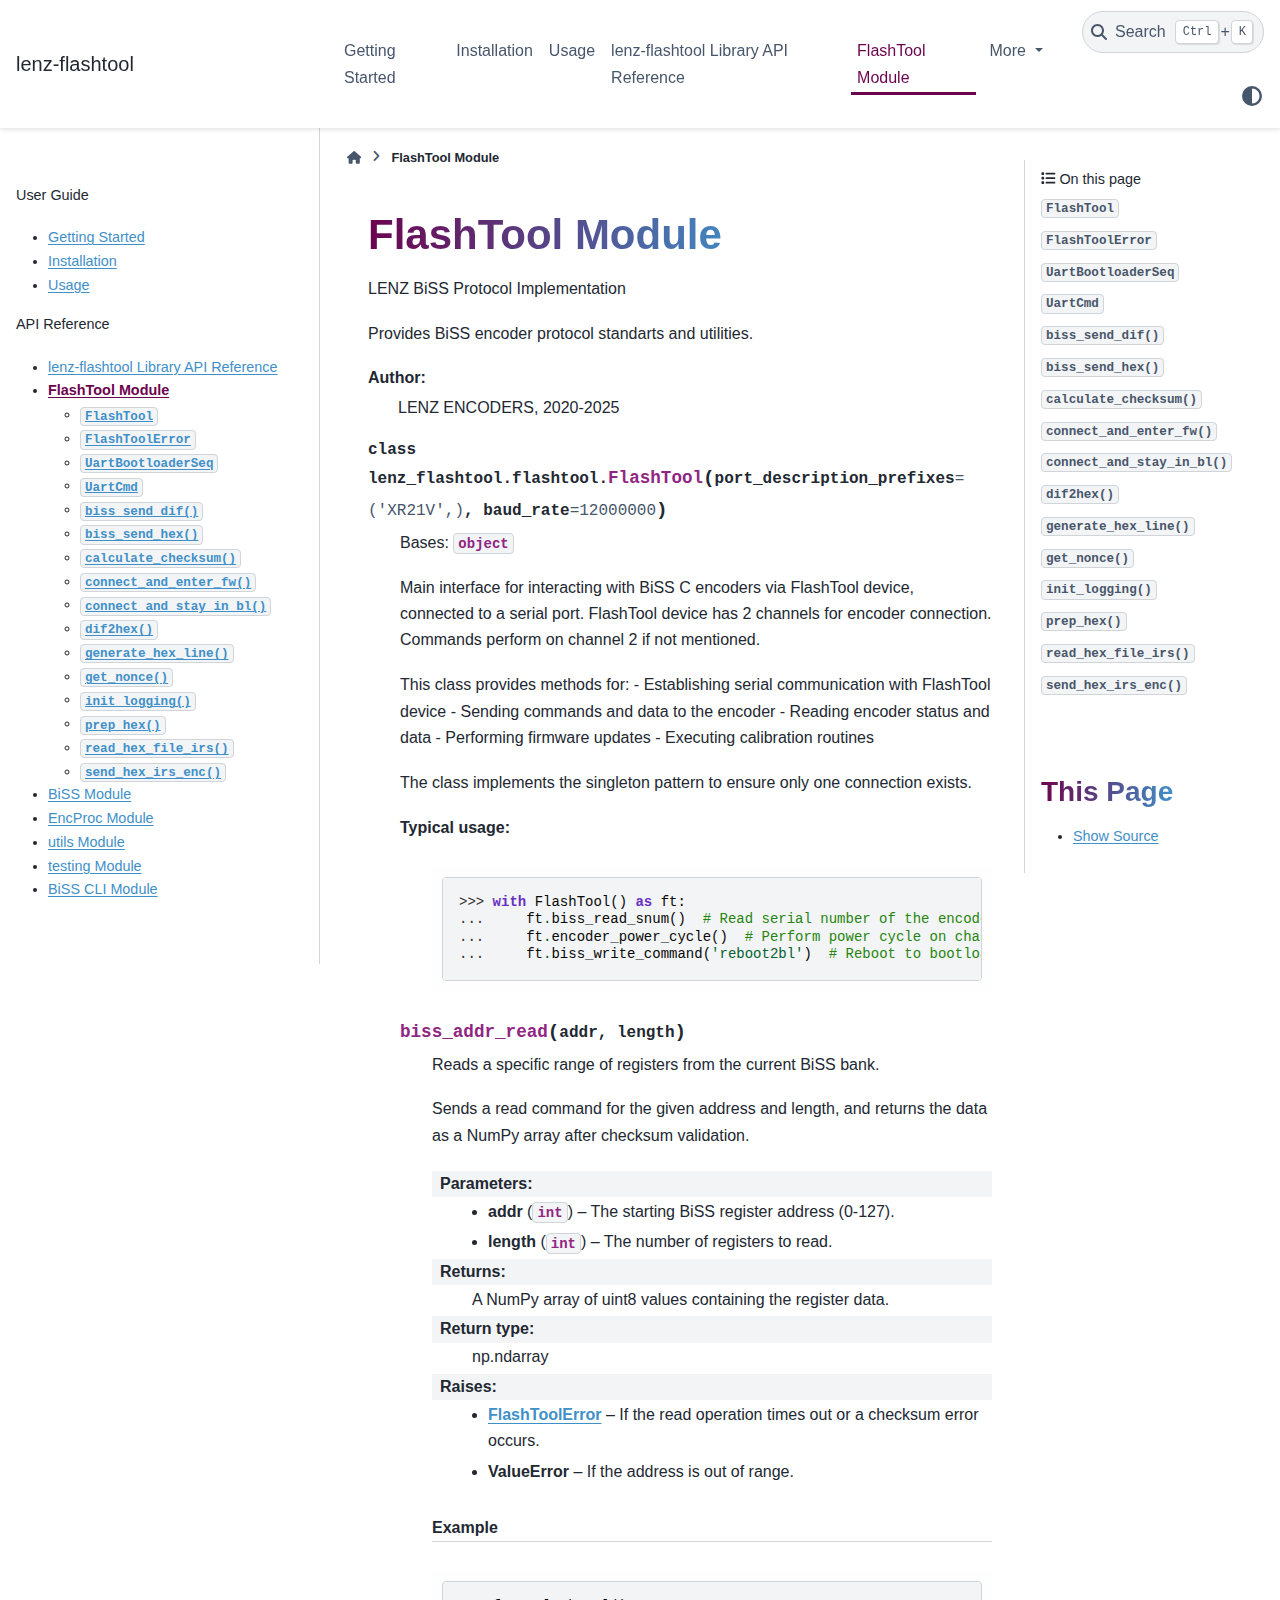
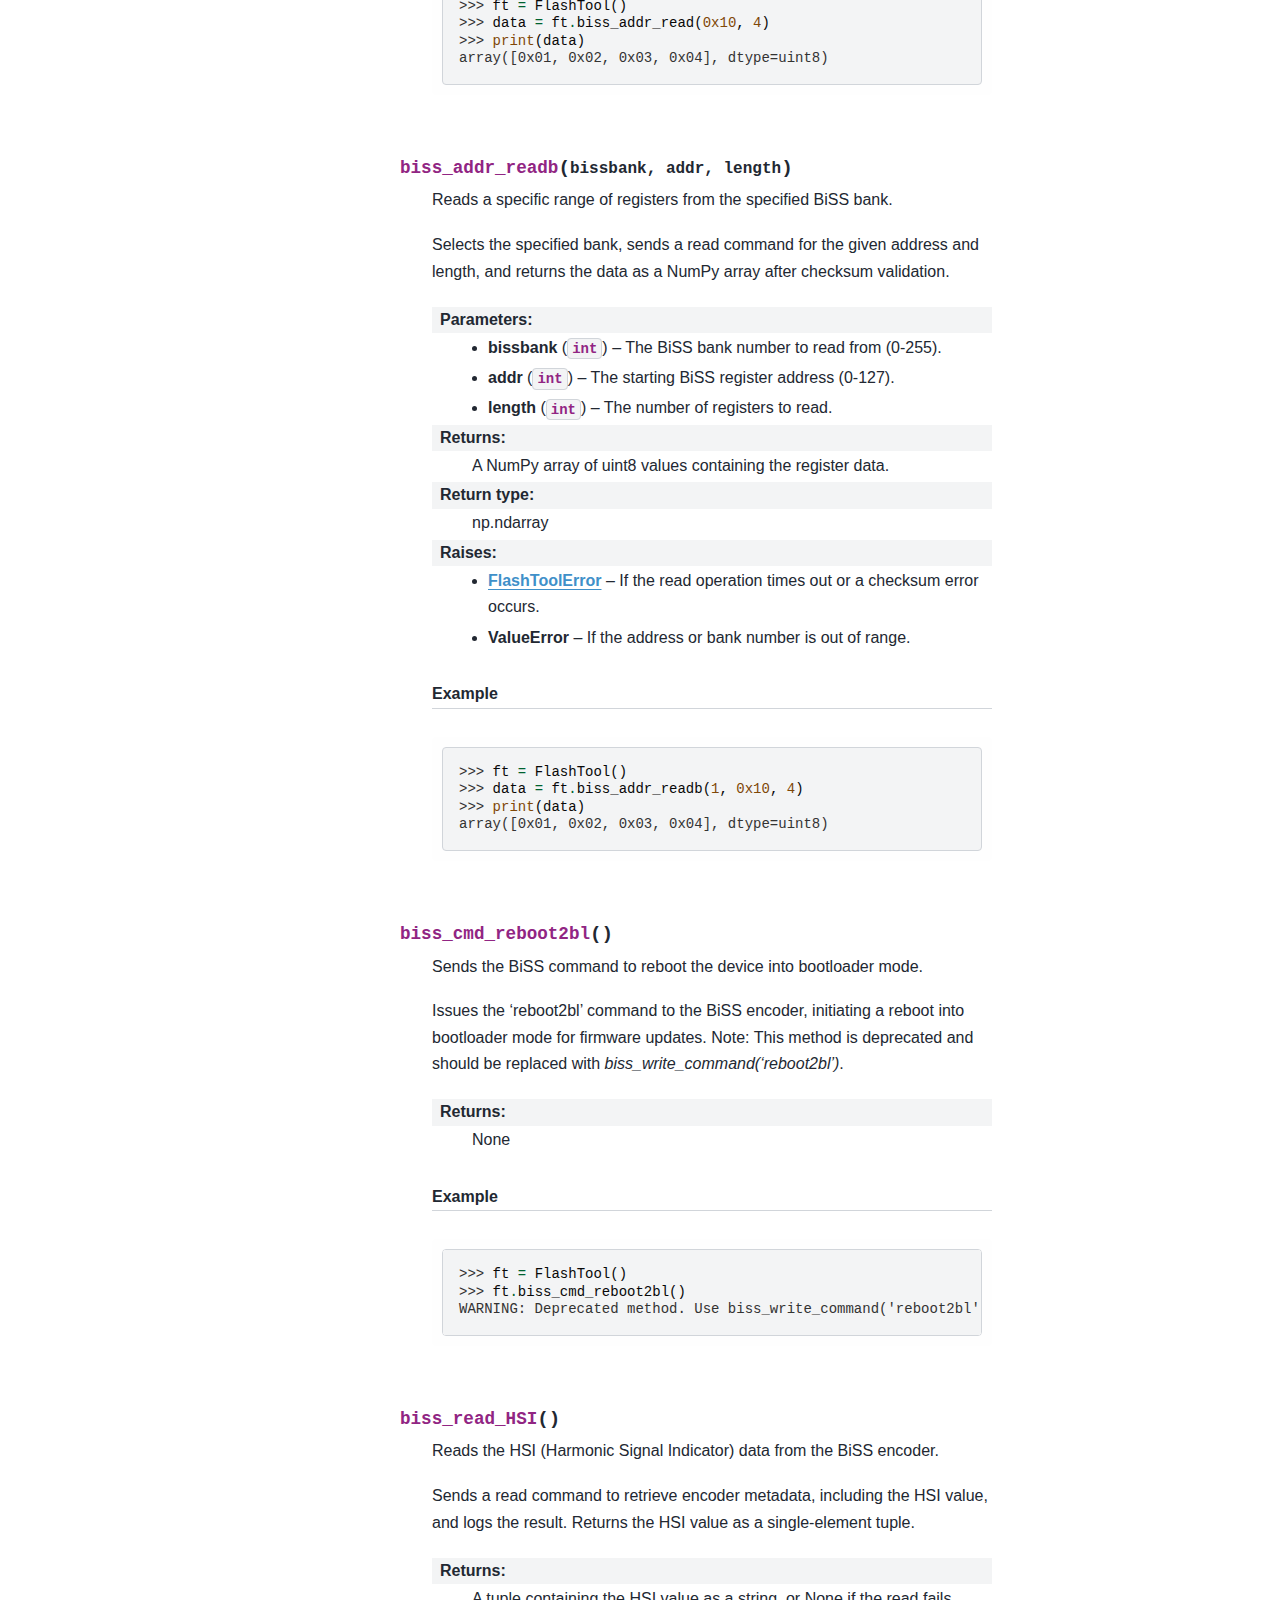
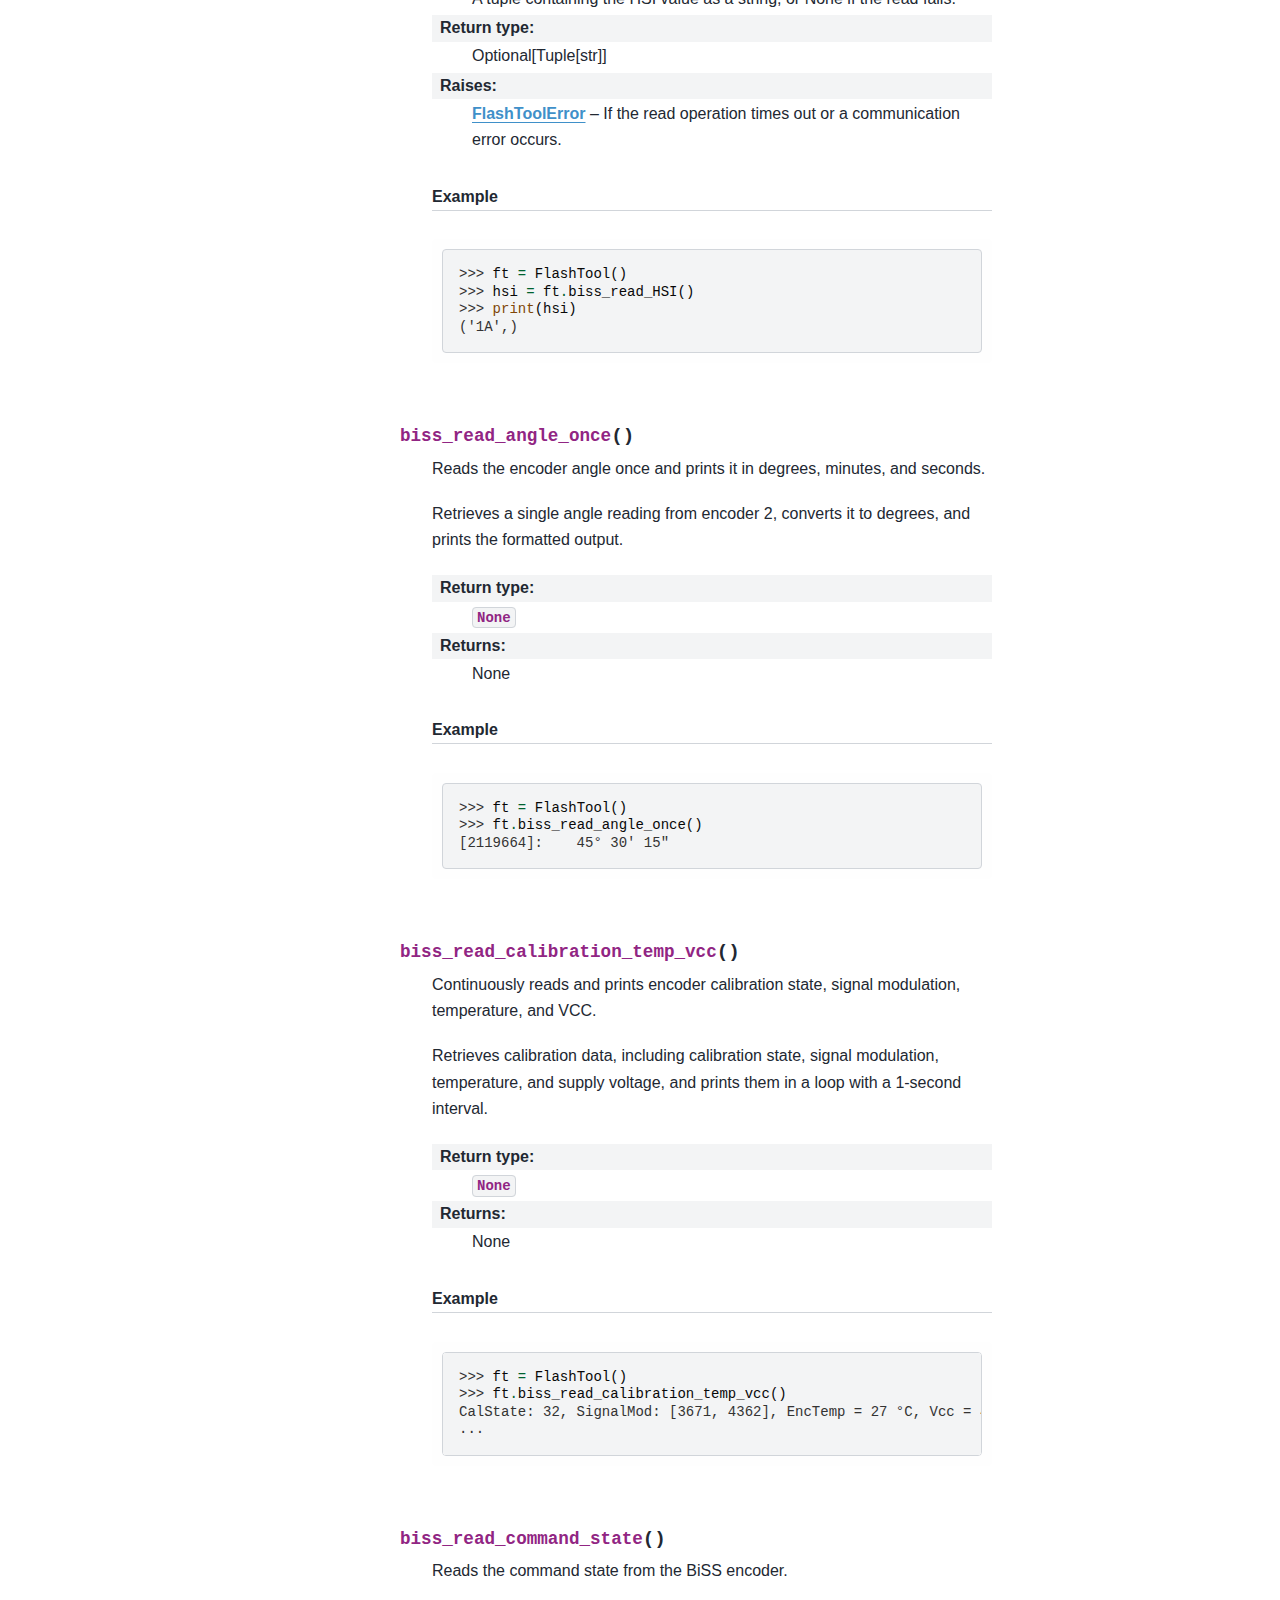
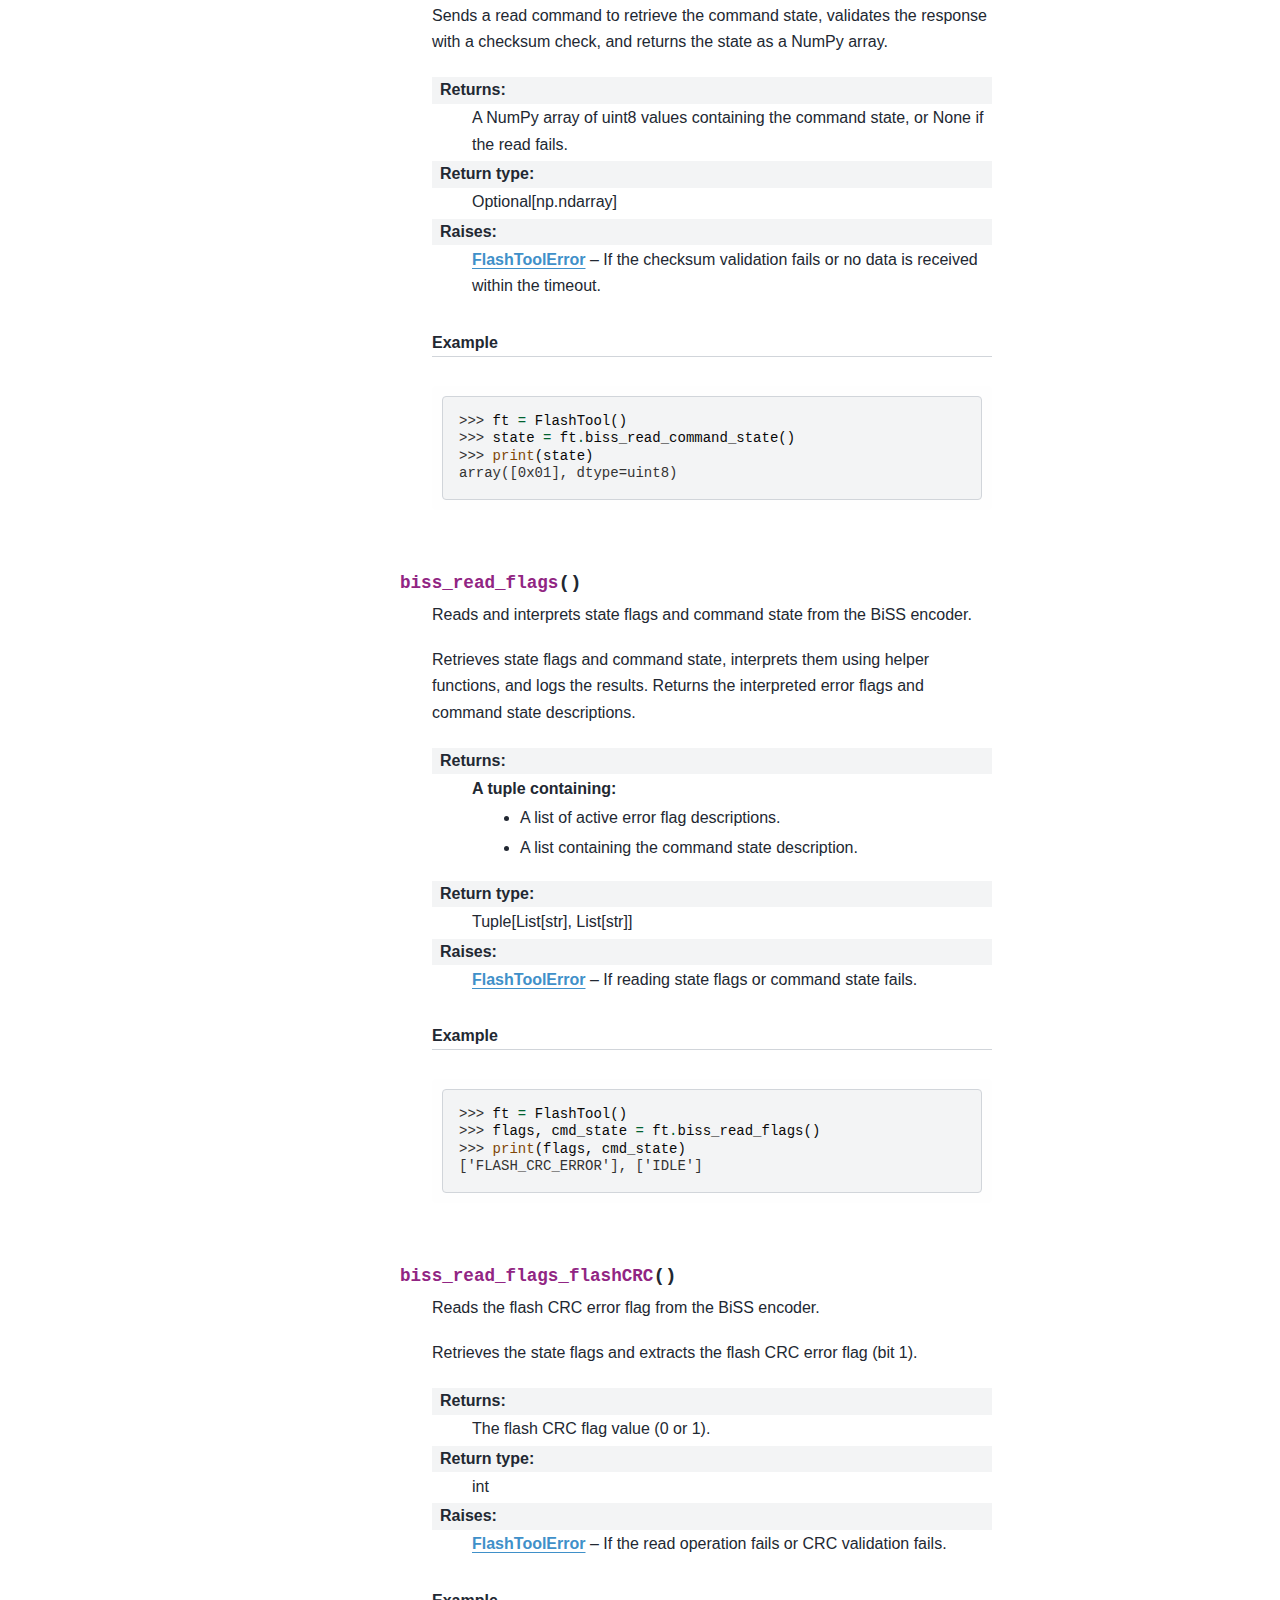
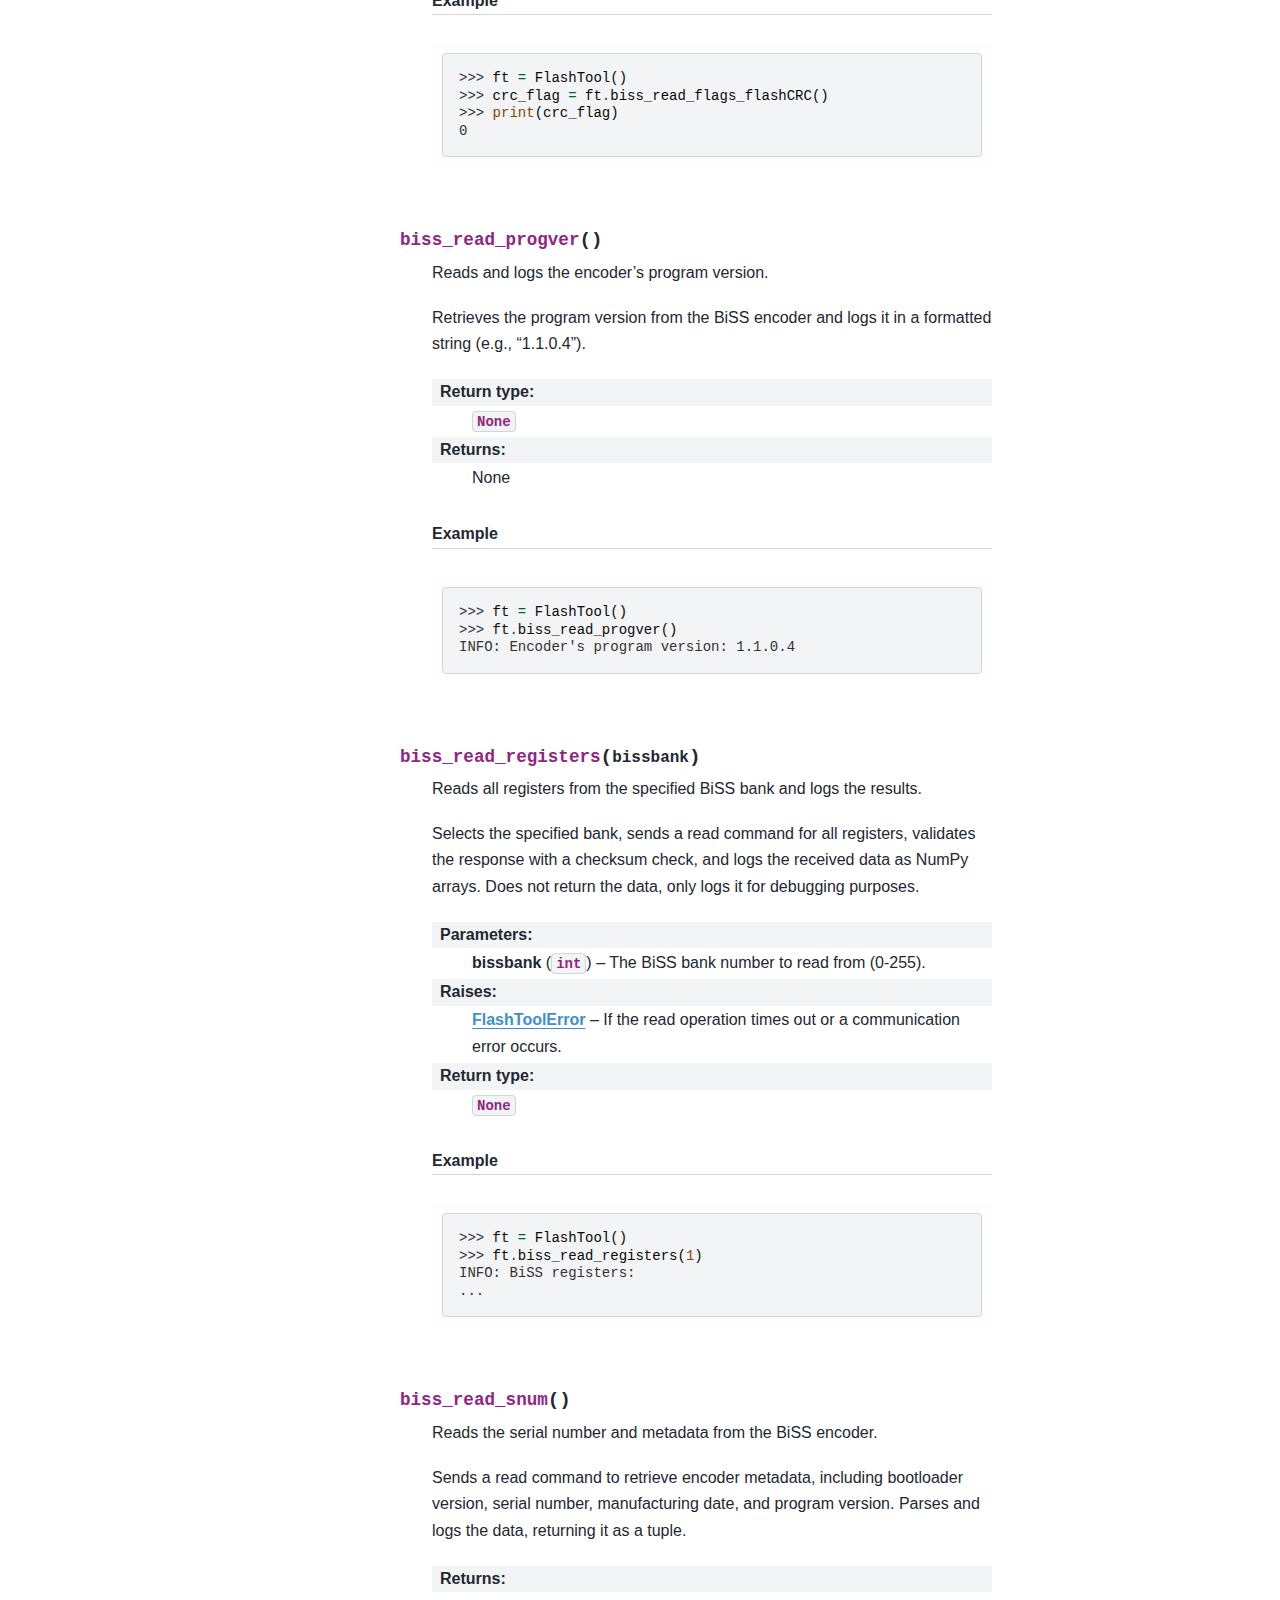
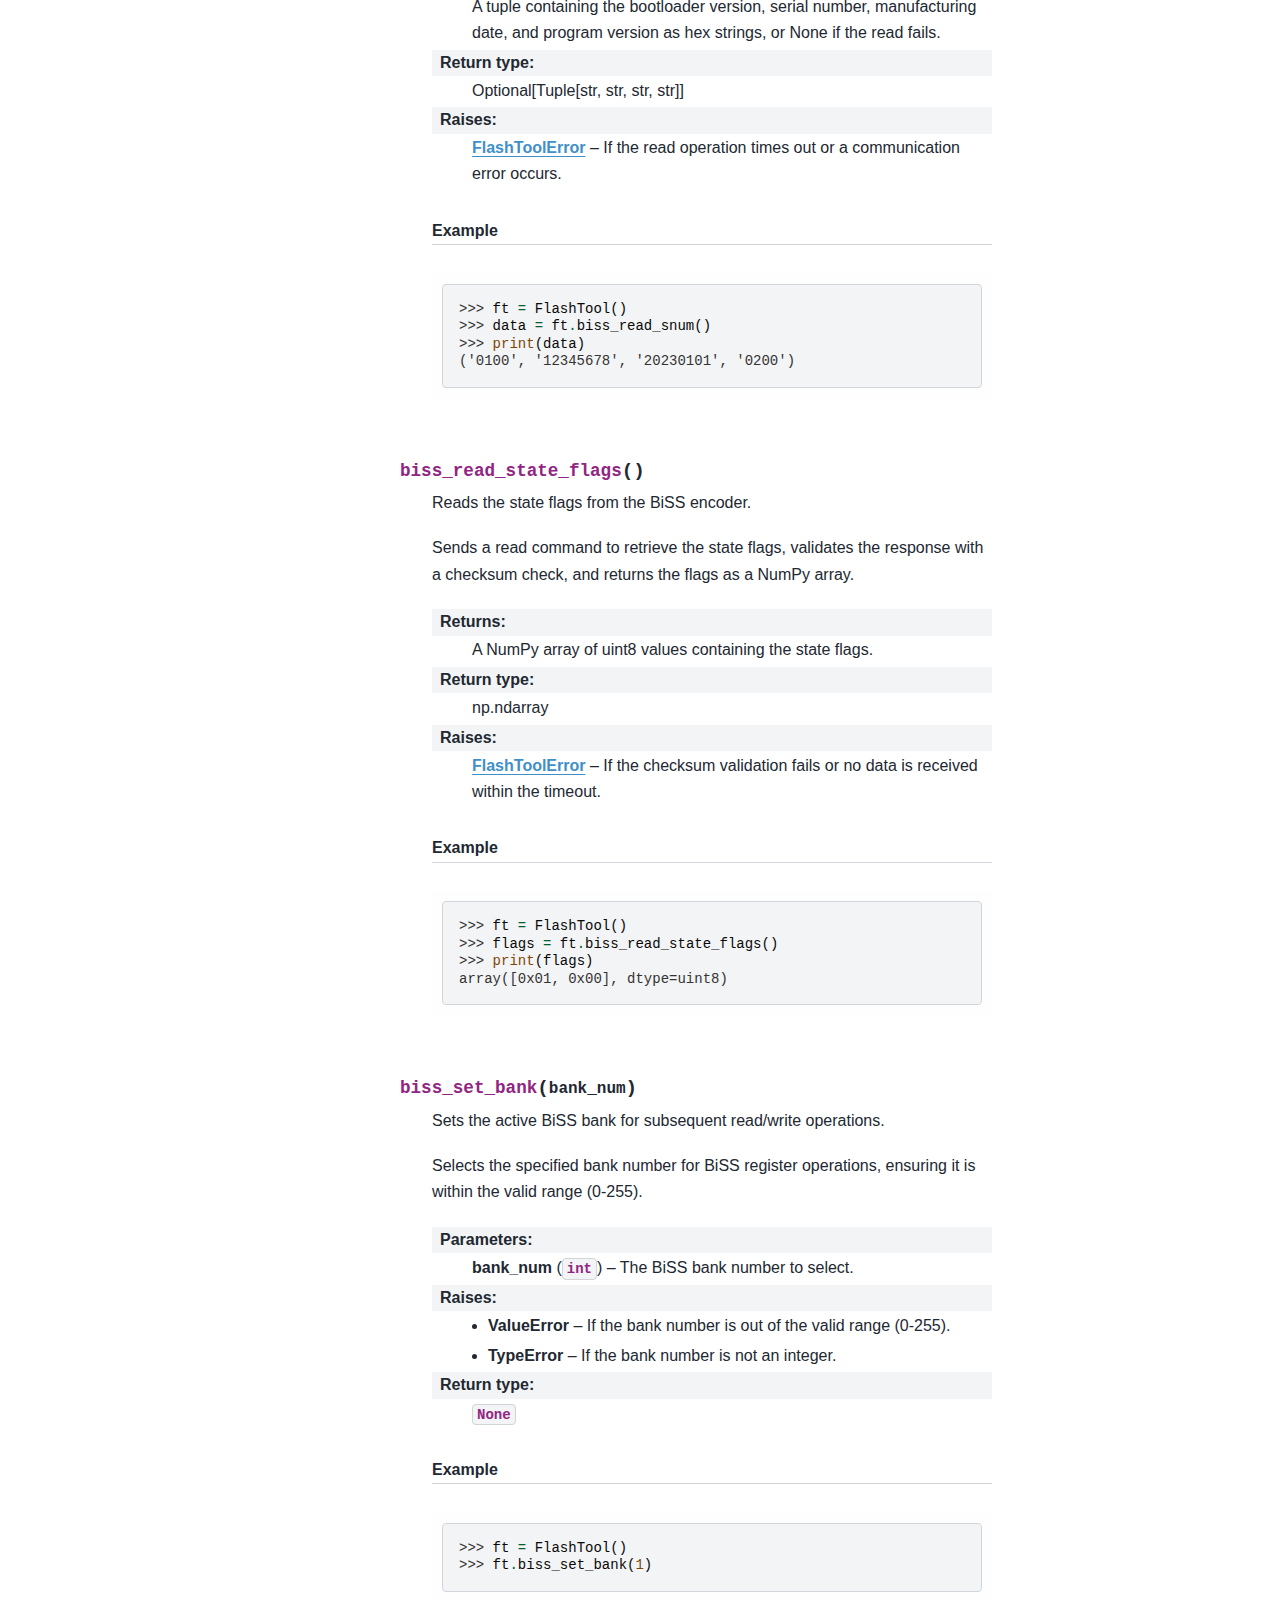
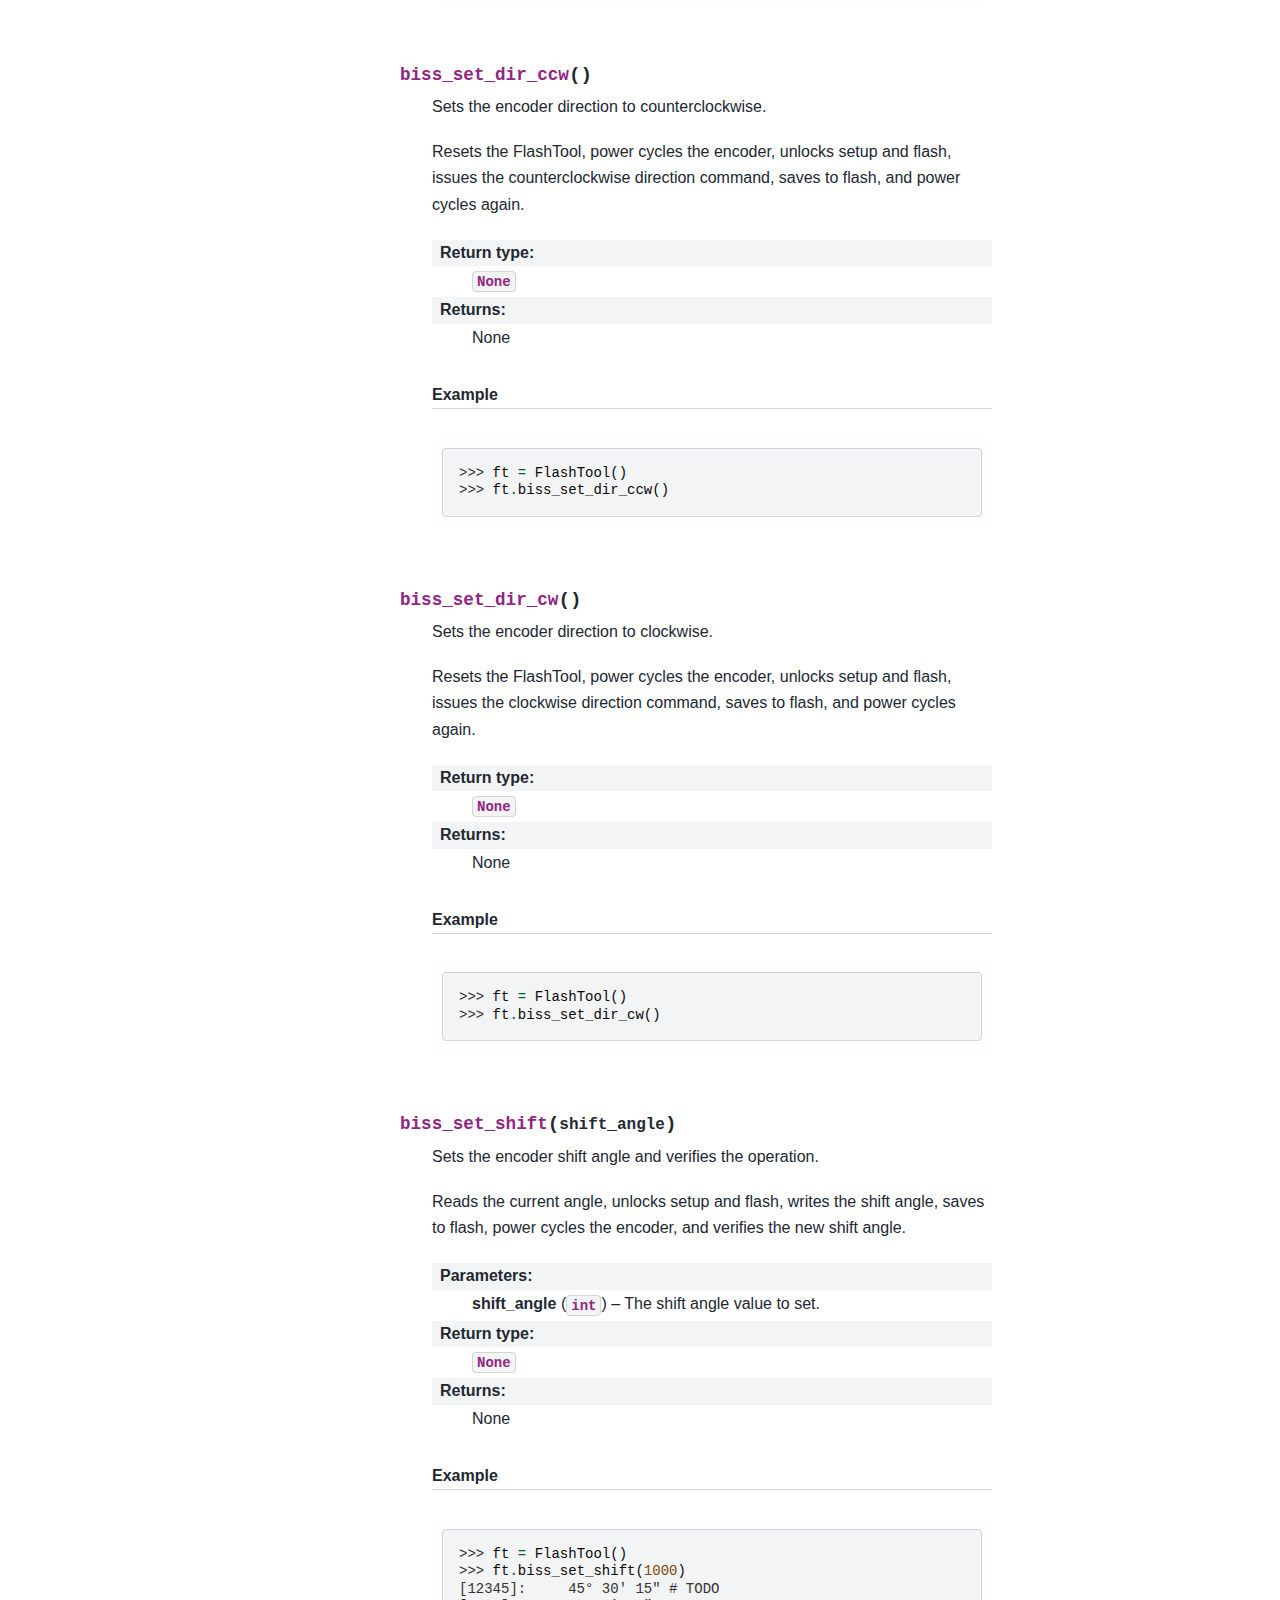
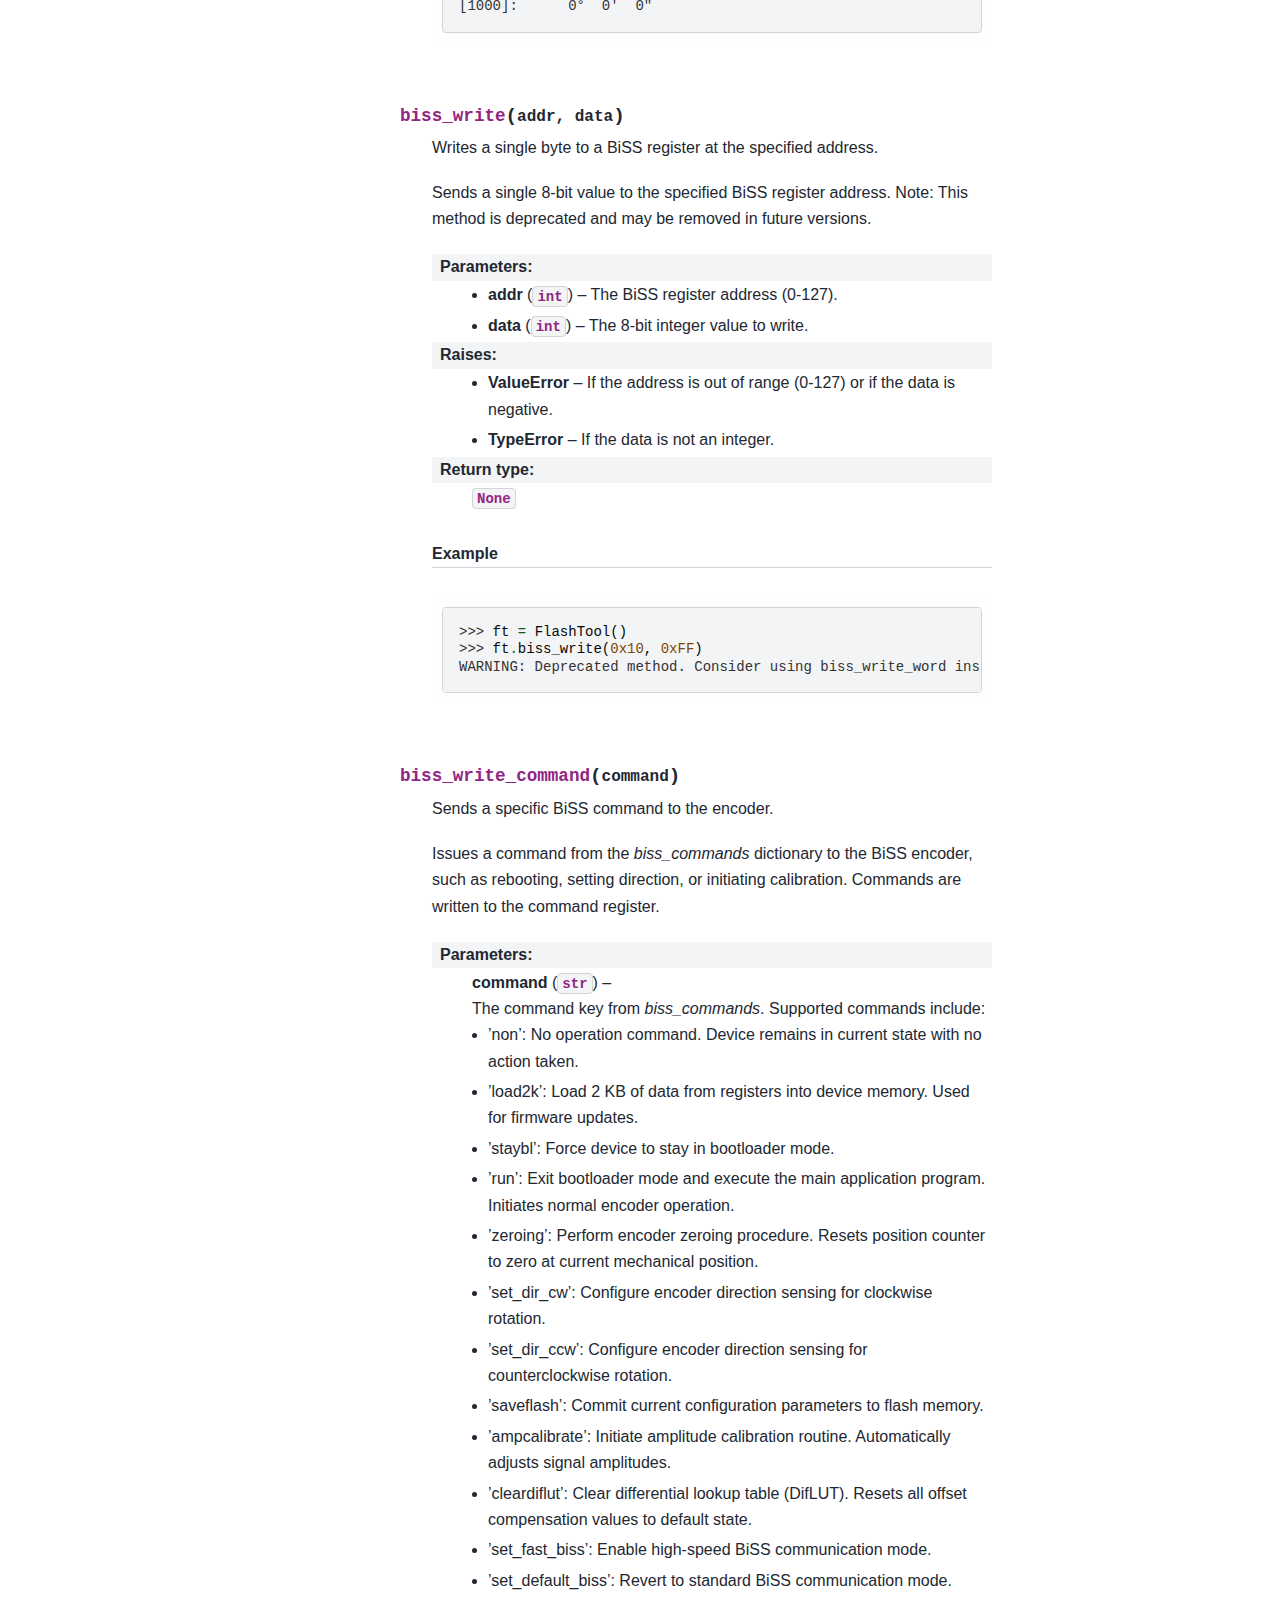
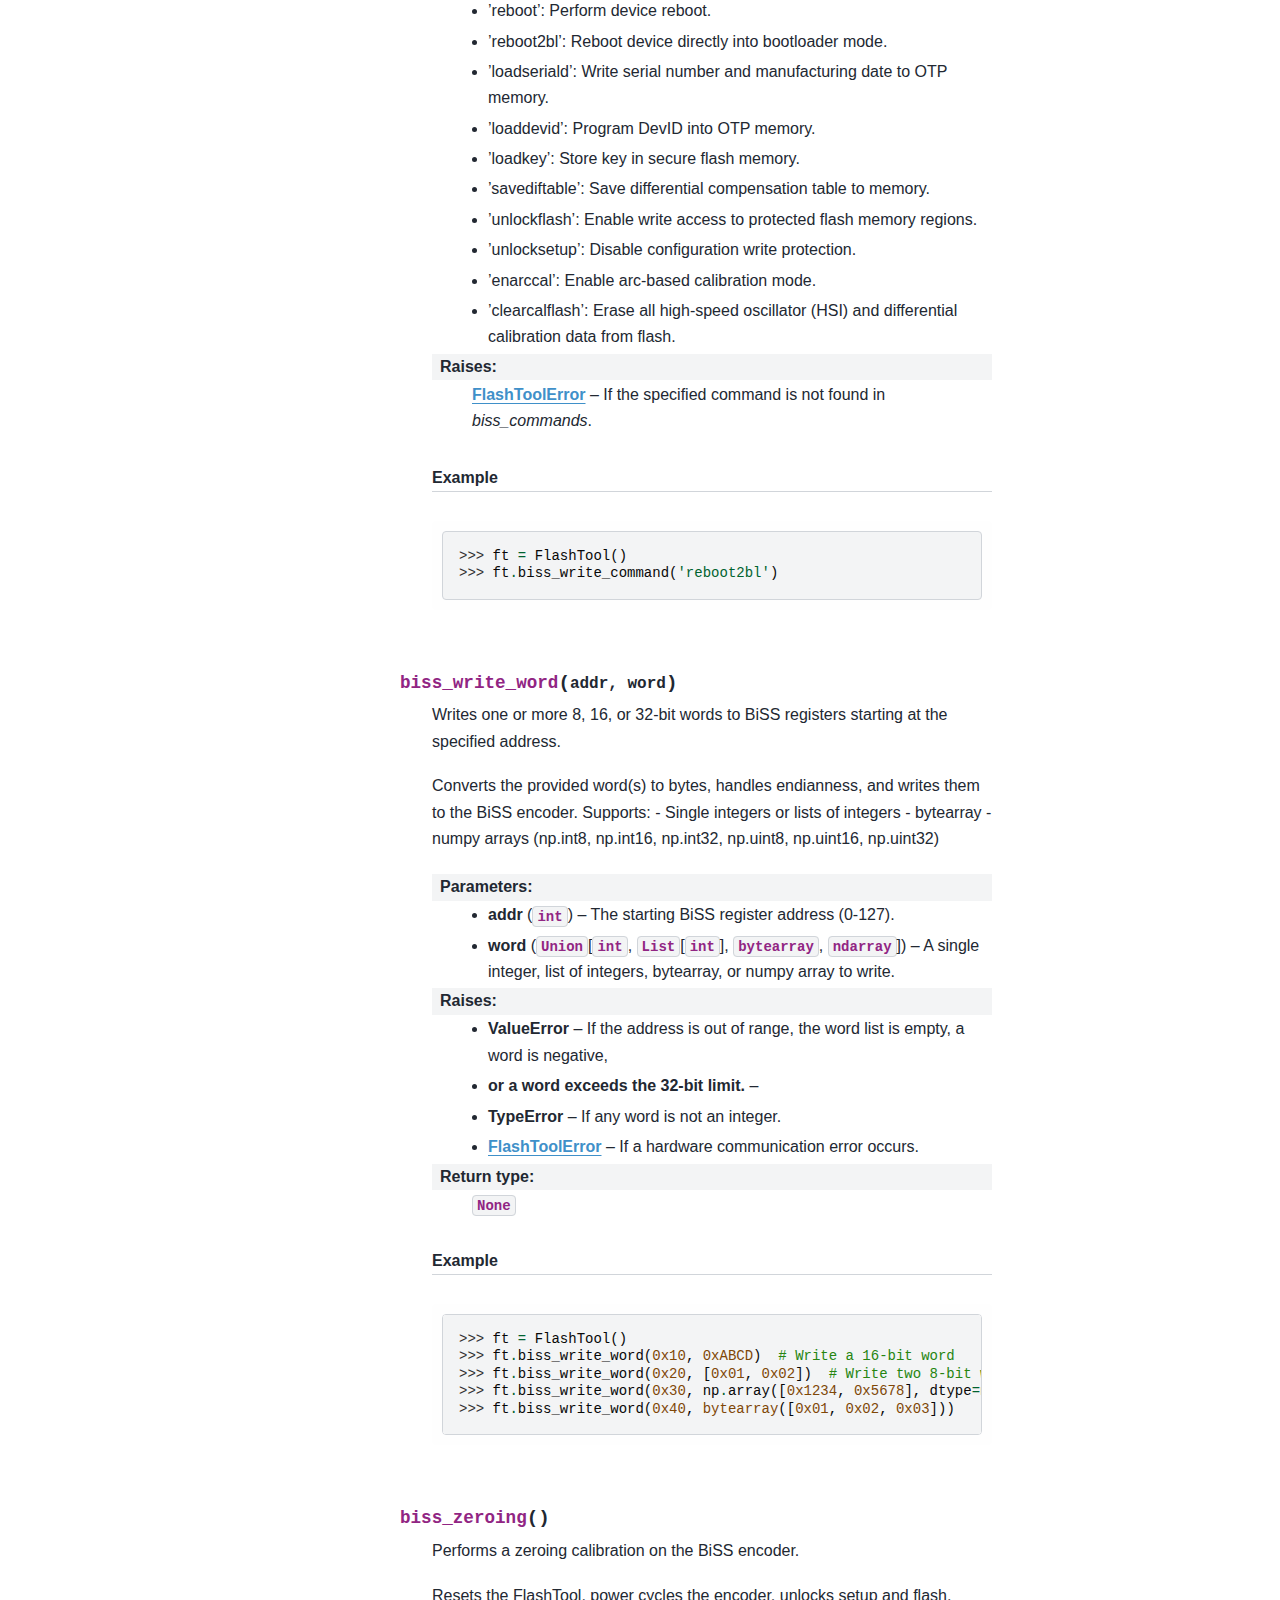
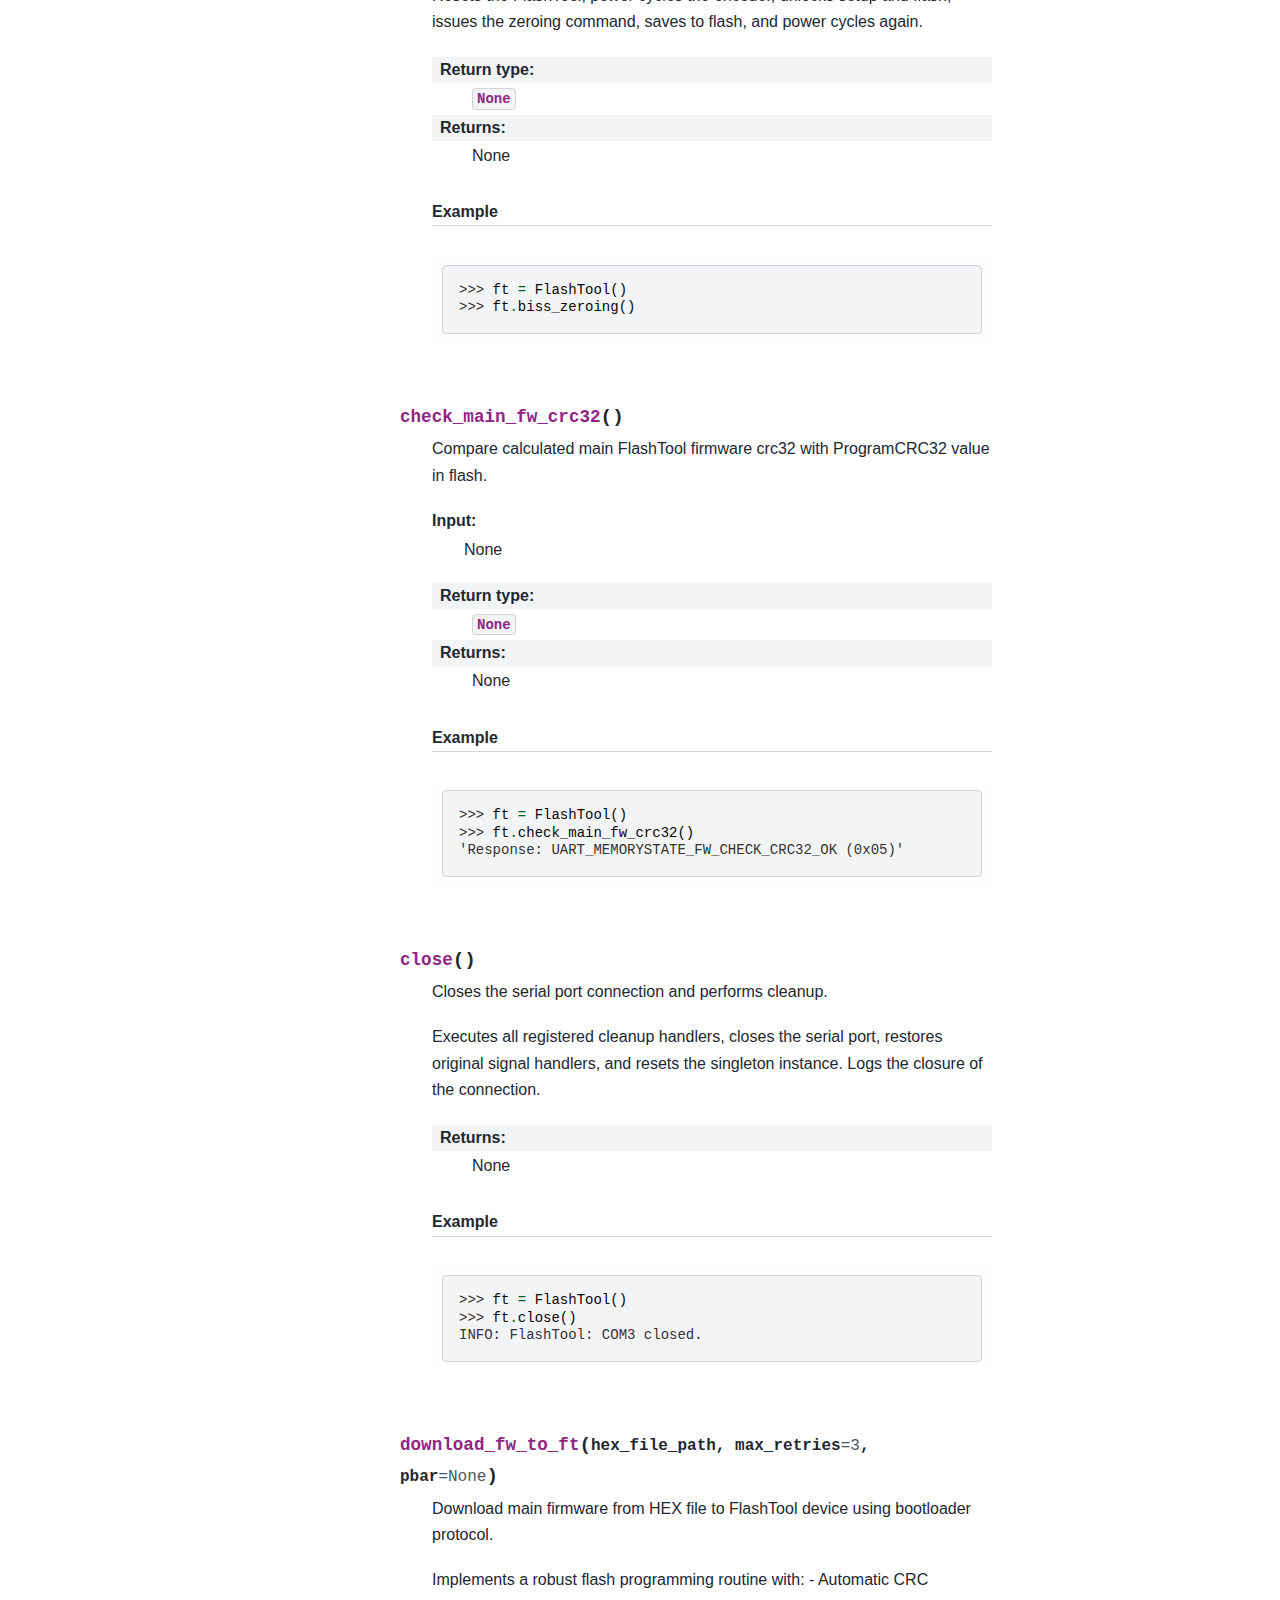
<file: docs/_build/html/FlashTool.html>
<!DOCTYPE html>


<html lang="en" data-content_root="./" >

  <head>
    <meta charset="utf-8" />
    <meta name="viewport" content="width=device-width, initial-scale=1.0" /><meta name="viewport" content="width=device-width, initial-scale=1" />

    <title>FlashTool Module &#8212; lenz-flashtool 0.1.9 documentation</title>
  
  
  
  <script data-cfasync="false">
    document.documentElement.dataset.mode = localStorage.getItem("mode") || "";
    document.documentElement.dataset.theme = localStorage.getItem("theme") || "";
  </script>
  <!--
    this give us a css class that will be invisible only if js is disabled
  -->
  <noscript>
    <style>
      .pst-js-only { display: none !important; }

    </style>
  </noscript>
  
  <!-- Loaded before other Sphinx assets -->
  <link href="_static/styles/theme.css?digest=8878045cc6db502f8baf" rel="stylesheet" />
<link href="_static/styles/pydata-sphinx-theme.css?digest=8878045cc6db502f8baf" rel="stylesheet" />

    <link rel="stylesheet" type="text/css" href="_static/pygments.css?v=5349f25f" />
    <link rel="stylesheet" type="text/css" href="_static/sphinx-design.min.css?v=95c83b7e" />
    <link rel="stylesheet" type="text/css" href="_static/custom.css?v=ce421a57" />
  
  <!-- So that users can add custom icons -->
  <script src="_static/scripts/fontawesome.js?digest=8878045cc6db502f8baf"></script>
  <!-- Pre-loaded scripts that we'll load fully later -->
  <link rel="preload" as="script" href="_static/scripts/bootstrap.js?digest=8878045cc6db502f8baf" />
<link rel="preload" as="script" href="_static/scripts/pydata-sphinx-theme.js?digest=8878045cc6db502f8baf" />

    <script src="_static/documentation_options.js?v=8618f531"></script>
    <script src="_static/doctools.js?v=9bcbadda"></script>
    <script src="_static/sphinx_highlight.js?v=dc90522c"></script>
    <script src="_static/design-tabs.js?v=f930bc37"></script>
    <script>DOCUMENTATION_OPTIONS.pagename = 'FlashTool';</script>
    <link rel="icon" href="_static/favicon.ico"/>
    <link rel="index" title="Index" href="genindex.html" />
    <link rel="search" title="Search" href="search.html" />
    <link rel="next" title="BiSS Module" href="BiSS.html" />
    <link rel="prev" title="lenz-flashtool Library API Reference" href="api.html" />
  <meta name="viewport" content="width=device-width, initial-scale=1"/>
  <meta name="docsearch:language" content="en"/>
  <meta name="docsearch:version" content="" />
  </head>
  
  
  <body data-bs-spy="scroll" data-bs-target=".bd-toc-nav" data-offset="180" data-bs-root-margin="0px 0px -60%" data-default-mode="">

  
  
  <div id="pst-skip-link" class="skip-link d-print-none"><a href="#main-content">Skip to main content</a></div>
  
  <div id="pst-scroll-pixel-helper"></div>
  
  <button type="button" class="btn rounded-pill" id="pst-back-to-top">
    <i class="fa-solid fa-arrow-up"></i>Back to top</button>

  
  <dialog id="pst-search-dialog">
    
<form class="bd-search d-flex align-items-center"
      action="search.html"
      method="get">
  <i class="fa-solid fa-magnifying-glass"></i>
  <input type="search"
         class="form-control"
         name="q"
         placeholder="Search the docs ..."
         aria-label="Search the docs ..."
         autocomplete="off"
         autocorrect="off"
         autocapitalize="off"
         spellcheck="false"/>
  <span class="search-button__kbd-shortcut"><kbd class="kbd-shortcut__modifier">Ctrl</kbd>+<kbd>K</kbd></span>
</form>
  </dialog>

  <div class="pst-async-banner-revealer d-none">
  <aside id="bd-header-version-warning" class="d-none d-print-none" aria-label="Version warning"></aside>
</div>

  
    <header class="bd-header navbar navbar-expand-lg bd-navbar d-print-none">
<div class="bd-header__inner bd-page-width">
  <button class="pst-navbar-icon sidebar-toggle primary-toggle" aria-label="Site navigation">
    <span class="fa-solid fa-bars"></span>
  </button>
  
  
  <div class="col-lg-3 navbar-header-items__start">
    
      <div class="navbar-item">

  
    
  

<a class="navbar-brand logo" href="index.html">
  
  
  
  
  
  
    <p class="title logo__title">lenz-flashtool</p>
  
</a></div>
    
  </div>
  
  <div class="col-lg-9 navbar-header-items">
    
    <div class="me-auto navbar-header-items__center">
      
        <div class="navbar-item">
<nav>
  <ul class="bd-navbar-elements navbar-nav">
    
<li class="nav-item ">
  <a class="nav-link nav-internal" href="getting_started.html">
    Getting Started
  </a>
</li>


<li class="nav-item ">
  <a class="nav-link nav-internal" href="installation.html">
    Installation
  </a>
</li>


<li class="nav-item ">
  <a class="nav-link nav-internal" href="usage.html">
    Usage
  </a>
</li>


<li class="nav-item ">
  <a class="nav-link nav-internal" href="api.html">
    lenz-flashtool Library API Reference
  </a>
</li>


<li class="nav-item current active">
  <a class="nav-link nav-internal" href="#">
    FlashTool Module
  </a>
</li>

            <li class="nav-item dropdown">
                <button class="btn dropdown-toggle nav-item" type="button"
                data-bs-toggle="dropdown" aria-expanded="false"
                aria-controls="pst-nav-more-links">
                    More
                </button>
                <ul id="pst-nav-more-links" class="dropdown-menu">
                    
<li class=" ">
  <a class="nav-link dropdown-item nav-internal" href="BiSS.html">
    BiSS Module
  </a>
</li>


<li class=" ">
  <a class="nav-link dropdown-item nav-internal" href="EncProc.html">
    EncProc Module
  </a>
</li>


<li class=" ">
  <a class="nav-link dropdown-item nav-internal" href="utils.html">
    utils Module
  </a>
</li>


<li class=" ">
  <a class="nav-link dropdown-item nav-internal" href="testing.html">
    testing Module
  </a>
</li>


<li class=" ">
  <a class="nav-link dropdown-item nav-internal" href="BiSS%20CLI.html">
    BiSS CLI Module
  </a>
</li>

                </ul>
            </li>
            
  </ul>
</nav></div>
      
    </div>
    
    
    <div class="navbar-header-items__end">
      
        <div class="navbar-item navbar-persistent--container">
          

<button class="btn search-button-field search-button__button pst-js-only" title="Search" aria-label="Search" data-bs-placement="bottom" data-bs-toggle="tooltip">
 <i class="fa-solid fa-magnifying-glass"></i>
 <span class="search-button__default-text">Search</span>
 <span class="search-button__kbd-shortcut"><kbd class="kbd-shortcut__modifier">Ctrl</kbd>+<kbd class="kbd-shortcut__modifier">K</kbd></span>
</button>
        </div>
      
      
        <div class="navbar-item">

<button class="btn btn-sm nav-link pst-navbar-icon theme-switch-button pst-js-only" aria-label="Color mode" data-bs-title="Color mode"  data-bs-placement="bottom" data-bs-toggle="tooltip">
  <i class="theme-switch fa-solid fa-sun                fa-lg" data-mode="light" title="Light"></i>
  <i class="theme-switch fa-solid fa-moon               fa-lg" data-mode="dark"  title="Dark"></i>
  <i class="theme-switch fa-solid fa-circle-half-stroke fa-lg" data-mode="auto"  title="System Settings"></i>
</button></div>
      
    </div>
    
  </div>
  
  
    <div class="navbar-persistent--mobile">

<button class="btn search-button-field search-button__button pst-js-only" title="Search" aria-label="Search" data-bs-placement="bottom" data-bs-toggle="tooltip">
 <i class="fa-solid fa-magnifying-glass"></i>
 <span class="search-button__default-text">Search</span>
 <span class="search-button__kbd-shortcut"><kbd class="kbd-shortcut__modifier">Ctrl</kbd>+<kbd class="kbd-shortcut__modifier">K</kbd></span>
</button>
    </div>
  

  
    <button class="pst-navbar-icon sidebar-toggle secondary-toggle" aria-label="On this page">
      <span class="fa-solid fa-outdent"></span>
    </button>
  
</div>

    </header>
  

  <div class="bd-container">
    <div class="bd-container__inner bd-page-width">
      
      
      
      <dialog id="pst-primary-sidebar-modal"></dialog>
      <div id="pst-primary-sidebar" class="bd-sidebar-primary bd-sidebar">
        

  
  <div class="sidebar-header-items sidebar-primary__section">
    
    
      <div class="sidebar-header-items__center">
        
          
          
            <div class="navbar-item">
<nav>
  <ul class="bd-navbar-elements navbar-nav">
    
<li class="nav-item ">
  <a class="nav-link nav-internal" href="getting_started.html">
    Getting Started
  </a>
</li>


<li class="nav-item ">
  <a class="nav-link nav-internal" href="installation.html">
    Installation
  </a>
</li>


<li class="nav-item ">
  <a class="nav-link nav-internal" href="usage.html">
    Usage
  </a>
</li>


<li class="nav-item ">
  <a class="nav-link nav-internal" href="api.html">
    lenz-flashtool Library API Reference
  </a>
</li>


<li class="nav-item current active">
  <a class="nav-link nav-internal" href="#">
    FlashTool Module
  </a>
</li>


<li class="nav-item ">
  <a class="nav-link nav-internal" href="BiSS.html">
    BiSS Module
  </a>
</li>


<li class="nav-item ">
  <a class="nav-link nav-internal" href="EncProc.html">
    EncProc Module
  </a>
</li>


<li class="nav-item ">
  <a class="nav-link nav-internal" href="utils.html">
    utils Module
  </a>
</li>


<li class="nav-item ">
  <a class="nav-link nav-internal" href="testing.html">
    testing Module
  </a>
</li>


<li class="nav-item ">
  <a class="nav-link nav-internal" href="BiSS%20CLI.html">
    BiSS CLI Module
  </a>
</li>

  </ul>
</nav></div>
          
        
      </div>
    
    
    
      <div class="sidebar-header-items__end">
        
          <div class="navbar-item">

<button class="btn btn-sm nav-link pst-navbar-icon theme-switch-button pst-js-only" aria-label="Color mode" data-bs-title="Color mode"  data-bs-placement="bottom" data-bs-toggle="tooltip">
  <i class="theme-switch fa-solid fa-sun                fa-lg" data-mode="light" title="Light"></i>
  <i class="theme-switch fa-solid fa-moon               fa-lg" data-mode="dark"  title="Dark"></i>
  <i class="theme-switch fa-solid fa-circle-half-stroke fa-lg" data-mode="auto"  title="System Settings"></i>
</button></div>
        
      </div>
    
  </div>
  
    <div class="sidebar-primary-items__start sidebar-primary__section">
        <div class="sidebar-primary-item">
<nav class="bd-docs-nav bd-links"
     aria-label="Section Navigation">
  <p class="bd-links__title" role="heading" aria-level="1">Section Navigation</p>
  <div class="bd-toc-item navbar-nav"></div>
</nav></div>
        <div class="sidebar-primary-item">
<h3><a href="index.html">Table of Contents</a></h3>
<p aria-level="2" class="caption" role="heading"><span class="caption-text">User Guide</span></p>
<ul>
<li class="toctree-l1"><a class="reference internal" href="getting_started.html">Getting Started</a></li>
<li class="toctree-l1"><a class="reference internal" href="installation.html">Installation</a></li>
<li class="toctree-l1"><a class="reference internal" href="usage.html">Usage</a></li>
</ul>
<p aria-level="2" class="caption" role="heading"><span class="caption-text">API Reference</span></p>
<ul class="current">
<li class="toctree-l1"><a class="reference internal" href="api.html">lenz-flashtool Library API Reference</a></li>
<li class="toctree-l1 current"><a class="current reference internal" href="#">FlashTool Module</a><ul>
<li class="toctree-l2"><a class="reference internal" href="#lenz_flashtool.flashtool.FlashTool"><code class="docutils literal notranslate"><span class="pre">FlashTool</span></code></a></li>
<li class="toctree-l2"><a class="reference internal" href="#lenz_flashtool.flashtool.FlashToolError"><code class="docutils literal notranslate"><span class="pre">FlashToolError</span></code></a></li>
<li class="toctree-l2"><a class="reference internal" href="#lenz_flashtool.flashtool.UartBootloaderSeq"><code class="docutils literal notranslate"><span class="pre">UartBootloaderSeq</span></code></a></li>
<li class="toctree-l2"><a class="reference internal" href="#lenz_flashtool.flashtool.UartCmd"><code class="docutils literal notranslate"><span class="pre">UartCmd</span></code></a></li>
<li class="toctree-l2"><a class="reference internal" href="#lenz_flashtool.flashtool.biss_send_dif"><code class="docutils literal notranslate"><span class="pre">biss_send_dif()</span></code></a></li>
<li class="toctree-l2"><a class="reference internal" href="#lenz_flashtool.flashtool.biss_send_hex"><code class="docutils literal notranslate"><span class="pre">biss_send_hex()</span></code></a></li>
<li class="toctree-l2"><a class="reference internal" href="#lenz_flashtool.flashtool.calculate_checksum"><code class="docutils literal notranslate"><span class="pre">calculate_checksum()</span></code></a></li>
<li class="toctree-l2"><a class="reference internal" href="#lenz_flashtool.flashtool.connect_and_enter_fw"><code class="docutils literal notranslate"><span class="pre">connect_and_enter_fw()</span></code></a></li>
<li class="toctree-l2"><a class="reference internal" href="#lenz_flashtool.flashtool.connect_and_stay_in_bl"><code class="docutils literal notranslate"><span class="pre">connect_and_stay_in_bl()</span></code></a></li>
<li class="toctree-l2"><a class="reference internal" href="#lenz_flashtool.flashtool.dif2hex"><code class="docutils literal notranslate"><span class="pre">dif2hex()</span></code></a></li>
<li class="toctree-l2"><a class="reference internal" href="#lenz_flashtool.flashtool.generate_hex_line"><code class="docutils literal notranslate"><span class="pre">generate_hex_line()</span></code></a></li>
<li class="toctree-l2"><a class="reference internal" href="#lenz_flashtool.flashtool.get_nonce"><code class="docutils literal notranslate"><span class="pre">get_nonce()</span></code></a></li>
<li class="toctree-l2"><a class="reference internal" href="#lenz_flashtool.flashtool.init_logging"><code class="docutils literal notranslate"><span class="pre">init_logging()</span></code></a></li>
<li class="toctree-l2"><a class="reference internal" href="#lenz_flashtool.flashtool.prep_hex"><code class="docutils literal notranslate"><span class="pre">prep_hex()</span></code></a></li>
<li class="toctree-l2"><a class="reference internal" href="#lenz_flashtool.flashtool.read_hex_file_irs"><code class="docutils literal notranslate"><span class="pre">read_hex_file_irs()</span></code></a></li>
<li class="toctree-l2"><a class="reference internal" href="#lenz_flashtool.flashtool.send_hex_irs_enc"><code class="docutils literal notranslate"><span class="pre">send_hex_irs_enc()</span></code></a></li>
</ul>
</li>
<li class="toctree-l1"><a class="reference internal" href="BiSS.html">BiSS Module</a></li>
<li class="toctree-l1"><a class="reference internal" href="EncProc.html">EncProc Module</a></li>
<li class="toctree-l1"><a class="reference internal" href="utils.html">utils Module</a></li>
<li class="toctree-l1"><a class="reference internal" href="testing.html">testing Module</a></li>
<li class="toctree-l1"><a class="reference internal" href="BiSS%20CLI.html">BiSS CLI Module</a></li>
</ul>
</div>
    </div>
  
  
  <div class="sidebar-primary-items__end sidebar-primary__section">
      <div class="sidebar-primary-item">
<div id="ethical-ad-placement"
      class="flat"
      data-ea-publisher="readthedocs"
      data-ea-type="readthedocs-sidebar"
      data-ea-manual="true">
</div></div>
  </div>


      </div>
      
      <main id="main-content" class="bd-main" role="main">
        
        
          <div class="bd-content">
            <div class="bd-article-container">
              
              <div class="bd-header-article d-print-none">
<div class="header-article-items header-article__inner">
  
    <div class="header-article-items__start">
      
        <div class="header-article-item">

<nav aria-label="Breadcrumb" class="d-print-none">
  <ul class="bd-breadcrumbs">
    
    <li class="breadcrumb-item breadcrumb-home">
      <a href="index.html" class="nav-link" aria-label="Home">
        <i class="fa-solid fa-home"></i>
      </a>
    </li>
    <li class="breadcrumb-item active" aria-current="page"><span class="ellipsis">FlashTool Module</span></li>
  </ul>
</nav>
</div>
      
    </div>
  
  
</div>
</div>
              
              
              
                
<div id="searchbox"></div>
                <article class="bd-article">
                  
  <section id="module-lenz_flashtool.flashtool">
<span id="flashtool-module"></span><h1>FlashTool Module<a class="headerlink" href="#module-lenz_flashtool.flashtool" title="Link to this heading">#</a></h1>
<p>LENZ BiSS Protocol Implementation</p>
<p>Provides BiSS encoder protocol standarts and utilities.</p>
<dl class="simple">
<dt>Author:</dt><dd><p>LENZ ENCODERS, 2020-2025</p>
</dd>
</dl>
<dl class="py class">
<dt class="sig sig-object py" id="lenz_flashtool.flashtool.FlashTool">
<em class="property"><span class="k"><span class="pre">class</span></span><span class="w"> </span></em><span class="sig-prename descclassname"><span class="pre">lenz_flashtool.flashtool.</span></span><span class="sig-name descname"><span class="pre">FlashTool</span></span><span class="sig-paren">(</span><em class="sig-param"><span class="n"><span class="pre">port_description_prefixes</span></span><span class="o"><span class="pre">=</span></span><span class="default_value"><span class="pre">('XR21V',)</span></span></em>, <em class="sig-param"><span class="n"><span class="pre">baud_rate</span></span><span class="o"><span class="pre">=</span></span><span class="default_value"><span class="pre">12000000</span></span></em><span class="sig-paren">)</span><a class="headerlink" href="#lenz_flashtool.flashtool.FlashTool" title="Link to this definition">#</a></dt>
<dd><p>Bases: <code class="xref py py-class docutils literal notranslate"><span class="pre">object</span></code></p>
<p>Main interface for interacting with BiSS C encoders via FlashTool device, connected to a serial port.
FlashTool device has 2 channels for encoder connection. Commands perform on channel 2 if not mentioned.</p>
<p>This class provides methods for:
- Establishing serial communication with FlashTool device
- Sending commands and data to the encoder
- Reading encoder status and data
- Performing firmware updates
- Executing calibration routines</p>
<p>The class implements the singleton pattern to ensure only one connection exists.</p>
<dl>
<dt>Typical usage:</dt><dd><div class="doctest highlight-default notranslate"><div class="highlight"><pre><span></span><span class="gp">&gt;&gt;&gt; </span><span class="k">with</span> <span class="n">FlashTool</span><span class="p">()</span> <span class="k">as</span> <span class="n">ft</span><span class="p">:</span>
<span class="gp">... </span>    <span class="n">ft</span><span class="o">.</span><span class="n">biss_read_snum</span><span class="p">()</span>  <span class="c1"># Read serial number of the encoder (on channel 2)</span>
<span class="gp">... </span>    <span class="n">ft</span><span class="o">.</span><span class="n">encoder_power_cycle</span><span class="p">()</span>  <span class="c1"># Perform power cycle on channel 2</span>
<span class="gp">... </span>    <span class="n">ft</span><span class="o">.</span><span class="n">biss_write_command</span><span class="p">(</span><span class="s1">&#39;reboot2bl&#39;</span><span class="p">)</span>  <span class="c1"># Reboot to bootloader</span>
</pre></div>
</div>
</dd>
</dl>
<dl class="py method">
<dt class="sig sig-object py" id="lenz_flashtool.flashtool.FlashTool.biss_addr_read">
<span class="sig-name descname"><span class="pre">biss_addr_read</span></span><span class="sig-paren">(</span><em class="sig-param"><span class="n"><span class="pre">addr</span></span></em>, <em class="sig-param"><span class="n"><span class="pre">length</span></span></em><span class="sig-paren">)</span><a class="headerlink" href="#lenz_flashtool.flashtool.FlashTool.biss_addr_read" title="Link to this definition">#</a></dt>
<dd><p>Reads a specific range of registers from the current BiSS bank.</p>
<p>Sends a read command for the given address and length, and returns the data as a NumPy array after checksum validation.</p>
<dl class="field-list simple">
<dt class="field-odd">Parameters<span class="colon">:</span></dt>
<dd class="field-odd"><ul class="simple">
<li><p><strong>addr</strong> (<span class="sphinx_autodoc_typehints-type"><code class="xref py py-class docutils literal notranslate"><span class="pre">int</span></code></span>) – The starting BiSS register address (0-127).</p></li>
<li><p><strong>length</strong> (<span class="sphinx_autodoc_typehints-type"><code class="xref py py-class docutils literal notranslate"><span class="pre">int</span></code></span>) – The number of registers to read.</p></li>
</ul>
</dd>
<dt class="field-even">Returns<span class="colon">:</span></dt>
<dd class="field-even"><p>A NumPy array of uint8 values containing the register data.</p>
</dd>
<dt class="field-odd">Return type<span class="colon">:</span></dt>
<dd class="field-odd"><p>np.ndarray</p>
</dd>
<dt class="field-even">Raises<span class="colon">:</span></dt>
<dd class="field-even"><ul class="simple">
<li><p><a class="reference internal" href="#lenz_flashtool.flashtool.FlashToolError" title="lenz_flashtool.flashtool.FlashToolError"><strong>FlashToolError</strong></a> – If the read operation times out or a checksum error occurs.</p></li>
<li><p><strong>ValueError</strong> – If the address is out of range.</p></li>
</ul>
</dd>
</dl>
<p class="rubric">Example</p>
<div class="doctest highlight-default notranslate"><div class="highlight"><pre><span></span><span class="gp">&gt;&gt;&gt; </span><span class="n">ft</span> <span class="o">=</span> <span class="n">FlashTool</span><span class="p">()</span>
<span class="gp">&gt;&gt;&gt; </span><span class="n">data</span> <span class="o">=</span> <span class="n">ft</span><span class="o">.</span><span class="n">biss_addr_read</span><span class="p">(</span><span class="mh">0x10</span><span class="p">,</span> <span class="mi">4</span><span class="p">)</span>
<span class="gp">&gt;&gt;&gt; </span><span class="nb">print</span><span class="p">(</span><span class="n">data</span><span class="p">)</span>
<span class="go">array([0x01, 0x02, 0x03, 0x04], dtype=uint8)</span>
</pre></div>
</div>
</dd></dl>

<dl class="py method">
<dt class="sig sig-object py" id="lenz_flashtool.flashtool.FlashTool.biss_addr_readb">
<span class="sig-name descname"><span class="pre">biss_addr_readb</span></span><span class="sig-paren">(</span><em class="sig-param"><span class="n"><span class="pre">bissbank</span></span></em>, <em class="sig-param"><span class="n"><span class="pre">addr</span></span></em>, <em class="sig-param"><span class="n"><span class="pre">length</span></span></em><span class="sig-paren">)</span><a class="headerlink" href="#lenz_flashtool.flashtool.FlashTool.biss_addr_readb" title="Link to this definition">#</a></dt>
<dd><p>Reads a specific range of registers from the specified BiSS bank.</p>
<p>Selects the specified bank, sends a read command for the given address and length,
and returns the data as a NumPy array after checksum validation.</p>
<dl class="field-list simple">
<dt class="field-odd">Parameters<span class="colon">:</span></dt>
<dd class="field-odd"><ul class="simple">
<li><p><strong>bissbank</strong> (<span class="sphinx_autodoc_typehints-type"><code class="xref py py-class docutils literal notranslate"><span class="pre">int</span></code></span>) – The BiSS bank number to read from (0-255).</p></li>
<li><p><strong>addr</strong> (<span class="sphinx_autodoc_typehints-type"><code class="xref py py-class docutils literal notranslate"><span class="pre">int</span></code></span>) – The starting BiSS register address (0-127).</p></li>
<li><p><strong>length</strong> (<span class="sphinx_autodoc_typehints-type"><code class="xref py py-class docutils literal notranslate"><span class="pre">int</span></code></span>) – The number of registers to read.</p></li>
</ul>
</dd>
<dt class="field-even">Returns<span class="colon">:</span></dt>
<dd class="field-even"><p>A NumPy array of uint8 values containing the register data.</p>
</dd>
<dt class="field-odd">Return type<span class="colon">:</span></dt>
<dd class="field-odd"><p>np.ndarray</p>
</dd>
<dt class="field-even">Raises<span class="colon">:</span></dt>
<dd class="field-even"><ul class="simple">
<li><p><a class="reference internal" href="#lenz_flashtool.flashtool.FlashToolError" title="lenz_flashtool.flashtool.FlashToolError"><strong>FlashToolError</strong></a> – If the read operation times out or a checksum error occurs.</p></li>
<li><p><strong>ValueError</strong> – If the address or bank number is out of range.</p></li>
</ul>
</dd>
</dl>
<p class="rubric">Example</p>
<div class="doctest highlight-default notranslate"><div class="highlight"><pre><span></span><span class="gp">&gt;&gt;&gt; </span><span class="n">ft</span> <span class="o">=</span> <span class="n">FlashTool</span><span class="p">()</span>
<span class="gp">&gt;&gt;&gt; </span><span class="n">data</span> <span class="o">=</span> <span class="n">ft</span><span class="o">.</span><span class="n">biss_addr_readb</span><span class="p">(</span><span class="mi">1</span><span class="p">,</span> <span class="mh">0x10</span><span class="p">,</span> <span class="mi">4</span><span class="p">)</span>
<span class="gp">&gt;&gt;&gt; </span><span class="nb">print</span><span class="p">(</span><span class="n">data</span><span class="p">)</span>
<span class="go">array([0x01, 0x02, 0x03, 0x04], dtype=uint8)</span>
</pre></div>
</div>
</dd></dl>

<dl class="py method">
<dt class="sig sig-object py" id="lenz_flashtool.flashtool.FlashTool.biss_cmd_reboot2bl">
<span class="sig-name descname"><span class="pre">biss_cmd_reboot2bl</span></span><span class="sig-paren">(</span><span class="sig-paren">)</span><a class="headerlink" href="#lenz_flashtool.flashtool.FlashTool.biss_cmd_reboot2bl" title="Link to this definition">#</a></dt>
<dd><p>Sends the BiSS command to reboot the device into bootloader mode.</p>
<p>Issues the ‘reboot2bl’ command to the BiSS encoder, initiating a reboot into bootloader
mode for firmware updates. Note: This method is deprecated and should be replaced with <cite>biss_write_command(‘reboot2bl’)</cite>.</p>
<dl class="field-list simple">
<dt class="field-odd">Returns<span class="colon">:</span></dt>
<dd class="field-odd"><p>None</p>
</dd>
</dl>
<p class="rubric">Example</p>
<div class="doctest highlight-default notranslate"><div class="highlight"><pre><span></span><span class="gp">&gt;&gt;&gt; </span><span class="n">ft</span> <span class="o">=</span> <span class="n">FlashTool</span><span class="p">()</span>
<span class="gp">&gt;&gt;&gt; </span><span class="n">ft</span><span class="o">.</span><span class="n">biss_cmd_reboot2bl</span><span class="p">()</span>
<span class="go">WARNING: Deprecated method. Use biss_write_command(&#39;reboot2bl&#39;) instead.</span>
</pre></div>
</div>
</dd></dl>

<dl class="py method">
<dt class="sig sig-object py" id="lenz_flashtool.flashtool.FlashTool.biss_read_HSI">
<span class="sig-name descname"><span class="pre">biss_read_HSI</span></span><span class="sig-paren">(</span><span class="sig-paren">)</span><a class="headerlink" href="#lenz_flashtool.flashtool.FlashTool.biss_read_HSI" title="Link to this definition">#</a></dt>
<dd><p>Reads the HSI (Harmonic Signal Indicator) data from the BiSS encoder.</p>
<p>Sends a read command to retrieve encoder metadata, including the HSI value, and logs the result.
Returns the HSI value as a single-element tuple.</p>
<dl class="field-list simple">
<dt class="field-odd">Returns<span class="colon">:</span></dt>
<dd class="field-odd"><p>A tuple containing the HSI value as a string, or None if the read fails.</p>
</dd>
<dt class="field-even">Return type<span class="colon">:</span></dt>
<dd class="field-even"><p>Optional[Tuple[str]]</p>
</dd>
<dt class="field-odd">Raises<span class="colon">:</span></dt>
<dd class="field-odd"><p><a class="reference internal" href="#lenz_flashtool.flashtool.FlashToolError" title="lenz_flashtool.flashtool.FlashToolError"><strong>FlashToolError</strong></a> – If the read operation times out or a communication error occurs.</p>
</dd>
</dl>
<p class="rubric">Example</p>
<div class="doctest highlight-default notranslate"><div class="highlight"><pre><span></span><span class="gp">&gt;&gt;&gt; </span><span class="n">ft</span> <span class="o">=</span> <span class="n">FlashTool</span><span class="p">()</span>
<span class="gp">&gt;&gt;&gt; </span><span class="n">hsi</span> <span class="o">=</span> <span class="n">ft</span><span class="o">.</span><span class="n">biss_read_HSI</span><span class="p">()</span>
<span class="gp">&gt;&gt;&gt; </span><span class="nb">print</span><span class="p">(</span><span class="n">hsi</span><span class="p">)</span>
<span class="go">(&#39;1A&#39;,)</span>
</pre></div>
</div>
</dd></dl>

<dl class="py method">
<dt class="sig sig-object py" id="lenz_flashtool.flashtool.FlashTool.biss_read_angle_once">
<span class="sig-name descname"><span class="pre">biss_read_angle_once</span></span><span class="sig-paren">(</span><span class="sig-paren">)</span><a class="headerlink" href="#lenz_flashtool.flashtool.FlashTool.biss_read_angle_once" title="Link to this definition">#</a></dt>
<dd><p>Reads the encoder angle once and prints it in degrees, minutes, and seconds.</p>
<p>Retrieves a single angle reading from encoder 2, converts it to degrees, and prints the formatted output.</p>
<dl class="field-list simple">
<dt class="field-odd">Return type<span class="colon">:</span></dt>
<dd class="field-odd"><p><span class="sphinx_autodoc_typehints-type"><code class="xref py py-obj docutils literal notranslate"><span class="pre">None</span></code></span></p>
</dd>
<dt class="field-even">Returns<span class="colon">:</span></dt>
<dd class="field-even"><p>None</p>
</dd>
</dl>
<p class="rubric">Example</p>
<div class="doctest highlight-default notranslate"><div class="highlight"><pre><span></span><span class="gp">&gt;&gt;&gt; </span><span class="n">ft</span> <span class="o">=</span> <span class="n">FlashTool</span><span class="p">()</span>
<span class="gp">&gt;&gt;&gt; </span><span class="n">ft</span><span class="o">.</span><span class="n">biss_read_angle_once</span><span class="p">()</span>
<span class="go">[2119664]:    45° 30&#39; 15&quot;</span>
</pre></div>
</div>
</dd></dl>

<dl class="py method">
<dt class="sig sig-object py" id="lenz_flashtool.flashtool.FlashTool.biss_read_calibration_temp_vcc">
<span class="sig-name descname"><span class="pre">biss_read_calibration_temp_vcc</span></span><span class="sig-paren">(</span><span class="sig-paren">)</span><a class="headerlink" href="#lenz_flashtool.flashtool.FlashTool.biss_read_calibration_temp_vcc" title="Link to this definition">#</a></dt>
<dd><p>Continuously reads and prints encoder calibration state, signal modulation, temperature, and VCC.</p>
<p>Retrieves calibration data, including calibration state, signal modulation, temperature,
and supply voltage, and prints them in a loop with a 1-second interval.</p>
<dl class="field-list simple">
<dt class="field-odd">Return type<span class="colon">:</span></dt>
<dd class="field-odd"><p><span class="sphinx_autodoc_typehints-type"><code class="xref py py-obj docutils literal notranslate"><span class="pre">None</span></code></span></p>
</dd>
<dt class="field-even">Returns<span class="colon">:</span></dt>
<dd class="field-even"><p>None</p>
</dd>
</dl>
<p class="rubric">Example</p>
<div class="doctest highlight-default notranslate"><div class="highlight"><pre><span></span><span class="gp">&gt;&gt;&gt; </span><span class="n">ft</span> <span class="o">=</span> <span class="n">FlashTool</span><span class="p">()</span>
<span class="gp">&gt;&gt;&gt; </span><span class="n">ft</span><span class="o">.</span><span class="n">biss_read_calibration_temp_vcc</span><span class="p">()</span>
<span class="go">CalState: 32, SignalMod: [3671, 4362], EncTemp = 27 °C, Vcc = 4.98 V</span>
<span class="go">...</span>
</pre></div>
</div>
</dd></dl>

<dl class="py method">
<dt class="sig sig-object py" id="lenz_flashtool.flashtool.FlashTool.biss_read_command_state">
<span class="sig-name descname"><span class="pre">biss_read_command_state</span></span><span class="sig-paren">(</span><span class="sig-paren">)</span><a class="headerlink" href="#lenz_flashtool.flashtool.FlashTool.biss_read_command_state" title="Link to this definition">#</a></dt>
<dd><p>Reads the command state from the BiSS encoder.</p>
<p>Sends a read command to retrieve the command state,
validates the response with a checksum check, and returns the state as a NumPy array.</p>
<dl class="field-list simple">
<dt class="field-odd">Returns<span class="colon">:</span></dt>
<dd class="field-odd"><p>A NumPy array of uint8 values containing the command state, or None if the read fails.</p>
</dd>
<dt class="field-even">Return type<span class="colon">:</span></dt>
<dd class="field-even"><p>Optional[np.ndarray]</p>
</dd>
<dt class="field-odd">Raises<span class="colon">:</span></dt>
<dd class="field-odd"><p><a class="reference internal" href="#lenz_flashtool.flashtool.FlashToolError" title="lenz_flashtool.flashtool.FlashToolError"><strong>FlashToolError</strong></a> – If the checksum validation fails or no data is received within the timeout.</p>
</dd>
</dl>
<p class="rubric">Example</p>
<div class="doctest highlight-default notranslate"><div class="highlight"><pre><span></span><span class="gp">&gt;&gt;&gt; </span><span class="n">ft</span> <span class="o">=</span> <span class="n">FlashTool</span><span class="p">()</span>
<span class="gp">&gt;&gt;&gt; </span><span class="n">state</span> <span class="o">=</span> <span class="n">ft</span><span class="o">.</span><span class="n">biss_read_command_state</span><span class="p">()</span>
<span class="gp">&gt;&gt;&gt; </span><span class="nb">print</span><span class="p">(</span><span class="n">state</span><span class="p">)</span>
<span class="go">array([0x01], dtype=uint8)</span>
</pre></div>
</div>
</dd></dl>

<dl class="py method">
<dt class="sig sig-object py" id="lenz_flashtool.flashtool.FlashTool.biss_read_flags">
<span class="sig-name descname"><span class="pre">biss_read_flags</span></span><span class="sig-paren">(</span><span class="sig-paren">)</span><a class="headerlink" href="#lenz_flashtool.flashtool.FlashTool.biss_read_flags" title="Link to this definition">#</a></dt>
<dd><p>Reads and interprets state flags and command state from the BiSS encoder.</p>
<p>Retrieves state flags and command state, interprets them using helper functions,
and logs the results. Returns the interpreted error flags and command state descriptions.</p>
<dl class="field-list simple">
<dt class="field-odd">Returns<span class="colon">:</span></dt>
<dd class="field-odd"><p><dl class="simple">
<dt>A tuple containing:</dt><dd><ul class="simple">
<li><p>A list of active error flag descriptions.</p></li>
<li><p>A list containing the command state description.</p></li>
</ul>
</dd>
</dl>
</p>
</dd>
<dt class="field-even">Return type<span class="colon">:</span></dt>
<dd class="field-even"><p>Tuple[List[str], List[str]]</p>
</dd>
<dt class="field-odd">Raises<span class="colon">:</span></dt>
<dd class="field-odd"><p><a class="reference internal" href="#lenz_flashtool.flashtool.FlashToolError" title="lenz_flashtool.flashtool.FlashToolError"><strong>FlashToolError</strong></a> – If reading state flags or command state fails.</p>
</dd>
</dl>
<p class="rubric">Example</p>
<div class="doctest highlight-default notranslate"><div class="highlight"><pre><span></span><span class="gp">&gt;&gt;&gt; </span><span class="n">ft</span> <span class="o">=</span> <span class="n">FlashTool</span><span class="p">()</span>
<span class="gp">&gt;&gt;&gt; </span><span class="n">flags</span><span class="p">,</span> <span class="n">cmd_state</span> <span class="o">=</span> <span class="n">ft</span><span class="o">.</span><span class="n">biss_read_flags</span><span class="p">()</span>
<span class="gp">&gt;&gt;&gt; </span><span class="nb">print</span><span class="p">(</span><span class="n">flags</span><span class="p">,</span> <span class="n">cmd_state</span><span class="p">)</span>
<span class="go">[&#39;FLASH_CRC_ERROR&#39;], [&#39;IDLE&#39;]</span>
</pre></div>
</div>
</dd></dl>

<dl class="py method">
<dt class="sig sig-object py" id="lenz_flashtool.flashtool.FlashTool.biss_read_flags_flashCRC">
<span class="sig-name descname"><span class="pre">biss_read_flags_flashCRC</span></span><span class="sig-paren">(</span><span class="sig-paren">)</span><a class="headerlink" href="#lenz_flashtool.flashtool.FlashTool.biss_read_flags_flashCRC" title="Link to this definition">#</a></dt>
<dd><p>Reads the flash CRC error flag from the BiSS encoder.</p>
<p>Retrieves the state flags and extracts the flash CRC error flag (bit 1).</p>
<dl class="field-list simple">
<dt class="field-odd">Returns<span class="colon">:</span></dt>
<dd class="field-odd"><p>The flash CRC flag value (0 or 1).</p>
</dd>
<dt class="field-even">Return type<span class="colon">:</span></dt>
<dd class="field-even"><p>int</p>
</dd>
<dt class="field-odd">Raises<span class="colon">:</span></dt>
<dd class="field-odd"><p><a class="reference internal" href="#lenz_flashtool.flashtool.FlashToolError" title="lenz_flashtool.flashtool.FlashToolError"><strong>FlashToolError</strong></a> – If the read operation fails or CRC validation fails.</p>
</dd>
</dl>
<p class="rubric">Example</p>
<div class="doctest highlight-default notranslate"><div class="highlight"><pre><span></span><span class="gp">&gt;&gt;&gt; </span><span class="n">ft</span> <span class="o">=</span> <span class="n">FlashTool</span><span class="p">()</span>
<span class="gp">&gt;&gt;&gt; </span><span class="n">crc_flag</span> <span class="o">=</span> <span class="n">ft</span><span class="o">.</span><span class="n">biss_read_flags_flashCRC</span><span class="p">()</span>
<span class="gp">&gt;&gt;&gt; </span><span class="nb">print</span><span class="p">(</span><span class="n">crc_flag</span><span class="p">)</span>
<span class="go">0</span>
</pre></div>
</div>
</dd></dl>

<dl class="py method">
<dt class="sig sig-object py" id="lenz_flashtool.flashtool.FlashTool.biss_read_progver">
<span class="sig-name descname"><span class="pre">biss_read_progver</span></span><span class="sig-paren">(</span><span class="sig-paren">)</span><a class="headerlink" href="#lenz_flashtool.flashtool.FlashTool.biss_read_progver" title="Link to this definition">#</a></dt>
<dd><p>Reads and logs the encoder’s program version.</p>
<p>Retrieves the program version from the BiSS encoder and logs it in a formatted string (e.g., “1.1.0.4”).</p>
<dl class="field-list simple">
<dt class="field-odd">Return type<span class="colon">:</span></dt>
<dd class="field-odd"><p><span class="sphinx_autodoc_typehints-type"><code class="xref py py-obj docutils literal notranslate"><span class="pre">None</span></code></span></p>
</dd>
<dt class="field-even">Returns<span class="colon">:</span></dt>
<dd class="field-even"><p>None</p>
</dd>
</dl>
<p class="rubric">Example</p>
<div class="doctest highlight-default notranslate"><div class="highlight"><pre><span></span><span class="gp">&gt;&gt;&gt; </span><span class="n">ft</span> <span class="o">=</span> <span class="n">FlashTool</span><span class="p">()</span>
<span class="gp">&gt;&gt;&gt; </span><span class="n">ft</span><span class="o">.</span><span class="n">biss_read_progver</span><span class="p">()</span>
<span class="go">INFO: Encoder&#39;s program version: 1.1.0.4</span>
</pre></div>
</div>
</dd></dl>

<dl class="py method">
<dt class="sig sig-object py" id="lenz_flashtool.flashtool.FlashTool.biss_read_registers">
<span class="sig-name descname"><span class="pre">biss_read_registers</span></span><span class="sig-paren">(</span><em class="sig-param"><span class="n"><span class="pre">bissbank</span></span></em><span class="sig-paren">)</span><a class="headerlink" href="#lenz_flashtool.flashtool.FlashTool.biss_read_registers" title="Link to this definition">#</a></dt>
<dd><p>Reads all registers from the specified BiSS bank and logs the results.</p>
<p>Selects the specified bank, sends a read command for all registers,
validates the response with a checksum check, and logs the received data as NumPy arrays.
Does not return the data, only logs it for debugging purposes.</p>
<dl class="field-list simple">
<dt class="field-odd">Parameters<span class="colon">:</span></dt>
<dd class="field-odd"><p><strong>bissbank</strong> (<span class="sphinx_autodoc_typehints-type"><code class="xref py py-class docutils literal notranslate"><span class="pre">int</span></code></span>) – The BiSS bank number to read from (0-255).</p>
</dd>
<dt class="field-even">Raises<span class="colon">:</span></dt>
<dd class="field-even"><p><a class="reference internal" href="#lenz_flashtool.flashtool.FlashToolError" title="lenz_flashtool.flashtool.FlashToolError"><strong>FlashToolError</strong></a> – If the read operation times out or a communication error occurs.</p>
</dd>
<dt class="field-odd">Return type<span class="colon">:</span></dt>
<dd class="field-odd"><p><span class="sphinx_autodoc_typehints-type"><code class="xref py py-obj docutils literal notranslate"><span class="pre">None</span></code></span></p>
</dd>
</dl>
<p class="rubric">Example</p>
<div class="doctest highlight-default notranslate"><div class="highlight"><pre><span></span><span class="gp">&gt;&gt;&gt; </span><span class="n">ft</span> <span class="o">=</span> <span class="n">FlashTool</span><span class="p">()</span>
<span class="gp">&gt;&gt;&gt; </span><span class="n">ft</span><span class="o">.</span><span class="n">biss_read_registers</span><span class="p">(</span><span class="mi">1</span><span class="p">)</span>
<span class="go">INFO: BiSS registers:</span>
<span class="go">...</span>
</pre></div>
</div>
</dd></dl>

<dl class="py method">
<dt class="sig sig-object py" id="lenz_flashtool.flashtool.FlashTool.biss_read_snum">
<span class="sig-name descname"><span class="pre">biss_read_snum</span></span><span class="sig-paren">(</span><span class="sig-paren">)</span><a class="headerlink" href="#lenz_flashtool.flashtool.FlashTool.biss_read_snum" title="Link to this definition">#</a></dt>
<dd><p>Reads the serial number and metadata from the BiSS encoder.</p>
<p>Sends a read command to retrieve encoder metadata, including bootloader version,
serial number, manufacturing date, and program version. Parses and logs the data, returning it as a tuple.</p>
<dl class="field-list simple">
<dt class="field-odd">Returns<span class="colon">:</span></dt>
<dd class="field-odd"><p>A tuple containing the bootloader version, serial number,
manufacturing date, and program version as hex strings, or None if the read fails.</p>
</dd>
<dt class="field-even">Return type<span class="colon">:</span></dt>
<dd class="field-even"><p>Optional[Tuple[str, str, str, str]]</p>
</dd>
<dt class="field-odd">Raises<span class="colon">:</span></dt>
<dd class="field-odd"><p><a class="reference internal" href="#lenz_flashtool.flashtool.FlashToolError" title="lenz_flashtool.flashtool.FlashToolError"><strong>FlashToolError</strong></a> – If the read operation times out or a communication error occurs.</p>
</dd>
</dl>
<p class="rubric">Example</p>
<div class="doctest highlight-default notranslate"><div class="highlight"><pre><span></span><span class="gp">&gt;&gt;&gt; </span><span class="n">ft</span> <span class="o">=</span> <span class="n">FlashTool</span><span class="p">()</span>
<span class="gp">&gt;&gt;&gt; </span><span class="n">data</span> <span class="o">=</span> <span class="n">ft</span><span class="o">.</span><span class="n">biss_read_snum</span><span class="p">()</span>
<span class="gp">&gt;&gt;&gt; </span><span class="nb">print</span><span class="p">(</span><span class="n">data</span><span class="p">)</span>
<span class="go">(&#39;0100&#39;, &#39;12345678&#39;, &#39;20230101&#39;, &#39;0200&#39;)</span>
</pre></div>
</div>
</dd></dl>

<dl class="py method">
<dt class="sig sig-object py" id="lenz_flashtool.flashtool.FlashTool.biss_read_state_flags">
<span class="sig-name descname"><span class="pre">biss_read_state_flags</span></span><span class="sig-paren">(</span><span class="sig-paren">)</span><a class="headerlink" href="#lenz_flashtool.flashtool.FlashTool.biss_read_state_flags" title="Link to this definition">#</a></dt>
<dd><p>Reads the state flags from the BiSS encoder.</p>
<p>Sends a read command to retrieve the state flags, validates the response
with a checksum check, and returns the flags as a NumPy array.</p>
<dl class="field-list simple">
<dt class="field-odd">Returns<span class="colon">:</span></dt>
<dd class="field-odd"><p>A NumPy array of uint8 values containing the state flags.</p>
</dd>
<dt class="field-even">Return type<span class="colon">:</span></dt>
<dd class="field-even"><p>np.ndarray</p>
</dd>
<dt class="field-odd">Raises<span class="colon">:</span></dt>
<dd class="field-odd"><p><a class="reference internal" href="#lenz_flashtool.flashtool.FlashToolError" title="lenz_flashtool.flashtool.FlashToolError"><strong>FlashToolError</strong></a> – If the checksum validation fails or no data is received within the timeout.</p>
</dd>
</dl>
<p class="rubric">Example</p>
<div class="doctest highlight-default notranslate"><div class="highlight"><pre><span></span><span class="gp">&gt;&gt;&gt; </span><span class="n">ft</span> <span class="o">=</span> <span class="n">FlashTool</span><span class="p">()</span>
<span class="gp">&gt;&gt;&gt; </span><span class="n">flags</span> <span class="o">=</span> <span class="n">ft</span><span class="o">.</span><span class="n">biss_read_state_flags</span><span class="p">()</span>
<span class="gp">&gt;&gt;&gt; </span><span class="nb">print</span><span class="p">(</span><span class="n">flags</span><span class="p">)</span>
<span class="go">array([0x01, 0x00], dtype=uint8)</span>
</pre></div>
</div>
</dd></dl>

<dl class="py method">
<dt class="sig sig-object py" id="lenz_flashtool.flashtool.FlashTool.biss_set_bank">
<span class="sig-name descname"><span class="pre">biss_set_bank</span></span><span class="sig-paren">(</span><em class="sig-param"><span class="n"><span class="pre">bank_num</span></span></em><span class="sig-paren">)</span><a class="headerlink" href="#lenz_flashtool.flashtool.FlashTool.biss_set_bank" title="Link to this definition">#</a></dt>
<dd><p>Sets the active BiSS bank for subsequent read/write operations.</p>
<p>Selects the specified bank number for BiSS register operations, ensuring it is within the valid range (0-255).</p>
<dl class="field-list simple">
<dt class="field-odd">Parameters<span class="colon">:</span></dt>
<dd class="field-odd"><p><strong>bank_num</strong> (<span class="sphinx_autodoc_typehints-type"><code class="xref py py-class docutils literal notranslate"><span class="pre">int</span></code></span>) – The BiSS bank number to select.</p>
</dd>
<dt class="field-even">Raises<span class="colon">:</span></dt>
<dd class="field-even"><ul class="simple">
<li><p><strong>ValueError</strong> – If the bank number is out of the valid range (0-255).</p></li>
<li><p><strong>TypeError</strong> – If the bank number is not an integer.</p></li>
</ul>
</dd>
<dt class="field-odd">Return type<span class="colon">:</span></dt>
<dd class="field-odd"><p><span class="sphinx_autodoc_typehints-type"><code class="xref py py-obj docutils literal notranslate"><span class="pre">None</span></code></span></p>
</dd>
</dl>
<p class="rubric">Example</p>
<div class="doctest highlight-default notranslate"><div class="highlight"><pre><span></span><span class="gp">&gt;&gt;&gt; </span><span class="n">ft</span> <span class="o">=</span> <span class="n">FlashTool</span><span class="p">()</span>
<span class="gp">&gt;&gt;&gt; </span><span class="n">ft</span><span class="o">.</span><span class="n">biss_set_bank</span><span class="p">(</span><span class="mi">1</span><span class="p">)</span>
</pre></div>
</div>
</dd></dl>

<dl class="py method">
<dt class="sig sig-object py" id="lenz_flashtool.flashtool.FlashTool.biss_set_dir_ccw">
<span class="sig-name descname"><span class="pre">biss_set_dir_ccw</span></span><span class="sig-paren">(</span><span class="sig-paren">)</span><a class="headerlink" href="#lenz_flashtool.flashtool.FlashTool.biss_set_dir_ccw" title="Link to this definition">#</a></dt>
<dd><p>Sets the encoder direction to counterclockwise.</p>
<p>Resets the FlashTool, power cycles the encoder, unlocks setup and flash,
issues the counterclockwise direction command, saves to flash, and power cycles again.</p>
<dl class="field-list simple">
<dt class="field-odd">Return type<span class="colon">:</span></dt>
<dd class="field-odd"><p><span class="sphinx_autodoc_typehints-type"><code class="xref py py-obj docutils literal notranslate"><span class="pre">None</span></code></span></p>
</dd>
<dt class="field-even">Returns<span class="colon">:</span></dt>
<dd class="field-even"><p>None</p>
</dd>
</dl>
<p class="rubric">Example</p>
<div class="doctest highlight-default notranslate"><div class="highlight"><pre><span></span><span class="gp">&gt;&gt;&gt; </span><span class="n">ft</span> <span class="o">=</span> <span class="n">FlashTool</span><span class="p">()</span>
<span class="gp">&gt;&gt;&gt; </span><span class="n">ft</span><span class="o">.</span><span class="n">biss_set_dir_ccw</span><span class="p">()</span>
</pre></div>
</div>
</dd></dl>

<dl class="py method">
<dt class="sig sig-object py" id="lenz_flashtool.flashtool.FlashTool.biss_set_dir_cw">
<span class="sig-name descname"><span class="pre">biss_set_dir_cw</span></span><span class="sig-paren">(</span><span class="sig-paren">)</span><a class="headerlink" href="#lenz_flashtool.flashtool.FlashTool.biss_set_dir_cw" title="Link to this definition">#</a></dt>
<dd><p>Sets the encoder direction to clockwise.</p>
<p>Resets the FlashTool, power cycles the encoder, unlocks setup and flash,
issues the clockwise direction command, saves to flash, and power cycles again.</p>
<dl class="field-list simple">
<dt class="field-odd">Return type<span class="colon">:</span></dt>
<dd class="field-odd"><p><span class="sphinx_autodoc_typehints-type"><code class="xref py py-obj docutils literal notranslate"><span class="pre">None</span></code></span></p>
</dd>
<dt class="field-even">Returns<span class="colon">:</span></dt>
<dd class="field-even"><p>None</p>
</dd>
</dl>
<p class="rubric">Example</p>
<div class="doctest highlight-default notranslate"><div class="highlight"><pre><span></span><span class="gp">&gt;&gt;&gt; </span><span class="n">ft</span> <span class="o">=</span> <span class="n">FlashTool</span><span class="p">()</span>
<span class="gp">&gt;&gt;&gt; </span><span class="n">ft</span><span class="o">.</span><span class="n">biss_set_dir_cw</span><span class="p">()</span>
</pre></div>
</div>
</dd></dl>

<dl class="py method">
<dt class="sig sig-object py" id="lenz_flashtool.flashtool.FlashTool.biss_set_shift">
<span class="sig-name descname"><span class="pre">biss_set_shift</span></span><span class="sig-paren">(</span><em class="sig-param"><span class="n"><span class="pre">shift_angle</span></span></em><span class="sig-paren">)</span><a class="headerlink" href="#lenz_flashtool.flashtool.FlashTool.biss_set_shift" title="Link to this definition">#</a></dt>
<dd><p>Sets the encoder shift angle and verifies the operation.</p>
<p>Reads the current angle, unlocks setup and flash, writes the shift angle,
saves to flash, power cycles the encoder, and verifies the new shift angle.</p>
<dl class="field-list simple">
<dt class="field-odd">Parameters<span class="colon">:</span></dt>
<dd class="field-odd"><p><strong>shift_angle</strong> (<span class="sphinx_autodoc_typehints-type"><code class="xref py py-class docutils literal notranslate"><span class="pre">int</span></code></span>) – The shift angle value to set.</p>
</dd>
<dt class="field-even">Return type<span class="colon">:</span></dt>
<dd class="field-even"><p><span class="sphinx_autodoc_typehints-type"><code class="xref py py-obj docutils literal notranslate"><span class="pre">None</span></code></span></p>
</dd>
<dt class="field-odd">Returns<span class="colon">:</span></dt>
<dd class="field-odd"><p>None</p>
</dd>
</dl>
<p class="rubric">Example</p>
<div class="doctest highlight-default notranslate"><div class="highlight"><pre><span></span><span class="gp">&gt;&gt;&gt; </span><span class="n">ft</span> <span class="o">=</span> <span class="n">FlashTool</span><span class="p">()</span>
<span class="gp">&gt;&gt;&gt; </span><span class="n">ft</span><span class="o">.</span><span class="n">biss_set_shift</span><span class="p">(</span><span class="mi">1000</span><span class="p">)</span>
<span class="go">[12345]:     45° 30&#39; 15&quot; # TODO</span>
<span class="go">[1000]:      0°  0&#39;  0&quot;</span>
</pre></div>
</div>
</dd></dl>

<dl class="py method">
<dt class="sig sig-object py" id="lenz_flashtool.flashtool.FlashTool.biss_write">
<span class="sig-name descname"><span class="pre">biss_write</span></span><span class="sig-paren">(</span><em class="sig-param"><span class="n"><span class="pre">addr</span></span></em>, <em class="sig-param"><span class="n"><span class="pre">data</span></span></em><span class="sig-paren">)</span><a class="headerlink" href="#lenz_flashtool.flashtool.FlashTool.biss_write" title="Link to this definition">#</a></dt>
<dd><p>Writes a single byte to a BiSS register at the specified address.</p>
<p>Sends a single 8-bit value to the specified BiSS register address.
Note: This method is deprecated and may be removed in future versions.</p>
<dl class="field-list simple">
<dt class="field-odd">Parameters<span class="colon">:</span></dt>
<dd class="field-odd"><ul class="simple">
<li><p><strong>addr</strong> (<span class="sphinx_autodoc_typehints-type"><code class="xref py py-class docutils literal notranslate"><span class="pre">int</span></code></span>) – The BiSS register address (0-127).</p></li>
<li><p><strong>data</strong> (<span class="sphinx_autodoc_typehints-type"><code class="xref py py-class docutils literal notranslate"><span class="pre">int</span></code></span>) – The 8-bit integer value to write.</p></li>
</ul>
</dd>
<dt class="field-even">Raises<span class="colon">:</span></dt>
<dd class="field-even"><ul class="simple">
<li><p><strong>ValueError</strong> – If the address is out of range (0-127) or if the data is negative.</p></li>
<li><p><strong>TypeError</strong> – If the data is not an integer.</p></li>
</ul>
</dd>
<dt class="field-odd">Return type<span class="colon">:</span></dt>
<dd class="field-odd"><p><span class="sphinx_autodoc_typehints-type"><code class="xref py py-obj docutils literal notranslate"><span class="pre">None</span></code></span></p>
</dd>
</dl>
<p class="rubric">Example</p>
<div class="doctest highlight-default notranslate"><div class="highlight"><pre><span></span><span class="gp">&gt;&gt;&gt; </span><span class="n">ft</span> <span class="o">=</span> <span class="n">FlashTool</span><span class="p">()</span>
<span class="gp">&gt;&gt;&gt; </span><span class="n">ft</span><span class="o">.</span><span class="n">biss_write</span><span class="p">(</span><span class="mh">0x10</span><span class="p">,</span> <span class="mh">0xFF</span><span class="p">)</span>
<span class="go">WARNING: Deprecated method. Consider using biss_write_word instead.</span>
</pre></div>
</div>
</dd></dl>

<dl class="py method">
<dt class="sig sig-object py" id="lenz_flashtool.flashtool.FlashTool.biss_write_command">
<span class="sig-name descname"><span class="pre">biss_write_command</span></span><span class="sig-paren">(</span><em class="sig-param"><span class="n"><span class="pre">command</span></span></em><span class="sig-paren">)</span><a class="headerlink" href="#lenz_flashtool.flashtool.FlashTool.biss_write_command" title="Link to this definition">#</a></dt>
<dd><p>Sends a specific BiSS command to the encoder.</p>
<p>Issues a command from the <cite>biss_commands</cite> dictionary to the BiSS encoder, such as rebooting,
setting direction, or initiating calibration. Commands are written to the command register.</p>
<dl class="field-list simple">
<dt class="field-odd">Parameters<span class="colon">:</span></dt>
<dd class="field-odd"><p><strong>command</strong> (<span class="sphinx_autodoc_typehints-type"><code class="xref py py-class docutils literal notranslate"><span class="pre">str</span></code></span>) – <p>The command key from <cite>biss_commands</cite>. Supported commands include:</p>
<ul class="simple">
<li><p>’non’: No operation command. Device remains in current state with no action taken.</p></li>
<li><p>’load2k’: Load 2 KB of data from registers into device memory. Used for firmware updates.</p></li>
<li><p>’staybl’: Force device to stay in bootloader mode.</p></li>
<li><p>’run’: Exit bootloader mode and execute the main application program. Initiates normal encoder operation.</p></li>
<li><p>’zeroing’: Perform encoder zeroing procedure. Resets position counter to zero at current mechanical position.</p></li>
<li><p>’set_dir_cw’: Configure encoder direction sensing for clockwise rotation.</p></li>
<li><p>’set_dir_ccw’: Configure encoder direction sensing for counterclockwise rotation.</p></li>
<li><p>’saveflash’: Commit current configuration parameters to flash memory.</p></li>
<li><p>’ampcalibrate’: Initiate amplitude calibration routine. Automatically adjusts signal amplitudes.</p></li>
<li><p>’cleardiflut’: Clear differential lookup table (DifLUT). Resets all offset compensation values to default state.</p></li>
<li><p>’set_fast_biss’: Enable high-speed BiSS communication mode.</p></li>
<li><p>’set_default_biss’: Revert to standard BiSS communication mode.</p></li>
<li><p>’reboot’: Perform device reboot.</p></li>
<li><p>’reboot2bl’: Reboot device directly into bootloader mode.</p></li>
<li><p>’loadseriald’: Write serial number and manufacturing date to OTP memory.</p></li>
<li><p>’loaddevid’: Program DevID into OTP memory.</p></li>
<li><p>’loadkey’: Store key in secure flash memory.</p></li>
<li><p>’savediftable’: Save differential compensation table to memory.</p></li>
<li><p>’unlockflash’: Enable write access to protected flash memory regions.</p></li>
<li><p>’unlocksetup’: Disable configuration write protection.</p></li>
<li><p>’enarccal’: Enable arc-based calibration mode.</p></li>
<li><p>’clearcalflash’: Erase all high-speed oscillator (HSI) and differential calibration data from flash.</p></li>
</ul>
</p>
</dd>
<dt class="field-even">Raises<span class="colon">:</span></dt>
<dd class="field-even"><p><a class="reference internal" href="#lenz_flashtool.flashtool.FlashToolError" title="lenz_flashtool.flashtool.FlashToolError"><strong>FlashToolError</strong></a> – If the specified command is not found in <cite>biss_commands</cite>.</p>
</dd>
</dl>
<p class="rubric">Example</p>
<div class="doctest highlight-default notranslate"><div class="highlight"><pre><span></span><span class="gp">&gt;&gt;&gt; </span><span class="n">ft</span> <span class="o">=</span> <span class="n">FlashTool</span><span class="p">()</span>
<span class="gp">&gt;&gt;&gt; </span><span class="n">ft</span><span class="o">.</span><span class="n">biss_write_command</span><span class="p">(</span><span class="s1">&#39;reboot2bl&#39;</span><span class="p">)</span>
</pre></div>
</div>
</dd></dl>

<dl class="py method">
<dt class="sig sig-object py" id="lenz_flashtool.flashtool.FlashTool.biss_write_word">
<span class="sig-name descname"><span class="pre">biss_write_word</span></span><span class="sig-paren">(</span><em class="sig-param"><span class="n"><span class="pre">addr</span></span></em>, <em class="sig-param"><span class="n"><span class="pre">word</span></span></em><span class="sig-paren">)</span><a class="headerlink" href="#lenz_flashtool.flashtool.FlashTool.biss_write_word" title="Link to this definition">#</a></dt>
<dd><p>Writes one or more 8, 16, or 32-bit words to BiSS registers starting at the specified address.</p>
<p>Converts the provided word(s) to bytes, handles endianness, and writes them to the BiSS encoder.
Supports:
- Single integers or lists of integers
- bytearray
- numpy arrays (np.int8, np.int16, np.int32, np.uint8, np.uint16, np.uint32)</p>
<dl class="field-list simple">
<dt class="field-odd">Parameters<span class="colon">:</span></dt>
<dd class="field-odd"><ul class="simple">
<li><p><strong>addr</strong> (<span class="sphinx_autodoc_typehints-type"><code class="xref py py-class docutils literal notranslate"><span class="pre">int</span></code></span>) – The starting BiSS register address (0-127).</p></li>
<li><p><strong>word</strong> (<span class="sphinx_autodoc_typehints-type"><code class="xref py py-data docutils literal notranslate"><span class="pre">Union</span></code>[<code class="xref py py-class docutils literal notranslate"><span class="pre">int</span></code>, <code class="xref py py-class docutils literal notranslate"><span class="pre">List</span></code>[<code class="xref py py-class docutils literal notranslate"><span class="pre">int</span></code>], <code class="xref py py-class docutils literal notranslate"><span class="pre">bytearray</span></code>, <code class="xref py py-class docutils literal notranslate"><span class="pre">ndarray</span></code>]</span>) – A single integer, list of integers, bytearray, or numpy array to write.</p></li>
</ul>
</dd>
<dt class="field-even">Raises<span class="colon">:</span></dt>
<dd class="field-even"><ul class="simple">
<li><p><strong>ValueError</strong> – If the address is out of range, the word list is empty, a word is negative,</p></li>
<li><p><strong>or a word exceeds the 32-bit limit.</strong> – </p></li>
<li><p><strong>TypeError</strong> – If any word is not an integer.</p></li>
<li><p><a class="reference internal" href="#lenz_flashtool.flashtool.FlashToolError" title="lenz_flashtool.flashtool.FlashToolError"><strong>FlashToolError</strong></a> – If a hardware communication error occurs.</p></li>
</ul>
</dd>
<dt class="field-odd">Return type<span class="colon">:</span></dt>
<dd class="field-odd"><p><span class="sphinx_autodoc_typehints-type"><code class="xref py py-obj docutils literal notranslate"><span class="pre">None</span></code></span></p>
</dd>
</dl>
<p class="rubric">Example</p>
<div class="doctest highlight-default notranslate"><div class="highlight"><pre><span></span><span class="gp">&gt;&gt;&gt; </span><span class="n">ft</span> <span class="o">=</span> <span class="n">FlashTool</span><span class="p">()</span>
<span class="gp">&gt;&gt;&gt; </span><span class="n">ft</span><span class="o">.</span><span class="n">biss_write_word</span><span class="p">(</span><span class="mh">0x10</span><span class="p">,</span> <span class="mh">0xABCD</span><span class="p">)</span>  <span class="c1"># Write a 16-bit word</span>
<span class="gp">&gt;&gt;&gt; </span><span class="n">ft</span><span class="o">.</span><span class="n">biss_write_word</span><span class="p">(</span><span class="mh">0x20</span><span class="p">,</span> <span class="p">[</span><span class="mh">0x01</span><span class="p">,</span> <span class="mh">0x02</span><span class="p">])</span>  <span class="c1"># Write two 8-bit words</span>
<span class="gp">&gt;&gt;&gt; </span><span class="n">ft</span><span class="o">.</span><span class="n">biss_write_word</span><span class="p">(</span><span class="mh">0x30</span><span class="p">,</span> <span class="n">np</span><span class="o">.</span><span class="n">array</span><span class="p">([</span><span class="mh">0x1234</span><span class="p">,</span> <span class="mh">0x5678</span><span class="p">],</span> <span class="n">dtype</span><span class="o">=</span><span class="n">np</span><span class="o">.</span><span class="n">int16</span><span class="p">))</span>
<span class="gp">&gt;&gt;&gt; </span><span class="n">ft</span><span class="o">.</span><span class="n">biss_write_word</span><span class="p">(</span><span class="mh">0x40</span><span class="p">,</span> <span class="nb">bytearray</span><span class="p">([</span><span class="mh">0x01</span><span class="p">,</span> <span class="mh">0x02</span><span class="p">,</span> <span class="mh">0x03</span><span class="p">]))</span>
</pre></div>
</div>
</dd></dl>

<dl class="py method">
<dt class="sig sig-object py" id="lenz_flashtool.flashtool.FlashTool.biss_zeroing">
<span class="sig-name descname"><span class="pre">biss_zeroing</span></span><span class="sig-paren">(</span><span class="sig-paren">)</span><a class="headerlink" href="#lenz_flashtool.flashtool.FlashTool.biss_zeroing" title="Link to this definition">#</a></dt>
<dd><p>Performs a zeroing calibration on the BiSS encoder.</p>
<p>Resets the FlashTool, power cycles the encoder, unlocks setup and flash,
issues the zeroing command, saves to flash, and power cycles again.</p>
<dl class="field-list simple">
<dt class="field-odd">Return type<span class="colon">:</span></dt>
<dd class="field-odd"><p><span class="sphinx_autodoc_typehints-type"><code class="xref py py-obj docutils literal notranslate"><span class="pre">None</span></code></span></p>
</dd>
<dt class="field-even">Returns<span class="colon">:</span></dt>
<dd class="field-even"><p>None</p>
</dd>
</dl>
<p class="rubric">Example</p>
<div class="doctest highlight-default notranslate"><div class="highlight"><pre><span></span><span class="gp">&gt;&gt;&gt; </span><span class="n">ft</span> <span class="o">=</span> <span class="n">FlashTool</span><span class="p">()</span>
<span class="gp">&gt;&gt;&gt; </span><span class="n">ft</span><span class="o">.</span><span class="n">biss_zeroing</span><span class="p">()</span>
</pre></div>
</div>
</dd></dl>

<dl class="py method">
<dt class="sig sig-object py" id="lenz_flashtool.flashtool.FlashTool.check_main_fw_crc32">
<span class="sig-name descname"><span class="pre">check_main_fw_crc32</span></span><span class="sig-paren">(</span><span class="sig-paren">)</span><a class="headerlink" href="#lenz_flashtool.flashtool.FlashTool.check_main_fw_crc32" title="Link to this definition">#</a></dt>
<dd><p>Compare calculated main FlashTool firmware crc32 with ProgramCRC32 value in flash.</p>
<dl class="simple">
<dt>Input:</dt><dd><p>None</p>
</dd>
</dl>
<dl class="field-list simple">
<dt class="field-odd">Return type<span class="colon">:</span></dt>
<dd class="field-odd"><p><span class="sphinx_autodoc_typehints-type"><code class="xref py py-obj docutils literal notranslate"><span class="pre">None</span></code></span></p>
</dd>
<dt class="field-even">Returns<span class="colon">:</span></dt>
<dd class="field-even"><p>None</p>
</dd>
</dl>
<p class="rubric">Example</p>
<div class="doctest highlight-default notranslate"><div class="highlight"><pre><span></span><span class="gp">&gt;&gt;&gt; </span><span class="n">ft</span> <span class="o">=</span> <span class="n">FlashTool</span><span class="p">()</span>
<span class="gp">&gt;&gt;&gt; </span><span class="n">ft</span><span class="o">.</span><span class="n">check_main_fw_crc32</span><span class="p">()</span>
<span class="go">&#39;Response: UART_MEMORYSTATE_FW_CHECK_CRC32_OK (0x05)&#39;</span>
</pre></div>
</div>
</dd></dl>

<dl class="py method">
<dt class="sig sig-object py" id="lenz_flashtool.flashtool.FlashTool.close">
<span class="sig-name descname"><span class="pre">close</span></span><span class="sig-paren">(</span><span class="sig-paren">)</span><a class="headerlink" href="#lenz_flashtool.flashtool.FlashTool.close" title="Link to this definition">#</a></dt>
<dd><p>Closes the serial port connection and performs cleanup.</p>
<p>Executes all registered cleanup handlers, closes the serial port, restores original signal handlers,
and resets the singleton instance. Logs the closure of the connection.</p>
<dl class="field-list simple">
<dt class="field-odd">Returns<span class="colon">:</span></dt>
<dd class="field-odd"><p>None</p>
</dd>
</dl>
<p class="rubric">Example</p>
<div class="doctest highlight-default notranslate"><div class="highlight"><pre><span></span><span class="gp">&gt;&gt;&gt; </span><span class="n">ft</span> <span class="o">=</span> <span class="n">FlashTool</span><span class="p">()</span>
<span class="gp">&gt;&gt;&gt; </span><span class="n">ft</span><span class="o">.</span><span class="n">close</span><span class="p">()</span>
<span class="go">INFO: FlashTool: COM3 closed.</span>
</pre></div>
</div>
</dd></dl>

<dl class="py method">
<dt class="sig sig-object py" id="lenz_flashtool.flashtool.FlashTool.download_fw_to_ft">
<span class="sig-name descname"><span class="pre">download_fw_to_ft</span></span><span class="sig-paren">(</span><em class="sig-param"><span class="n"><span class="pre">hex_file_path</span></span></em>, <em class="sig-param"><span class="n"><span class="pre">max_retries</span></span><span class="o"><span class="pre">=</span></span><span class="default_value"><span class="pre">3</span></span></em>, <em class="sig-param"><span class="n"><span class="pre">pbar</span></span><span class="o"><span class="pre">=</span></span><span class="default_value"><span class="pre">None</span></span></em><span class="sig-paren">)</span><a class="headerlink" href="#lenz_flashtool.flashtool.FlashTool.download_fw_to_ft" title="Link to this definition">#</a></dt>
<dd><p>Download main firmware from HEX file to FlashTool device using bootloader protocol.</p>
<p>Implements a robust flash programming routine with:
- Automatic CRC verification
- Retry mechanism for failed pages
- Progress tracking
- Error recovery</p>
<p>Protocol Flow:
1. For each 2KB block in HEX file:
1.a. Send block’s CRC32 checksum first
1.b. Transfer data in 64-byte chunks
1.c. Verify flash operation success
1.d. Retry on failure (up to max_retries)
2. Handle both successful and error cases gracefully</p>
<dl class="field-list simple">
<dt class="field-odd">Parameters<span class="colon">:</span></dt>
<dd class="field-odd"><ul class="simple">
<li><p><strong>hex_file_path</strong> (<em>str</em>) – Path to Intel HEX format firmware file</p></li>
<li><p><strong>max_retries</strong> (<em>int</em>) – Maximum retry attempts per page (default: 3)</p></li>
</ul>
</dd>
<dt class="field-even">Raises<span class="colon">:</span></dt>
<dd class="field-even"><ul class="simple">
<li><p><strong>RuntimeError</strong> – When exceeding max retries for a page</p></li>
<li><p><strong>IOError</strong> – For file access problems</p></li>
<li><p><strong>ValueError</strong> – For invalid HEX file format</p></li>
<li><p><strong>Exception</strong> – For communication errors with device</p></li>
</ul>
</dd>
<dt class="field-odd">Returns<span class="colon">:</span></dt>
<dd class="field-odd"><p>Success is implied by normal completion</p>
</dd>
<dt class="field-even">Return type<span class="colon">:</span></dt>
<dd class="field-even"><p>None</p>
</dd>
</dl>
<dl class="simple">
<dt>Side Effects:</dt><dd><ul class="simple">
<li><p>Programs firmware to target device flash</p></li>
<li><p>Modifies device memory state</p></li>
<li><p>May reset communication interface</p></li>
</ul>
</dd>
</dl>
<p class="rubric">Example</p>
<div class="doctest highlight-default notranslate"><div class="highlight"><pre><span></span><span class="gp">&gt;&gt;&gt; </span><span class="n">tool</span> <span class="o">=</span> <span class="n">FlashTool</span><span class="p">()</span>
<span class="gp">&gt;&gt;&gt; </span><span class="n">tool</span><span class="o">.</span><span class="n">download_fw_to_ft</span><span class="p">(</span><span class="s2">&quot;firmware_v1.2.hex&quot;</span><span class="p">)</span>
</pre></div>
</div>
<p class="rubric">Notes</p>
<ul class="simple">
<li><p>Requires active bootloader connection</p></li>
<li><p>Uses 2KB page size (device-specific)</p></li>
<li><p>64-byte chunk size optimized for UART throughput</p></li>
<li><p>Includes mandatory 1s delay after programming</p></li>
<li><p>CRC verification is mandatory for each page</p></li>
</ul>
</dd></dl>

<dl class="py method">
<dt class="sig sig-object py" id="lenz_flashtool.flashtool.FlashTool.enable_signal_handling">
<span class="sig-name descname"><span class="pre">enable_signal_handling</span></span><span class="sig-paren">(</span><em class="sig-param"><span class="n"><span class="pre">signals</span></span><span class="o"><span class="pre">=</span></span><span class="default_value"><span class="pre">(Signals.SIGINT,)</span></span></em><span class="sig-paren">)</span><a class="headerlink" href="#lenz_flashtool.flashtool.FlashTool.enable_signal_handling" title="Link to this definition">#</a></dt>
<dd><p>Enables signal handling for the specified signals to ensure proper cleanup.</p>
<p>Registers signal handlers to call the <cite>close</cite> method when the specified signals are received,
preserving the original handlers for restoration during cleanup.</p>
<dl class="field-list simple">
<dt class="field-odd">Parameters<span class="colon">:</span></dt>
<dd class="field-odd"><p><strong>signals</strong> (<span class="sphinx_autodoc_typehints-type"><code class="xref py py-data docutils literal notranslate"><span class="pre">Tuple</span></code>[<code class="xref py py-class docutils literal notranslate"><span class="pre">int</span></code>, <code class="xref py py-data docutils literal notranslate"><span class="pre">...</span></code>]</span>) – Tuple of signal numbers to handle (e.g., signal.SIGINT). Defaults to (signal.SIGINT,).</p>
</dd>
<dt class="field-even">Returns<span class="colon">:</span></dt>
<dd class="field-even"><p>The FlashTool instance for method chaining.</p>
</dd>
<dt class="field-odd">Return type<span class="colon">:</span></dt>
<dd class="field-odd"><p><a class="reference internal" href="#lenz_flashtool.flashtool.FlashTool" title="lenz_flashtool.flashtool.FlashTool">FlashTool</a></p>
</dd>
</dl>
<p class="rubric">Example</p>
<div class="doctest highlight-default notranslate"><div class="highlight"><pre><span></span><span class="gp">&gt;&gt;&gt; </span><span class="n">ft</span> <span class="o">=</span> <span class="n">FlashTool</span><span class="p">()</span><span class="o">.</span><span class="n">enable_signal_handling</span><span class="p">((</span><span class="n">signal</span><span class="o">.</span><span class="n">SIGINT</span><span class="p">,</span> <span class="n">signal</span><span class="o">.</span><span class="n">SIGTERM</span><span class="p">))</span>
</pre></div>
</div>
</dd></dl>

<dl class="py method">
<dt class="sig sig-object py" id="lenz_flashtool.flashtool.FlashTool.encoder_ch1_power_cycle">
<span class="sig-name descname"><span class="pre">encoder_ch1_power_cycle</span></span><span class="sig-paren">(</span><span class="sig-paren">)</span><a class="headerlink" href="#lenz_flashtool.flashtool.FlashTool.encoder_ch1_power_cycle" title="Link to this definition">#</a></dt>
<dd><p>Performs a power cycle on the encoder on channel 1.</p>
<p>Powers off the encoder, waits 0.1 seconds, powers it back on, and waits another 0.1 seconds to ensure stabilization.</p>
<dl class="field-list simple">
<dt class="field-odd">Return type<span class="colon">:</span></dt>
<dd class="field-odd"><p><span class="sphinx_autodoc_typehints-type"><code class="xref py py-obj docutils literal notranslate"><span class="pre">None</span></code></span></p>
</dd>
<dt class="field-even">Returns<span class="colon">:</span></dt>
<dd class="field-even"><p>None</p>
</dd>
</dl>
<p class="rubric">Example</p>
<div class="doctest highlight-default notranslate"><div class="highlight"><pre><span></span><span class="gp">&gt;&gt;&gt; </span><span class="n">ft</span> <span class="o">=</span> <span class="n">FlashTool</span><span class="p">()</span>
<span class="gp">&gt;&gt;&gt; </span><span class="n">ft</span><span class="o">.</span><span class="n">encoder_ch1_power_cycle</span><span class="p">()</span>
</pre></div>
</div>
</dd></dl>

<dl class="py method">
<dt class="sig sig-object py" id="lenz_flashtool.flashtool.FlashTool.encoder_ch1_power_off">
<span class="sig-name descname"><span class="pre">encoder_ch1_power_off</span></span><span class="sig-paren">(</span><span class="sig-paren">)</span><a class="headerlink" href="#lenz_flashtool.flashtool.FlashTool.encoder_ch1_power_off" title="Link to this definition">#</a></dt>
<dd><p>Powers off the encoder on channel 1.</p>
<p>Sends a POWER_OFF command to the BiSS encoder connected to channel 1 of the FlashTool device.</p>
<dl class="field-list simple">
<dt class="field-odd">Return type<span class="colon">:</span></dt>
<dd class="field-odd"><p><span class="sphinx_autodoc_typehints-type"><code class="xref py py-obj docutils literal notranslate"><span class="pre">None</span></code></span></p>
</dd>
<dt class="field-even">Returns<span class="colon">:</span></dt>
<dd class="field-even"><p>None</p>
</dd>
</dl>
<p class="rubric">Example</p>
<div class="doctest highlight-default notranslate"><div class="highlight"><pre><span></span><span class="gp">&gt;&gt;&gt; </span><span class="n">ft</span> <span class="o">=</span> <span class="n">FlashTool</span><span class="p">()</span>
<span class="gp">&gt;&gt;&gt; </span><span class="n">ft</span><span class="o">.</span><span class="n">encoder_ch1_power_off</span><span class="p">()</span>
</pre></div>
</div>
</dd></dl>

<dl class="py method">
<dt class="sig sig-object py" id="lenz_flashtool.flashtool.FlashTool.encoder_ch1_power_on">
<span class="sig-name descname"><span class="pre">encoder_ch1_power_on</span></span><span class="sig-paren">(</span><span class="sig-paren">)</span><a class="headerlink" href="#lenz_flashtool.flashtool.FlashTool.encoder_ch1_power_on" title="Link to this definition">#</a></dt>
<dd><p>Powers on the encoder on channel 1.</p>
<p>Sends a POWER_ON command to the BiSS encoder connected to channel 1 of the FlashTool device.</p>
<dl class="field-list simple">
<dt class="field-odd">Return type<span class="colon">:</span></dt>
<dd class="field-odd"><p><span class="sphinx_autodoc_typehints-type"><code class="xref py py-obj docutils literal notranslate"><span class="pre">None</span></code></span></p>
</dd>
<dt class="field-even">Returns<span class="colon">:</span></dt>
<dd class="field-even"><p>None</p>
</dd>
</dl>
<p class="rubric">Example</p>
<div class="doctest highlight-default notranslate"><div class="highlight"><pre><span></span><span class="gp">&gt;&gt;&gt; </span><span class="n">ft</span> <span class="o">=</span> <span class="n">FlashTool</span><span class="p">()</span>
<span class="gp">&gt;&gt;&gt; </span><span class="n">ft</span><span class="o">.</span><span class="n">encoder_ch1_power_on</span><span class="p">()</span>
</pre></div>
</div>
</dd></dl>

<dl class="py method">
<dt class="sig sig-object py" id="lenz_flashtool.flashtool.FlashTool.encoder_power_cycle">
<span class="sig-name descname"><span class="pre">encoder_power_cycle</span></span><span class="sig-paren">(</span><span class="sig-paren">)</span><a class="headerlink" href="#lenz_flashtool.flashtool.FlashTool.encoder_power_cycle" title="Link to this definition">#</a></dt>
<dd><p>Performs a power cycle on the encoder on channel 2.</p>
<p>Powers off the encoder, waits 0.1 seconds, powers it back on, and waits another 0.1 seconds to ensure stabilization.</p>
<dl class="field-list simple">
<dt class="field-odd">Return type<span class="colon">:</span></dt>
<dd class="field-odd"><p><span class="sphinx_autodoc_typehints-type"><code class="xref py py-obj docutils literal notranslate"><span class="pre">None</span></code></span></p>
</dd>
<dt class="field-even">Returns<span class="colon">:</span></dt>
<dd class="field-even"><p>None</p>
</dd>
</dl>
<p class="rubric">Example</p>
<div class="doctest highlight-default notranslate"><div class="highlight"><pre><span></span><span class="gp">&gt;&gt;&gt; </span><span class="n">ft</span> <span class="o">=</span> <span class="n">FlashTool</span><span class="p">()</span>
<span class="gp">&gt;&gt;&gt; </span><span class="n">ft</span><span class="o">.</span><span class="n">encoder_power_cycle</span><span class="p">()</span>
</pre></div>
</div>
</dd></dl>

<dl class="py method">
<dt class="sig sig-object py" id="lenz_flashtool.flashtool.FlashTool.encoder_power_off">
<span class="sig-name descname"><span class="pre">encoder_power_off</span></span><span class="sig-paren">(</span><span class="sig-paren">)</span><a class="headerlink" href="#lenz_flashtool.flashtool.FlashTool.encoder_power_off" title="Link to this definition">#</a></dt>
<dd><p>Powers off the encoder on channel 2.</p>
<p>Sends a POWER_OFF command to the BiSS encoder connected to channel 2 of the FlashTool device.</p>
<dl class="field-list simple">
<dt class="field-odd">Return type<span class="colon">:</span></dt>
<dd class="field-odd"><p><span class="sphinx_autodoc_typehints-type"><code class="xref py py-obj docutils literal notranslate"><span class="pre">None</span></code></span></p>
</dd>
<dt class="field-even">Returns<span class="colon">:</span></dt>
<dd class="field-even"><p>None</p>
</dd>
</dl>
<p class="rubric">Example</p>
<div class="doctest highlight-default notranslate"><div class="highlight"><pre><span></span><span class="gp">&gt;&gt;&gt; </span><span class="n">ft</span> <span class="o">=</span> <span class="n">FlashTool</span><span class="p">()</span>
<span class="gp">&gt;&gt;&gt; </span><span class="n">ft</span><span class="o">.</span><span class="n">encoder_power_off</span><span class="p">()</span>
</pre></div>
</div>
</dd></dl>

<dl class="py method">
<dt class="sig sig-object py" id="lenz_flashtool.flashtool.FlashTool.encoder_power_on">
<span class="sig-name descname"><span class="pre">encoder_power_on</span></span><span class="sig-paren">(</span><span class="sig-paren">)</span><a class="headerlink" href="#lenz_flashtool.flashtool.FlashTool.encoder_power_on" title="Link to this definition">#</a></dt>
<dd><p>Powers on the encoder on channel 2.</p>
<p>Sends a POWER_ON command to the BiSS encoder connected to channel 2 of the FlashTool device.</p>
<dl class="field-list simple">
<dt class="field-odd">Return type<span class="colon">:</span></dt>
<dd class="field-odd"><p><span class="sphinx_autodoc_typehints-type"><code class="xref py py-obj docutils literal notranslate"><span class="pre">None</span></code></span></p>
</dd>
<dt class="field-even">Returns<span class="colon">:</span></dt>
<dd class="field-even"><p>None</p>
</dd>
</dl>
<p class="rubric">Example</p>
<div class="doctest highlight-default notranslate"><div class="highlight"><pre><span></span><span class="gp">&gt;&gt;&gt; </span><span class="n">ft</span> <span class="o">=</span> <span class="n">FlashTool</span><span class="p">()</span>
<span class="gp">&gt;&gt;&gt; </span><span class="n">ft</span><span class="o">.</span><span class="n">encoder_power_on</span><span class="p">()</span>
</pre></div>
</div>
</dd></dl>

<dl class="py method">
<dt class="sig sig-object py" id="lenz_flashtool.flashtool.FlashTool.enter_bl_biss_encoder">
<span class="sig-name descname"><span class="pre">enter_bl_biss_encoder</span></span><span class="sig-paren">(</span><em class="sig-param"><span class="n"><span class="pre">reset_attempts</span></span><span class="o"><span class="pre">=</span></span><span class="default_value"><span class="pre">12</span></span></em>, <em class="sig-param"><span class="n"><span class="pre">power_cycle_delay</span></span><span class="o"><span class="pre">=</span></span><span class="default_value"><span class="pre">0.01</span></span></em><span class="sig-paren">)</span><a class="headerlink" href="#lenz_flashtool.flashtool.FlashTool.enter_bl_biss_encoder" title="Link to this definition">#</a></dt>
<dd><p>Reset the BISS encoder to bootloader mode by power cycling.</p>
<p>This method performs multiple power cycles to force the encoder
into bootloader mode. The bootloader mode is indicated by specific
error flags being set in the encoder’s status register.</p>
<p>Bootloader Mode Indicators:
- The presence of [‘FLAGS_STARTUP_ERROR’] flags typically indicates
successful entry into bootloader mode.</p>
<dl class="field-list simple">
<dt class="field-odd">Parameters<span class="colon">:</span></dt>
<dd class="field-odd"><ul class="simple">
<li><p><strong>reset_attempts</strong> (<em>int</em>) – Number of power cycle attempts (default: 12)</p></li>
<li><p><strong>power_cycle_delay</strong> (<em>float</em>) – Delay between power cycles in seconds (default: 0.01)</p></li>
</ul>
</dd>
<dt class="field-even">Returns<span class="colon">:</span></dt>
<dd class="field-even"><p><dl class="simple">
<dt>True if encoder entered bootloader mode (startup error flags detected),</dt><dd><p>False otherwise.</p>
</dd>
</dl>
</p>
</dd>
<dt class="field-odd">Return type<span class="colon">:</span></dt>
<dd class="field-odd"><p>bool</p>
</dd>
</dl>
</dd></dl>

<dl class="py method">
<dt class="sig sig-object py" id="lenz_flashtool.flashtool.FlashTool.enter_bl_irs">
<span class="sig-name descname"><span class="pre">enter_bl_irs</span></span><span class="sig-paren">(</span><span class="sig-paren">)</span><a class="headerlink" href="#lenz_flashtool.flashtool.FlashTool.enter_bl_irs" title="Link to this definition">#</a></dt>
<dd><p>Enter bootloader of IRS encoder and verify successful connection.</p>
<p>Workflow:
- Selects SPI channel 2 for IRS encoder communication
- Sets flashtool mode to ‘spi_uart_irs’ for proper protocol configuration
- Powers off the encoder briefly (100ms) then powers it back on
- Sends the bootloader stay command sequence
- Validates the encoder’s response against expected bootloader acknowledgment</p>
<dl class="field-list simple">
<dt class="field-odd">Parameters<span class="colon">:</span></dt>
<dd class="field-odd"><p><strong>None</strong></p>
</dd>
<dt class="field-even">Returns<span class="colon">:</span></dt>
<dd class="field-even"><p><dl class="simple">
<dt>True if the encoder successfully enters bootloader mode and responds</dt><dd><p>correctly, False otherwise.</p>
</dd>
</dl>
</p>
</dd>
<dt class="field-odd">Return type<span class="colon">:</span></dt>
<dd class="field-odd"><p>bool</p>
</dd>
</dl>
<p class="rubric">Example</p>
<div class="doctest highlight-default notranslate"><div class="highlight"><pre><span></span><span class="gp">&gt;&gt;&gt; </span><span class="n">encoder_handler</span><span class="o">.</span><span class="n">reboot_to_bl_irs</span><span class="p">()</span>
<span class="go">True  # Encoder successfully entered bootloader mode</span>
</pre></div>
</div>
</dd></dl>

<dl class="py method">
<dt class="sig sig-object py" id="lenz_flashtool.flashtool.FlashTool.enter_fw_irs">
<span class="sig-name descname"><span class="pre">enter_fw_irs</span></span><span class="sig-paren">(</span><span class="sig-paren">)</span><a class="headerlink" href="#lenz_flashtool.flashtool.FlashTool.enter_fw_irs" title="Link to this definition">#</a></dt>
<dd><p>Exit bootloader and reboot the IRS encoder into normal firmware operation.</p>
<p>Workflow:
- Selects SPI channel 2 and configures ‘spi_uart_irs’ communication mode
- Cycles encoder power to ensure clean state transition
- Sends the bootloader exit command sequence
- Validates the encoder’s acknowledgment of bootloader exit
- Always restores the flashtool to default SPI mode as cleanup</p>
<dl class="field-list simple">
<dt class="field-odd">Returns<span class="colon">:</span></dt>
<dd class="field-odd"><p><dl class="simple">
<dt>True if the encoder successfully exits bootloader mode and responds</dt><dd><p>correctly, False otherwise. The system is always returned to default
SPI mode regardless of the result.</p>
</dd>
</dl>
</p>
</dd>
<dt class="field-even">Return type<span class="colon">:</span></dt>
<dd class="field-even"><p>bool</p>
</dd>
</dl>
<p class="rubric">Example</p>
<div class="doctest highlight-default notranslate"><div class="highlight"><pre><span></span><span class="gp">&gt;&gt;&gt; </span><span class="n">encoder_handler</span><span class="o">.</span><span class="n">reboot_to_fw_irs</span><span class="p">()</span>
<span class="go">True  # Encoder successfully exited bootloader and returned to firmware mode</span>
</pre></div>
</div>
</dd></dl>

<dl class="py method">
<dt class="sig sig-object py" id="lenz_flashtool.flashtool.FlashTool.flashtool_rst">
<span class="sig-name descname"><span class="pre">flashtool_rst</span></span><span class="sig-paren">(</span><span class="sig-paren">)</span><a class="headerlink" href="#lenz_flashtool.flashtool.FlashTool.flashtool_rst" title="Link to this definition">#</a></dt>
<dd><p>Resets the FlashTool device.</p>
<p>Sends a RESET command to the FlashTool, reinitializing its internal state.</p>
<dl class="field-list simple">
<dt class="field-odd">Return type<span class="colon">:</span></dt>
<dd class="field-odd"><p><span class="sphinx_autodoc_typehints-type"><code class="xref py py-obj docutils literal notranslate"><span class="pre">None</span></code></span></p>
</dd>
<dt class="field-even">Returns<span class="colon">:</span></dt>
<dd class="field-even"><p>None</p>
</dd>
</dl>
<p class="rubric">Example</p>
<div class="doctest highlight-default notranslate"><div class="highlight"><pre><span></span><span class="gp">&gt;&gt;&gt; </span><span class="n">ft</span> <span class="o">=</span> <span class="n">FlashTool</span><span class="p">()</span>
<span class="gp">&gt;&gt;&gt; </span><span class="n">ft</span><span class="o">.</span><span class="n">flashtool_rst</span><span class="p">()</span>
</pre></div>
</div>
</dd></dl>

<dl class="py method">
<dt class="sig sig-object py" id="lenz_flashtool.flashtool.FlashTool.hex_line_send">
<span class="sig-name descname"><span class="pre">hex_line_send</span></span><span class="sig-paren">(</span><em class="sig-param"><span class="n"><span class="pre">hex_line</span></span></em><span class="sig-paren">)</span><a class="headerlink" href="#lenz_flashtool.flashtool.FlashTool.hex_line_send" title="Link to this definition">#</a></dt>
<dd><p>Sends a hex-formatted line to the FlashTool device.</p>
<p>Converts the provided hex line (starting with ‘:’) to bytes and transmits it to the FlashTool device via the serial port.</p>
<dl class="field-list simple">
<dt class="field-odd">Parameters<span class="colon">:</span></dt>
<dd class="field-odd"><p><strong>hex_line</strong> (<span class="sphinx_autodoc_typehints-type"><code class="xref py py-class docutils literal notranslate"><span class="pre">str</span></code></span>) – A string representing a hex line, including the leading ‘:’.</p>
</dd>
<dt class="field-even">Returns<span class="colon">:</span></dt>
<dd class="field-even"><p>The transmitted bytes.</p>
</dd>
<dt class="field-odd">Return type<span class="colon">:</span></dt>
<dd class="field-odd"><p>bytes</p>
</dd>
</dl>
<p class="rubric">Example</p>
<div class="doctest highlight-default notranslate"><div class="highlight"><pre><span></span><span class="gp">&gt;&gt;&gt; </span><span class="n">ft</span> <span class="o">=</span> <span class="n">FlashTool</span><span class="p">()</span>
<span class="gp">&gt;&gt;&gt; </span><span class="n">ft</span><span class="o">.</span><span class="n">hex_line_send</span><span class="p">(</span><span class="s1">&#39;:0100400C0AA9&#39;</span><span class="p">)</span>
<span class="go">b&#39;\x01\x00@\x0c\n\xa9&#39;</span>
</pre></div>
</div>
</dd></dl>

<dl class="py method">
<dt class="sig sig-object py" id="lenz_flashtool.flashtool.FlashTool.port_read">
<span class="sig-name descname"><span class="pre">port_read</span></span><span class="sig-paren">(</span><em class="sig-param"><span class="n"><span class="pre">length</span></span></em><span class="sig-paren">)</span><a class="headerlink" href="#lenz_flashtool.flashtool.FlashTool.port_read" title="Link to this definition">#</a></dt>
<dd><p>Reads a BiSS frame from the serial port, validates its checksum, and returns the payload.</p>
<p>The method blocks until the expected number of bytes arrives (or a timeout occurs).
A complete BiSS frame consists of:</p>
<ul class="simple">
<li><p>1 byte  - length</p></li>
<li><p>2 bytes - address (repeated)</p></li>
<li><p>1 byte  - command</p></li>
<li><p><code class="docutils literal notranslate"><span class="pre">length</span></code> bytes - payload data</p></li>
<li><p>1 byte  - checksum</p></li>
</ul>
<p>The checksum is verified with <a class="reference internal" href="#lenz_flashtool.flashtool.calculate_checksum" title="lenz_flashtool.flashtool.calculate_checksum"><code class="xref py py-func docutils literal notranslate"><span class="pre">calculate_checksum()</span></code></a> over <strong>all bytes except the
checksum itself</strong>.  If verification succeeds the payload (the <code class="docutils literal notranslate"><span class="pre">length</span></code> data bytes)
is returned as a <code class="docutils literal notranslate"><span class="pre">uint8</span></code> NumPy array.  On failure a <code class="docutils literal notranslate"><span class="pre">FlashToolError</span></code> is raised.</p>
<dl class="field-list simple">
<dt class="field-odd">Parameters<span class="colon">:</span></dt>
<dd class="field-odd"><p><strong>length</strong> (<span class="sphinx_autodoc_typehints-type"><code class="xref py py-class docutils literal notranslate"><span class="pre">int</span></code></span>) – Number of <strong>payload</strong> bytes expected (excludes the 5 technical bytes:
length, address*2, command, checksum).</p>
</dd>
<dt class="field-even">Returns<span class="colon">:</span></dt>
<dd class="field-even"><p>1-D array of <code class="docutils literal notranslate"><span class="pre">dtype=uint8</span></code> containing only the payload data.</p>
</dd>
<dt class="field-odd">Return type<span class="colon">:</span></dt>
<dd class="field-odd"><p>np.ndarray</p>
</dd>
<dt class="field-even">Raises<span class="colon">:</span></dt>
<dd class="field-even"><p><a class="reference internal" href="#lenz_flashtool.flashtool.FlashToolError" title="lenz_flashtool.flashtool.FlashToolError"><strong>FlashToolError</strong></a> – <ul class="simple">
<li><p>If no data arrives within the internal timeout (currently 1 s).
    * If the received checksum does not match the calculated one.</p></li>
</ul>
</p>
</dd>
</dl>
<p class="rubric">Example</p>
<div class="doctest highlight-default notranslate"><div class="highlight"><pre><span></span><span class="gp">&gt;&gt;&gt; </span><span class="n">ft</span> <span class="o">=</span> <span class="n">FlashTool</span><span class="p">()</span>
<span class="gp">&gt;&gt;&gt; </span><span class="n">data</span> <span class="o">=</span> <span class="n">ft</span><span class="o">.</span><span class="n">port_read</span><span class="p">(</span><span class="mi">10</span><span class="p">)</span>
<span class="gp">&gt;&gt;&gt; </span><span class="nb">print</span><span class="p">(</span><span class="n">data</span><span class="p">)</span>
<span class="go">array([0x01, 0x02, ..., 0x0A], dtype=uint8)</span>
</pre></div>
</div>
</dd></dl>

<dl class="py method">
<dt class="sig sig-object py" id="lenz_flashtool.flashtool.FlashTool.read_data">
<span class="sig-name descname"><span class="pre">read_data</span></span><span class="sig-paren">(</span><em class="sig-param"><span class="n"><span class="pre">read_time</span></span></em><span class="sig-paren">)</span><a class="headerlink" href="#lenz_flashtool.flashtool.FlashTool.read_data" title="Link to this definition">#</a></dt>
<dd><p>Reads encoder data via SPI over USB for a specified duration.</p>
<p>Sends a command to read data, collects incoming packets, validates them with checksums,
and extracts encoder values. Prints progress indicators during reading.</p>
<dl class="field-list simple">
<dt class="field-odd">Parameters<span class="colon">:</span></dt>
<dd class="field-odd"><p><strong>read_time</strong> (<span class="sphinx_autodoc_typehints-type"><code class="xref py py-class docutils literal notranslate"><span class="pre">float</span></code></span>) – The duration in seconds to read data.</p>
</dd>
<dt class="field-even">Returns<span class="colon">:</span></dt>
<dd class="field-even"><p>A NumPy array of int32 values containing the encoder readings.</p>
</dd>
<dt class="field-odd">Return type<span class="colon">:</span></dt>
<dd class="field-odd"><p>np.ndarray</p>
</dd>
<dt class="field-even">Raises<span class="colon">:</span></dt>
<dd class="field-even"><p><strong>ValueError</strong> – If a checksum or command error occurs in the received data.</p>
</dd>
</dl>
<p class="rubric">Example</p>
<div class="doctest highlight-default notranslate"><div class="highlight"><pre><span></span><span class="gp">&gt;&gt;&gt; </span><span class="n">ft</span> <span class="o">=</span> <span class="n">FlashTool</span><span class="p">()</span>
<span class="gp">&gt;&gt;&gt; </span><span class="n">data</span> <span class="o">=</span> <span class="n">ft</span><span class="o">.</span><span class="n">read_data</span><span class="p">(</span><span class="mf">2.0</span><span class="p">)</span>
<span class="go">Read USB data for 2.0 seconds: ..... OK!</span>
<span class="gp">&gt;&gt;&gt; </span><span class="nb">print</span><span class="p">(</span><span class="n">data</span><span class="p">)</span>
<span class="go">array([12345, 12346, ...], dtype=int32)</span>
</pre></div>
</div>
</dd></dl>

<dl class="py method">
<dt class="sig sig-object py" id="lenz_flashtool.flashtool.FlashTool.read_data_enc1_AB_enc2_SPI">
<span class="sig-name descname"><span class="pre">read_data_enc1_AB_enc2_SPI</span></span><span class="sig-paren">(</span><em class="sig-param"><span class="n"><span class="pre">read_time</span></span></em>, <em class="sig-param"><span class="n"><span class="pre">status</span></span><span class="o"><span class="pre">=</span></span><span class="default_value"><span class="pre">True</span></span></em><span class="sig-paren">)</span><a class="headerlink" href="#lenz_flashtool.flashtool.FlashTool.read_data_enc1_AB_enc2_SPI" title="Link to this definition">#</a></dt>
<dd><p>Read data from Encoder SPI (SIB, IRS) and AB over USB for a specified duration.</p>
<p>Sends a command to read data from both encoders, processes incoming packets, validates checksums,
and extracts encoder values for both channels. Optionally prints progress indicators.</p>
<p>Data frame: 6 bytes
0 byte  1 byte  2 byte  3 byte  4 byte   5 byte
Enc2    <a href="#id1"><span class="problematic" id="id2">*</span></a>256    <a href="#id3"><span class="problematic" id="id4">*</span></a>65536  Cou     Enc1     <a href="#id5"><span class="problematic" id="id6">*</span></a>256</p>
<dl class="field-list simple">
<dt class="field-odd">Returns<span class="colon">:</span></dt>
<dd class="field-odd"><p><dl class="simple">
<dt>Two np.ndarrays containing:</dt><dd><ul class="simple">
<li><p>Encoder2 data.</p></li>
<li><p>Encoder1 data.</p></li>
</ul>
</dd>
</dl>
</p>
</dd>
<dt class="field-even">Return type<span class="colon">:</span></dt>
<dd class="field-even"><p>tuple[np.ndarray, np.ndarray]</p>
</dd>
<dt class="field-odd">Raises<span class="colon">:</span></dt>
<dd class="field-odd"><p><strong>ValueError</strong> – If a checksum or command error occurs in the received data.</p>
</dd>
</dl>
</dd></dl>

<dl class="py method">
<dt class="sig sig-object py" id="lenz_flashtool.flashtool.FlashTool.read_data_enc1_enc2_SPI">
<span class="sig-name descname"><span class="pre">read_data_enc1_enc2_SPI</span></span><span class="sig-paren">(</span><em class="sig-param"><span class="n"><span class="pre">read_time</span></span></em>, <em class="sig-param"><span class="n"><span class="pre">status</span></span><span class="o"><span class="pre">=</span></span><span class="default_value"><span class="pre">True</span></span></em><span class="sig-paren">)</span><a class="headerlink" href="#lenz_flashtool.flashtool.FlashTool.read_data_enc1_enc2_SPI" title="Link to this definition">#</a></dt>
<dd><p>Reads data from two encoders via SPI over USB for a specified duration.</p>
<p>Sends a command to read data from both encoders, processes incoming packets, validates checksums,
and extracts encoder values for both channels. Optionally prints progress indicators.</p>
<dl class="field-list simple">
<dt class="field-odd">Parameters<span class="colon">:</span></dt>
<dd class="field-odd"><ul class="simple">
<li><p><strong>read_time</strong> (<span class="sphinx_autodoc_typehints-type"><code class="xref py py-class docutils literal notranslate"><span class="pre">float</span></code></span>) – The duration in seconds to read data.</p></li>
<li><p><strong>status</strong> (<span class="sphinx_autodoc_typehints-type"><code class="xref py py-class docutils literal notranslate"><span class="pre">bool</span></code></span>) – If True, prints progress indicators (dots and status messages). Defaults to True.</p></li>
</ul>
</dd>
<dt class="field-even">Returns<span class="colon">:</span></dt>
<dd class="field-even"><p>Two lists containing the readings from encoder 1 and encoder 2, respectively.</p>
</dd>
<dt class="field-odd">Return type<span class="colon">:</span></dt>
<dd class="field-odd"><p>Tuple[List[int], List[int]]</p>
</dd>
<dt class="field-even">Raises<span class="colon">:</span></dt>
<dd class="field-even"><p><strong>ValueError</strong> – If a checksum or command error occurs in the received data.</p>
</dd>
</dl>
<p class="rubric">Example</p>
<div class="doctest highlight-default notranslate"><div class="highlight"><pre><span></span><span class="gp">&gt;&gt;&gt; </span><span class="n">ft</span> <span class="o">=</span> <span class="n">FlashTool</span><span class="p">()</span>
<span class="gp">&gt;&gt;&gt; </span><span class="n">enc1</span><span class="p">,</span> <span class="n">enc2</span> <span class="o">=</span> <span class="n">ft</span><span class="o">.</span><span class="n">read_data_enc1_enc2_SPI</span><span class="p">(</span><span class="mf">2.0</span><span class="p">)</span>
<span class="go">Read USB data for 2.0 seconds: ..... OK!</span>
<span class="gp">&gt;&gt;&gt; </span><span class="nb">print</span><span class="p">(</span><span class="n">enc1</span><span class="p">[:</span><span class="mi">5</span><span class="p">],</span> <span class="n">enc2</span><span class="p">[:</span><span class="mi">5</span><span class="p">])</span>
<span class="go">[12345, 12346, ...], [54321, 54322, ...]</span>
</pre></div>
</div>
</dd></dl>

<dl class="py method">
<dt class="sig sig-object py" id="lenz_flashtool.flashtool.FlashTool.read_enc2_current">
<span class="sig-name descname"><span class="pre">read_enc2_current</span></span><span class="sig-paren">(</span><span class="sig-paren">)</span><a class="headerlink" href="#lenz_flashtool.flashtool.FlashTool.read_enc2_current" title="Link to this definition">#</a></dt>
<dd><p>Read current of the encoder on channel 2.</p>
<dl class="field-list simple">
<dt class="field-odd">Parameters<span class="colon">:</span></dt>
<dd class="field-odd"><p><strong>None</strong></p>
</dd>
<dt class="field-even">Returns<span class="colon">:</span></dt>
<dd class="field-even"><p><dl class="simple">
<dt>If successful, returns:</dt><dd><ul class="simple">
<li><p>str: Encoder2 current in hexadecimal format</p></li>
<li><p>float: Current in mA</p></li>
</ul>
</dd>
</dl>
<p>bool: False if operation fails (CRC error, no response, etc.)</p>
</p>
</dd>
<dt class="field-odd">Return type<span class="colon">:</span></dt>
<dd class="field-odd"><p>tuple[str, int]</p>
</dd>
</dl>
</dd></dl>

<dl class="py method">
<dt class="sig sig-object py" id="lenz_flashtool.flashtool.FlashTool.read_fw_bl_ver">
<span class="sig-name descname"><span class="pre">read_fw_bl_ver</span></span><span class="sig-paren">(</span><span class="sig-paren">)</span><a class="headerlink" href="#lenz_flashtool.flashtool.FlashTool.read_fw_bl_ver" title="Link to this definition">#</a></dt>
<dd><p>Read firmware and bootloader version from FlashTool device.</p>
<p>Sends a command to read both firmware and bootloader versions from the device.
The response contains 8 bytes where:</p>
<ul class="simple">
<li><p>First 4 bytes represent firmware version</p></li>
<li><p>Last 4 bytes represent bootloader version</p></li>
</ul>
<dl class="field-list simple">
<dt class="field-odd">Returns<span class="colon">:</span></dt>
<dd class="field-odd"><p><dl class="simple">
<dt>A tuple containing:</dt><dd><ul class="simple">
<li><p>Firmware version as hexadecimal string (4 characters)</p></li>
<li><p>Bootloader version as hexadecimal string (4 characters)</p></li>
</ul>
</dd>
</dl>
</p>
</dd>
<dt class="field-even">Return type<span class="colon">:</span></dt>
<dd class="field-even"><p>tuple[str, str]</p>
</dd>
</dl>
<p class="rubric">Example</p>
<div class="doctest highlight-default notranslate"><div class="highlight"><pre><span></span><span class="gp">&gt;&gt;&gt; </span><span class="n">ft</span> <span class="o">=</span> <span class="n">FlashTool</span><span class="p">()</span>
<span class="gp">&gt;&gt;&gt; </span><span class="n">fw_ver</span><span class="p">,</span> <span class="n">bl_ver</span> <span class="o">=</span> <span class="n">ft</span><span class="o">.</span><span class="n">read_fw_bl_ver</span><span class="p">()</span>
<span class="gp">&gt;&gt;&gt; </span><span class="nb">print</span><span class="p">(</span><span class="sa">f</span><span class="s2">&quot;Firmware: </span><span class="si">{</span><span class="n">fw_ver</span><span class="si">}</span><span class="s2">, Bootloader: </span><span class="si">{</span><span class="n">bl_ver</span><span class="si">}</span><span class="s2">&quot;</span><span class="p">)</span>
<span class="go">Firmware: 00010007, Bootloader: 00010002</span>
</pre></div>
</div>
<div class="admonition note">
<p class="admonition-title">Note</p>
<ul class="simple">
<li><p>Each version is represented as 4-byte value in big-endian format</p></li>
<li><p>The function converts individual bytes to concatenated hexadecimal string</p></li>
<li><p>Requires device to be in bootloader mode</p></li>
</ul>
</div>
</dd></dl>

<dl class="py method">
<dt class="sig sig-object py" id="lenz_flashtool.flashtool.FlashTool.read_instant_angle_enc_SPI">
<span class="sig-name descname"><span class="pre">read_instant_angle_enc_SPI</span></span><span class="sig-paren">(</span><span class="sig-paren">)</span><a class="headerlink" href="#lenz_flashtool.flashtool.FlashTool.read_instant_angle_enc_SPI" title="Link to this definition">#</a></dt>
<dd><p>Read instant angle encoder via SPI over USB.</p>
<dl class="field-list simple">
<dt class="field-odd">Returns<span class="colon">:</span></dt>
<dd class="field-odd"><p><dl class="simple">
<dt>If successful, returns a tuple containing:</dt><dd><ul class="simple">
<li><p>str: Encoder angle in hexadecimal format (24-bit value)</p></li>
<li><p>list[int]: Angle parts [degrees, minutes, seconds]</p></li>
</ul>
</dd>
<dt>bool: False if operation fails</dt><dd><ul class="simple">
<li><p>No response from encoder</p></li>
<li><p>Invalid response structure</p></li>
<li><p>CRC mismatch in packet checksum</p></li>
<li><p>Communication errors</p></li>
</ul>
</dd>
</dl>
</p>
</dd>
<dt class="field-even">Return type<span class="colon">:</span></dt>
<dd class="field-even"><p>tuple[str, list[int]] | bool</p>
</dd>
</dl>
<p class="rubric">Example</p>
<div class="doctest highlight-default notranslate"><div class="highlight"><pre><span></span><span class="gp">&gt;&gt;&gt; </span><span class="n">ft</span> <span class="o">=</span> <span class="n">FlashTool</span><span class="p">()</span>
<span class="gp">&gt;&gt;&gt; </span><span class="n">result</span> <span class="o">=</span> <span class="n">ft</span><span class="o">.</span><span class="n">read_instant_angle_enc_SPI</span><span class="p">()</span>
<span class="go">[16733568]:    359° 03&#39; 48&quot;</span>
</pre></div>
</div>
</dd></dl>

<dl class="py method">
<dt class="sig sig-object py" id="lenz_flashtool.flashtool.FlashTool.read_instant_angle_packet_enc_SPI">
<span class="sig-name descname"><span class="pre">read_instant_angle_packet_enc_SPI</span></span><span class="sig-paren">(</span><span class="sig-paren">)</span><a class="headerlink" href="#lenz_flashtool.flashtool.FlashTool.read_instant_angle_packet_enc_SPI" title="Link to this definition">#</a></dt>
<dd><p>Read instant extended angle packet from encoder via SPI over USB.</p>
<p>This method reads not only the angle value but also additional status
information including error/warning flags and CRC for data integrity
verification.</p>
<dl class="field-list simple">
<dt class="field-odd">Returns<span class="colon">:</span></dt>
<dd class="field-odd"><p><dl class="simple">
<dt>If successful, returns a tuple containing:</dt><dd><ul class="simple">
<li><p>str: Encoder angle in hexadecimal format (24-bit value)</p></li>
<li><dl class="simple">
<dt>list[int]: Extended angle information:</dt><dd><p>[degrees, minutes, seconds, nE_flag, nW_flag, received_crc, status]
where:
- degrees: Integer degrees (0-359)
- minutes: Integer minutes (0-59)
- seconds: Integer seconds (0-59)
- nE_flag: Error flag (0=no error, 1=error detected)
- nW_flag: Warning flag (0=no warning, 1=warning present)
- received_crc: Received 6-bit CRC value from encoder
- status: “OK” if CRC matches, “ERR” if CRC mismatch</p>
</dd>
</dl>
</li>
</ul>
</dd>
<dt>bool: False if operation fails due to:</dt><dd><ul class="simple">
<li><p>No response from encoder</p></li>
<li><p>Invalid response structure</p></li>
<li><p>CRC mismatch in packet checksum</p></li>
<li><p>Communication errors</p></li>
</ul>
</dd>
</dl>
</p>
</dd>
<dt class="field-even">Return type<span class="colon">:</span></dt>
<dd class="field-even"><p>tuple[str, list[int]] | bool</p>
</dd>
</dl>
<p class="rubric">Example</p>
<div class="doctest highlight-default notranslate"><div class="highlight"><pre><span></span><span class="gp">&gt;&gt;&gt; </span><span class="n">ft</span> <span class="o">=</span> <span class="n">FlashTool</span><span class="p">()</span>
<span class="gp">&gt;&gt;&gt; </span><span class="n">result</span> <span class="o">=</span> <span class="n">ft</span><span class="o">.</span><span class="n">read_instant_angle_packet_enc_SPI</span><span class="p">()</span>
<span class="go">[16733568]:    359° 03&#39; 48&quot;</span>
<span class="go">nE:1 nW:1 CRC:0F (OK)</span>
</pre></div>
</div>
</dd></dl>

<dl class="py method">
<dt class="sig sig-object py" id="lenz_flashtool.flashtool.FlashTool.read_memory_state_bl">
<span class="sig-name descname"><span class="pre">read_memory_state_bl</span></span><span class="sig-paren">(</span><span class="sig-paren">)</span><a class="headerlink" href="#lenz_flashtool.flashtool.FlashTool.read_memory_state_bl" title="Link to this definition">#</a></dt>
<dd><p>Read Memory State of FlashTool bootloader.</p>
<p>Sends a Read Memory State command to FlashTool.</p>
<dl class="field-list simple">
<dt class="field-odd">Return type<span class="colon">:</span></dt>
<dd class="field-odd"><p><span class="sphinx_autodoc_typehints-type"><code class="xref py py-class docutils literal notranslate"><span class="pre">UartBootloaderMemoryStates</span></code></span></p>
</dd>
<dt class="field-even">Returns<span class="colon">:</span></dt>
<dd class="field-even"><p>UartBootloaderMemoryStates</p>
</dd>
</dl>
<p class="rubric">Example</p>
<div class="doctest highlight-default notranslate"><div class="highlight"><pre><span></span><span class="gp">&gt;&gt;&gt; </span><span class="n">ft</span> <span class="o">=</span> <span class="n">FlashTool</span><span class="p">()</span>
<span class="gp">&gt;&gt;&gt; </span><span class="n">ft</span><span class="o">.</span><span class="n">read_memory_state_bl</span><span class="p">()</span>
</pre></div>
</div>
</dd></dl>

<dl class="py method">
<dt class="sig sig-object py" id="lenz_flashtool.flashtool.FlashTool.reboot_to_bl">
<span class="sig-name descname"><span class="pre">reboot_to_bl</span></span><span class="sig-paren">(</span><span class="sig-paren">)</span><a class="headerlink" href="#lenz_flashtool.flashtool.FlashTool.reboot_to_bl" title="Link to this definition">#</a></dt>
<dd><p>Reboot to BOOTLOADER FlashTool device.</p>
<p>Sends a Reboot to Bootloader command to the FlashTool.</p>
<dl class="field-list simple">
<dt class="field-odd">Return type<span class="colon">:</span></dt>
<dd class="field-odd"><p><span class="sphinx_autodoc_typehints-type"><code class="xref py py-obj docutils literal notranslate"><span class="pre">None</span></code></span></p>
</dd>
<dt class="field-even">Returns<span class="colon">:</span></dt>
<dd class="field-even"><p>None</p>
</dd>
</dl>
<p class="rubric">Example</p>
<div class="doctest highlight-default notranslate"><div class="highlight"><pre><span></span><span class="gp">&gt;&gt;&gt; </span><span class="n">ft</span> <span class="o">=</span> <span class="n">FlashTool</span><span class="p">()</span>
<span class="gp">&gt;&gt;&gt; </span><span class="n">ft</span><span class="o">.</span><span class="n">reboot_to_bl</span><span class="p">()</span>
</pre></div>
</div>
</dd></dl>

<dl class="py method">
<dt class="sig sig-object py" id="lenz_flashtool.flashtool.FlashTool.reboot_to_fw">
<span class="sig-name descname"><span class="pre">reboot_to_fw</span></span><span class="sig-paren">(</span><span class="sig-paren">)</span><a class="headerlink" href="#lenz_flashtool.flashtool.FlashTool.reboot_to_fw" title="Link to this definition">#</a></dt>
<dd><p>Reboot to FIRMWARE FlashTool device.</p>
<p>Sends a Reboot to Firmware command to the FlashTool.</p>
<dl class="field-list simple">
<dt class="field-odd">Returns<span class="colon">:</span></dt>
<dd class="field-odd"><p>None</p>
</dd>
</dl>
<p class="rubric">Example</p>
<div class="doctest highlight-default notranslate"><div class="highlight"><pre><span></span><span class="gp">&gt;&gt;&gt; </span><span class="n">ft</span> <span class="o">=</span> <span class="n">FlashTool</span><span class="p">()</span>
<span class="gp">&gt;&gt;&gt; </span><span class="n">ft</span><span class="o">.</span><span class="n">reboot_to_fw</span><span class="p">()</span>
</pre></div>
</div>
</dd></dl>

<dl class="py method">
<dt class="sig sig-object py" id="lenz_flashtool.flashtool.FlashTool.register_cleanup">
<span class="sig-name descname"><span class="pre">register_cleanup</span></span><span class="sig-paren">(</span><em class="sig-param"><span class="n"><span class="pre">handler</span></span></em><span class="sig-paren">)</span><a class="headerlink" href="#lenz_flashtool.flashtool.FlashTool.register_cleanup" title="Link to this definition">#</a></dt>
<dd><p>Registers a cleanup function to be executed during <cite>close</cite> or on SIGINT.</p>
<p>Allows scripts to define custom cleanup operations, such as resetting hardware states
or closing additional resources, which are called when the FlashTool connection is closed.</p>
<dl class="field-list simple">
<dt class="field-odd">Parameters<span class="colon">:</span></dt>
<dd class="field-odd"><p><strong>handler</strong> (<span class="sphinx_autodoc_typehints-type"><code class="xref py py-data docutils literal notranslate"><span class="pre">Callable</span></code>[[], <code class="xref py py-obj docutils literal notranslate"><span class="pre">None</span></code>]</span>) – A callable with no arguments that performs cleanup operations.</p>
</dd>
<dt class="field-even">Returns<span class="colon">:</span></dt>
<dd class="field-even"><p>The FlashTool instance for method chaining.</p>
</dd>
<dt class="field-odd">Return type<span class="colon">:</span></dt>
<dd class="field-odd"><p><a class="reference internal" href="#lenz_flashtool.flashtool.FlashTool" title="lenz_flashtool.flashtool.FlashTool">FlashTool</a></p>
</dd>
</dl>
<p class="rubric">Example</p>
<div class="doctest highlight-default notranslate"><div class="highlight"><pre><span></span><span class="gp">&gt;&gt;&gt; </span><span class="k">def</span><span class="w"> </span><span class="nf">custom_cleanup</span><span class="p">():</span>
<span class="gp">... </span>    <span class="n">elmo</span><span class="o">.</span><span class="n">motor_off</span><span class="p">()</span>
<span class="gp">... </span>    <span class="nb">print</span><span class="p">(</span><span class="s2">&quot;Cleaning up resources. Stopping motor.&quot;</span><span class="p">)</span>
<span class="gp">&gt;&gt;&gt; </span><span class="n">ft</span> <span class="o">=</span> <span class="n">FlashTool</span><span class="p">()</span><span class="o">.</span><span class="n">register_cleanup</span><span class="p">(</span><span class="n">custom_cleanup</span><span class="p">)</span>
</pre></div>
</div>
</dd></dl>

<dl class="py method">
<dt class="sig sig-object py" id="lenz_flashtool.flashtool.FlashTool.select_FlashTool_current_sensor_mode">
<span class="sig-name descname"><span class="pre">select_FlashTool_current_sensor_mode</span></span><span class="sig-paren">(</span><em class="sig-param"><span class="n"><span class="pre">mode</span></span></em><span class="sig-paren">)</span><a class="headerlink" href="#lenz_flashtool.flashtool.FlashTool.select_FlashTool_current_sensor_mode" title="Link to this definition">#</a></dt>
<dd><p>Select FlashTool Current sensor mode.</p>
<p>Sends a SELECT Current sensor mode command to the FlashTool.</p>
<dl class="simple">
<dt>Available modes:</dt><dd><p>“disable” - CURRENT_SENSOR_MODE_DISABLE (0)
“enable”  - CURRENT_SENSOR_MODE_ENABLE (1)</p>
</dd>
</dl>
<dl class="field-list simple">
<dt class="field-odd">Parameters<span class="colon">:</span></dt>
<dd class="field-odd"><p><strong>mode</strong> (<span class="sphinx_autodoc_typehints-type"><code class="xref py py-data docutils literal notranslate"><span class="pre">Literal</span></code>[<code class="docutils literal notranslate"><span class="pre">'disable'</span></code>, <code class="docutils literal notranslate"><span class="pre">'enable'</span></code>]</span>) – Current sensor mode as descriptive string:
- “disable” (0: CURRENT_SENSOR_MODE_DISABLE)
- “enable”  (1: CURRENT_SENSOR_MODE_ENABLE)</p>
</dd>
<dt class="field-even">Return type<span class="colon">:</span></dt>
<dd class="field-even"><p><span class="sphinx_autodoc_typehints-type"><code class="xref py py-obj docutils literal notranslate"><span class="pre">None</span></code></span></p>
</dd>
<dt class="field-odd">Returns<span class="colon">:</span></dt>
<dd class="field-odd"><p>None</p>
</dd>
<dt class="field-even">Raises<span class="colon">:</span></dt>
<dd class="field-even"><p><strong>ValueError</strong> – If invalid mode string provided</p>
</dd>
</dl>
<p class="rubric">Example</p>
<div class="doctest highlight-default notranslate"><div class="highlight"><pre><span></span><span class="gp">&gt;&gt;&gt; </span><span class="n">ft</span> <span class="o">=</span> <span class="n">FlashTool</span><span class="p">()</span>
<span class="gp">&gt;&gt;&gt; </span><span class="n">ft</span><span class="o">.</span><span class="n">select_FlashTool_current_sensor_mode</span><span class="p">(</span><span class="s2">&quot;disable&quot;</span><span class="p">)</span>
<span class="gp">&gt;&gt;&gt; </span><span class="n">ft</span><span class="o">.</span><span class="n">select_FlashTool_current_sensor_mode</span><span class="p">(</span><span class="s2">&quot;enable&quot;</span><span class="p">)</span>
</pre></div>
</div>
</dd></dl>

<dl class="py method">
<dt class="sig sig-object py" id="lenz_flashtool.flashtool.FlashTool.select_flashtool_mode">
<span class="sig-name descname"><span class="pre">select_flashtool_mode</span></span><span class="sig-paren">(</span><em class="sig-param"><span class="n"><span class="pre">mode</span></span></em><span class="sig-paren">)</span><a class="headerlink" href="#lenz_flashtool.flashtool.FlashTool.select_flashtool_mode" title="Link to this definition">#</a></dt>
<dd><p>Select FlashTool communication mode.</p>
<p>Sends a SELECT FLASHTOOL MODE command to configure the communication protocol
for both channels of the FlashTool.</p>
<dl class="simple">
<dt>Available modes:</dt><dd><p>“spi_spi”      - Channel 1: SPI, Channel 2: SPI
“ab_uart”      - Channel 1: AB signal, Channel 2: UART
“spi_uart_irs” - Channel 1: SPI, Channel 2: UART for IRS encoders
“ab_spi”       - Channel 1: AB signal, Channel 2: SPI
“default_spi”  - Default mode: Channel 1: None, Channel 2: SPI</p>
</dd>
</dl>
<dl class="field-list simple">
<dt class="field-odd">Parameters<span class="colon">:</span></dt>
<dd class="field-odd"><p><strong>mode</strong> (<span class="sphinx_autodoc_typehints-type"><code class="xref py py-data docutils literal notranslate"><span class="pre">Literal</span></code>[<code class="docutils literal notranslate"><span class="pre">'spi_spi'</span></code>, <code class="docutils literal notranslate"><span class="pre">'ab_uart'</span></code>, <code class="docutils literal notranslate"><span class="pre">'spi_uart_irs'</span></code>, <code class="docutils literal notranslate"><span class="pre">'ab_spi'</span></code>, <code class="docutils literal notranslate"><span class="pre">'default_spi'</span></code>]</span>) – Communication mode as descriptive string:
- “spi_spi”      (0: BISS_MODE_SPI_SPI)
- “ab_uart”      (1: BISS_MODE_AB_UART)
- “spi_uart_irs” (2: BISS_MODE_SPI_UART_IRS)
- “ab_spi”       (3: BISS_MODE_AB_SPI)
- “default_spi”  (4: BISS_MODE_DEFAULT_SPI)</p>
</dd>
<dt class="field-even">Return type<span class="colon">:</span></dt>
<dd class="field-even"><p><span class="sphinx_autodoc_typehints-type"><code class="xref py py-obj docutils literal notranslate"><span class="pre">None</span></code></span></p>
</dd>
<dt class="field-odd">Returns<span class="colon">:</span></dt>
<dd class="field-odd"><p>None</p>
</dd>
<dt class="field-even">Raises<span class="colon">:</span></dt>
<dd class="field-even"><p><strong>ValueError</strong> – If invalid mode string provided</p>
</dd>
</dl>
<p class="rubric">Example</p>
<div class="doctest highlight-default notranslate"><div class="highlight"><pre><span></span><span class="gp">&gt;&gt;&gt; </span><span class="n">ft</span> <span class="o">=</span> <span class="n">FlashTool</span><span class="p">()</span>
<span class="gp">&gt;&gt;&gt; </span><span class="n">ft</span><span class="o">.</span><span class="n">select_flashtool_mode</span><span class="p">(</span><span class="s2">&quot;spi_spi&quot;</span><span class="p">)</span>  <span class="c1"># Sets SPI on both channels</span>
<span class="gp">&gt;&gt;&gt; </span><span class="n">ft</span><span class="o">.</span><span class="n">select_flashtool_mode</span><span class="p">(</span><span class="s2">&quot;spi_uart_irs&quot;</span><span class="p">)</span>  <span class="c1"># Sets SPI + UART for IRS</span>
</pre></div>
</div>
</dd></dl>

<dl class="py method">
<dt class="sig sig-object py" id="lenz_flashtool.flashtool.FlashTool.select_spi_ch1_mode">
<span class="sig-name descname"><span class="pre">select_spi_ch1_mode</span></span><span class="sig-paren">(</span><em class="sig-param"><span class="n"><span class="pre">mode</span></span></em><span class="sig-paren">)</span><a class="headerlink" href="#lenz_flashtool.flashtool.FlashTool.select_spi_ch1_mode" title="Link to this definition">#</a></dt>
<dd><p>Select SPI channel 1 mode.</p>
<p>Sends a SELECT channel 1 SPI mode command to the FlashTool.</p>
<dl class="simple">
<dt>Available modes:</dt><dd><p>“lenz_biss”    - CH1_LENZ_BISS (0)
“lir_ssi”      - CH1_LIR_SSI (1)
“lir_biss_21b” - CH1_LIR_BISS_21B (2)</p>
</dd>
</dl>
<dl class="field-list simple">
<dt class="field-odd">Parameters<span class="colon">:</span></dt>
<dd class="field-odd"><p><strong>mode</strong> (<span class="sphinx_autodoc_typehints-type"><code class="xref py py-data docutils literal notranslate"><span class="pre">Literal</span></code>[<code class="docutils literal notranslate"><span class="pre">'lenz_biss'</span></code>, <code class="docutils literal notranslate"><span class="pre">'lir_ssi'</span></code>, <code class="docutils literal notranslate"><span class="pre">'lir_biss_21b'</span></code>]</span>) – SPI channel 1 mode as descriptive string:
- “lenz_biss”    (0: CH1_LENZ_BISS)
- “lir_ssi”      (1: CH1_LIR_SSI)
- “lir_biss_21b” (2: CH1_LIR_BISS_21B)</p>
</dd>
<dt class="field-even">Return type<span class="colon">:</span></dt>
<dd class="field-even"><p><span class="sphinx_autodoc_typehints-type"><code class="xref py py-obj docutils literal notranslate"><span class="pre">None</span></code></span></p>
</dd>
<dt class="field-odd">Returns<span class="colon">:</span></dt>
<dd class="field-odd"><p>None</p>
</dd>
<dt class="field-even">Raises<span class="colon">:</span></dt>
<dd class="field-even"><p><strong>ValueError</strong> – If invalid mode string provided</p>
</dd>
</dl>
<p class="rubric">Example</p>
<div class="doctest highlight-default notranslate"><div class="highlight"><pre><span></span><span class="gp">&gt;&gt;&gt; </span><span class="n">ft</span> <span class="o">=</span> <span class="n">FlashTool</span><span class="p">()</span>
<span class="gp">&gt;&gt;&gt; </span><span class="n">ft</span><span class="o">.</span><span class="n">select_spi_ch1_mode</span><span class="p">(</span><span class="s2">&quot;lenz_biss&quot;</span><span class="p">)</span>
<span class="gp">&gt;&gt;&gt; </span><span class="n">ft</span><span class="o">.</span><span class="n">select_spi_ch1_mode</span><span class="p">(</span><span class="s2">&quot;lir_ssi&quot;</span><span class="p">)</span>
</pre></div>
</div>
</dd></dl>

<dl class="py method">
<dt class="sig sig-object py" id="lenz_flashtool.flashtool.FlashTool.select_spi_channel">
<span class="sig-name descname"><span class="pre">select_spi_channel</span></span><span class="sig-paren">(</span><em class="sig-param"><span class="n"><span class="pre">channel</span></span></em><span class="sig-paren">)</span><a class="headerlink" href="#lenz_flashtool.flashtool.FlashTool.select_spi_channel" title="Link to this definition">#</a></dt>
<dd><p>Select SPI communication channel.</p>
<p>Sends a SELECT CHANNEL command to the FlashTool.</p>
<dl class="simple">
<dt>There are two channels:</dt><dd><p>channel1;
channel2.</p>
</dd>
</dl>
<dl class="field-list simple">
<dt class="field-odd">Parameters<span class="colon">:</span></dt>
<dd class="field-odd"><p><strong>channel</strong> (<span class="sphinx_autodoc_typehints-type"><code class="xref py py-data docutils literal notranslate"><span class="pre">Literal</span></code>[<code class="docutils literal notranslate"><span class="pre">'channel1'</span></code>, <code class="docutils literal notranslate"><span class="pre">'channel2'</span></code>]</span>) – “channel1” or “channel2”.</p>
</dd>
<dt class="field-even">Return type<span class="colon">:</span></dt>
<dd class="field-even"><p><span class="sphinx_autodoc_typehints-type"><code class="xref py py-obj docutils literal notranslate"><span class="pre">None</span></code></span></p>
</dd>
<dt class="field-odd">Returns<span class="colon">:</span></dt>
<dd class="field-odd"><p>None</p>
</dd>
<dt class="field-even">Raises<span class="colon">:</span></dt>
<dd class="field-even"><p><strong>ValueError</strong> – If the mode is not channel1 or channel2.</p>
</dd>
</dl>
<p class="rubric">Example</p>
<div class="doctest highlight-default notranslate"><div class="highlight"><pre><span></span><span class="gp">&gt;&gt;&gt; </span><span class="n">ft</span> <span class="o">=</span> <span class="n">FlashTool</span><span class="p">()</span>
<span class="gp">&gt;&gt;&gt; </span><span class="n">ft</span><span class="o">.</span><span class="n">select_SPI_channel</span><span class="p">(</span><span class="s1">&#39;channel1&#39;</span><span class="p">)</span>
</pre></div>
</div>
</dd></dl>

<dl class="py method">
<dt class="sig sig-object py" id="lenz_flashtool.flashtool.FlashTool.send_data_to_device">
<span class="sig-name descname"><span class="pre">send_data_to_device</span></span><span class="sig-paren">(</span><em class="sig-param"><span class="n"><span class="pre">pages</span></span></em>, <em class="sig-param"><span class="n"><span class="pre">crc_values</span></span></em>, <em class="sig-param"><span class="n"><span class="pre">page_numbers</span></span></em>, <em class="sig-param"><span class="n"><span class="pre">start_page</span></span></em>, <em class="sig-param"><span class="n"><span class="pre">end_page</span></span></em>, <em class="sig-param"><span class="n"><span class="pre">pbar</span></span><span class="o"><span class="pre">=</span></span><span class="default_value"><span class="pre">None</span></span></em>, <em class="sig-param"><span class="n"><span class="pre">difmode</span></span><span class="o"><span class="pre">=</span></span><span class="default_value"><span class="pre">False</span></span></em><span class="sig-paren">)</span><a class="headerlink" href="#lenz_flashtool.flashtool.FlashTool.send_data_to_device" title="Link to this definition">#</a></dt>
<dd><p>Transmits organized data pages to the BiSS encoder with CRC verification.</p>
<p>Sends pages of data to the encoder, writing CRC and page numbers as needed,
and verifies each page with a flash CRC check. Supports a progress bar and differential mode for specific use cases.</p>
<dl class="field-list simple">
<dt class="field-odd">Parameters<span class="colon">:</span></dt>
<dd class="field-odd"><ul class="simple">
<li><p><strong>pages</strong> (<span class="sphinx_autodoc_typehints-type"><code class="xref py py-class docutils literal notranslate"><span class="pre">List</span></code>[<code class="xref py py-class docutils literal notranslate"><span class="pre">List</span></code>[<code class="xref py py-class docutils literal notranslate"><span class="pre">bytes</span></code>]]</span>) – A list of pages, where each page is a list of byte arrays.</p></li>
<li><p><strong>crc_values</strong> (<span class="sphinx_autodoc_typehints-type"><code class="xref py py-class docutils literal notranslate"><span class="pre">List</span></code>[<code class="xref py py-class docutils literal notranslate"><span class="pre">int</span></code>]</span>) – A list of CRC checksums for each page.</p></li>
<li><p><strong>page_numbers</strong> (<span class="sphinx_autodoc_typehints-type"><code class="xref py py-class docutils literal notranslate"><span class="pre">List</span></code>[<code class="xref py py-class docutils literal notranslate"><span class="pre">int</span></code>]</span>) – A list of page numbers corresponding to each page.</p></li>
<li><p><strong>start_page</strong> (<span class="sphinx_autodoc_typehints-type"><code class="xref py py-class docutils literal notranslate"><span class="pre">int</span></code></span>) – The index of the first page to transmit.</p></li>
<li><p><strong>end_page</strong> (<span class="sphinx_autodoc_typehints-type"><code class="xref py py-class docutils literal notranslate"><span class="pre">int</span></code></span>) – The index of the last page to transmit.</p></li>
<li><p><strong>pbar</strong> (<span class="sphinx_autodoc_typehints-type"><code class="xref py py-data docutils literal notranslate"><span class="pre">Optional</span></code>[<code class="xref py py-data docutils literal notranslate"><span class="pre">Any</span></code>]</span>) – An optional progress bar object for tracking transmission progress.</p></li>
<li><p><strong>difmode</strong> (<span class="sphinx_autodoc_typehints-type"><code class="xref py py-class docutils literal notranslate"><span class="pre">bool</span></code></span>) – If True, uses differential table transmission mode. Defaults to False.</p></li>
</ul>
</dd>
<dt class="field-even">Raises<span class="colon">:</span></dt>
<dd class="field-even"><ul class="simple">
<li><p><strong>SystemExit</strong> – If transmission fails after the maximum number of retries.</p></li>
<li><p><a class="reference internal" href="#lenz_flashtool.flashtool.FlashToolError" title="lenz_flashtool.flashtool.FlashToolError"><strong>FlashToolError</strong></a> – If a hardware communication error occurs.</p></li>
</ul>
</dd>
<dt class="field-odd">Return type<span class="colon">:</span></dt>
<dd class="field-odd"><p><span class="sphinx_autodoc_typehints-type"><code class="xref py py-obj docutils literal notranslate"><span class="pre">None</span></code></span></p>
</dd>
</dl>
<p class="rubric">Example</p>
<div class="doctest highlight-default notranslate"><div class="highlight"><pre><span></span><span class="gp">&gt;&gt;&gt; </span><span class="n">ft</span> <span class="o">=</span> <span class="n">FlashTool</span><span class="p">()</span>
<span class="gp">&gt;&gt;&gt; </span><span class="n">pages</span> <span class="o">=</span> <span class="p">[[</span><span class="sa">b</span><span class="s1">&#39;</span><span class="se">\x01\x02</span><span class="s1">&#39;</span><span class="p">,</span> <span class="sa">b</span><span class="s1">&#39;</span><span class="se">\x03\x04</span><span class="s1">&#39;</span><span class="p">],</span> <span class="p">[</span><span class="sa">b</span><span class="s1">&#39;</span><span class="se">\x05\x06</span><span class="s1">&#39;</span><span class="p">,</span> <span class="sa">b</span><span class="s1">&#39;</span><span class="se">\x07\x08</span><span class="s1">&#39;</span><span class="p">]]</span>
<span class="gp">&gt;&gt;&gt; </span><span class="n">crc_values</span> <span class="o">=</span> <span class="p">[</span><span class="mh">0x1234</span><span class="p">,</span> <span class="mh">0x5678</span><span class="p">]</span>
<span class="gp">&gt;&gt;&gt; </span><span class="n">page_numbers</span> <span class="o">=</span> <span class="p">[</span><span class="mi">1</span><span class="p">,</span> <span class="mi">2</span><span class="p">]</span>
<span class="gp">&gt;&gt;&gt; </span><span class="n">ft</span><span class="o">.</span><span class="n">send_data_to_device</span><span class="p">(</span><span class="n">pages</span><span class="p">,</span> <span class="n">crc_values</span><span class="p">,</span> <span class="n">page_numbers</span><span class="p">,</span> <span class="mi">0</span><span class="p">,</span> <span class="mi">1</span><span class="p">)</span>
<span class="go">INFO: Done uploading!</span>
</pre></div>
</div>
</dd></dl>

<dl class="py method">
<dt class="sig sig-object py" id="lenz_flashtool.flashtool.FlashTool.set_pos_irs">
<span class="sig-name descname"><span class="pre">set_pos_irs</span></span><span class="sig-paren">(</span><em class="sig-param"><span class="n"><span class="pre">deg</span></span></em>, <em class="sig-param"><span class="n"><span class="pre">reverse</span></span><span class="o"><span class="pre">=</span></span><span class="default_value"><span class="pre">False</span></span></em><span class="sig-paren">)</span><a class="headerlink" href="#lenz_flashtool.flashtool.FlashTool.set_pos_irs" title="Link to this definition">#</a></dt>
<dd><p>Set IRS encoder position.</p>
<dl class="field-list simple">
<dt class="field-odd">Parameters<span class="colon">:</span></dt>
<dd class="field-odd"><ul class="simple">
<li><p><strong>deg</strong> (<em>float</em>) – Desired angle in degrees (0 to 360).</p></li>
<li><p><strong>reverse</strong> (<em>bool</em>) – If True, use reverse direction mode.</p></li>
</ul>
</dd>
<dt class="field-even">Returns<span class="colon">:</span></dt>
<dd class="field-even"><p>(b_1, b_2) or (None, None) on failure.</p>
</dd>
<dt class="field-odd">Return type<span class="colon">:</span></dt>
<dd class="field-odd"><p>tuple</p>
</dd>
</dl>
</dd></dl>

</dd></dl>

<dl class="py exception">
<dt class="sig sig-object py" id="lenz_flashtool.flashtool.FlashToolError">
<em class="property"><span class="k"><span class="pre">exception</span></span><span class="w"> </span></em><span class="sig-prename descclassname"><span class="pre">lenz_flashtool.flashtool.</span></span><span class="sig-name descname"><span class="pre">FlashToolError</span></span><a class="headerlink" href="#lenz_flashtool.flashtool.FlashToolError" title="Link to this definition">#</a></dt>
<dd><p>Bases: <code class="xref py py-class docutils literal notranslate"><span class="pre">Exception</span></code></p>
<p>Custom exception for FlashTool errors.</p>
<p>Raised when a critical error occurs within the FlashTool library.</p>
</dd></dl>

<dl class="py class">
<dt class="sig sig-object py" id="lenz_flashtool.flashtool.UartBootloaderSeq">
<em class="property"><span class="k"><span class="pre">class</span></span><span class="w"> </span></em><span class="sig-prename descclassname"><span class="pre">lenz_flashtool.flashtool.</span></span><span class="sig-name descname"><span class="pre">UartBootloaderSeq</span></span><a class="headerlink" href="#lenz_flashtool.flashtool.UartBootloaderSeq" title="Link to this definition">#</a></dt>
<dd><p>Bases: <code class="xref py py-class docutils literal notranslate"><span class="pre">object</span></code></p>
<dl class="py attribute">
<dt class="sig sig-object py" id="lenz_flashtool.flashtool.UartBootloaderSeq.UART_SEQ_ANSWER_TO_EXIT_BL">
<span class="sig-name descname"><span class="pre">UART_SEQ_ANSWER_TO_EXIT_BL</span></span><em class="property"><span class="w"> </span><span class="p"><span class="pre">=</span></span><span class="w"> </span><span class="pre">[0,</span> <span class="pre">0,</span> <span class="pre">0,</span> <span class="pre">0,</span> <span class="pre">0]</span></em><a class="headerlink" href="#lenz_flashtool.flashtool.UartBootloaderSeq.UART_SEQ_ANSWER_TO_EXIT_BL" title="Link to this definition">#</a></dt>
<dd><p>Response sequence acknowledging successful bootloader exit.</p>
<dl>
<dt>Packet Structure:</dt><dd><p>Request: [DATA_SIZE][REG_ADDR][0x0F][UART_SEQ_EXIT_BL][CHECKSUM]
Response: [DATA_SIZE][REG_ADDR][0x1F][UART_SEQ_ANSWER_TO_EXIT_BL][CHECKSUM]</p>
</dd>
<dt>Command Sequence:</dt><dd><dl>
<dt>Request:</dt><dd><div class="doctest highlight-default notranslate"><div class="highlight"><pre><span></span><span class="gp">&gt;&gt;&gt; </span><span class="p">:</span><span class="mi">0500000</span><span class="n">f00000001ffXX</span>  <span class="c1"># [0x00, 0x00, 0x00, 0x01, 0xFF] + checksum</span>
</pre></div>
</div>
</dd>
<dt>Response:</dt><dd><div class="doctest highlight-default notranslate"><div class="highlight"><pre><span></span><span class="gp">&gt;&gt;&gt; </span><span class="p">:</span><span class="mi">0500001</span><span class="n">f0000000000XX</span>  <span class="c1"># [0x00, 0x00, 0x00, 0x00, 0x00] + checksum</span>
</pre></div>
</div>
</dd>
</dl>
</dd>
<dt>Usage:</dt><dd><ul class="simple">
<li><p>Validated in reboot_to_fw_irs() to confirm bootloader exit</p></li>
<li><p>All-zero pattern is expected for successful operation</p></li>
<li><p>Non-zero response indicates bootloader exit failure</p></li>
</ul>
</dd>
</dl>
<div class="admonition note">
<p class="admonition-title">Note</p>
<ul class="simple">
<li><p>The device typically resets immediately after sending this response</p></li>
<li><p>Communication should be re-established in normal firmware mode after reset</p></li>
<li><p>Timeout may occur if waiting for further responses after this sequence</p></li>
</ul>
</div>
<dl class="field-list simple">
<dt class="field-odd">Type<span class="colon">:</span></dt>
<dd class="field-odd"><p>list</p>
</dd>
</dl>
</dd></dl>

<dl class="py attribute">
<dt class="sig sig-object py" id="lenz_flashtool.flashtool.UartBootloaderSeq.UART_SEQ_ANSWER_TO_STAY_IN_BL">
<span class="sig-name descname"><span class="pre">UART_SEQ_ANSWER_TO_STAY_IN_BL</span></span><em class="property"><span class="w"> </span><span class="p"><span class="pre">=</span></span><span class="w"> </span><span class="pre">[249,</span> <span class="pre">78,</span> <span class="pre">177,</span> <span class="pre">6]</span></em><a class="headerlink" href="#lenz_flashtool.flashtool.UartBootloaderSeq.UART_SEQ_ANSWER_TO_STAY_IN_BL" title="Link to this definition">#</a></dt>
<dd><p>Response sequence to keep device in bootloader mode and prevent firmware execution.</p>
<dl>
<dt>Response:</dt><dd><ul class="simple">
<li><p>4-byte acknowledgment sequence confirming bootloader mode entry</p></li>
</ul>
</dd>
<dt>Packet Structure:</dt><dd><p>Request: [DATA_SIZE][REG_ADDR][0x0F][UART_SEQ_STAY_IN_BL][CHECKSUM]
Response: [DATA_SIZE][REG_ADDR][0x1F][UART_SEQ_ANSWER_TO_STAY_IN_BL][CHECKSUM]</p>
</dd>
<dt>Command Sequence:</dt><dd><dl>
<dt>Request:</dt><dd><div class="doctest highlight-default notranslate"><div class="highlight"><pre><span></span><span class="gp">&gt;&gt;&gt; </span><span class="p">:</span><span class="mi">0400000</span><span class="n">f0531f6b9XX</span>  <span class="c1"># [0x05, 0x31, 0xF6, 0xB9] + checksum</span>
</pre></div>
</div>
</dd>
<dt>Response:</dt><dd><div class="doctest highlight-default notranslate"><div class="highlight"><pre><span></span><span class="gp">&gt;&gt;&gt; </span><span class="p">:</span><span class="mi">0400001</span><span class="n">ff94eb106XX</span>  <span class="c1"># [0x06, 0xB1, 0x4E, 0xF9] + checksum</span>
</pre></div>
</div>
</dd>
</dl>
</dd>
<dt>Usage:</dt><dd><ul class="simple">
<li><p>Typically sent immediately after device reset/power cycle</p></li>
<li><p>Must be acknowledged before proceeding with firmware operations</p></li>
<li><p>Data and address fields may contain specific handshake parameters</p></li>
</ul>
</dd>
</dl>
<dl class="field-list simple">
<dt class="field-odd">Type<span class="colon">:</span></dt>
<dd class="field-odd"><p>list</p>
</dd>
</dl>
</dd></dl>

<dl class="py attribute">
<dt class="sig sig-object py" id="lenz_flashtool.flashtool.UartBootloaderSeq.UART_SEQ_EXIT_BL">
<span class="sig-name descname"><span class="pre">UART_SEQ_EXIT_BL</span></span><em class="property"><span class="w"> </span><span class="p"><span class="pre">=</span></span><span class="w"> </span><span class="pre">[0,</span> <span class="pre">0,</span> <span class="pre">0,</span> <span class="pre">1,</span> <span class="pre">255]</span></em><a class="headerlink" href="#lenz_flashtool.flashtool.UartBootloaderSeq.UART_SEQ_EXIT_BL" title="Link to this definition">#</a></dt>
<dd><p>Request sequence to exit bootloader mode and jump to main firmware.</p>
<dl>
<dt>Packet Structure:</dt><dd><p>Request: [DATA_SIZE][REG_ADDR][0x0F][UART_SEQ_EXIT_BL][CHECKSUM]
Response: [DATA_SIZE][REG_ADDR][0x1F][UART_SEQ_ANSWER_TO_EXIT_BL][CHECKSUM]</p>
</dd>
<dt>Command Sequence:</dt><dd><dl>
<dt>Request:</dt><dd><div class="doctest highlight-default notranslate"><div class="highlight"><pre><span></span><span class="gp">&gt;&gt;&gt; </span><span class="p">:</span><span class="mi">0500000</span><span class="n">f00000001ffXX</span>  <span class="c1"># [0x00, 0x00, 0x00, 0x01, 0xFF] + checksum</span>
</pre></div>
</div>
</dd>
<dt>Response:</dt><dd><div class="doctest highlight-default notranslate"><div class="highlight"><pre><span></span><span class="gp">&gt;&gt;&gt; </span><span class="p">:</span><span class="mi">0500001</span><span class="n">f0000000000XX</span>  <span class="c1"># [0x00, 0x00, 0x00, 0x00, 0x00] + checksum</span>
</pre></div>
</div>
</dd>
</dl>
</dd>
<dt>Usage:</dt><dd><ul class="simple">
<li><p>Sent after successful firmware upload and verification</p></li>
<li><p>Device will reset and begin executing main firmware after acknowledgment</p></li>
<li><p>The 0xFF byte typically triggers the actual reset or jump operation</p></li>
</ul>
</dd>
</dl>
<div class="admonition note">
<p class="admonition-title">Note</p>
<ul class="simple">
<li><p>Ensure all firmware operations are complete before sending this command</p></li>
<li><p>Device may perform immediate reset after sending the response</p></li>
<li><p>The all-zero response indicates command acceptance before reset</p></li>
</ul>
</div>
<dl class="field-list simple">
<dt class="field-odd">Type<span class="colon">:</span></dt>
<dd class="field-odd"><p>list</p>
</dd>
</dl>
</dd></dl>

<dl class="py attribute">
<dt class="sig sig-object py" id="lenz_flashtool.flashtool.UartBootloaderSeq.UART_SEQ_STAY_IN_BL">
<span class="sig-name descname"><span class="pre">UART_SEQ_STAY_IN_BL</span></span><em class="property"><span class="w"> </span><span class="p"><span class="pre">=</span></span><span class="w"> </span><span class="pre">[5,</span> <span class="pre">49,</span> <span class="pre">246,</span> <span class="pre">185]</span></em><a class="headerlink" href="#lenz_flashtool.flashtool.UartBootloaderSeq.UART_SEQ_STAY_IN_BL" title="Link to this definition">#</a></dt>
<dd><p>Request sequence to keep device in bootloader mode and prevent firmware execution.</p>
<dl>
<dt>Response:</dt><dd><ul class="simple">
<li><p>4-byte acknowledgment sequence confirming bootloader mode entry</p></li>
</ul>
</dd>
<dt>Packet Structure:</dt><dd><p>Request: [DATA_SIZE][REG_ADDR][0x0F][UART_SEQ_STAY_IN_BL][CHECKSUM]
Response: [DATA_SIZE][REG_ADDR][0x1F][UART_SEQ_ANSWER_TO_STAY_IN_BL][CHECKSUM]</p>
</dd>
<dt>Command Sequence:</dt><dd><dl>
<dt>Request:</dt><dd><div class="doctest highlight-default notranslate"><div class="highlight"><pre><span></span><span class="gp">&gt;&gt;&gt; </span><span class="p">:</span><span class="mi">0400000</span><span class="n">f0531f6b9df</span>  <span class="c1"># [0x05, 0x31, 0xF6, 0xB9] + checksum</span>
</pre></div>
</div>
</dd>
<dt>Response:</dt><dd><div class="doctest highlight-default notranslate"><div class="highlight"><pre><span></span><span class="gp">&gt;&gt;&gt; </span><span class="p">:</span><span class="mi">0400001</span><span class="n">ff94eb106df</span>  <span class="c1"># [0x06, 0xB1, 0x4E, 0xF9] + checksum</span>
</pre></div>
</div>
</dd>
</dl>
</dd>
<dt>Usage:</dt><dd><ul class="simple">
<li><p>Typically sent immediately after device reset/power cycle</p></li>
<li><p>Must be acknowledged before proceeding with firmware operations</p></li>
<li><p>Data and address fields may contain specific handshake parameters</p></li>
</ul>
</dd>
</dl>
<dl class="field-list simple">
<dt class="field-odd">Type<span class="colon">:</span></dt>
<dd class="field-odd"><p>list</p>
</dd>
</dl>
</dd></dl>

</dd></dl>

<dl class="py class">
<dt class="sig sig-object py" id="lenz_flashtool.flashtool.UartCmd">
<em class="property"><span class="k"><span class="pre">class</span></span><span class="w"> </span></em><span class="sig-prename descclassname"><span class="pre">lenz_flashtool.flashtool.</span></span><span class="sig-name descname"><span class="pre">UartCmd</span></span><span class="sig-paren">(</span><em class="sig-param"><span class="o"><span class="pre">*</span></span><span class="n"><span class="pre">values</span></span></em><span class="sig-paren">)</span><a class="headerlink" href="#lenz_flashtool.flashtool.UartCmd" title="Link to this definition">#</a></dt>
<dd><p>Bases: <code class="xref py py-class docutils literal notranslate"><span class="pre">IntEnum</span></code></p>
<p>Enumeration of UART commands for communication with the FlashTool system.</p>
<p>This class defines all the hexadecimal command codes used for controlling power,
channel selection, and data communication with the FlashTool hardware.</p>
<dl class="py attribute">
<dt class="sig sig-object py" id="lenz_flashtool.flashtool.UartCmd.CMD_CH1_POWER_OFF">
<span class="sig-name descname"><span class="pre">CMD_CH1_POWER_OFF</span></span><em class="property"><span class="w"> </span><span class="p"><span class="pre">=</span></span><span class="w"> </span><span class="pre">8</span></em><a class="headerlink" href="#lenz_flashtool.flashtool.UartCmd.CMD_CH1_POWER_OFF" title="Link to this definition">#</a></dt>
<dd><p>Command to power off encoder on channel 1.</p>
<dl class="simple">
<dt>Usage:</dt><dd><ul class="simple">
<li><p>Sent to deactivate power to the secondary encoder (channel 1)</p></li>
<li><p>Useful for power management in dual-encoder systems</p></li>
<li><p>Typically used during maintenance or reconfiguration</p></li>
<li><p>Expects no additional parameters</p></li>
</ul>
</dd>
<dt>Packet Structure:</dt><dd><p>Request: [DUMMY_DATA_SIZE][REG_ADDR][0x08][DUMMY_DATA][CHECKSUM]
Response: None</p>
</dd>
</dl>
<p class="rubric">Examples</p>
<div class="doctest highlight-default notranslate"><div class="highlight"><pre><span></span><span class="gp">&gt;&gt;&gt; </span> <span class="p">:</span><span class="mi">01004008</span><span class="n">DDDA</span>
<span class="gp">&gt;&gt;&gt; </span> <span class="p">:</span><span class="mi">04000008</span><span class="n">DDAADDAAE6</span>
</pre></div>
</div>
<dl class="field-list simple">
<dt class="field-odd">Type<span class="colon">:</span></dt>
<dd class="field-odd"><p>int</p>
</dd>
</dl>
</dd></dl>

<dl class="py attribute">
<dt class="sig sig-object py" id="lenz_flashtool.flashtool.UartCmd.CMD_CH1_POWER_ON">
<span class="sig-name descname"><span class="pre">CMD_CH1_POWER_ON</span></span><em class="property"><span class="w"> </span><span class="p"><span class="pre">=</span></span><span class="w"> </span><span class="pre">9</span></em><a class="headerlink" href="#lenz_flashtool.flashtool.UartCmd.CMD_CH1_POWER_ON" title="Link to this definition">#</a></dt>
<dd><p>Command to power on the encoder on channel 1.</p>
<dl class="simple">
<dt>Usage:</dt><dd><ul class="simple">
<li><p>Sent to activate power to the secondary encoder (channel 1)</p></li>
<li><p>Should be preceded by channel selection if needed</p></li>
<li><p>Requires stabilization time (0.1s) before encoder communication</p></li>
<li><p>Expects no additional parameters</p></li>
</ul>
</dd>
<dt>Packet Structure:</dt><dd><p>Request: [DUMMY_DATA_SIZE][REG_ADDR][0x09][DUMMY_DATA][CHECKSUM]
Response: None</p>
</dd>
</dl>
<p class="rubric">Examples</p>
<div class="doctest highlight-default notranslate"><div class="highlight"><pre><span></span><span class="gp">&gt;&gt;&gt; </span> <span class="p">:</span><span class="mi">0100000903</span><span class="n">F3</span>
<span class="gp">&gt;&gt;&gt; </span> <span class="p">:</span><span class="mi">0300</span><span class="n">A009A0A0A173</span>
</pre></div>
</div>
<dl class="field-list simple">
<dt class="field-odd">Type<span class="colon">:</span></dt>
<dd class="field-odd"><p>int</p>
</dd>
</dl>
</dd></dl>

<dl class="py attribute">
<dt class="sig sig-object py" id="lenz_flashtool.flashtool.UartCmd.CMD_NVRST">
<span class="sig-name descname"><span class="pre">CMD_NVRST</span></span><em class="property"><span class="w"> </span><span class="p"><span class="pre">=</span></span><span class="w"> </span><span class="pre">131</span></em><a class="headerlink" href="#lenz_flashtool.flashtool.UartCmd.CMD_NVRST" title="Link to this definition">#</a></dt>
<dd><p>Command to perform a non-volatile reset of the FlashTool.</p>
<dl class="simple">
<dt>Usage:</dt><dd><ul class="simple">
<li><p>Clears any temporary settings</p></li>
<li><p>Requires stabilization time (0.1s) before encoder communication</p></li>
<li><p>Data and address in packet doesn’t matter</p></li>
</ul>
</dd>
<dt>Packet Structure:</dt><dd><p>Request: [DUMMY_DATA_SIZE][REG_ADDR][0x83][DUMMY_DATA][CHECKSUM]
Response: None</p>
</dd>
</dl>
<p class="rubric">Examples</p>
<div class="doctest highlight-default notranslate"><div class="highlight"><pre><span></span><span class="gp">&gt;&gt;&gt; </span> <span class="p">:</span><span class="mi">01004083221</span><span class="n">A</span>
<span class="gp">&gt;&gt;&gt; </span> <span class="p">:</span><span class="mi">0400408311111111</span><span class="n">F5</span>
</pre></div>
</div>
<dl class="field-list simple">
<dt class="field-odd">Type<span class="colon">:</span></dt>
<dd class="field-odd"><p>int</p>
</dd>
</dl>
</dd></dl>

<dl class="py attribute">
<dt class="sig sig-object py" id="lenz_flashtool.flashtool.UartCmd.CMD_POWER_OFF">
<span class="sig-name descname"><span class="pre">CMD_POWER_OFF</span></span><em class="property"><span class="w"> </span><span class="p"><span class="pre">=</span></span><span class="w"> </span><span class="pre">11</span></em><a class="headerlink" href="#lenz_flashtool.flashtool.UartCmd.CMD_POWER_OFF" title="Link to this definition">#</a></dt>
<dd><p>Command to power off encoder on channel 2.</p>
<dl class="simple">
<dt>Usage:</dt><dd><ul class="simple">
<li><p>Sent to deactivate power to the encoder connected to channel 2</p></li>
<li><p>Typically used during maintenance or reconfiguration</p></li>
<li><p>Expects no additional parameters</p></li>
<li><p>Data and address in packet doesn’t matter</p></li>
</ul>
</dd>
<dt>Packet Structure:</dt><dd><p>Request: [DUMMY_DATA_SIZE][REG_ADDR][0x0B][DUMMY_DATA][CHECKSUM]
Response: None</p>
</dd>
</dl>
<p class="rubric">Examples</p>
<div class="doctest highlight-default notranslate"><div class="highlight"><pre><span></span><span class="gp">&gt;&gt;&gt; </span> <span class="p">:</span><span class="mi">0100400</span><span class="n">BFFB5</span>
<span class="gp">&gt;&gt;&gt; </span> <span class="p">:</span><span class="mi">0400400</span><span class="n">B111111116D</span>
</pre></div>
</div>
<dl class="field-list simple">
<dt class="field-odd">Type<span class="colon">:</span></dt>
<dd class="field-odd"><p>int</p>
</dd>
</dl>
</dd></dl>

<dl class="py attribute">
<dt class="sig sig-object py" id="lenz_flashtool.flashtool.UartCmd.CMD_POWER_ON">
<span class="sig-name descname"><span class="pre">CMD_POWER_ON</span></span><em class="property"><span class="w"> </span><span class="p"><span class="pre">=</span></span><span class="w"> </span><span class="pre">12</span></em><a class="headerlink" href="#lenz_flashtool.flashtool.UartCmd.CMD_POWER_ON" title="Link to this definition">#</a></dt>
<dd><p>Command to power on the encoder on channel 2.</p>
<dl class="simple">
<dt>Usage:</dt><dd><ul class="simple">
<li><p>Sent to activate power to the encoder connected to channel 2</p></li>
<li><p>Should be followed by a stabilization delay (0.1s) before communication</p></li>
<li><p>Expects no additional parameters</p></li>
<li><p>Data and address in packet doesn’t matter</p></li>
</ul>
</dd>
<dt>Packet Structure:</dt><dd><p>Request: [DUMMY_DATA_SIZE][REG_ADDR][0x0C][DUMMY_DATA][CHECKSUM]
Response: None</p>
</dd>
</dl>
<p class="rubric">Examples</p>
<div class="doctest highlight-default notranslate"><div class="highlight"><pre><span></span><span class="gp">&gt;&gt;&gt; </span> <span class="p">:</span><span class="mi">0100400</span><span class="n">C0AA9</span>
<span class="gp">&gt;&gt;&gt; </span> <span class="p">:</span><span class="mi">0300400</span><span class="n">CAABBCC80</span>
</pre></div>
</div>
<dl class="field-list simple">
<dt class="field-odd">Type<span class="colon">:</span></dt>
<dd class="field-odd"><p>int</p>
</dd>
</dl>
</dd></dl>

<dl class="py attribute">
<dt class="sig sig-object py" id="lenz_flashtool.flashtool.UartCmd.CMD_REBOOT_TO_BL">
<span class="sig-name descname"><span class="pre">CMD_REBOOT_TO_BL</span></span><em class="property"><span class="w"> </span><span class="p"><span class="pre">=</span></span><span class="w"> </span><span class="pre">255</span></em><a class="headerlink" href="#lenz_flashtool.flashtool.UartCmd.CMD_REBOOT_TO_BL" title="Link to this definition">#</a></dt>
<dd><p>Command to reboot to bootloader.</p>
<dl class="simple">
<dt>Usage:</dt><dd><ul class="simple">
<li><p>Used for entering bootloader</p></li>
<li><p>Address in packet doesn’t matter</p></li>
</ul>
</dd>
</dl>
<div class="admonition note">
<p class="admonition-title">Note</p>
<p>Need to use bootloader cmd to reboot to main fw.</p>
</div>
<dl class="simple">
<dt>Packet Structure:</dt><dd><ul class="simple">
<li><p>Request: [0x01][REG_ADDR][0xFF][DUMMY_DATA][CHECKSUM]</p></li>
</ul>
</dd>
</dl>
<p class="rubric">Example</p>
<div class="doctest highlight-default notranslate"><div class="highlight"><pre><span></span><span class="gp">&gt;&gt;&gt; </span><span class="p">:</span><span class="mi">010000</span><span class="n">ff0000</span>
</pre></div>
</div>
<dl class="field-list simple">
<dt class="field-odd">Type<span class="colon">:</span></dt>
<dd class="field-odd"><p>int</p>
</dd>
</dl>
</dd></dl>

<dl class="py attribute">
<dt class="sig sig-object py" id="lenz_flashtool.flashtool.UartCmd.CMD_SELECT_CH1_MODE">
<span class="sig-name descname"><span class="pre">CMD_SELECT_CH1_MODE</span></span><em class="property"><span class="w"> </span><span class="p"><span class="pre">=</span></span><span class="w"> </span><span class="pre">14</span></em><a class="headerlink" href="#lenz_flashtool.flashtool.UartCmd.CMD_SELECT_CH1_MODE" title="Link to this definition">#</a></dt>
<dd><p>Command to select FlashTool channel 1 SPI mode.
Works for BISS_MODE_SPI_SPI.</p>
<dl class="simple">
<dt>Usage:</dt><dd><ul class="simple">
<li><p>Sent before any channel-specific operations</p></li>
<li><dl class="simple">
<dt>Parameter:</dt><dd><p>0x00 for CH1_LENZ_BISS,
0x01 for CH1_LIR_SSI,
0x02 for CH1_LIR_BISS_21B</p>
</dd>
</dl>
</li>
<li><p>Defines all subsequent communications via SPI for channel 1</p></li>
<li><p>Address in packet doesn’t matter</p></li>
</ul>
</dd>
</dl>
<div class="admonition note">
<p class="admonition-title">Note</p>
<p>FlashTool current sensor mode is persistent until changed or power cycled
Default: CH1_LENZ_BISS (0x00)</p>
</div>
<dl class="simple">
<dt>Packet Structure:</dt><dd><p>Request: [01][REG_ADDR][0x0E][CHANNEL_BYTE][CHECKSUM]
Where CHANNEL_BYTE is 0x00 or 0x01 or 0x02</p>
</dd>
</dl>
<p class="rubric">Example</p>
<div class="doctest highlight-default notranslate"><div class="highlight"><pre><span></span><span class="gp">&gt;&gt;&gt; </span><span class="p">:</span><span class="mf">0100000e01</span><span class="n">ed</span>  <span class="n">Select</span> <span class="n">channel</span> <span class="mi">1</span> <span class="n">SPI</span> <span class="n">mode</span> <span class="o">-</span> <span class="n">CH1_LENZ_BISS</span>
</pre></div>
</div>
</dd></dl>

<dl class="py attribute">
<dt class="sig sig-object py" id="lenz_flashtool.flashtool.UartCmd.CMD_SELECT_FLASHTOOL_CURRENT_SENSOR_MODE">
<span class="sig-name descname"><span class="pre">CMD_SELECT_FLASHTOOL_CURRENT_SENSOR_MODE</span></span><em class="property"><span class="w"> </span><span class="p"><span class="pre">=</span></span><span class="w"> </span><span class="pre">17</span></em><a class="headerlink" href="#lenz_flashtool.flashtool.UartCmd.CMD_SELECT_FLASHTOOL_CURRENT_SENSOR_MODE" title="Link to this definition">#</a></dt>
<dd><p>Command to select FlashTool current sensor mode.</p>
<p>Black FlashTool has Current Sensor mode.
Green FlashTool has NOT Current Sensor mode.</p>
<dl class="simple">
<dt>Usage:</dt><dd><ul class="simple">
<li><p>Sent before any channel-specific operations</p></li>
<li><dl class="simple">
<dt>Parameter:</dt><dd><p>0x00 for CURRENT_SENSOR_MODE_DISABLE,
0x01 for CURRENT_SENSOR_MODE_ENABLE</p>
</dd>
</dl>
</li>
<li><p>Defines all subsequent communications via SPI, AB (incremental), UART for channels 1 and 2 until changed</p></li>
<li><p>Address in packet doesn’t matter</p></li>
</ul>
</dd>
</dl>
<div class="admonition note">
<p class="admonition-title">Note</p>
<p>FlashTool current sensor mode is persistent until changed or power cycled
Default: CURRENT_SENSOR_MODE_ENABLE (0x01)</p>
</div>
<dl class="simple">
<dt>Packet Structure:</dt><dd><p>Request: [01][REG_ADDR][0x11][CHANNEL_BYTE][CHECKSUM]
Where CHANNEL_BYTE is 0x00 or 0x01</p>
</dd>
</dl>
<p class="rubric">Example</p>
<div class="doctest highlight-default notranslate"><div class="highlight"><pre><span></span><span class="gp">&gt;&gt;&gt; </span><span class="p">:</span><span class="mi">0100001101</span><span class="n">ed</span>  <span class="n">Select</span> <span class="n">current</span> <span class="n">sensor</span> <span class="n">mode</span> <span class="o">-</span> <span class="n">CURRENT_SENSOR_MODE_ENABLE</span>
</pre></div>
</div>
<dl class="field-list simple">
<dt class="field-odd">Type<span class="colon">:</span></dt>
<dd class="field-odd"><p>int</p>
</dd>
</dl>
</dd></dl>

<dl class="py attribute">
<dt class="sig sig-object py" id="lenz_flashtool.flashtool.UartCmd.CMD_SELECT_FLASHTOOL_MODE">
<span class="sig-name descname"><span class="pre">CMD_SELECT_FLASHTOOL_MODE</span></span><em class="property"><span class="w"> </span><span class="p"><span class="pre">=</span></span><span class="w"> </span><span class="pre">1</span></em><a class="headerlink" href="#lenz_flashtool.flashtool.UartCmd.CMD_SELECT_FLASHTOOL_MODE" title="Link to this definition">#</a></dt>
<dd><p>Command to select FlashTool mode for communication.</p>
<dl class="simple">
<dt>Usage:</dt><dd><ul class="simple">
<li><p>Sent before any channel-specific operations</p></li>
<li><dl class="simple">
<dt>Parameter:</dt><dd><p>0x00 for BISS_MODE_SPI_SPI,
0x01 for BISS_MODE_AB_UART,
0x02 for BISS_MODE_SPI_UART_IRS,
0x03 for BISS_MODE_AB_SPI
0x04 for BISS_MODE_DEFAULT_SPI</p>
</dd>
</dl>
</li>
<li><p>Defines all subsequent communications via SPI, AB (incremental), UART for channels 1 and 2 until changed</p></li>
<li><p>Address in packet doesn’t matter</p></li>
</ul>
</dd>
</dl>
<div class="admonition note">
<p class="admonition-title">Note</p>
<p>FlashTool mode is persistent until changed or power cycled
Default: BISS_MODE_DEFAULT_SPI (0x04) - Channel 1: Without communication, Channel 2: SPI</p>
</div>
<dl class="simple">
<dt>Packet Structure:</dt><dd><p>Request: [01][REG_ADDR][0x01][CHANNEL_BYTE][CHECKSUM]
Where CHANNEL_BYTE is 0x00, 0x01, 0x02 or 0x03</p>
</dd>
</dl>
<p class="rubric">Example</p>
<div class="doctest highlight-default notranslate"><div class="highlight"><pre><span></span><span class="gp">&gt;&gt;&gt; </span><span class="p">:</span><span class="mi">0100000100</span><span class="n">FE</span>  <span class="n">Select</span> <span class="n">FlashTool</span> <span class="n">mode</span> <span class="o">-</span> <span class="n">BISS_MODE_SPI_SPI</span>
</pre></div>
</div>
<dl class="field-list simple">
<dt class="field-odd">Type<span class="colon">:</span></dt>
<dd class="field-odd"><p>int</p>
</dd>
</dl>
</dd></dl>

<dl class="py attribute">
<dt class="sig sig-object py" id="lenz_flashtool.flashtool.UartCmd.CMD_SELECT_SPI_CH">
<span class="sig-name descname"><span class="pre">CMD_SELECT_SPI_CH</span></span><em class="property"><span class="w"> </span><span class="p"><span class="pre">=</span></span><span class="w"> </span><span class="pre">10</span></em><a class="headerlink" href="#lenz_flashtool.flashtool.UartCmd.CMD_SELECT_SPI_CH" title="Link to this definition">#</a></dt>
<dd><p>Command to select SPI communication channel.</p>
<dl class="simple">
<dt>Usage:</dt><dd><ul class="simple">
<li><p>Sent before any channel-specific operations</p></li>
<li><p>Parameter: 0x00 for channel 1, 0x01 for channel 2</p></li>
<li><p>Affects all subsequent SPI communications until changed</p></li>
</ul>
</dd>
</dl>
<div class="admonition note">
<p class="admonition-title">Note</p>
<p>Channel selection is persistent until changed or power cycled
Default: Channel 2 (0x01)</p>
</div>
<dl class="simple">
<dt>Packet Structure:</dt><dd><p>Request: [01][REG_ADDR][0x0A][CHANNEL_BYTE][CHECKSUM]
Where CHANNEL_BYTE is 0x00 or 0x01</p>
</dd>
</dl>
<p class="rubric">Example</p>
<div class="doctest highlight-default notranslate"><div class="highlight"><pre><span></span><span class="gp">&gt;&gt;&gt; </span><span class="p">:</span><span class="mi">0100400</span><span class="n">A00F4</span>  <span class="n">Select</span> <span class="n">channel</span> <span class="mi">1</span>
</pre></div>
</div>
<dl class="field-list simple">
<dt class="field-odd">Type<span class="colon">:</span></dt>
<dd class="field-odd"><p>int</p>
</dd>
</dl>
</dd></dl>

<dl class="py attribute">
<dt class="sig sig-object py" id="lenz_flashtool.flashtool.UartCmd.CMD_VAL_ADD">
<span class="sig-name descname"><span class="pre">CMD_VAL_ADD</span></span><em class="property"><span class="w"> </span><span class="p"><span class="pre">=</span></span><span class="w"> </span><span class="pre">16</span></em><a class="headerlink" href="#lenz_flashtool.flashtool.UartCmd.CMD_VAL_ADD" title="Link to this definition">#</a></dt>
<dd><p>Value added to CMD in the Response Packet</p>
<dl class="simple">
<dt>Response:</dt><dd><p>[DUMMY_DATA_SIZE][REG_ADDR][CMD+CMD_VAL_ADD][DUMMY_DATA][CHECKSUM]</p>
</dd>
</dl>
<dl class="field-list simple">
<dt class="field-odd">Type<span class="colon">:</span></dt>
<dd class="field-odd"><p>int</p>
</dd>
</dl>
</dd></dl>

<dl class="py attribute">
<dt class="sig sig-object py" id="lenz_flashtool.flashtool.UartCmd.HEX_IRS_ENC_WRITE_READ_CMD">
<span class="sig-name descname"><span class="pre">HEX_IRS_ENC_WRITE_READ_CMD</span></span><em class="property"><span class="w"> </span><span class="p"><span class="pre">=</span></span><span class="w"> </span><span class="pre">15</span></em><a class="headerlink" href="#lenz_flashtool.flashtool.UartCmd.HEX_IRS_ENC_WRITE_READ_CMD" title="Link to this definition">#</a></dt>
<dd><p>Command to write data to encoder registers.</p>
<dl class="simple">
<dt>Usage:</dt><dd><ul class="simple">
<li><p>Used for configuration and parameter setting</p></li>
</ul>
</dd>
<dt>Packet Structure:</dt><dd><p>Request: [DATA_SIZE][REG_ADDR][0x0D][DATA_MSB][DATA_LSB][CHECKSUM]
Response: None</p>
</dd>
</dl>
<p class="rubric">Example</p>
<div class="doctest highlight-default notranslate"><div class="highlight"><pre><span></span><span class="gp">&gt;&gt;&gt; </span> <span class="p">:</span><span class="mi">0100400</span><span class="n">D05AD</span>
</pre></div>
</div>
<dl class="field-list simple">
<dt class="field-odd">Type<span class="colon">:</span></dt>
<dd class="field-odd"><p>int</p>
</dd>
</dl>
</dd></dl>

<dl class="py attribute">
<dt class="sig sig-object py" id="lenz_flashtool.flashtool.UartCmd.HEX_READ_ANGLE_TWO_ENC_AB_SPI">
<span class="sig-name descname"><span class="pre">HEX_READ_ANGLE_TWO_ENC_AB_SPI</span></span><em class="property"><span class="w"> </span><span class="p"><span class="pre">=</span></span><span class="w"> </span><span class="pre">120</span></em><a class="headerlink" href="#lenz_flashtool.flashtool.UartCmd.HEX_READ_ANGLE_TWO_ENC_AB_SPI" title="Link to this definition">#</a></dt>
<dd><p>Command to read angle data via AB (incremental) interface over SPI.</p>
<dl class="simple">
<dt>Usage:</dt><dd><ul class="simple">
<li><p>SPI angle reading</p></li>
<li><p>Provides quadrature-encoded equivalent output</p></li>
</ul>
</dd>
</dl>
<div class="admonition note">
<p class="admonition-title">Note</p>
<p>channel 1 - AB
channel 2 - SPI</p>
</div>
<dl class="field-list simple">
<dt class="field-odd">Type<span class="colon">:</span></dt>
<dd class="field-odd"><p>int</p>
</dd>
</dl>
</dd></dl>

<dl class="py attribute">
<dt class="sig sig-object py" id="lenz_flashtool.flashtool.UartCmd.HEX_READ_ANGLE_TWO_ENC_AB_UART">
<span class="sig-name descname"><span class="pre">HEX_READ_ANGLE_TWO_ENC_AB_UART</span></span><em class="property"><span class="w"> </span><span class="p"><span class="pre">=</span></span><span class="w"> </span><span class="pre">121</span></em><a class="headerlink" href="#lenz_flashtool.flashtool.UartCmd.HEX_READ_ANGLE_TWO_ENC_AB_UART" title="Link to this definition">#</a></dt>
<dd><p>Command to read angle data via AB (incremental) interface over UART.</p>
<dl class="simple">
<dt>Usage:</dt><dd><ul class="simple">
<li><p>Alternative to SPI angle reading</p></li>
<li><p>Provides quadrature-encoded equivalent output</p></li>
<li><p>Faster update rate than SPI in some implementations</p></li>
</ul>
</dd>
</dl>
<dl class="field-list simple">
<dt class="field-odd">Type<span class="colon">:</span></dt>
<dd class="field-odd"><p>int</p>
</dd>
</dl>
</dd></dl>

<dl class="py attribute">
<dt class="sig sig-object py" id="lenz_flashtool.flashtool.UartCmd.HEX_READ_ANGLE_TWO_ENC_SPI">
<span class="sig-name descname"><span class="pre">HEX_READ_ANGLE_TWO_ENC_SPI</span></span><em class="property"><span class="w"> </span><span class="p"><span class="pre">=</span></span><span class="w"> </span><span class="pre">128</span></em><a class="headerlink" href="#lenz_flashtool.flashtool.UartCmd.HEX_READ_ANGLE_TWO_ENC_SPI" title="Link to this definition">#</a></dt>
<dd><p>Command to read angle data from two encoders via SPI.</p>
<dl>
<dt>Usage:</dt><dd><ul class="simple">
<li><p>Continuous streaming mode for dual-encoder reading</p></li>
<li><p>Requires both encoders to be powered on</p></li>
<li><p>Returns multiple measurement frames in each response packet</p></li>
</ul>
</dd>
<dt>Response Format:</dt><dd><p>Each 245-byte packet contains:</p>
<div class="doctest highlight-default notranslate"><div class="highlight"><pre><span></span><span class="gp">&gt;&gt;&gt; </span><span class="p">[</span><span class="n">Header</span><span class="p">][</span><span class="n">FrameCount</span><span class="p">][</span><span class="n">Reserved</span><span class="p">][</span><span class="n">DataFrames</span><span class="o">...</span><span class="p">][</span><span class="n">Checksum</span><span class="p">]</span>
</pre></div>
</div>
<p>Where:</p>
<ul class="simple">
<li><p>Header: <cite>[0xF0, 0x00, 0x00, 0x90]</cite> (fixed pattern)</p></li>
<li><p>FrameCount: Number of valid data frames (typically 30)</p></li>
<li><p>DataFrames: 30 measurement frames (8 bytes each):</p></li>
</ul>
<div class="doctest highlight-default notranslate"><div class="highlight"><pre><span></span><span class="gp">&gt;&gt;&gt; </span><span class="p">[</span><span class="n">ENC1_LOW</span><span class="p">][</span><span class="n">ENC1_MID</span><span class="p">][</span><span class="n">ENC1_HIGH</span><span class="p">][</span><span class="n">ENC1_COUNTER</span><span class="p">]</span>
<span class="gp">&gt;&gt;&gt; </span><span class="p">[</span><span class="n">ENC2_LOW</span><span class="p">][</span><span class="n">ENC2_MID</span><span class="p">][</span><span class="n">ENC2_HIGH</span><span class="p">][</span><span class="n">ENC2_COUNTER</span><span class="p">]</span>
</pre></div>
</div>
<ul class="simple">
<li><p>Checksum: 1 byte (sum of first 244 bytes modulo 256)</p></li>
</ul>
</dd>
<dt>Data Interpretation:</dt><dd><div class="doctest highlight-default notranslate"><div class="highlight"><pre><span></span><span class="gp">&gt;&gt;&gt; </span><span class="n">Encoder</span> <span class="n">Angle</span> <span class="o">=</span> <span class="p">(</span><span class="n">HIGH</span> <span class="o">&lt;&lt;</span> <span class="mi">16</span><span class="p">)</span> <span class="o">|</span> <span class="p">(</span><span class="n">MID</span> <span class="o">&lt;&lt;</span> <span class="mi">8</span><span class="p">)</span> <span class="o">|</span> <span class="n">LOW</span>
</pre></div>
</div>
<p>Counter = Single byte turn counter</p>
</dd>
<dt>Example Packet Structure:</dt><dd><div class="doctest highlight-default notranslate"><div class="highlight"><pre><span></span><span class="gp">&gt;&gt;&gt; </span><span class="n">F0</span> <span class="mi">00</span> <span class="mi">00</span> <span class="mi">90</span> <span class="p">[</span><span class="mi">30</span> <span class="n">frames</span><span class="o">...</span><span class="p">]</span> <span class="p">[</span><span class="n">checksum</span><span class="p">]</span>
</pre></div>
</div>
</dd>
</dl>
<dl class="field-list simple">
<dt class="field-odd">Type<span class="colon">:</span></dt>
<dd class="field-odd"><p>int</p>
</dd>
</dl>
</dd></dl>

<dl class="py attribute">
<dt class="sig sig-object py" id="lenz_flashtool.flashtool.UartCmd.HEX_READ_CMD">
<span class="sig-name descname"><span class="pre">HEX_READ_CMD</span></span><em class="property"><span class="w"> </span><span class="p"><span class="pre">=</span></span><span class="w"> </span><span class="pre">130</span></em><a class="headerlink" href="#lenz_flashtool.flashtool.UartCmd.HEX_READ_CMD" title="Link to this definition">#</a></dt>
<dd><p>Generic read command for encoder data.</p>
<dl class="simple">
<dt>Usage:</dt><dd><ul class="simple">
<li><p>Followed by register address and dummy data with size equal to required read data size</p></li>
<li><p>Can read various status and configuration registers</p></li>
<li><p>Response length depends on target register</p></li>
</ul>
</dd>
<dt>Packet Structure:</dt><dd><ul class="simple">
<li><p>Request: [DUMMY_DATA_SIZE][REG_ADDR][0x82][DUMMY_DATA][CHECKSUM]</p></li>
<li><p>Response: [DATA_SIZE][REG_ADDR][0x92][DATA][CHECKSUM]</p></li>
</ul>
</dd>
</dl>
<p class="rubric">Examples</p>
<dl>
<dt>Read Example:</dt><dd><div class="doctest highlight-default notranslate"><div class="highlight"><pre><span></span><span class="gp">&gt;&gt;&gt; </span> <span class="p">:</span><span class="mi">01004082013</span><span class="n">C</span>
</pre></div>
</div>
</dd>
<dt>Response:</dt><dd><div class="doctest highlight-default notranslate"><div class="highlight"><pre><span></span><span class="gp">&gt;&gt;&gt; </span> <span class="mh">0x10040920528</span>
</pre></div>
</div>
</dd>
</dl>
<p>Another example writing 3 to BSEL register (changing BiSS Bank to 3):</p>
<dl>
<dt>Requests:</dt><dd><div class="doctest highlight-default notranslate"><div class="highlight"><pre><span></span><span class="gp">&gt;&gt;&gt; </span> <span class="p">:</span><span class="mi">0100400</span><span class="n">D03AF</span>  <span class="n">Writing</span> <span class="mi">3</span> <span class="n">to</span> <span class="n">register</span> <span class="mh">0x40</span>
<span class="gp">&gt;&gt;&gt; </span> <span class="p">:</span><span class="mi">01004082013</span><span class="n">C</span>  <span class="n">Reading</span> <span class="n">register</span> <span class="mh">0x40</span>
</pre></div>
</div>
</dd>
<dt>Response:</dt><dd><div class="doctest highlight-default notranslate"><div class="highlight"><pre><span></span><span class="gp">&gt;&gt;&gt; </span> <span class="mh">0x1004092032A</span>  <span class="n">Register</span> <span class="mh">0x40</span> <span class="n">keeps</span> <span class="mh">0x03</span>
</pre></div>
</div>
</dd>
</dl>
<dl class="field-list simple">
<dt class="field-odd">Type<span class="colon">:</span></dt>
<dd class="field-odd"><p>int</p>
</dd>
</dl>
</dd></dl>

<dl class="py attribute">
<dt class="sig sig-object py" id="lenz_flashtool.flashtool.UartCmd.HEX_READ_ENC2_CURRENT">
<span class="sig-name descname"><span class="pre">HEX_READ_ENC2_CURRENT</span></span><em class="property"><span class="w"> </span><span class="p"><span class="pre">=</span></span><span class="w"> </span><span class="pre">18</span></em><a class="headerlink" href="#lenz_flashtool.flashtool.UartCmd.HEX_READ_ENC2_CURRENT" title="Link to this definition">#</a></dt>
<dd><p>Command to read current from encoder on channel 2.</p>
<dl>
<dt>Usage:</dt><dd><ul class="simple">
<li><p>Single data frame</p></li>
<li><p>Requires encoder to be powered on</p></li>
<li><p>Returns one measurement frame in each response packet</p></li>
<li><p>Address in packet doesn’t matter</p></li>
</ul>
</dd>
<dt>Packet Structure:</dt><dd><p>Request: [DUMMY_DATA_SIZE][REG_ADDR][0x12][DUMMY_DATA][CHECKSUM]</p>
<p>Where:</p>
<ul class="simple">
<li><p>DUMMY_DATA_SIZE: 4 bytes</p></li>
</ul>
</dd>
<dt>Example Request Packet Structure:</dt><dd><div class="doctest highlight-default notranslate"><div class="highlight"><pre><span></span><span class="gp">&gt;&gt;&gt; </span><span class="mf">0400001200010203e4</span>
</pre></div>
</div>
</dd>
<dt>Response Format:</dt><dd><p>Data frame contains:</p>
<div class="doctest highlight-default notranslate"><div class="highlight"><pre><span></span><span class="gp">&gt;&gt;&gt; </span><span class="p">[</span><span class="n">Header</span><span class="p">][</span><span class="n">DataFrame</span><span class="p">][</span><span class="n">Checksum</span><span class="p">]</span>
</pre></div>
</div>
<p>Where:</p>
<ul class="simple">
<li><p>Header: <cite>[0x04, 0x00, 0x00, 0x22]</cite> (fixed pattern)</p></li>
<li><p>DataFrame: 1 measurement frame (4 bytes):</p></li>
</ul>
<div class="doctest highlight-default notranslate"><div class="highlight"><pre><span></span><span class="gp">&gt;&gt;&gt; </span><span class="p">[</span><span class="n">ENC2_CURRENT_HIGH</span><span class="p">][</span><span class="n">ENC2_CURRENT_MID</span><span class="p">][</span><span class="n">ENC2_CURRENT_LOW</span><span class="p">]</span>
</pre></div>
</div>
<ul class="simple">
<li><p>Checksum: 1 byte (sum of first 8 bytes modulo …)</p></li>
</ul>
</dd>
<dt>Example Response Packet Structure:</dt><dd><div class="doctest highlight-default notranslate"><div class="highlight"><pre><span></span><span class="gp">&gt;&gt;&gt; </span><span class="mi">04</span> <span class="mi">00</span> <span class="mi">00</span> <span class="mi">22</span> <span class="p">[</span><span class="n">frame</span><span class="p">]</span> <span class="p">[</span><span class="n">checksum</span><span class="p">]</span>
</pre></div>
</div>
</dd>
</dl>
<dl class="field-list simple">
<dt class="field-odd">Type<span class="colon">:</span></dt>
<dd class="field-odd"><p>int</p>
</dd>
</dl>
</dd></dl>

<dl class="py attribute">
<dt class="sig sig-object py" id="lenz_flashtool.flashtool.UartCmd.HEX_READ_INSTANT_ANGLE_ENC_SPI">
<span class="sig-name descname"><span class="pre">HEX_READ_INSTANT_ANGLE_ENC_SPI</span></span><em class="property"><span class="w"> </span><span class="p"><span class="pre">=</span></span><span class="w"> </span><span class="pre">16</span></em><a class="headerlink" href="#lenz_flashtool.flashtool.UartCmd.HEX_READ_INSTANT_ANGLE_ENC_SPI" title="Link to this definition">#</a></dt>
<dd><p>Command to read instant angle data from encoder via SPI.</p>
<dl>
<dt>Usage:</dt><dd><ul class="simple">
<li><p>Single data frame for encoder reading</p></li>
<li><p>Requires encoder to be powered on</p></li>
<li><p>Returns one measurement frame in each response packet</p></li>
</ul>
</dd>
<dt>Response Format:</dt><dd><p>Data frame contains:</p>
<div class="doctest highlight-default notranslate"><div class="highlight"><pre><span></span><span class="gp">&gt;&gt;&gt; </span><span class="p">[</span><span class="n">Header</span><span class="p">][</span><span class="n">DataFrame</span><span class="p">][</span><span class="n">Checksum</span><span class="p">]</span>
</pre></div>
</div>
<p>Where:</p>
<ul class="simple">
<li><p>Header: <cite>[0x04, 0x00, 0x00, 0x20]</cite> (fixed pattern)</p></li>
<li><p>DataFrame: 1 measurement frame (8 bytes):</p></li>
</ul>
<div class="doctest highlight-default notranslate"><div class="highlight"><pre><span></span><span class="gp">&gt;&gt;&gt; </span><span class="p">[</span><span class="n">ENC2_LOW</span><span class="p">][</span><span class="n">ENC2_MID</span><span class="p">][</span><span class="n">ENC2_HIGH</span><span class="p">][</span><span class="n">ENC2_COUNTER</span><span class="p">]</span>
</pre></div>
</div>
<ul class="simple">
<li><p>Checksum: 1 byte (sum of first 12 bytes modulo …)</p></li>
</ul>
</dd>
<dt>Data Interpretation:</dt><dd><div class="doctest highlight-default notranslate"><div class="highlight"><pre><span></span><span class="gp">&gt;&gt;&gt; </span><span class="n">Encoder</span> <span class="n">Angle</span> <span class="o">=</span> <span class="p">(</span><span class="n">HIGH</span> <span class="o">&lt;&lt;</span> <span class="mi">16</span><span class="p">)</span> <span class="o">|</span> <span class="p">(</span><span class="n">MID</span> <span class="o">&lt;&lt;</span> <span class="mi">8</span><span class="p">)</span> <span class="o">|</span> <span class="n">LOW</span>
</pre></div>
</div>
<p>Counter = Single byte turn counter</p>
</dd>
<dt>Example Packet Structure:</dt><dd><div class="doctest highlight-default notranslate"><div class="highlight"><pre><span></span><span class="gp">&gt;&gt;&gt; </span><span class="mi">04</span> <span class="mi">00</span> <span class="mi">00</span> <span class="mi">20</span> <span class="p">[</span><span class="mi">1</span> <span class="n">frame</span><span class="o">...</span><span class="p">]</span> <span class="p">[</span><span class="n">checksum</span><span class="p">]</span>
</pre></div>
</div>
</dd>
</dl>
<dl class="field-list simple">
<dt class="field-odd">Type<span class="colon">:</span></dt>
<dd class="field-odd"><p>int</p>
</dd>
</dl>
</dd></dl>

<dl class="py attribute">
<dt class="sig sig-object py" id="lenz_flashtool.flashtool.UartCmd.HEX_READ_INSTANT_ANGLE_PACKET_ENC_SPI">
<span class="sig-name descname"><span class="pre">HEX_READ_INSTANT_ANGLE_PACKET_ENC_SPI</span></span><em class="property"><span class="w"> </span><span class="p"><span class="pre">=</span></span><span class="w"> </span><span class="pre">19</span></em><a class="headerlink" href="#lenz_flashtool.flashtool.UartCmd.HEX_READ_INSTANT_ANGLE_PACKET_ENC_SPI" title="Link to this definition">#</a></dt>
<dd><p>Command to read instant extended angle packet from encoder via SPI.</p>
<dl>
<dt>Usage:</dt><dd><ul class="simple">
<li><p>Single data frame for encoder reading with extended status information</p></li>
<li><p>Requires encoder to be powered on</p></li>
<li><p>Returns one measurement packet in each response packet</p></li>
<li><p>Includes additional status flags and CRC for data integrity verification</p></li>
</ul>
</dd>
<dt>Response Format:</dt><dd><p>Data frame contains:</p>
<div class="doctest highlight-default notranslate"><div class="highlight"><pre><span></span><span class="gp">&gt;&gt;&gt; </span><span class="p">[</span><span class="n">Header</span><span class="p">][</span><span class="n">DataPacket</span><span class="p">][</span><span class="n">Checksum</span><span class="p">]</span>
</pre></div>
</div>
<p>Where:</p>
<ul class="simple">
<li><p>Header: <cite>[0x06, 0x00, 0x00, 0x23]</cite> (fixed pattern)</p></li>
<li><p>DataPacket: 1 measurement packet (6 bytes):</p></li>
</ul>
<div class="doctest highlight-default notranslate"><div class="highlight"><pre><span></span><span class="gp">&gt;&gt;&gt; </span><span class="p">[</span><span class="n">ENC2_LOW</span><span class="p">][</span><span class="n">ENC2_MID</span><span class="p">][</span><span class="n">ENC2_HIGH</span><span class="p">][</span><span class="n">ENC2_COUNTER</span><span class="p">][</span><span class="n">ENC2_STATUS</span><span class="p">][</span><span class="n">ENC2_CRC</span><span class="p">]</span>
</pre></div>
</div>
<ul class="simple">
<li><p>Checksum: 1 byte (sum of first 10 bytes modulo …)</p></li>
</ul>
</dd>
<dt>Data Interpretation:</dt><dd><div class="doctest highlight-default notranslate"><div class="highlight"><pre><span></span><span class="gp">&gt;&gt;&gt; </span><span class="n">Encoder</span> <span class="n">Angle</span> <span class="o">=</span> <span class="p">(</span><span class="n">HIGH</span> <span class="o">&lt;&lt;</span> <span class="mi">16</span><span class="p">)</span> <span class="o">|</span> <span class="p">(</span><span class="n">MID</span> <span class="o">&lt;&lt;</span> <span class="mi">8</span><span class="p">)</span> <span class="o">|</span> <span class="n">LOW</span>
</pre></div>
</div>
<p>Counter = Single byte time-of-life counter (8-bit)
Status = Single byte status flags including:
Bit 0: Warning flag (nW);
Bit 1: Error flag (nE);
Bits 2-7: Reserved/encoder-specific status bits.
CRC = 6-bit CRC checksum for data validation (stored in low 6 bits)</p>
</dd>
<dt>Example Packet Structure:</dt><dd><div class="doctest highlight-default notranslate"><div class="highlight"><pre><span></span><span class="gp">&gt;&gt;&gt; </span><span class="mi">06</span> <span class="mi">00</span> <span class="mi">00</span> <span class="mi">23</span> <span class="p">[</span><span class="mi">1</span> <span class="n">packet</span><span class="o">...</span><span class="p">]</span> <span class="p">[</span><span class="n">checksum</span><span class="p">]</span>
</pre></div>
</div>
</dd>
</dl>
<p class="rubric">Notes</p>
<ul class="simple">
<li><p>Extended format compared to basic angle reading</p></li>
<li><p>Provides additional diagnostic information (nW/nE flags)</p></li>
<li><p>Includes CRC for enhanced data integrity checking</p></li>
<li><p>Maintains backward compatibility with angle calculation</p></li>
</ul>
<dl class="field-list simple">
<dt class="field-odd">Type<span class="colon">:</span></dt>
<dd class="field-odd"><p>int</p>
</dd>
</dl>
</dd></dl>

<dl class="py attribute">
<dt class="sig sig-object py" id="lenz_flashtool.flashtool.UartCmd.HEX_WRITE_CMD">
<span class="sig-name descname"><span class="pre">HEX_WRITE_CMD</span></span><em class="property"><span class="w"> </span><span class="p"><span class="pre">=</span></span><span class="w"> </span><span class="pre">13</span></em><a class="headerlink" href="#lenz_flashtool.flashtool.UartCmd.HEX_WRITE_CMD" title="Link to this definition">#</a></dt>
<dd><p>Command to write data to encoder registers.</p>
<dl class="simple">
<dt>Usage:</dt><dd><ul class="simple">
<li><p>Used for configuration and parameter setting</p></li>
</ul>
</dd>
<dt>Packet Structure:</dt><dd><p>Request: [DATA_SIZE][REG_ADDR][0x0D][DATA_MSB][DATA_LSB][CHECKSUM]
Response: None</p>
</dd>
</dl>
<p class="rubric">Example</p>
<div class="doctest highlight-default notranslate"><div class="highlight"><pre><span></span><span class="gp">&gt;&gt;&gt; </span> <span class="p">:</span><span class="mi">0100400</span><span class="n">D05AD</span>
</pre></div>
</div>
<dl class="field-list simple">
<dt class="field-odd">Type<span class="colon">:</span></dt>
<dd class="field-odd"><p>int</p>
</dd>
</dl>
</dd></dl>

<dl class="py attribute">
<dt class="sig sig-object py" id="lenz_flashtool.flashtool.UartCmd.PKG_INFO_LENGTH">
<span class="sig-name descname"><span class="pre">PKG_INFO_LENGTH</span></span><em class="property"><span class="w"> </span><span class="p"><span class="pre">=</span></span><span class="w"> </span><span class="pre">5</span></em><a class="headerlink" href="#lenz_flashtool.flashtool.UartCmd.PKG_INFO_LENGTH" title="Link to this definition">#</a></dt>
<dd><p>Packet INFO constant structure length of 5 bytes</p>
<dl>
<dt>Packet Structure:</dt><dd><p>Request Packet:
[DUMMY_DATA_SIZE][REG_ADDR][ CMD  ][DUMMY_DATA][CHECKSUM]
[     1 byte    ][2 bytes ][1 byte][———-][ 1 byte ]</p>
<p>Response Packet:
[DUMMY_DATA_SIZE][REG_ADDR][CMD+CMD_VAL_ADD][DUMMY_DATA][CHECKSUM]
[     1 byte    ][2 bytes ][     1 byte    ][———-][ 1 byte ]</p>
</dd>
</dl>
<dl class="field-list simple">
<dt class="field-odd">Type<span class="colon">:</span></dt>
<dd class="field-odd"><p>int</p>
</dd>
</dl>
</dd></dl>

<dl class="py attribute">
<dt class="sig sig-object py" id="lenz_flashtool.flashtool.UartCmd.RX_DATA_LENGTH_CURRENT">
<span class="sig-name descname"><span class="pre">RX_DATA_LENGTH_CURRENT</span></span><em class="property"><span class="w"> </span><span class="p"><span class="pre">=</span></span><span class="w"> </span><span class="pre">4</span></em><a class="headerlink" href="#lenz_flashtool.flashtool.UartCmd.RX_DATA_LENGTH_CURRENT" title="Link to this definition">#</a></dt>
<dd><p>Data length for commands:
HEX_READ_ENC2_CURRENT: 0x12</p>
<dl class="field-list simple">
<dt class="field-odd">Type<span class="colon">:</span></dt>
<dd class="field-odd"><p>int</p>
</dd>
</dl>
</dd></dl>

<dl class="py attribute">
<dt class="sig sig-object py" id="lenz_flashtool.flashtool.UartCmd.RX_DATA_LENGTH_IRS">
<span class="sig-name descname"><span class="pre">RX_DATA_LENGTH_IRS</span></span><em class="property"><span class="w"> </span><span class="p"><span class="pre">=</span></span><span class="w"> </span><span class="pre">252</span></em><a class="headerlink" href="#lenz_flashtool.flashtool.UartCmd.RX_DATA_LENGTH_IRS" title="Link to this definition">#</a></dt>
<dd><p>Data length for command:
HEX_IRS_ENC_WRITE_READ_CMD: 0x0F</p>
<dl class="field-list simple">
<dt class="field-odd">Type<span class="colon">:</span></dt>
<dd class="field-odd"><p>int</p>
</dd>
</dl>
</dd></dl>

</dd></dl>

<dl class="py function">
<dt class="sig sig-object py" id="lenz_flashtool.flashtool.biss_send_dif">
<span class="sig-prename descclassname"><span class="pre">lenz_flashtool.flashtool.</span></span><span class="sig-name descname"><span class="pre">biss_send_dif</span></span><span class="sig-paren">(</span><em class="sig-param"><span class="n"><span class="pre">file_path</span></span></em>, <em class="sig-param"><span class="n"><span class="pre">pbar</span></span><span class="o"><span class="pre">=</span></span><span class="default_value"><span class="pre">None</span></span></em><span class="sig-paren">)</span><a class="headerlink" href="#lenz_flashtool.flashtool.biss_send_dif" title="Link to this definition">#</a></dt>
<dd><p>Main function for transmitting DIF tables to BiSS device.</p>
<dl class="field-list simple">
<dt class="field-odd">Parameters<span class="colon">:</span></dt>
<dd class="field-odd"><ul class="simple">
<li><p><strong>file_path</strong> (<span class="sphinx_autodoc_typehints-type"><code class="xref py py-class docutils literal notranslate"><span class="pre">str</span></code></span>) – Path to input DIF CSV file</p></li>
<li><p><strong>pbar</strong> (<span class="sphinx_autodoc_typehints-type"><code class="xref py py-data docutils literal notranslate"><span class="pre">Optional</span></code>[<code class="xref py py-data docutils literal notranslate"><span class="pre">Any</span></code>]</span>) – Optional progress bar object</p></li>
</ul>
</dd>
<dt class="field-even">Return type<span class="colon">:</span></dt>
<dd class="field-even"><p><span class="sphinx_autodoc_typehints-type"><code class="xref py py-obj docutils literal notranslate"><span class="pre">None</span></code></span></p>
</dd>
</dl>
</dd></dl>

<dl class="py function">
<dt class="sig sig-object py" id="lenz_flashtool.flashtool.biss_send_hex">
<span class="sig-prename descclassname"><span class="pre">lenz_flashtool.flashtool.</span></span><span class="sig-name descname"><span class="pre">biss_send_hex</span></span><span class="sig-paren">(</span><em class="sig-param"><span class="n"><span class="pre">file_path</span></span></em>, <em class="sig-param"><span class="n"><span class="pre">nonce</span></span><span class="o"><span class="pre">=</span></span><span class="default_value"><span class="pre">None</span></span></em>, <em class="sig-param"><span class="n"><span class="pre">pbar</span></span><span class="o"><span class="pre">=</span></span><span class="default_value"><span class="pre">None</span></span></em><span class="sig-paren">)</span><a class="headerlink" href="#lenz_flashtool.flashtool.biss_send_hex" title="Link to this definition">#</a></dt>
<dd><p>Main function for transmitting HEX files to BiSS device.</p>
<dl class="field-list simple">
<dt class="field-odd">Parameters<span class="colon">:</span></dt>
<dd class="field-odd"><ul class="simple">
<li><p><strong>file_path</strong> (<span class="sphinx_autodoc_typehints-type"><code class="xref py py-class docutils literal notranslate"><span class="pre">str</span></code></span>) – Path to input HEX file</p></li>
<li><p><strong>nonce</strong> (<span class="sphinx_autodoc_typehints-type"><code class="xref py py-data docutils literal notranslate"><span class="pre">Optional</span></code>[<code class="xref py py-class docutils literal notranslate"><span class="pre">int</span></code>]</span>) – Optional security nonce value</p></li>
<li><p><strong>pbar</strong> (<span class="sphinx_autodoc_typehints-type"><code class="xref py py-data docutils literal notranslate"><span class="pre">Optional</span></code>[<code class="xref py py-data docutils literal notranslate"><span class="pre">Any</span></code>]</span>) – Optional progress bar object</p></li>
</ul>
</dd>
<dt class="field-even">Return type<span class="colon">:</span></dt>
<dd class="field-even"><p><span class="sphinx_autodoc_typehints-type"><code class="xref py py-obj docutils literal notranslate"><span class="pre">None</span></code></span></p>
</dd>
</dl>
</dd></dl>

<dl class="py function">
<dt class="sig sig-object py" id="lenz_flashtool.flashtool.calculate_checksum">
<span class="sig-prename descclassname"><span class="pre">lenz_flashtool.flashtool.</span></span><span class="sig-name descname"><span class="pre">calculate_checksum</span></span><span class="sig-paren">(</span><em class="sig-param"><span class="n"><span class="pre">hex_data</span></span></em><span class="sig-paren">)</span><a class="headerlink" href="#lenz_flashtool.flashtool.calculate_checksum" title="Link to this definition">#</a></dt>
<dd><p>Calculate Intel HEX-style checksum for a hex string.</p>
<dl class="field-list simple">
<dt class="field-odd">Parameters<span class="colon">:</span></dt>
<dd class="field-odd"><p><strong>hex_data</strong> (<span class="sphinx_autodoc_typehints-type"><code class="xref py py-class docutils literal notranslate"><span class="pre">str</span></code></span>) – Hex string without leading ‘:’ or ending checksum</p>
</dd>
<dt class="field-even">Return type<span class="colon">:</span></dt>
<dd class="field-even"><p><span class="sphinx_autodoc_typehints-type"><code class="xref py py-class docutils literal notranslate"><span class="pre">int</span></code></span></p>
</dd>
<dt class="field-odd">Returns<span class="colon">:</span></dt>
<dd class="field-odd"><p>Checksum byte (0-255)</p>
</dd>
</dl>
<p class="rubric">Example</p>
<div class="doctest highlight-default notranslate"><div class="highlight"><pre><span></span><span class="gp">&gt;&gt;&gt; </span><span class="n">calculate_checksum</span><span class="p">(</span><span class="s2">&quot;10010000214601360121470136007EFE09D21901&quot;</span><span class="p">)</span>
<span class="go">64</span>
</pre></div>
</div>
</dd></dl>

<dl class="py function">
<dt class="sig sig-object py" id="lenz_flashtool.flashtool.connect_and_enter_fw">
<span class="sig-prename descclassname"><span class="pre">lenz_flashtool.flashtool.</span></span><span class="sig-name descname"><span class="pre">connect_and_enter_fw</span></span><span class="sig-paren">(</span><em class="sig-param"><span class="n"><span class="pre">timeout_s</span></span><span class="o"><span class="pre">=</span></span><span class="default_value"><span class="pre">20</span></span></em>, <em class="sig-param"><span class="n"><span class="pre">retry_delay</span></span><span class="o"><span class="pre">=</span></span><span class="default_value"><span class="pre">0.5</span></span></em><span class="sig-paren">)</span><a class="headerlink" href="#lenz_flashtool.flashtool.connect_and_enter_fw" title="Link to this definition">#</a></dt>
<dd><p>Waits for a COM port with a specific prefix to become available, connects to it,
and sends a firmware entry command once.</p>
<p>The function will continuously monitor for the specified COM port until either:
- The port is found and the command is successfully sent (returns True)
- The timeout period is exceeded (returns False)</p>
<dl class="field-list simple">
<dt class="field-odd">Parameters<span class="colon">:</span></dt>
<dd class="field-odd"><ul class="simple">
<li><p><strong>timeout_s</strong> (<span class="sphinx_autodoc_typehints-type"><code class="xref py py-class docutils literal notranslate"><span class="pre">int</span></code></span>) – Maximum time in seconds to wait for the port (default: 20)</p></li>
<li><p><strong>retry_delay</strong> (<span class="sphinx_autodoc_typehints-type"><code class="xref py py-class docutils literal notranslate"><span class="pre">float</span></code></span>) – Delay in seconds between port availability checks (default: 0.5)</p></li>
</ul>
</dd>
<dt class="field-even">Returns<span class="colon">:</span></dt>
<dd class="field-even"><p>True if command was successfully sent, False if timeout occurred</p>
</dd>
<dt class="field-odd">Return type<span class="colon">:</span></dt>
<dd class="field-odd"><p>bool</p>
</dd>
</dl>
</dd></dl>

<dl class="py function">
<dt class="sig sig-object py" id="lenz_flashtool.flashtool.connect_and_stay_in_bl">
<span class="sig-prename descclassname"><span class="pre">lenz_flashtool.flashtool.</span></span><span class="sig-name descname"><span class="pre">connect_and_stay_in_bl</span></span><span class="sig-paren">(</span><em class="sig-param"><span class="n"><span class="pre">timeout_s</span></span><span class="o"><span class="pre">=</span></span><span class="default_value"><span class="pre">20</span></span></em>, <em class="sig-param"><span class="n"><span class="pre">retry_delay</span></span><span class="o"><span class="pre">=</span></span><span class="default_value"><span class="pre">0.5</span></span></em><span class="sig-paren">)</span><a class="headerlink" href="#lenz_flashtool.flashtool.connect_and_stay_in_bl" title="Link to this definition">#</a></dt>
<dd><p>Wait for COM port and send boot sequence to stay in bootloader mode.</p>
<p>Continuously scans for available COM ports matching the specified prefix and attempts
to establish a bootloader connection. Implements a robust handshake protocol with
configurable timeout and retry behavior.</p>
<dl class="field-list simple">
<dt class="field-odd">Parameters<span class="colon">:</span></dt>
<dd class="field-odd"><ul class="simple">
<li><p><strong>timeout_s</strong> (<span class="sphinx_autodoc_typehints-type"><code class="xref py py-class docutils literal notranslate"><span class="pre">int</span></code></span>) – Maximum time in seconds to attempt connection (default: 20)</p></li>
<li><p><strong>retry_delay</strong> (<span class="sphinx_autodoc_typehints-type"><code class="xref py py-class docutils literal notranslate"><span class="pre">float</span></code></span>) – Delay in seconds between port scan attempts (default: 0.5)</p></li>
</ul>
</dd>
<dt class="field-even">Returns<span class="colon">:</span></dt>
<dd class="field-even"><p>True if successful handshake, False if timeout reached</p>
</dd>
<dt class="field-odd">Return type<span class="colon">:</span></dt>
<dd class="field-odd"><p>bool</p>
</dd>
<dt class="field-even">Raises<span class="colon">:</span></dt>
<dd class="field-even"><ul class="simple">
<li><p><strong>RuntimeError</strong> – If serial communication fails catastrophically</p></li>
<li><p><strong>ValueError</strong> – If invalid parameters are provided</p></li>
</ul>
</dd>
</dl>
<dl class="simple">
<dt>Side Effects:</dt><dd><ul class="simple">
<li><p>Attempts to open and configure serial ports</p></li>
<li><p>Modifies device state if successful</p></li>
<li><p>Outputs status messages to console and log</p></li>
</ul>
</dd>
</dl>
<p class="rubric">Example</p>
<div class="doctest highlight-default notranslate"><div class="highlight"><pre><span></span><span class="gp">&gt;&gt;&gt; </span><span class="c1"># Wait up to 20 seconds for bootloader connection</span>
<span class="gp">&gt;&gt;&gt; </span><span class="n">success</span> <span class="o">=</span> <span class="n">connect_and_stay_in_bl</span><span class="p">(</span><span class="n">timeout_s</span><span class="o">=</span><span class="mi">30</span><span class="p">)</span>
<span class="gp">&gt;&gt;&gt; </span><span class="k">if</span> <span class="n">success</span><span class="p">:</span>
<span class="gp">... </span>    <span class="c1"># Proceed with firmware update</span>
</pre></div>
</div>
</dd></dl>

<dl class="py function">
<dt class="sig sig-object py" id="lenz_flashtool.flashtool.dif2hex">
<span class="sig-prename descclassname"><span class="pre">lenz_flashtool.flashtool.</span></span><span class="sig-name descname"><span class="pre">dif2hex</span></span><span class="sig-paren">(</span><em class="sig-param"><span class="n"><span class="pre">DifTable</span></span></em>, <em class="sig-param"><span class="n"><span class="pre">filename</span></span></em>, <em class="sig-param"><span class="n"><span class="pre">start_page</span></span></em><span class="sig-paren">)</span><a class="headerlink" href="#lenz_flashtool.flashtool.dif2hex" title="Link to this definition">#</a></dt>
<dd><p>Convert a Diff table to Intel HEX format and save to a file.</p>
<p>This function takes a byte array representing a Diff table, converts it to Intel HEX format
with proper address handling and checksums, and writes the result to the specified file.
The output includes extended address records, data records, a CRC32 record, and an end-of-file record.</p>
<dl class="field-list simple">
<dt class="field-odd">Parameters<span class="colon">:</span></dt>
<dd class="field-odd"><ul class="simple">
<li><p><strong>DifTable</strong> (<span class="sphinx_autodoc_typehints-type"><code class="xref py py-class docutils literal notranslate"><span class="pre">bytes</span></code></span>) – The input byte array containing the data to be converted.</p></li>
<li><p><strong>filename</strong> (<span class="sphinx_autodoc_typehints-type"><code class="xref py py-class docutils literal notranslate"><span class="pre">str</span></code></span>) – The path of the output file where the HEX data will be written.</p></li>
<li><p><strong>start_page</strong> (<span class="sphinx_autodoc_typehints-type"><code class="xref py py-class docutils literal notranslate"><span class="pre">int</span></code></span>) – The starting page number used to calculate the initial address offset.
Each page is 2048 bytes (0x800).</p></li>
</ul>
</dd>
<dt class="field-even">Returns<span class="colon">:</span></dt>
<dd class="field-even"><p>The function writes the result to a file but doesn’t return anything.</p>
</dd>
<dt class="field-odd">Return type<span class="colon">:</span></dt>
<dd class="field-odd"><p>None</p>
</dd>
</dl>
<p>The function handles:
- 64KB address boundary crossing with extended address records
- Proper checksum calculation for all record types
- Generation of data records with 16 bytes per line (standard HEX format)
- Addition of a CRC32 record (type 0x03) at the end of the file
- Proper end-of-file marker</p>
<p class="rubric">Example</p>
<div class="doctest highlight-default notranslate"><div class="highlight"><pre><span></span><span class="gp">&gt;&gt;&gt; </span><span class="n">data</span> <span class="o">=</span> <span class="nb">bytes</span><span class="p">([</span><span class="mh">0x01</span><span class="p">,</span> <span class="mh">0x02</span><span class="p">,</span> <span class="mh">0x03</span><span class="p">,</span> <span class="mh">0x04</span><span class="p">])</span>
<span class="gp">&gt;&gt;&gt; </span><span class="n">dif2hex</span><span class="p">(</span><span class="n">data</span><span class="p">,</span> <span class="s2">&quot;output.hex&quot;</span><span class="p">,</span> <span class="mi">24</span><span class="p">)</span>
<span class="go"># Creates output.hex with the converted data</span>
</pre></div>
</div>
</dd></dl>

<dl class="py function">
<dt class="sig sig-object py" id="lenz_flashtool.flashtool.generate_hex_line">
<span class="sig-prename descclassname"><span class="pre">lenz_flashtool.flashtool.</span></span><span class="sig-name descname"><span class="pre">generate_hex_line</span></span><span class="sig-paren">(</span><em class="sig-param"><span class="n"><span class="pre">address</span></span></em>, <em class="sig-param"><span class="n"><span class="pre">command</span></span></em>, <em class="sig-param"><span class="n"><span class="pre">data</span></span></em><span class="sig-paren">)</span><a class="headerlink" href="#lenz_flashtool.flashtool.generate_hex_line" title="Link to this definition">#</a></dt>
<dd><p>Generate a formatted hex line for communication with a device.</p>
<dl class="field-list simple">
<dt class="field-odd">Parameters<span class="colon">:</span></dt>
<dd class="field-odd"><ul class="simple">
<li><p><strong>address</strong> (<em>int</em>) – The 16-bit address field.</p></li>
<li><p><strong>command</strong> (<em>int</em>) – The command byte.</p></li>
<li><p><strong>data</strong> (<em>List</em><em>[</em><em>int</em><em>]</em>) – A list of data bytes to include in the hex line.</p></li>
</ul>
</dd>
<dt class="field-even">Returns<span class="colon">:</span></dt>
<dd class="field-even"><p>The formatted hex line string, including the starting ‘:’ and checksum.</p>
</dd>
<dt class="field-odd">Return type<span class="colon">:</span></dt>
<dd class="field-odd"><p>str</p>
</dd>
</dl>
</dd></dl>

<dl class="py function">
<dt class="sig sig-object py" id="lenz_flashtool.flashtool.get_nonce">
<span class="sig-prename descclassname"><span class="pre">lenz_flashtool.flashtool.</span></span><span class="sig-name descname"><span class="pre">get_nonce</span></span><span class="sig-paren">(</span><em class="sig-param"><span class="n"><span class="pre">filename</span></span></em><span class="sig-paren">)</span><a class="headerlink" href="#lenz_flashtool.flashtool.get_nonce" title="Link to this definition">#</a></dt>
<dd><p>Retrieve the nonce values from a binary file.</p>
<dl class="field-list simple">
<dt class="field-odd">Parameters<span class="colon">:</span></dt>
<dd class="field-odd"><p><strong>filename</strong> (<em>str</em>) – The base filename (without extension) of the nonce file.</p>
</dd>
<dt class="field-even">Returns<span class="colon">:</span></dt>
<dd class="field-even"><p>A list of 32-bit unsigned integers representing the nonces.</p>
</dd>
<dt class="field-odd">Return type<span class="colon">:</span></dt>
<dd class="field-odd"><p>List[int]</p>
</dd>
</dl>
</dd></dl>

<dl class="py function">
<dt class="sig sig-object py" id="lenz_flashtool.flashtool.init_logging">
<span class="sig-prename descclassname"><span class="pre">lenz_flashtool.flashtool.</span></span><span class="sig-name descname"><span class="pre">init_logging</span></span><span class="sig-paren">(</span><em class="sig-param"><span class="n"><span class="pre">logfilename</span></span><span class="o"><span class="pre">=</span></span><span class="default_value"><span class="pre">None</span></span></em>, <em class="sig-param"><span class="n"><span class="pre">stdout_level</span></span><span class="o"><span class="pre">=</span></span><span class="default_value"><span class="pre">20</span></span></em>, <em class="sig-param"><span class="n"><span class="pre">file_level</span></span><span class="o"><span class="pre">=</span></span><span class="default_value"><span class="pre">10</span></span></em>, <em class="sig-param"><span class="n"><span class="pre">logger_name</span></span><span class="o"><span class="pre">=</span></span><span class="default_value"><span class="pre">'lenz_flashtool'</span></span></em><span class="sig-paren">)</span><a class="headerlink" href="#lenz_flashtool.flashtool.init_logging" title="Link to this definition">#</a></dt>
<dd><p>Initializes the logging system with console and optional file handlers.</p>
<p>This function sets up a logger with a stdout handler and, if a filename is provided,
a file handler. Each handler has its own logging level and formatter.</p>
<dl class="field-list simple">
<dt class="field-odd">Parameters<span class="colon">:</span></dt>
<dd class="field-odd"><ul class="simple">
<li><p><strong>logfilename</strong> (<em>Optional</em><em>[</em><em>str</em><em>]</em>) – The name of the file to log messages to. If None, no file logging occurs.</p></li>
<li><p><strong>stdout_level</strong> (<em>int</em>) – The logging level for the stdout handler (default: INFO).</p></li>
<li><p><strong>file_level</strong> (<em>int</em>) – The logging level for the file handler (default: DEBUG).</p></li>
<li><p><strong>logger_name</strong> (<em>str</em>) – The name of the logger to configure (default: “lenz_flashtool”).
If None, the root logger is configured.</p></li>
</ul>
</dd>
<dt class="field-even">Returns<span class="colon">:</span></dt>
<dd class="field-even"><p>The configured logger instance.</p>
</dd>
<dt class="field-odd">Return type<span class="colon">:</span></dt>
<dd class="field-odd"><p>logging.Logger</p>
</dd>
<dt class="field-even">Raises<span class="colon">:</span></dt>
<dd class="field-even"><p><strong>ValueError</strong> – If logging levels are invalid.</p>
</dd>
</dl>
</dd></dl>

<dl class="py function">
<dt class="sig sig-object py" id="lenz_flashtool.flashtool.prep_hex">
<span class="sig-prename descclassname"><span class="pre">lenz_flashtool.flashtool.</span></span><span class="sig-name descname"><span class="pre">prep_hex</span></span><span class="sig-paren">(</span><em class="sig-param"><span class="n"><span class="pre">filepath</span></span></em>, <em class="sig-param"><span class="n"><span class="pre">section_id</span></span></em>, <em class="sig-param"><span class="n"><span class="pre">count</span></span></em>, <em class="sig-param"><span class="n"><span class="pre">desc</span></span></em><span class="sig-paren">)</span><a class="headerlink" href="#lenz_flashtool.flashtool.prep_hex" title="Link to this definition">#</a></dt>
<dd><p>Main function to prepare HEX file for firmware update.</p>
<dl class="field-list simple">
<dt class="field-odd">Parameters<span class="colon">:</span></dt>
<dd class="field-odd"><ul class="simple">
<li><p><strong>filepath</strong> (<span class="sphinx_autodoc_typehints-type"><code class="xref py py-class docutils literal notranslate"><span class="pre">str</span></code></span>) – Path to the input HEX file to be processed</p></li>
<li><p><strong>section_id</strong> (<span class="sphinx_autodoc_typehints-type"><code class="xref py py-class docutils literal notranslate"><span class="pre">int</span></code></span>) – Memory section identifier (used to calculate base address)</p></li>
<li><p><strong>count</strong> (<span class="sphinx_autodoc_typehints-type"><code class="xref py py-class docutils literal notranslate"><span class="pre">int</span></code></span>) – Number of bytes in the section that need hash protection</p></li>
<li><p><strong>desc</strong> (<span class="sphinx_autodoc_typehints-type"><code class="xref py py-class docutils literal notranslate"><span class="pre">str</span></code></span>) – Description tag used to locate the hash file (format: lenz_hash_{desc}.bin)</p></li>
</ul>
</dd>
<dt class="field-even">Returns<span class="colon">:</span></dt>
<dd class="field-even"><p>Writes the processed output to &lt;input_filename&gt;_op.hex</p>
</dd>
<dt class="field-odd">Return type<span class="colon">:</span></dt>
<dd class="field-odd"><p>None</p>
</dd>
<dt class="field-even">Raises<span class="colon">:</span></dt>
<dd class="field-even"><ul class="simple">
<li><p><strong>FileNotFoundError</strong> – If either the input HEX file or hash binary file doesn’t exist</p></li>
<li><p><strong>IOError</strong> – If there are file access/permission issues</p></li>
</ul>
</dd>
</dl>
</dd></dl>

<dl class="py function">
<dt class="sig sig-object py" id="lenz_flashtool.flashtool.read_hex_file_irs">
<span class="sig-prename descclassname"><span class="pre">lenz_flashtool.flashtool.</span></span><span class="sig-name descname"><span class="pre">read_hex_file_irs</span></span><span class="sig-paren">(</span><em class="sig-param"><span class="n"><span class="pre">filepath</span></span></em><span class="sig-paren">)</span><a class="headerlink" href="#lenz_flashtool.flashtool.read_hex_file_irs" title="Link to this definition">#</a></dt>
<dd><p>Reads an Intel HEX file and returns a list of hex record strings.</p>
<p>Opens the specified HEX file, reads its contents, and extracts the hex record strings
(excluding the initial colon ‘:’ in each line). Each line is expected to be an Intel HEX
record starting with ‘:’.</p>
<dl class="field-list simple">
<dt class="field-odd">Parameters<span class="colon">:</span></dt>
<dd class="field-odd"><p><strong>filepath</strong> (<em>str</em>) – The path to the HEX file.</p>
</dd>
<dt class="field-even">Returns<span class="colon">:</span></dt>
<dd class="field-even"><p>A list of hex record strings from the file.</p>
</dd>
<dt class="field-odd">Return type<span class="colon">:</span></dt>
<dd class="field-odd"><p>List[str]</p>
</dd>
<dt class="field-even">Raises<span class="colon">:</span></dt>
<dd class="field-even"><p><strong>SystemExit</strong> – If the file does not exist or cannot be opened.</p>
</dd>
</dl>
<p class="rubric">Example</p>
<div class="doctest highlight-default notranslate"><div class="highlight"><pre><span></span><span class="gp">&gt;&gt;&gt; </span><span class="n">records</span> <span class="o">=</span> <span class="n">readhex</span><span class="p">(</span><span class="s1">&#39;firmware.hex&#39;</span><span class="p">)</span>
<span class="gp">&gt;&gt;&gt; </span><span class="nb">print</span><span class="p">(</span><span class="n">records</span><span class="p">[</span><span class="mi">0</span><span class="p">])</span>
<span class="go">&#39;10010000214601360121470136007EFE09D2190140&#39;</span>
</pre></div>
</div>
</dd></dl>

<dl class="py function">
<dt class="sig sig-object py" id="lenz_flashtool.flashtool.send_hex_irs_enc">
<span class="sig-prename descclassname"><span class="pre">lenz_flashtool.flashtool.</span></span><span class="sig-name descname"><span class="pre">send_hex_irs_enc</span></span><span class="sig-paren">(</span><em class="sig-param"><span class="n"><span class="pre">filename</span></span></em><span class="sig-paren">)</span><a class="headerlink" href="#lenz_flashtool.flashtool.send_hex_irs_enc" title="Link to this definition">#</a></dt>
<dd><p>Download and flash a hex file to the IRS encoder with verification.</p>
<p>This function handles the complete firmware update process for the IRS encoder,
including bootloader entry, hex file transmission, CRC verification, and
returning to normal operation mode. The process includes retry logic for
robust operation.</p>
<p>Process Flow:
1. Establish connection with encoder in bootloader mode
2. Read and parse the hex file
3. Transmit data pages with appropriate command handling
4. Verify each page using CRC checks
5. Exit bootloader and return to firmware mode
6. Implement 3-attempt retry logic for fault tolerance</p>
<dl class="field-list simple">
<dt class="field-odd">Parameters<span class="colon">:</span></dt>
<dd class="field-odd"><p><strong>filename</strong> (<em>str</em>) – Path to the hex file to be uploaded to the encoder.
The file should be in Intel HEX format.</p>
</dd>
<dt class="field-even">Returns<span class="colon">:</span></dt>
<dd class="field-even"><p><dl class="simple">
<dt>True if the entire upload process completes successfully,</dt><dd><p>False if any critical step fails.</p>
</dd>
</dl>
</p>
</dd>
<dt class="field-odd">Return type<span class="colon">:</span></dt>
<dd class="field-odd"><p>bool</p>
</dd>
</dl>
<p class="rubric">Example</p>
<div class="doctest highlight-default notranslate"><div class="highlight"><pre><span></span><span class="gp">&gt;&gt;&gt; </span><span class="n">success</span> <span class="o">=</span> <span class="n">send_hex_irs_enc</span><span class="p">(</span><span class="s2">&quot;firmware_v1.2.hex&quot;</span><span class="p">)</span>
<span class="gp">&gt;&gt;&gt; </span><span class="k">if</span> <span class="n">success</span><span class="p">:</span>
<span class="gp">... </span>    <span class="nb">print</span><span class="p">(</span><span class="s2">&quot;Firmware update completed successfully&quot;</span><span class="p">)</span>
<span class="gp">... </span><span class="k">else</span><span class="p">:</span>
<span class="gp">... </span>    <span class="nb">print</span><span class="p">(</span><span class="s2">&quot;Firmware update failed&quot;</span><span class="p">)</span>
</pre></div>
</div>
</dd></dl>

</section>


                </article>
              
              
              
              
              
                <footer class="prev-next-footer d-print-none">
                  
<div class="prev-next-area">
    <a class="left-prev"
       href="api.html"
       title="previous page">
      <i class="fa-solid fa-angle-left"></i>
      <div class="prev-next-info">
        <p class="prev-next-subtitle">previous</p>
        <p class="prev-next-title">lenz-flashtool Library API Reference</p>
      </div>
    </a>
    <a class="right-next"
       href="BiSS.html"
       title="next page">
      <div class="prev-next-info">
        <p class="prev-next-subtitle">next</p>
        <p class="prev-next-title">BiSS Module</p>
      </div>
      <i class="fa-solid fa-angle-right"></i>
    </a>
</div>
                </footer>
              
            </div>
            
            
              
                <dialog id="pst-secondary-sidebar-modal"></dialog>
                <div id="pst-secondary-sidebar" class="bd-sidebar-secondary bd-toc"><div class="sidebar-secondary-items sidebar-secondary__inner">


  <div class="sidebar-secondary-item">
<div
    id="pst-page-navigation-heading-2"
    class="page-toc tocsection onthispage">
    <i class="fa-solid fa-list"></i> On this page
  </div>
  <nav class="bd-toc-nav page-toc" aria-labelledby="pst-page-navigation-heading-2">
    <ul class="visible nav section-nav flex-column">
<li class="toc-h2 nav-item toc-entry"><a class="reference internal nav-link" href="#lenz_flashtool.flashtool.FlashTool"><code class="docutils literal notranslate"><span class="pre">FlashTool</span></code></a><ul class="nav section-nav flex-column">
<li class="toc-h3 nav-item toc-entry"><a class="reference internal nav-link" href="#lenz_flashtool.flashtool.FlashTool.biss_addr_read"><code class="docutils literal notranslate"><span class="pre">FlashTool.biss_addr_read()</span></code></a></li>
<li class="toc-h3 nav-item toc-entry"><a class="reference internal nav-link" href="#lenz_flashtool.flashtool.FlashTool.biss_addr_readb"><code class="docutils literal notranslate"><span class="pre">FlashTool.biss_addr_readb()</span></code></a></li>
<li class="toc-h3 nav-item toc-entry"><a class="reference internal nav-link" href="#lenz_flashtool.flashtool.FlashTool.biss_cmd_reboot2bl"><code class="docutils literal notranslate"><span class="pre">FlashTool.biss_cmd_reboot2bl()</span></code></a></li>
<li class="toc-h3 nav-item toc-entry"><a class="reference internal nav-link" href="#lenz_flashtool.flashtool.FlashTool.biss_read_HSI"><code class="docutils literal notranslate"><span class="pre">FlashTool.biss_read_HSI()</span></code></a></li>
<li class="toc-h3 nav-item toc-entry"><a class="reference internal nav-link" href="#lenz_flashtool.flashtool.FlashTool.biss_read_angle_once"><code class="docutils literal notranslate"><span class="pre">FlashTool.biss_read_angle_once()</span></code></a></li>
<li class="toc-h3 nav-item toc-entry"><a class="reference internal nav-link" href="#lenz_flashtool.flashtool.FlashTool.biss_read_calibration_temp_vcc"><code class="docutils literal notranslate"><span class="pre">FlashTool.biss_read_calibration_temp_vcc()</span></code></a></li>
<li class="toc-h3 nav-item toc-entry"><a class="reference internal nav-link" href="#lenz_flashtool.flashtool.FlashTool.biss_read_command_state"><code class="docutils literal notranslate"><span class="pre">FlashTool.biss_read_command_state()</span></code></a></li>
<li class="toc-h3 nav-item toc-entry"><a class="reference internal nav-link" href="#lenz_flashtool.flashtool.FlashTool.biss_read_flags"><code class="docutils literal notranslate"><span class="pre">FlashTool.biss_read_flags()</span></code></a></li>
<li class="toc-h3 nav-item toc-entry"><a class="reference internal nav-link" href="#lenz_flashtool.flashtool.FlashTool.biss_read_flags_flashCRC"><code class="docutils literal notranslate"><span class="pre">FlashTool.biss_read_flags_flashCRC()</span></code></a></li>
<li class="toc-h3 nav-item toc-entry"><a class="reference internal nav-link" href="#lenz_flashtool.flashtool.FlashTool.biss_read_progver"><code class="docutils literal notranslate"><span class="pre">FlashTool.biss_read_progver()</span></code></a></li>
<li class="toc-h3 nav-item toc-entry"><a class="reference internal nav-link" href="#lenz_flashtool.flashtool.FlashTool.biss_read_registers"><code class="docutils literal notranslate"><span class="pre">FlashTool.biss_read_registers()</span></code></a></li>
<li class="toc-h3 nav-item toc-entry"><a class="reference internal nav-link" href="#lenz_flashtool.flashtool.FlashTool.biss_read_snum"><code class="docutils literal notranslate"><span class="pre">FlashTool.biss_read_snum()</span></code></a></li>
<li class="toc-h3 nav-item toc-entry"><a class="reference internal nav-link" href="#lenz_flashtool.flashtool.FlashTool.biss_read_state_flags"><code class="docutils literal notranslate"><span class="pre">FlashTool.biss_read_state_flags()</span></code></a></li>
<li class="toc-h3 nav-item toc-entry"><a class="reference internal nav-link" href="#lenz_flashtool.flashtool.FlashTool.biss_set_bank"><code class="docutils literal notranslate"><span class="pre">FlashTool.biss_set_bank()</span></code></a></li>
<li class="toc-h3 nav-item toc-entry"><a class="reference internal nav-link" href="#lenz_flashtool.flashtool.FlashTool.biss_set_dir_ccw"><code class="docutils literal notranslate"><span class="pre">FlashTool.biss_set_dir_ccw()</span></code></a></li>
<li class="toc-h3 nav-item toc-entry"><a class="reference internal nav-link" href="#lenz_flashtool.flashtool.FlashTool.biss_set_dir_cw"><code class="docutils literal notranslate"><span class="pre">FlashTool.biss_set_dir_cw()</span></code></a></li>
<li class="toc-h3 nav-item toc-entry"><a class="reference internal nav-link" href="#lenz_flashtool.flashtool.FlashTool.biss_set_shift"><code class="docutils literal notranslate"><span class="pre">FlashTool.biss_set_shift()</span></code></a></li>
<li class="toc-h3 nav-item toc-entry"><a class="reference internal nav-link" href="#lenz_flashtool.flashtool.FlashTool.biss_write"><code class="docutils literal notranslate"><span class="pre">FlashTool.biss_write()</span></code></a></li>
<li class="toc-h3 nav-item toc-entry"><a class="reference internal nav-link" href="#lenz_flashtool.flashtool.FlashTool.biss_write_command"><code class="docutils literal notranslate"><span class="pre">FlashTool.biss_write_command()</span></code></a></li>
<li class="toc-h3 nav-item toc-entry"><a class="reference internal nav-link" href="#lenz_flashtool.flashtool.FlashTool.biss_write_word"><code class="docutils literal notranslate"><span class="pre">FlashTool.biss_write_word()</span></code></a></li>
<li class="toc-h3 nav-item toc-entry"><a class="reference internal nav-link" href="#lenz_flashtool.flashtool.FlashTool.biss_zeroing"><code class="docutils literal notranslate"><span class="pre">FlashTool.biss_zeroing()</span></code></a></li>
<li class="toc-h3 nav-item toc-entry"><a class="reference internal nav-link" href="#lenz_flashtool.flashtool.FlashTool.check_main_fw_crc32"><code class="docutils literal notranslate"><span class="pre">FlashTool.check_main_fw_crc32()</span></code></a></li>
<li class="toc-h3 nav-item toc-entry"><a class="reference internal nav-link" href="#lenz_flashtool.flashtool.FlashTool.close"><code class="docutils literal notranslate"><span class="pre">FlashTool.close()</span></code></a></li>
<li class="toc-h3 nav-item toc-entry"><a class="reference internal nav-link" href="#lenz_flashtool.flashtool.FlashTool.download_fw_to_ft"><code class="docutils literal notranslate"><span class="pre">FlashTool.download_fw_to_ft()</span></code></a></li>
<li class="toc-h3 nav-item toc-entry"><a class="reference internal nav-link" href="#lenz_flashtool.flashtool.FlashTool.enable_signal_handling"><code class="docutils literal notranslate"><span class="pre">FlashTool.enable_signal_handling()</span></code></a></li>
<li class="toc-h3 nav-item toc-entry"><a class="reference internal nav-link" href="#lenz_flashtool.flashtool.FlashTool.encoder_ch1_power_cycle"><code class="docutils literal notranslate"><span class="pre">FlashTool.encoder_ch1_power_cycle()</span></code></a></li>
<li class="toc-h3 nav-item toc-entry"><a class="reference internal nav-link" href="#lenz_flashtool.flashtool.FlashTool.encoder_ch1_power_off"><code class="docutils literal notranslate"><span class="pre">FlashTool.encoder_ch1_power_off()</span></code></a></li>
<li class="toc-h3 nav-item toc-entry"><a class="reference internal nav-link" href="#lenz_flashtool.flashtool.FlashTool.encoder_ch1_power_on"><code class="docutils literal notranslate"><span class="pre">FlashTool.encoder_ch1_power_on()</span></code></a></li>
<li class="toc-h3 nav-item toc-entry"><a class="reference internal nav-link" href="#lenz_flashtool.flashtool.FlashTool.encoder_power_cycle"><code class="docutils literal notranslate"><span class="pre">FlashTool.encoder_power_cycle()</span></code></a></li>
<li class="toc-h3 nav-item toc-entry"><a class="reference internal nav-link" href="#lenz_flashtool.flashtool.FlashTool.encoder_power_off"><code class="docutils literal notranslate"><span class="pre">FlashTool.encoder_power_off()</span></code></a></li>
<li class="toc-h3 nav-item toc-entry"><a class="reference internal nav-link" href="#lenz_flashtool.flashtool.FlashTool.encoder_power_on"><code class="docutils literal notranslate"><span class="pre">FlashTool.encoder_power_on()</span></code></a></li>
<li class="toc-h3 nav-item toc-entry"><a class="reference internal nav-link" href="#lenz_flashtool.flashtool.FlashTool.enter_bl_biss_encoder"><code class="docutils literal notranslate"><span class="pre">FlashTool.enter_bl_biss_encoder()</span></code></a></li>
<li class="toc-h3 nav-item toc-entry"><a class="reference internal nav-link" href="#lenz_flashtool.flashtool.FlashTool.enter_bl_irs"><code class="docutils literal notranslate"><span class="pre">FlashTool.enter_bl_irs()</span></code></a></li>
<li class="toc-h3 nav-item toc-entry"><a class="reference internal nav-link" href="#lenz_flashtool.flashtool.FlashTool.enter_fw_irs"><code class="docutils literal notranslate"><span class="pre">FlashTool.enter_fw_irs()</span></code></a></li>
<li class="toc-h3 nav-item toc-entry"><a class="reference internal nav-link" href="#lenz_flashtool.flashtool.FlashTool.flashtool_rst"><code class="docutils literal notranslate"><span class="pre">FlashTool.flashtool_rst()</span></code></a></li>
<li class="toc-h3 nav-item toc-entry"><a class="reference internal nav-link" href="#lenz_flashtool.flashtool.FlashTool.hex_line_send"><code class="docutils literal notranslate"><span class="pre">FlashTool.hex_line_send()</span></code></a></li>
<li class="toc-h3 nav-item toc-entry"><a class="reference internal nav-link" href="#lenz_flashtool.flashtool.FlashTool.port_read"><code class="docutils literal notranslate"><span class="pre">FlashTool.port_read()</span></code></a></li>
<li class="toc-h3 nav-item toc-entry"><a class="reference internal nav-link" href="#lenz_flashtool.flashtool.FlashTool.read_data"><code class="docutils literal notranslate"><span class="pre">FlashTool.read_data()</span></code></a></li>
<li class="toc-h3 nav-item toc-entry"><a class="reference internal nav-link" href="#lenz_flashtool.flashtool.FlashTool.read_data_enc1_AB_enc2_SPI"><code class="docutils literal notranslate"><span class="pre">FlashTool.read_data_enc1_AB_enc2_SPI()</span></code></a></li>
<li class="toc-h3 nav-item toc-entry"><a class="reference internal nav-link" href="#lenz_flashtool.flashtool.FlashTool.read_data_enc1_enc2_SPI"><code class="docutils literal notranslate"><span class="pre">FlashTool.read_data_enc1_enc2_SPI()</span></code></a></li>
<li class="toc-h3 nav-item toc-entry"><a class="reference internal nav-link" href="#lenz_flashtool.flashtool.FlashTool.read_enc2_current"><code class="docutils literal notranslate"><span class="pre">FlashTool.read_enc2_current()</span></code></a></li>
<li class="toc-h3 nav-item toc-entry"><a class="reference internal nav-link" href="#lenz_flashtool.flashtool.FlashTool.read_fw_bl_ver"><code class="docutils literal notranslate"><span class="pre">FlashTool.read_fw_bl_ver()</span></code></a></li>
<li class="toc-h3 nav-item toc-entry"><a class="reference internal nav-link" href="#lenz_flashtool.flashtool.FlashTool.read_instant_angle_enc_SPI"><code class="docutils literal notranslate"><span class="pre">FlashTool.read_instant_angle_enc_SPI()</span></code></a></li>
<li class="toc-h3 nav-item toc-entry"><a class="reference internal nav-link" href="#lenz_flashtool.flashtool.FlashTool.read_instant_angle_packet_enc_SPI"><code class="docutils literal notranslate"><span class="pre">FlashTool.read_instant_angle_packet_enc_SPI()</span></code></a></li>
<li class="toc-h3 nav-item toc-entry"><a class="reference internal nav-link" href="#lenz_flashtool.flashtool.FlashTool.read_memory_state_bl"><code class="docutils literal notranslate"><span class="pre">FlashTool.read_memory_state_bl()</span></code></a></li>
<li class="toc-h3 nav-item toc-entry"><a class="reference internal nav-link" href="#lenz_flashtool.flashtool.FlashTool.reboot_to_bl"><code class="docutils literal notranslate"><span class="pre">FlashTool.reboot_to_bl()</span></code></a></li>
<li class="toc-h3 nav-item toc-entry"><a class="reference internal nav-link" href="#lenz_flashtool.flashtool.FlashTool.reboot_to_fw"><code class="docutils literal notranslate"><span class="pre">FlashTool.reboot_to_fw()</span></code></a></li>
<li class="toc-h3 nav-item toc-entry"><a class="reference internal nav-link" href="#lenz_flashtool.flashtool.FlashTool.register_cleanup"><code class="docutils literal notranslate"><span class="pre">FlashTool.register_cleanup()</span></code></a></li>
<li class="toc-h3 nav-item toc-entry"><a class="reference internal nav-link" href="#lenz_flashtool.flashtool.FlashTool.select_FlashTool_current_sensor_mode"><code class="docutils literal notranslate"><span class="pre">FlashTool.select_FlashTool_current_sensor_mode()</span></code></a></li>
<li class="toc-h3 nav-item toc-entry"><a class="reference internal nav-link" href="#lenz_flashtool.flashtool.FlashTool.select_flashtool_mode"><code class="docutils literal notranslate"><span class="pre">FlashTool.select_flashtool_mode()</span></code></a></li>
<li class="toc-h3 nav-item toc-entry"><a class="reference internal nav-link" href="#lenz_flashtool.flashtool.FlashTool.select_spi_ch1_mode"><code class="docutils literal notranslate"><span class="pre">FlashTool.select_spi_ch1_mode()</span></code></a></li>
<li class="toc-h3 nav-item toc-entry"><a class="reference internal nav-link" href="#lenz_flashtool.flashtool.FlashTool.select_spi_channel"><code class="docutils literal notranslate"><span class="pre">FlashTool.select_spi_channel()</span></code></a></li>
<li class="toc-h3 nav-item toc-entry"><a class="reference internal nav-link" href="#lenz_flashtool.flashtool.FlashTool.send_data_to_device"><code class="docutils literal notranslate"><span class="pre">FlashTool.send_data_to_device()</span></code></a></li>
<li class="toc-h3 nav-item toc-entry"><a class="reference internal nav-link" href="#lenz_flashtool.flashtool.FlashTool.set_pos_irs"><code class="docutils literal notranslate"><span class="pre">FlashTool.set_pos_irs()</span></code></a></li>
</ul>
</li>
<li class="toc-h2 nav-item toc-entry"><a class="reference internal nav-link" href="#lenz_flashtool.flashtool.FlashToolError"><code class="docutils literal notranslate"><span class="pre">FlashToolError</span></code></a></li>
<li class="toc-h2 nav-item toc-entry"><a class="reference internal nav-link" href="#lenz_flashtool.flashtool.UartBootloaderSeq"><code class="docutils literal notranslate"><span class="pre">UartBootloaderSeq</span></code></a><ul class="nav section-nav flex-column">
<li class="toc-h3 nav-item toc-entry"><a class="reference internal nav-link" href="#lenz_flashtool.flashtool.UartBootloaderSeq.UART_SEQ_ANSWER_TO_EXIT_BL"><code class="docutils literal notranslate"><span class="pre">UartBootloaderSeq.UART_SEQ_ANSWER_TO_EXIT_BL</span></code></a></li>
<li class="toc-h3 nav-item toc-entry"><a class="reference internal nav-link" href="#lenz_flashtool.flashtool.UartBootloaderSeq.UART_SEQ_ANSWER_TO_STAY_IN_BL"><code class="docutils literal notranslate"><span class="pre">UartBootloaderSeq.UART_SEQ_ANSWER_TO_STAY_IN_BL</span></code></a></li>
<li class="toc-h3 nav-item toc-entry"><a class="reference internal nav-link" href="#lenz_flashtool.flashtool.UartBootloaderSeq.UART_SEQ_EXIT_BL"><code class="docutils literal notranslate"><span class="pre">UartBootloaderSeq.UART_SEQ_EXIT_BL</span></code></a></li>
<li class="toc-h3 nav-item toc-entry"><a class="reference internal nav-link" href="#lenz_flashtool.flashtool.UartBootloaderSeq.UART_SEQ_STAY_IN_BL"><code class="docutils literal notranslate"><span class="pre">UartBootloaderSeq.UART_SEQ_STAY_IN_BL</span></code></a></li>
</ul>
</li>
<li class="toc-h2 nav-item toc-entry"><a class="reference internal nav-link" href="#lenz_flashtool.flashtool.UartCmd"><code class="docutils literal notranslate"><span class="pre">UartCmd</span></code></a><ul class="nav section-nav flex-column">
<li class="toc-h3 nav-item toc-entry"><a class="reference internal nav-link" href="#lenz_flashtool.flashtool.UartCmd.CMD_CH1_POWER_OFF"><code class="docutils literal notranslate"><span class="pre">UartCmd.CMD_CH1_POWER_OFF</span></code></a></li>
<li class="toc-h3 nav-item toc-entry"><a class="reference internal nav-link" href="#lenz_flashtool.flashtool.UartCmd.CMD_CH1_POWER_ON"><code class="docutils literal notranslate"><span class="pre">UartCmd.CMD_CH1_POWER_ON</span></code></a></li>
<li class="toc-h3 nav-item toc-entry"><a class="reference internal nav-link" href="#lenz_flashtool.flashtool.UartCmd.CMD_NVRST"><code class="docutils literal notranslate"><span class="pre">UartCmd.CMD_NVRST</span></code></a></li>
<li class="toc-h3 nav-item toc-entry"><a class="reference internal nav-link" href="#lenz_flashtool.flashtool.UartCmd.CMD_POWER_OFF"><code class="docutils literal notranslate"><span class="pre">UartCmd.CMD_POWER_OFF</span></code></a></li>
<li class="toc-h3 nav-item toc-entry"><a class="reference internal nav-link" href="#lenz_flashtool.flashtool.UartCmd.CMD_POWER_ON"><code class="docutils literal notranslate"><span class="pre">UartCmd.CMD_POWER_ON</span></code></a></li>
<li class="toc-h3 nav-item toc-entry"><a class="reference internal nav-link" href="#lenz_flashtool.flashtool.UartCmd.CMD_REBOOT_TO_BL"><code class="docutils literal notranslate"><span class="pre">UartCmd.CMD_REBOOT_TO_BL</span></code></a></li>
<li class="toc-h3 nav-item toc-entry"><a class="reference internal nav-link" href="#lenz_flashtool.flashtool.UartCmd.CMD_SELECT_CH1_MODE"><code class="docutils literal notranslate"><span class="pre">UartCmd.CMD_SELECT_CH1_MODE</span></code></a></li>
<li class="toc-h3 nav-item toc-entry"><a class="reference internal nav-link" href="#lenz_flashtool.flashtool.UartCmd.CMD_SELECT_FLASHTOOL_CURRENT_SENSOR_MODE"><code class="docutils literal notranslate"><span class="pre">UartCmd.CMD_SELECT_FLASHTOOL_CURRENT_SENSOR_MODE</span></code></a></li>
<li class="toc-h3 nav-item toc-entry"><a class="reference internal nav-link" href="#lenz_flashtool.flashtool.UartCmd.CMD_SELECT_FLASHTOOL_MODE"><code class="docutils literal notranslate"><span class="pre">UartCmd.CMD_SELECT_FLASHTOOL_MODE</span></code></a></li>
<li class="toc-h3 nav-item toc-entry"><a class="reference internal nav-link" href="#lenz_flashtool.flashtool.UartCmd.CMD_SELECT_SPI_CH"><code class="docutils literal notranslate"><span class="pre">UartCmd.CMD_SELECT_SPI_CH</span></code></a></li>
<li class="toc-h3 nav-item toc-entry"><a class="reference internal nav-link" href="#lenz_flashtool.flashtool.UartCmd.CMD_VAL_ADD"><code class="docutils literal notranslate"><span class="pre">UartCmd.CMD_VAL_ADD</span></code></a></li>
<li class="toc-h3 nav-item toc-entry"><a class="reference internal nav-link" href="#lenz_flashtool.flashtool.UartCmd.HEX_IRS_ENC_WRITE_READ_CMD"><code class="docutils literal notranslate"><span class="pre">UartCmd.HEX_IRS_ENC_WRITE_READ_CMD</span></code></a></li>
<li class="toc-h3 nav-item toc-entry"><a class="reference internal nav-link" href="#lenz_flashtool.flashtool.UartCmd.HEX_READ_ANGLE_TWO_ENC_AB_SPI"><code class="docutils literal notranslate"><span class="pre">UartCmd.HEX_READ_ANGLE_TWO_ENC_AB_SPI</span></code></a></li>
<li class="toc-h3 nav-item toc-entry"><a class="reference internal nav-link" href="#lenz_flashtool.flashtool.UartCmd.HEX_READ_ANGLE_TWO_ENC_AB_UART"><code class="docutils literal notranslate"><span class="pre">UartCmd.HEX_READ_ANGLE_TWO_ENC_AB_UART</span></code></a></li>
<li class="toc-h3 nav-item toc-entry"><a class="reference internal nav-link" href="#lenz_flashtool.flashtool.UartCmd.HEX_READ_ANGLE_TWO_ENC_SPI"><code class="docutils literal notranslate"><span class="pre">UartCmd.HEX_READ_ANGLE_TWO_ENC_SPI</span></code></a></li>
<li class="toc-h3 nav-item toc-entry"><a class="reference internal nav-link" href="#lenz_flashtool.flashtool.UartCmd.HEX_READ_CMD"><code class="docutils literal notranslate"><span class="pre">UartCmd.HEX_READ_CMD</span></code></a></li>
<li class="toc-h3 nav-item toc-entry"><a class="reference internal nav-link" href="#lenz_flashtool.flashtool.UartCmd.HEX_READ_ENC2_CURRENT"><code class="docutils literal notranslate"><span class="pre">UartCmd.HEX_READ_ENC2_CURRENT</span></code></a></li>
<li class="toc-h3 nav-item toc-entry"><a class="reference internal nav-link" href="#lenz_flashtool.flashtool.UartCmd.HEX_READ_INSTANT_ANGLE_ENC_SPI"><code class="docutils literal notranslate"><span class="pre">UartCmd.HEX_READ_INSTANT_ANGLE_ENC_SPI</span></code></a></li>
<li class="toc-h3 nav-item toc-entry"><a class="reference internal nav-link" href="#lenz_flashtool.flashtool.UartCmd.HEX_READ_INSTANT_ANGLE_PACKET_ENC_SPI"><code class="docutils literal notranslate"><span class="pre">UartCmd.HEX_READ_INSTANT_ANGLE_PACKET_ENC_SPI</span></code></a></li>
<li class="toc-h3 nav-item toc-entry"><a class="reference internal nav-link" href="#lenz_flashtool.flashtool.UartCmd.HEX_WRITE_CMD"><code class="docutils literal notranslate"><span class="pre">UartCmd.HEX_WRITE_CMD</span></code></a></li>
<li class="toc-h3 nav-item toc-entry"><a class="reference internal nav-link" href="#lenz_flashtool.flashtool.UartCmd.PKG_INFO_LENGTH"><code class="docutils literal notranslate"><span class="pre">UartCmd.PKG_INFO_LENGTH</span></code></a></li>
<li class="toc-h3 nav-item toc-entry"><a class="reference internal nav-link" href="#lenz_flashtool.flashtool.UartCmd.RX_DATA_LENGTH_CURRENT"><code class="docutils literal notranslate"><span class="pre">UartCmd.RX_DATA_LENGTH_CURRENT</span></code></a></li>
<li class="toc-h3 nav-item toc-entry"><a class="reference internal nav-link" href="#lenz_flashtool.flashtool.UartCmd.RX_DATA_LENGTH_IRS"><code class="docutils literal notranslate"><span class="pre">UartCmd.RX_DATA_LENGTH_IRS</span></code></a></li>
</ul>
</li>
<li class="toc-h2 nav-item toc-entry"><a class="reference internal nav-link" href="#lenz_flashtool.flashtool.biss_send_dif"><code class="docutils literal notranslate"><span class="pre">biss_send_dif()</span></code></a></li>
<li class="toc-h2 nav-item toc-entry"><a class="reference internal nav-link" href="#lenz_flashtool.flashtool.biss_send_hex"><code class="docutils literal notranslate"><span class="pre">biss_send_hex()</span></code></a></li>
<li class="toc-h2 nav-item toc-entry"><a class="reference internal nav-link" href="#lenz_flashtool.flashtool.calculate_checksum"><code class="docutils literal notranslate"><span class="pre">calculate_checksum()</span></code></a></li>
<li class="toc-h2 nav-item toc-entry"><a class="reference internal nav-link" href="#lenz_flashtool.flashtool.connect_and_enter_fw"><code class="docutils literal notranslate"><span class="pre">connect_and_enter_fw()</span></code></a></li>
<li class="toc-h2 nav-item toc-entry"><a class="reference internal nav-link" href="#lenz_flashtool.flashtool.connect_and_stay_in_bl"><code class="docutils literal notranslate"><span class="pre">connect_and_stay_in_bl()</span></code></a></li>
<li class="toc-h2 nav-item toc-entry"><a class="reference internal nav-link" href="#lenz_flashtool.flashtool.dif2hex"><code class="docutils literal notranslate"><span class="pre">dif2hex()</span></code></a></li>
<li class="toc-h2 nav-item toc-entry"><a class="reference internal nav-link" href="#lenz_flashtool.flashtool.generate_hex_line"><code class="docutils literal notranslate"><span class="pre">generate_hex_line()</span></code></a></li>
<li class="toc-h2 nav-item toc-entry"><a class="reference internal nav-link" href="#lenz_flashtool.flashtool.get_nonce"><code class="docutils literal notranslate"><span class="pre">get_nonce()</span></code></a></li>
<li class="toc-h2 nav-item toc-entry"><a class="reference internal nav-link" href="#lenz_flashtool.flashtool.init_logging"><code class="docutils literal notranslate"><span class="pre">init_logging()</span></code></a></li>
<li class="toc-h2 nav-item toc-entry"><a class="reference internal nav-link" href="#lenz_flashtool.flashtool.prep_hex"><code class="docutils literal notranslate"><span class="pre">prep_hex()</span></code></a></li>
<li class="toc-h2 nav-item toc-entry"><a class="reference internal nav-link" href="#lenz_flashtool.flashtool.read_hex_file_irs"><code class="docutils literal notranslate"><span class="pre">read_hex_file_irs()</span></code></a></li>
<li class="toc-h2 nav-item toc-entry"><a class="reference internal nav-link" href="#lenz_flashtool.flashtool.send_hex_irs_enc"><code class="docutils literal notranslate"><span class="pre">send_hex_irs_enc()</span></code></a></li>
</ul>
  </nav></div>

  <div class="sidebar-secondary-item">
  <div role="note" aria-label="source link">
    <h3>This Page</h3>
    <ul class="this-page-menu">
      <li><a href="_sources/FlashTool.rst.txt"
            rel="nofollow">Show Source</a></li>
    </ul>
   </div></div>

</div></div>
              
            
          </div>
          <footer class="bd-footer-content">
            
          </footer>
        
      </main>
    </div>
  </div>
  
  <!-- Scripts loaded after <body> so the DOM is not blocked -->
  <script defer src="_static/scripts/bootstrap.js?digest=8878045cc6db502f8baf"></script>
<script defer src="_static/scripts/pydata-sphinx-theme.js?digest=8878045cc6db502f8baf"></script>

  <footer class="bd-footer">
<div class="bd-footer__inner bd-page-width">
  
    <div class="footer-items__start">
      
        <div class="footer-item">

  <p class="copyright">
    
      © Copyright 2025, LENZ Encoders.
      <br/>
    
  </p>
</div>
      
        <div class="footer-item">

  <p class="sphinx-version">
    Created using <a href="https://www.sphinx-doc.org/">Sphinx</a> 8.2.3.
    <br/>
  </p>
</div>
      
    </div>
  
  
  
    <div class="footer-items__end">
      
        <div class="footer-item">
<p class="theme-version">
  <!-- # L10n: Setting the PST URL as an argument as this does not need to be localized -->
  Built with the <a href="https://pydata-sphinx-theme.readthedocs.io/en/stable/index.html">PyData Sphinx Theme</a> 0.16.1.
</p></div>
      
    </div>
  
</div>

  </footer>
  </body>
</html>
</file>
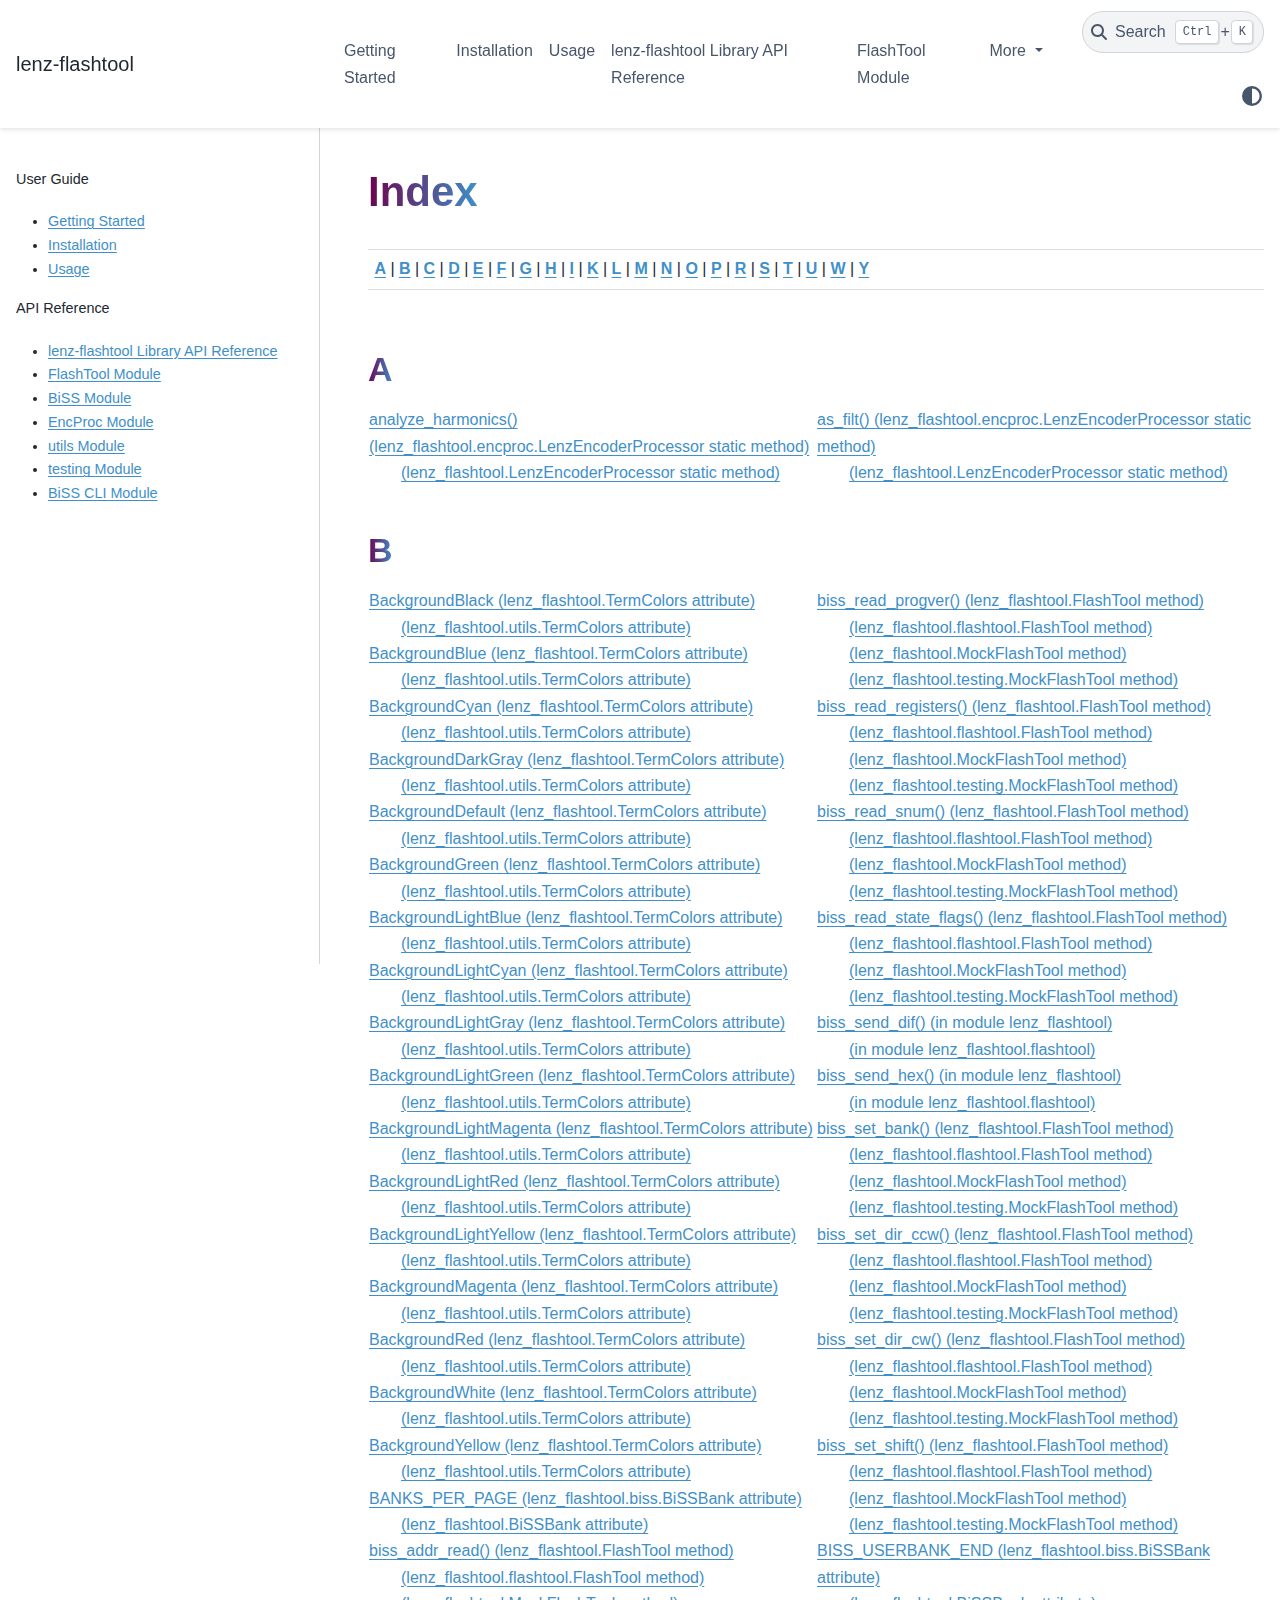
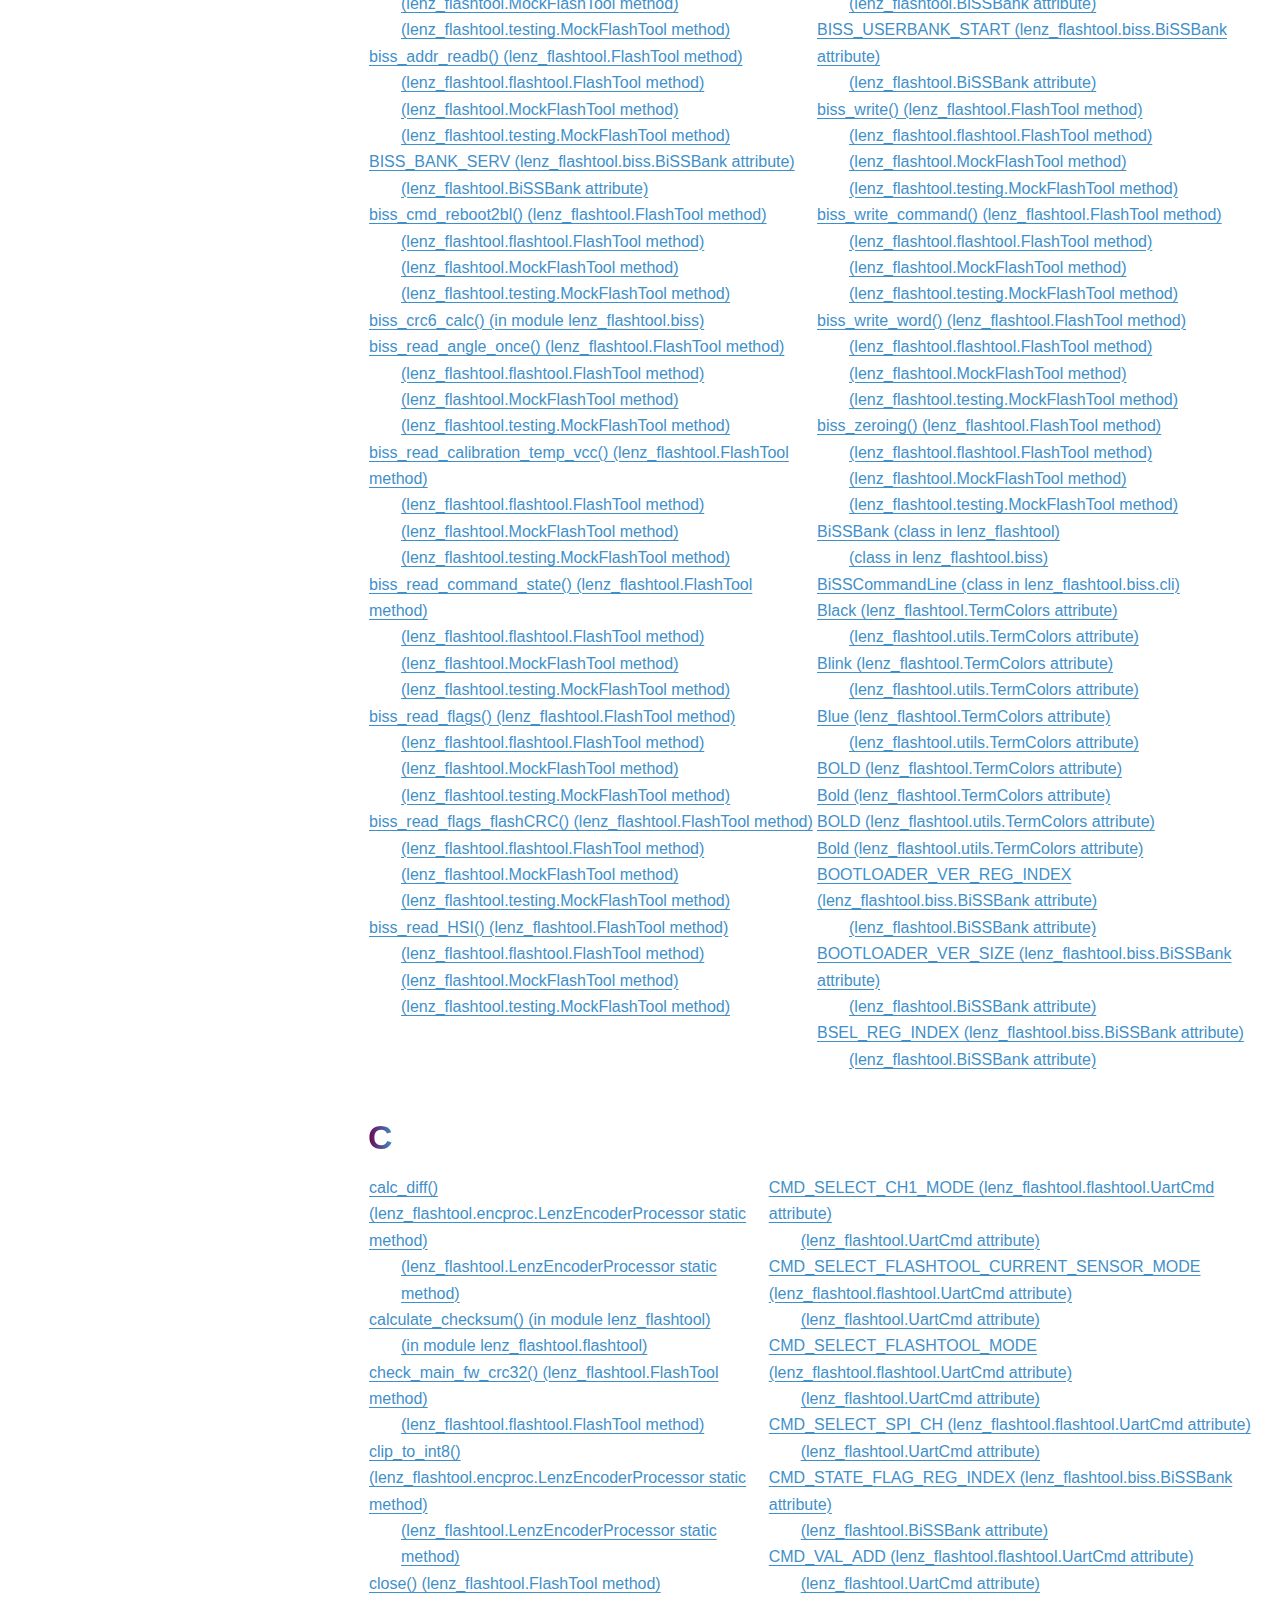
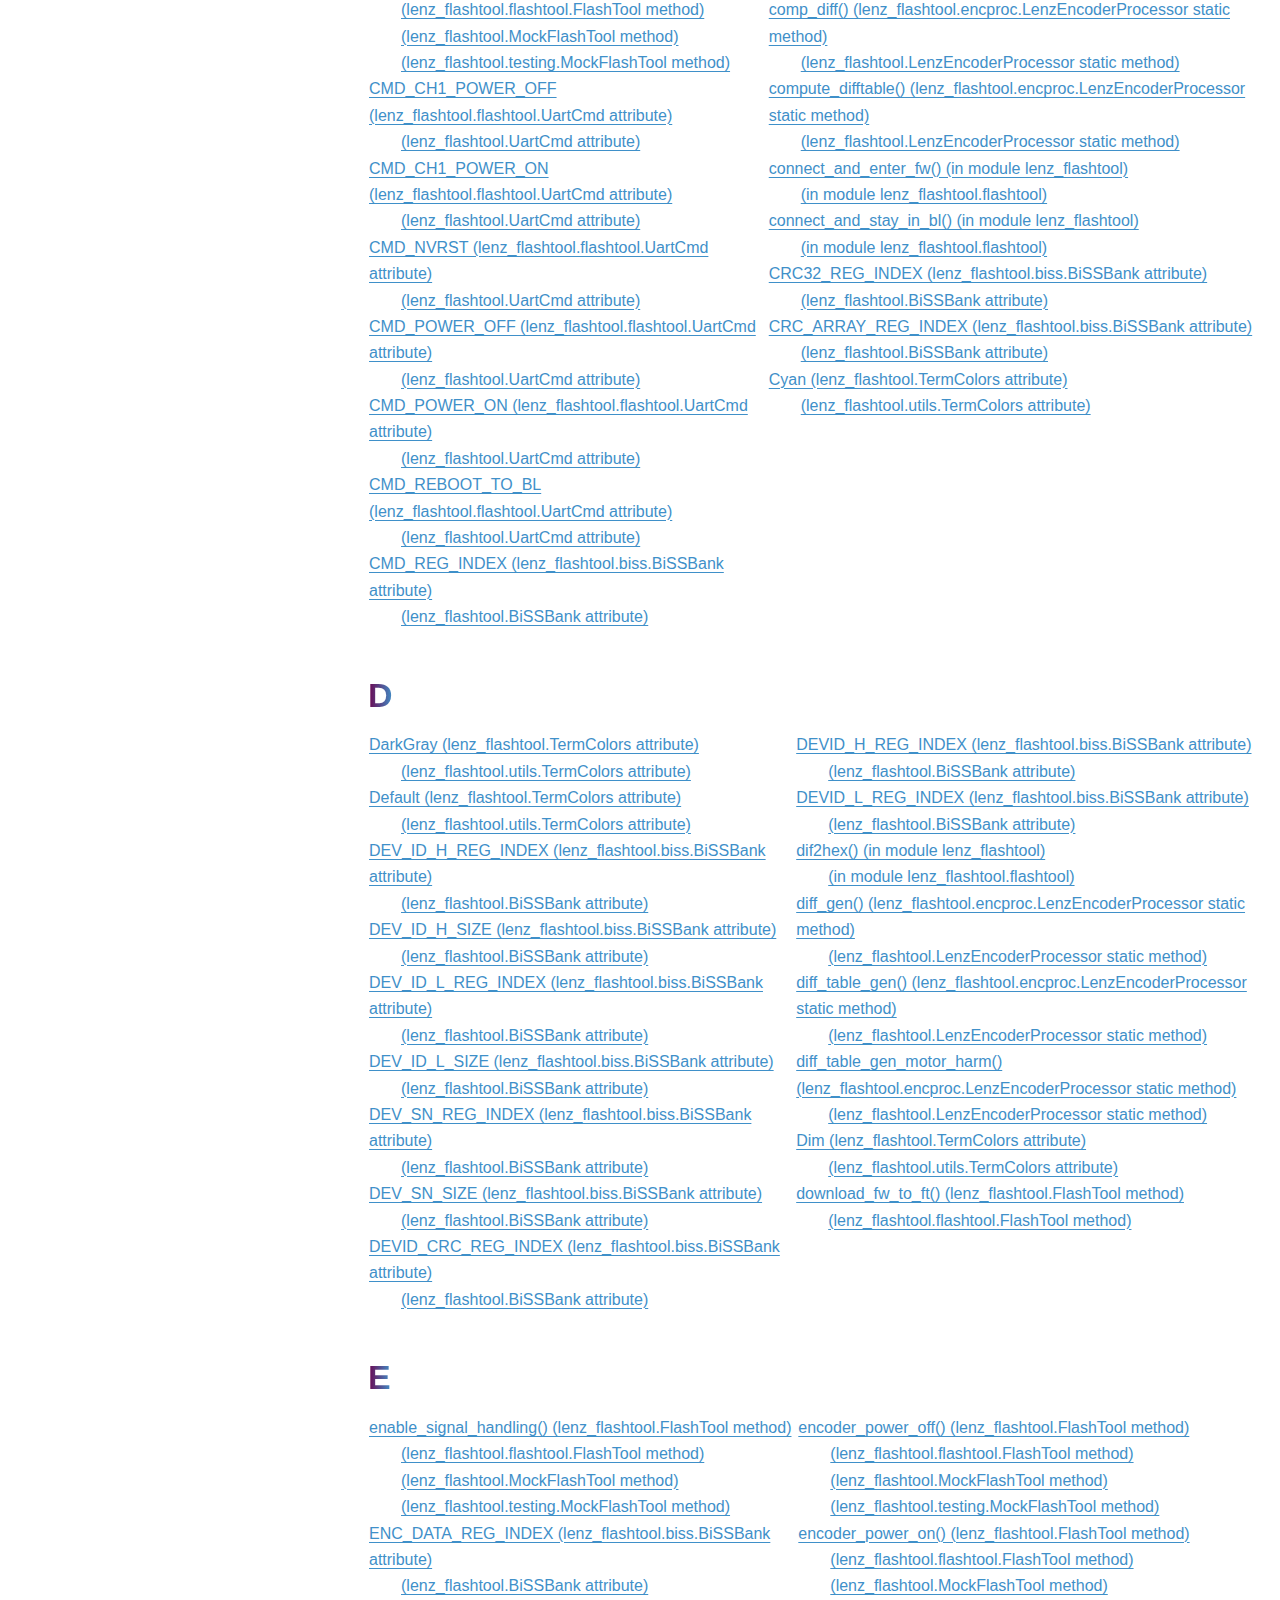
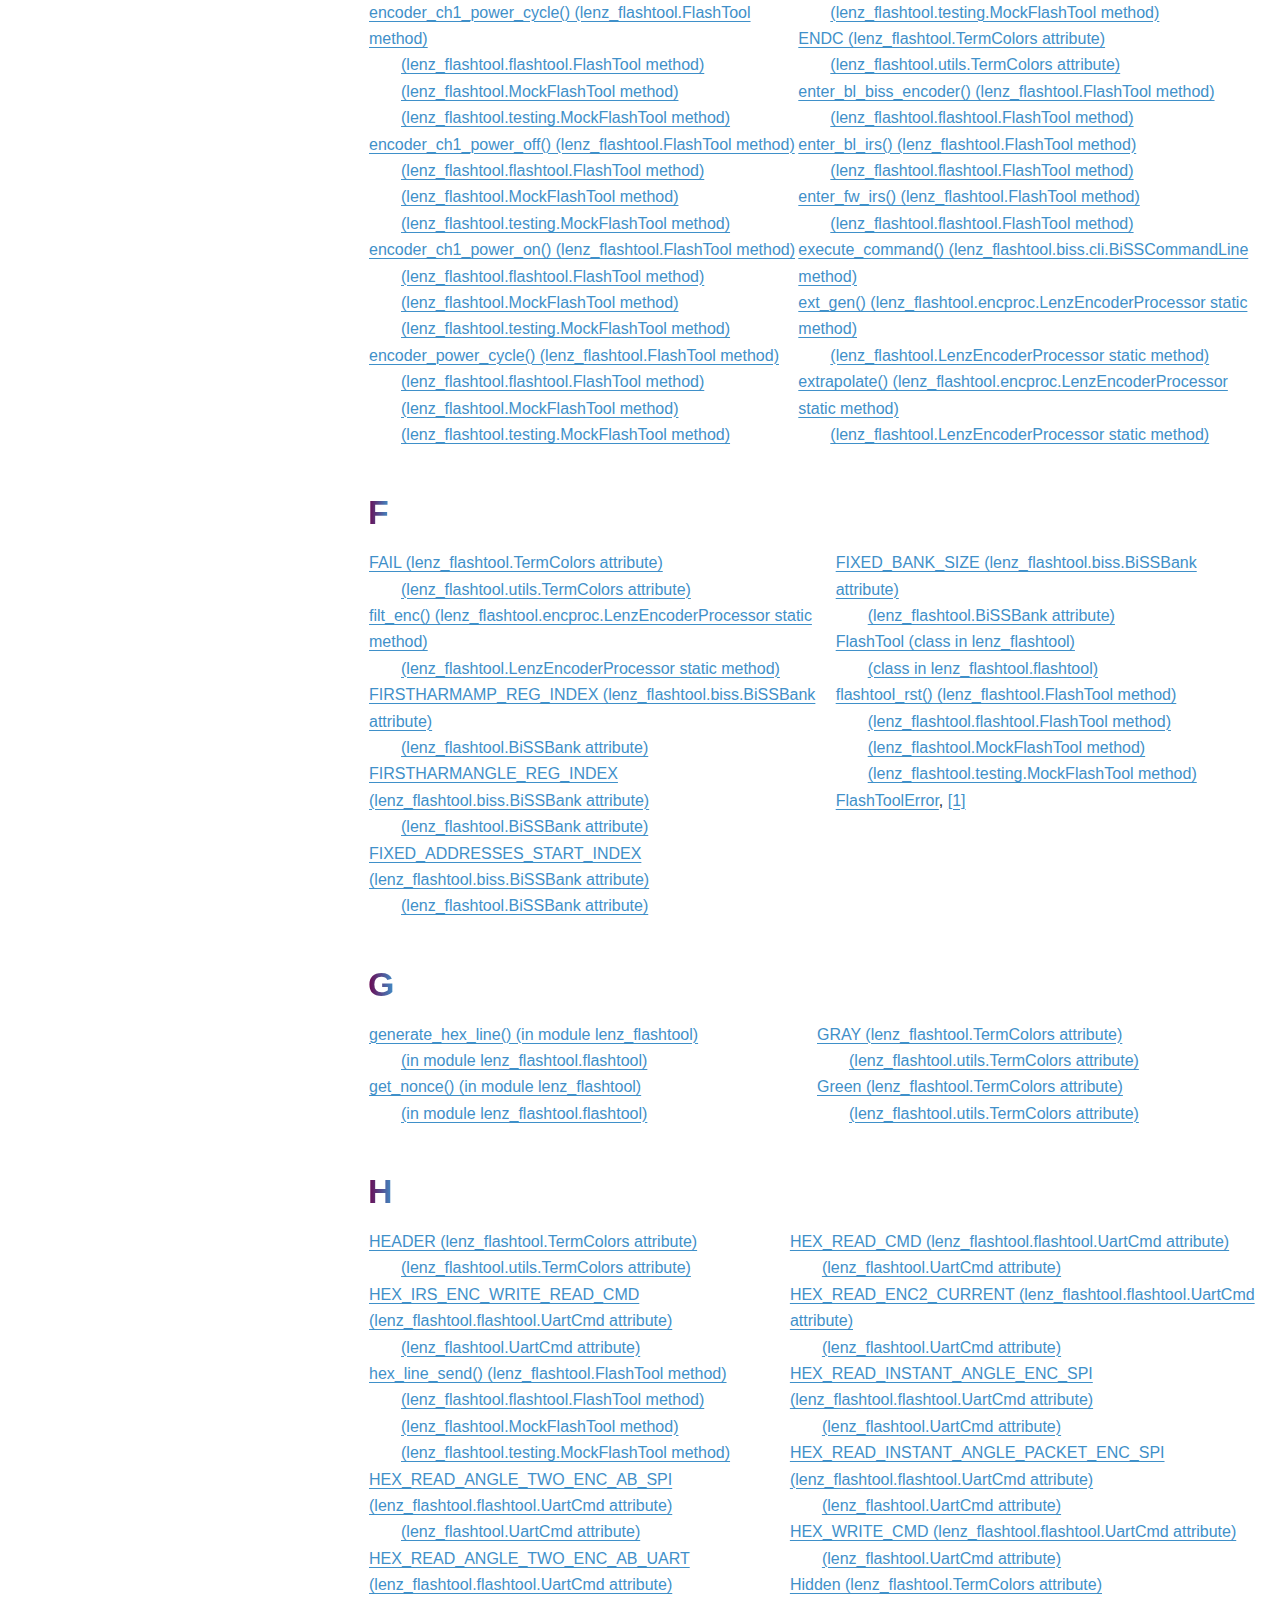
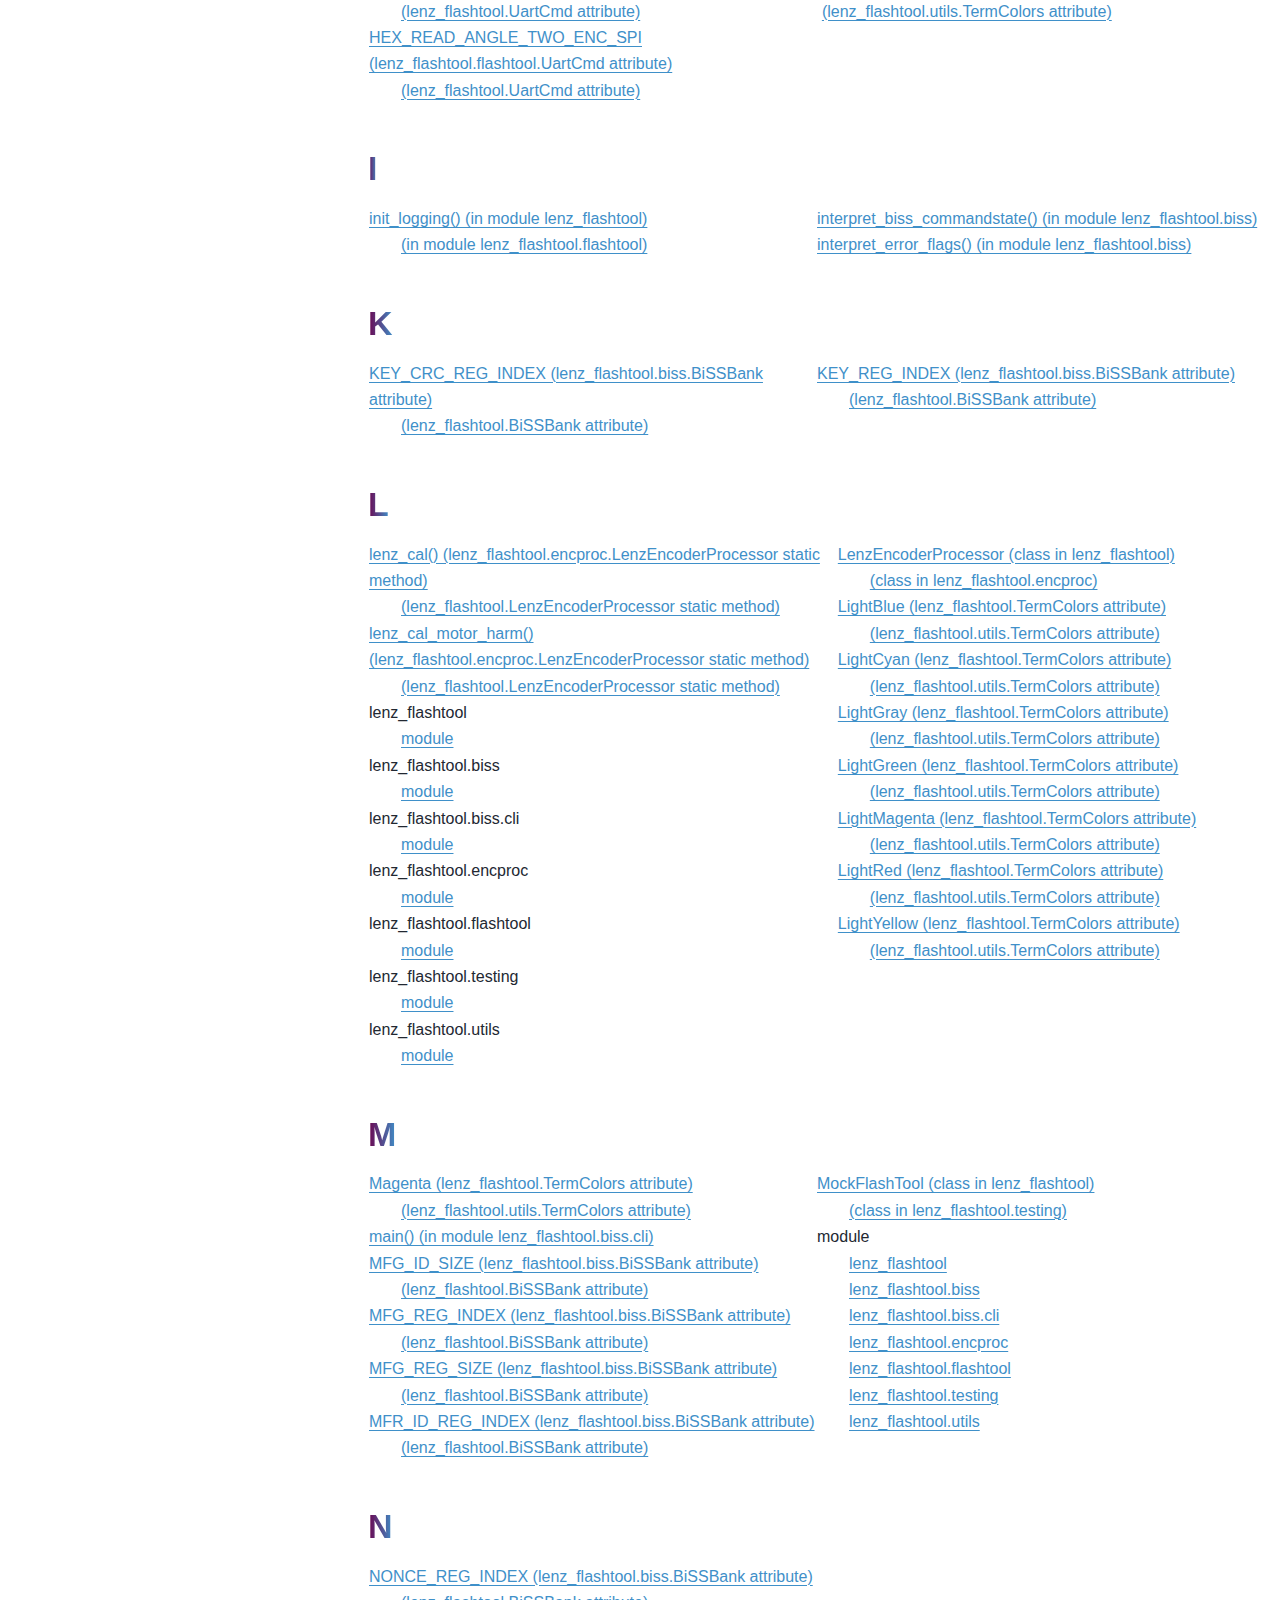
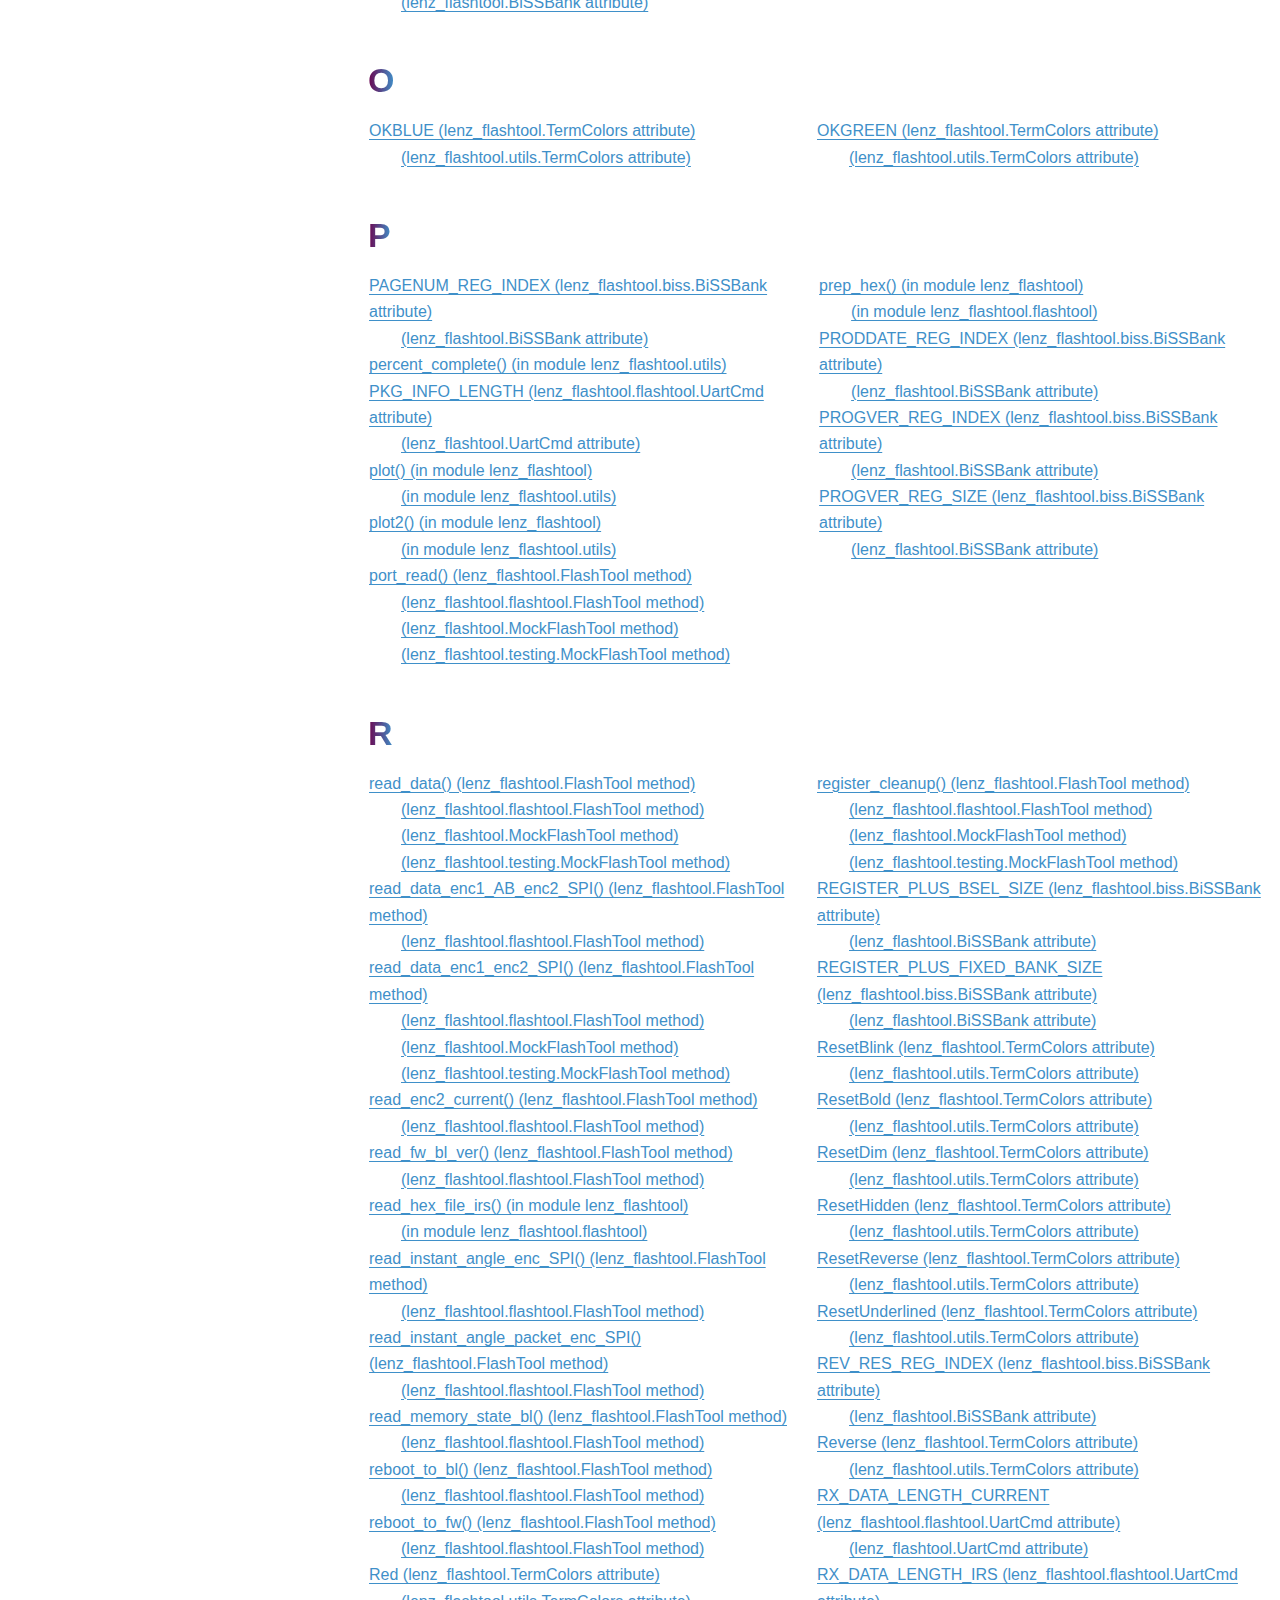
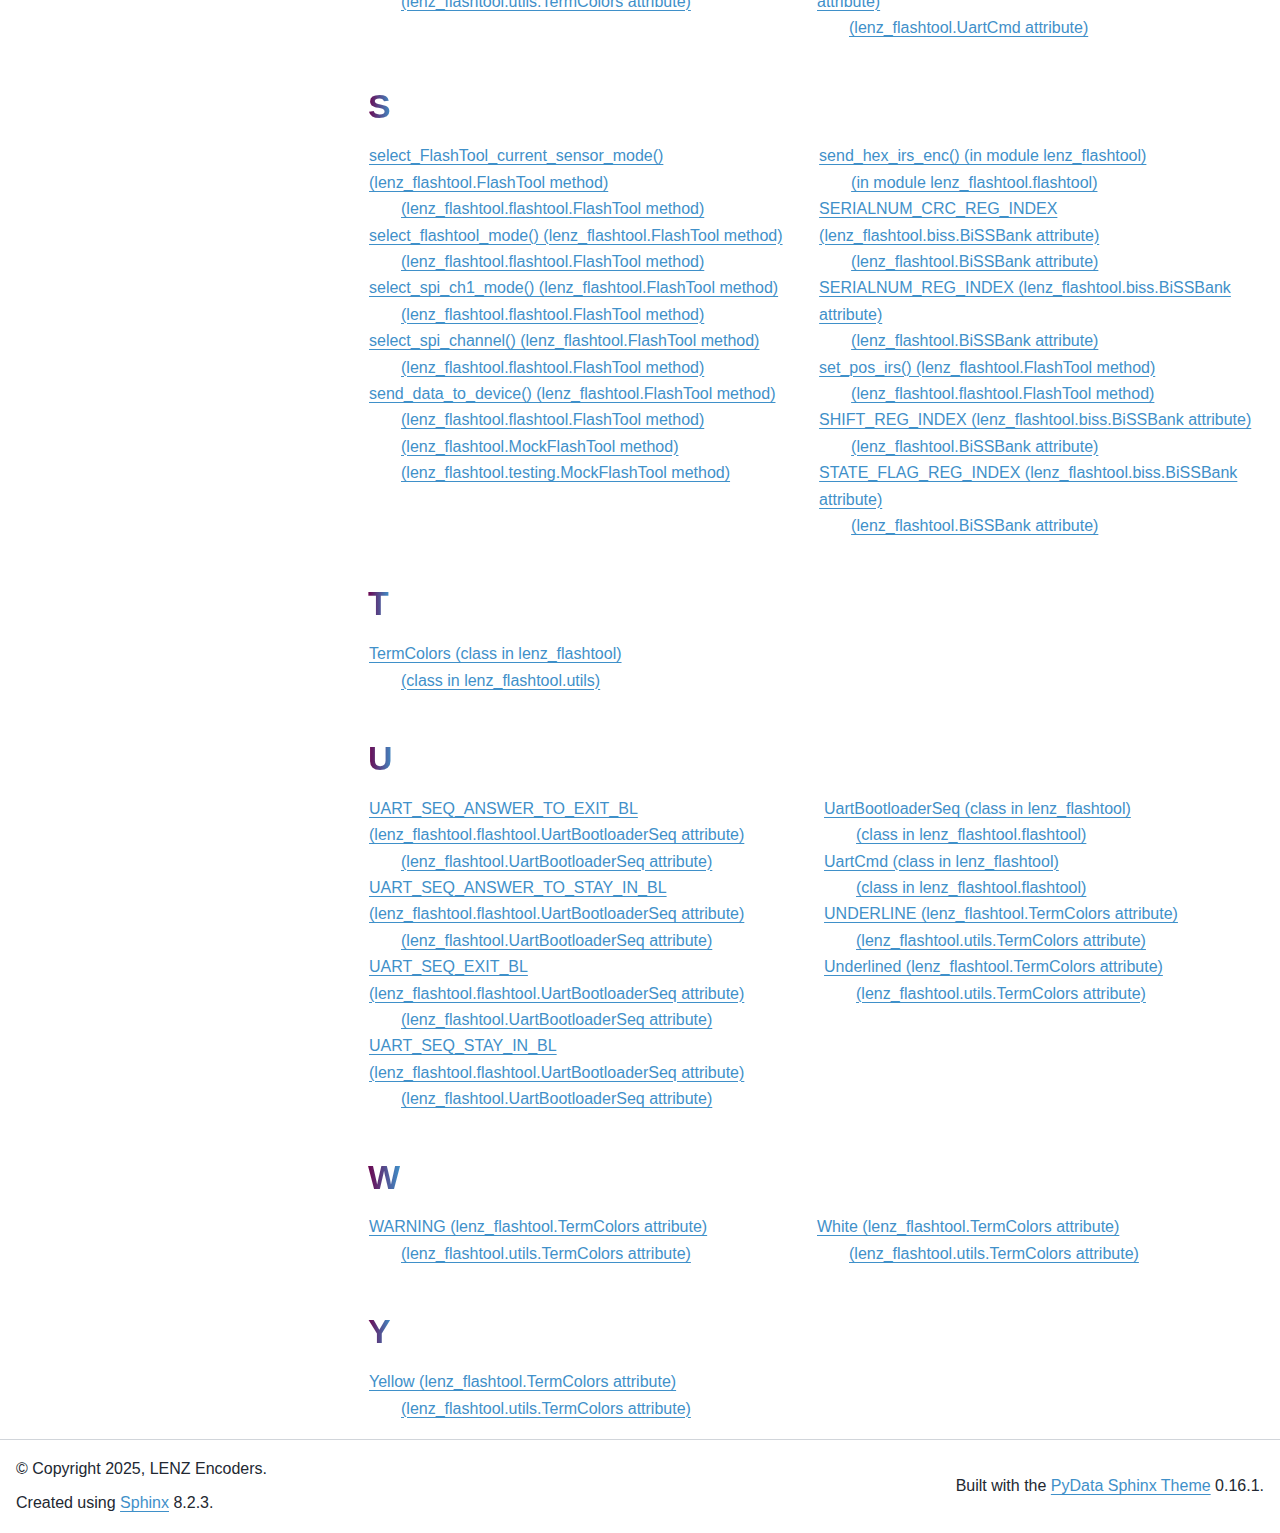
<file: docs/_build/html/genindex.html>
<!DOCTYPE html>


<html lang="en" data-content_root="./" >

  <head>
    <meta charset="utf-8" />
    <meta name="viewport" content="width=device-width, initial-scale=1.0" />
    <title>Index &#8212; lenz-flashtool 0.1.9 documentation</title>
  
  
  
  <script data-cfasync="false">
    document.documentElement.dataset.mode = localStorage.getItem("mode") || "";
    document.documentElement.dataset.theme = localStorage.getItem("theme") || "";
  </script>
  <!--
    this give us a css class that will be invisible only if js is disabled
  -->
  <noscript>
    <style>
      .pst-js-only { display: none !important; }

    </style>
  </noscript>
  
  <!-- Loaded before other Sphinx assets -->
  <link href="_static/styles/theme.css?digest=8878045cc6db502f8baf" rel="stylesheet" />
<link href="_static/styles/pydata-sphinx-theme.css?digest=8878045cc6db502f8baf" rel="stylesheet" />

    <link rel="stylesheet" type="text/css" href="_static/pygments.css?v=5349f25f" />
    <link rel="stylesheet" type="text/css" href="_static/sphinx-design.min.css?v=95c83b7e" />
    <link rel="stylesheet" type="text/css" href="_static/custom.css?v=ce421a57" />
  
  <!-- So that users can add custom icons -->
  <script src="_static/scripts/fontawesome.js?digest=8878045cc6db502f8baf"></script>
  <!-- Pre-loaded scripts that we'll load fully later -->
  <link rel="preload" as="script" href="_static/scripts/bootstrap.js?digest=8878045cc6db502f8baf" />
<link rel="preload" as="script" href="_static/scripts/pydata-sphinx-theme.js?digest=8878045cc6db502f8baf" />

    <script src="_static/documentation_options.js?v=8618f531"></script>
    <script src="_static/doctools.js?v=9bcbadda"></script>
    <script src="_static/sphinx_highlight.js?v=dc90522c"></script>
    <script src="_static/design-tabs.js?v=f930bc37"></script>
    <script>DOCUMENTATION_OPTIONS.pagename = 'genindex';</script>
    <link rel="icon" href="_static/favicon.ico"/>
    <link rel="index" title="Index" href="#" />
    <link rel="search" title="Search" href="search.html" />
  <meta name="viewport" content="width=device-width, initial-scale=1"/>
  <meta name="docsearch:language" content="en"/>
  <meta name="docsearch:version" content="" />
  </head>
  
  
  <body data-bs-spy="scroll" data-bs-target=".bd-toc-nav" data-offset="180" data-bs-root-margin="0px 0px -60%" data-default-mode="">

  
  
  <div id="pst-skip-link" class="skip-link d-print-none"><a href="#main-content">Skip to main content</a></div>
  
  <div id="pst-scroll-pixel-helper"></div>
  
  <button type="button" class="btn rounded-pill" id="pst-back-to-top">
    <i class="fa-solid fa-arrow-up"></i>Back to top</button>

  
  <dialog id="pst-search-dialog">
    
<form class="bd-search d-flex align-items-center"
      action="search.html"
      method="get">
  <i class="fa-solid fa-magnifying-glass"></i>
  <input type="search"
         class="form-control"
         name="q"
         placeholder="Search the docs ..."
         aria-label="Search the docs ..."
         autocomplete="off"
         autocorrect="off"
         autocapitalize="off"
         spellcheck="false"/>
  <span class="search-button__kbd-shortcut"><kbd class="kbd-shortcut__modifier">Ctrl</kbd>+<kbd>K</kbd></span>
</form>
  </dialog>

  <div class="pst-async-banner-revealer d-none">
  <aside id="bd-header-version-warning" class="d-none d-print-none" aria-label="Version warning"></aside>
</div>

  
    <header class="bd-header navbar navbar-expand-lg bd-navbar d-print-none">
<div class="bd-header__inner bd-page-width">
  <button class="pst-navbar-icon sidebar-toggle primary-toggle" aria-label="Site navigation">
    <span class="fa-solid fa-bars"></span>
  </button>
  
  
  <div class="col-lg-3 navbar-header-items__start">
    
      <div class="navbar-item">

  
    
  

<a class="navbar-brand logo" href="index.html">
  
  
  
  
  
  
    <p class="title logo__title">lenz-flashtool</p>
  
</a></div>
    
  </div>
  
  <div class="col-lg-9 navbar-header-items">
    
    <div class="me-auto navbar-header-items__center">
      
        <div class="navbar-item">
<nav>
  <ul class="bd-navbar-elements navbar-nav">
    
<li class="nav-item ">
  <a class="nav-link nav-internal" href="getting_started.html">
    Getting Started
  </a>
</li>


<li class="nav-item ">
  <a class="nav-link nav-internal" href="installation.html">
    Installation
  </a>
</li>


<li class="nav-item ">
  <a class="nav-link nav-internal" href="usage.html">
    Usage
  </a>
</li>


<li class="nav-item ">
  <a class="nav-link nav-internal" href="api.html">
    lenz-flashtool Library API Reference
  </a>
</li>


<li class="nav-item ">
  <a class="nav-link nav-internal" href="FlashTool.html">
    FlashTool Module
  </a>
</li>

            <li class="nav-item dropdown">
                <button class="btn dropdown-toggle nav-item" type="button"
                data-bs-toggle="dropdown" aria-expanded="false"
                aria-controls="pst-nav-more-links">
                    More
                </button>
                <ul id="pst-nav-more-links" class="dropdown-menu">
                    
<li class=" ">
  <a class="nav-link dropdown-item nav-internal" href="BiSS.html">
    BiSS Module
  </a>
</li>


<li class=" ">
  <a class="nav-link dropdown-item nav-internal" href="EncProc.html">
    EncProc Module
  </a>
</li>


<li class=" ">
  <a class="nav-link dropdown-item nav-internal" href="utils.html">
    utils Module
  </a>
</li>


<li class=" ">
  <a class="nav-link dropdown-item nav-internal" href="testing.html">
    testing Module
  </a>
</li>


<li class=" ">
  <a class="nav-link dropdown-item nav-internal" href="BiSS%20CLI.html">
    BiSS CLI Module
  </a>
</li>

                </ul>
            </li>
            
  </ul>
</nav></div>
      
    </div>
    
    
    <div class="navbar-header-items__end">
      
        <div class="navbar-item navbar-persistent--container">
          

<button class="btn search-button-field search-button__button pst-js-only" title="Search" aria-label="Search" data-bs-placement="bottom" data-bs-toggle="tooltip">
 <i class="fa-solid fa-magnifying-glass"></i>
 <span class="search-button__default-text">Search</span>
 <span class="search-button__kbd-shortcut"><kbd class="kbd-shortcut__modifier">Ctrl</kbd>+<kbd class="kbd-shortcut__modifier">K</kbd></span>
</button>
        </div>
      
      
        <div class="navbar-item">

<button class="btn btn-sm nav-link pst-navbar-icon theme-switch-button pst-js-only" aria-label="Color mode" data-bs-title="Color mode"  data-bs-placement="bottom" data-bs-toggle="tooltip">
  <i class="theme-switch fa-solid fa-sun                fa-lg" data-mode="light" title="Light"></i>
  <i class="theme-switch fa-solid fa-moon               fa-lg" data-mode="dark"  title="Dark"></i>
  <i class="theme-switch fa-solid fa-circle-half-stroke fa-lg" data-mode="auto"  title="System Settings"></i>
</button></div>
      
    </div>
    
  </div>
  
  
    <div class="navbar-persistent--mobile">

<button class="btn search-button-field search-button__button pst-js-only" title="Search" aria-label="Search" data-bs-placement="bottom" data-bs-toggle="tooltip">
 <i class="fa-solid fa-magnifying-glass"></i>
 <span class="search-button__default-text">Search</span>
 <span class="search-button__kbd-shortcut"><kbd class="kbd-shortcut__modifier">Ctrl</kbd>+<kbd class="kbd-shortcut__modifier">K</kbd></span>
</button>
    </div>
  

  
</div>

    </header>
  

  <div class="bd-container">
    <div class="bd-container__inner bd-page-width">
      
      
      
        
      
      <dialog id="pst-primary-sidebar-modal"></dialog>
      <div id="pst-primary-sidebar" class="bd-sidebar-primary bd-sidebar">
        

  
  <div class="sidebar-header-items sidebar-primary__section">
    
    
      <div class="sidebar-header-items__center">
        
          
          
            <div class="navbar-item">
<nav>
  <ul class="bd-navbar-elements navbar-nav">
    
<li class="nav-item ">
  <a class="nav-link nav-internal" href="getting_started.html">
    Getting Started
  </a>
</li>


<li class="nav-item ">
  <a class="nav-link nav-internal" href="installation.html">
    Installation
  </a>
</li>


<li class="nav-item ">
  <a class="nav-link nav-internal" href="usage.html">
    Usage
  </a>
</li>


<li class="nav-item ">
  <a class="nav-link nav-internal" href="api.html">
    lenz-flashtool Library API Reference
  </a>
</li>


<li class="nav-item ">
  <a class="nav-link nav-internal" href="FlashTool.html">
    FlashTool Module
  </a>
</li>


<li class="nav-item ">
  <a class="nav-link nav-internal" href="BiSS.html">
    BiSS Module
  </a>
</li>


<li class="nav-item ">
  <a class="nav-link nav-internal" href="EncProc.html">
    EncProc Module
  </a>
</li>


<li class="nav-item ">
  <a class="nav-link nav-internal" href="utils.html">
    utils Module
  </a>
</li>


<li class="nav-item ">
  <a class="nav-link nav-internal" href="testing.html">
    testing Module
  </a>
</li>


<li class="nav-item ">
  <a class="nav-link nav-internal" href="BiSS%20CLI.html">
    BiSS CLI Module
  </a>
</li>

  </ul>
</nav></div>
          
        
      </div>
    
    
    
      <div class="sidebar-header-items__end">
        
          <div class="navbar-item">

<button class="btn btn-sm nav-link pst-navbar-icon theme-switch-button pst-js-only" aria-label="Color mode" data-bs-title="Color mode"  data-bs-placement="bottom" data-bs-toggle="tooltip">
  <i class="theme-switch fa-solid fa-sun                fa-lg" data-mode="light" title="Light"></i>
  <i class="theme-switch fa-solid fa-moon               fa-lg" data-mode="dark"  title="Dark"></i>
  <i class="theme-switch fa-solid fa-circle-half-stroke fa-lg" data-mode="auto"  title="System Settings"></i>
</button></div>
        
      </div>
    
  </div>
  
    <div class="sidebar-primary-items__start sidebar-primary__section">
        <div class="sidebar-primary-item">
<h3><a href="index.html">Table of Contents</a></h3>
<p aria-level="2" class="caption" role="heading"><span class="caption-text">User Guide</span></p>
<ul>
<li class="toctree-l1"><a class="reference internal" href="getting_started.html">Getting Started</a></li>
<li class="toctree-l1"><a class="reference internal" href="installation.html">Installation</a></li>
<li class="toctree-l1"><a class="reference internal" href="usage.html">Usage</a></li>
</ul>
<p aria-level="2" class="caption" role="heading"><span class="caption-text">API Reference</span></p>
<ul>
<li class="toctree-l1"><a class="reference internal" href="api.html">lenz-flashtool Library API Reference</a></li>
<li class="toctree-l1"><a class="reference internal" href="FlashTool.html">FlashTool Module</a></li>
<li class="toctree-l1"><a class="reference internal" href="BiSS.html">BiSS Module</a></li>
<li class="toctree-l1"><a class="reference internal" href="EncProc.html">EncProc Module</a></li>
<li class="toctree-l1"><a class="reference internal" href="utils.html">utils Module</a></li>
<li class="toctree-l1"><a class="reference internal" href="testing.html">testing Module</a></li>
<li class="toctree-l1"><a class="reference internal" href="BiSS%20CLI.html">BiSS CLI Module</a></li>
</ul>
</div>
    </div>
  
  
  <div class="sidebar-primary-items__end sidebar-primary__section">
      <div class="sidebar-primary-item">
<div id="ethical-ad-placement"
      class="flat"
      data-ea-publisher="readthedocs"
      data-ea-type="readthedocs-sidebar"
      data-ea-manual="true">
</div></div>
  </div>


      </div>
      
      <main id="main-content" class="bd-main" role="main">
        
        
          <div class="bd-content">
            <div class="bd-article-container">
              
              <div class="bd-header-article d-print-none"></div>
              
              
              
                
<div id="searchbox"></div>
                <article class="bd-article">
                  

<h1 id="index">Index</h1>

<div class="genindex-jumpbox">
 <a href="#A"><strong>A</strong></a>
 | <a href="#B"><strong>B</strong></a>
 | <a href="#C"><strong>C</strong></a>
 | <a href="#D"><strong>D</strong></a>
 | <a href="#E"><strong>E</strong></a>
 | <a href="#F"><strong>F</strong></a>
 | <a href="#G"><strong>G</strong></a>
 | <a href="#H"><strong>H</strong></a>
 | <a href="#I"><strong>I</strong></a>
 | <a href="#K"><strong>K</strong></a>
 | <a href="#L"><strong>L</strong></a>
 | <a href="#M"><strong>M</strong></a>
 | <a href="#N"><strong>N</strong></a>
 | <a href="#O"><strong>O</strong></a>
 | <a href="#P"><strong>P</strong></a>
 | <a href="#R"><strong>R</strong></a>
 | <a href="#S"><strong>S</strong></a>
 | <a href="#T"><strong>T</strong></a>
 | <a href="#U"><strong>U</strong></a>
 | <a href="#W"><strong>W</strong></a>
 | <a href="#Y"><strong>Y</strong></a>
 
</div>
<h2 id="A">A</h2>
<table style="width: 100%" class="indextable genindextable"><tr>
  <td style="width: 33%; vertical-align: top;"><ul>
      <li><a href="EncProc.html#lenz_flashtool.encproc.LenzEncoderProcessor.analyze_harmonics">analyze_harmonics() (lenz_flashtool.encproc.LenzEncoderProcessor static method)</a>

      <ul>
        <li><a href="api.html#lenz_flashtool.LenzEncoderProcessor.analyze_harmonics">(lenz_flashtool.LenzEncoderProcessor static method)</a>
</li>
      </ul></li>
  </ul></td>
  <td style="width: 33%; vertical-align: top;"><ul>
      <li><a href="EncProc.html#lenz_flashtool.encproc.LenzEncoderProcessor.as_filt">as_filt() (lenz_flashtool.encproc.LenzEncoderProcessor static method)</a>

      <ul>
        <li><a href="api.html#lenz_flashtool.LenzEncoderProcessor.as_filt">(lenz_flashtool.LenzEncoderProcessor static method)</a>
</li>
      </ul></li>
  </ul></td>
</tr></table>

<h2 id="B">B</h2>
<table style="width: 100%" class="indextable genindextable"><tr>
  <td style="width: 33%; vertical-align: top;"><ul>
      <li><a href="api.html#lenz_flashtool.TermColors.BackgroundBlack">BackgroundBlack (lenz_flashtool.TermColors attribute)</a>

      <ul>
        <li><a href="utils.html#lenz_flashtool.utils.TermColors.BackgroundBlack">(lenz_flashtool.utils.TermColors attribute)</a>
</li>
      </ul></li>
      <li><a href="api.html#lenz_flashtool.TermColors.BackgroundBlue">BackgroundBlue (lenz_flashtool.TermColors attribute)</a>

      <ul>
        <li><a href="utils.html#lenz_flashtool.utils.TermColors.BackgroundBlue">(lenz_flashtool.utils.TermColors attribute)</a>
</li>
      </ul></li>
      <li><a href="api.html#lenz_flashtool.TermColors.BackgroundCyan">BackgroundCyan (lenz_flashtool.TermColors attribute)</a>

      <ul>
        <li><a href="utils.html#lenz_flashtool.utils.TermColors.BackgroundCyan">(lenz_flashtool.utils.TermColors attribute)</a>
</li>
      </ul></li>
      <li><a href="api.html#lenz_flashtool.TermColors.BackgroundDarkGray">BackgroundDarkGray (lenz_flashtool.TermColors attribute)</a>

      <ul>
        <li><a href="utils.html#lenz_flashtool.utils.TermColors.BackgroundDarkGray">(lenz_flashtool.utils.TermColors attribute)</a>
</li>
      </ul></li>
      <li><a href="api.html#lenz_flashtool.TermColors.BackgroundDefault">BackgroundDefault (lenz_flashtool.TermColors attribute)</a>

      <ul>
        <li><a href="utils.html#lenz_flashtool.utils.TermColors.BackgroundDefault">(lenz_flashtool.utils.TermColors attribute)</a>
</li>
      </ul></li>
      <li><a href="api.html#lenz_flashtool.TermColors.BackgroundGreen">BackgroundGreen (lenz_flashtool.TermColors attribute)</a>

      <ul>
        <li><a href="utils.html#lenz_flashtool.utils.TermColors.BackgroundGreen">(lenz_flashtool.utils.TermColors attribute)</a>
</li>
      </ul></li>
      <li><a href="api.html#lenz_flashtool.TermColors.BackgroundLightBlue">BackgroundLightBlue (lenz_flashtool.TermColors attribute)</a>

      <ul>
        <li><a href="utils.html#lenz_flashtool.utils.TermColors.BackgroundLightBlue">(lenz_flashtool.utils.TermColors attribute)</a>
</li>
      </ul></li>
      <li><a href="api.html#lenz_flashtool.TermColors.BackgroundLightCyan">BackgroundLightCyan (lenz_flashtool.TermColors attribute)</a>

      <ul>
        <li><a href="utils.html#lenz_flashtool.utils.TermColors.BackgroundLightCyan">(lenz_flashtool.utils.TermColors attribute)</a>
</li>
      </ul></li>
      <li><a href="api.html#lenz_flashtool.TermColors.BackgroundLightGray">BackgroundLightGray (lenz_flashtool.TermColors attribute)</a>

      <ul>
        <li><a href="utils.html#lenz_flashtool.utils.TermColors.BackgroundLightGray">(lenz_flashtool.utils.TermColors attribute)</a>
</li>
      </ul></li>
      <li><a href="api.html#lenz_flashtool.TermColors.BackgroundLightGreen">BackgroundLightGreen (lenz_flashtool.TermColors attribute)</a>

      <ul>
        <li><a href="utils.html#lenz_flashtool.utils.TermColors.BackgroundLightGreen">(lenz_flashtool.utils.TermColors attribute)</a>
</li>
      </ul></li>
      <li><a href="api.html#lenz_flashtool.TermColors.BackgroundLightMagenta">BackgroundLightMagenta (lenz_flashtool.TermColors attribute)</a>

      <ul>
        <li><a href="utils.html#lenz_flashtool.utils.TermColors.BackgroundLightMagenta">(lenz_flashtool.utils.TermColors attribute)</a>
</li>
      </ul></li>
      <li><a href="api.html#lenz_flashtool.TermColors.BackgroundLightRed">BackgroundLightRed (lenz_flashtool.TermColors attribute)</a>

      <ul>
        <li><a href="utils.html#lenz_flashtool.utils.TermColors.BackgroundLightRed">(lenz_flashtool.utils.TermColors attribute)</a>
</li>
      </ul></li>
      <li><a href="api.html#lenz_flashtool.TermColors.BackgroundLightYellow">BackgroundLightYellow (lenz_flashtool.TermColors attribute)</a>

      <ul>
        <li><a href="utils.html#lenz_flashtool.utils.TermColors.BackgroundLightYellow">(lenz_flashtool.utils.TermColors attribute)</a>
</li>
      </ul></li>
      <li><a href="api.html#lenz_flashtool.TermColors.BackgroundMagenta">BackgroundMagenta (lenz_flashtool.TermColors attribute)</a>

      <ul>
        <li><a href="utils.html#lenz_flashtool.utils.TermColors.BackgroundMagenta">(lenz_flashtool.utils.TermColors attribute)</a>
</li>
      </ul></li>
      <li><a href="api.html#lenz_flashtool.TermColors.BackgroundRed">BackgroundRed (lenz_flashtool.TermColors attribute)</a>

      <ul>
        <li><a href="utils.html#lenz_flashtool.utils.TermColors.BackgroundRed">(lenz_flashtool.utils.TermColors attribute)</a>
</li>
      </ul></li>
      <li><a href="api.html#lenz_flashtool.TermColors.BackgroundWhite">BackgroundWhite (lenz_flashtool.TermColors attribute)</a>

      <ul>
        <li><a href="utils.html#lenz_flashtool.utils.TermColors.BackgroundWhite">(lenz_flashtool.utils.TermColors attribute)</a>
</li>
      </ul></li>
      <li><a href="api.html#lenz_flashtool.TermColors.BackgroundYellow">BackgroundYellow (lenz_flashtool.TermColors attribute)</a>

      <ul>
        <li><a href="utils.html#lenz_flashtool.utils.TermColors.BackgroundYellow">(lenz_flashtool.utils.TermColors attribute)</a>
</li>
      </ul></li>
      <li><a href="BiSS.html#lenz_flashtool.biss.BiSSBank.BANKS_PER_PAGE">BANKS_PER_PAGE (lenz_flashtool.biss.BiSSBank attribute)</a>

      <ul>
        <li><a href="api.html#lenz_flashtool.BiSSBank.BANKS_PER_PAGE">(lenz_flashtool.BiSSBank attribute)</a>
</li>
      </ul></li>
      <li><a href="api.html#lenz_flashtool.FlashTool.biss_addr_read">biss_addr_read() (lenz_flashtool.FlashTool method)</a>

      <ul>
        <li><a href="FlashTool.html#lenz_flashtool.flashtool.FlashTool.biss_addr_read">(lenz_flashtool.flashtool.FlashTool method)</a>
</li>
        <li><a href="api.html#lenz_flashtool.MockFlashTool.biss_addr_read">(lenz_flashtool.MockFlashTool method)</a>
</li>
        <li><a href="testing.html#lenz_flashtool.testing.MockFlashTool.biss_addr_read">(lenz_flashtool.testing.MockFlashTool method)</a>
</li>
      </ul></li>
      <li><a href="api.html#lenz_flashtool.FlashTool.biss_addr_readb">biss_addr_readb() (lenz_flashtool.FlashTool method)</a>

      <ul>
        <li><a href="FlashTool.html#lenz_flashtool.flashtool.FlashTool.biss_addr_readb">(lenz_flashtool.flashtool.FlashTool method)</a>
</li>
        <li><a href="api.html#lenz_flashtool.MockFlashTool.biss_addr_readb">(lenz_flashtool.MockFlashTool method)</a>
</li>
        <li><a href="testing.html#lenz_flashtool.testing.MockFlashTool.biss_addr_readb">(lenz_flashtool.testing.MockFlashTool method)</a>
</li>
      </ul></li>
      <li><a href="BiSS.html#lenz_flashtool.biss.BiSSBank.BISS_BANK_SERV">BISS_BANK_SERV (lenz_flashtool.biss.BiSSBank attribute)</a>

      <ul>
        <li><a href="api.html#lenz_flashtool.BiSSBank.BISS_BANK_SERV">(lenz_flashtool.BiSSBank attribute)</a>
</li>
      </ul></li>
      <li><a href="api.html#lenz_flashtool.FlashTool.biss_cmd_reboot2bl">biss_cmd_reboot2bl() (lenz_flashtool.FlashTool method)</a>

      <ul>
        <li><a href="FlashTool.html#lenz_flashtool.flashtool.FlashTool.biss_cmd_reboot2bl">(lenz_flashtool.flashtool.FlashTool method)</a>
</li>
        <li><a href="api.html#lenz_flashtool.MockFlashTool.biss_cmd_reboot2bl">(lenz_flashtool.MockFlashTool method)</a>
</li>
        <li><a href="testing.html#lenz_flashtool.testing.MockFlashTool.biss_cmd_reboot2bl">(lenz_flashtool.testing.MockFlashTool method)</a>
</li>
      </ul></li>
      <li><a href="BiSS.html#lenz_flashtool.biss.biss_crc6_calc">biss_crc6_calc() (in module lenz_flashtool.biss)</a>
</li>
      <li><a href="api.html#lenz_flashtool.FlashTool.biss_read_angle_once">biss_read_angle_once() (lenz_flashtool.FlashTool method)</a>

      <ul>
        <li><a href="FlashTool.html#lenz_flashtool.flashtool.FlashTool.biss_read_angle_once">(lenz_flashtool.flashtool.FlashTool method)</a>
</li>
        <li><a href="api.html#lenz_flashtool.MockFlashTool.biss_read_angle_once">(lenz_flashtool.MockFlashTool method)</a>
</li>
        <li><a href="testing.html#lenz_flashtool.testing.MockFlashTool.biss_read_angle_once">(lenz_flashtool.testing.MockFlashTool method)</a>
</li>
      </ul></li>
      <li><a href="api.html#lenz_flashtool.FlashTool.biss_read_calibration_temp_vcc">biss_read_calibration_temp_vcc() (lenz_flashtool.FlashTool method)</a>

      <ul>
        <li><a href="FlashTool.html#lenz_flashtool.flashtool.FlashTool.biss_read_calibration_temp_vcc">(lenz_flashtool.flashtool.FlashTool method)</a>
</li>
        <li><a href="api.html#lenz_flashtool.MockFlashTool.biss_read_calibration_temp_vcc">(lenz_flashtool.MockFlashTool method)</a>
</li>
        <li><a href="testing.html#lenz_flashtool.testing.MockFlashTool.biss_read_calibration_temp_vcc">(lenz_flashtool.testing.MockFlashTool method)</a>
</li>
      </ul></li>
      <li><a href="api.html#lenz_flashtool.FlashTool.biss_read_command_state">biss_read_command_state() (lenz_flashtool.FlashTool method)</a>

      <ul>
        <li><a href="FlashTool.html#lenz_flashtool.flashtool.FlashTool.biss_read_command_state">(lenz_flashtool.flashtool.FlashTool method)</a>
</li>
        <li><a href="api.html#lenz_flashtool.MockFlashTool.biss_read_command_state">(lenz_flashtool.MockFlashTool method)</a>
</li>
        <li><a href="testing.html#lenz_flashtool.testing.MockFlashTool.biss_read_command_state">(lenz_flashtool.testing.MockFlashTool method)</a>
</li>
      </ul></li>
      <li><a href="api.html#lenz_flashtool.FlashTool.biss_read_flags">biss_read_flags() (lenz_flashtool.FlashTool method)</a>

      <ul>
        <li><a href="FlashTool.html#lenz_flashtool.flashtool.FlashTool.biss_read_flags">(lenz_flashtool.flashtool.FlashTool method)</a>
</li>
        <li><a href="api.html#lenz_flashtool.MockFlashTool.biss_read_flags">(lenz_flashtool.MockFlashTool method)</a>
</li>
        <li><a href="testing.html#lenz_flashtool.testing.MockFlashTool.biss_read_flags">(lenz_flashtool.testing.MockFlashTool method)</a>
</li>
      </ul></li>
      <li><a href="api.html#lenz_flashtool.FlashTool.biss_read_flags_flashCRC">biss_read_flags_flashCRC() (lenz_flashtool.FlashTool method)</a>

      <ul>
        <li><a href="FlashTool.html#lenz_flashtool.flashtool.FlashTool.biss_read_flags_flashCRC">(lenz_flashtool.flashtool.FlashTool method)</a>
</li>
        <li><a href="api.html#lenz_flashtool.MockFlashTool.biss_read_flags_flashCRC">(lenz_flashtool.MockFlashTool method)</a>
</li>
        <li><a href="testing.html#lenz_flashtool.testing.MockFlashTool.biss_read_flags_flashCRC">(lenz_flashtool.testing.MockFlashTool method)</a>
</li>
      </ul></li>
      <li><a href="api.html#lenz_flashtool.FlashTool.biss_read_HSI">biss_read_HSI() (lenz_flashtool.FlashTool method)</a>

      <ul>
        <li><a href="FlashTool.html#lenz_flashtool.flashtool.FlashTool.biss_read_HSI">(lenz_flashtool.flashtool.FlashTool method)</a>
</li>
        <li><a href="api.html#lenz_flashtool.MockFlashTool.biss_read_HSI">(lenz_flashtool.MockFlashTool method)</a>
</li>
        <li><a href="testing.html#lenz_flashtool.testing.MockFlashTool.biss_read_HSI">(lenz_flashtool.testing.MockFlashTool method)</a>
</li>
      </ul></li>
  </ul></td>
  <td style="width: 33%; vertical-align: top;"><ul>
      <li><a href="api.html#lenz_flashtool.FlashTool.biss_read_progver">biss_read_progver() (lenz_flashtool.FlashTool method)</a>

      <ul>
        <li><a href="FlashTool.html#lenz_flashtool.flashtool.FlashTool.biss_read_progver">(lenz_flashtool.flashtool.FlashTool method)</a>
</li>
        <li><a href="api.html#lenz_flashtool.MockFlashTool.biss_read_progver">(lenz_flashtool.MockFlashTool method)</a>
</li>
        <li><a href="testing.html#lenz_flashtool.testing.MockFlashTool.biss_read_progver">(lenz_flashtool.testing.MockFlashTool method)</a>
</li>
      </ul></li>
      <li><a href="api.html#lenz_flashtool.FlashTool.biss_read_registers">biss_read_registers() (lenz_flashtool.FlashTool method)</a>

      <ul>
        <li><a href="FlashTool.html#lenz_flashtool.flashtool.FlashTool.biss_read_registers">(lenz_flashtool.flashtool.FlashTool method)</a>
</li>
        <li><a href="api.html#lenz_flashtool.MockFlashTool.biss_read_registers">(lenz_flashtool.MockFlashTool method)</a>
</li>
        <li><a href="testing.html#lenz_flashtool.testing.MockFlashTool.biss_read_registers">(lenz_flashtool.testing.MockFlashTool method)</a>
</li>
      </ul></li>
      <li><a href="api.html#lenz_flashtool.FlashTool.biss_read_snum">biss_read_snum() (lenz_flashtool.FlashTool method)</a>

      <ul>
        <li><a href="FlashTool.html#lenz_flashtool.flashtool.FlashTool.biss_read_snum">(lenz_flashtool.flashtool.FlashTool method)</a>
</li>
        <li><a href="api.html#lenz_flashtool.MockFlashTool.biss_read_snum">(lenz_flashtool.MockFlashTool method)</a>
</li>
        <li><a href="testing.html#lenz_flashtool.testing.MockFlashTool.biss_read_snum">(lenz_flashtool.testing.MockFlashTool method)</a>
</li>
      </ul></li>
      <li><a href="api.html#lenz_flashtool.FlashTool.biss_read_state_flags">biss_read_state_flags() (lenz_flashtool.FlashTool method)</a>

      <ul>
        <li><a href="FlashTool.html#lenz_flashtool.flashtool.FlashTool.biss_read_state_flags">(lenz_flashtool.flashtool.FlashTool method)</a>
</li>
        <li><a href="api.html#lenz_flashtool.MockFlashTool.biss_read_state_flags">(lenz_flashtool.MockFlashTool method)</a>
</li>
        <li><a href="testing.html#lenz_flashtool.testing.MockFlashTool.biss_read_state_flags">(lenz_flashtool.testing.MockFlashTool method)</a>
</li>
      </ul></li>
      <li><a href="api.html#lenz_flashtool.biss_send_dif">biss_send_dif() (in module lenz_flashtool)</a>

      <ul>
        <li><a href="FlashTool.html#lenz_flashtool.flashtool.biss_send_dif">(in module lenz_flashtool.flashtool)</a>
</li>
      </ul></li>
      <li><a href="api.html#lenz_flashtool.biss_send_hex">biss_send_hex() (in module lenz_flashtool)</a>

      <ul>
        <li><a href="FlashTool.html#lenz_flashtool.flashtool.biss_send_hex">(in module lenz_flashtool.flashtool)</a>
</li>
      </ul></li>
      <li><a href="api.html#lenz_flashtool.FlashTool.biss_set_bank">biss_set_bank() (lenz_flashtool.FlashTool method)</a>

      <ul>
        <li><a href="FlashTool.html#lenz_flashtool.flashtool.FlashTool.biss_set_bank">(lenz_flashtool.flashtool.FlashTool method)</a>
</li>
        <li><a href="api.html#lenz_flashtool.MockFlashTool.biss_set_bank">(lenz_flashtool.MockFlashTool method)</a>
</li>
        <li><a href="testing.html#lenz_flashtool.testing.MockFlashTool.biss_set_bank">(lenz_flashtool.testing.MockFlashTool method)</a>
</li>
      </ul></li>
      <li><a href="api.html#lenz_flashtool.FlashTool.biss_set_dir_ccw">biss_set_dir_ccw() (lenz_flashtool.FlashTool method)</a>

      <ul>
        <li><a href="FlashTool.html#lenz_flashtool.flashtool.FlashTool.biss_set_dir_ccw">(lenz_flashtool.flashtool.FlashTool method)</a>
</li>
        <li><a href="api.html#lenz_flashtool.MockFlashTool.biss_set_dir_ccw">(lenz_flashtool.MockFlashTool method)</a>
</li>
        <li><a href="testing.html#lenz_flashtool.testing.MockFlashTool.biss_set_dir_ccw">(lenz_flashtool.testing.MockFlashTool method)</a>
</li>
      </ul></li>
      <li><a href="api.html#lenz_flashtool.FlashTool.biss_set_dir_cw">biss_set_dir_cw() (lenz_flashtool.FlashTool method)</a>

      <ul>
        <li><a href="FlashTool.html#lenz_flashtool.flashtool.FlashTool.biss_set_dir_cw">(lenz_flashtool.flashtool.FlashTool method)</a>
</li>
        <li><a href="api.html#lenz_flashtool.MockFlashTool.biss_set_dir_cw">(lenz_flashtool.MockFlashTool method)</a>
</li>
        <li><a href="testing.html#lenz_flashtool.testing.MockFlashTool.biss_set_dir_cw">(lenz_flashtool.testing.MockFlashTool method)</a>
</li>
      </ul></li>
      <li><a href="api.html#lenz_flashtool.FlashTool.biss_set_shift">biss_set_shift() (lenz_flashtool.FlashTool method)</a>

      <ul>
        <li><a href="FlashTool.html#lenz_flashtool.flashtool.FlashTool.biss_set_shift">(lenz_flashtool.flashtool.FlashTool method)</a>
</li>
        <li><a href="api.html#lenz_flashtool.MockFlashTool.biss_set_shift">(lenz_flashtool.MockFlashTool method)</a>
</li>
        <li><a href="testing.html#lenz_flashtool.testing.MockFlashTool.biss_set_shift">(lenz_flashtool.testing.MockFlashTool method)</a>
</li>
      </ul></li>
      <li><a href="BiSS.html#lenz_flashtool.biss.BiSSBank.BISS_USERBANK_END">BISS_USERBANK_END (lenz_flashtool.biss.BiSSBank attribute)</a>

      <ul>
        <li><a href="api.html#lenz_flashtool.BiSSBank.BISS_USERBANK_END">(lenz_flashtool.BiSSBank attribute)</a>
</li>
      </ul></li>
      <li><a href="BiSS.html#lenz_flashtool.biss.BiSSBank.BISS_USERBANK_START">BISS_USERBANK_START (lenz_flashtool.biss.BiSSBank attribute)</a>

      <ul>
        <li><a href="api.html#lenz_flashtool.BiSSBank.BISS_USERBANK_START">(lenz_flashtool.BiSSBank attribute)</a>
</li>
      </ul></li>
      <li><a href="api.html#lenz_flashtool.FlashTool.biss_write">biss_write() (lenz_flashtool.FlashTool method)</a>

      <ul>
        <li><a href="FlashTool.html#lenz_flashtool.flashtool.FlashTool.biss_write">(lenz_flashtool.flashtool.FlashTool method)</a>
</li>
        <li><a href="api.html#lenz_flashtool.MockFlashTool.biss_write">(lenz_flashtool.MockFlashTool method)</a>
</li>
        <li><a href="testing.html#lenz_flashtool.testing.MockFlashTool.biss_write">(lenz_flashtool.testing.MockFlashTool method)</a>
</li>
      </ul></li>
      <li><a href="api.html#lenz_flashtool.FlashTool.biss_write_command">biss_write_command() (lenz_flashtool.FlashTool method)</a>

      <ul>
        <li><a href="FlashTool.html#lenz_flashtool.flashtool.FlashTool.biss_write_command">(lenz_flashtool.flashtool.FlashTool method)</a>
</li>
        <li><a href="api.html#lenz_flashtool.MockFlashTool.biss_write_command">(lenz_flashtool.MockFlashTool method)</a>
</li>
        <li><a href="testing.html#lenz_flashtool.testing.MockFlashTool.biss_write_command">(lenz_flashtool.testing.MockFlashTool method)</a>
</li>
      </ul></li>
      <li><a href="api.html#lenz_flashtool.FlashTool.biss_write_word">biss_write_word() (lenz_flashtool.FlashTool method)</a>

      <ul>
        <li><a href="FlashTool.html#lenz_flashtool.flashtool.FlashTool.biss_write_word">(lenz_flashtool.flashtool.FlashTool method)</a>
</li>
        <li><a href="api.html#lenz_flashtool.MockFlashTool.biss_write_word">(lenz_flashtool.MockFlashTool method)</a>
</li>
        <li><a href="testing.html#lenz_flashtool.testing.MockFlashTool.biss_write_word">(lenz_flashtool.testing.MockFlashTool method)</a>
</li>
      </ul></li>
      <li><a href="api.html#lenz_flashtool.FlashTool.biss_zeroing">biss_zeroing() (lenz_flashtool.FlashTool method)</a>

      <ul>
        <li><a href="FlashTool.html#lenz_flashtool.flashtool.FlashTool.biss_zeroing">(lenz_flashtool.flashtool.FlashTool method)</a>
</li>
        <li><a href="api.html#lenz_flashtool.MockFlashTool.biss_zeroing">(lenz_flashtool.MockFlashTool method)</a>
</li>
        <li><a href="testing.html#lenz_flashtool.testing.MockFlashTool.biss_zeroing">(lenz_flashtool.testing.MockFlashTool method)</a>
</li>
      </ul></li>
      <li><a href="api.html#lenz_flashtool.BiSSBank">BiSSBank (class in lenz_flashtool)</a>

      <ul>
        <li><a href="BiSS.html#lenz_flashtool.biss.BiSSBank">(class in lenz_flashtool.biss)</a>
</li>
      </ul></li>
      <li><a href="BiSS%20CLI.html#lenz_flashtool.biss.cli.BiSSCommandLine">BiSSCommandLine (class in lenz_flashtool.biss.cli)</a>
</li>
      <li><a href="api.html#lenz_flashtool.TermColors.Black">Black (lenz_flashtool.TermColors attribute)</a>

      <ul>
        <li><a href="utils.html#lenz_flashtool.utils.TermColors.Black">(lenz_flashtool.utils.TermColors attribute)</a>
</li>
      </ul></li>
      <li><a href="api.html#lenz_flashtool.TermColors.Blink">Blink (lenz_flashtool.TermColors attribute)</a>

      <ul>
        <li><a href="utils.html#lenz_flashtool.utils.TermColors.Blink">(lenz_flashtool.utils.TermColors attribute)</a>
</li>
      </ul></li>
      <li><a href="api.html#lenz_flashtool.TermColors.Blue">Blue (lenz_flashtool.TermColors attribute)</a>

      <ul>
        <li><a href="utils.html#lenz_flashtool.utils.TermColors.Blue">(lenz_flashtool.utils.TermColors attribute)</a>
</li>
      </ul></li>
      <li><a href="api.html#lenz_flashtool.TermColors.BOLD">BOLD (lenz_flashtool.TermColors attribute)</a>
</li>
      <li><a href="api.html#lenz_flashtool.TermColors.Bold">Bold (lenz_flashtool.TermColors attribute)</a>
</li>
      <li><a href="utils.html#lenz_flashtool.utils.TermColors.BOLD">BOLD (lenz_flashtool.utils.TermColors attribute)</a>
</li>
      <li><a href="utils.html#lenz_flashtool.utils.TermColors.Bold">Bold (lenz_flashtool.utils.TermColors attribute)</a>
</li>
      <li><a href="BiSS.html#lenz_flashtool.biss.BiSSBank.BOOTLOADER_VER_REG_INDEX">BOOTLOADER_VER_REG_INDEX (lenz_flashtool.biss.BiSSBank attribute)</a>

      <ul>
        <li><a href="api.html#lenz_flashtool.BiSSBank.BOOTLOADER_VER_REG_INDEX">(lenz_flashtool.BiSSBank attribute)</a>
</li>
      </ul></li>
      <li><a href="BiSS.html#lenz_flashtool.biss.BiSSBank.BOOTLOADER_VER_SIZE">BOOTLOADER_VER_SIZE (lenz_flashtool.biss.BiSSBank attribute)</a>

      <ul>
        <li><a href="api.html#lenz_flashtool.BiSSBank.BOOTLOADER_VER_SIZE">(lenz_flashtool.BiSSBank attribute)</a>
</li>
      </ul></li>
      <li><a href="BiSS.html#lenz_flashtool.biss.BiSSBank.BSEL_REG_INDEX">BSEL_REG_INDEX (lenz_flashtool.biss.BiSSBank attribute)</a>

      <ul>
        <li><a href="api.html#lenz_flashtool.BiSSBank.BSEL_REG_INDEX">(lenz_flashtool.BiSSBank attribute)</a>
</li>
      </ul></li>
  </ul></td>
</tr></table>

<h2 id="C">C</h2>
<table style="width: 100%" class="indextable genindextable"><tr>
  <td style="width: 33%; vertical-align: top;"><ul>
      <li><a href="EncProc.html#lenz_flashtool.encproc.LenzEncoderProcessor.calc_diff">calc_diff() (lenz_flashtool.encproc.LenzEncoderProcessor static method)</a>

      <ul>
        <li><a href="api.html#lenz_flashtool.LenzEncoderProcessor.calc_diff">(lenz_flashtool.LenzEncoderProcessor static method)</a>
</li>
      </ul></li>
      <li><a href="api.html#lenz_flashtool.calculate_checksum">calculate_checksum() (in module lenz_flashtool)</a>

      <ul>
        <li><a href="FlashTool.html#lenz_flashtool.flashtool.calculate_checksum">(in module lenz_flashtool.flashtool)</a>
</li>
      </ul></li>
      <li><a href="api.html#lenz_flashtool.FlashTool.check_main_fw_crc32">check_main_fw_crc32() (lenz_flashtool.FlashTool method)</a>

      <ul>
        <li><a href="FlashTool.html#lenz_flashtool.flashtool.FlashTool.check_main_fw_crc32">(lenz_flashtool.flashtool.FlashTool method)</a>
</li>
      </ul></li>
      <li><a href="EncProc.html#lenz_flashtool.encproc.LenzEncoderProcessor.clip_to_int8">clip_to_int8() (lenz_flashtool.encproc.LenzEncoderProcessor static method)</a>

      <ul>
        <li><a href="api.html#lenz_flashtool.LenzEncoderProcessor.clip_to_int8">(lenz_flashtool.LenzEncoderProcessor static method)</a>
</li>
      </ul></li>
      <li><a href="api.html#lenz_flashtool.FlashTool.close">close() (lenz_flashtool.FlashTool method)</a>

      <ul>
        <li><a href="FlashTool.html#lenz_flashtool.flashtool.FlashTool.close">(lenz_flashtool.flashtool.FlashTool method)</a>
</li>
        <li><a href="api.html#lenz_flashtool.MockFlashTool.close">(lenz_flashtool.MockFlashTool method)</a>
</li>
        <li><a href="testing.html#lenz_flashtool.testing.MockFlashTool.close">(lenz_flashtool.testing.MockFlashTool method)</a>
</li>
      </ul></li>
      <li><a href="FlashTool.html#lenz_flashtool.flashtool.UartCmd.CMD_CH1_POWER_OFF">CMD_CH1_POWER_OFF (lenz_flashtool.flashtool.UartCmd attribute)</a>

      <ul>
        <li><a href="api.html#lenz_flashtool.UartCmd.CMD_CH1_POWER_OFF">(lenz_flashtool.UartCmd attribute)</a>
</li>
      </ul></li>
      <li><a href="FlashTool.html#lenz_flashtool.flashtool.UartCmd.CMD_CH1_POWER_ON">CMD_CH1_POWER_ON (lenz_flashtool.flashtool.UartCmd attribute)</a>

      <ul>
        <li><a href="api.html#lenz_flashtool.UartCmd.CMD_CH1_POWER_ON">(lenz_flashtool.UartCmd attribute)</a>
</li>
      </ul></li>
      <li><a href="FlashTool.html#lenz_flashtool.flashtool.UartCmd.CMD_NVRST">CMD_NVRST (lenz_flashtool.flashtool.UartCmd attribute)</a>

      <ul>
        <li><a href="api.html#lenz_flashtool.UartCmd.CMD_NVRST">(lenz_flashtool.UartCmd attribute)</a>
</li>
      </ul></li>
      <li><a href="FlashTool.html#lenz_flashtool.flashtool.UartCmd.CMD_POWER_OFF">CMD_POWER_OFF (lenz_flashtool.flashtool.UartCmd attribute)</a>

      <ul>
        <li><a href="api.html#lenz_flashtool.UartCmd.CMD_POWER_OFF">(lenz_flashtool.UartCmd attribute)</a>
</li>
      </ul></li>
      <li><a href="FlashTool.html#lenz_flashtool.flashtool.UartCmd.CMD_POWER_ON">CMD_POWER_ON (lenz_flashtool.flashtool.UartCmd attribute)</a>

      <ul>
        <li><a href="api.html#lenz_flashtool.UartCmd.CMD_POWER_ON">(lenz_flashtool.UartCmd attribute)</a>
</li>
      </ul></li>
      <li><a href="FlashTool.html#lenz_flashtool.flashtool.UartCmd.CMD_REBOOT_TO_BL">CMD_REBOOT_TO_BL (lenz_flashtool.flashtool.UartCmd attribute)</a>

      <ul>
        <li><a href="api.html#lenz_flashtool.UartCmd.CMD_REBOOT_TO_BL">(lenz_flashtool.UartCmd attribute)</a>
</li>
      </ul></li>
      <li><a href="BiSS.html#lenz_flashtool.biss.BiSSBank.CMD_REG_INDEX">CMD_REG_INDEX (lenz_flashtool.biss.BiSSBank attribute)</a>

      <ul>
        <li><a href="api.html#lenz_flashtool.BiSSBank.CMD_REG_INDEX">(lenz_flashtool.BiSSBank attribute)</a>
</li>
      </ul></li>
  </ul></td>
  <td style="width: 33%; vertical-align: top;"><ul>
      <li><a href="FlashTool.html#lenz_flashtool.flashtool.UartCmd.CMD_SELECT_CH1_MODE">CMD_SELECT_CH1_MODE (lenz_flashtool.flashtool.UartCmd attribute)</a>

      <ul>
        <li><a href="api.html#lenz_flashtool.UartCmd.CMD_SELECT_CH1_MODE">(lenz_flashtool.UartCmd attribute)</a>
</li>
      </ul></li>
      <li><a href="FlashTool.html#lenz_flashtool.flashtool.UartCmd.CMD_SELECT_FLASHTOOL_CURRENT_SENSOR_MODE">CMD_SELECT_FLASHTOOL_CURRENT_SENSOR_MODE (lenz_flashtool.flashtool.UartCmd attribute)</a>

      <ul>
        <li><a href="api.html#lenz_flashtool.UartCmd.CMD_SELECT_FLASHTOOL_CURRENT_SENSOR_MODE">(lenz_flashtool.UartCmd attribute)</a>
</li>
      </ul></li>
      <li><a href="FlashTool.html#lenz_flashtool.flashtool.UartCmd.CMD_SELECT_FLASHTOOL_MODE">CMD_SELECT_FLASHTOOL_MODE (lenz_flashtool.flashtool.UartCmd attribute)</a>

      <ul>
        <li><a href="api.html#lenz_flashtool.UartCmd.CMD_SELECT_FLASHTOOL_MODE">(lenz_flashtool.UartCmd attribute)</a>
</li>
      </ul></li>
      <li><a href="FlashTool.html#lenz_flashtool.flashtool.UartCmd.CMD_SELECT_SPI_CH">CMD_SELECT_SPI_CH (lenz_flashtool.flashtool.UartCmd attribute)</a>

      <ul>
        <li><a href="api.html#lenz_flashtool.UartCmd.CMD_SELECT_SPI_CH">(lenz_flashtool.UartCmd attribute)</a>
</li>
      </ul></li>
      <li><a href="BiSS.html#lenz_flashtool.biss.BiSSBank.CMD_STATE_FLAG_REG_INDEX">CMD_STATE_FLAG_REG_INDEX (lenz_flashtool.biss.BiSSBank attribute)</a>

      <ul>
        <li><a href="api.html#lenz_flashtool.BiSSBank.CMD_STATE_FLAG_REG_INDEX">(lenz_flashtool.BiSSBank attribute)</a>
</li>
      </ul></li>
      <li><a href="FlashTool.html#lenz_flashtool.flashtool.UartCmd.CMD_VAL_ADD">CMD_VAL_ADD (lenz_flashtool.flashtool.UartCmd attribute)</a>

      <ul>
        <li><a href="api.html#lenz_flashtool.UartCmd.CMD_VAL_ADD">(lenz_flashtool.UartCmd attribute)</a>
</li>
      </ul></li>
      <li><a href="EncProc.html#lenz_flashtool.encproc.LenzEncoderProcessor.comp_diff">comp_diff() (lenz_flashtool.encproc.LenzEncoderProcessor static method)</a>

      <ul>
        <li><a href="api.html#lenz_flashtool.LenzEncoderProcessor.comp_diff">(lenz_flashtool.LenzEncoderProcessor static method)</a>
</li>
      </ul></li>
      <li><a href="EncProc.html#lenz_flashtool.encproc.LenzEncoderProcessor.compute_difftable">compute_difftable() (lenz_flashtool.encproc.LenzEncoderProcessor static method)</a>

      <ul>
        <li><a href="api.html#lenz_flashtool.LenzEncoderProcessor.compute_difftable">(lenz_flashtool.LenzEncoderProcessor static method)</a>
</li>
      </ul></li>
      <li><a href="api.html#lenz_flashtool.connect_and_enter_fw">connect_and_enter_fw() (in module lenz_flashtool)</a>

      <ul>
        <li><a href="FlashTool.html#lenz_flashtool.flashtool.connect_and_enter_fw">(in module lenz_flashtool.flashtool)</a>
</li>
      </ul></li>
      <li><a href="api.html#lenz_flashtool.connect_and_stay_in_bl">connect_and_stay_in_bl() (in module lenz_flashtool)</a>

      <ul>
        <li><a href="FlashTool.html#lenz_flashtool.flashtool.connect_and_stay_in_bl">(in module lenz_flashtool.flashtool)</a>
</li>
      </ul></li>
      <li><a href="BiSS.html#lenz_flashtool.biss.BiSSBank.CRC32_REG_INDEX">CRC32_REG_INDEX (lenz_flashtool.biss.BiSSBank attribute)</a>

      <ul>
        <li><a href="api.html#lenz_flashtool.BiSSBank.CRC32_REG_INDEX">(lenz_flashtool.BiSSBank attribute)</a>
</li>
      </ul></li>
      <li><a href="BiSS.html#lenz_flashtool.biss.BiSSBank.CRC_ARRAY_REG_INDEX">CRC_ARRAY_REG_INDEX (lenz_flashtool.biss.BiSSBank attribute)</a>

      <ul>
        <li><a href="api.html#lenz_flashtool.BiSSBank.CRC_ARRAY_REG_INDEX">(lenz_flashtool.BiSSBank attribute)</a>
</li>
      </ul></li>
      <li><a href="api.html#lenz_flashtool.TermColors.Cyan">Cyan (lenz_flashtool.TermColors attribute)</a>

      <ul>
        <li><a href="utils.html#lenz_flashtool.utils.TermColors.Cyan">(lenz_flashtool.utils.TermColors attribute)</a>
</li>
      </ul></li>
  </ul></td>
</tr></table>

<h2 id="D">D</h2>
<table style="width: 100%" class="indextable genindextable"><tr>
  <td style="width: 33%; vertical-align: top;"><ul>
      <li><a href="api.html#lenz_flashtool.TermColors.DarkGray">DarkGray (lenz_flashtool.TermColors attribute)</a>

      <ul>
        <li><a href="utils.html#lenz_flashtool.utils.TermColors.DarkGray">(lenz_flashtool.utils.TermColors attribute)</a>
</li>
      </ul></li>
      <li><a href="api.html#lenz_flashtool.TermColors.Default">Default (lenz_flashtool.TermColors attribute)</a>

      <ul>
        <li><a href="utils.html#lenz_flashtool.utils.TermColors.Default">(lenz_flashtool.utils.TermColors attribute)</a>
</li>
      </ul></li>
      <li><a href="BiSS.html#lenz_flashtool.biss.BiSSBank.DEV_ID_H_REG_INDEX">DEV_ID_H_REG_INDEX (lenz_flashtool.biss.BiSSBank attribute)</a>

      <ul>
        <li><a href="api.html#lenz_flashtool.BiSSBank.DEV_ID_H_REG_INDEX">(lenz_flashtool.BiSSBank attribute)</a>
</li>
      </ul></li>
      <li><a href="BiSS.html#lenz_flashtool.biss.BiSSBank.DEV_ID_H_SIZE">DEV_ID_H_SIZE (lenz_flashtool.biss.BiSSBank attribute)</a>

      <ul>
        <li><a href="api.html#lenz_flashtool.BiSSBank.DEV_ID_H_SIZE">(lenz_flashtool.BiSSBank attribute)</a>
</li>
      </ul></li>
      <li><a href="BiSS.html#lenz_flashtool.biss.BiSSBank.DEV_ID_L_REG_INDEX">DEV_ID_L_REG_INDEX (lenz_flashtool.biss.BiSSBank attribute)</a>

      <ul>
        <li><a href="api.html#lenz_flashtool.BiSSBank.DEV_ID_L_REG_INDEX">(lenz_flashtool.BiSSBank attribute)</a>
</li>
      </ul></li>
      <li><a href="BiSS.html#lenz_flashtool.biss.BiSSBank.DEV_ID_L_SIZE">DEV_ID_L_SIZE (lenz_flashtool.biss.BiSSBank attribute)</a>

      <ul>
        <li><a href="api.html#lenz_flashtool.BiSSBank.DEV_ID_L_SIZE">(lenz_flashtool.BiSSBank attribute)</a>
</li>
      </ul></li>
      <li><a href="BiSS.html#lenz_flashtool.biss.BiSSBank.DEV_SN_REG_INDEX">DEV_SN_REG_INDEX (lenz_flashtool.biss.BiSSBank attribute)</a>

      <ul>
        <li><a href="api.html#lenz_flashtool.BiSSBank.DEV_SN_REG_INDEX">(lenz_flashtool.BiSSBank attribute)</a>
</li>
      </ul></li>
      <li><a href="BiSS.html#lenz_flashtool.biss.BiSSBank.DEV_SN_SIZE">DEV_SN_SIZE (lenz_flashtool.biss.BiSSBank attribute)</a>

      <ul>
        <li><a href="api.html#lenz_flashtool.BiSSBank.DEV_SN_SIZE">(lenz_flashtool.BiSSBank attribute)</a>
</li>
      </ul></li>
      <li><a href="BiSS.html#lenz_flashtool.biss.BiSSBank.DEVID_CRC_REG_INDEX">DEVID_CRC_REG_INDEX (lenz_flashtool.biss.BiSSBank attribute)</a>

      <ul>
        <li><a href="api.html#lenz_flashtool.BiSSBank.DEVID_CRC_REG_INDEX">(lenz_flashtool.BiSSBank attribute)</a>
</li>
      </ul></li>
  </ul></td>
  <td style="width: 33%; vertical-align: top;"><ul>
      <li><a href="BiSS.html#lenz_flashtool.biss.BiSSBank.DEVID_H_REG_INDEX">DEVID_H_REG_INDEX (lenz_flashtool.biss.BiSSBank attribute)</a>

      <ul>
        <li><a href="api.html#lenz_flashtool.BiSSBank.DEVID_H_REG_INDEX">(lenz_flashtool.BiSSBank attribute)</a>
</li>
      </ul></li>
      <li><a href="BiSS.html#lenz_flashtool.biss.BiSSBank.DEVID_L_REG_INDEX">DEVID_L_REG_INDEX (lenz_flashtool.biss.BiSSBank attribute)</a>

      <ul>
        <li><a href="api.html#lenz_flashtool.BiSSBank.DEVID_L_REG_INDEX">(lenz_flashtool.BiSSBank attribute)</a>
</li>
      </ul></li>
      <li><a href="api.html#lenz_flashtool.dif2hex">dif2hex() (in module lenz_flashtool)</a>

      <ul>
        <li><a href="FlashTool.html#lenz_flashtool.flashtool.dif2hex">(in module lenz_flashtool.flashtool)</a>
</li>
      </ul></li>
      <li><a href="EncProc.html#lenz_flashtool.encproc.LenzEncoderProcessor.diff_gen">diff_gen() (lenz_flashtool.encproc.LenzEncoderProcessor static method)</a>

      <ul>
        <li><a href="api.html#lenz_flashtool.LenzEncoderProcessor.diff_gen">(lenz_flashtool.LenzEncoderProcessor static method)</a>
</li>
      </ul></li>
      <li><a href="EncProc.html#lenz_flashtool.encproc.LenzEncoderProcessor.diff_table_gen">diff_table_gen() (lenz_flashtool.encproc.LenzEncoderProcessor static method)</a>

      <ul>
        <li><a href="api.html#lenz_flashtool.LenzEncoderProcessor.diff_table_gen">(lenz_flashtool.LenzEncoderProcessor static method)</a>
</li>
      </ul></li>
      <li><a href="EncProc.html#lenz_flashtool.encproc.LenzEncoderProcessor.diff_table_gen_motor_harm">diff_table_gen_motor_harm() (lenz_flashtool.encproc.LenzEncoderProcessor static method)</a>

      <ul>
        <li><a href="api.html#lenz_flashtool.LenzEncoderProcessor.diff_table_gen_motor_harm">(lenz_flashtool.LenzEncoderProcessor static method)</a>
</li>
      </ul></li>
      <li><a href="api.html#lenz_flashtool.TermColors.Dim">Dim (lenz_flashtool.TermColors attribute)</a>

      <ul>
        <li><a href="utils.html#lenz_flashtool.utils.TermColors.Dim">(lenz_flashtool.utils.TermColors attribute)</a>
</li>
      </ul></li>
      <li><a href="api.html#lenz_flashtool.FlashTool.download_fw_to_ft">download_fw_to_ft() (lenz_flashtool.FlashTool method)</a>

      <ul>
        <li><a href="FlashTool.html#lenz_flashtool.flashtool.FlashTool.download_fw_to_ft">(lenz_flashtool.flashtool.FlashTool method)</a>
</li>
      </ul></li>
  </ul></td>
</tr></table>

<h2 id="E">E</h2>
<table style="width: 100%" class="indextable genindextable"><tr>
  <td style="width: 33%; vertical-align: top;"><ul>
      <li><a href="api.html#lenz_flashtool.FlashTool.enable_signal_handling">enable_signal_handling() (lenz_flashtool.FlashTool method)</a>

      <ul>
        <li><a href="FlashTool.html#lenz_flashtool.flashtool.FlashTool.enable_signal_handling">(lenz_flashtool.flashtool.FlashTool method)</a>
</li>
        <li><a href="api.html#lenz_flashtool.MockFlashTool.enable_signal_handling">(lenz_flashtool.MockFlashTool method)</a>
</li>
        <li><a href="testing.html#lenz_flashtool.testing.MockFlashTool.enable_signal_handling">(lenz_flashtool.testing.MockFlashTool method)</a>
</li>
      </ul></li>
      <li><a href="BiSS.html#lenz_flashtool.biss.BiSSBank.ENC_DATA_REG_INDEX">ENC_DATA_REG_INDEX (lenz_flashtool.biss.BiSSBank attribute)</a>

      <ul>
        <li><a href="api.html#lenz_flashtool.BiSSBank.ENC_DATA_REG_INDEX">(lenz_flashtool.BiSSBank attribute)</a>
</li>
      </ul></li>
      <li><a href="api.html#lenz_flashtool.FlashTool.encoder_ch1_power_cycle">encoder_ch1_power_cycle() (lenz_flashtool.FlashTool method)</a>

      <ul>
        <li><a href="FlashTool.html#lenz_flashtool.flashtool.FlashTool.encoder_ch1_power_cycle">(lenz_flashtool.flashtool.FlashTool method)</a>
</li>
        <li><a href="api.html#lenz_flashtool.MockFlashTool.encoder_ch1_power_cycle">(lenz_flashtool.MockFlashTool method)</a>
</li>
        <li><a href="testing.html#lenz_flashtool.testing.MockFlashTool.encoder_ch1_power_cycle">(lenz_flashtool.testing.MockFlashTool method)</a>
</li>
      </ul></li>
      <li><a href="api.html#lenz_flashtool.FlashTool.encoder_ch1_power_off">encoder_ch1_power_off() (lenz_flashtool.FlashTool method)</a>

      <ul>
        <li><a href="FlashTool.html#lenz_flashtool.flashtool.FlashTool.encoder_ch1_power_off">(lenz_flashtool.flashtool.FlashTool method)</a>
</li>
        <li><a href="api.html#lenz_flashtool.MockFlashTool.encoder_ch1_power_off">(lenz_flashtool.MockFlashTool method)</a>
</li>
        <li><a href="testing.html#lenz_flashtool.testing.MockFlashTool.encoder_ch1_power_off">(lenz_flashtool.testing.MockFlashTool method)</a>
</li>
      </ul></li>
      <li><a href="api.html#lenz_flashtool.FlashTool.encoder_ch1_power_on">encoder_ch1_power_on() (lenz_flashtool.FlashTool method)</a>

      <ul>
        <li><a href="FlashTool.html#lenz_flashtool.flashtool.FlashTool.encoder_ch1_power_on">(lenz_flashtool.flashtool.FlashTool method)</a>
</li>
        <li><a href="api.html#lenz_flashtool.MockFlashTool.encoder_ch1_power_on">(lenz_flashtool.MockFlashTool method)</a>
</li>
        <li><a href="testing.html#lenz_flashtool.testing.MockFlashTool.encoder_ch1_power_on">(lenz_flashtool.testing.MockFlashTool method)</a>
</li>
      </ul></li>
      <li><a href="api.html#lenz_flashtool.FlashTool.encoder_power_cycle">encoder_power_cycle() (lenz_flashtool.FlashTool method)</a>

      <ul>
        <li><a href="FlashTool.html#lenz_flashtool.flashtool.FlashTool.encoder_power_cycle">(lenz_flashtool.flashtool.FlashTool method)</a>
</li>
        <li><a href="api.html#lenz_flashtool.MockFlashTool.encoder_power_cycle">(lenz_flashtool.MockFlashTool method)</a>
</li>
        <li><a href="testing.html#lenz_flashtool.testing.MockFlashTool.encoder_power_cycle">(lenz_flashtool.testing.MockFlashTool method)</a>
</li>
      </ul></li>
  </ul></td>
  <td style="width: 33%; vertical-align: top;"><ul>
      <li><a href="api.html#lenz_flashtool.FlashTool.encoder_power_off">encoder_power_off() (lenz_flashtool.FlashTool method)</a>

      <ul>
        <li><a href="FlashTool.html#lenz_flashtool.flashtool.FlashTool.encoder_power_off">(lenz_flashtool.flashtool.FlashTool method)</a>
</li>
        <li><a href="api.html#lenz_flashtool.MockFlashTool.encoder_power_off">(lenz_flashtool.MockFlashTool method)</a>
</li>
        <li><a href="testing.html#lenz_flashtool.testing.MockFlashTool.encoder_power_off">(lenz_flashtool.testing.MockFlashTool method)</a>
</li>
      </ul></li>
      <li><a href="api.html#lenz_flashtool.FlashTool.encoder_power_on">encoder_power_on() (lenz_flashtool.FlashTool method)</a>

      <ul>
        <li><a href="FlashTool.html#lenz_flashtool.flashtool.FlashTool.encoder_power_on">(lenz_flashtool.flashtool.FlashTool method)</a>
</li>
        <li><a href="api.html#lenz_flashtool.MockFlashTool.encoder_power_on">(lenz_flashtool.MockFlashTool method)</a>
</li>
        <li><a href="testing.html#lenz_flashtool.testing.MockFlashTool.encoder_power_on">(lenz_flashtool.testing.MockFlashTool method)</a>
</li>
      </ul></li>
      <li><a href="api.html#lenz_flashtool.TermColors.ENDC">ENDC (lenz_flashtool.TermColors attribute)</a>

      <ul>
        <li><a href="utils.html#lenz_flashtool.utils.TermColors.ENDC">(lenz_flashtool.utils.TermColors attribute)</a>
</li>
      </ul></li>
      <li><a href="api.html#lenz_flashtool.FlashTool.enter_bl_biss_encoder">enter_bl_biss_encoder() (lenz_flashtool.FlashTool method)</a>

      <ul>
        <li><a href="FlashTool.html#lenz_flashtool.flashtool.FlashTool.enter_bl_biss_encoder">(lenz_flashtool.flashtool.FlashTool method)</a>
</li>
      </ul></li>
      <li><a href="api.html#lenz_flashtool.FlashTool.enter_bl_irs">enter_bl_irs() (lenz_flashtool.FlashTool method)</a>

      <ul>
        <li><a href="FlashTool.html#lenz_flashtool.flashtool.FlashTool.enter_bl_irs">(lenz_flashtool.flashtool.FlashTool method)</a>
</li>
      </ul></li>
      <li><a href="api.html#lenz_flashtool.FlashTool.enter_fw_irs">enter_fw_irs() (lenz_flashtool.FlashTool method)</a>

      <ul>
        <li><a href="FlashTool.html#lenz_flashtool.flashtool.FlashTool.enter_fw_irs">(lenz_flashtool.flashtool.FlashTool method)</a>
</li>
      </ul></li>
      <li><a href="BiSS%20CLI.html#lenz_flashtool.biss.cli.BiSSCommandLine.execute_command">execute_command() (lenz_flashtool.biss.cli.BiSSCommandLine method)</a>
</li>
      <li><a href="EncProc.html#lenz_flashtool.encproc.LenzEncoderProcessor.ext_gen">ext_gen() (lenz_flashtool.encproc.LenzEncoderProcessor static method)</a>

      <ul>
        <li><a href="api.html#lenz_flashtool.LenzEncoderProcessor.ext_gen">(lenz_flashtool.LenzEncoderProcessor static method)</a>
</li>
      </ul></li>
      <li><a href="EncProc.html#lenz_flashtool.encproc.LenzEncoderProcessor.extrapolate">extrapolate() (lenz_flashtool.encproc.LenzEncoderProcessor static method)</a>

      <ul>
        <li><a href="api.html#lenz_flashtool.LenzEncoderProcessor.extrapolate">(lenz_flashtool.LenzEncoderProcessor static method)</a>
</li>
      </ul></li>
  </ul></td>
</tr></table>

<h2 id="F">F</h2>
<table style="width: 100%" class="indextable genindextable"><tr>
  <td style="width: 33%; vertical-align: top;"><ul>
      <li><a href="api.html#lenz_flashtool.TermColors.FAIL">FAIL (lenz_flashtool.TermColors attribute)</a>

      <ul>
        <li><a href="utils.html#lenz_flashtool.utils.TermColors.FAIL">(lenz_flashtool.utils.TermColors attribute)</a>
</li>
      </ul></li>
      <li><a href="EncProc.html#lenz_flashtool.encproc.LenzEncoderProcessor.filt_enc">filt_enc() (lenz_flashtool.encproc.LenzEncoderProcessor static method)</a>

      <ul>
        <li><a href="api.html#lenz_flashtool.LenzEncoderProcessor.filt_enc">(lenz_flashtool.LenzEncoderProcessor static method)</a>
</li>
      </ul></li>
      <li><a href="BiSS.html#lenz_flashtool.biss.BiSSBank.FIRSTHARMAMP_REG_INDEX">FIRSTHARMAMP_REG_INDEX (lenz_flashtool.biss.BiSSBank attribute)</a>

      <ul>
        <li><a href="api.html#lenz_flashtool.BiSSBank.FIRSTHARMAMP_REG_INDEX">(lenz_flashtool.BiSSBank attribute)</a>
</li>
      </ul></li>
      <li><a href="BiSS.html#lenz_flashtool.biss.BiSSBank.FIRSTHARMANGLE_REG_INDEX">FIRSTHARMANGLE_REG_INDEX (lenz_flashtool.biss.BiSSBank attribute)</a>

      <ul>
        <li><a href="api.html#lenz_flashtool.BiSSBank.FIRSTHARMANGLE_REG_INDEX">(lenz_flashtool.BiSSBank attribute)</a>
</li>
      </ul></li>
      <li><a href="BiSS.html#lenz_flashtool.biss.BiSSBank.FIXED_ADDRESSES_START_INDEX">FIXED_ADDRESSES_START_INDEX (lenz_flashtool.biss.BiSSBank attribute)</a>

      <ul>
        <li><a href="api.html#lenz_flashtool.BiSSBank.FIXED_ADDRESSES_START_INDEX">(lenz_flashtool.BiSSBank attribute)</a>
</li>
      </ul></li>
  </ul></td>
  <td style="width: 33%; vertical-align: top;"><ul>
      <li><a href="BiSS.html#lenz_flashtool.biss.BiSSBank.FIXED_BANK_SIZE">FIXED_BANK_SIZE (lenz_flashtool.biss.BiSSBank attribute)</a>

      <ul>
        <li><a href="api.html#lenz_flashtool.BiSSBank.FIXED_BANK_SIZE">(lenz_flashtool.BiSSBank attribute)</a>
</li>
      </ul></li>
      <li><a href="api.html#lenz_flashtool.FlashTool">FlashTool (class in lenz_flashtool)</a>

      <ul>
        <li><a href="FlashTool.html#lenz_flashtool.flashtool.FlashTool">(class in lenz_flashtool.flashtool)</a>
</li>
      </ul></li>
      <li><a href="api.html#lenz_flashtool.FlashTool.flashtool_rst">flashtool_rst() (lenz_flashtool.FlashTool method)</a>

      <ul>
        <li><a href="FlashTool.html#lenz_flashtool.flashtool.FlashTool.flashtool_rst">(lenz_flashtool.flashtool.FlashTool method)</a>
</li>
        <li><a href="api.html#lenz_flashtool.MockFlashTool.flashtool_rst">(lenz_flashtool.MockFlashTool method)</a>
</li>
        <li><a href="testing.html#lenz_flashtool.testing.MockFlashTool.flashtool_rst">(lenz_flashtool.testing.MockFlashTool method)</a>
</li>
      </ul></li>
      <li><a href="FlashTool.html#lenz_flashtool.flashtool.FlashToolError">FlashToolError</a>, <a href="api.html#lenz_flashtool.FlashToolError">[1]</a>
</li>
  </ul></td>
</tr></table>

<h2 id="G">G</h2>
<table style="width: 100%" class="indextable genindextable"><tr>
  <td style="width: 33%; vertical-align: top;"><ul>
      <li><a href="api.html#lenz_flashtool.generate_hex_line">generate_hex_line() (in module lenz_flashtool)</a>

      <ul>
        <li><a href="FlashTool.html#lenz_flashtool.flashtool.generate_hex_line">(in module lenz_flashtool.flashtool)</a>
</li>
      </ul></li>
      <li><a href="api.html#lenz_flashtool.get_nonce">get_nonce() (in module lenz_flashtool)</a>

      <ul>
        <li><a href="FlashTool.html#lenz_flashtool.flashtool.get_nonce">(in module lenz_flashtool.flashtool)</a>
</li>
      </ul></li>
  </ul></td>
  <td style="width: 33%; vertical-align: top;"><ul>
      <li><a href="api.html#lenz_flashtool.TermColors.GRAY">GRAY (lenz_flashtool.TermColors attribute)</a>

      <ul>
        <li><a href="utils.html#lenz_flashtool.utils.TermColors.GRAY">(lenz_flashtool.utils.TermColors attribute)</a>
</li>
      </ul></li>
      <li><a href="api.html#lenz_flashtool.TermColors.Green">Green (lenz_flashtool.TermColors attribute)</a>

      <ul>
        <li><a href="utils.html#lenz_flashtool.utils.TermColors.Green">(lenz_flashtool.utils.TermColors attribute)</a>
</li>
      </ul></li>
  </ul></td>
</tr></table>

<h2 id="H">H</h2>
<table style="width: 100%" class="indextable genindextable"><tr>
  <td style="width: 33%; vertical-align: top;"><ul>
      <li><a href="api.html#lenz_flashtool.TermColors.HEADER">HEADER (lenz_flashtool.TermColors attribute)</a>

      <ul>
        <li><a href="utils.html#lenz_flashtool.utils.TermColors.HEADER">(lenz_flashtool.utils.TermColors attribute)</a>
</li>
      </ul></li>
      <li><a href="FlashTool.html#lenz_flashtool.flashtool.UartCmd.HEX_IRS_ENC_WRITE_READ_CMD">HEX_IRS_ENC_WRITE_READ_CMD (lenz_flashtool.flashtool.UartCmd attribute)</a>

      <ul>
        <li><a href="api.html#lenz_flashtool.UartCmd.HEX_IRS_ENC_WRITE_READ_CMD">(lenz_flashtool.UartCmd attribute)</a>
</li>
      </ul></li>
      <li><a href="api.html#lenz_flashtool.FlashTool.hex_line_send">hex_line_send() (lenz_flashtool.FlashTool method)</a>

      <ul>
        <li><a href="FlashTool.html#lenz_flashtool.flashtool.FlashTool.hex_line_send">(lenz_flashtool.flashtool.FlashTool method)</a>
</li>
        <li><a href="api.html#lenz_flashtool.MockFlashTool.hex_line_send">(lenz_flashtool.MockFlashTool method)</a>
</li>
        <li><a href="testing.html#lenz_flashtool.testing.MockFlashTool.hex_line_send">(lenz_flashtool.testing.MockFlashTool method)</a>
</li>
      </ul></li>
      <li><a href="FlashTool.html#lenz_flashtool.flashtool.UartCmd.HEX_READ_ANGLE_TWO_ENC_AB_SPI">HEX_READ_ANGLE_TWO_ENC_AB_SPI (lenz_flashtool.flashtool.UartCmd attribute)</a>

      <ul>
        <li><a href="api.html#lenz_flashtool.UartCmd.HEX_READ_ANGLE_TWO_ENC_AB_SPI">(lenz_flashtool.UartCmd attribute)</a>
</li>
      </ul></li>
      <li><a href="FlashTool.html#lenz_flashtool.flashtool.UartCmd.HEX_READ_ANGLE_TWO_ENC_AB_UART">HEX_READ_ANGLE_TWO_ENC_AB_UART (lenz_flashtool.flashtool.UartCmd attribute)</a>

      <ul>
        <li><a href="api.html#lenz_flashtool.UartCmd.HEX_READ_ANGLE_TWO_ENC_AB_UART">(lenz_flashtool.UartCmd attribute)</a>
</li>
      </ul></li>
      <li><a href="FlashTool.html#lenz_flashtool.flashtool.UartCmd.HEX_READ_ANGLE_TWO_ENC_SPI">HEX_READ_ANGLE_TWO_ENC_SPI (lenz_flashtool.flashtool.UartCmd attribute)</a>

      <ul>
        <li><a href="api.html#lenz_flashtool.UartCmd.HEX_READ_ANGLE_TWO_ENC_SPI">(lenz_flashtool.UartCmd attribute)</a>
</li>
      </ul></li>
  </ul></td>
  <td style="width: 33%; vertical-align: top;"><ul>
      <li><a href="FlashTool.html#lenz_flashtool.flashtool.UartCmd.HEX_READ_CMD">HEX_READ_CMD (lenz_flashtool.flashtool.UartCmd attribute)</a>

      <ul>
        <li><a href="api.html#lenz_flashtool.UartCmd.HEX_READ_CMD">(lenz_flashtool.UartCmd attribute)</a>
</li>
      </ul></li>
      <li><a href="FlashTool.html#lenz_flashtool.flashtool.UartCmd.HEX_READ_ENC2_CURRENT">HEX_READ_ENC2_CURRENT (lenz_flashtool.flashtool.UartCmd attribute)</a>

      <ul>
        <li><a href="api.html#lenz_flashtool.UartCmd.HEX_READ_ENC2_CURRENT">(lenz_flashtool.UartCmd attribute)</a>
</li>
      </ul></li>
      <li><a href="FlashTool.html#lenz_flashtool.flashtool.UartCmd.HEX_READ_INSTANT_ANGLE_ENC_SPI">HEX_READ_INSTANT_ANGLE_ENC_SPI (lenz_flashtool.flashtool.UartCmd attribute)</a>

      <ul>
        <li><a href="api.html#lenz_flashtool.UartCmd.HEX_READ_INSTANT_ANGLE_ENC_SPI">(lenz_flashtool.UartCmd attribute)</a>
</li>
      </ul></li>
      <li><a href="FlashTool.html#lenz_flashtool.flashtool.UartCmd.HEX_READ_INSTANT_ANGLE_PACKET_ENC_SPI">HEX_READ_INSTANT_ANGLE_PACKET_ENC_SPI (lenz_flashtool.flashtool.UartCmd attribute)</a>

      <ul>
        <li><a href="api.html#lenz_flashtool.UartCmd.HEX_READ_INSTANT_ANGLE_PACKET_ENC_SPI">(lenz_flashtool.UartCmd attribute)</a>
</li>
      </ul></li>
      <li><a href="FlashTool.html#lenz_flashtool.flashtool.UartCmd.HEX_WRITE_CMD">HEX_WRITE_CMD (lenz_flashtool.flashtool.UartCmd attribute)</a>

      <ul>
        <li><a href="api.html#lenz_flashtool.UartCmd.HEX_WRITE_CMD">(lenz_flashtool.UartCmd attribute)</a>
</li>
      </ul></li>
      <li><a href="api.html#lenz_flashtool.TermColors.Hidden">Hidden (lenz_flashtool.TermColors attribute)</a>

      <ul>
        <li><a href="utils.html#lenz_flashtool.utils.TermColors.Hidden">(lenz_flashtool.utils.TermColors attribute)</a>
</li>
      </ul></li>
  </ul></td>
</tr></table>

<h2 id="I">I</h2>
<table style="width: 100%" class="indextable genindextable"><tr>
  <td style="width: 33%; vertical-align: top;"><ul>
      <li><a href="api.html#lenz_flashtool.init_logging">init_logging() (in module lenz_flashtool)</a>

      <ul>
        <li><a href="FlashTool.html#lenz_flashtool.flashtool.init_logging">(in module lenz_flashtool.flashtool)</a>
</li>
      </ul></li>
  </ul></td>
  <td style="width: 33%; vertical-align: top;"><ul>
      <li><a href="BiSS.html#lenz_flashtool.biss.interpret_biss_commandstate">interpret_biss_commandstate() (in module lenz_flashtool.biss)</a>
</li>
      <li><a href="BiSS.html#lenz_flashtool.biss.interpret_error_flags">interpret_error_flags() (in module lenz_flashtool.biss)</a>
</li>
  </ul></td>
</tr></table>

<h2 id="K">K</h2>
<table style="width: 100%" class="indextable genindextable"><tr>
  <td style="width: 33%; vertical-align: top;"><ul>
      <li><a href="BiSS.html#lenz_flashtool.biss.BiSSBank.KEY_CRC_REG_INDEX">KEY_CRC_REG_INDEX (lenz_flashtool.biss.BiSSBank attribute)</a>

      <ul>
        <li><a href="api.html#lenz_flashtool.BiSSBank.KEY_CRC_REG_INDEX">(lenz_flashtool.BiSSBank attribute)</a>
</li>
      </ul></li>
  </ul></td>
  <td style="width: 33%; vertical-align: top;"><ul>
      <li><a href="BiSS.html#lenz_flashtool.biss.BiSSBank.KEY_REG_INDEX">KEY_REG_INDEX (lenz_flashtool.biss.BiSSBank attribute)</a>

      <ul>
        <li><a href="api.html#lenz_flashtool.BiSSBank.KEY_REG_INDEX">(lenz_flashtool.BiSSBank attribute)</a>
</li>
      </ul></li>
  </ul></td>
</tr></table>

<h2 id="L">L</h2>
<table style="width: 100%" class="indextable genindextable"><tr>
  <td style="width: 33%; vertical-align: top;"><ul>
      <li><a href="EncProc.html#lenz_flashtool.encproc.LenzEncoderProcessor.lenz_cal">lenz_cal() (lenz_flashtool.encproc.LenzEncoderProcessor static method)</a>

      <ul>
        <li><a href="api.html#lenz_flashtool.LenzEncoderProcessor.lenz_cal">(lenz_flashtool.LenzEncoderProcessor static method)</a>
</li>
      </ul></li>
      <li><a href="EncProc.html#lenz_flashtool.encproc.LenzEncoderProcessor.lenz_cal_motor_harm">lenz_cal_motor_harm() (lenz_flashtool.encproc.LenzEncoderProcessor static method)</a>

      <ul>
        <li><a href="api.html#lenz_flashtool.LenzEncoderProcessor.lenz_cal_motor_harm">(lenz_flashtool.LenzEncoderProcessor static method)</a>
</li>
      </ul></li>
      <li>
    lenz_flashtool

      <ul>
        <li><a href="api.html#module-lenz_flashtool">module</a>
</li>
      </ul></li>
      <li>
    lenz_flashtool.biss

      <ul>
        <li><a href="BiSS.html#module-lenz_flashtool.biss">module</a>
</li>
      </ul></li>
      <li>
    lenz_flashtool.biss.cli

      <ul>
        <li><a href="BiSS%20CLI.html#module-lenz_flashtool.biss.cli">module</a>
</li>
      </ul></li>
      <li>
    lenz_flashtool.encproc

      <ul>
        <li><a href="EncProc.html#module-lenz_flashtool.encproc">module</a>
</li>
      </ul></li>
      <li>
    lenz_flashtool.flashtool

      <ul>
        <li><a href="FlashTool.html#module-lenz_flashtool.flashtool">module</a>
</li>
      </ul></li>
      <li>
    lenz_flashtool.testing

      <ul>
        <li><a href="testing.html#module-lenz_flashtool.testing">module</a>
</li>
      </ul></li>
      <li>
    lenz_flashtool.utils

      <ul>
        <li><a href="utils.html#module-lenz_flashtool.utils">module</a>
</li>
      </ul></li>
  </ul></td>
  <td style="width: 33%; vertical-align: top;"><ul>
      <li><a href="api.html#lenz_flashtool.LenzEncoderProcessor">LenzEncoderProcessor (class in lenz_flashtool)</a>

      <ul>
        <li><a href="EncProc.html#lenz_flashtool.encproc.LenzEncoderProcessor">(class in lenz_flashtool.encproc)</a>
</li>
      </ul></li>
      <li><a href="api.html#lenz_flashtool.TermColors.LightBlue">LightBlue (lenz_flashtool.TermColors attribute)</a>

      <ul>
        <li><a href="utils.html#lenz_flashtool.utils.TermColors.LightBlue">(lenz_flashtool.utils.TermColors attribute)</a>
</li>
      </ul></li>
      <li><a href="api.html#lenz_flashtool.TermColors.LightCyan">LightCyan (lenz_flashtool.TermColors attribute)</a>

      <ul>
        <li><a href="utils.html#lenz_flashtool.utils.TermColors.LightCyan">(lenz_flashtool.utils.TermColors attribute)</a>
</li>
      </ul></li>
      <li><a href="api.html#lenz_flashtool.TermColors.LightGray">LightGray (lenz_flashtool.TermColors attribute)</a>

      <ul>
        <li><a href="utils.html#lenz_flashtool.utils.TermColors.LightGray">(lenz_flashtool.utils.TermColors attribute)</a>
</li>
      </ul></li>
      <li><a href="api.html#lenz_flashtool.TermColors.LightGreen">LightGreen (lenz_flashtool.TermColors attribute)</a>

      <ul>
        <li><a href="utils.html#lenz_flashtool.utils.TermColors.LightGreen">(lenz_flashtool.utils.TermColors attribute)</a>
</li>
      </ul></li>
      <li><a href="api.html#lenz_flashtool.TermColors.LightMagenta">LightMagenta (lenz_flashtool.TermColors attribute)</a>

      <ul>
        <li><a href="utils.html#lenz_flashtool.utils.TermColors.LightMagenta">(lenz_flashtool.utils.TermColors attribute)</a>
</li>
      </ul></li>
      <li><a href="api.html#lenz_flashtool.TermColors.LightRed">LightRed (lenz_flashtool.TermColors attribute)</a>

      <ul>
        <li><a href="utils.html#lenz_flashtool.utils.TermColors.LightRed">(lenz_flashtool.utils.TermColors attribute)</a>
</li>
      </ul></li>
      <li><a href="api.html#lenz_flashtool.TermColors.LightYellow">LightYellow (lenz_flashtool.TermColors attribute)</a>

      <ul>
        <li><a href="utils.html#lenz_flashtool.utils.TermColors.LightYellow">(lenz_flashtool.utils.TermColors attribute)</a>
</li>
      </ul></li>
  </ul></td>
</tr></table>

<h2 id="M">M</h2>
<table style="width: 100%" class="indextable genindextable"><tr>
  <td style="width: 33%; vertical-align: top;"><ul>
      <li><a href="api.html#lenz_flashtool.TermColors.Magenta">Magenta (lenz_flashtool.TermColors attribute)</a>

      <ul>
        <li><a href="utils.html#lenz_flashtool.utils.TermColors.Magenta">(lenz_flashtool.utils.TermColors attribute)</a>
</li>
      </ul></li>
      <li><a href="BiSS%20CLI.html#lenz_flashtool.biss.cli.main">main() (in module lenz_flashtool.biss.cli)</a>
</li>
      <li><a href="BiSS.html#lenz_flashtool.biss.BiSSBank.MFG_ID_SIZE">MFG_ID_SIZE (lenz_flashtool.biss.BiSSBank attribute)</a>

      <ul>
        <li><a href="api.html#lenz_flashtool.BiSSBank.MFG_ID_SIZE">(lenz_flashtool.BiSSBank attribute)</a>
</li>
      </ul></li>
      <li><a href="BiSS.html#lenz_flashtool.biss.BiSSBank.MFG_REG_INDEX">MFG_REG_INDEX (lenz_flashtool.biss.BiSSBank attribute)</a>

      <ul>
        <li><a href="api.html#lenz_flashtool.BiSSBank.MFG_REG_INDEX">(lenz_flashtool.BiSSBank attribute)</a>
</li>
      </ul></li>
      <li><a href="BiSS.html#lenz_flashtool.biss.BiSSBank.MFG_REG_SIZE">MFG_REG_SIZE (lenz_flashtool.biss.BiSSBank attribute)</a>

      <ul>
        <li><a href="api.html#lenz_flashtool.BiSSBank.MFG_REG_SIZE">(lenz_flashtool.BiSSBank attribute)</a>
</li>
      </ul></li>
      <li><a href="BiSS.html#lenz_flashtool.biss.BiSSBank.MFR_ID_REG_INDEX">MFR_ID_REG_INDEX (lenz_flashtool.biss.BiSSBank attribute)</a>

      <ul>
        <li><a href="api.html#lenz_flashtool.BiSSBank.MFR_ID_REG_INDEX">(lenz_flashtool.BiSSBank attribute)</a>
</li>
      </ul></li>
  </ul></td>
  <td style="width: 33%; vertical-align: top;"><ul>
      <li><a href="api.html#lenz_flashtool.MockFlashTool">MockFlashTool (class in lenz_flashtool)</a>

      <ul>
        <li><a href="testing.html#lenz_flashtool.testing.MockFlashTool">(class in lenz_flashtool.testing)</a>
</li>
      </ul></li>
      <li>
    module

      <ul>
        <li><a href="api.html#module-lenz_flashtool">lenz_flashtool</a>
</li>
        <li><a href="BiSS.html#module-lenz_flashtool.biss">lenz_flashtool.biss</a>
</li>
        <li><a href="BiSS%20CLI.html#module-lenz_flashtool.biss.cli">lenz_flashtool.biss.cli</a>
</li>
        <li><a href="EncProc.html#module-lenz_flashtool.encproc">lenz_flashtool.encproc</a>
</li>
        <li><a href="FlashTool.html#module-lenz_flashtool.flashtool">lenz_flashtool.flashtool</a>
</li>
        <li><a href="testing.html#module-lenz_flashtool.testing">lenz_flashtool.testing</a>
</li>
        <li><a href="utils.html#module-lenz_flashtool.utils">lenz_flashtool.utils</a>
</li>
      </ul></li>
  </ul></td>
</tr></table>

<h2 id="N">N</h2>
<table style="width: 100%" class="indextable genindextable"><tr>
  <td style="width: 33%; vertical-align: top;"><ul>
      <li><a href="BiSS.html#lenz_flashtool.biss.BiSSBank.NONCE_REG_INDEX">NONCE_REG_INDEX (lenz_flashtool.biss.BiSSBank attribute)</a>

      <ul>
        <li><a href="api.html#lenz_flashtool.BiSSBank.NONCE_REG_INDEX">(lenz_flashtool.BiSSBank attribute)</a>
</li>
      </ul></li>
  </ul></td>
</tr></table>

<h2 id="O">O</h2>
<table style="width: 100%" class="indextable genindextable"><tr>
  <td style="width: 33%; vertical-align: top;"><ul>
      <li><a href="api.html#lenz_flashtool.TermColors.OKBLUE">OKBLUE (lenz_flashtool.TermColors attribute)</a>

      <ul>
        <li><a href="utils.html#lenz_flashtool.utils.TermColors.OKBLUE">(lenz_flashtool.utils.TermColors attribute)</a>
</li>
      </ul></li>
  </ul></td>
  <td style="width: 33%; vertical-align: top;"><ul>
      <li><a href="api.html#lenz_flashtool.TermColors.OKGREEN">OKGREEN (lenz_flashtool.TermColors attribute)</a>

      <ul>
        <li><a href="utils.html#lenz_flashtool.utils.TermColors.OKGREEN">(lenz_flashtool.utils.TermColors attribute)</a>
</li>
      </ul></li>
  </ul></td>
</tr></table>

<h2 id="P">P</h2>
<table style="width: 100%" class="indextable genindextable"><tr>
  <td style="width: 33%; vertical-align: top;"><ul>
      <li><a href="BiSS.html#lenz_flashtool.biss.BiSSBank.PAGENUM_REG_INDEX">PAGENUM_REG_INDEX (lenz_flashtool.biss.BiSSBank attribute)</a>

      <ul>
        <li><a href="api.html#lenz_flashtool.BiSSBank.PAGENUM_REG_INDEX">(lenz_flashtool.BiSSBank attribute)</a>
</li>
      </ul></li>
      <li><a href="utils.html#lenz_flashtool.utils.percent_complete">percent_complete() (in module lenz_flashtool.utils)</a>
</li>
      <li><a href="FlashTool.html#lenz_flashtool.flashtool.UartCmd.PKG_INFO_LENGTH">PKG_INFO_LENGTH (lenz_flashtool.flashtool.UartCmd attribute)</a>

      <ul>
        <li><a href="api.html#lenz_flashtool.UartCmd.PKG_INFO_LENGTH">(lenz_flashtool.UartCmd attribute)</a>
</li>
      </ul></li>
      <li><a href="api.html#lenz_flashtool.plot">plot() (in module lenz_flashtool)</a>

      <ul>
        <li><a href="utils.html#lenz_flashtool.utils.plot">(in module lenz_flashtool.utils)</a>
</li>
      </ul></li>
      <li><a href="api.html#lenz_flashtool.plot2">plot2() (in module lenz_flashtool)</a>

      <ul>
        <li><a href="utils.html#lenz_flashtool.utils.plot2">(in module lenz_flashtool.utils)</a>
</li>
      </ul></li>
      <li><a href="api.html#lenz_flashtool.FlashTool.port_read">port_read() (lenz_flashtool.FlashTool method)</a>

      <ul>
        <li><a href="FlashTool.html#lenz_flashtool.flashtool.FlashTool.port_read">(lenz_flashtool.flashtool.FlashTool method)</a>
</li>
        <li><a href="api.html#lenz_flashtool.MockFlashTool.port_read">(lenz_flashtool.MockFlashTool method)</a>
</li>
        <li><a href="testing.html#lenz_flashtool.testing.MockFlashTool.port_read">(lenz_flashtool.testing.MockFlashTool method)</a>
</li>
      </ul></li>
  </ul></td>
  <td style="width: 33%; vertical-align: top;"><ul>
      <li><a href="api.html#lenz_flashtool.prep_hex">prep_hex() (in module lenz_flashtool)</a>

      <ul>
        <li><a href="FlashTool.html#lenz_flashtool.flashtool.prep_hex">(in module lenz_flashtool.flashtool)</a>
</li>
      </ul></li>
      <li><a href="BiSS.html#lenz_flashtool.biss.BiSSBank.PRODDATE_REG_INDEX">PRODDATE_REG_INDEX (lenz_flashtool.biss.BiSSBank attribute)</a>

      <ul>
        <li><a href="api.html#lenz_flashtool.BiSSBank.PRODDATE_REG_INDEX">(lenz_flashtool.BiSSBank attribute)</a>
</li>
      </ul></li>
      <li><a href="BiSS.html#lenz_flashtool.biss.BiSSBank.PROGVER_REG_INDEX">PROGVER_REG_INDEX (lenz_flashtool.biss.BiSSBank attribute)</a>

      <ul>
        <li><a href="api.html#lenz_flashtool.BiSSBank.PROGVER_REG_INDEX">(lenz_flashtool.BiSSBank attribute)</a>
</li>
      </ul></li>
      <li><a href="BiSS.html#lenz_flashtool.biss.BiSSBank.PROGVER_REG_SIZE">PROGVER_REG_SIZE (lenz_flashtool.biss.BiSSBank attribute)</a>

      <ul>
        <li><a href="api.html#lenz_flashtool.BiSSBank.PROGVER_REG_SIZE">(lenz_flashtool.BiSSBank attribute)</a>
</li>
      </ul></li>
  </ul></td>
</tr></table>

<h2 id="R">R</h2>
<table style="width: 100%" class="indextable genindextable"><tr>
  <td style="width: 33%; vertical-align: top;"><ul>
      <li><a href="api.html#lenz_flashtool.FlashTool.read_data">read_data() (lenz_flashtool.FlashTool method)</a>

      <ul>
        <li><a href="FlashTool.html#lenz_flashtool.flashtool.FlashTool.read_data">(lenz_flashtool.flashtool.FlashTool method)</a>
</li>
        <li><a href="api.html#lenz_flashtool.MockFlashTool.read_data">(lenz_flashtool.MockFlashTool method)</a>
</li>
        <li><a href="testing.html#lenz_flashtool.testing.MockFlashTool.read_data">(lenz_flashtool.testing.MockFlashTool method)</a>
</li>
      </ul></li>
      <li><a href="api.html#lenz_flashtool.FlashTool.read_data_enc1_AB_enc2_SPI">read_data_enc1_AB_enc2_SPI() (lenz_flashtool.FlashTool method)</a>

      <ul>
        <li><a href="FlashTool.html#lenz_flashtool.flashtool.FlashTool.read_data_enc1_AB_enc2_SPI">(lenz_flashtool.flashtool.FlashTool method)</a>
</li>
      </ul></li>
      <li><a href="api.html#lenz_flashtool.FlashTool.read_data_enc1_enc2_SPI">read_data_enc1_enc2_SPI() (lenz_flashtool.FlashTool method)</a>

      <ul>
        <li><a href="FlashTool.html#lenz_flashtool.flashtool.FlashTool.read_data_enc1_enc2_SPI">(lenz_flashtool.flashtool.FlashTool method)</a>
</li>
        <li><a href="api.html#lenz_flashtool.MockFlashTool.read_data_enc1_enc2_SPI">(lenz_flashtool.MockFlashTool method)</a>
</li>
        <li><a href="testing.html#lenz_flashtool.testing.MockFlashTool.read_data_enc1_enc2_SPI">(lenz_flashtool.testing.MockFlashTool method)</a>
</li>
      </ul></li>
      <li><a href="api.html#lenz_flashtool.FlashTool.read_enc2_current">read_enc2_current() (lenz_flashtool.FlashTool method)</a>

      <ul>
        <li><a href="FlashTool.html#lenz_flashtool.flashtool.FlashTool.read_enc2_current">(lenz_flashtool.flashtool.FlashTool method)</a>
</li>
      </ul></li>
      <li><a href="api.html#lenz_flashtool.FlashTool.read_fw_bl_ver">read_fw_bl_ver() (lenz_flashtool.FlashTool method)</a>

      <ul>
        <li><a href="FlashTool.html#lenz_flashtool.flashtool.FlashTool.read_fw_bl_ver">(lenz_flashtool.flashtool.FlashTool method)</a>
</li>
      </ul></li>
      <li><a href="api.html#lenz_flashtool.read_hex_file_irs">read_hex_file_irs() (in module lenz_flashtool)</a>

      <ul>
        <li><a href="FlashTool.html#lenz_flashtool.flashtool.read_hex_file_irs">(in module lenz_flashtool.flashtool)</a>
</li>
      </ul></li>
      <li><a href="api.html#lenz_flashtool.FlashTool.read_instant_angle_enc_SPI">read_instant_angle_enc_SPI() (lenz_flashtool.FlashTool method)</a>

      <ul>
        <li><a href="FlashTool.html#lenz_flashtool.flashtool.FlashTool.read_instant_angle_enc_SPI">(lenz_flashtool.flashtool.FlashTool method)</a>
</li>
      </ul></li>
      <li><a href="api.html#lenz_flashtool.FlashTool.read_instant_angle_packet_enc_SPI">read_instant_angle_packet_enc_SPI() (lenz_flashtool.FlashTool method)</a>

      <ul>
        <li><a href="FlashTool.html#lenz_flashtool.flashtool.FlashTool.read_instant_angle_packet_enc_SPI">(lenz_flashtool.flashtool.FlashTool method)</a>
</li>
      </ul></li>
      <li><a href="api.html#lenz_flashtool.FlashTool.read_memory_state_bl">read_memory_state_bl() (lenz_flashtool.FlashTool method)</a>

      <ul>
        <li><a href="FlashTool.html#lenz_flashtool.flashtool.FlashTool.read_memory_state_bl">(lenz_flashtool.flashtool.FlashTool method)</a>
</li>
      </ul></li>
      <li><a href="api.html#lenz_flashtool.FlashTool.reboot_to_bl">reboot_to_bl() (lenz_flashtool.FlashTool method)</a>

      <ul>
        <li><a href="FlashTool.html#lenz_flashtool.flashtool.FlashTool.reboot_to_bl">(lenz_flashtool.flashtool.FlashTool method)</a>
</li>
      </ul></li>
      <li><a href="api.html#lenz_flashtool.FlashTool.reboot_to_fw">reboot_to_fw() (lenz_flashtool.FlashTool method)</a>

      <ul>
        <li><a href="FlashTool.html#lenz_flashtool.flashtool.FlashTool.reboot_to_fw">(lenz_flashtool.flashtool.FlashTool method)</a>
</li>
      </ul></li>
      <li><a href="api.html#lenz_flashtool.TermColors.Red">Red (lenz_flashtool.TermColors attribute)</a>

      <ul>
        <li><a href="utils.html#lenz_flashtool.utils.TermColors.Red">(lenz_flashtool.utils.TermColors attribute)</a>
</li>
      </ul></li>
  </ul></td>
  <td style="width: 33%; vertical-align: top;"><ul>
      <li><a href="api.html#lenz_flashtool.FlashTool.register_cleanup">register_cleanup() (lenz_flashtool.FlashTool method)</a>

      <ul>
        <li><a href="FlashTool.html#lenz_flashtool.flashtool.FlashTool.register_cleanup">(lenz_flashtool.flashtool.FlashTool method)</a>
</li>
        <li><a href="api.html#lenz_flashtool.MockFlashTool.register_cleanup">(lenz_flashtool.MockFlashTool method)</a>
</li>
        <li><a href="testing.html#lenz_flashtool.testing.MockFlashTool.register_cleanup">(lenz_flashtool.testing.MockFlashTool method)</a>
</li>
      </ul></li>
      <li><a href="BiSS.html#lenz_flashtool.biss.BiSSBank.REGISTER_PLUS_BSEL_SIZE">REGISTER_PLUS_BSEL_SIZE (lenz_flashtool.biss.BiSSBank attribute)</a>

      <ul>
        <li><a href="api.html#lenz_flashtool.BiSSBank.REGISTER_PLUS_BSEL_SIZE">(lenz_flashtool.BiSSBank attribute)</a>
</li>
      </ul></li>
      <li><a href="BiSS.html#lenz_flashtool.biss.BiSSBank.REGISTER_PLUS_FIXED_BANK_SIZE">REGISTER_PLUS_FIXED_BANK_SIZE (lenz_flashtool.biss.BiSSBank attribute)</a>

      <ul>
        <li><a href="api.html#lenz_flashtool.BiSSBank.REGISTER_PLUS_FIXED_BANK_SIZE">(lenz_flashtool.BiSSBank attribute)</a>
</li>
      </ul></li>
      <li><a href="api.html#lenz_flashtool.TermColors.ResetBlink">ResetBlink (lenz_flashtool.TermColors attribute)</a>

      <ul>
        <li><a href="utils.html#lenz_flashtool.utils.TermColors.ResetBlink">(lenz_flashtool.utils.TermColors attribute)</a>
</li>
      </ul></li>
      <li><a href="api.html#lenz_flashtool.TermColors.ResetBold">ResetBold (lenz_flashtool.TermColors attribute)</a>

      <ul>
        <li><a href="utils.html#lenz_flashtool.utils.TermColors.ResetBold">(lenz_flashtool.utils.TermColors attribute)</a>
</li>
      </ul></li>
      <li><a href="api.html#lenz_flashtool.TermColors.ResetDim">ResetDim (lenz_flashtool.TermColors attribute)</a>

      <ul>
        <li><a href="utils.html#lenz_flashtool.utils.TermColors.ResetDim">(lenz_flashtool.utils.TermColors attribute)</a>
</li>
      </ul></li>
      <li><a href="api.html#lenz_flashtool.TermColors.ResetHidden">ResetHidden (lenz_flashtool.TermColors attribute)</a>

      <ul>
        <li><a href="utils.html#lenz_flashtool.utils.TermColors.ResetHidden">(lenz_flashtool.utils.TermColors attribute)</a>
</li>
      </ul></li>
      <li><a href="api.html#lenz_flashtool.TermColors.ResetReverse">ResetReverse (lenz_flashtool.TermColors attribute)</a>

      <ul>
        <li><a href="utils.html#lenz_flashtool.utils.TermColors.ResetReverse">(lenz_flashtool.utils.TermColors attribute)</a>
</li>
      </ul></li>
      <li><a href="api.html#lenz_flashtool.TermColors.ResetUnderlined">ResetUnderlined (lenz_flashtool.TermColors attribute)</a>

      <ul>
        <li><a href="utils.html#lenz_flashtool.utils.TermColors.ResetUnderlined">(lenz_flashtool.utils.TermColors attribute)</a>
</li>
      </ul></li>
      <li><a href="BiSS.html#lenz_flashtool.biss.BiSSBank.REV_RES_REG_INDEX">REV_RES_REG_INDEX (lenz_flashtool.biss.BiSSBank attribute)</a>

      <ul>
        <li><a href="api.html#lenz_flashtool.BiSSBank.REV_RES_REG_INDEX">(lenz_flashtool.BiSSBank attribute)</a>
</li>
      </ul></li>
      <li><a href="api.html#lenz_flashtool.TermColors.Reverse">Reverse (lenz_flashtool.TermColors attribute)</a>

      <ul>
        <li><a href="utils.html#lenz_flashtool.utils.TermColors.Reverse">(lenz_flashtool.utils.TermColors attribute)</a>
</li>
      </ul></li>
      <li><a href="FlashTool.html#lenz_flashtool.flashtool.UartCmd.RX_DATA_LENGTH_CURRENT">RX_DATA_LENGTH_CURRENT (lenz_flashtool.flashtool.UartCmd attribute)</a>

      <ul>
        <li><a href="api.html#lenz_flashtool.UartCmd.RX_DATA_LENGTH_CURRENT">(lenz_flashtool.UartCmd attribute)</a>
</li>
      </ul></li>
      <li><a href="FlashTool.html#lenz_flashtool.flashtool.UartCmd.RX_DATA_LENGTH_IRS">RX_DATA_LENGTH_IRS (lenz_flashtool.flashtool.UartCmd attribute)</a>

      <ul>
        <li><a href="api.html#lenz_flashtool.UartCmd.RX_DATA_LENGTH_IRS">(lenz_flashtool.UartCmd attribute)</a>
</li>
      </ul></li>
  </ul></td>
</tr></table>

<h2 id="S">S</h2>
<table style="width: 100%" class="indextable genindextable"><tr>
  <td style="width: 33%; vertical-align: top;"><ul>
      <li><a href="api.html#lenz_flashtool.FlashTool.select_FlashTool_current_sensor_mode">select_FlashTool_current_sensor_mode() (lenz_flashtool.FlashTool method)</a>

      <ul>
        <li><a href="FlashTool.html#lenz_flashtool.flashtool.FlashTool.select_FlashTool_current_sensor_mode">(lenz_flashtool.flashtool.FlashTool method)</a>
</li>
      </ul></li>
      <li><a href="api.html#lenz_flashtool.FlashTool.select_flashtool_mode">select_flashtool_mode() (lenz_flashtool.FlashTool method)</a>

      <ul>
        <li><a href="FlashTool.html#lenz_flashtool.flashtool.FlashTool.select_flashtool_mode">(lenz_flashtool.flashtool.FlashTool method)</a>
</li>
      </ul></li>
      <li><a href="api.html#lenz_flashtool.FlashTool.select_spi_ch1_mode">select_spi_ch1_mode() (lenz_flashtool.FlashTool method)</a>

      <ul>
        <li><a href="FlashTool.html#lenz_flashtool.flashtool.FlashTool.select_spi_ch1_mode">(lenz_flashtool.flashtool.FlashTool method)</a>
</li>
      </ul></li>
      <li><a href="api.html#lenz_flashtool.FlashTool.select_spi_channel">select_spi_channel() (lenz_flashtool.FlashTool method)</a>

      <ul>
        <li><a href="FlashTool.html#lenz_flashtool.flashtool.FlashTool.select_spi_channel">(lenz_flashtool.flashtool.FlashTool method)</a>
</li>
      </ul></li>
      <li><a href="api.html#lenz_flashtool.FlashTool.send_data_to_device">send_data_to_device() (lenz_flashtool.FlashTool method)</a>

      <ul>
        <li><a href="FlashTool.html#lenz_flashtool.flashtool.FlashTool.send_data_to_device">(lenz_flashtool.flashtool.FlashTool method)</a>
</li>
        <li><a href="api.html#lenz_flashtool.MockFlashTool.send_data_to_device">(lenz_flashtool.MockFlashTool method)</a>
</li>
        <li><a href="testing.html#lenz_flashtool.testing.MockFlashTool.send_data_to_device">(lenz_flashtool.testing.MockFlashTool method)</a>
</li>
      </ul></li>
  </ul></td>
  <td style="width: 33%; vertical-align: top;"><ul>
      <li><a href="api.html#lenz_flashtool.send_hex_irs_enc">send_hex_irs_enc() (in module lenz_flashtool)</a>

      <ul>
        <li><a href="FlashTool.html#lenz_flashtool.flashtool.send_hex_irs_enc">(in module lenz_flashtool.flashtool)</a>
</li>
      </ul></li>
      <li><a href="BiSS.html#lenz_flashtool.biss.BiSSBank.SERIALNUM_CRC_REG_INDEX">SERIALNUM_CRC_REG_INDEX (lenz_flashtool.biss.BiSSBank attribute)</a>

      <ul>
        <li><a href="api.html#lenz_flashtool.BiSSBank.SERIALNUM_CRC_REG_INDEX">(lenz_flashtool.BiSSBank attribute)</a>
</li>
      </ul></li>
      <li><a href="BiSS.html#lenz_flashtool.biss.BiSSBank.SERIALNUM_REG_INDEX">SERIALNUM_REG_INDEX (lenz_flashtool.biss.BiSSBank attribute)</a>

      <ul>
        <li><a href="api.html#lenz_flashtool.BiSSBank.SERIALNUM_REG_INDEX">(lenz_flashtool.BiSSBank attribute)</a>
</li>
      </ul></li>
      <li><a href="api.html#lenz_flashtool.FlashTool.set_pos_irs">set_pos_irs() (lenz_flashtool.FlashTool method)</a>

      <ul>
        <li><a href="FlashTool.html#lenz_flashtool.flashtool.FlashTool.set_pos_irs">(lenz_flashtool.flashtool.FlashTool method)</a>
</li>
      </ul></li>
      <li><a href="BiSS.html#lenz_flashtool.biss.BiSSBank.SHIFT_REG_INDEX">SHIFT_REG_INDEX (lenz_flashtool.biss.BiSSBank attribute)</a>

      <ul>
        <li><a href="api.html#lenz_flashtool.BiSSBank.SHIFT_REG_INDEX">(lenz_flashtool.BiSSBank attribute)</a>
</li>
      </ul></li>
      <li><a href="BiSS.html#lenz_flashtool.biss.BiSSBank.STATE_FLAG_REG_INDEX">STATE_FLAG_REG_INDEX (lenz_flashtool.biss.BiSSBank attribute)</a>

      <ul>
        <li><a href="api.html#lenz_flashtool.BiSSBank.STATE_FLAG_REG_INDEX">(lenz_flashtool.BiSSBank attribute)</a>
</li>
      </ul></li>
  </ul></td>
</tr></table>

<h2 id="T">T</h2>
<table style="width: 100%" class="indextable genindextable"><tr>
  <td style="width: 33%; vertical-align: top;"><ul>
      <li><a href="api.html#lenz_flashtool.TermColors">TermColors (class in lenz_flashtool)</a>

      <ul>
        <li><a href="utils.html#lenz_flashtool.utils.TermColors">(class in lenz_flashtool.utils)</a>
</li>
      </ul></li>
  </ul></td>
</tr></table>

<h2 id="U">U</h2>
<table style="width: 100%" class="indextable genindextable"><tr>
  <td style="width: 33%; vertical-align: top;"><ul>
      <li><a href="FlashTool.html#lenz_flashtool.flashtool.UartBootloaderSeq.UART_SEQ_ANSWER_TO_EXIT_BL">UART_SEQ_ANSWER_TO_EXIT_BL (lenz_flashtool.flashtool.UartBootloaderSeq attribute)</a>

      <ul>
        <li><a href="api.html#lenz_flashtool.UartBootloaderSeq.UART_SEQ_ANSWER_TO_EXIT_BL">(lenz_flashtool.UartBootloaderSeq attribute)</a>
</li>
      </ul></li>
      <li><a href="FlashTool.html#lenz_flashtool.flashtool.UartBootloaderSeq.UART_SEQ_ANSWER_TO_STAY_IN_BL">UART_SEQ_ANSWER_TO_STAY_IN_BL (lenz_flashtool.flashtool.UartBootloaderSeq attribute)</a>

      <ul>
        <li><a href="api.html#lenz_flashtool.UartBootloaderSeq.UART_SEQ_ANSWER_TO_STAY_IN_BL">(lenz_flashtool.UartBootloaderSeq attribute)</a>
</li>
      </ul></li>
      <li><a href="FlashTool.html#lenz_flashtool.flashtool.UartBootloaderSeq.UART_SEQ_EXIT_BL">UART_SEQ_EXIT_BL (lenz_flashtool.flashtool.UartBootloaderSeq attribute)</a>

      <ul>
        <li><a href="api.html#lenz_flashtool.UartBootloaderSeq.UART_SEQ_EXIT_BL">(lenz_flashtool.UartBootloaderSeq attribute)</a>
</li>
      </ul></li>
      <li><a href="FlashTool.html#lenz_flashtool.flashtool.UartBootloaderSeq.UART_SEQ_STAY_IN_BL">UART_SEQ_STAY_IN_BL (lenz_flashtool.flashtool.UartBootloaderSeq attribute)</a>

      <ul>
        <li><a href="api.html#lenz_flashtool.UartBootloaderSeq.UART_SEQ_STAY_IN_BL">(lenz_flashtool.UartBootloaderSeq attribute)</a>
</li>
      </ul></li>
  </ul></td>
  <td style="width: 33%; vertical-align: top;"><ul>
      <li><a href="api.html#lenz_flashtool.UartBootloaderSeq">UartBootloaderSeq (class in lenz_flashtool)</a>

      <ul>
        <li><a href="FlashTool.html#lenz_flashtool.flashtool.UartBootloaderSeq">(class in lenz_flashtool.flashtool)</a>
</li>
      </ul></li>
      <li><a href="api.html#lenz_flashtool.UartCmd">UartCmd (class in lenz_flashtool)</a>

      <ul>
        <li><a href="FlashTool.html#lenz_flashtool.flashtool.UartCmd">(class in lenz_flashtool.flashtool)</a>
</li>
      </ul></li>
      <li><a href="api.html#lenz_flashtool.TermColors.UNDERLINE">UNDERLINE (lenz_flashtool.TermColors attribute)</a>

      <ul>
        <li><a href="utils.html#lenz_flashtool.utils.TermColors.UNDERLINE">(lenz_flashtool.utils.TermColors attribute)</a>
</li>
      </ul></li>
      <li><a href="api.html#lenz_flashtool.TermColors.Underlined">Underlined (lenz_flashtool.TermColors attribute)</a>

      <ul>
        <li><a href="utils.html#lenz_flashtool.utils.TermColors.Underlined">(lenz_flashtool.utils.TermColors attribute)</a>
</li>
      </ul></li>
  </ul></td>
</tr></table>

<h2 id="W">W</h2>
<table style="width: 100%" class="indextable genindextable"><tr>
  <td style="width: 33%; vertical-align: top;"><ul>
      <li><a href="api.html#lenz_flashtool.TermColors.WARNING">WARNING (lenz_flashtool.TermColors attribute)</a>

      <ul>
        <li><a href="utils.html#lenz_flashtool.utils.TermColors.WARNING">(lenz_flashtool.utils.TermColors attribute)</a>
</li>
      </ul></li>
  </ul></td>
  <td style="width: 33%; vertical-align: top;"><ul>
      <li><a href="api.html#lenz_flashtool.TermColors.White">White (lenz_flashtool.TermColors attribute)</a>

      <ul>
        <li><a href="utils.html#lenz_flashtool.utils.TermColors.White">(lenz_flashtool.utils.TermColors attribute)</a>
</li>
      </ul></li>
  </ul></td>
</tr></table>

<h2 id="Y">Y</h2>
<table style="width: 100%" class="indextable genindextable"><tr>
  <td style="width: 33%; vertical-align: top;"><ul>
      <li><a href="api.html#lenz_flashtool.TermColors.Yellow">Yellow (lenz_flashtool.TermColors attribute)</a>

      <ul>
        <li><a href="utils.html#lenz_flashtool.utils.TermColors.Yellow">(lenz_flashtool.utils.TermColors attribute)</a>
</li>
      </ul></li>
  </ul></td>
</tr></table>



                </article>
              
              
              
              
              
                <footer class="prev-next-footer d-print-none">
                  
<div class="prev-next-area">
</div>
                </footer>
              
            </div>
            
            
              
            
          </div>
          <footer class="bd-footer-content">
            
          </footer>
        
      </main>
    </div>
  </div>
  
  <!-- Scripts loaded after <body> so the DOM is not blocked -->
  <script defer src="_static/scripts/bootstrap.js?digest=8878045cc6db502f8baf"></script>
<script defer src="_static/scripts/pydata-sphinx-theme.js?digest=8878045cc6db502f8baf"></script>

  <footer class="bd-footer">
<div class="bd-footer__inner bd-page-width">
  
    <div class="footer-items__start">
      
        <div class="footer-item">

  <p class="copyright">
    
      © Copyright 2025, LENZ Encoders.
      <br/>
    
  </p>
</div>
      
        <div class="footer-item">

  <p class="sphinx-version">
    Created using <a href="https://www.sphinx-doc.org/">Sphinx</a> 8.2.3.
    <br/>
  </p>
</div>
      
    </div>
  
  
  
    <div class="footer-items__end">
      
        <div class="footer-item">
<p class="theme-version">
  <!-- # L10n: Setting the PST URL as an argument as this does not need to be localized -->
  Built with the <a href="https://pydata-sphinx-theme.readthedocs.io/en/stable/index.html">PyData Sphinx Theme</a> 0.16.1.
</p></div>
      
    </div>
  
</div>

  </footer>
  </body>
</html>
</file>
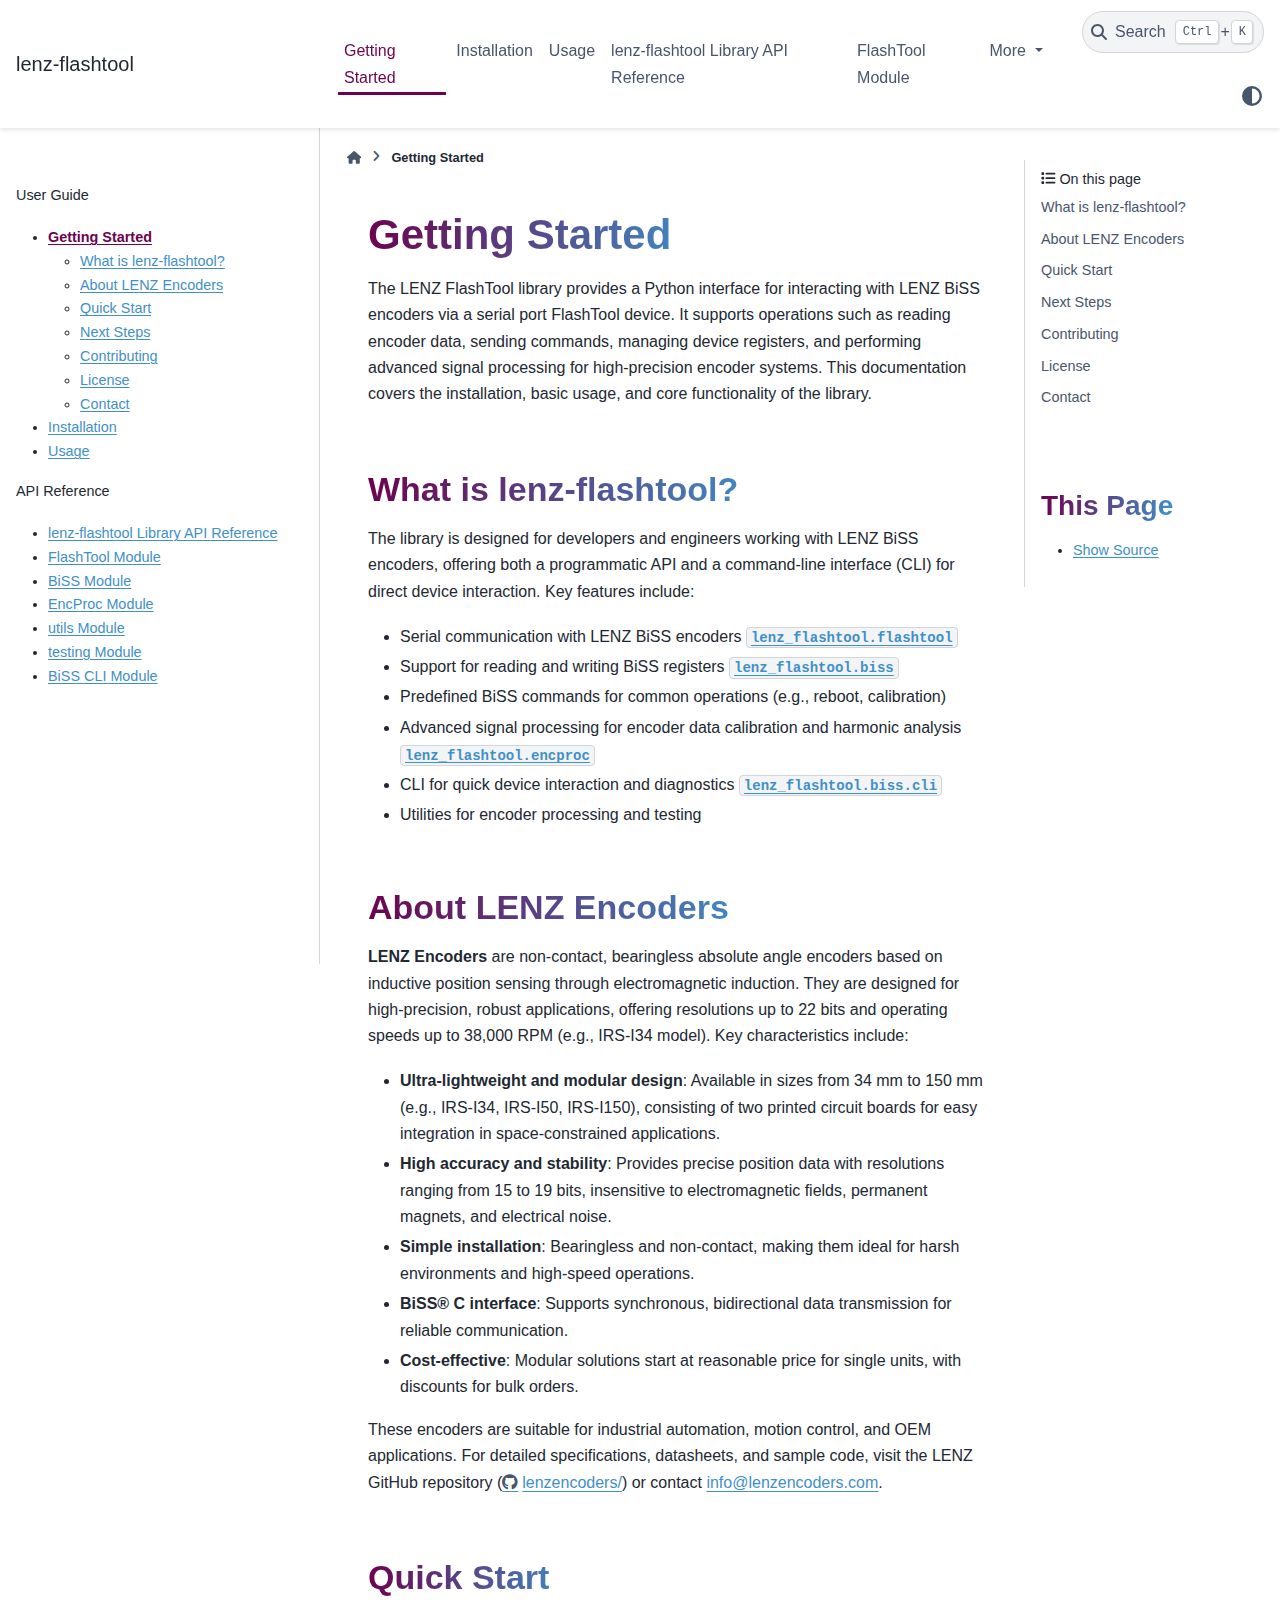
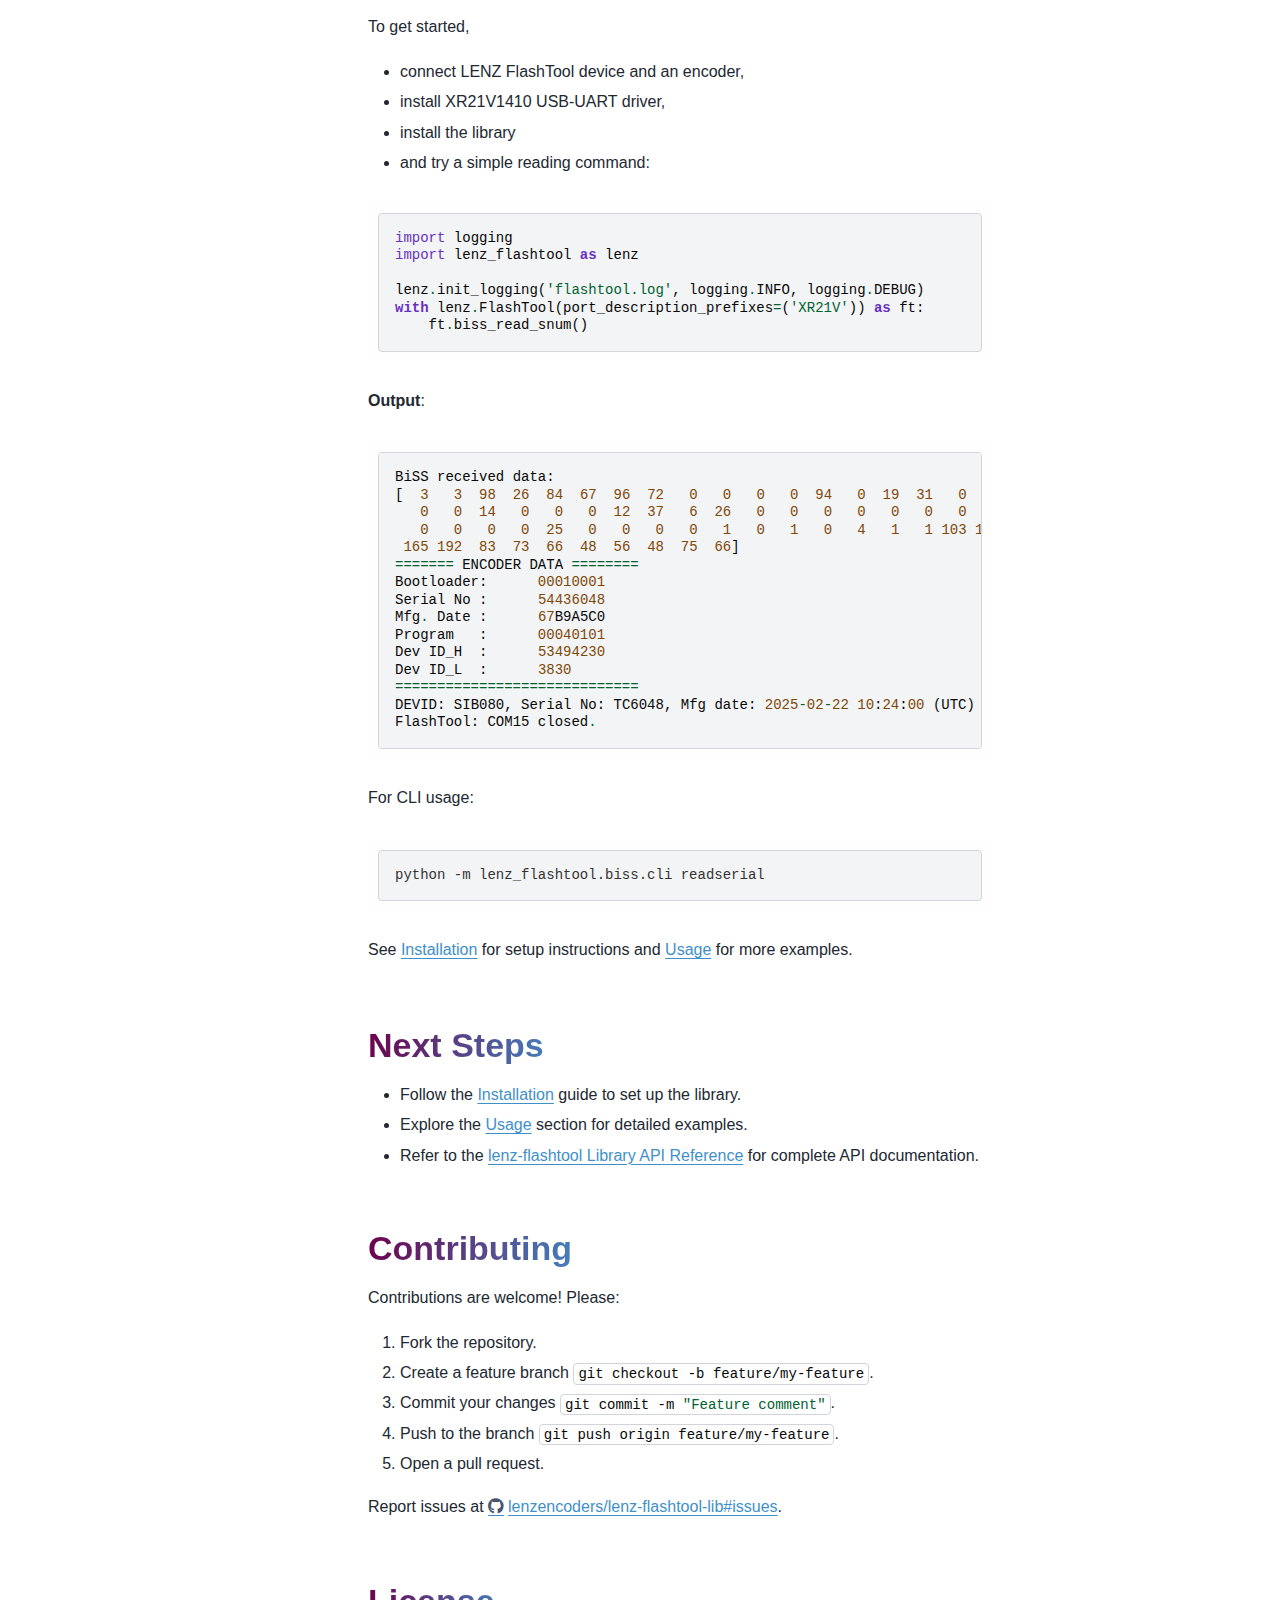
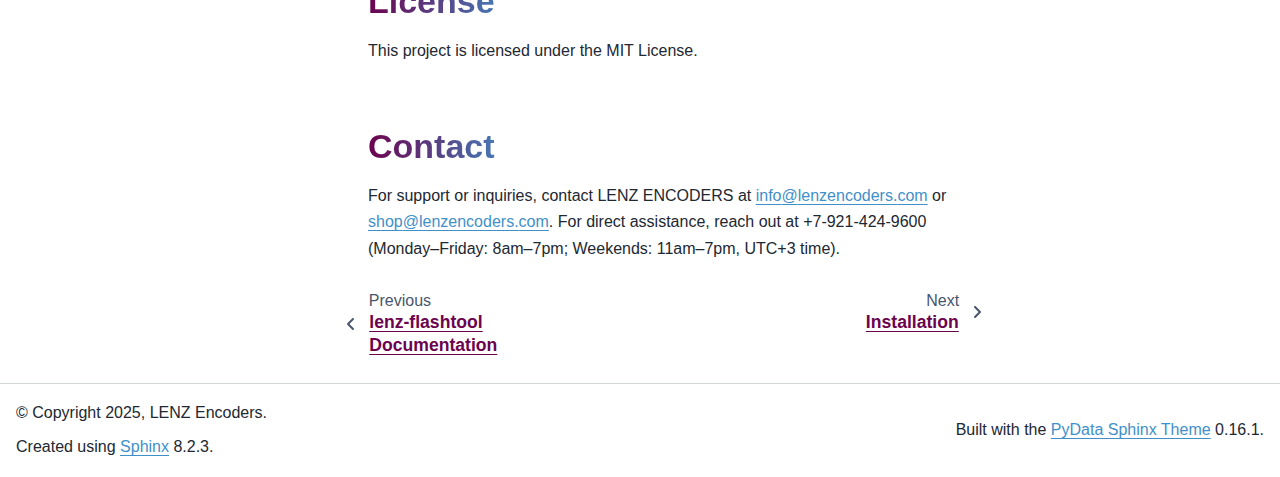
<file: docs/_build/html/getting_started.html>
<!DOCTYPE html>


<html lang="en" data-content_root="./" >

  <head>
    <meta charset="utf-8" />
    <meta name="viewport" content="width=device-width, initial-scale=1.0" /><meta name="viewport" content="width=device-width, initial-scale=1" />

    <title>Getting Started &#8212; lenz-flashtool 0.1.9 documentation</title>
  
  
  
  <script data-cfasync="false">
    document.documentElement.dataset.mode = localStorage.getItem("mode") || "";
    document.documentElement.dataset.theme = localStorage.getItem("theme") || "";
  </script>
  <!--
    this give us a css class that will be invisible only if js is disabled
  -->
  <noscript>
    <style>
      .pst-js-only { display: none !important; }

    </style>
  </noscript>
  
  <!-- Loaded before other Sphinx assets -->
  <link href="_static/styles/theme.css?digest=8878045cc6db502f8baf" rel="stylesheet" />
<link href="_static/styles/pydata-sphinx-theme.css?digest=8878045cc6db502f8baf" rel="stylesheet" />

    <link rel="stylesheet" type="text/css" href="_static/pygments.css?v=5349f25f" />
    <link rel="stylesheet" type="text/css" href="_static/sphinx-design.min.css?v=95c83b7e" />
    <link rel="stylesheet" type="text/css" href="_static/custom.css?v=ce421a57" />
  
  <!-- So that users can add custom icons -->
  <script src="_static/scripts/fontawesome.js?digest=8878045cc6db502f8baf"></script>
  <!-- Pre-loaded scripts that we'll load fully later -->
  <link rel="preload" as="script" href="_static/scripts/bootstrap.js?digest=8878045cc6db502f8baf" />
<link rel="preload" as="script" href="_static/scripts/pydata-sphinx-theme.js?digest=8878045cc6db502f8baf" />

    <script src="_static/documentation_options.js?v=8618f531"></script>
    <script src="_static/doctools.js?v=9bcbadda"></script>
    <script src="_static/sphinx_highlight.js?v=dc90522c"></script>
    <script src="_static/design-tabs.js?v=f930bc37"></script>
    <script>DOCUMENTATION_OPTIONS.pagename = 'getting_started';</script>
    <link rel="icon" href="_static/favicon.ico"/>
    <link rel="index" title="Index" href="genindex.html" />
    <link rel="search" title="Search" href="search.html" />
    <link rel="next" title="Installation" href="installation.html" />
    <link rel="prev" title="lenz-flashtool Documentation" href="index.html" />
  <meta name="viewport" content="width=device-width, initial-scale=1"/>
  <meta name="docsearch:language" content="en"/>
  <meta name="docsearch:version" content="" />
  </head>
  
  
  <body data-bs-spy="scroll" data-bs-target=".bd-toc-nav" data-offset="180" data-bs-root-margin="0px 0px -60%" data-default-mode="">

  
  
  <div id="pst-skip-link" class="skip-link d-print-none"><a href="#main-content">Skip to main content</a></div>
  
  <div id="pst-scroll-pixel-helper"></div>
  
  <button type="button" class="btn rounded-pill" id="pst-back-to-top">
    <i class="fa-solid fa-arrow-up"></i>Back to top</button>

  
  <dialog id="pst-search-dialog">
    
<form class="bd-search d-flex align-items-center"
      action="search.html"
      method="get">
  <i class="fa-solid fa-magnifying-glass"></i>
  <input type="search"
         class="form-control"
         name="q"
         placeholder="Search the docs ..."
         aria-label="Search the docs ..."
         autocomplete="off"
         autocorrect="off"
         autocapitalize="off"
         spellcheck="false"/>
  <span class="search-button__kbd-shortcut"><kbd class="kbd-shortcut__modifier">Ctrl</kbd>+<kbd>K</kbd></span>
</form>
  </dialog>

  <div class="pst-async-banner-revealer d-none">
  <aside id="bd-header-version-warning" class="d-none d-print-none" aria-label="Version warning"></aside>
</div>

  
    <header class="bd-header navbar navbar-expand-lg bd-navbar d-print-none">
<div class="bd-header__inner bd-page-width">
  <button class="pst-navbar-icon sidebar-toggle primary-toggle" aria-label="Site navigation">
    <span class="fa-solid fa-bars"></span>
  </button>
  
  
  <div class="col-lg-3 navbar-header-items__start">
    
      <div class="navbar-item">

  
    
  

<a class="navbar-brand logo" href="index.html">
  
  
  
  
  
  
    <p class="title logo__title">lenz-flashtool</p>
  
</a></div>
    
  </div>
  
  <div class="col-lg-9 navbar-header-items">
    
    <div class="me-auto navbar-header-items__center">
      
        <div class="navbar-item">
<nav>
  <ul class="bd-navbar-elements navbar-nav">
    
<li class="nav-item current active">
  <a class="nav-link nav-internal" href="#">
    Getting Started
  </a>
</li>


<li class="nav-item ">
  <a class="nav-link nav-internal" href="installation.html">
    Installation
  </a>
</li>


<li class="nav-item ">
  <a class="nav-link nav-internal" href="usage.html">
    Usage
  </a>
</li>


<li class="nav-item ">
  <a class="nav-link nav-internal" href="api.html">
    lenz-flashtool Library API Reference
  </a>
</li>


<li class="nav-item ">
  <a class="nav-link nav-internal" href="FlashTool.html">
    FlashTool Module
  </a>
</li>

            <li class="nav-item dropdown">
                <button class="btn dropdown-toggle nav-item" type="button"
                data-bs-toggle="dropdown" aria-expanded="false"
                aria-controls="pst-nav-more-links">
                    More
                </button>
                <ul id="pst-nav-more-links" class="dropdown-menu">
                    
<li class=" ">
  <a class="nav-link dropdown-item nav-internal" href="BiSS.html">
    BiSS Module
  </a>
</li>


<li class=" ">
  <a class="nav-link dropdown-item nav-internal" href="EncProc.html">
    EncProc Module
  </a>
</li>


<li class=" ">
  <a class="nav-link dropdown-item nav-internal" href="utils.html">
    utils Module
  </a>
</li>


<li class=" ">
  <a class="nav-link dropdown-item nav-internal" href="testing.html">
    testing Module
  </a>
</li>


<li class=" ">
  <a class="nav-link dropdown-item nav-internal" href="BiSS%20CLI.html">
    BiSS CLI Module
  </a>
</li>

                </ul>
            </li>
            
  </ul>
</nav></div>
      
    </div>
    
    
    <div class="navbar-header-items__end">
      
        <div class="navbar-item navbar-persistent--container">
          

<button class="btn search-button-field search-button__button pst-js-only" title="Search" aria-label="Search" data-bs-placement="bottom" data-bs-toggle="tooltip">
 <i class="fa-solid fa-magnifying-glass"></i>
 <span class="search-button__default-text">Search</span>
 <span class="search-button__kbd-shortcut"><kbd class="kbd-shortcut__modifier">Ctrl</kbd>+<kbd class="kbd-shortcut__modifier">K</kbd></span>
</button>
        </div>
      
      
        <div class="navbar-item">

<button class="btn btn-sm nav-link pst-navbar-icon theme-switch-button pst-js-only" aria-label="Color mode" data-bs-title="Color mode"  data-bs-placement="bottom" data-bs-toggle="tooltip">
  <i class="theme-switch fa-solid fa-sun                fa-lg" data-mode="light" title="Light"></i>
  <i class="theme-switch fa-solid fa-moon               fa-lg" data-mode="dark"  title="Dark"></i>
  <i class="theme-switch fa-solid fa-circle-half-stroke fa-lg" data-mode="auto"  title="System Settings"></i>
</button></div>
      
    </div>
    
  </div>
  
  
    <div class="navbar-persistent--mobile">

<button class="btn search-button-field search-button__button pst-js-only" title="Search" aria-label="Search" data-bs-placement="bottom" data-bs-toggle="tooltip">
 <i class="fa-solid fa-magnifying-glass"></i>
 <span class="search-button__default-text">Search</span>
 <span class="search-button__kbd-shortcut"><kbd class="kbd-shortcut__modifier">Ctrl</kbd>+<kbd class="kbd-shortcut__modifier">K</kbd></span>
</button>
    </div>
  

  
    <button class="pst-navbar-icon sidebar-toggle secondary-toggle" aria-label="On this page">
      <span class="fa-solid fa-outdent"></span>
    </button>
  
</div>

    </header>
  

  <div class="bd-container">
    <div class="bd-container__inner bd-page-width">
      
      
      
      <dialog id="pst-primary-sidebar-modal"></dialog>
      <div id="pst-primary-sidebar" class="bd-sidebar-primary bd-sidebar">
        

  
  <div class="sidebar-header-items sidebar-primary__section">
    
    
      <div class="sidebar-header-items__center">
        
          
          
            <div class="navbar-item">
<nav>
  <ul class="bd-navbar-elements navbar-nav">
    
<li class="nav-item current active">
  <a class="nav-link nav-internal" href="#">
    Getting Started
  </a>
</li>


<li class="nav-item ">
  <a class="nav-link nav-internal" href="installation.html">
    Installation
  </a>
</li>


<li class="nav-item ">
  <a class="nav-link nav-internal" href="usage.html">
    Usage
  </a>
</li>


<li class="nav-item ">
  <a class="nav-link nav-internal" href="api.html">
    lenz-flashtool Library API Reference
  </a>
</li>


<li class="nav-item ">
  <a class="nav-link nav-internal" href="FlashTool.html">
    FlashTool Module
  </a>
</li>


<li class="nav-item ">
  <a class="nav-link nav-internal" href="BiSS.html">
    BiSS Module
  </a>
</li>


<li class="nav-item ">
  <a class="nav-link nav-internal" href="EncProc.html">
    EncProc Module
  </a>
</li>


<li class="nav-item ">
  <a class="nav-link nav-internal" href="utils.html">
    utils Module
  </a>
</li>


<li class="nav-item ">
  <a class="nav-link nav-internal" href="testing.html">
    testing Module
  </a>
</li>


<li class="nav-item ">
  <a class="nav-link nav-internal" href="BiSS%20CLI.html">
    BiSS CLI Module
  </a>
</li>

  </ul>
</nav></div>
          
        
      </div>
    
    
    
      <div class="sidebar-header-items__end">
        
          <div class="navbar-item">

<button class="btn btn-sm nav-link pst-navbar-icon theme-switch-button pst-js-only" aria-label="Color mode" data-bs-title="Color mode"  data-bs-placement="bottom" data-bs-toggle="tooltip">
  <i class="theme-switch fa-solid fa-sun                fa-lg" data-mode="light" title="Light"></i>
  <i class="theme-switch fa-solid fa-moon               fa-lg" data-mode="dark"  title="Dark"></i>
  <i class="theme-switch fa-solid fa-circle-half-stroke fa-lg" data-mode="auto"  title="System Settings"></i>
</button></div>
        
      </div>
    
  </div>
  
    <div class="sidebar-primary-items__start sidebar-primary__section">
        <div class="sidebar-primary-item">
<nav class="bd-docs-nav bd-links"
     aria-label="Section Navigation">
  <p class="bd-links__title" role="heading" aria-level="1">Section Navigation</p>
  <div class="bd-toc-item navbar-nav"></div>
</nav></div>
        <div class="sidebar-primary-item">
<h3><a href="index.html">Table of Contents</a></h3>
<p aria-level="2" class="caption" role="heading"><span class="caption-text">User Guide</span></p>
<ul class="current">
<li class="toctree-l1 current"><a class="current reference internal" href="#">Getting Started</a><ul>
<li class="toctree-l2"><a class="reference internal" href="#what-is-lenz-flashtool">What is lenz-flashtool?</a></li>
<li class="toctree-l2"><a class="reference internal" href="#about-lenz-encoders">About LENZ Encoders</a></li>
<li class="toctree-l2"><a class="reference internal" href="#quick-start">Quick Start</a></li>
<li class="toctree-l2"><a class="reference internal" href="#next-steps">Next Steps</a></li>
<li class="toctree-l2"><a class="reference internal" href="#contributing">Contributing</a></li>
<li class="toctree-l2"><a class="reference internal" href="#license">License</a></li>
<li class="toctree-l2"><a class="reference internal" href="#contact">Contact</a></li>
</ul>
</li>
<li class="toctree-l1"><a class="reference internal" href="installation.html">Installation</a></li>
<li class="toctree-l1"><a class="reference internal" href="usage.html">Usage</a></li>
</ul>
<p aria-level="2" class="caption" role="heading"><span class="caption-text">API Reference</span></p>
<ul>
<li class="toctree-l1"><a class="reference internal" href="api.html">lenz-flashtool Library API Reference</a></li>
<li class="toctree-l1"><a class="reference internal" href="FlashTool.html">FlashTool Module</a></li>
<li class="toctree-l1"><a class="reference internal" href="BiSS.html">BiSS Module</a></li>
<li class="toctree-l1"><a class="reference internal" href="EncProc.html">EncProc Module</a></li>
<li class="toctree-l1"><a class="reference internal" href="utils.html">utils Module</a></li>
<li class="toctree-l1"><a class="reference internal" href="testing.html">testing Module</a></li>
<li class="toctree-l1"><a class="reference internal" href="BiSS%20CLI.html">BiSS CLI Module</a></li>
</ul>
</div>
    </div>
  
  
  <div class="sidebar-primary-items__end sidebar-primary__section">
      <div class="sidebar-primary-item">
<div id="ethical-ad-placement"
      class="flat"
      data-ea-publisher="readthedocs"
      data-ea-type="readthedocs-sidebar"
      data-ea-manual="true">
</div></div>
  </div>


      </div>
      
      <main id="main-content" class="bd-main" role="main">
        
        
          <div class="bd-content">
            <div class="bd-article-container">
              
              <div class="bd-header-article d-print-none">
<div class="header-article-items header-article__inner">
  
    <div class="header-article-items__start">
      
        <div class="header-article-item">

<nav aria-label="Breadcrumb" class="d-print-none">
  <ul class="bd-breadcrumbs">
    
    <li class="breadcrumb-item breadcrumb-home">
      <a href="index.html" class="nav-link" aria-label="Home">
        <i class="fa-solid fa-home"></i>
      </a>
    </li>
    <li class="breadcrumb-item active" aria-current="page"><span class="ellipsis">Getting Started</span></li>
  </ul>
</nav>
</div>
      
    </div>
  
  
</div>
</div>
              
              
              
                
<div id="searchbox"></div>
                <article class="bd-article">
                  
  <section id="getting-started">
<h1>Getting Started<a class="headerlink" href="#getting-started" title="Link to this heading">#</a></h1>
<p>The LENZ FlashTool library provides a Python interface for interacting with LENZ BiSS encoders via a serial port FlashTool device.
It supports operations such as reading encoder data, sending commands, managing device registers, and performing advanced
signal processing for high-precision encoder systems.
This documentation covers the installation, basic usage, and core functionality of the library.</p>
<section id="what-is-lenz-flashtool">
<h2>What is lenz-flashtool?<a class="headerlink" href="#what-is-lenz-flashtool" title="Link to this heading">#</a></h2>
<p>The library is designed for developers and engineers working with LENZ BiSS encoders, offering both a programmatic API
and a command-line interface (CLI) for direct device interaction.
Key features include:</p>
<ul class="simple">
<li><p>Serial communication with LENZ BiSS encoders <a class="reference internal" href="FlashTool.html#module-lenz_flashtool.flashtool" title="lenz_flashtool.flashtool"><code class="xref py py-mod docutils literal notranslate"><span class="pre">lenz_flashtool.flashtool</span></code></a></p></li>
<li><p>Support for reading and writing BiSS registers <a class="reference internal" href="BiSS.html#module-lenz_flashtool.biss" title="lenz_flashtool.biss"><code class="xref py py-mod docutils literal notranslate"><span class="pre">lenz_flashtool.biss</span></code></a></p></li>
<li><p>Predefined BiSS commands for common operations (e.g., reboot, calibration)</p></li>
<li><p>Advanced signal processing for encoder data calibration and harmonic analysis <a class="reference internal" href="EncProc.html#module-lenz_flashtool.encproc" title="lenz_flashtool.encproc"><code class="xref py py-mod docutils literal notranslate"><span class="pre">lenz_flashtool.encproc</span></code></a></p></li>
<li><p>CLI for quick device interaction and diagnostics <a class="reference internal" href="BiSS%20CLI.html#module-lenz_flashtool.biss.cli" title="lenz_flashtool.biss.cli"><code class="xref py py-mod docutils literal notranslate"><span class="pre">lenz_flashtool.biss.cli</span></code></a></p></li>
<li><p>Utilities for encoder processing and testing</p></li>
</ul>
</section>
<section id="about-lenz-encoders">
<h2>About LENZ Encoders<a class="headerlink" href="#about-lenz-encoders" title="Link to this heading">#</a></h2>
<p><strong>LENZ Encoders</strong> are non-contact, bearingless absolute angle encoders based on inductive
position sensing through electromagnetic induction. They are designed for high-precision,
robust applications, offering resolutions up to 22 bits and operating speeds
up to 38,000 RPM (e.g., IRS-I34 model). Key characteristics include:</p>
<ul class="simple">
<li><p><strong>Ultra-lightweight and modular design</strong>: Available in sizes from 34 mm to 150 mm (e.g., IRS-I34, IRS-I50, IRS-I150), consisting of two printed circuit boards for easy integration in space-constrained applications.</p></li>
<li><p><strong>High accuracy and stability</strong>: Provides precise position data with resolutions ranging from 15 to 19 bits, insensitive to electromagnetic fields, permanent magnets, and electrical noise.</p></li>
<li><p><strong>Simple installation</strong>: Bearingless and non-contact, making them ideal for harsh environments and high-speed operations.</p></li>
<li><p><strong>BiSS® C interface</strong>: Supports synchronous, bidirectional data transmission for reliable communication.</p></li>
<li><p><strong>Cost-effective</strong>: Modular solutions start at reasonable price for single units, with discounts for bulk orders.</p></li>
</ul>
<p>These encoders are suitable for industrial automation, motion control, and OEM applications.
For detailed specifications, datasheets, and sample code, visit the LENZ GitHub repository
(<a class="github reference external" href="https://github.com/lenzencoders/">lenzencoders/</a>) or contact <a class="reference external" href="mailto:info&#37;&#52;&#48;lenzencoders&#46;com">info<span>&#64;</span>lenzencoders<span>&#46;</span>com</a>.</p>
</section>
<section id="quick-start">
<h2>Quick Start<a class="headerlink" href="#quick-start" title="Link to this heading">#</a></h2>
<p>To get started,</p>
<ul class="simple">
<li><p>connect LENZ FlashTool device and an encoder,</p></li>
<li><p>install XR21V1410 USB-UART driver,</p></li>
<li><p>install the library</p></li>
<li><p>and try a simple reading command:</p></li>
</ul>
<div class="highlight-python notranslate"><div class="highlight"><pre><span></span><span class="kn">import</span><span class="w"> </span><span class="nn">logging</span>
<span class="kn">import</span><span class="w"> </span><span class="nn">lenz_flashtool</span><span class="w"> </span><span class="k">as</span><span class="w"> </span><span class="nn">lenz</span>

<span class="n">lenz</span><span class="o">.</span><span class="n">init_logging</span><span class="p">(</span><span class="s1">&#39;flashtool.log&#39;</span><span class="p">,</span> <span class="n">logging</span><span class="o">.</span><span class="n">INFO</span><span class="p">,</span> <span class="n">logging</span><span class="o">.</span><span class="n">DEBUG</span><span class="p">)</span>
<span class="k">with</span> <span class="n">lenz</span><span class="o">.</span><span class="n">FlashTool</span><span class="p">(</span><span class="n">port_description_prefixes</span><span class="o">=</span><span class="p">(</span><span class="s1">&#39;XR21V&#39;</span><span class="p">))</span> <span class="k">as</span> <span class="n">ft</span><span class="p">:</span>
    <span class="n">ft</span><span class="o">.</span><span class="n">biss_read_snum</span><span class="p">()</span>
</pre></div>
</div>
<p><strong>Output</strong>:</p>
<div class="highlight-default notranslate"><div class="highlight"><pre><span></span><span class="n">BiSS</span> <span class="n">received</span> <span class="n">data</span><span class="p">:</span>
<span class="p">[</span>  <span class="mi">3</span>   <span class="mi">3</span>  <span class="mi">98</span>  <span class="mi">26</span>  <span class="mi">84</span>  <span class="mi">67</span>  <span class="mi">96</span>  <span class="mi">72</span>   <span class="mi">0</span>   <span class="mi">0</span>   <span class="mi">0</span>   <span class="mi">0</span>  <span class="mi">94</span>   <span class="mi">0</span>  <span class="mi">19</span>  <span class="mi">31</span>   <span class="mi">0</span>   <span class="mi">0</span>
   <span class="mi">0</span>   <span class="mi">0</span>  <span class="mi">14</span>   <span class="mi">0</span>   <span class="mi">0</span>   <span class="mi">0</span>  <span class="mi">12</span>  <span class="mi">37</span>   <span class="mi">6</span>  <span class="mi">26</span>   <span class="mi">0</span>   <span class="mi">0</span>   <span class="mi">0</span>   <span class="mi">0</span>   <span class="mi">0</span>   <span class="mi">0</span>   <span class="mi">0</span>   <span class="mi">0</span>
   <span class="mi">0</span>   <span class="mi">0</span>   <span class="mi">0</span>   <span class="mi">0</span>  <span class="mi">25</span>   <span class="mi">0</span>   <span class="mi">0</span>   <span class="mi">0</span>   <span class="mi">0</span>   <span class="mi">1</span>   <span class="mi">0</span>   <span class="mi">1</span>   <span class="mi">0</span>   <span class="mi">4</span>   <span class="mi">1</span>   <span class="mi">1</span> <span class="mi">103</span> <span class="mi">185</span>
 <span class="mi">165</span> <span class="mi">192</span>  <span class="mi">83</span>  <span class="mi">73</span>  <span class="mi">66</span>  <span class="mi">48</span>  <span class="mi">56</span>  <span class="mi">48</span>  <span class="mi">75</span>  <span class="mi">66</span><span class="p">]</span>
<span class="o">=======</span> <span class="n">ENCODER</span> <span class="n">DATA</span> <span class="o">========</span>
<span class="n">Bootloader</span><span class="p">:</span>      <span class="mi">00010001</span>
<span class="n">Serial</span> <span class="n">No</span> <span class="p">:</span>      <span class="mi">54436048</span>
<span class="n">Mfg</span><span class="o">.</span> <span class="n">Date</span> <span class="p">:</span>      <span class="mi">67</span><span class="n">B9A5C0</span>
<span class="n">Program</span>   <span class="p">:</span>      <span class="mi">00040101</span>
<span class="n">Dev</span> <span class="n">ID_H</span>  <span class="p">:</span>      <span class="mi">53494230</span>
<span class="n">Dev</span> <span class="n">ID_L</span>  <span class="p">:</span>      <span class="mi">3830</span>
<span class="o">=============================</span>
<span class="n">DEVID</span><span class="p">:</span> <span class="n">SIB080</span><span class="p">,</span> <span class="n">Serial</span> <span class="n">No</span><span class="p">:</span> <span class="n">TC6048</span><span class="p">,</span> <span class="n">Mfg</span> <span class="n">date</span><span class="p">:</span> <span class="mi">2025</span><span class="o">-</span><span class="mi">02</span><span class="o">-</span><span class="mi">22</span> <span class="mi">10</span><span class="p">:</span><span class="mi">24</span><span class="p">:</span><span class="mi">00</span> <span class="p">(</span><span class="n">UTC</span><span class="p">)</span>
<span class="n">FlashTool</span><span class="p">:</span> <span class="n">COM15</span> <span class="n">closed</span><span class="o">.</span>
</pre></div>
</div>
<p>For CLI usage:</p>
<div class="highlight-bash notranslate"><div class="highlight"><pre><span></span>python<span class="w"> </span>-m<span class="w"> </span>lenz_flashtool.biss.cli<span class="w"> </span>readserial
</pre></div>
</div>
<p>See <a class="reference internal" href="installation.html"><span class="doc">Installation</span></a> for setup instructions and <a class="reference internal" href="usage.html"><span class="doc">Usage</span></a> for more examples.</p>
</section>
<section id="next-steps">
<h2>Next Steps<a class="headerlink" href="#next-steps" title="Link to this heading">#</a></h2>
<ul class="simple">
<li><p>Follow the <a class="reference internal" href="installation.html"><span class="doc">Installation</span></a> guide to set up the library.</p></li>
<li><p>Explore the <a class="reference internal" href="usage.html"><span class="doc">Usage</span></a> section for detailed examples.</p></li>
<li><p>Refer to the <a class="reference internal" href="api.html"><span class="doc">lenz-flashtool Library API Reference</span></a> for complete API documentation.</p></li>
</ul>
</section>
<section id="contributing">
<h2>Contributing<a class="headerlink" href="#contributing" title="Link to this heading">#</a></h2>
<p>Contributions are welcome! Please:</p>
<ol class="arabic simple">
<li><p>Fork the repository.</p></li>
<li><p>Create a feature branch <code class="code highlight bash docutils literal highlight-bash">git<span class="w"> </span>checkout<span class="w"> </span>-b<span class="w"> </span>feature/my-feature</code>.</p></li>
<li><p>Commit your changes <code class="code highlight bash docutils literal highlight-bash">git<span class="w"> </span>commit<span class="w"> </span>-m<span class="w"> </span><span class="s2">&quot;Feature comment&quot;</span></code>.</p></li>
<li><p>Push to the branch <code class="code highlight bash docutils literal highlight-bash">git<span class="w"> </span>push<span class="w"> </span>origin<span class="w"> </span>feature/my-feature</code>.</p></li>
<li><p>Open a pull request.</p></li>
</ol>
<p>Report issues at <a class="github reference external" href="https://github.com/lenzencoders/lenz-flashtool-lib/issues">lenzencoders/lenz-flashtool-lib#issues</a>.</p>
</section>
<section id="license">
<h2>License<a class="headerlink" href="#license" title="Link to this heading">#</a></h2>
<p>This project is licensed under the MIT License.</p>
</section>
<section id="contact">
<h2>Contact<a class="headerlink" href="#contact" title="Link to this heading">#</a></h2>
<p>For support or inquiries, contact LENZ ENCODERS at <a class="reference external" href="mailto:info&#37;&#52;&#48;lenzencoders&#46;com">info<span>&#64;</span>lenzencoders<span>&#46;</span>com</a> or <a class="reference external" href="mailto:shop&#37;&#52;&#48;lenzencoders&#46;com">shop<span>&#64;</span>lenzencoders<span>&#46;</span>com</a>.
For direct assistance, reach out at +7-921-424-9600 (Monday–Friday: 8am–7pm; Weekends: 11am–7pm, UTC+3 time).</p>
</section>
</section>


                </article>
              
              
              
              
              
                <footer class="prev-next-footer d-print-none">
                  
<div class="prev-next-area">
    <a class="left-prev"
       href="index.html"
       title="previous page">
      <i class="fa-solid fa-angle-left"></i>
      <div class="prev-next-info">
        <p class="prev-next-subtitle">previous</p>
        <p class="prev-next-title">lenz-flashtool Documentation</p>
      </div>
    </a>
    <a class="right-next"
       href="installation.html"
       title="next page">
      <div class="prev-next-info">
        <p class="prev-next-subtitle">next</p>
        <p class="prev-next-title">Installation</p>
      </div>
      <i class="fa-solid fa-angle-right"></i>
    </a>
</div>
                </footer>
              
            </div>
            
            
              
                <dialog id="pst-secondary-sidebar-modal"></dialog>
                <div id="pst-secondary-sidebar" class="bd-sidebar-secondary bd-toc"><div class="sidebar-secondary-items sidebar-secondary__inner">


  <div class="sidebar-secondary-item">
<div
    id="pst-page-navigation-heading-2"
    class="page-toc tocsection onthispage">
    <i class="fa-solid fa-list"></i> On this page
  </div>
  <nav class="bd-toc-nav page-toc" aria-labelledby="pst-page-navigation-heading-2">
    <ul class="visible nav section-nav flex-column">
<li class="toc-h2 nav-item toc-entry"><a class="reference internal nav-link" href="#what-is-lenz-flashtool">What is lenz-flashtool?</a></li>
<li class="toc-h2 nav-item toc-entry"><a class="reference internal nav-link" href="#about-lenz-encoders">About LENZ Encoders</a></li>
<li class="toc-h2 nav-item toc-entry"><a class="reference internal nav-link" href="#quick-start">Quick Start</a></li>
<li class="toc-h2 nav-item toc-entry"><a class="reference internal nav-link" href="#next-steps">Next Steps</a></li>
<li class="toc-h2 nav-item toc-entry"><a class="reference internal nav-link" href="#contributing">Contributing</a></li>
<li class="toc-h2 nav-item toc-entry"><a class="reference internal nav-link" href="#license">License</a></li>
<li class="toc-h2 nav-item toc-entry"><a class="reference internal nav-link" href="#contact">Contact</a></li>
</ul>
  </nav></div>

  <div class="sidebar-secondary-item">
  <div role="note" aria-label="source link">
    <h3>This Page</h3>
    <ul class="this-page-menu">
      <li><a href="_sources/getting_started.rst.txt"
            rel="nofollow">Show Source</a></li>
    </ul>
   </div></div>

</div></div>
              
            
          </div>
          <footer class="bd-footer-content">
            
          </footer>
        
      </main>
    </div>
  </div>
  
  <!-- Scripts loaded after <body> so the DOM is not blocked -->
  <script defer src="_static/scripts/bootstrap.js?digest=8878045cc6db502f8baf"></script>
<script defer src="_static/scripts/pydata-sphinx-theme.js?digest=8878045cc6db502f8baf"></script>

  <footer class="bd-footer">
<div class="bd-footer__inner bd-page-width">
  
    <div class="footer-items__start">
      
        <div class="footer-item">

  <p class="copyright">
    
      © Copyright 2025, LENZ Encoders.
      <br/>
    
  </p>
</div>
      
        <div class="footer-item">

  <p class="sphinx-version">
    Created using <a href="https://www.sphinx-doc.org/">Sphinx</a> 8.2.3.
    <br/>
  </p>
</div>
      
    </div>
  
  
  
    <div class="footer-items__end">
      
        <div class="footer-item">
<p class="theme-version">
  <!-- # L10n: Setting the PST URL as an argument as this does not need to be localized -->
  Built with the <a href="https://pydata-sphinx-theme.readthedocs.io/en/stable/index.html">PyData Sphinx Theme</a> 0.16.1.
</p></div>
      
    </div>
  
</div>

  </footer>
  </body>
</html>
</file>
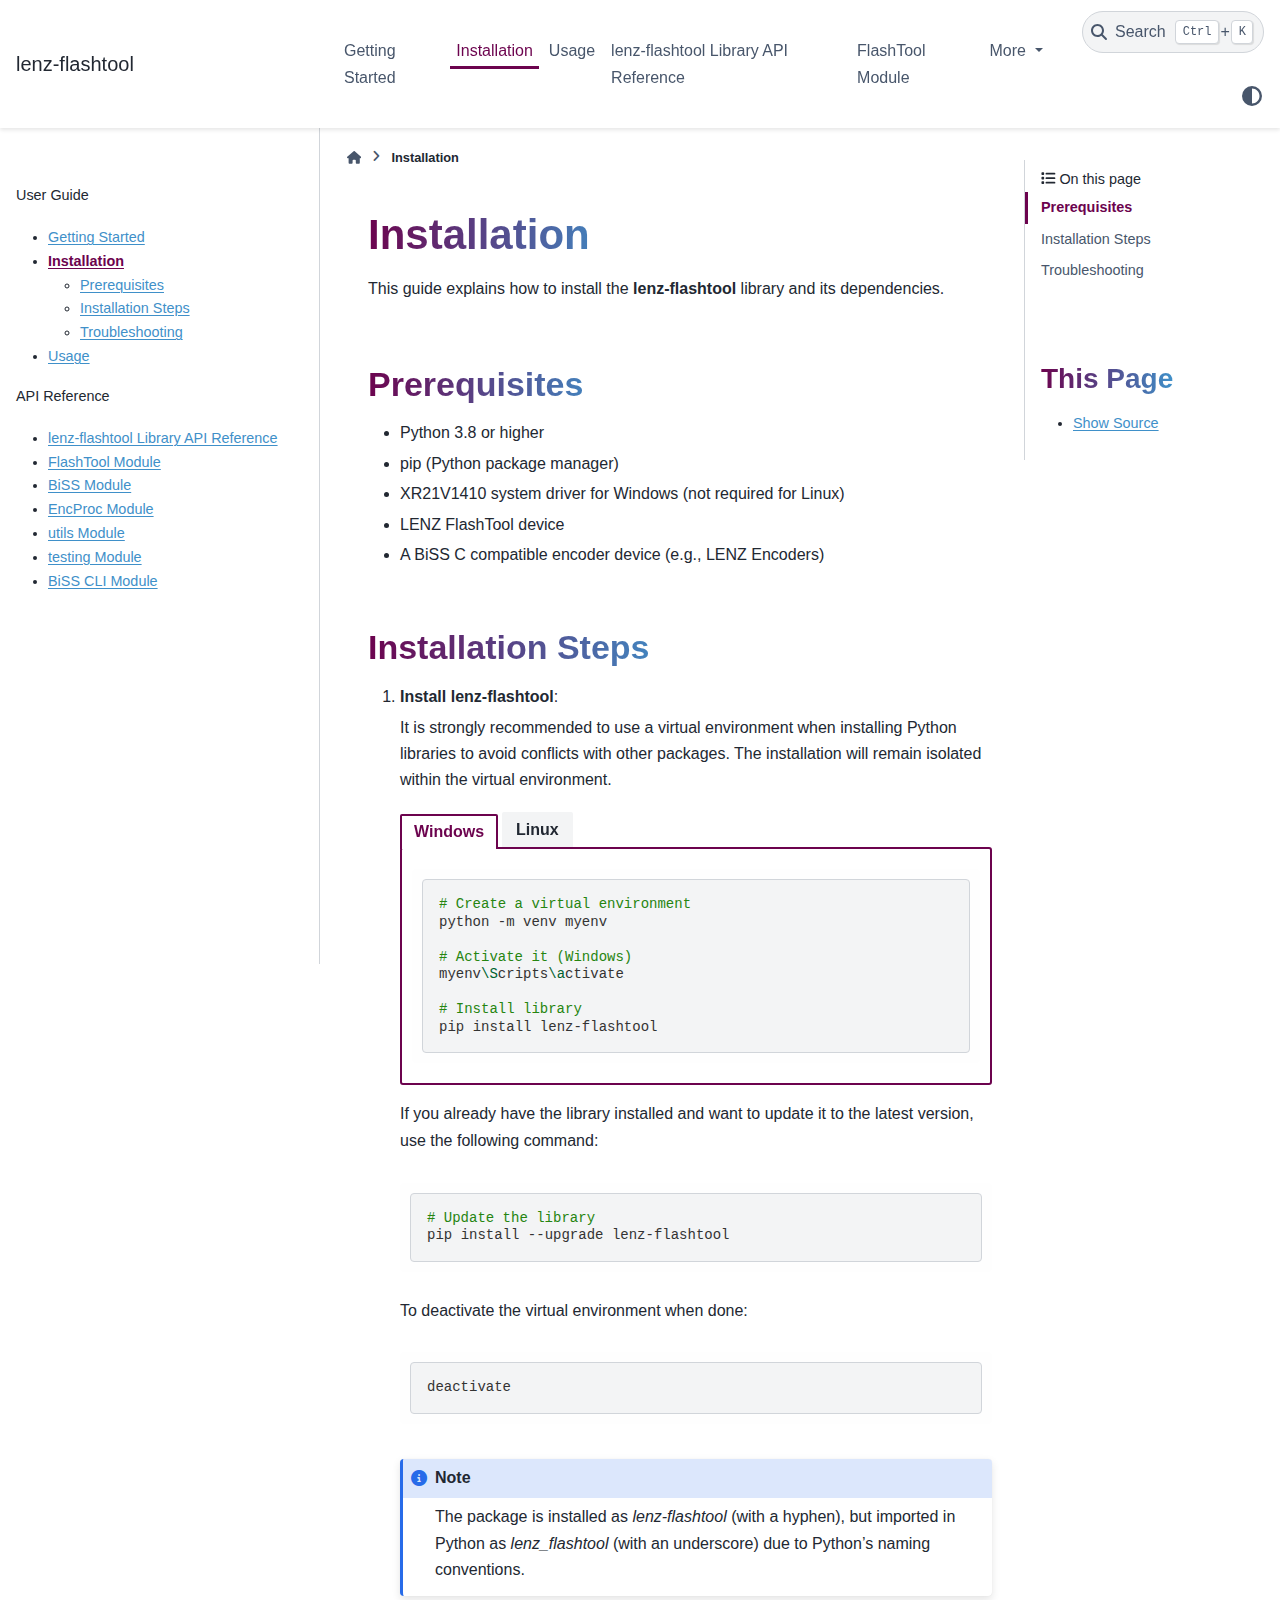
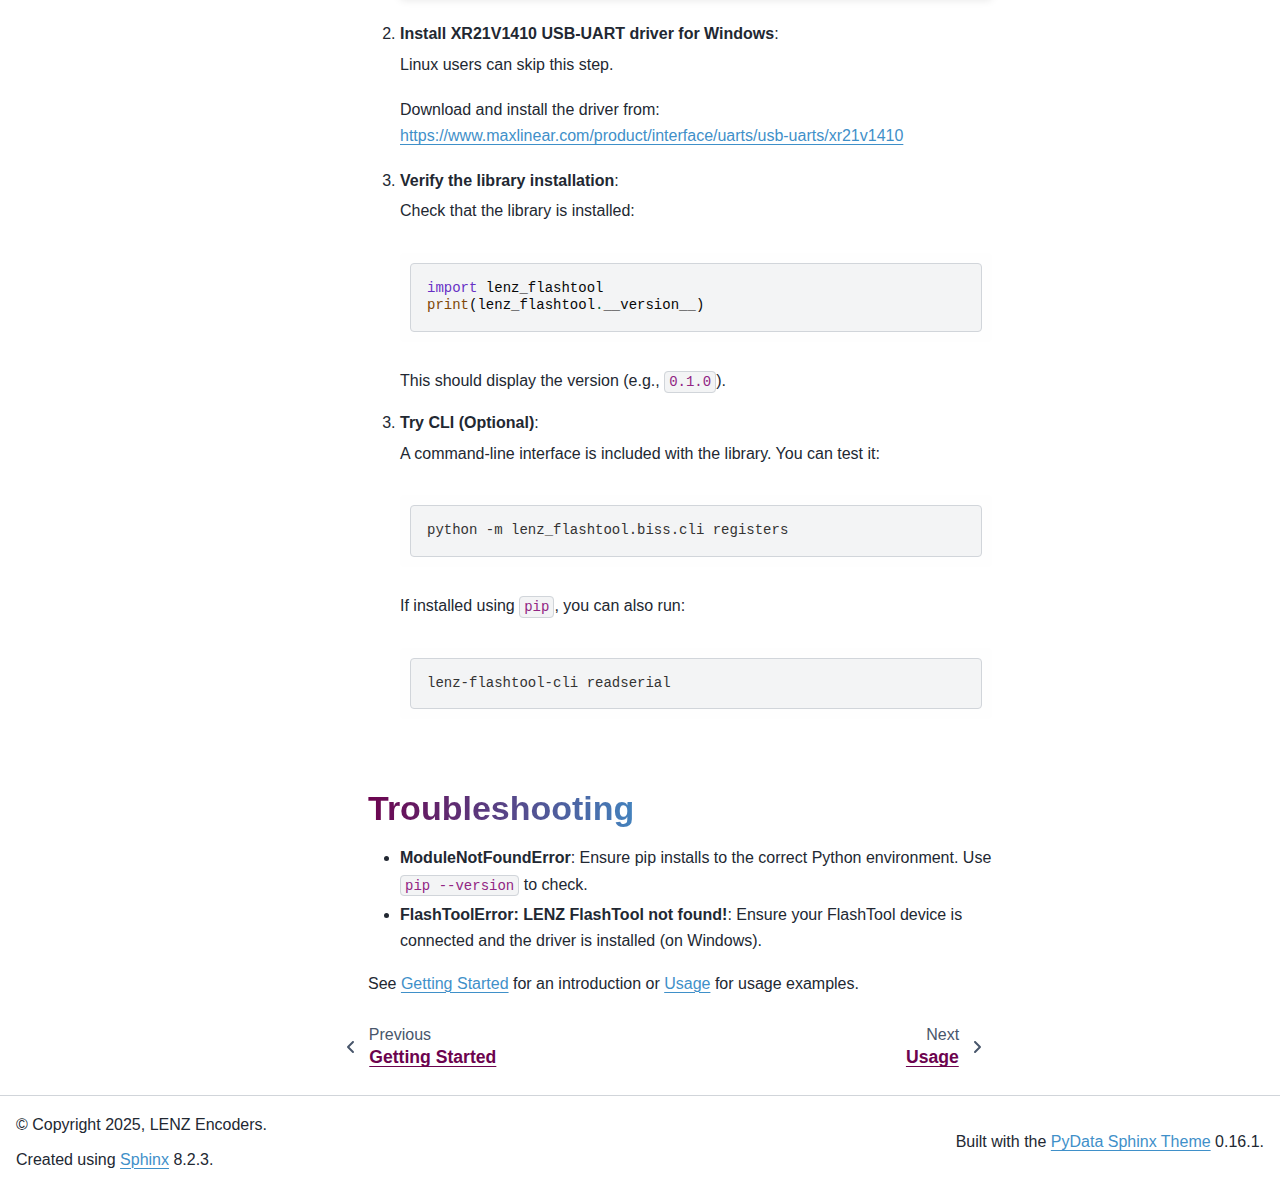
<file: docs/_build/html/installation.html>
<!DOCTYPE html>


<html lang="en" data-content_root="./" >

  <head>
    <meta charset="utf-8" />
    <meta name="viewport" content="width=device-width, initial-scale=1.0" /><meta name="viewport" content="width=device-width, initial-scale=1" />

    <title>Installation &#8212; lenz-flashtool 0.1.9 documentation</title>
  
  
  
  <script data-cfasync="false">
    document.documentElement.dataset.mode = localStorage.getItem("mode") || "";
    document.documentElement.dataset.theme = localStorage.getItem("theme") || "";
  </script>
  <!--
    this give us a css class that will be invisible only if js is disabled
  -->
  <noscript>
    <style>
      .pst-js-only { display: none !important; }

    </style>
  </noscript>
  
  <!-- Loaded before other Sphinx assets -->
  <link href="_static/styles/theme.css?digest=8878045cc6db502f8baf" rel="stylesheet" />
<link href="_static/styles/pydata-sphinx-theme.css?digest=8878045cc6db502f8baf" rel="stylesheet" />

    <link rel="stylesheet" type="text/css" href="_static/pygments.css?v=5349f25f" />
    <link rel="stylesheet" type="text/css" href="_static/sphinx-design.min.css?v=95c83b7e" />
    <link rel="stylesheet" type="text/css" href="_static/custom.css?v=ce421a57" />
  
  <!-- So that users can add custom icons -->
  <script src="_static/scripts/fontawesome.js?digest=8878045cc6db502f8baf"></script>
  <!-- Pre-loaded scripts that we'll load fully later -->
  <link rel="preload" as="script" href="_static/scripts/bootstrap.js?digest=8878045cc6db502f8baf" />
<link rel="preload" as="script" href="_static/scripts/pydata-sphinx-theme.js?digest=8878045cc6db502f8baf" />

    <script src="_static/documentation_options.js?v=8618f531"></script>
    <script src="_static/doctools.js?v=9bcbadda"></script>
    <script src="_static/sphinx_highlight.js?v=dc90522c"></script>
    <script src="_static/design-tabs.js?v=f930bc37"></script>
    <script>DOCUMENTATION_OPTIONS.pagename = 'installation';</script>
    <link rel="icon" href="_static/favicon.ico"/>
    <link rel="index" title="Index" href="genindex.html" />
    <link rel="search" title="Search" href="search.html" />
    <link rel="next" title="Usage" href="usage.html" />
    <link rel="prev" title="Getting Started" href="getting_started.html" />
  <meta name="viewport" content="width=device-width, initial-scale=1"/>
  <meta name="docsearch:language" content="en"/>
  <meta name="docsearch:version" content="" />
  </head>
  
  
  <body data-bs-spy="scroll" data-bs-target=".bd-toc-nav" data-offset="180" data-bs-root-margin="0px 0px -60%" data-default-mode="">

  
  
  <div id="pst-skip-link" class="skip-link d-print-none"><a href="#main-content">Skip to main content</a></div>
  
  <div id="pst-scroll-pixel-helper"></div>
  
  <button type="button" class="btn rounded-pill" id="pst-back-to-top">
    <i class="fa-solid fa-arrow-up"></i>Back to top</button>

  
  <dialog id="pst-search-dialog">
    
<form class="bd-search d-flex align-items-center"
      action="search.html"
      method="get">
  <i class="fa-solid fa-magnifying-glass"></i>
  <input type="search"
         class="form-control"
         name="q"
         placeholder="Search the docs ..."
         aria-label="Search the docs ..."
         autocomplete="off"
         autocorrect="off"
         autocapitalize="off"
         spellcheck="false"/>
  <span class="search-button__kbd-shortcut"><kbd class="kbd-shortcut__modifier">Ctrl</kbd>+<kbd>K</kbd></span>
</form>
  </dialog>

  <div class="pst-async-banner-revealer d-none">
  <aside id="bd-header-version-warning" class="d-none d-print-none" aria-label="Version warning"></aside>
</div>

  
    <header class="bd-header navbar navbar-expand-lg bd-navbar d-print-none">
<div class="bd-header__inner bd-page-width">
  <button class="pst-navbar-icon sidebar-toggle primary-toggle" aria-label="Site navigation">
    <span class="fa-solid fa-bars"></span>
  </button>
  
  
  <div class="col-lg-3 navbar-header-items__start">
    
      <div class="navbar-item">

  
    
  

<a class="navbar-brand logo" href="index.html">
  
  
  
  
  
  
    <p class="title logo__title">lenz-flashtool</p>
  
</a></div>
    
  </div>
  
  <div class="col-lg-9 navbar-header-items">
    
    <div class="me-auto navbar-header-items__center">
      
        <div class="navbar-item">
<nav>
  <ul class="bd-navbar-elements navbar-nav">
    
<li class="nav-item ">
  <a class="nav-link nav-internal" href="getting_started.html">
    Getting Started
  </a>
</li>


<li class="nav-item current active">
  <a class="nav-link nav-internal" href="#">
    Installation
  </a>
</li>


<li class="nav-item ">
  <a class="nav-link nav-internal" href="usage.html">
    Usage
  </a>
</li>


<li class="nav-item ">
  <a class="nav-link nav-internal" href="api.html">
    lenz-flashtool Library API Reference
  </a>
</li>


<li class="nav-item ">
  <a class="nav-link nav-internal" href="FlashTool.html">
    FlashTool Module
  </a>
</li>

            <li class="nav-item dropdown">
                <button class="btn dropdown-toggle nav-item" type="button"
                data-bs-toggle="dropdown" aria-expanded="false"
                aria-controls="pst-nav-more-links">
                    More
                </button>
                <ul id="pst-nav-more-links" class="dropdown-menu">
                    
<li class=" ">
  <a class="nav-link dropdown-item nav-internal" href="BiSS.html">
    BiSS Module
  </a>
</li>


<li class=" ">
  <a class="nav-link dropdown-item nav-internal" href="EncProc.html">
    EncProc Module
  </a>
</li>


<li class=" ">
  <a class="nav-link dropdown-item nav-internal" href="utils.html">
    utils Module
  </a>
</li>


<li class=" ">
  <a class="nav-link dropdown-item nav-internal" href="testing.html">
    testing Module
  </a>
</li>


<li class=" ">
  <a class="nav-link dropdown-item nav-internal" href="BiSS%20CLI.html">
    BiSS CLI Module
  </a>
</li>

                </ul>
            </li>
            
  </ul>
</nav></div>
      
    </div>
    
    
    <div class="navbar-header-items__end">
      
        <div class="navbar-item navbar-persistent--container">
          

<button class="btn search-button-field search-button__button pst-js-only" title="Search" aria-label="Search" data-bs-placement="bottom" data-bs-toggle="tooltip">
 <i class="fa-solid fa-magnifying-glass"></i>
 <span class="search-button__default-text">Search</span>
 <span class="search-button__kbd-shortcut"><kbd class="kbd-shortcut__modifier">Ctrl</kbd>+<kbd class="kbd-shortcut__modifier">K</kbd></span>
</button>
        </div>
      
      
        <div class="navbar-item">

<button class="btn btn-sm nav-link pst-navbar-icon theme-switch-button pst-js-only" aria-label="Color mode" data-bs-title="Color mode"  data-bs-placement="bottom" data-bs-toggle="tooltip">
  <i class="theme-switch fa-solid fa-sun                fa-lg" data-mode="light" title="Light"></i>
  <i class="theme-switch fa-solid fa-moon               fa-lg" data-mode="dark"  title="Dark"></i>
  <i class="theme-switch fa-solid fa-circle-half-stroke fa-lg" data-mode="auto"  title="System Settings"></i>
</button></div>
      
    </div>
    
  </div>
  
  
    <div class="navbar-persistent--mobile">

<button class="btn search-button-field search-button__button pst-js-only" title="Search" aria-label="Search" data-bs-placement="bottom" data-bs-toggle="tooltip">
 <i class="fa-solid fa-magnifying-glass"></i>
 <span class="search-button__default-text">Search</span>
 <span class="search-button__kbd-shortcut"><kbd class="kbd-shortcut__modifier">Ctrl</kbd>+<kbd class="kbd-shortcut__modifier">K</kbd></span>
</button>
    </div>
  

  
    <button class="pst-navbar-icon sidebar-toggle secondary-toggle" aria-label="On this page">
      <span class="fa-solid fa-outdent"></span>
    </button>
  
</div>

    </header>
  

  <div class="bd-container">
    <div class="bd-container__inner bd-page-width">
      
      
      
      <dialog id="pst-primary-sidebar-modal"></dialog>
      <div id="pst-primary-sidebar" class="bd-sidebar-primary bd-sidebar">
        

  
  <div class="sidebar-header-items sidebar-primary__section">
    
    
      <div class="sidebar-header-items__center">
        
          
          
            <div class="navbar-item">
<nav>
  <ul class="bd-navbar-elements navbar-nav">
    
<li class="nav-item ">
  <a class="nav-link nav-internal" href="getting_started.html">
    Getting Started
  </a>
</li>


<li class="nav-item current active">
  <a class="nav-link nav-internal" href="#">
    Installation
  </a>
</li>


<li class="nav-item ">
  <a class="nav-link nav-internal" href="usage.html">
    Usage
  </a>
</li>


<li class="nav-item ">
  <a class="nav-link nav-internal" href="api.html">
    lenz-flashtool Library API Reference
  </a>
</li>


<li class="nav-item ">
  <a class="nav-link nav-internal" href="FlashTool.html">
    FlashTool Module
  </a>
</li>


<li class="nav-item ">
  <a class="nav-link nav-internal" href="BiSS.html">
    BiSS Module
  </a>
</li>


<li class="nav-item ">
  <a class="nav-link nav-internal" href="EncProc.html">
    EncProc Module
  </a>
</li>


<li class="nav-item ">
  <a class="nav-link nav-internal" href="utils.html">
    utils Module
  </a>
</li>


<li class="nav-item ">
  <a class="nav-link nav-internal" href="testing.html">
    testing Module
  </a>
</li>


<li class="nav-item ">
  <a class="nav-link nav-internal" href="BiSS%20CLI.html">
    BiSS CLI Module
  </a>
</li>

  </ul>
</nav></div>
          
        
      </div>
    
    
    
      <div class="sidebar-header-items__end">
        
          <div class="navbar-item">

<button class="btn btn-sm nav-link pst-navbar-icon theme-switch-button pst-js-only" aria-label="Color mode" data-bs-title="Color mode"  data-bs-placement="bottom" data-bs-toggle="tooltip">
  <i class="theme-switch fa-solid fa-sun                fa-lg" data-mode="light" title="Light"></i>
  <i class="theme-switch fa-solid fa-moon               fa-lg" data-mode="dark"  title="Dark"></i>
  <i class="theme-switch fa-solid fa-circle-half-stroke fa-lg" data-mode="auto"  title="System Settings"></i>
</button></div>
        
      </div>
    
  </div>
  
    <div class="sidebar-primary-items__start sidebar-primary__section">
        <div class="sidebar-primary-item">
<nav class="bd-docs-nav bd-links"
     aria-label="Section Navigation">
  <p class="bd-links__title" role="heading" aria-level="1">Section Navigation</p>
  <div class="bd-toc-item navbar-nav"></div>
</nav></div>
        <div class="sidebar-primary-item">
<h3><a href="index.html">Table of Contents</a></h3>
<p aria-level="2" class="caption" role="heading"><span class="caption-text">User Guide</span></p>
<ul class="current">
<li class="toctree-l1"><a class="reference internal" href="getting_started.html">Getting Started</a></li>
<li class="toctree-l1 current"><a class="current reference internal" href="#">Installation</a><ul>
<li class="toctree-l2"><a class="reference internal" href="#prerequisites">Prerequisites</a></li>
<li class="toctree-l2"><a class="reference internal" href="#installation-steps">Installation Steps</a></li>
<li class="toctree-l2"><a class="reference internal" href="#troubleshooting">Troubleshooting</a></li>
</ul>
</li>
<li class="toctree-l1"><a class="reference internal" href="usage.html">Usage</a></li>
</ul>
<p aria-level="2" class="caption" role="heading"><span class="caption-text">API Reference</span></p>
<ul>
<li class="toctree-l1"><a class="reference internal" href="api.html">lenz-flashtool Library API Reference</a></li>
<li class="toctree-l1"><a class="reference internal" href="FlashTool.html">FlashTool Module</a></li>
<li class="toctree-l1"><a class="reference internal" href="BiSS.html">BiSS Module</a></li>
<li class="toctree-l1"><a class="reference internal" href="EncProc.html">EncProc Module</a></li>
<li class="toctree-l1"><a class="reference internal" href="utils.html">utils Module</a></li>
<li class="toctree-l1"><a class="reference internal" href="testing.html">testing Module</a></li>
<li class="toctree-l1"><a class="reference internal" href="BiSS%20CLI.html">BiSS CLI Module</a></li>
</ul>
</div>
    </div>
  
  
  <div class="sidebar-primary-items__end sidebar-primary__section">
      <div class="sidebar-primary-item">
<div id="ethical-ad-placement"
      class="flat"
      data-ea-publisher="readthedocs"
      data-ea-type="readthedocs-sidebar"
      data-ea-manual="true">
</div></div>
  </div>


      </div>
      
      <main id="main-content" class="bd-main" role="main">
        
        
          <div class="bd-content">
            <div class="bd-article-container">
              
              <div class="bd-header-article d-print-none">
<div class="header-article-items header-article__inner">
  
    <div class="header-article-items__start">
      
        <div class="header-article-item">

<nav aria-label="Breadcrumb" class="d-print-none">
  <ul class="bd-breadcrumbs">
    
    <li class="breadcrumb-item breadcrumb-home">
      <a href="index.html" class="nav-link" aria-label="Home">
        <i class="fa-solid fa-home"></i>
      </a>
    </li>
    <li class="breadcrumb-item active" aria-current="page"><span class="ellipsis">Installation</span></li>
  </ul>
</nav>
</div>
      
    </div>
  
  
</div>
</div>
              
              
              
                
<div id="searchbox"></div>
                <article class="bd-article">
                  
  <section id="installation">
<h1>Installation<a class="headerlink" href="#installation" title="Link to this heading">#</a></h1>
<p>This guide explains how to install the <strong>lenz-flashtool</strong> library and its dependencies.</p>
<section id="prerequisites">
<h2>Prerequisites<a class="headerlink" href="#prerequisites" title="Link to this heading">#</a></h2>
<ul class="simple">
<li><p>Python 3.8 or higher</p></li>
<li><p>pip (Python package manager)</p></li>
<li><p>XR21V1410 system driver for Windows (not required for Linux)</p></li>
<li><p>LENZ FlashTool device</p></li>
<li><p>A BiSS C compatible encoder device (e.g., LENZ Encoders)</p></li>
</ul>
</section>
<section id="installation-steps">
<h2>Installation Steps<a class="headerlink" href="#installation-steps" title="Link to this heading">#</a></h2>
<ol class="arabic">
<li><p><strong>Install lenz-flashtool</strong>:</p>
<p>It is strongly recommended to use a virtual environment when installing Python libraries
to avoid conflicts with other packages. The installation will remain isolated within the virtual environment.</p>
<div class="sd-tab-set docutils">
<input checked="checked" id="sd-tab-item-0" name="sd-tab-set-0" type="radio">
<label class="sd-tab-label" for="sd-tab-item-0">
Windows</label><div class="sd-tab-content docutils">
<div class="highlight-bash notranslate"><div class="highlight"><pre><span></span><span class="c1"># Create a virtual environment</span>
python<span class="w"> </span>-m<span class="w"> </span>venv<span class="w"> </span>myenv

<span class="c1"># Activate it (Windows)</span>
myenv<span class="se">\S</span>cripts<span class="se">\a</span>ctivate

<span class="c1"># Install library</span>
pip<span class="w"> </span>install<span class="w"> </span>lenz-flashtool
</pre></div>
</div>
</div>
<input id="sd-tab-item-1" name="sd-tab-set-0" type="radio">
<label class="sd-tab-label" for="sd-tab-item-1">
Linux</label><div class="sd-tab-content docutils">
<div class="highlight-bash notranslate"><div class="highlight"><pre><span></span><span class="c1"># Create a virtual environment</span>
python<span class="w"> </span>-m<span class="w"> </span>venv<span class="w"> </span>myenv

<span class="c1"># Activate it (Linux/Mac)</span>
<span class="nb">source</span><span class="w"> </span>myenv/bin/activate

<span class="c1"># Install library</span>
pip<span class="w"> </span>install<span class="w"> </span>lenz-flashtool
</pre></div>
</div>
</div>
</div>
<p>If you already have the library installed and want to update it to the latest version, use the following command:</p>
<div class="highlight-bash notranslate"><div class="highlight"><pre><span></span><span class="c1"># Update the library</span>
pip<span class="w"> </span>install<span class="w"> </span>--upgrade<span class="w"> </span>lenz-flashtool
</pre></div>
</div>
<p>To deactivate the virtual environment when done:</p>
<div class="highlight-bash notranslate"><div class="highlight"><pre><span></span>deactivate
</pre></div>
</div>
<div class="admonition note">
<p class="admonition-title">Note</p>
<p>The package is installed as <cite>lenz-flashtool</cite> (with a hyphen), but imported in Python as <cite>lenz_flashtool</cite> (with an underscore) due to Python’s naming conventions.</p>
</div>
</li>
<li><p><strong>Install XR21V1410 USB-UART driver for Windows</strong>:</p>
<p>Linux users can skip this step.</p>
<p>Download and install the driver from: <a class="reference external" href="https://www.maxlinear.com/product/interface/uarts/usb-uarts/xr21v1410">https://www.maxlinear.com/product/interface/uarts/usb-uarts/xr21v1410</a></p>
</li>
<li><p><strong>Verify the library installation</strong>:</p>
<p>Check that the library is installed:</p>
<div class="highlight-python notranslate"><div class="highlight"><pre><span></span><span class="kn">import</span><span class="w"> </span><span class="nn">lenz_flashtool</span>
<span class="nb">print</span><span class="p">(</span><span class="n">lenz_flashtool</span><span class="o">.</span><span class="n">__version__</span><span class="p">)</span>
</pre></div>
</div>
<p>This should display the version (e.g., <code class="docutils literal notranslate"><span class="pre">0.1.0</span></code>).</p>
</li>
</ol>
<ol class="arabic" start="3">
<li><p><strong>Try CLI (Optional)</strong>:</p>
<p>A command-line interface is included with the library. You can test it:</p>
<div class="highlight-bash notranslate"><div class="highlight"><pre><span></span>python<span class="w"> </span>-m<span class="w"> </span>lenz_flashtool.biss.cli<span class="w"> </span>registers
</pre></div>
</div>
<p>If installed using <code class="docutils literal notranslate"><span class="pre">pip</span></code>, you can also run:</p>
<div class="highlight-bash notranslate"><div class="highlight"><pre><span></span>lenz-flashtool-cli<span class="w"> </span>readserial
</pre></div>
</div>
</li>
</ol>
</section>
<section id="troubleshooting">
<h2>Troubleshooting<a class="headerlink" href="#troubleshooting" title="Link to this heading">#</a></h2>
<ul class="simple">
<li><p><strong>ModuleNotFoundError</strong>: Ensure pip installs to the correct Python environment. Use <code class="docutils literal notranslate"><span class="pre">pip</span> <span class="pre">--version</span></code> to check.</p></li>
<li><p><strong>FlashToolError: LENZ FlashTool not found!</strong>: Ensure your FlashTool device is connected and the driver is installed (on Windows).</p></li>
</ul>
<p>See <a class="reference internal" href="getting_started.html"><span class="doc">Getting Started</span></a> for an introduction or <a class="reference internal" href="usage.html"><span class="doc">Usage</span></a> for usage examples.</p>
</section>
</section>


                </article>
              
              
              
              
              
                <footer class="prev-next-footer d-print-none">
                  
<div class="prev-next-area">
    <a class="left-prev"
       href="getting_started.html"
       title="previous page">
      <i class="fa-solid fa-angle-left"></i>
      <div class="prev-next-info">
        <p class="prev-next-subtitle">previous</p>
        <p class="prev-next-title">Getting Started</p>
      </div>
    </a>
    <a class="right-next"
       href="usage.html"
       title="next page">
      <div class="prev-next-info">
        <p class="prev-next-subtitle">next</p>
        <p class="prev-next-title">Usage</p>
      </div>
      <i class="fa-solid fa-angle-right"></i>
    </a>
</div>
                </footer>
              
            </div>
            
            
              
                <dialog id="pst-secondary-sidebar-modal"></dialog>
                <div id="pst-secondary-sidebar" class="bd-sidebar-secondary bd-toc"><div class="sidebar-secondary-items sidebar-secondary__inner">


  <div class="sidebar-secondary-item">
<div
    id="pst-page-navigation-heading-2"
    class="page-toc tocsection onthispage">
    <i class="fa-solid fa-list"></i> On this page
  </div>
  <nav class="bd-toc-nav page-toc" aria-labelledby="pst-page-navigation-heading-2">
    <ul class="visible nav section-nav flex-column">
<li class="toc-h2 nav-item toc-entry"><a class="reference internal nav-link" href="#prerequisites">Prerequisites</a></li>
<li class="toc-h2 nav-item toc-entry"><a class="reference internal nav-link" href="#installation-steps">Installation Steps</a></li>
<li class="toc-h2 nav-item toc-entry"><a class="reference internal nav-link" href="#troubleshooting">Troubleshooting</a></li>
</ul>
  </nav></div>

  <div class="sidebar-secondary-item">
  <div role="note" aria-label="source link">
    <h3>This Page</h3>
    <ul class="this-page-menu">
      <li><a href="_sources/installation.rst.txt"
            rel="nofollow">Show Source</a></li>
    </ul>
   </div></div>

</div></div>
              
            
          </div>
          <footer class="bd-footer-content">
            
          </footer>
        
      </main>
    </div>
  </div>
  
  <!-- Scripts loaded after <body> so the DOM is not blocked -->
  <script defer src="_static/scripts/bootstrap.js?digest=8878045cc6db502f8baf"></script>
<script defer src="_static/scripts/pydata-sphinx-theme.js?digest=8878045cc6db502f8baf"></script>

  <footer class="bd-footer">
<div class="bd-footer__inner bd-page-width">
  
    <div class="footer-items__start">
      
        <div class="footer-item">

  <p class="copyright">
    
      © Copyright 2025, LENZ Encoders.
      <br/>
    
  </p>
</div>
      
        <div class="footer-item">

  <p class="sphinx-version">
    Created using <a href="https://www.sphinx-doc.org/">Sphinx</a> 8.2.3.
    <br/>
  </p>
</div>
      
    </div>
  
  
  
    <div class="footer-items__end">
      
        <div class="footer-item">
<p class="theme-version">
  <!-- # L10n: Setting the PST URL as an argument as this does not need to be localized -->
  Built with the <a href="https://pydata-sphinx-theme.readthedocs.io/en/stable/index.html">PyData Sphinx Theme</a> 0.16.1.
</p></div>
      
    </div>
  
</div>

  </footer>
  </body>
</html>
</file>
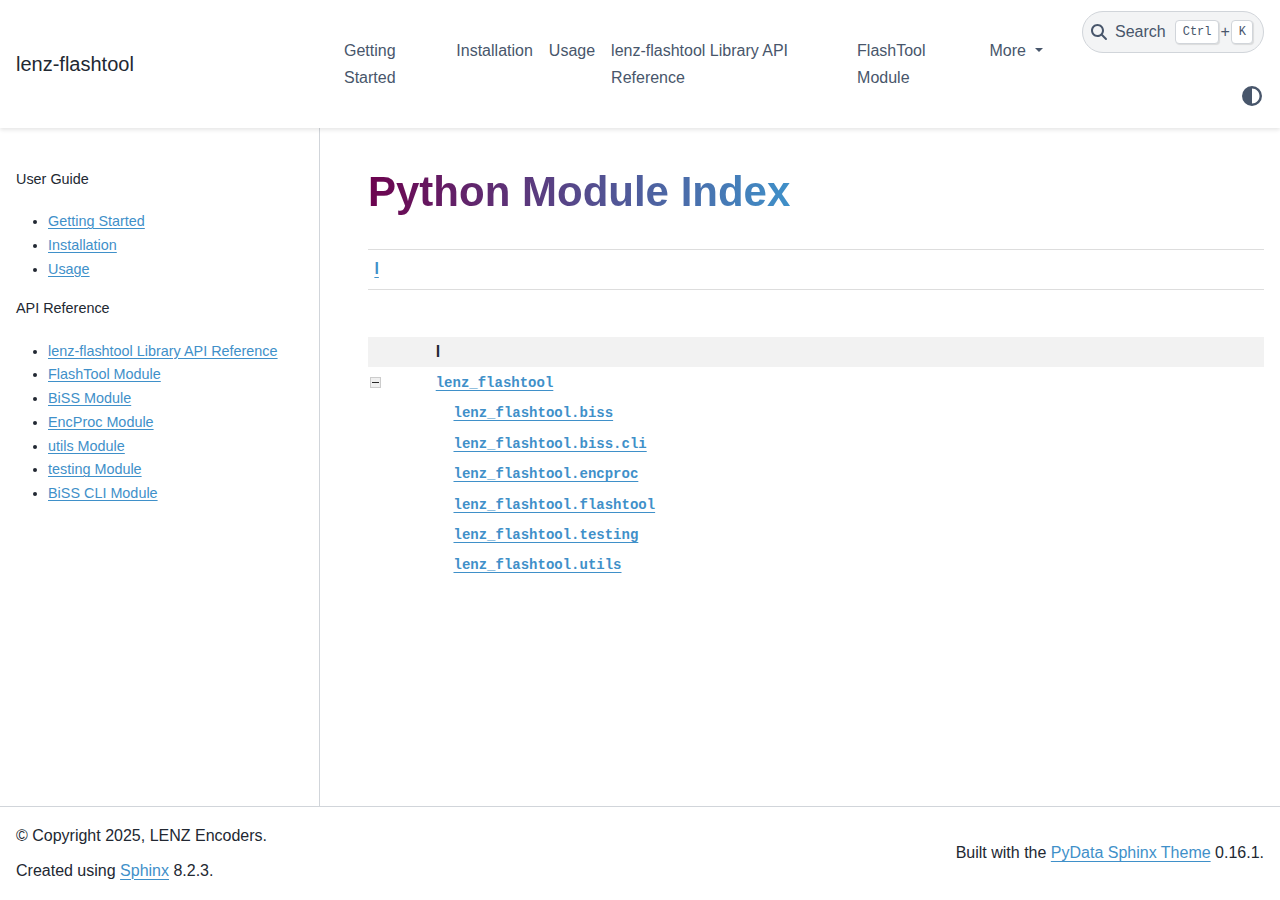
<file: docs/_build/html/py-modindex.html>
<!DOCTYPE html>


<html lang="en" data-content_root="./" >

  <head>
    <meta charset="utf-8" />
    <meta name="viewport" content="width=device-width, initial-scale=1.0" />
    <title>Python Module Index &#8212; lenz-flashtool 0.1.9 documentation</title>
  
  
  
  <script data-cfasync="false">
    document.documentElement.dataset.mode = localStorage.getItem("mode") || "";
    document.documentElement.dataset.theme = localStorage.getItem("theme") || "";
  </script>
  <!--
    this give us a css class that will be invisible only if js is disabled
  -->
  <noscript>
    <style>
      .pst-js-only { display: none !important; }

    </style>
  </noscript>
  
  <!-- Loaded before other Sphinx assets -->
  <link href="_static/styles/theme.css?digest=8878045cc6db502f8baf" rel="stylesheet" />
<link href="_static/styles/pydata-sphinx-theme.css?digest=8878045cc6db502f8baf" rel="stylesheet" />

    <link rel="stylesheet" type="text/css" href="_static/pygments.css?v=5349f25f" />
    <link rel="stylesheet" type="text/css" href="_static/sphinx-design.min.css?v=95c83b7e" />
    <link rel="stylesheet" type="text/css" href="_static/custom.css?v=ce421a57" />
  
  <!-- So that users can add custom icons -->
  <script src="_static/scripts/fontawesome.js?digest=8878045cc6db502f8baf"></script>
  <!-- Pre-loaded scripts that we'll load fully later -->
  <link rel="preload" as="script" href="_static/scripts/bootstrap.js?digest=8878045cc6db502f8baf" />
<link rel="preload" as="script" href="_static/scripts/pydata-sphinx-theme.js?digest=8878045cc6db502f8baf" />

    <script src="_static/documentation_options.js?v=8618f531"></script>
    <script src="_static/doctools.js?v=9bcbadda"></script>
    <script src="_static/sphinx_highlight.js?v=dc90522c"></script>
    <script src="_static/design-tabs.js?v=f930bc37"></script>
    <script>DOCUMENTATION_OPTIONS.pagename = 'py-modindex';</script>
    <link rel="icon" href="_static/favicon.ico"/>
    <link rel="index" title="Index" href="genindex.html" />
    <link rel="search" title="Search" href="search.html" />

  <meta name="viewport" content="width=device-width, initial-scale=1"/>
  <meta name="docsearch:language" content="en"/>
  <meta name="docsearch:version" content="" />


  </head>
  
  
  <body data-bs-spy="scroll" data-bs-target=".bd-toc-nav" data-offset="180" data-bs-root-margin="0px 0px -60%" data-default-mode="">

  
  
  <div id="pst-skip-link" class="skip-link d-print-none"><a href="#main-content">Skip to main content</a></div>
  
  <div id="pst-scroll-pixel-helper"></div>
  
  <button type="button" class="btn rounded-pill" id="pst-back-to-top">
    <i class="fa-solid fa-arrow-up"></i>Back to top</button>

  
  <dialog id="pst-search-dialog">
    
<form class="bd-search d-flex align-items-center"
      action="search.html"
      method="get">
  <i class="fa-solid fa-magnifying-glass"></i>
  <input type="search"
         class="form-control"
         name="q"
         placeholder="Search the docs ..."
         aria-label="Search the docs ..."
         autocomplete="off"
         autocorrect="off"
         autocapitalize="off"
         spellcheck="false"/>
  <span class="search-button__kbd-shortcut"><kbd class="kbd-shortcut__modifier">Ctrl</kbd>+<kbd>K</kbd></span>
</form>
  </dialog>

  <div class="pst-async-banner-revealer d-none">
  <aside id="bd-header-version-warning" class="d-none d-print-none" aria-label="Version warning"></aside>
</div>

  
    <header class="bd-header navbar navbar-expand-lg bd-navbar d-print-none">
<div class="bd-header__inner bd-page-width">
  <button class="pst-navbar-icon sidebar-toggle primary-toggle" aria-label="Site navigation">
    <span class="fa-solid fa-bars"></span>
  </button>
  
  
  <div class="col-lg-3 navbar-header-items__start">
    
      <div class="navbar-item">

  
    
  

<a class="navbar-brand logo" href="index.html">
  
  
  
  
  
  
    <p class="title logo__title">lenz-flashtool</p>
  
</a></div>
    
  </div>
  
  <div class="col-lg-9 navbar-header-items">
    
    <div class="me-auto navbar-header-items__center">
      
        <div class="navbar-item">
<nav>
  <ul class="bd-navbar-elements navbar-nav">
    
<li class="nav-item ">
  <a class="nav-link nav-internal" href="getting_started.html">
    Getting Started
  </a>
</li>


<li class="nav-item ">
  <a class="nav-link nav-internal" href="installation.html">
    Installation
  </a>
</li>


<li class="nav-item ">
  <a class="nav-link nav-internal" href="usage.html">
    Usage
  </a>
</li>


<li class="nav-item ">
  <a class="nav-link nav-internal" href="api.html">
    lenz-flashtool Library API Reference
  </a>
</li>


<li class="nav-item ">
  <a class="nav-link nav-internal" href="FlashTool.html">
    FlashTool Module
  </a>
</li>

            <li class="nav-item dropdown">
                <button class="btn dropdown-toggle nav-item" type="button"
                data-bs-toggle="dropdown" aria-expanded="false"
                aria-controls="pst-nav-more-links">
                    More
                </button>
                <ul id="pst-nav-more-links" class="dropdown-menu">
                    
<li class=" ">
  <a class="nav-link dropdown-item nav-internal" href="BiSS.html">
    BiSS Module
  </a>
</li>


<li class=" ">
  <a class="nav-link dropdown-item nav-internal" href="EncProc.html">
    EncProc Module
  </a>
</li>


<li class=" ">
  <a class="nav-link dropdown-item nav-internal" href="utils.html">
    utils Module
  </a>
</li>


<li class=" ">
  <a class="nav-link dropdown-item nav-internal" href="testing.html">
    testing Module
  </a>
</li>


<li class=" ">
  <a class="nav-link dropdown-item nav-internal" href="BiSS%20CLI.html">
    BiSS CLI Module
  </a>
</li>

                </ul>
            </li>
            
  </ul>
</nav></div>
      
    </div>
    
    
    <div class="navbar-header-items__end">
      
        <div class="navbar-item navbar-persistent--container">
          

<button class="btn search-button-field search-button__button pst-js-only" title="Search" aria-label="Search" data-bs-placement="bottom" data-bs-toggle="tooltip">
 <i class="fa-solid fa-magnifying-glass"></i>
 <span class="search-button__default-text">Search</span>
 <span class="search-button__kbd-shortcut"><kbd class="kbd-shortcut__modifier">Ctrl</kbd>+<kbd class="kbd-shortcut__modifier">K</kbd></span>
</button>
        </div>
      
      
        <div class="navbar-item">

<button class="btn btn-sm nav-link pst-navbar-icon theme-switch-button pst-js-only" aria-label="Color mode" data-bs-title="Color mode"  data-bs-placement="bottom" data-bs-toggle="tooltip">
  <i class="theme-switch fa-solid fa-sun                fa-lg" data-mode="light" title="Light"></i>
  <i class="theme-switch fa-solid fa-moon               fa-lg" data-mode="dark"  title="Dark"></i>
  <i class="theme-switch fa-solid fa-circle-half-stroke fa-lg" data-mode="auto"  title="System Settings"></i>
</button></div>
      
    </div>
    
  </div>
  
  
    <div class="navbar-persistent--mobile">

<button class="btn search-button-field search-button__button pst-js-only" title="Search" aria-label="Search" data-bs-placement="bottom" data-bs-toggle="tooltip">
 <i class="fa-solid fa-magnifying-glass"></i>
 <span class="search-button__default-text">Search</span>
 <span class="search-button__kbd-shortcut"><kbd class="kbd-shortcut__modifier">Ctrl</kbd>+<kbd class="kbd-shortcut__modifier">K</kbd></span>
</button>
    </div>
  

  
</div>

    </header>
  

  <div class="bd-container">
    <div class="bd-container__inner bd-page-width">
      
      
      
        
      
      <dialog id="pst-primary-sidebar-modal"></dialog>
      <div id="pst-primary-sidebar" class="bd-sidebar-primary bd-sidebar">
        

  
  <div class="sidebar-header-items sidebar-primary__section">
    
    
      <div class="sidebar-header-items__center">
        
          
          
            <div class="navbar-item">
<nav>
  <ul class="bd-navbar-elements navbar-nav">
    
<li class="nav-item ">
  <a class="nav-link nav-internal" href="getting_started.html">
    Getting Started
  </a>
</li>


<li class="nav-item ">
  <a class="nav-link nav-internal" href="installation.html">
    Installation
  </a>
</li>


<li class="nav-item ">
  <a class="nav-link nav-internal" href="usage.html">
    Usage
  </a>
</li>


<li class="nav-item ">
  <a class="nav-link nav-internal" href="api.html">
    lenz-flashtool Library API Reference
  </a>
</li>


<li class="nav-item ">
  <a class="nav-link nav-internal" href="FlashTool.html">
    FlashTool Module
  </a>
</li>


<li class="nav-item ">
  <a class="nav-link nav-internal" href="BiSS.html">
    BiSS Module
  </a>
</li>


<li class="nav-item ">
  <a class="nav-link nav-internal" href="EncProc.html">
    EncProc Module
  </a>
</li>


<li class="nav-item ">
  <a class="nav-link nav-internal" href="utils.html">
    utils Module
  </a>
</li>


<li class="nav-item ">
  <a class="nav-link nav-internal" href="testing.html">
    testing Module
  </a>
</li>


<li class="nav-item ">
  <a class="nav-link nav-internal" href="BiSS%20CLI.html">
    BiSS CLI Module
  </a>
</li>

  </ul>
</nav></div>
          
        
      </div>
    
    
    
      <div class="sidebar-header-items__end">
        
          <div class="navbar-item">

<button class="btn btn-sm nav-link pst-navbar-icon theme-switch-button pst-js-only" aria-label="Color mode" data-bs-title="Color mode"  data-bs-placement="bottom" data-bs-toggle="tooltip">
  <i class="theme-switch fa-solid fa-sun                fa-lg" data-mode="light" title="Light"></i>
  <i class="theme-switch fa-solid fa-moon               fa-lg" data-mode="dark"  title="Dark"></i>
  <i class="theme-switch fa-solid fa-circle-half-stroke fa-lg" data-mode="auto"  title="System Settings"></i>
</button></div>
        
      </div>
    
  </div>
  
    <div class="sidebar-primary-items__start sidebar-primary__section">
        <div class="sidebar-primary-item">
<h3><a href="index.html">Table of Contents</a></h3>
<p aria-level="2" class="caption" role="heading"><span class="caption-text">User Guide</span></p>
<ul>
<li class="toctree-l1"><a class="reference internal" href="getting_started.html">Getting Started</a></li>
<li class="toctree-l1"><a class="reference internal" href="installation.html">Installation</a></li>
<li class="toctree-l1"><a class="reference internal" href="usage.html">Usage</a></li>
</ul>
<p aria-level="2" class="caption" role="heading"><span class="caption-text">API Reference</span></p>
<ul>
<li class="toctree-l1"><a class="reference internal" href="api.html">lenz-flashtool Library API Reference</a></li>
<li class="toctree-l1"><a class="reference internal" href="FlashTool.html">FlashTool Module</a></li>
<li class="toctree-l1"><a class="reference internal" href="BiSS.html">BiSS Module</a></li>
<li class="toctree-l1"><a class="reference internal" href="EncProc.html">EncProc Module</a></li>
<li class="toctree-l1"><a class="reference internal" href="utils.html">utils Module</a></li>
<li class="toctree-l1"><a class="reference internal" href="testing.html">testing Module</a></li>
<li class="toctree-l1"><a class="reference internal" href="BiSS%20CLI.html">BiSS CLI Module</a></li>
</ul>
</div>
    </div>
  
  
  <div class="sidebar-primary-items__end sidebar-primary__section">
      <div class="sidebar-primary-item">
<div id="ethical-ad-placement"
      class="flat"
      data-ea-publisher="readthedocs"
      data-ea-type="readthedocs-sidebar"
      data-ea-manual="true">
</div></div>
  </div>


      </div>
      
      <main id="main-content" class="bd-main" role="main">
        
        
          <div class="bd-content">
            <div class="bd-article-container">
              
              <div class="bd-header-article d-print-none"></div>
              
              
              
                
<div id="searchbox"></div>
                <article class="bd-article">
                  

   <h1>Python Module Index</h1>

   <div class="modindex-jumpbox">
   <a href="#cap-l"><strong>l</strong></a>
   </div>

   <table class="indextable modindextable">
     <tr class="pcap"><td></td><td>&#160;</td><td></td></tr>
     <tr class="cap" id="cap-l"><td></td><td>
       <strong>l</strong></td><td></td></tr>
     <tr>
       <td><img src="_static/minus.png" class="toggler"
              id="toggle-1" style="display: none" alt="-" /></td>
       <td>
       <a href="api.html#module-lenz_flashtool"><code class="xref">lenz_flashtool</code></a></td><td>
       <em></em></td></tr>
     <tr class="cg-1">
       <td></td>
       <td>&#160;&#160;&#160;
       <a href="BiSS.html#module-lenz_flashtool.biss"><code class="xref">lenz_flashtool.biss</code></a></td><td>
       <em></em></td></tr>
     <tr class="cg-1">
       <td></td>
       <td>&#160;&#160;&#160;
       <a href="BiSS%20CLI.html#module-lenz_flashtool.biss.cli"><code class="xref">lenz_flashtool.biss.cli</code></a></td><td>
       <em></em></td></tr>
     <tr class="cg-1">
       <td></td>
       <td>&#160;&#160;&#160;
       <a href="EncProc.html#module-lenz_flashtool.encproc"><code class="xref">lenz_flashtool.encproc</code></a></td><td>
       <em></em></td></tr>
     <tr class="cg-1">
       <td></td>
       <td>&#160;&#160;&#160;
       <a href="FlashTool.html#module-lenz_flashtool.flashtool"><code class="xref">lenz_flashtool.flashtool</code></a></td><td>
       <em></em></td></tr>
     <tr class="cg-1">
       <td></td>
       <td>&#160;&#160;&#160;
       <a href="testing.html#module-lenz_flashtool.testing"><code class="xref">lenz_flashtool.testing</code></a></td><td>
       <em></em></td></tr>
     <tr class="cg-1">
       <td></td>
       <td>&#160;&#160;&#160;
       <a href="utils.html#module-lenz_flashtool.utils"><code class="xref">lenz_flashtool.utils</code></a></td><td>
       <em></em></td></tr>
   </table>


                </article>
              
              
              
              
              
                <footer class="prev-next-footer d-print-none">
                  
<div class="prev-next-area">
</div>
                </footer>
              
            </div>
            
            
              
            
          </div>
          <footer class="bd-footer-content">
            
          </footer>
        
      </main>
    </div>
  </div>
  
  <!-- Scripts loaded after <body> so the DOM is not blocked -->
  <script defer src="_static/scripts/bootstrap.js?digest=8878045cc6db502f8baf"></script>
<script defer src="_static/scripts/pydata-sphinx-theme.js?digest=8878045cc6db502f8baf"></script>

  <footer class="bd-footer">
<div class="bd-footer__inner bd-page-width">
  
    <div class="footer-items__start">
      
        <div class="footer-item">

  <p class="copyright">
    
      © Copyright 2025, LENZ Encoders.
      <br/>
    
  </p>
</div>
      
        <div class="footer-item">

  <p class="sphinx-version">
    Created using <a href="https://www.sphinx-doc.org/">Sphinx</a> 8.2.3.
    <br/>
  </p>
</div>
      
    </div>
  
  
  
    <div class="footer-items__end">
      
        <div class="footer-item">
<p class="theme-version">
  <!-- # L10n: Setting the PST URL as an argument as this does not need to be localized -->
  Built with the <a href="https://pydata-sphinx-theme.readthedocs.io/en/stable/index.html">PyData Sphinx Theme</a> 0.16.1.
</p></div>
      
    </div>
  
</div>

  </footer>
  </body>
</html>
</file>
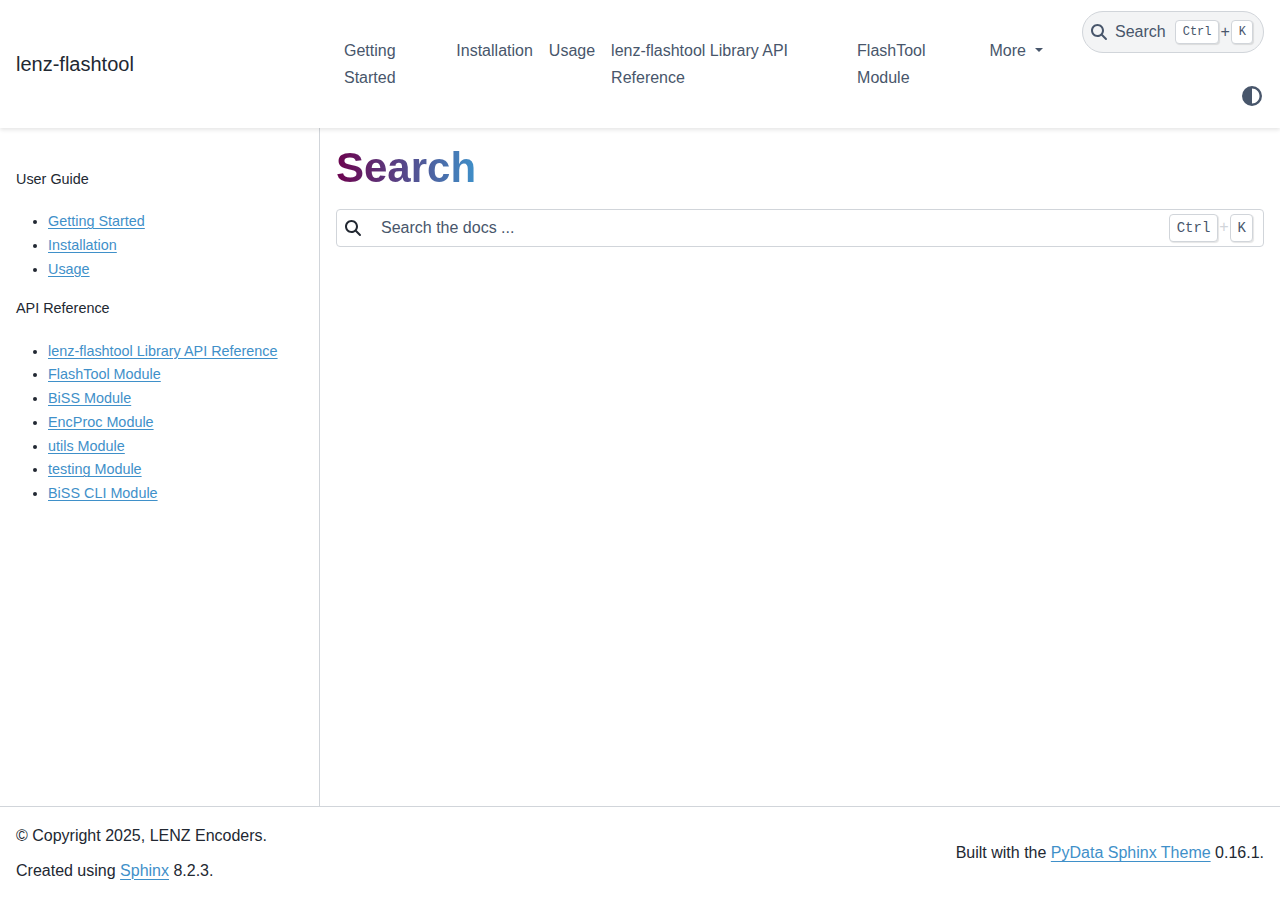
<file: docs/_build/html/search.html>
<!DOCTYPE html>


<html lang="en" data-content_root="./" >

  <head>
    <meta charset="utf-8" />
    <meta name="viewport" content="width=device-width, initial-scale=1.0" /><title>Search - lenz-flashtool 0.1.9 documentation</title>
  
  
  
  <script data-cfasync="false">
    document.documentElement.dataset.mode = localStorage.getItem("mode") || "";
    document.documentElement.dataset.theme = localStorage.getItem("theme") || "";
  </script>
  <!--
    this give us a css class that will be invisible only if js is disabled
  -->
  <noscript>
    <style>
      .pst-js-only { display: none !important; }

    </style>
  </noscript>
  
  <!-- Loaded before other Sphinx assets -->
  <link href="_static/styles/theme.css?digest=8878045cc6db502f8baf" rel="stylesheet" />
<link href="_static/styles/pydata-sphinx-theme.css?digest=8878045cc6db502f8baf" rel="stylesheet" />

    <link rel="stylesheet" type="text/css" href="_static/pygments.css?v=5349f25f" />
    <link rel="stylesheet" type="text/css" href="_static/sphinx-design.min.css?v=95c83b7e" />
    <link rel="stylesheet" type="text/css" href="_static/custom.css?v=ce421a57" />
  
  <!-- So that users can add custom icons -->
  <script src="_static/scripts/fontawesome.js?digest=8878045cc6db502f8baf"></script>
  <!-- Pre-loaded scripts that we'll load fully later -->
  <link rel="preload" as="script" href="_static/scripts/bootstrap.js?digest=8878045cc6db502f8baf" />
<link rel="preload" as="script" href="_static/scripts/pydata-sphinx-theme.js?digest=8878045cc6db502f8baf" />

    <script src="_static/documentation_options.js?v=8618f531"></script>
    <script src="_static/doctools.js?v=9bcbadda"></script>
    <script src="_static/sphinx_highlight.js?v=dc90522c"></script>
    <script src="_static/design-tabs.js?v=f930bc37"></script>
    <script>DOCUMENTATION_OPTIONS.pagename = 'search';</script>
  <script src="_static/searchtools.js"></script>
  <script src="_static/language_data.js"></script>
  <script src="searchindex.js"></script>
    <link rel="icon" href="_static/favicon.ico"/>
    <link rel="index" title="Index" href="genindex.html" />
    <link rel="search" title="Search" href="#" />
  <meta name="viewport" content="width=device-width, initial-scale=1"/>
  <meta name="docsearch:language" content="en"/>
  <meta name="docsearch:version" content="" />
  </head>
  
  
  <body data-bs-spy="scroll" data-bs-target=".bd-toc-nav" data-offset="180" data-bs-root-margin="0px 0px -60%" data-default-mode="">

  
  
  <div id="pst-skip-link" class="skip-link d-print-none"><a href="#main-content">Skip to main content</a></div>
  
  <div id="pst-scroll-pixel-helper"></div>
  
  <button type="button" class="btn rounded-pill" id="pst-back-to-top">
    <i class="fa-solid fa-arrow-up"></i>Back to top</button>

  
  <dialog id="pst-search-dialog">
    
<form class="bd-search d-flex align-items-center"
      action="#"
      method="get">
  <i class="fa-solid fa-magnifying-glass"></i>
  <input type="search"
         class="form-control"
         name="q"
         placeholder="Search the docs ..."
         aria-label="Search the docs ..."
         autocomplete="off"
         autocorrect="off"
         autocapitalize="off"
         spellcheck="false"/>
  <span class="search-button__kbd-shortcut"><kbd class="kbd-shortcut__modifier">Ctrl</kbd>+<kbd>K</kbd></span>
</form>
  </dialog>

  <div class="pst-async-banner-revealer d-none">
  <aside id="bd-header-version-warning" class="d-none d-print-none" aria-label="Version warning"></aside>
</div>

  
    <header class="bd-header navbar navbar-expand-lg bd-navbar d-print-none">
<div class="bd-header__inner bd-page-width">
  <button class="pst-navbar-icon sidebar-toggle primary-toggle" aria-label="Site navigation">
    <span class="fa-solid fa-bars"></span>
  </button>
  
  
  <div class="col-lg-3 navbar-header-items__start">
    
      <div class="navbar-item">

  
    
  

<a class="navbar-brand logo" href="index.html">
  
  
  
  
  
  
    <p class="title logo__title">lenz-flashtool</p>
  
</a></div>
    
  </div>
  
  <div class="col-lg-9 navbar-header-items">
    
    <div class="me-auto navbar-header-items__center">
      
        <div class="navbar-item">
<nav>
  <ul class="bd-navbar-elements navbar-nav">
    
<li class="nav-item ">
  <a class="nav-link nav-internal" href="getting_started.html">
    Getting Started
  </a>
</li>


<li class="nav-item ">
  <a class="nav-link nav-internal" href="installation.html">
    Installation
  </a>
</li>


<li class="nav-item ">
  <a class="nav-link nav-internal" href="usage.html">
    Usage
  </a>
</li>


<li class="nav-item ">
  <a class="nav-link nav-internal" href="api.html">
    lenz-flashtool Library API Reference
  </a>
</li>


<li class="nav-item ">
  <a class="nav-link nav-internal" href="FlashTool.html">
    FlashTool Module
  </a>
</li>

            <li class="nav-item dropdown">
                <button class="btn dropdown-toggle nav-item" type="button"
                data-bs-toggle="dropdown" aria-expanded="false"
                aria-controls="pst-nav-more-links">
                    More
                </button>
                <ul id="pst-nav-more-links" class="dropdown-menu">
                    
<li class=" ">
  <a class="nav-link dropdown-item nav-internal" href="BiSS.html">
    BiSS Module
  </a>
</li>


<li class=" ">
  <a class="nav-link dropdown-item nav-internal" href="EncProc.html">
    EncProc Module
  </a>
</li>


<li class=" ">
  <a class="nav-link dropdown-item nav-internal" href="utils.html">
    utils Module
  </a>
</li>


<li class=" ">
  <a class="nav-link dropdown-item nav-internal" href="testing.html">
    testing Module
  </a>
</li>


<li class=" ">
  <a class="nav-link dropdown-item nav-internal" href="BiSS%20CLI.html">
    BiSS CLI Module
  </a>
</li>

                </ul>
            </li>
            
  </ul>
</nav></div>
      
    </div>
    
    
    <div class="navbar-header-items__end">
      
        <div class="navbar-item navbar-persistent--container">
          

<button class="btn search-button-field search-button__button pst-js-only" title="Search" aria-label="Search" data-bs-placement="bottom" data-bs-toggle="tooltip">
 <i class="fa-solid fa-magnifying-glass"></i>
 <span class="search-button__default-text">Search</span>
 <span class="search-button__kbd-shortcut"><kbd class="kbd-shortcut__modifier">Ctrl</kbd>+<kbd class="kbd-shortcut__modifier">K</kbd></span>
</button>
        </div>
      
      
        <div class="navbar-item">

<button class="btn btn-sm nav-link pst-navbar-icon theme-switch-button pst-js-only" aria-label="Color mode" data-bs-title="Color mode"  data-bs-placement="bottom" data-bs-toggle="tooltip">
  <i class="theme-switch fa-solid fa-sun                fa-lg" data-mode="light" title="Light"></i>
  <i class="theme-switch fa-solid fa-moon               fa-lg" data-mode="dark"  title="Dark"></i>
  <i class="theme-switch fa-solid fa-circle-half-stroke fa-lg" data-mode="auto"  title="System Settings"></i>
</button></div>
      
    </div>
    
  </div>
  
  
    <div class="navbar-persistent--mobile">

<button class="btn search-button-field search-button__button pst-js-only" title="Search" aria-label="Search" data-bs-placement="bottom" data-bs-toggle="tooltip">
 <i class="fa-solid fa-magnifying-glass"></i>
 <span class="search-button__default-text">Search</span>
 <span class="search-button__kbd-shortcut"><kbd class="kbd-shortcut__modifier">Ctrl</kbd>+<kbd class="kbd-shortcut__modifier">K</kbd></span>
</button>
    </div>
  

  
</div>

    </header>
  

  <div class="bd-container">
    <div class="bd-container__inner bd-page-width">
      
      
      
        
      
      <dialog id="pst-primary-sidebar-modal"></dialog>
      <div id="pst-primary-sidebar" class="bd-sidebar-primary bd-sidebar">
        

  
  <div class="sidebar-header-items sidebar-primary__section">
    
    
      <div class="sidebar-header-items__center">
        
          
          
            <div class="navbar-item">
<nav>
  <ul class="bd-navbar-elements navbar-nav">
    
<li class="nav-item ">
  <a class="nav-link nav-internal" href="getting_started.html">
    Getting Started
  </a>
</li>


<li class="nav-item ">
  <a class="nav-link nav-internal" href="installation.html">
    Installation
  </a>
</li>


<li class="nav-item ">
  <a class="nav-link nav-internal" href="usage.html">
    Usage
  </a>
</li>


<li class="nav-item ">
  <a class="nav-link nav-internal" href="api.html">
    lenz-flashtool Library API Reference
  </a>
</li>


<li class="nav-item ">
  <a class="nav-link nav-internal" href="FlashTool.html">
    FlashTool Module
  </a>
</li>


<li class="nav-item ">
  <a class="nav-link nav-internal" href="BiSS.html">
    BiSS Module
  </a>
</li>


<li class="nav-item ">
  <a class="nav-link nav-internal" href="EncProc.html">
    EncProc Module
  </a>
</li>


<li class="nav-item ">
  <a class="nav-link nav-internal" href="utils.html">
    utils Module
  </a>
</li>


<li class="nav-item ">
  <a class="nav-link nav-internal" href="testing.html">
    testing Module
  </a>
</li>


<li class="nav-item ">
  <a class="nav-link nav-internal" href="BiSS%20CLI.html">
    BiSS CLI Module
  </a>
</li>

  </ul>
</nav></div>
          
        
      </div>
    
    
    
      <div class="sidebar-header-items__end">
        
          <div class="navbar-item">

<button class="btn btn-sm nav-link pst-navbar-icon theme-switch-button pst-js-only" aria-label="Color mode" data-bs-title="Color mode"  data-bs-placement="bottom" data-bs-toggle="tooltip">
  <i class="theme-switch fa-solid fa-sun                fa-lg" data-mode="light" title="Light"></i>
  <i class="theme-switch fa-solid fa-moon               fa-lg" data-mode="dark"  title="Dark"></i>
  <i class="theme-switch fa-solid fa-circle-half-stroke fa-lg" data-mode="auto"  title="System Settings"></i>
</button></div>
        
      </div>
    
  </div>
  
    <div class="sidebar-primary-items__start sidebar-primary__section">
        <div class="sidebar-primary-item">
<h3><a href="index.html">Table of Contents</a></h3>
<p aria-level="2" class="caption" role="heading"><span class="caption-text">User Guide</span></p>
<ul>
<li class="toctree-l1"><a class="reference internal" href="getting_started.html">Getting Started</a></li>
<li class="toctree-l1"><a class="reference internal" href="installation.html">Installation</a></li>
<li class="toctree-l1"><a class="reference internal" href="usage.html">Usage</a></li>
</ul>
<p aria-level="2" class="caption" role="heading"><span class="caption-text">API Reference</span></p>
<ul>
<li class="toctree-l1"><a class="reference internal" href="api.html">lenz-flashtool Library API Reference</a></li>
<li class="toctree-l1"><a class="reference internal" href="FlashTool.html">FlashTool Module</a></li>
<li class="toctree-l1"><a class="reference internal" href="BiSS.html">BiSS Module</a></li>
<li class="toctree-l1"><a class="reference internal" href="EncProc.html">EncProc Module</a></li>
<li class="toctree-l1"><a class="reference internal" href="utils.html">utils Module</a></li>
<li class="toctree-l1"><a class="reference internal" href="testing.html">testing Module</a></li>
<li class="toctree-l1"><a class="reference internal" href="BiSS%20CLI.html">BiSS CLI Module</a></li>
</ul>
</div>
    </div>
  
  
  <div class="sidebar-primary-items__end sidebar-primary__section">
      <div class="sidebar-primary-item">
<div id="ethical-ad-placement"
      class="flat"
      data-ea-publisher="readthedocs"
      data-ea-type="readthedocs-sidebar"
      data-ea-manual="true">
</div></div>
  </div>


      </div>
      
      <main id="main-content" class="bd-main" role="main">
        
        
          <div class="bd-content">
            <div class="bd-article-container">
              
              <div class="bd-header-article d-print-none"></div>
              
              
  <div class="bd-search-container">
    <h1>Search</h1>
    <noscript>
      <div class="admonition error">
        <p class="admonition-title">Error</p>
        <p>Please activate JavaScript to enable the search functionality.</p>
      </div>
    </noscript>
    
<form class="bd-search d-flex align-items-center"
      action="#"
      method="get">
  <i class="fa-solid fa-magnifying-glass"></i>
  <input type="search"
         class="form-control"
         name="q"
         placeholder="Search the docs ..."
         aria-label="Search the docs ..."
         autocomplete="off"
         autocorrect="off"
         autocapitalize="off"
         spellcheck="false"/>
  <span class="search-button__kbd-shortcut"><kbd class="kbd-shortcut__modifier">Ctrl</kbd>+<kbd>K</kbd></span>
</form>
    <div id="search-results"></div>
  </div>
  <script>
    // Activate the search field on page load
    let searchInput = document.querySelector("form.bd-search input");
    if (searchInput) {
        searchInput.focus();
        searchInput.select();
        console.log("[PST]: Set focus on search field.");
    }
  </script>

              
              
              
              
                <footer class="prev-next-footer d-print-none">
                  
<div class="prev-next-area">
</div>
                </footer>
              
            </div>
            
            
              
            
          </div>
          <footer class="bd-footer-content">
            
          </footer>
        
      </main>
    </div>
  </div>
  
  <!-- Scripts loaded after <body> so the DOM is not blocked -->
  <script defer src="_static/scripts/bootstrap.js?digest=8878045cc6db502f8baf"></script>
<script defer src="_static/scripts/pydata-sphinx-theme.js?digest=8878045cc6db502f8baf"></script>

  <footer class="bd-footer">
<div class="bd-footer__inner bd-page-width">
  
    <div class="footer-items__start">
      
        <div class="footer-item">

  <p class="copyright">
    
      © Copyright 2025, LENZ Encoders.
      <br/>
    
  </p>
</div>
      
        <div class="footer-item">

  <p class="sphinx-version">
    Created using <a href="https://www.sphinx-doc.org/">Sphinx</a> 8.2.3.
    <br/>
  </p>
</div>
      
    </div>
  
  
  
    <div class="footer-items__end">
      
        <div class="footer-item">
<p class="theme-version">
  <!-- # L10n: Setting the PST URL as an argument as this does not need to be localized -->
  Built with the <a href="https://pydata-sphinx-theme.readthedocs.io/en/stable/index.html">PyData Sphinx Theme</a> 0.16.1.
</p></div>
      
    </div>
  
</div>

  </footer>
  </body>
</html>
</file>
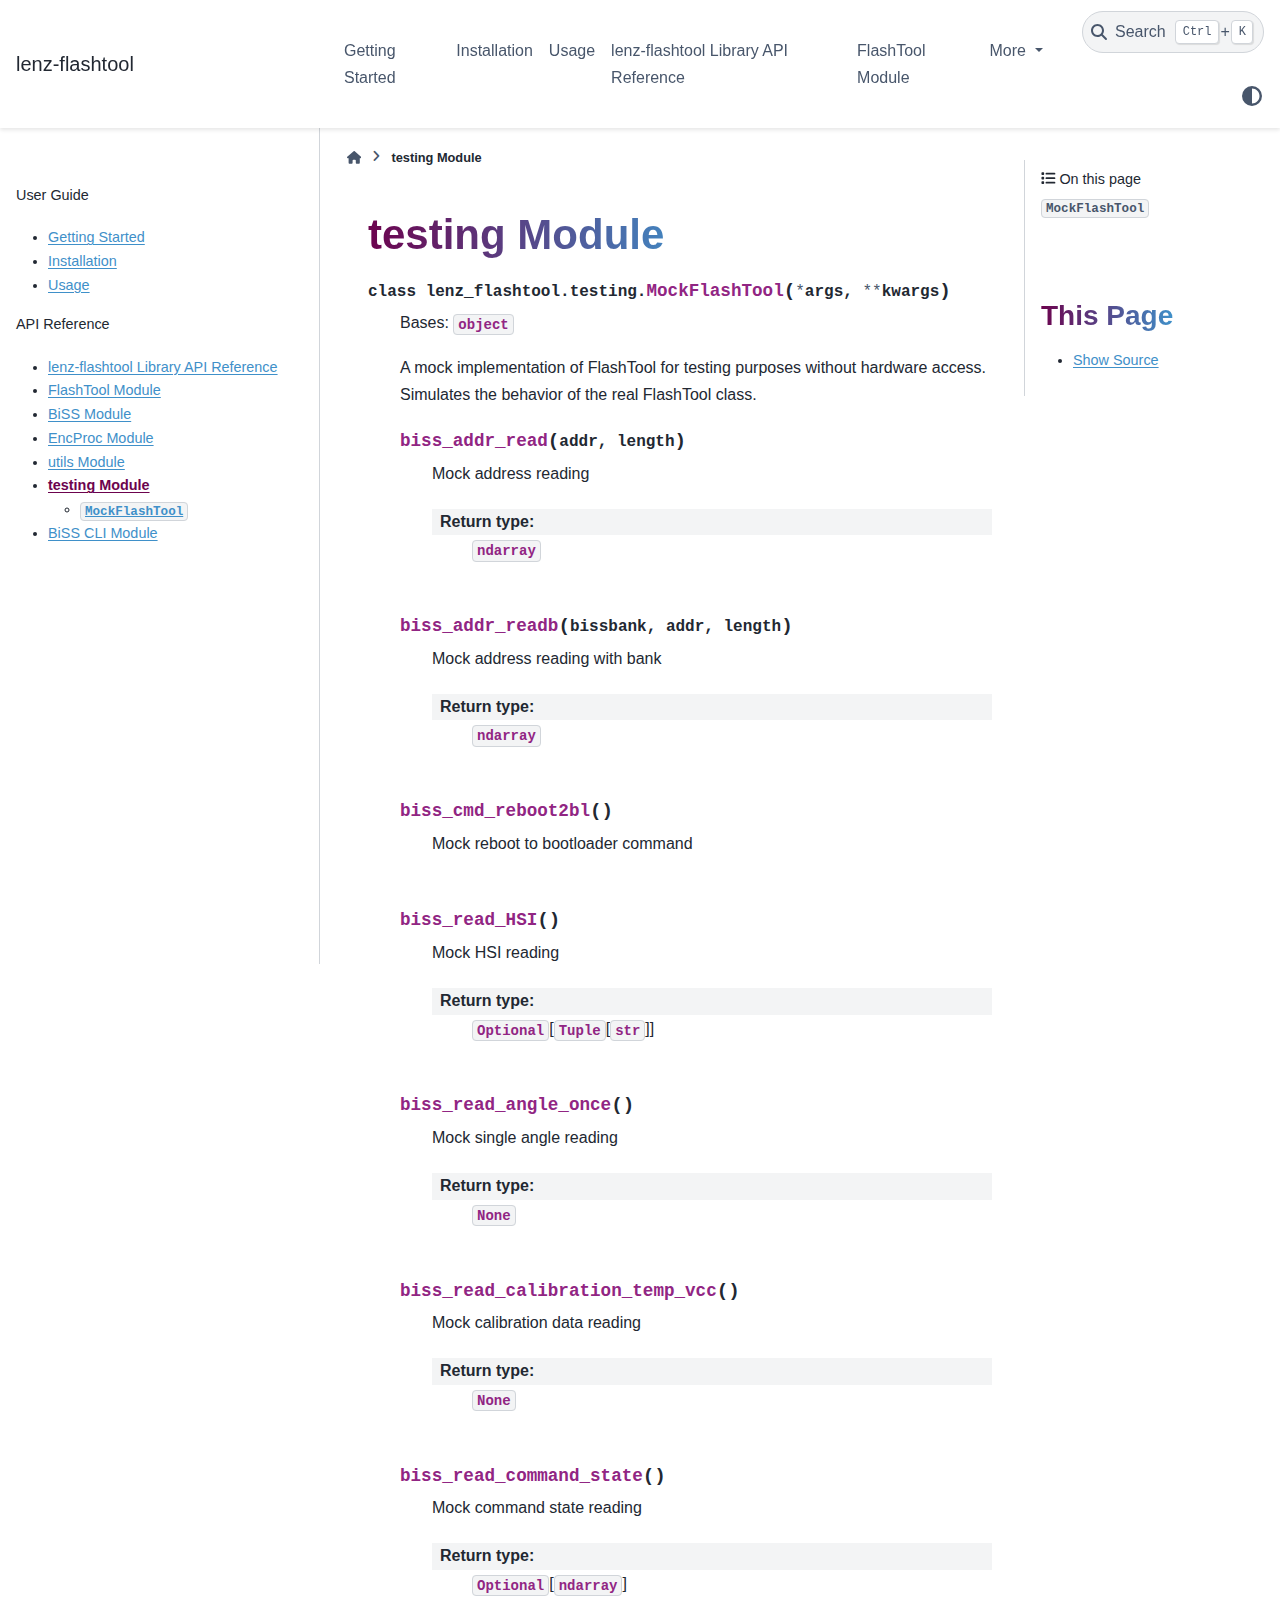
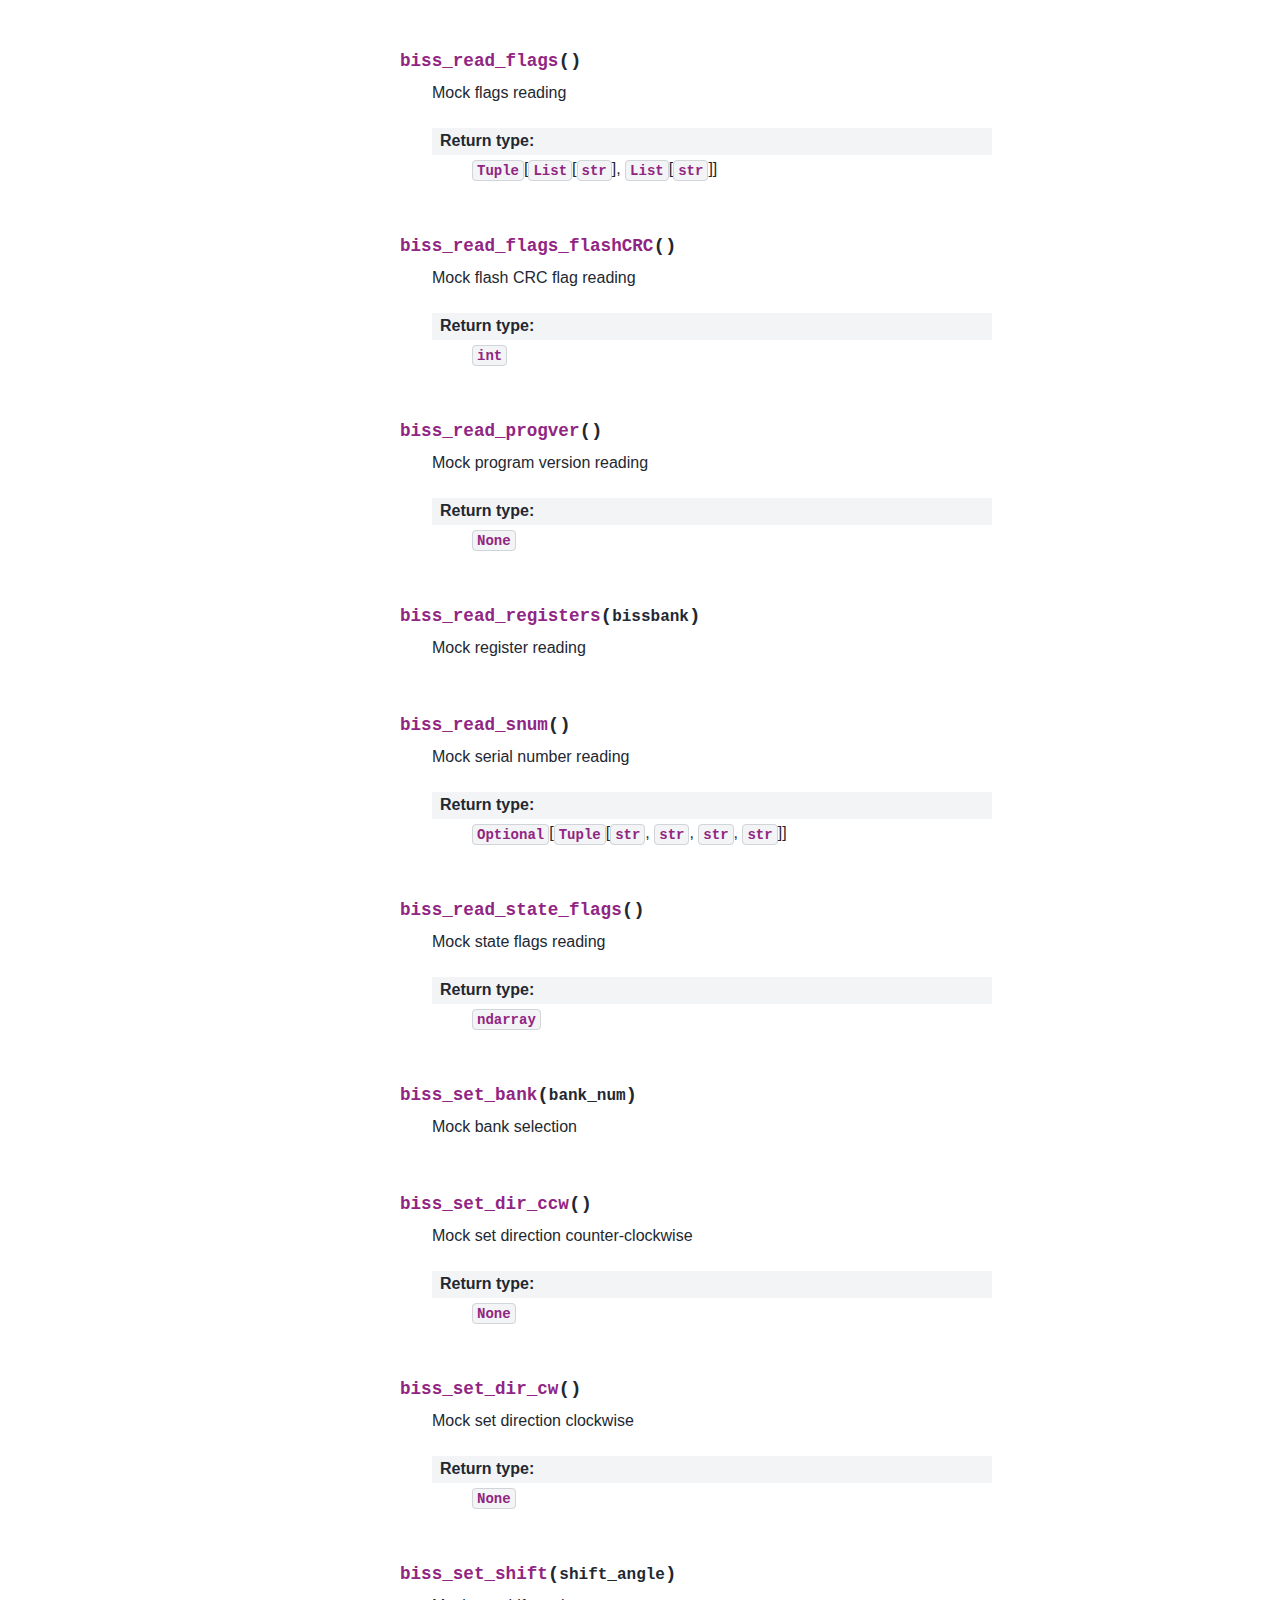
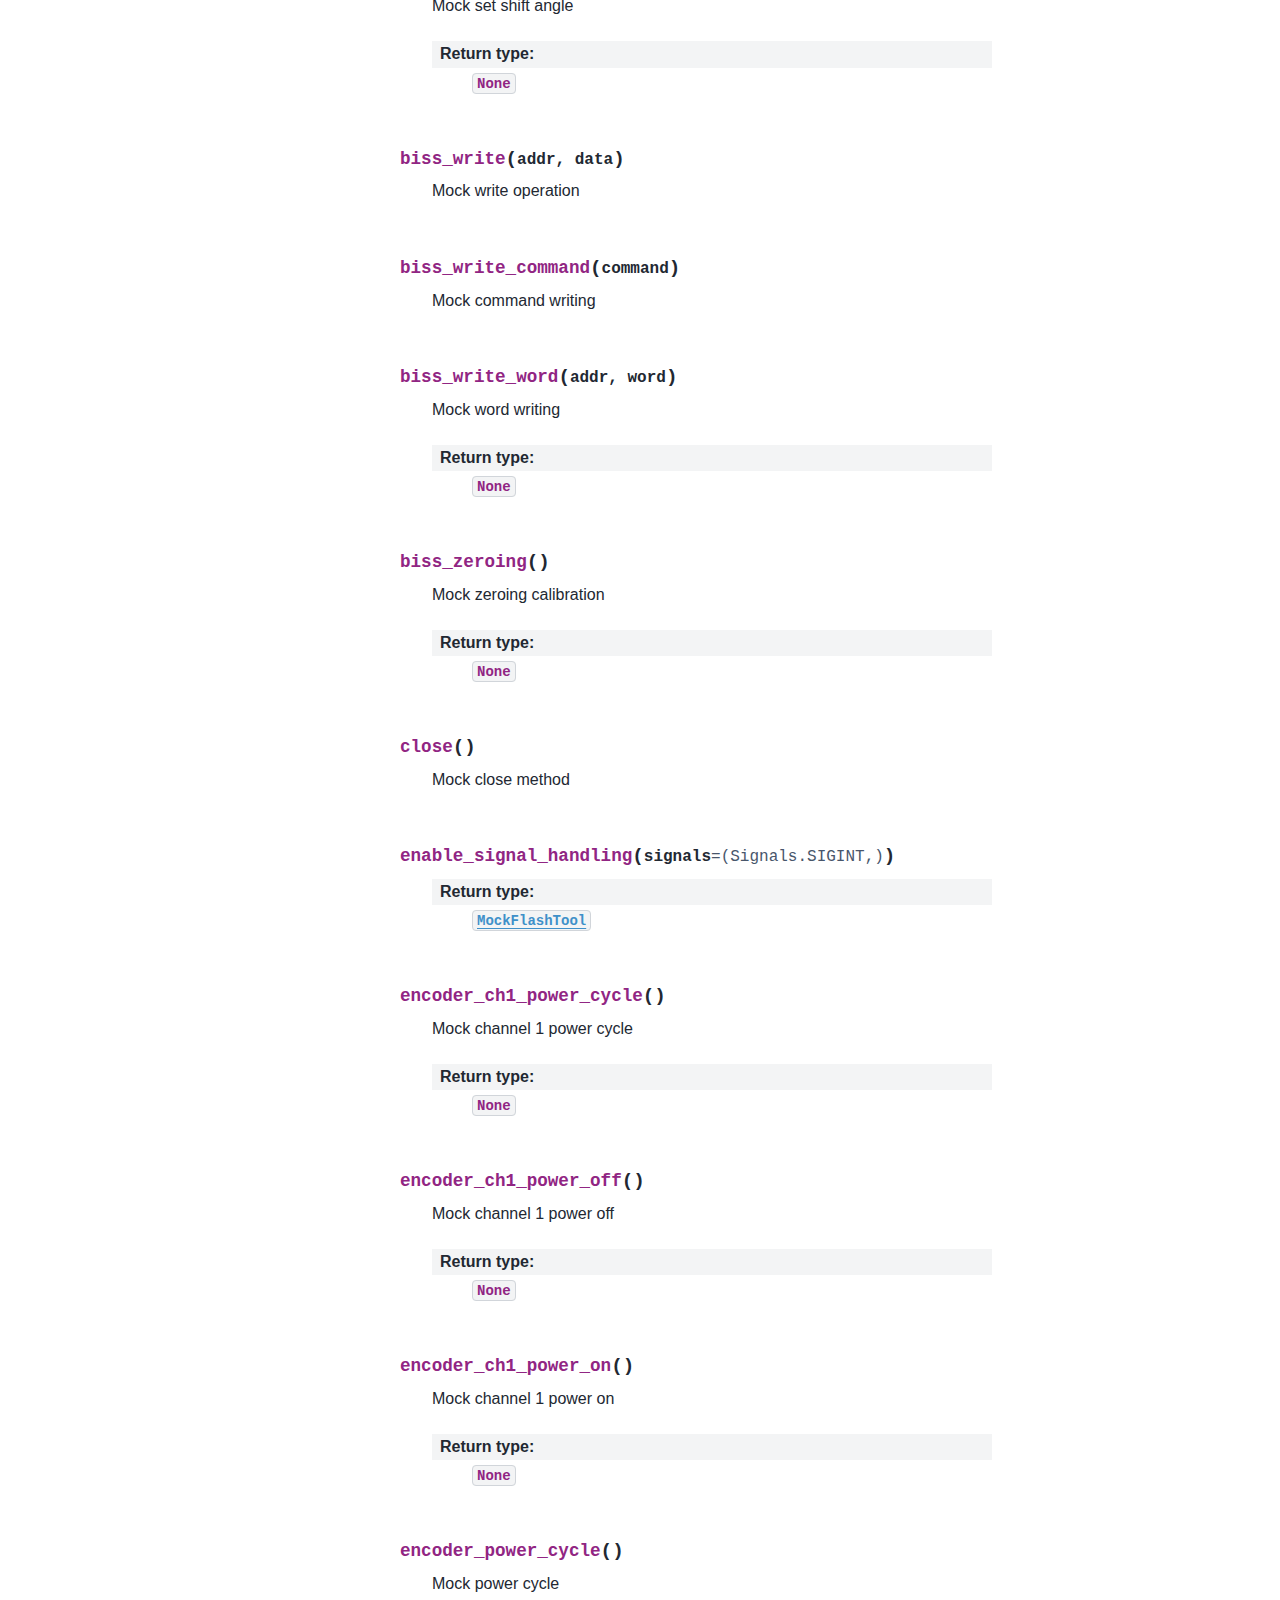
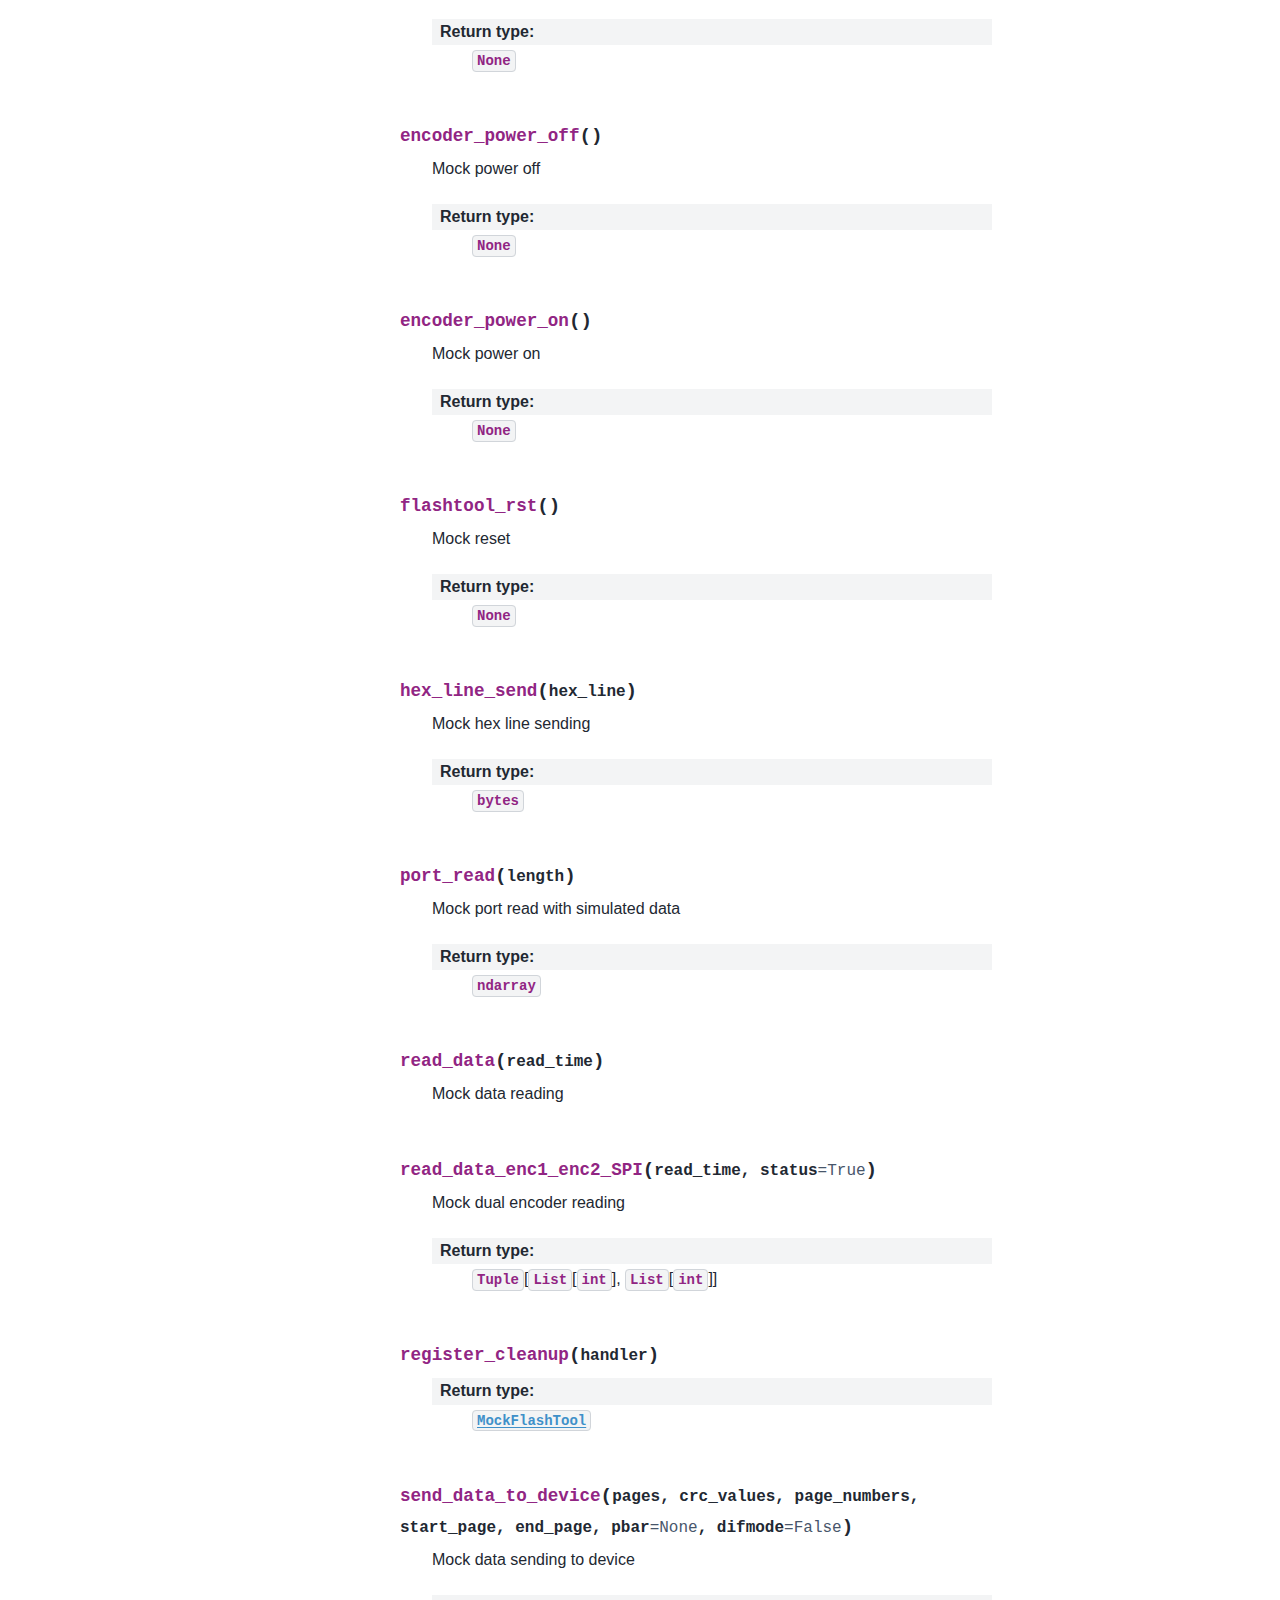
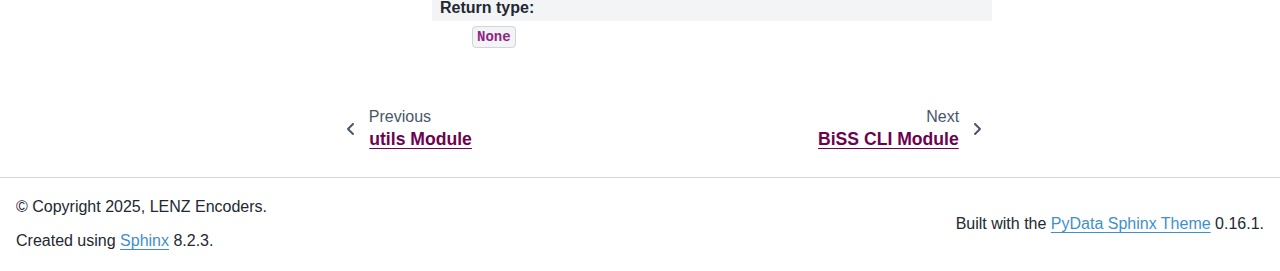
<file: docs/_build/html/testing.html>
<!DOCTYPE html>


<html lang="en" data-content_root="./" >

  <head>
    <meta charset="utf-8" />
    <meta name="viewport" content="width=device-width, initial-scale=1.0" /><meta name="viewport" content="width=device-width, initial-scale=1" />

    <title>testing Module &#8212; lenz-flashtool 0.1.9 documentation</title>
  
  
  
  <script data-cfasync="false">
    document.documentElement.dataset.mode = localStorage.getItem("mode") || "";
    document.documentElement.dataset.theme = localStorage.getItem("theme") || "";
  </script>
  <!--
    this give us a css class that will be invisible only if js is disabled
  -->
  <noscript>
    <style>
      .pst-js-only { display: none !important; }

    </style>
  </noscript>
  
  <!-- Loaded before other Sphinx assets -->
  <link href="_static/styles/theme.css?digest=8878045cc6db502f8baf" rel="stylesheet" />
<link href="_static/styles/pydata-sphinx-theme.css?digest=8878045cc6db502f8baf" rel="stylesheet" />

    <link rel="stylesheet" type="text/css" href="_static/pygments.css?v=5349f25f" />
    <link rel="stylesheet" type="text/css" href="_static/sphinx-design.min.css?v=95c83b7e" />
    <link rel="stylesheet" type="text/css" href="_static/custom.css?v=ce421a57" />
  
  <!-- So that users can add custom icons -->
  <script src="_static/scripts/fontawesome.js?digest=8878045cc6db502f8baf"></script>
  <!-- Pre-loaded scripts that we'll load fully later -->
  <link rel="preload" as="script" href="_static/scripts/bootstrap.js?digest=8878045cc6db502f8baf" />
<link rel="preload" as="script" href="_static/scripts/pydata-sphinx-theme.js?digest=8878045cc6db502f8baf" />

    <script src="_static/documentation_options.js?v=8618f531"></script>
    <script src="_static/doctools.js?v=9bcbadda"></script>
    <script src="_static/sphinx_highlight.js?v=dc90522c"></script>
    <script src="_static/design-tabs.js?v=f930bc37"></script>
    <script>DOCUMENTATION_OPTIONS.pagename = 'testing';</script>
    <link rel="icon" href="_static/favicon.ico"/>
    <link rel="index" title="Index" href="genindex.html" />
    <link rel="search" title="Search" href="search.html" />
    <link rel="next" title="BiSS CLI Module" href="BiSS%20CLI.html" />
    <link rel="prev" title="utils Module" href="utils.html" />
  <meta name="viewport" content="width=device-width, initial-scale=1"/>
  <meta name="docsearch:language" content="en"/>
  <meta name="docsearch:version" content="" />
  </head>
  
  
  <body data-bs-spy="scroll" data-bs-target=".bd-toc-nav" data-offset="180" data-bs-root-margin="0px 0px -60%" data-default-mode="">

  
  
  <div id="pst-skip-link" class="skip-link d-print-none"><a href="#main-content">Skip to main content</a></div>
  
  <div id="pst-scroll-pixel-helper"></div>
  
  <button type="button" class="btn rounded-pill" id="pst-back-to-top">
    <i class="fa-solid fa-arrow-up"></i>Back to top</button>

  
  <dialog id="pst-search-dialog">
    
<form class="bd-search d-flex align-items-center"
      action="search.html"
      method="get">
  <i class="fa-solid fa-magnifying-glass"></i>
  <input type="search"
         class="form-control"
         name="q"
         placeholder="Search the docs ..."
         aria-label="Search the docs ..."
         autocomplete="off"
         autocorrect="off"
         autocapitalize="off"
         spellcheck="false"/>
  <span class="search-button__kbd-shortcut"><kbd class="kbd-shortcut__modifier">Ctrl</kbd>+<kbd>K</kbd></span>
</form>
  </dialog>

  <div class="pst-async-banner-revealer d-none">
  <aside id="bd-header-version-warning" class="d-none d-print-none" aria-label="Version warning"></aside>
</div>

  
    <header class="bd-header navbar navbar-expand-lg bd-navbar d-print-none">
<div class="bd-header__inner bd-page-width">
  <button class="pst-navbar-icon sidebar-toggle primary-toggle" aria-label="Site navigation">
    <span class="fa-solid fa-bars"></span>
  </button>
  
  
  <div class="col-lg-3 navbar-header-items__start">
    
      <div class="navbar-item">

  
    
  

<a class="navbar-brand logo" href="index.html">
  
  
  
  
  
  
    <p class="title logo__title">lenz-flashtool</p>
  
</a></div>
    
  </div>
  
  <div class="col-lg-9 navbar-header-items">
    
    <div class="me-auto navbar-header-items__center">
      
        <div class="navbar-item">
<nav>
  <ul class="bd-navbar-elements navbar-nav">
    
<li class="nav-item ">
  <a class="nav-link nav-internal" href="getting_started.html">
    Getting Started
  </a>
</li>


<li class="nav-item ">
  <a class="nav-link nav-internal" href="installation.html">
    Installation
  </a>
</li>


<li class="nav-item ">
  <a class="nav-link nav-internal" href="usage.html">
    Usage
  </a>
</li>


<li class="nav-item ">
  <a class="nav-link nav-internal" href="api.html">
    lenz-flashtool Library API Reference
  </a>
</li>


<li class="nav-item ">
  <a class="nav-link nav-internal" href="FlashTool.html">
    FlashTool Module
  </a>
</li>

            <li class="nav-item dropdown">
                <button class="btn dropdown-toggle nav-item" type="button"
                data-bs-toggle="dropdown" aria-expanded="false"
                aria-controls="pst-nav-more-links">
                    More
                </button>
                <ul id="pst-nav-more-links" class="dropdown-menu">
                    
<li class=" ">
  <a class="nav-link dropdown-item nav-internal" href="BiSS.html">
    BiSS Module
  </a>
</li>


<li class=" ">
  <a class="nav-link dropdown-item nav-internal" href="EncProc.html">
    EncProc Module
  </a>
</li>


<li class=" ">
  <a class="nav-link dropdown-item nav-internal" href="utils.html">
    utils Module
  </a>
</li>


<li class=" current active">
  <a class="nav-link dropdown-item nav-internal" href="#">
    testing Module
  </a>
</li>


<li class=" ">
  <a class="nav-link dropdown-item nav-internal" href="BiSS%20CLI.html">
    BiSS CLI Module
  </a>
</li>

                </ul>
            </li>
            
  </ul>
</nav></div>
      
    </div>
    
    
    <div class="navbar-header-items__end">
      
        <div class="navbar-item navbar-persistent--container">
          

<button class="btn search-button-field search-button__button pst-js-only" title="Search" aria-label="Search" data-bs-placement="bottom" data-bs-toggle="tooltip">
 <i class="fa-solid fa-magnifying-glass"></i>
 <span class="search-button__default-text">Search</span>
 <span class="search-button__kbd-shortcut"><kbd class="kbd-shortcut__modifier">Ctrl</kbd>+<kbd class="kbd-shortcut__modifier">K</kbd></span>
</button>
        </div>
      
      
        <div class="navbar-item">

<button class="btn btn-sm nav-link pst-navbar-icon theme-switch-button pst-js-only" aria-label="Color mode" data-bs-title="Color mode"  data-bs-placement="bottom" data-bs-toggle="tooltip">
  <i class="theme-switch fa-solid fa-sun                fa-lg" data-mode="light" title="Light"></i>
  <i class="theme-switch fa-solid fa-moon               fa-lg" data-mode="dark"  title="Dark"></i>
  <i class="theme-switch fa-solid fa-circle-half-stroke fa-lg" data-mode="auto"  title="System Settings"></i>
</button></div>
      
    </div>
    
  </div>
  
  
    <div class="navbar-persistent--mobile">

<button class="btn search-button-field search-button__button pst-js-only" title="Search" aria-label="Search" data-bs-placement="bottom" data-bs-toggle="tooltip">
 <i class="fa-solid fa-magnifying-glass"></i>
 <span class="search-button__default-text">Search</span>
 <span class="search-button__kbd-shortcut"><kbd class="kbd-shortcut__modifier">Ctrl</kbd>+<kbd class="kbd-shortcut__modifier">K</kbd></span>
</button>
    </div>
  

  
    <button class="pst-navbar-icon sidebar-toggle secondary-toggle" aria-label="On this page">
      <span class="fa-solid fa-outdent"></span>
    </button>
  
</div>

    </header>
  

  <div class="bd-container">
    <div class="bd-container__inner bd-page-width">
      
      
      
      <dialog id="pst-primary-sidebar-modal"></dialog>
      <div id="pst-primary-sidebar" class="bd-sidebar-primary bd-sidebar">
        

  
  <div class="sidebar-header-items sidebar-primary__section">
    
    
      <div class="sidebar-header-items__center">
        
          
          
            <div class="navbar-item">
<nav>
  <ul class="bd-navbar-elements navbar-nav">
    
<li class="nav-item ">
  <a class="nav-link nav-internal" href="getting_started.html">
    Getting Started
  </a>
</li>


<li class="nav-item ">
  <a class="nav-link nav-internal" href="installation.html">
    Installation
  </a>
</li>


<li class="nav-item ">
  <a class="nav-link nav-internal" href="usage.html">
    Usage
  </a>
</li>


<li class="nav-item ">
  <a class="nav-link nav-internal" href="api.html">
    lenz-flashtool Library API Reference
  </a>
</li>


<li class="nav-item ">
  <a class="nav-link nav-internal" href="FlashTool.html">
    FlashTool Module
  </a>
</li>


<li class="nav-item ">
  <a class="nav-link nav-internal" href="BiSS.html">
    BiSS Module
  </a>
</li>


<li class="nav-item ">
  <a class="nav-link nav-internal" href="EncProc.html">
    EncProc Module
  </a>
</li>


<li class="nav-item ">
  <a class="nav-link nav-internal" href="utils.html">
    utils Module
  </a>
</li>


<li class="nav-item current active">
  <a class="nav-link nav-internal" href="#">
    testing Module
  </a>
</li>


<li class="nav-item ">
  <a class="nav-link nav-internal" href="BiSS%20CLI.html">
    BiSS CLI Module
  </a>
</li>

  </ul>
</nav></div>
          
        
      </div>
    
    
    
      <div class="sidebar-header-items__end">
        
          <div class="navbar-item">

<button class="btn btn-sm nav-link pst-navbar-icon theme-switch-button pst-js-only" aria-label="Color mode" data-bs-title="Color mode"  data-bs-placement="bottom" data-bs-toggle="tooltip">
  <i class="theme-switch fa-solid fa-sun                fa-lg" data-mode="light" title="Light"></i>
  <i class="theme-switch fa-solid fa-moon               fa-lg" data-mode="dark"  title="Dark"></i>
  <i class="theme-switch fa-solid fa-circle-half-stroke fa-lg" data-mode="auto"  title="System Settings"></i>
</button></div>
        
      </div>
    
  </div>
  
    <div class="sidebar-primary-items__start sidebar-primary__section">
        <div class="sidebar-primary-item">
<nav class="bd-docs-nav bd-links"
     aria-label="Section Navigation">
  <p class="bd-links__title" role="heading" aria-level="1">Section Navigation</p>
  <div class="bd-toc-item navbar-nav"></div>
</nav></div>
        <div class="sidebar-primary-item">
<h3><a href="index.html">Table of Contents</a></h3>
<p aria-level="2" class="caption" role="heading"><span class="caption-text">User Guide</span></p>
<ul>
<li class="toctree-l1"><a class="reference internal" href="getting_started.html">Getting Started</a></li>
<li class="toctree-l1"><a class="reference internal" href="installation.html">Installation</a></li>
<li class="toctree-l1"><a class="reference internal" href="usage.html">Usage</a></li>
</ul>
<p aria-level="2" class="caption" role="heading"><span class="caption-text">API Reference</span></p>
<ul class="current">
<li class="toctree-l1"><a class="reference internal" href="api.html">lenz-flashtool Library API Reference</a></li>
<li class="toctree-l1"><a class="reference internal" href="FlashTool.html">FlashTool Module</a></li>
<li class="toctree-l1"><a class="reference internal" href="BiSS.html">BiSS Module</a></li>
<li class="toctree-l1"><a class="reference internal" href="EncProc.html">EncProc Module</a></li>
<li class="toctree-l1"><a class="reference internal" href="utils.html">utils Module</a></li>
<li class="toctree-l1 current"><a class="current reference internal" href="#">testing Module</a><ul>
<li class="toctree-l2"><a class="reference internal" href="#lenz_flashtool.testing.MockFlashTool"><code class="docutils literal notranslate"><span class="pre">MockFlashTool</span></code></a></li>
</ul>
</li>
<li class="toctree-l1"><a class="reference internal" href="BiSS%20CLI.html">BiSS CLI Module</a></li>
</ul>
</div>
    </div>
  
  
  <div class="sidebar-primary-items__end sidebar-primary__section">
      <div class="sidebar-primary-item">
<div id="ethical-ad-placement"
      class="flat"
      data-ea-publisher="readthedocs"
      data-ea-type="readthedocs-sidebar"
      data-ea-manual="true">
</div></div>
  </div>


      </div>
      
      <main id="main-content" class="bd-main" role="main">
        
        
          <div class="bd-content">
            <div class="bd-article-container">
              
              <div class="bd-header-article d-print-none">
<div class="header-article-items header-article__inner">
  
    <div class="header-article-items__start">
      
        <div class="header-article-item">

<nav aria-label="Breadcrumb" class="d-print-none">
  <ul class="bd-breadcrumbs">
    
    <li class="breadcrumb-item breadcrumb-home">
      <a href="index.html" class="nav-link" aria-label="Home">
        <i class="fa-solid fa-home"></i>
      </a>
    </li>
    <li class="breadcrumb-item active" aria-current="page"><span class="ellipsis">testing Module</span></li>
  </ul>
</nav>
</div>
      
    </div>
  
  
</div>
</div>
              
              
              
                
<div id="searchbox"></div>
                <article class="bd-article">
                  
  <section id="module-lenz_flashtool.testing">
<span id="testing-module"></span><h1>testing Module<a class="headerlink" href="#module-lenz_flashtool.testing" title="Link to this heading">#</a></h1>
<dl class="py class">
<dt class="sig sig-object py" id="lenz_flashtool.testing.MockFlashTool">
<em class="property"><span class="k"><span class="pre">class</span></span><span class="w"> </span></em><span class="sig-prename descclassname"><span class="pre">lenz_flashtool.testing.</span></span><span class="sig-name descname"><span class="pre">MockFlashTool</span></span><span class="sig-paren">(</span><em class="sig-param"><span class="o"><span class="pre">*</span></span><span class="n"><span class="pre">args</span></span></em>, <em class="sig-param"><span class="o"><span class="pre">**</span></span><span class="n"><span class="pre">kwargs</span></span></em><span class="sig-paren">)</span><a class="headerlink" href="#lenz_flashtool.testing.MockFlashTool" title="Link to this definition">#</a></dt>
<dd><p>Bases: <code class="xref py py-class docutils literal notranslate"><span class="pre">object</span></code></p>
<p>A mock implementation of FlashTool for testing purposes without hardware access.
Simulates the behavior of the real FlashTool class.</p>
<dl class="py method">
<dt class="sig sig-object py" id="lenz_flashtool.testing.MockFlashTool.biss_addr_read">
<span class="sig-name descname"><span class="pre">biss_addr_read</span></span><span class="sig-paren">(</span><em class="sig-param"><span class="n"><span class="pre">addr</span></span></em>, <em class="sig-param"><span class="n"><span class="pre">length</span></span></em><span class="sig-paren">)</span><a class="headerlink" href="#lenz_flashtool.testing.MockFlashTool.biss_addr_read" title="Link to this definition">#</a></dt>
<dd><p>Mock address reading</p>
<dl class="field-list simple">
<dt class="field-odd">Return type<span class="colon">:</span></dt>
<dd class="field-odd"><p><span class="sphinx_autodoc_typehints-type"><code class="xref py py-class docutils literal notranslate"><span class="pre">ndarray</span></code></span></p>
</dd>
</dl>
</dd></dl>

<dl class="py method">
<dt class="sig sig-object py" id="lenz_flashtool.testing.MockFlashTool.biss_addr_readb">
<span class="sig-name descname"><span class="pre">biss_addr_readb</span></span><span class="sig-paren">(</span><em class="sig-param"><span class="n"><span class="pre">bissbank</span></span></em>, <em class="sig-param"><span class="n"><span class="pre">addr</span></span></em>, <em class="sig-param"><span class="n"><span class="pre">length</span></span></em><span class="sig-paren">)</span><a class="headerlink" href="#lenz_flashtool.testing.MockFlashTool.biss_addr_readb" title="Link to this definition">#</a></dt>
<dd><p>Mock address reading with bank</p>
<dl class="field-list simple">
<dt class="field-odd">Return type<span class="colon">:</span></dt>
<dd class="field-odd"><p><span class="sphinx_autodoc_typehints-type"><code class="xref py py-class docutils literal notranslate"><span class="pre">ndarray</span></code></span></p>
</dd>
</dl>
</dd></dl>

<dl class="py method">
<dt class="sig sig-object py" id="lenz_flashtool.testing.MockFlashTool.biss_cmd_reboot2bl">
<span class="sig-name descname"><span class="pre">biss_cmd_reboot2bl</span></span><span class="sig-paren">(</span><span class="sig-paren">)</span><a class="headerlink" href="#lenz_flashtool.testing.MockFlashTool.biss_cmd_reboot2bl" title="Link to this definition">#</a></dt>
<dd><p>Mock reboot to bootloader command</p>
</dd></dl>

<dl class="py method">
<dt class="sig sig-object py" id="lenz_flashtool.testing.MockFlashTool.biss_read_HSI">
<span class="sig-name descname"><span class="pre">biss_read_HSI</span></span><span class="sig-paren">(</span><span class="sig-paren">)</span><a class="headerlink" href="#lenz_flashtool.testing.MockFlashTool.biss_read_HSI" title="Link to this definition">#</a></dt>
<dd><p>Mock HSI reading</p>
<dl class="field-list simple">
<dt class="field-odd">Return type<span class="colon">:</span></dt>
<dd class="field-odd"><p><span class="sphinx_autodoc_typehints-type"><code class="xref py py-data docutils literal notranslate"><span class="pre">Optional</span></code>[<code class="xref py py-data docutils literal notranslate"><span class="pre">Tuple</span></code>[<code class="xref py py-class docutils literal notranslate"><span class="pre">str</span></code>]]</span></p>
</dd>
</dl>
</dd></dl>

<dl class="py method">
<dt class="sig sig-object py" id="lenz_flashtool.testing.MockFlashTool.biss_read_angle_once">
<span class="sig-name descname"><span class="pre">biss_read_angle_once</span></span><span class="sig-paren">(</span><span class="sig-paren">)</span><a class="headerlink" href="#lenz_flashtool.testing.MockFlashTool.biss_read_angle_once" title="Link to this definition">#</a></dt>
<dd><p>Mock single angle reading</p>
<dl class="field-list simple">
<dt class="field-odd">Return type<span class="colon">:</span></dt>
<dd class="field-odd"><p><span class="sphinx_autodoc_typehints-type"><code class="xref py py-obj docutils literal notranslate"><span class="pre">None</span></code></span></p>
</dd>
</dl>
</dd></dl>

<dl class="py method">
<dt class="sig sig-object py" id="lenz_flashtool.testing.MockFlashTool.biss_read_calibration_temp_vcc">
<span class="sig-name descname"><span class="pre">biss_read_calibration_temp_vcc</span></span><span class="sig-paren">(</span><span class="sig-paren">)</span><a class="headerlink" href="#lenz_flashtool.testing.MockFlashTool.biss_read_calibration_temp_vcc" title="Link to this definition">#</a></dt>
<dd><p>Mock calibration data reading</p>
<dl class="field-list simple">
<dt class="field-odd">Return type<span class="colon">:</span></dt>
<dd class="field-odd"><p><span class="sphinx_autodoc_typehints-type"><code class="xref py py-obj docutils literal notranslate"><span class="pre">None</span></code></span></p>
</dd>
</dl>
</dd></dl>

<dl class="py method">
<dt class="sig sig-object py" id="lenz_flashtool.testing.MockFlashTool.biss_read_command_state">
<span class="sig-name descname"><span class="pre">biss_read_command_state</span></span><span class="sig-paren">(</span><span class="sig-paren">)</span><a class="headerlink" href="#lenz_flashtool.testing.MockFlashTool.biss_read_command_state" title="Link to this definition">#</a></dt>
<dd><p>Mock command state reading</p>
<dl class="field-list simple">
<dt class="field-odd">Return type<span class="colon">:</span></dt>
<dd class="field-odd"><p><span class="sphinx_autodoc_typehints-type"><code class="xref py py-data docutils literal notranslate"><span class="pre">Optional</span></code>[<code class="xref py py-class docutils literal notranslate"><span class="pre">ndarray</span></code>]</span></p>
</dd>
</dl>
</dd></dl>

<dl class="py method">
<dt class="sig sig-object py" id="lenz_flashtool.testing.MockFlashTool.biss_read_flags">
<span class="sig-name descname"><span class="pre">biss_read_flags</span></span><span class="sig-paren">(</span><span class="sig-paren">)</span><a class="headerlink" href="#lenz_flashtool.testing.MockFlashTool.biss_read_flags" title="Link to this definition">#</a></dt>
<dd><p>Mock flags reading</p>
<dl class="field-list simple">
<dt class="field-odd">Return type<span class="colon">:</span></dt>
<dd class="field-odd"><p><span class="sphinx_autodoc_typehints-type"><code class="xref py py-data docutils literal notranslate"><span class="pre">Tuple</span></code>[<code class="xref py py-class docutils literal notranslate"><span class="pre">List</span></code>[<code class="xref py py-class docutils literal notranslate"><span class="pre">str</span></code>], <code class="xref py py-class docutils literal notranslate"><span class="pre">List</span></code>[<code class="xref py py-class docutils literal notranslate"><span class="pre">str</span></code>]]</span></p>
</dd>
</dl>
</dd></dl>

<dl class="py method">
<dt class="sig sig-object py" id="lenz_flashtool.testing.MockFlashTool.biss_read_flags_flashCRC">
<span class="sig-name descname"><span class="pre">biss_read_flags_flashCRC</span></span><span class="sig-paren">(</span><span class="sig-paren">)</span><a class="headerlink" href="#lenz_flashtool.testing.MockFlashTool.biss_read_flags_flashCRC" title="Link to this definition">#</a></dt>
<dd><p>Mock flash CRC flag reading</p>
<dl class="field-list simple">
<dt class="field-odd">Return type<span class="colon">:</span></dt>
<dd class="field-odd"><p><span class="sphinx_autodoc_typehints-type"><code class="xref py py-class docutils literal notranslate"><span class="pre">int</span></code></span></p>
</dd>
</dl>
</dd></dl>

<dl class="py method">
<dt class="sig sig-object py" id="lenz_flashtool.testing.MockFlashTool.biss_read_progver">
<span class="sig-name descname"><span class="pre">biss_read_progver</span></span><span class="sig-paren">(</span><span class="sig-paren">)</span><a class="headerlink" href="#lenz_flashtool.testing.MockFlashTool.biss_read_progver" title="Link to this definition">#</a></dt>
<dd><p>Mock program version reading</p>
<dl class="field-list simple">
<dt class="field-odd">Return type<span class="colon">:</span></dt>
<dd class="field-odd"><p><span class="sphinx_autodoc_typehints-type"><code class="xref py py-obj docutils literal notranslate"><span class="pre">None</span></code></span></p>
</dd>
</dl>
</dd></dl>

<dl class="py method">
<dt class="sig sig-object py" id="lenz_flashtool.testing.MockFlashTool.biss_read_registers">
<span class="sig-name descname"><span class="pre">biss_read_registers</span></span><span class="sig-paren">(</span><em class="sig-param"><span class="n"><span class="pre">bissbank</span></span></em><span class="sig-paren">)</span><a class="headerlink" href="#lenz_flashtool.testing.MockFlashTool.biss_read_registers" title="Link to this definition">#</a></dt>
<dd><p>Mock register reading</p>
</dd></dl>

<dl class="py method">
<dt class="sig sig-object py" id="lenz_flashtool.testing.MockFlashTool.biss_read_snum">
<span class="sig-name descname"><span class="pre">biss_read_snum</span></span><span class="sig-paren">(</span><span class="sig-paren">)</span><a class="headerlink" href="#lenz_flashtool.testing.MockFlashTool.biss_read_snum" title="Link to this definition">#</a></dt>
<dd><p>Mock serial number reading</p>
<dl class="field-list simple">
<dt class="field-odd">Return type<span class="colon">:</span></dt>
<dd class="field-odd"><p><span class="sphinx_autodoc_typehints-type"><code class="xref py py-data docutils literal notranslate"><span class="pre">Optional</span></code>[<code class="xref py py-data docutils literal notranslate"><span class="pre">Tuple</span></code>[<code class="xref py py-class docutils literal notranslate"><span class="pre">str</span></code>, <code class="xref py py-class docutils literal notranslate"><span class="pre">str</span></code>, <code class="xref py py-class docutils literal notranslate"><span class="pre">str</span></code>, <code class="xref py py-class docutils literal notranslate"><span class="pre">str</span></code>]]</span></p>
</dd>
</dl>
</dd></dl>

<dl class="py method">
<dt class="sig sig-object py" id="lenz_flashtool.testing.MockFlashTool.biss_read_state_flags">
<span class="sig-name descname"><span class="pre">biss_read_state_flags</span></span><span class="sig-paren">(</span><span class="sig-paren">)</span><a class="headerlink" href="#lenz_flashtool.testing.MockFlashTool.biss_read_state_flags" title="Link to this definition">#</a></dt>
<dd><p>Mock state flags reading</p>
<dl class="field-list simple">
<dt class="field-odd">Return type<span class="colon">:</span></dt>
<dd class="field-odd"><p><span class="sphinx_autodoc_typehints-type"><code class="xref py py-class docutils literal notranslate"><span class="pre">ndarray</span></code></span></p>
</dd>
</dl>
</dd></dl>

<dl class="py method">
<dt class="sig sig-object py" id="lenz_flashtool.testing.MockFlashTool.biss_set_bank">
<span class="sig-name descname"><span class="pre">biss_set_bank</span></span><span class="sig-paren">(</span><em class="sig-param"><span class="n"><span class="pre">bank_num</span></span></em><span class="sig-paren">)</span><a class="headerlink" href="#lenz_flashtool.testing.MockFlashTool.biss_set_bank" title="Link to this definition">#</a></dt>
<dd><p>Mock bank selection</p>
</dd></dl>

<dl class="py method">
<dt class="sig sig-object py" id="lenz_flashtool.testing.MockFlashTool.biss_set_dir_ccw">
<span class="sig-name descname"><span class="pre">biss_set_dir_ccw</span></span><span class="sig-paren">(</span><span class="sig-paren">)</span><a class="headerlink" href="#lenz_flashtool.testing.MockFlashTool.biss_set_dir_ccw" title="Link to this definition">#</a></dt>
<dd><p>Mock set direction counter-clockwise</p>
<dl class="field-list simple">
<dt class="field-odd">Return type<span class="colon">:</span></dt>
<dd class="field-odd"><p><span class="sphinx_autodoc_typehints-type"><code class="xref py py-obj docutils literal notranslate"><span class="pre">None</span></code></span></p>
</dd>
</dl>
</dd></dl>

<dl class="py method">
<dt class="sig sig-object py" id="lenz_flashtool.testing.MockFlashTool.biss_set_dir_cw">
<span class="sig-name descname"><span class="pre">biss_set_dir_cw</span></span><span class="sig-paren">(</span><span class="sig-paren">)</span><a class="headerlink" href="#lenz_flashtool.testing.MockFlashTool.biss_set_dir_cw" title="Link to this definition">#</a></dt>
<dd><p>Mock set direction clockwise</p>
<dl class="field-list simple">
<dt class="field-odd">Return type<span class="colon">:</span></dt>
<dd class="field-odd"><p><span class="sphinx_autodoc_typehints-type"><code class="xref py py-obj docutils literal notranslate"><span class="pre">None</span></code></span></p>
</dd>
</dl>
</dd></dl>

<dl class="py method">
<dt class="sig sig-object py" id="lenz_flashtool.testing.MockFlashTool.biss_set_shift">
<span class="sig-name descname"><span class="pre">biss_set_shift</span></span><span class="sig-paren">(</span><em class="sig-param"><span class="n"><span class="pre">shift_angle</span></span></em><span class="sig-paren">)</span><a class="headerlink" href="#lenz_flashtool.testing.MockFlashTool.biss_set_shift" title="Link to this definition">#</a></dt>
<dd><p>Mock set shift angle</p>
<dl class="field-list simple">
<dt class="field-odd">Return type<span class="colon">:</span></dt>
<dd class="field-odd"><p><span class="sphinx_autodoc_typehints-type"><code class="xref py py-obj docutils literal notranslate"><span class="pre">None</span></code></span></p>
</dd>
</dl>
</dd></dl>

<dl class="py method">
<dt class="sig sig-object py" id="lenz_flashtool.testing.MockFlashTool.biss_write">
<span class="sig-name descname"><span class="pre">biss_write</span></span><span class="sig-paren">(</span><em class="sig-param"><span class="n"><span class="pre">addr</span></span></em>, <em class="sig-param"><span class="n"><span class="pre">data</span></span></em><span class="sig-paren">)</span><a class="headerlink" href="#lenz_flashtool.testing.MockFlashTool.biss_write" title="Link to this definition">#</a></dt>
<dd><p>Mock write operation</p>
</dd></dl>

<dl class="py method">
<dt class="sig sig-object py" id="lenz_flashtool.testing.MockFlashTool.biss_write_command">
<span class="sig-name descname"><span class="pre">biss_write_command</span></span><span class="sig-paren">(</span><em class="sig-param"><span class="n"><span class="pre">command</span></span></em><span class="sig-paren">)</span><a class="headerlink" href="#lenz_flashtool.testing.MockFlashTool.biss_write_command" title="Link to this definition">#</a></dt>
<dd><p>Mock command writing</p>
</dd></dl>

<dl class="py method">
<dt class="sig sig-object py" id="lenz_flashtool.testing.MockFlashTool.biss_write_word">
<span class="sig-name descname"><span class="pre">biss_write_word</span></span><span class="sig-paren">(</span><em class="sig-param"><span class="n"><span class="pre">addr</span></span></em>, <em class="sig-param"><span class="n"><span class="pre">word</span></span></em><span class="sig-paren">)</span><a class="headerlink" href="#lenz_flashtool.testing.MockFlashTool.biss_write_word" title="Link to this definition">#</a></dt>
<dd><p>Mock word writing</p>
<dl class="field-list simple">
<dt class="field-odd">Return type<span class="colon">:</span></dt>
<dd class="field-odd"><p><span class="sphinx_autodoc_typehints-type"><code class="xref py py-obj docutils literal notranslate"><span class="pre">None</span></code></span></p>
</dd>
</dl>
</dd></dl>

<dl class="py method">
<dt class="sig sig-object py" id="lenz_flashtool.testing.MockFlashTool.biss_zeroing">
<span class="sig-name descname"><span class="pre">biss_zeroing</span></span><span class="sig-paren">(</span><span class="sig-paren">)</span><a class="headerlink" href="#lenz_flashtool.testing.MockFlashTool.biss_zeroing" title="Link to this definition">#</a></dt>
<dd><p>Mock zeroing calibration</p>
<dl class="field-list simple">
<dt class="field-odd">Return type<span class="colon">:</span></dt>
<dd class="field-odd"><p><span class="sphinx_autodoc_typehints-type"><code class="xref py py-obj docutils literal notranslate"><span class="pre">None</span></code></span></p>
</dd>
</dl>
</dd></dl>

<dl class="py method">
<dt class="sig sig-object py" id="lenz_flashtool.testing.MockFlashTool.close">
<span class="sig-name descname"><span class="pre">close</span></span><span class="sig-paren">(</span><span class="sig-paren">)</span><a class="headerlink" href="#lenz_flashtool.testing.MockFlashTool.close" title="Link to this definition">#</a></dt>
<dd><p>Mock close method</p>
</dd></dl>

<dl class="py method">
<dt class="sig sig-object py" id="lenz_flashtool.testing.MockFlashTool.enable_signal_handling">
<span class="sig-name descname"><span class="pre">enable_signal_handling</span></span><span class="sig-paren">(</span><em class="sig-param"><span class="n"><span class="pre">signals</span></span><span class="o"><span class="pre">=</span></span><span class="default_value"><span class="pre">(Signals.SIGINT,)</span></span></em><span class="sig-paren">)</span><a class="headerlink" href="#lenz_flashtool.testing.MockFlashTool.enable_signal_handling" title="Link to this definition">#</a></dt>
<dd><dl class="field-list simple">
<dt class="field-odd">Return type<span class="colon">:</span></dt>
<dd class="field-odd"><p><span class="sphinx_autodoc_typehints-type"><a class="reference internal" href="#lenz_flashtool.testing.MockFlashTool" title="lenz_flashtool.testing.mock_flashtool.MockFlashTool"><code class="xref py py-class docutils literal notranslate"><span class="pre">MockFlashTool</span></code></a></span></p>
</dd>
</dl>
</dd></dl>

<dl class="py method">
<dt class="sig sig-object py" id="lenz_flashtool.testing.MockFlashTool.encoder_ch1_power_cycle">
<span class="sig-name descname"><span class="pre">encoder_ch1_power_cycle</span></span><span class="sig-paren">(</span><span class="sig-paren">)</span><a class="headerlink" href="#lenz_flashtool.testing.MockFlashTool.encoder_ch1_power_cycle" title="Link to this definition">#</a></dt>
<dd><p>Mock channel 1 power cycle</p>
<dl class="field-list simple">
<dt class="field-odd">Return type<span class="colon">:</span></dt>
<dd class="field-odd"><p><span class="sphinx_autodoc_typehints-type"><code class="xref py py-obj docutils literal notranslate"><span class="pre">None</span></code></span></p>
</dd>
</dl>
</dd></dl>

<dl class="py method">
<dt class="sig sig-object py" id="lenz_flashtool.testing.MockFlashTool.encoder_ch1_power_off">
<span class="sig-name descname"><span class="pre">encoder_ch1_power_off</span></span><span class="sig-paren">(</span><span class="sig-paren">)</span><a class="headerlink" href="#lenz_flashtool.testing.MockFlashTool.encoder_ch1_power_off" title="Link to this definition">#</a></dt>
<dd><p>Mock channel 1 power off</p>
<dl class="field-list simple">
<dt class="field-odd">Return type<span class="colon">:</span></dt>
<dd class="field-odd"><p><span class="sphinx_autodoc_typehints-type"><code class="xref py py-obj docutils literal notranslate"><span class="pre">None</span></code></span></p>
</dd>
</dl>
</dd></dl>

<dl class="py method">
<dt class="sig sig-object py" id="lenz_flashtool.testing.MockFlashTool.encoder_ch1_power_on">
<span class="sig-name descname"><span class="pre">encoder_ch1_power_on</span></span><span class="sig-paren">(</span><span class="sig-paren">)</span><a class="headerlink" href="#lenz_flashtool.testing.MockFlashTool.encoder_ch1_power_on" title="Link to this definition">#</a></dt>
<dd><p>Mock channel 1 power on</p>
<dl class="field-list simple">
<dt class="field-odd">Return type<span class="colon">:</span></dt>
<dd class="field-odd"><p><span class="sphinx_autodoc_typehints-type"><code class="xref py py-obj docutils literal notranslate"><span class="pre">None</span></code></span></p>
</dd>
</dl>
</dd></dl>

<dl class="py method">
<dt class="sig sig-object py" id="lenz_flashtool.testing.MockFlashTool.encoder_power_cycle">
<span class="sig-name descname"><span class="pre">encoder_power_cycle</span></span><span class="sig-paren">(</span><span class="sig-paren">)</span><a class="headerlink" href="#lenz_flashtool.testing.MockFlashTool.encoder_power_cycle" title="Link to this definition">#</a></dt>
<dd><p>Mock power cycle</p>
<dl class="field-list simple">
<dt class="field-odd">Return type<span class="colon">:</span></dt>
<dd class="field-odd"><p><span class="sphinx_autodoc_typehints-type"><code class="xref py py-obj docutils literal notranslate"><span class="pre">None</span></code></span></p>
</dd>
</dl>
</dd></dl>

<dl class="py method">
<dt class="sig sig-object py" id="lenz_flashtool.testing.MockFlashTool.encoder_power_off">
<span class="sig-name descname"><span class="pre">encoder_power_off</span></span><span class="sig-paren">(</span><span class="sig-paren">)</span><a class="headerlink" href="#lenz_flashtool.testing.MockFlashTool.encoder_power_off" title="Link to this definition">#</a></dt>
<dd><p>Mock power off</p>
<dl class="field-list simple">
<dt class="field-odd">Return type<span class="colon">:</span></dt>
<dd class="field-odd"><p><span class="sphinx_autodoc_typehints-type"><code class="xref py py-obj docutils literal notranslate"><span class="pre">None</span></code></span></p>
</dd>
</dl>
</dd></dl>

<dl class="py method">
<dt class="sig sig-object py" id="lenz_flashtool.testing.MockFlashTool.encoder_power_on">
<span class="sig-name descname"><span class="pre">encoder_power_on</span></span><span class="sig-paren">(</span><span class="sig-paren">)</span><a class="headerlink" href="#lenz_flashtool.testing.MockFlashTool.encoder_power_on" title="Link to this definition">#</a></dt>
<dd><p>Mock power on</p>
<dl class="field-list simple">
<dt class="field-odd">Return type<span class="colon">:</span></dt>
<dd class="field-odd"><p><span class="sphinx_autodoc_typehints-type"><code class="xref py py-obj docutils literal notranslate"><span class="pre">None</span></code></span></p>
</dd>
</dl>
</dd></dl>

<dl class="py method">
<dt class="sig sig-object py" id="lenz_flashtool.testing.MockFlashTool.flashtool_rst">
<span class="sig-name descname"><span class="pre">flashtool_rst</span></span><span class="sig-paren">(</span><span class="sig-paren">)</span><a class="headerlink" href="#lenz_flashtool.testing.MockFlashTool.flashtool_rst" title="Link to this definition">#</a></dt>
<dd><p>Mock reset</p>
<dl class="field-list simple">
<dt class="field-odd">Return type<span class="colon">:</span></dt>
<dd class="field-odd"><p><span class="sphinx_autodoc_typehints-type"><code class="xref py py-obj docutils literal notranslate"><span class="pre">None</span></code></span></p>
</dd>
</dl>
</dd></dl>

<dl class="py method">
<dt class="sig sig-object py" id="lenz_flashtool.testing.MockFlashTool.hex_line_send">
<span class="sig-name descname"><span class="pre">hex_line_send</span></span><span class="sig-paren">(</span><em class="sig-param"><span class="n"><span class="pre">hex_line</span></span></em><span class="sig-paren">)</span><a class="headerlink" href="#lenz_flashtool.testing.MockFlashTool.hex_line_send" title="Link to this definition">#</a></dt>
<dd><p>Mock hex line sending</p>
<dl class="field-list simple">
<dt class="field-odd">Return type<span class="colon">:</span></dt>
<dd class="field-odd"><p><span class="sphinx_autodoc_typehints-type"><code class="xref py py-class docutils literal notranslate"><span class="pre">bytes</span></code></span></p>
</dd>
</dl>
</dd></dl>

<dl class="py method">
<dt class="sig sig-object py" id="lenz_flashtool.testing.MockFlashTool.port_read">
<span class="sig-name descname"><span class="pre">port_read</span></span><span class="sig-paren">(</span><em class="sig-param"><span class="n"><span class="pre">length</span></span></em><span class="sig-paren">)</span><a class="headerlink" href="#lenz_flashtool.testing.MockFlashTool.port_read" title="Link to this definition">#</a></dt>
<dd><p>Mock port read with simulated data</p>
<dl class="field-list simple">
<dt class="field-odd">Return type<span class="colon">:</span></dt>
<dd class="field-odd"><p><span class="sphinx_autodoc_typehints-type"><code class="xref py py-class docutils literal notranslate"><span class="pre">ndarray</span></code></span></p>
</dd>
</dl>
</dd></dl>

<dl class="py method">
<dt class="sig sig-object py" id="lenz_flashtool.testing.MockFlashTool.read_data">
<span class="sig-name descname"><span class="pre">read_data</span></span><span class="sig-paren">(</span><em class="sig-param"><span class="n"><span class="pre">read_time</span></span></em><span class="sig-paren">)</span><a class="headerlink" href="#lenz_flashtool.testing.MockFlashTool.read_data" title="Link to this definition">#</a></dt>
<dd><p>Mock data reading</p>
</dd></dl>

<dl class="py method">
<dt class="sig sig-object py" id="lenz_flashtool.testing.MockFlashTool.read_data_enc1_enc2_SPI">
<span class="sig-name descname"><span class="pre">read_data_enc1_enc2_SPI</span></span><span class="sig-paren">(</span><em class="sig-param"><span class="n"><span class="pre">read_time</span></span></em>, <em class="sig-param"><span class="n"><span class="pre">status</span></span><span class="o"><span class="pre">=</span></span><span class="default_value"><span class="pre">True</span></span></em><span class="sig-paren">)</span><a class="headerlink" href="#lenz_flashtool.testing.MockFlashTool.read_data_enc1_enc2_SPI" title="Link to this definition">#</a></dt>
<dd><p>Mock dual encoder reading</p>
<dl class="field-list simple">
<dt class="field-odd">Return type<span class="colon">:</span></dt>
<dd class="field-odd"><p><span class="sphinx_autodoc_typehints-type"><code class="xref py py-data docutils literal notranslate"><span class="pre">Tuple</span></code>[<code class="xref py py-class docutils literal notranslate"><span class="pre">List</span></code>[<code class="xref py py-class docutils literal notranslate"><span class="pre">int</span></code>], <code class="xref py py-class docutils literal notranslate"><span class="pre">List</span></code>[<code class="xref py py-class docutils literal notranslate"><span class="pre">int</span></code>]]</span></p>
</dd>
</dl>
</dd></dl>

<dl class="py method">
<dt class="sig sig-object py" id="lenz_flashtool.testing.MockFlashTool.register_cleanup">
<span class="sig-name descname"><span class="pre">register_cleanup</span></span><span class="sig-paren">(</span><em class="sig-param"><span class="n"><span class="pre">handler</span></span></em><span class="sig-paren">)</span><a class="headerlink" href="#lenz_flashtool.testing.MockFlashTool.register_cleanup" title="Link to this definition">#</a></dt>
<dd><dl class="field-list simple">
<dt class="field-odd">Return type<span class="colon">:</span></dt>
<dd class="field-odd"><p><span class="sphinx_autodoc_typehints-type"><a class="reference internal" href="#lenz_flashtool.testing.MockFlashTool" title="lenz_flashtool.testing.mock_flashtool.MockFlashTool"><code class="xref py py-class docutils literal notranslate"><span class="pre">MockFlashTool</span></code></a></span></p>
</dd>
</dl>
</dd></dl>

<dl class="py method">
<dt class="sig sig-object py" id="lenz_flashtool.testing.MockFlashTool.send_data_to_device">
<span class="sig-name descname"><span class="pre">send_data_to_device</span></span><span class="sig-paren">(</span><em class="sig-param"><span class="n"><span class="pre">pages</span></span></em>, <em class="sig-param"><span class="n"><span class="pre">crc_values</span></span></em>, <em class="sig-param"><span class="n"><span class="pre">page_numbers</span></span></em>, <em class="sig-param"><span class="n"><span class="pre">start_page</span></span></em>, <em class="sig-param"><span class="n"><span class="pre">end_page</span></span></em>, <em class="sig-param"><span class="n"><span class="pre">pbar</span></span><span class="o"><span class="pre">=</span></span><span class="default_value"><span class="pre">None</span></span></em>, <em class="sig-param"><span class="n"><span class="pre">difmode</span></span><span class="o"><span class="pre">=</span></span><span class="default_value"><span class="pre">False</span></span></em><span class="sig-paren">)</span><a class="headerlink" href="#lenz_flashtool.testing.MockFlashTool.send_data_to_device" title="Link to this definition">#</a></dt>
<dd><p>Mock data sending to device</p>
<dl class="field-list simple">
<dt class="field-odd">Return type<span class="colon">:</span></dt>
<dd class="field-odd"><p><span class="sphinx_autodoc_typehints-type"><code class="xref py py-obj docutils literal notranslate"><span class="pre">None</span></code></span></p>
</dd>
</dl>
</dd></dl>

</dd></dl>

</section>


                </article>
              
              
              
              
              
                <footer class="prev-next-footer d-print-none">
                  
<div class="prev-next-area">
    <a class="left-prev"
       href="utils.html"
       title="previous page">
      <i class="fa-solid fa-angle-left"></i>
      <div class="prev-next-info">
        <p class="prev-next-subtitle">previous</p>
        <p class="prev-next-title">utils Module</p>
      </div>
    </a>
    <a class="right-next"
       href="BiSS%20CLI.html"
       title="next page">
      <div class="prev-next-info">
        <p class="prev-next-subtitle">next</p>
        <p class="prev-next-title">BiSS CLI Module</p>
      </div>
      <i class="fa-solid fa-angle-right"></i>
    </a>
</div>
                </footer>
              
            </div>
            
            
              
                <dialog id="pst-secondary-sidebar-modal"></dialog>
                <div id="pst-secondary-sidebar" class="bd-sidebar-secondary bd-toc"><div class="sidebar-secondary-items sidebar-secondary__inner">


  <div class="sidebar-secondary-item">
<div
    id="pst-page-navigation-heading-2"
    class="page-toc tocsection onthispage">
    <i class="fa-solid fa-list"></i> On this page
  </div>
  <nav class="bd-toc-nav page-toc" aria-labelledby="pst-page-navigation-heading-2">
    <ul class="visible nav section-nav flex-column">
<li class="toc-h2 nav-item toc-entry"><a class="reference internal nav-link" href="#lenz_flashtool.testing.MockFlashTool"><code class="docutils literal notranslate"><span class="pre">MockFlashTool</span></code></a><ul class="nav section-nav flex-column">
<li class="toc-h3 nav-item toc-entry"><a class="reference internal nav-link" href="#lenz_flashtool.testing.MockFlashTool.biss_addr_read"><code class="docutils literal notranslate"><span class="pre">MockFlashTool.biss_addr_read()</span></code></a></li>
<li class="toc-h3 nav-item toc-entry"><a class="reference internal nav-link" href="#lenz_flashtool.testing.MockFlashTool.biss_addr_readb"><code class="docutils literal notranslate"><span class="pre">MockFlashTool.biss_addr_readb()</span></code></a></li>
<li class="toc-h3 nav-item toc-entry"><a class="reference internal nav-link" href="#lenz_flashtool.testing.MockFlashTool.biss_cmd_reboot2bl"><code class="docutils literal notranslate"><span class="pre">MockFlashTool.biss_cmd_reboot2bl()</span></code></a></li>
<li class="toc-h3 nav-item toc-entry"><a class="reference internal nav-link" href="#lenz_flashtool.testing.MockFlashTool.biss_read_HSI"><code class="docutils literal notranslate"><span class="pre">MockFlashTool.biss_read_HSI()</span></code></a></li>
<li class="toc-h3 nav-item toc-entry"><a class="reference internal nav-link" href="#lenz_flashtool.testing.MockFlashTool.biss_read_angle_once"><code class="docutils literal notranslate"><span class="pre">MockFlashTool.biss_read_angle_once()</span></code></a></li>
<li class="toc-h3 nav-item toc-entry"><a class="reference internal nav-link" href="#lenz_flashtool.testing.MockFlashTool.biss_read_calibration_temp_vcc"><code class="docutils literal notranslate"><span class="pre">MockFlashTool.biss_read_calibration_temp_vcc()</span></code></a></li>
<li class="toc-h3 nav-item toc-entry"><a class="reference internal nav-link" href="#lenz_flashtool.testing.MockFlashTool.biss_read_command_state"><code class="docutils literal notranslate"><span class="pre">MockFlashTool.biss_read_command_state()</span></code></a></li>
<li class="toc-h3 nav-item toc-entry"><a class="reference internal nav-link" href="#lenz_flashtool.testing.MockFlashTool.biss_read_flags"><code class="docutils literal notranslate"><span class="pre">MockFlashTool.biss_read_flags()</span></code></a></li>
<li class="toc-h3 nav-item toc-entry"><a class="reference internal nav-link" href="#lenz_flashtool.testing.MockFlashTool.biss_read_flags_flashCRC"><code class="docutils literal notranslate"><span class="pre">MockFlashTool.biss_read_flags_flashCRC()</span></code></a></li>
<li class="toc-h3 nav-item toc-entry"><a class="reference internal nav-link" href="#lenz_flashtool.testing.MockFlashTool.biss_read_progver"><code class="docutils literal notranslate"><span class="pre">MockFlashTool.biss_read_progver()</span></code></a></li>
<li class="toc-h3 nav-item toc-entry"><a class="reference internal nav-link" href="#lenz_flashtool.testing.MockFlashTool.biss_read_registers"><code class="docutils literal notranslate"><span class="pre">MockFlashTool.biss_read_registers()</span></code></a></li>
<li class="toc-h3 nav-item toc-entry"><a class="reference internal nav-link" href="#lenz_flashtool.testing.MockFlashTool.biss_read_snum"><code class="docutils literal notranslate"><span class="pre">MockFlashTool.biss_read_snum()</span></code></a></li>
<li class="toc-h3 nav-item toc-entry"><a class="reference internal nav-link" href="#lenz_flashtool.testing.MockFlashTool.biss_read_state_flags"><code class="docutils literal notranslate"><span class="pre">MockFlashTool.biss_read_state_flags()</span></code></a></li>
<li class="toc-h3 nav-item toc-entry"><a class="reference internal nav-link" href="#lenz_flashtool.testing.MockFlashTool.biss_set_bank"><code class="docutils literal notranslate"><span class="pre">MockFlashTool.biss_set_bank()</span></code></a></li>
<li class="toc-h3 nav-item toc-entry"><a class="reference internal nav-link" href="#lenz_flashtool.testing.MockFlashTool.biss_set_dir_ccw"><code class="docutils literal notranslate"><span class="pre">MockFlashTool.biss_set_dir_ccw()</span></code></a></li>
<li class="toc-h3 nav-item toc-entry"><a class="reference internal nav-link" href="#lenz_flashtool.testing.MockFlashTool.biss_set_dir_cw"><code class="docutils literal notranslate"><span class="pre">MockFlashTool.biss_set_dir_cw()</span></code></a></li>
<li class="toc-h3 nav-item toc-entry"><a class="reference internal nav-link" href="#lenz_flashtool.testing.MockFlashTool.biss_set_shift"><code class="docutils literal notranslate"><span class="pre">MockFlashTool.biss_set_shift()</span></code></a></li>
<li class="toc-h3 nav-item toc-entry"><a class="reference internal nav-link" href="#lenz_flashtool.testing.MockFlashTool.biss_write"><code class="docutils literal notranslate"><span class="pre">MockFlashTool.biss_write()</span></code></a></li>
<li class="toc-h3 nav-item toc-entry"><a class="reference internal nav-link" href="#lenz_flashtool.testing.MockFlashTool.biss_write_command"><code class="docutils literal notranslate"><span class="pre">MockFlashTool.biss_write_command()</span></code></a></li>
<li class="toc-h3 nav-item toc-entry"><a class="reference internal nav-link" href="#lenz_flashtool.testing.MockFlashTool.biss_write_word"><code class="docutils literal notranslate"><span class="pre">MockFlashTool.biss_write_word()</span></code></a></li>
<li class="toc-h3 nav-item toc-entry"><a class="reference internal nav-link" href="#lenz_flashtool.testing.MockFlashTool.biss_zeroing"><code class="docutils literal notranslate"><span class="pre">MockFlashTool.biss_zeroing()</span></code></a></li>
<li class="toc-h3 nav-item toc-entry"><a class="reference internal nav-link" href="#lenz_flashtool.testing.MockFlashTool.close"><code class="docutils literal notranslate"><span class="pre">MockFlashTool.close()</span></code></a></li>
<li class="toc-h3 nav-item toc-entry"><a class="reference internal nav-link" href="#lenz_flashtool.testing.MockFlashTool.enable_signal_handling"><code class="docutils literal notranslate"><span class="pre">MockFlashTool.enable_signal_handling()</span></code></a></li>
<li class="toc-h3 nav-item toc-entry"><a class="reference internal nav-link" href="#lenz_flashtool.testing.MockFlashTool.encoder_ch1_power_cycle"><code class="docutils literal notranslate"><span class="pre">MockFlashTool.encoder_ch1_power_cycle()</span></code></a></li>
<li class="toc-h3 nav-item toc-entry"><a class="reference internal nav-link" href="#lenz_flashtool.testing.MockFlashTool.encoder_ch1_power_off"><code class="docutils literal notranslate"><span class="pre">MockFlashTool.encoder_ch1_power_off()</span></code></a></li>
<li class="toc-h3 nav-item toc-entry"><a class="reference internal nav-link" href="#lenz_flashtool.testing.MockFlashTool.encoder_ch1_power_on"><code class="docutils literal notranslate"><span class="pre">MockFlashTool.encoder_ch1_power_on()</span></code></a></li>
<li class="toc-h3 nav-item toc-entry"><a class="reference internal nav-link" href="#lenz_flashtool.testing.MockFlashTool.encoder_power_cycle"><code class="docutils literal notranslate"><span class="pre">MockFlashTool.encoder_power_cycle()</span></code></a></li>
<li class="toc-h3 nav-item toc-entry"><a class="reference internal nav-link" href="#lenz_flashtool.testing.MockFlashTool.encoder_power_off"><code class="docutils literal notranslate"><span class="pre">MockFlashTool.encoder_power_off()</span></code></a></li>
<li class="toc-h3 nav-item toc-entry"><a class="reference internal nav-link" href="#lenz_flashtool.testing.MockFlashTool.encoder_power_on"><code class="docutils literal notranslate"><span class="pre">MockFlashTool.encoder_power_on()</span></code></a></li>
<li class="toc-h3 nav-item toc-entry"><a class="reference internal nav-link" href="#lenz_flashtool.testing.MockFlashTool.flashtool_rst"><code class="docutils literal notranslate"><span class="pre">MockFlashTool.flashtool_rst()</span></code></a></li>
<li class="toc-h3 nav-item toc-entry"><a class="reference internal nav-link" href="#lenz_flashtool.testing.MockFlashTool.hex_line_send"><code class="docutils literal notranslate"><span class="pre">MockFlashTool.hex_line_send()</span></code></a></li>
<li class="toc-h3 nav-item toc-entry"><a class="reference internal nav-link" href="#lenz_flashtool.testing.MockFlashTool.port_read"><code class="docutils literal notranslate"><span class="pre">MockFlashTool.port_read()</span></code></a></li>
<li class="toc-h3 nav-item toc-entry"><a class="reference internal nav-link" href="#lenz_flashtool.testing.MockFlashTool.read_data"><code class="docutils literal notranslate"><span class="pre">MockFlashTool.read_data()</span></code></a></li>
<li class="toc-h3 nav-item toc-entry"><a class="reference internal nav-link" href="#lenz_flashtool.testing.MockFlashTool.read_data_enc1_enc2_SPI"><code class="docutils literal notranslate"><span class="pre">MockFlashTool.read_data_enc1_enc2_SPI()</span></code></a></li>
<li class="toc-h3 nav-item toc-entry"><a class="reference internal nav-link" href="#lenz_flashtool.testing.MockFlashTool.register_cleanup"><code class="docutils literal notranslate"><span class="pre">MockFlashTool.register_cleanup()</span></code></a></li>
<li class="toc-h3 nav-item toc-entry"><a class="reference internal nav-link" href="#lenz_flashtool.testing.MockFlashTool.send_data_to_device"><code class="docutils literal notranslate"><span class="pre">MockFlashTool.send_data_to_device()</span></code></a></li>
</ul>
</li>
</ul>
  </nav></div>

  <div class="sidebar-secondary-item">
  <div role="note" aria-label="source link">
    <h3>This Page</h3>
    <ul class="this-page-menu">
      <li><a href="_sources/testing.rst.txt"
            rel="nofollow">Show Source</a></li>
    </ul>
   </div></div>

</div></div>
              
            
          </div>
          <footer class="bd-footer-content">
            
          </footer>
        
      </main>
    </div>
  </div>
  
  <!-- Scripts loaded after <body> so the DOM is not blocked -->
  <script defer src="_static/scripts/bootstrap.js?digest=8878045cc6db502f8baf"></script>
<script defer src="_static/scripts/pydata-sphinx-theme.js?digest=8878045cc6db502f8baf"></script>

  <footer class="bd-footer">
<div class="bd-footer__inner bd-page-width">
  
    <div class="footer-items__start">
      
        <div class="footer-item">

  <p class="copyright">
    
      © Copyright 2025, LENZ Encoders.
      <br/>
    
  </p>
</div>
      
        <div class="footer-item">

  <p class="sphinx-version">
    Created using <a href="https://www.sphinx-doc.org/">Sphinx</a> 8.2.3.
    <br/>
  </p>
</div>
      
    </div>
  
  
  
    <div class="footer-items__end">
      
        <div class="footer-item">
<p class="theme-version">
  <!-- # L10n: Setting the PST URL as an argument as this does not need to be localized -->
  Built with the <a href="https://pydata-sphinx-theme.readthedocs.io/en/stable/index.html">PyData Sphinx Theme</a> 0.16.1.
</p></div>
      
    </div>
  
</div>

  </footer>
  </body>
</html>
</file>
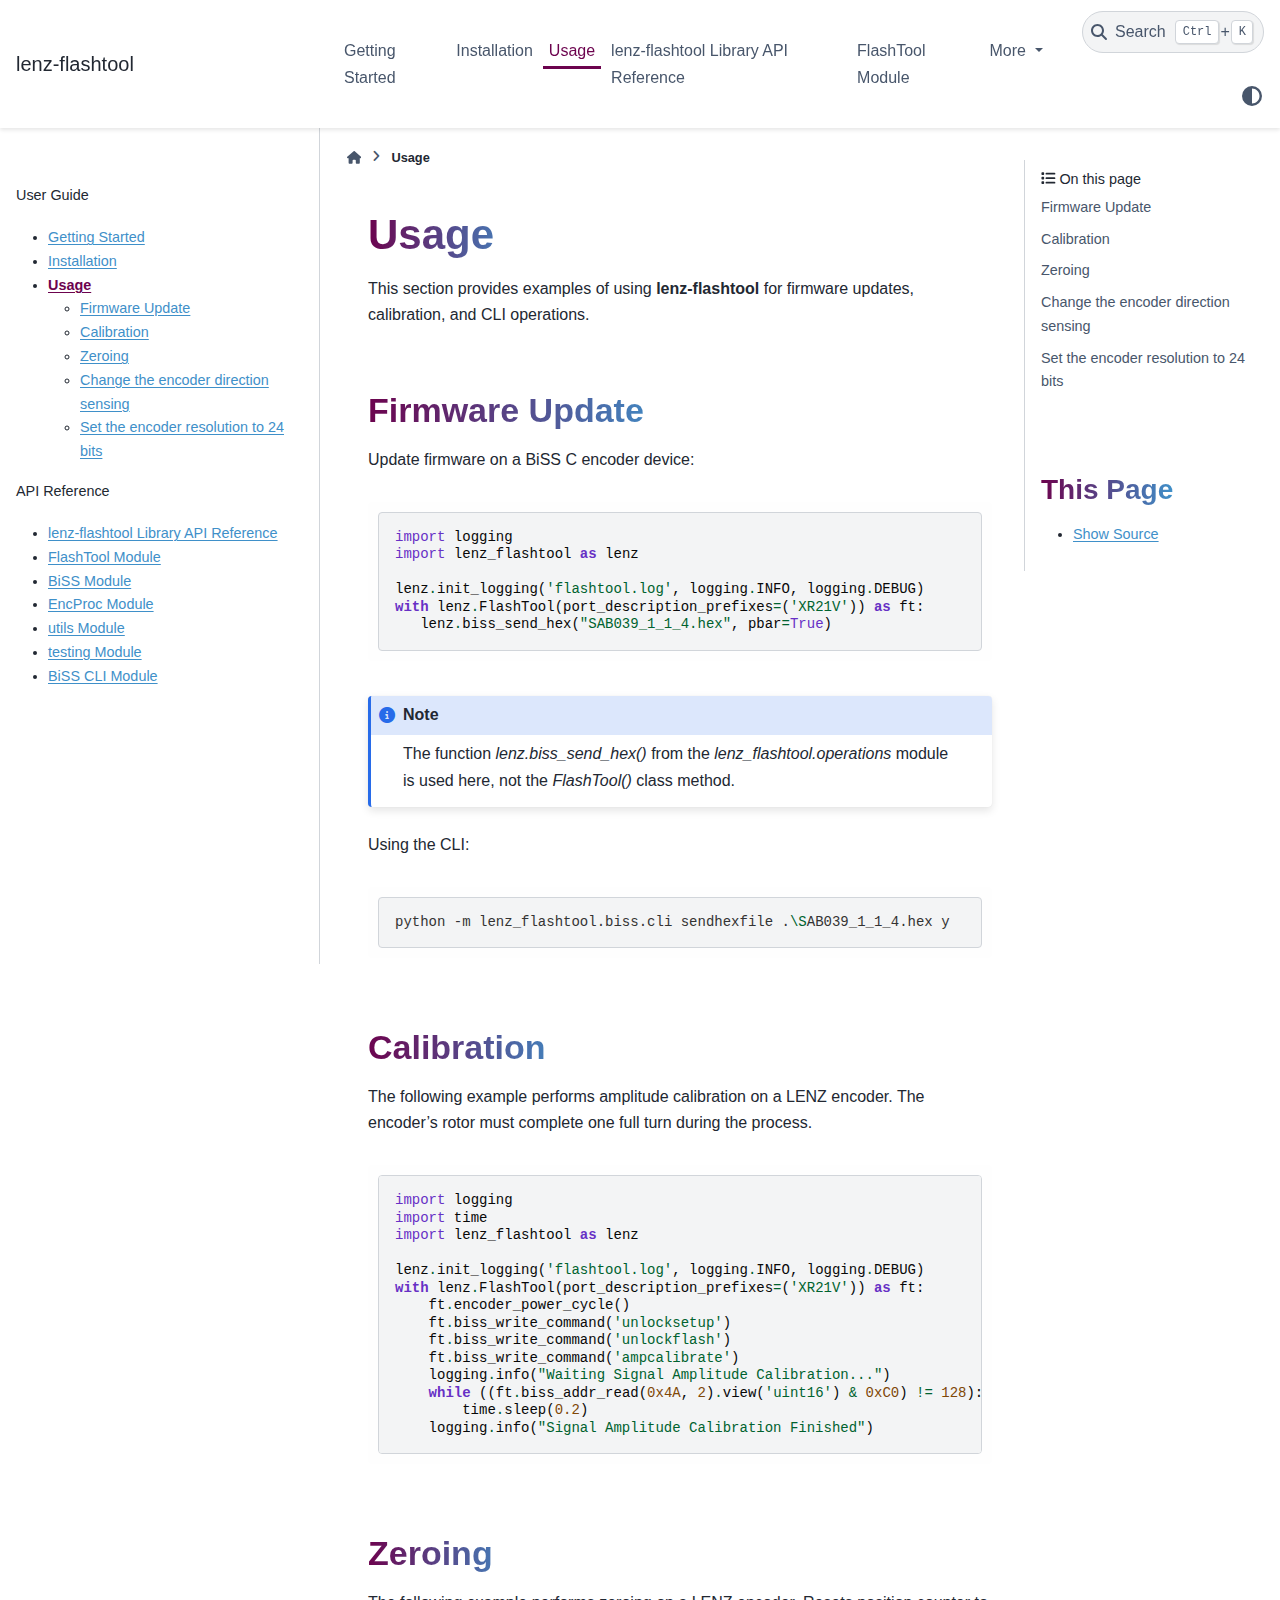
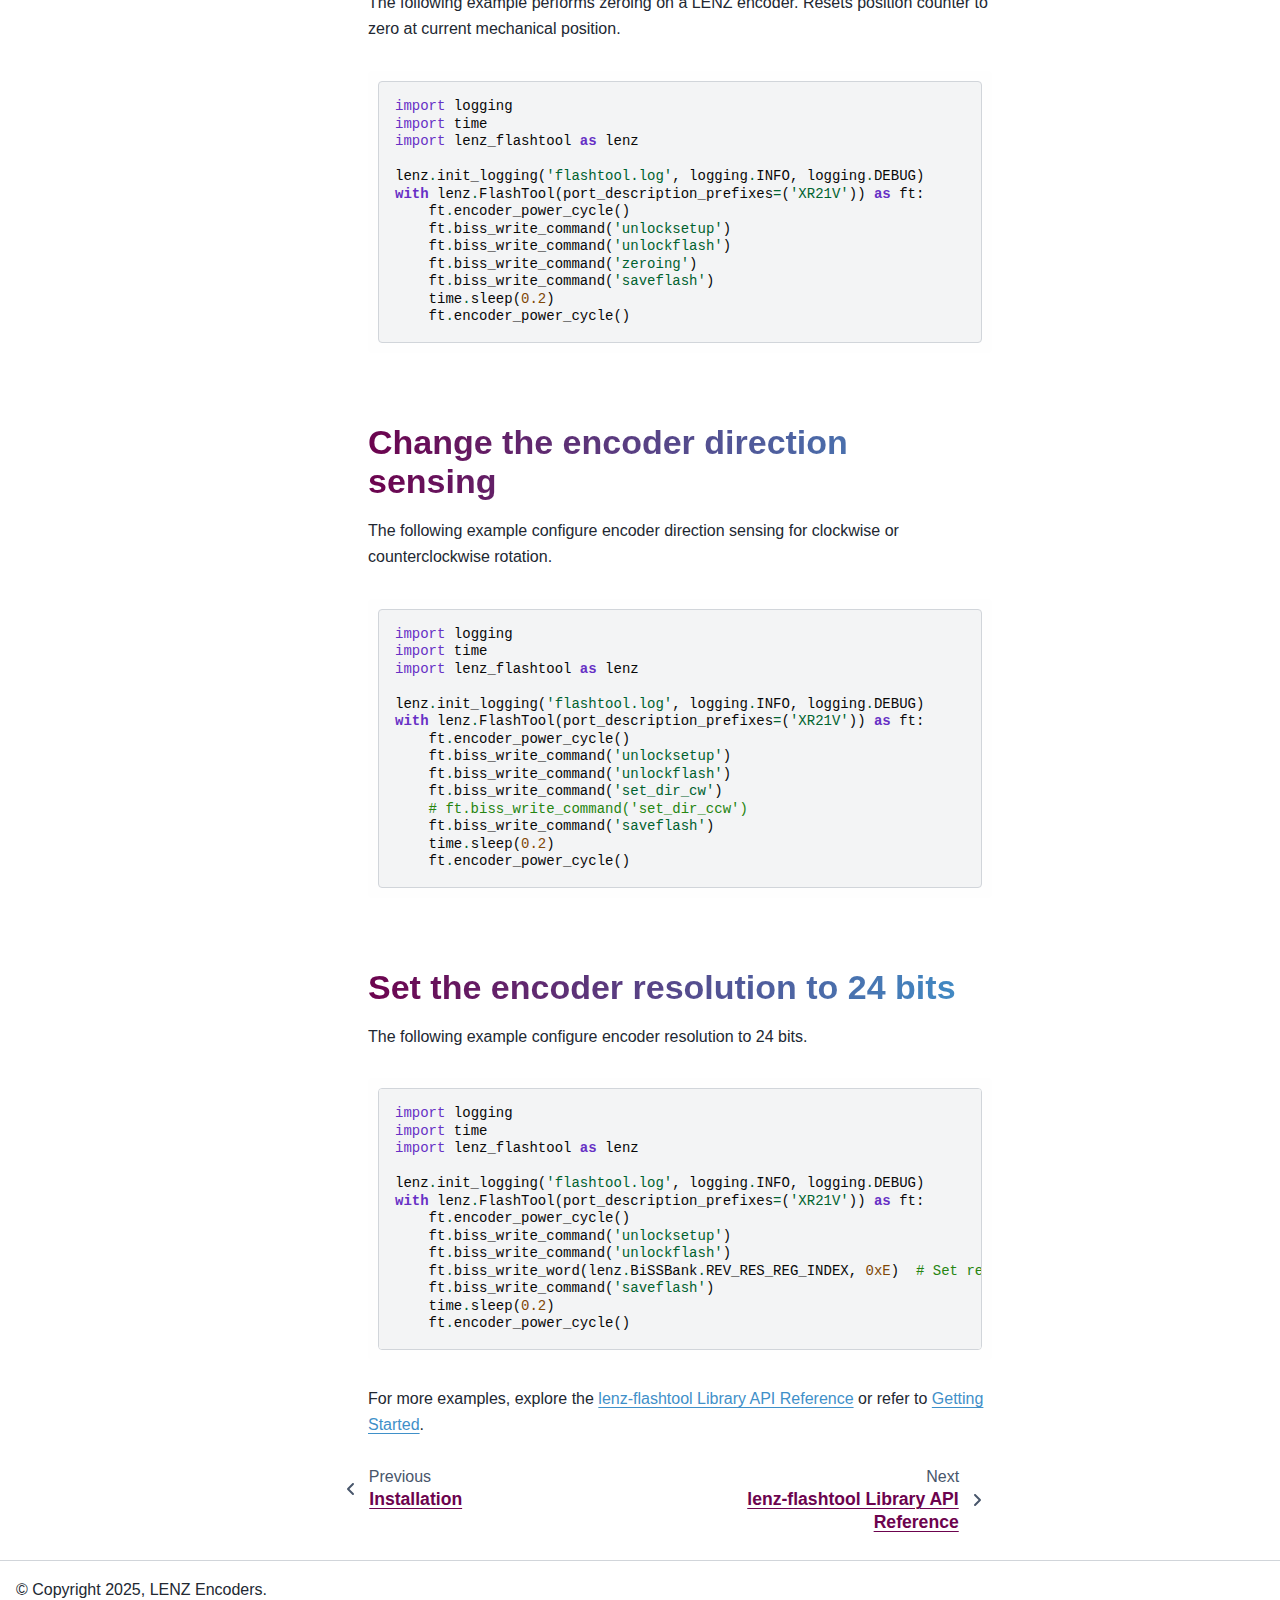
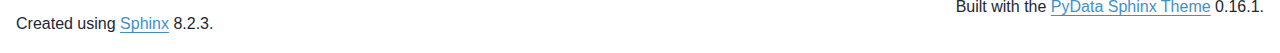
<file: docs/_build/html/usage.html>
<!DOCTYPE html>


<html lang="en" data-content_root="./" >

  <head>
    <meta charset="utf-8" />
    <meta name="viewport" content="width=device-width, initial-scale=1.0" /><meta name="viewport" content="width=device-width, initial-scale=1" />

    <title>Usage &#8212; lenz-flashtool 0.1.9 documentation</title>
  
  
  
  <script data-cfasync="false">
    document.documentElement.dataset.mode = localStorage.getItem("mode") || "";
    document.documentElement.dataset.theme = localStorage.getItem("theme") || "";
  </script>
  <!--
    this give us a css class that will be invisible only if js is disabled
  -->
  <noscript>
    <style>
      .pst-js-only { display: none !important; }

    </style>
  </noscript>
  
  <!-- Loaded before other Sphinx assets -->
  <link href="_static/styles/theme.css?digest=8878045cc6db502f8baf" rel="stylesheet" />
<link href="_static/styles/pydata-sphinx-theme.css?digest=8878045cc6db502f8baf" rel="stylesheet" />

    <link rel="stylesheet" type="text/css" href="_static/pygments.css?v=5349f25f" />
    <link rel="stylesheet" type="text/css" href="_static/sphinx-design.min.css?v=95c83b7e" />
    <link rel="stylesheet" type="text/css" href="_static/custom.css?v=ce421a57" />
  
  <!-- So that users can add custom icons -->
  <script src="_static/scripts/fontawesome.js?digest=8878045cc6db502f8baf"></script>
  <!-- Pre-loaded scripts that we'll load fully later -->
  <link rel="preload" as="script" href="_static/scripts/bootstrap.js?digest=8878045cc6db502f8baf" />
<link rel="preload" as="script" href="_static/scripts/pydata-sphinx-theme.js?digest=8878045cc6db502f8baf" />

    <script src="_static/documentation_options.js?v=8618f531"></script>
    <script src="_static/doctools.js?v=9bcbadda"></script>
    <script src="_static/sphinx_highlight.js?v=dc90522c"></script>
    <script src="_static/design-tabs.js?v=f930bc37"></script>
    <script>DOCUMENTATION_OPTIONS.pagename = 'usage';</script>
    <link rel="icon" href="_static/favicon.ico"/>
    <link rel="index" title="Index" href="genindex.html" />
    <link rel="search" title="Search" href="search.html" />
    <link rel="next" title="lenz-flashtool Library API Reference" href="api.html" />
    <link rel="prev" title="Installation" href="installation.html" />
  <meta name="viewport" content="width=device-width, initial-scale=1"/>
  <meta name="docsearch:language" content="en"/>
  <meta name="docsearch:version" content="" />
  </head>
  
  
  <body data-bs-spy="scroll" data-bs-target=".bd-toc-nav" data-offset="180" data-bs-root-margin="0px 0px -60%" data-default-mode="">

  
  
  <div id="pst-skip-link" class="skip-link d-print-none"><a href="#main-content">Skip to main content</a></div>
  
  <div id="pst-scroll-pixel-helper"></div>
  
  <button type="button" class="btn rounded-pill" id="pst-back-to-top">
    <i class="fa-solid fa-arrow-up"></i>Back to top</button>

  
  <dialog id="pst-search-dialog">
    
<form class="bd-search d-flex align-items-center"
      action="search.html"
      method="get">
  <i class="fa-solid fa-magnifying-glass"></i>
  <input type="search"
         class="form-control"
         name="q"
         placeholder="Search the docs ..."
         aria-label="Search the docs ..."
         autocomplete="off"
         autocorrect="off"
         autocapitalize="off"
         spellcheck="false"/>
  <span class="search-button__kbd-shortcut"><kbd class="kbd-shortcut__modifier">Ctrl</kbd>+<kbd>K</kbd></span>
</form>
  </dialog>

  <div class="pst-async-banner-revealer d-none">
  <aside id="bd-header-version-warning" class="d-none d-print-none" aria-label="Version warning"></aside>
</div>

  
    <header class="bd-header navbar navbar-expand-lg bd-navbar d-print-none">
<div class="bd-header__inner bd-page-width">
  <button class="pst-navbar-icon sidebar-toggle primary-toggle" aria-label="Site navigation">
    <span class="fa-solid fa-bars"></span>
  </button>
  
  
  <div class="col-lg-3 navbar-header-items__start">
    
      <div class="navbar-item">

  
    
  

<a class="navbar-brand logo" href="index.html">
  
  
  
  
  
  
    <p class="title logo__title">lenz-flashtool</p>
  
</a></div>
    
  </div>
  
  <div class="col-lg-9 navbar-header-items">
    
    <div class="me-auto navbar-header-items__center">
      
        <div class="navbar-item">
<nav>
  <ul class="bd-navbar-elements navbar-nav">
    
<li class="nav-item ">
  <a class="nav-link nav-internal" href="getting_started.html">
    Getting Started
  </a>
</li>


<li class="nav-item ">
  <a class="nav-link nav-internal" href="installation.html">
    Installation
  </a>
</li>


<li class="nav-item current active">
  <a class="nav-link nav-internal" href="#">
    Usage
  </a>
</li>


<li class="nav-item ">
  <a class="nav-link nav-internal" href="api.html">
    lenz-flashtool Library API Reference
  </a>
</li>


<li class="nav-item ">
  <a class="nav-link nav-internal" href="FlashTool.html">
    FlashTool Module
  </a>
</li>

            <li class="nav-item dropdown">
                <button class="btn dropdown-toggle nav-item" type="button"
                data-bs-toggle="dropdown" aria-expanded="false"
                aria-controls="pst-nav-more-links">
                    More
                </button>
                <ul id="pst-nav-more-links" class="dropdown-menu">
                    
<li class=" ">
  <a class="nav-link dropdown-item nav-internal" href="BiSS.html">
    BiSS Module
  </a>
</li>


<li class=" ">
  <a class="nav-link dropdown-item nav-internal" href="EncProc.html">
    EncProc Module
  </a>
</li>


<li class=" ">
  <a class="nav-link dropdown-item nav-internal" href="utils.html">
    utils Module
  </a>
</li>


<li class=" ">
  <a class="nav-link dropdown-item nav-internal" href="testing.html">
    testing Module
  </a>
</li>


<li class=" ">
  <a class="nav-link dropdown-item nav-internal" href="BiSS%20CLI.html">
    BiSS CLI Module
  </a>
</li>

                </ul>
            </li>
            
  </ul>
</nav></div>
      
    </div>
    
    
    <div class="navbar-header-items__end">
      
        <div class="navbar-item navbar-persistent--container">
          

<button class="btn search-button-field search-button__button pst-js-only" title="Search" aria-label="Search" data-bs-placement="bottom" data-bs-toggle="tooltip">
 <i class="fa-solid fa-magnifying-glass"></i>
 <span class="search-button__default-text">Search</span>
 <span class="search-button__kbd-shortcut"><kbd class="kbd-shortcut__modifier">Ctrl</kbd>+<kbd class="kbd-shortcut__modifier">K</kbd></span>
</button>
        </div>
      
      
        <div class="navbar-item">

<button class="btn btn-sm nav-link pst-navbar-icon theme-switch-button pst-js-only" aria-label="Color mode" data-bs-title="Color mode"  data-bs-placement="bottom" data-bs-toggle="tooltip">
  <i class="theme-switch fa-solid fa-sun                fa-lg" data-mode="light" title="Light"></i>
  <i class="theme-switch fa-solid fa-moon               fa-lg" data-mode="dark"  title="Dark"></i>
  <i class="theme-switch fa-solid fa-circle-half-stroke fa-lg" data-mode="auto"  title="System Settings"></i>
</button></div>
      
    </div>
    
  </div>
  
  
    <div class="navbar-persistent--mobile">

<button class="btn search-button-field search-button__button pst-js-only" title="Search" aria-label="Search" data-bs-placement="bottom" data-bs-toggle="tooltip">
 <i class="fa-solid fa-magnifying-glass"></i>
 <span class="search-button__default-text">Search</span>
 <span class="search-button__kbd-shortcut"><kbd class="kbd-shortcut__modifier">Ctrl</kbd>+<kbd class="kbd-shortcut__modifier">K</kbd></span>
</button>
    </div>
  

  
    <button class="pst-navbar-icon sidebar-toggle secondary-toggle" aria-label="On this page">
      <span class="fa-solid fa-outdent"></span>
    </button>
  
</div>

    </header>
  

  <div class="bd-container">
    <div class="bd-container__inner bd-page-width">
      
      
      
      <dialog id="pst-primary-sidebar-modal"></dialog>
      <div id="pst-primary-sidebar" class="bd-sidebar-primary bd-sidebar">
        

  
  <div class="sidebar-header-items sidebar-primary__section">
    
    
      <div class="sidebar-header-items__center">
        
          
          
            <div class="navbar-item">
<nav>
  <ul class="bd-navbar-elements navbar-nav">
    
<li class="nav-item ">
  <a class="nav-link nav-internal" href="getting_started.html">
    Getting Started
  </a>
</li>


<li class="nav-item ">
  <a class="nav-link nav-internal" href="installation.html">
    Installation
  </a>
</li>


<li class="nav-item current active">
  <a class="nav-link nav-internal" href="#">
    Usage
  </a>
</li>


<li class="nav-item ">
  <a class="nav-link nav-internal" href="api.html">
    lenz-flashtool Library API Reference
  </a>
</li>


<li class="nav-item ">
  <a class="nav-link nav-internal" href="FlashTool.html">
    FlashTool Module
  </a>
</li>


<li class="nav-item ">
  <a class="nav-link nav-internal" href="BiSS.html">
    BiSS Module
  </a>
</li>


<li class="nav-item ">
  <a class="nav-link nav-internal" href="EncProc.html">
    EncProc Module
  </a>
</li>


<li class="nav-item ">
  <a class="nav-link nav-internal" href="utils.html">
    utils Module
  </a>
</li>


<li class="nav-item ">
  <a class="nav-link nav-internal" href="testing.html">
    testing Module
  </a>
</li>


<li class="nav-item ">
  <a class="nav-link nav-internal" href="BiSS%20CLI.html">
    BiSS CLI Module
  </a>
</li>

  </ul>
</nav></div>
          
        
      </div>
    
    
    
      <div class="sidebar-header-items__end">
        
          <div class="navbar-item">

<button class="btn btn-sm nav-link pst-navbar-icon theme-switch-button pst-js-only" aria-label="Color mode" data-bs-title="Color mode"  data-bs-placement="bottom" data-bs-toggle="tooltip">
  <i class="theme-switch fa-solid fa-sun                fa-lg" data-mode="light" title="Light"></i>
  <i class="theme-switch fa-solid fa-moon               fa-lg" data-mode="dark"  title="Dark"></i>
  <i class="theme-switch fa-solid fa-circle-half-stroke fa-lg" data-mode="auto"  title="System Settings"></i>
</button></div>
        
      </div>
    
  </div>
  
    <div class="sidebar-primary-items__start sidebar-primary__section">
        <div class="sidebar-primary-item">
<nav class="bd-docs-nav bd-links"
     aria-label="Section Navigation">
  <p class="bd-links__title" role="heading" aria-level="1">Section Navigation</p>
  <div class="bd-toc-item navbar-nav"></div>
</nav></div>
        <div class="sidebar-primary-item">
<h3><a href="index.html">Table of Contents</a></h3>
<p aria-level="2" class="caption" role="heading"><span class="caption-text">User Guide</span></p>
<ul class="current">
<li class="toctree-l1"><a class="reference internal" href="getting_started.html">Getting Started</a></li>
<li class="toctree-l1"><a class="reference internal" href="installation.html">Installation</a></li>
<li class="toctree-l1 current"><a class="current reference internal" href="#">Usage</a><ul>
<li class="toctree-l2"><a class="reference internal" href="#firmware-update">Firmware Update</a></li>
<li class="toctree-l2"><a class="reference internal" href="#calibration">Calibration</a></li>
<li class="toctree-l2"><a class="reference internal" href="#zeroing">Zeroing</a></li>
<li class="toctree-l2"><a class="reference internal" href="#change-the-encoder-direction-sensing">Change the encoder direction sensing</a></li>
<li class="toctree-l2"><a class="reference internal" href="#set-the-encoder-resolution-to-24-bits">Set the encoder resolution to 24 bits</a></li>
</ul>
</li>
</ul>
<p aria-level="2" class="caption" role="heading"><span class="caption-text">API Reference</span></p>
<ul>
<li class="toctree-l1"><a class="reference internal" href="api.html">lenz-flashtool Library API Reference</a></li>
<li class="toctree-l1"><a class="reference internal" href="FlashTool.html">FlashTool Module</a></li>
<li class="toctree-l1"><a class="reference internal" href="BiSS.html">BiSS Module</a></li>
<li class="toctree-l1"><a class="reference internal" href="EncProc.html">EncProc Module</a></li>
<li class="toctree-l1"><a class="reference internal" href="utils.html">utils Module</a></li>
<li class="toctree-l1"><a class="reference internal" href="testing.html">testing Module</a></li>
<li class="toctree-l1"><a class="reference internal" href="BiSS%20CLI.html">BiSS CLI Module</a></li>
</ul>
</div>
    </div>
  
  
  <div class="sidebar-primary-items__end sidebar-primary__section">
      <div class="sidebar-primary-item">
<div id="ethical-ad-placement"
      class="flat"
      data-ea-publisher="readthedocs"
      data-ea-type="readthedocs-sidebar"
      data-ea-manual="true">
</div></div>
  </div>


      </div>
      
      <main id="main-content" class="bd-main" role="main">
        
        
          <div class="bd-content">
            <div class="bd-article-container">
              
              <div class="bd-header-article d-print-none">
<div class="header-article-items header-article__inner">
  
    <div class="header-article-items__start">
      
        <div class="header-article-item">

<nav aria-label="Breadcrumb" class="d-print-none">
  <ul class="bd-breadcrumbs">
    
    <li class="breadcrumb-item breadcrumb-home">
      <a href="index.html" class="nav-link" aria-label="Home">
        <i class="fa-solid fa-home"></i>
      </a>
    </li>
    <li class="breadcrumb-item active" aria-current="page"><span class="ellipsis">Usage</span></li>
  </ul>
</nav>
</div>
      
    </div>
  
  
</div>
</div>
              
              
              
                
<div id="searchbox"></div>
                <article class="bd-article">
                  
  <section id="usage">
<h1>Usage<a class="headerlink" href="#usage" title="Link to this heading">#</a></h1>
<p>This section provides examples of using <strong>lenz-flashtool</strong> for firmware updates, calibration, and CLI operations.</p>
<section id="firmware-update">
<h2>Firmware Update<a class="headerlink" href="#firmware-update" title="Link to this heading">#</a></h2>
<p>Update firmware on a BiSS C encoder device:</p>
<div class="highlight-python notranslate"><div class="highlight"><pre><span></span><span class="kn">import</span><span class="w"> </span><span class="nn">logging</span>
<span class="kn">import</span><span class="w"> </span><span class="nn">lenz_flashtool</span><span class="w"> </span><span class="k">as</span><span class="w"> </span><span class="nn">lenz</span>

<span class="n">lenz</span><span class="o">.</span><span class="n">init_logging</span><span class="p">(</span><span class="s1">&#39;flashtool.log&#39;</span><span class="p">,</span> <span class="n">logging</span><span class="o">.</span><span class="n">INFO</span><span class="p">,</span> <span class="n">logging</span><span class="o">.</span><span class="n">DEBUG</span><span class="p">)</span>
<span class="k">with</span> <span class="n">lenz</span><span class="o">.</span><span class="n">FlashTool</span><span class="p">(</span><span class="n">port_description_prefixes</span><span class="o">=</span><span class="p">(</span><span class="s1">&#39;XR21V&#39;</span><span class="p">))</span> <span class="k">as</span> <span class="n">ft</span><span class="p">:</span>
   <span class="n">lenz</span><span class="o">.</span><span class="n">biss_send_hex</span><span class="p">(</span><span class="s2">&quot;SAB039_1_1_4.hex&quot;</span><span class="p">,</span> <span class="n">pbar</span><span class="o">=</span><span class="kc">True</span><span class="p">)</span>
</pre></div>
</div>
<div class="admonition note">
<p class="admonition-title">Note</p>
<p>The function <cite>lenz.biss_send_hex()</cite> from the <cite>lenz_flashtool.operations</cite> module is used here, not the <cite>FlashTool()</cite> class method.</p>
</div>
<p>Using the CLI:</p>
<div class="highlight-bash notranslate"><div class="highlight"><pre><span></span>python<span class="w"> </span>-m<span class="w"> </span>lenz_flashtool.biss.cli<span class="w"> </span>sendhexfile<span class="w"> </span>.<span class="se">\S</span>AB039_1_1_4.hex<span class="w"> </span>y
</pre></div>
</div>
</section>
<section id="calibration">
<h2>Calibration<a class="headerlink" href="#calibration" title="Link to this heading">#</a></h2>
<p>The following example performs amplitude calibration on a LENZ encoder. The encoder’s rotor must complete one full turn during the process.</p>
<div class="highlight-python notranslate"><div class="highlight"><pre><span></span><span class="kn">import</span><span class="w"> </span><span class="nn">logging</span>
<span class="kn">import</span><span class="w"> </span><span class="nn">time</span>
<span class="kn">import</span><span class="w"> </span><span class="nn">lenz_flashtool</span><span class="w"> </span><span class="k">as</span><span class="w"> </span><span class="nn">lenz</span>

<span class="n">lenz</span><span class="o">.</span><span class="n">init_logging</span><span class="p">(</span><span class="s1">&#39;flashtool.log&#39;</span><span class="p">,</span> <span class="n">logging</span><span class="o">.</span><span class="n">INFO</span><span class="p">,</span> <span class="n">logging</span><span class="o">.</span><span class="n">DEBUG</span><span class="p">)</span>
<span class="k">with</span> <span class="n">lenz</span><span class="o">.</span><span class="n">FlashTool</span><span class="p">(</span><span class="n">port_description_prefixes</span><span class="o">=</span><span class="p">(</span><span class="s1">&#39;XR21V&#39;</span><span class="p">))</span> <span class="k">as</span> <span class="n">ft</span><span class="p">:</span>
    <span class="n">ft</span><span class="o">.</span><span class="n">encoder_power_cycle</span><span class="p">()</span>
    <span class="n">ft</span><span class="o">.</span><span class="n">biss_write_command</span><span class="p">(</span><span class="s1">&#39;unlocksetup&#39;</span><span class="p">)</span>
    <span class="n">ft</span><span class="o">.</span><span class="n">biss_write_command</span><span class="p">(</span><span class="s1">&#39;unlockflash&#39;</span><span class="p">)</span>
    <span class="n">ft</span><span class="o">.</span><span class="n">biss_write_command</span><span class="p">(</span><span class="s1">&#39;ampcalibrate&#39;</span><span class="p">)</span>
    <span class="n">logging</span><span class="o">.</span><span class="n">info</span><span class="p">(</span><span class="s2">&quot;Waiting Signal Amplitude Calibration...&quot;</span><span class="p">)</span>
    <span class="k">while</span> <span class="p">((</span><span class="n">ft</span><span class="o">.</span><span class="n">biss_addr_read</span><span class="p">(</span><span class="mh">0x4A</span><span class="p">,</span> <span class="mi">2</span><span class="p">)</span><span class="o">.</span><span class="n">view</span><span class="p">(</span><span class="s1">&#39;uint16&#39;</span><span class="p">)</span> <span class="o">&amp;</span> <span class="mh">0xC0</span><span class="p">)</span> <span class="o">!=</span> <span class="mi">128</span><span class="p">):</span>
        <span class="n">time</span><span class="o">.</span><span class="n">sleep</span><span class="p">(</span><span class="mf">0.2</span><span class="p">)</span>
    <span class="n">logging</span><span class="o">.</span><span class="n">info</span><span class="p">(</span><span class="s2">&quot;Signal Amplitude Calibration Finished&quot;</span><span class="p">)</span>
</pre></div>
</div>
</section>
<section id="zeroing">
<h2>Zeroing<a class="headerlink" href="#zeroing" title="Link to this heading">#</a></h2>
<p>The following example performs zeroing on a LENZ encoder. Resets position counter to zero at current mechanical position.</p>
<div class="highlight-python notranslate"><div class="highlight"><pre><span></span><span class="kn">import</span><span class="w"> </span><span class="nn">logging</span>
<span class="kn">import</span><span class="w"> </span><span class="nn">time</span>
<span class="kn">import</span><span class="w"> </span><span class="nn">lenz_flashtool</span><span class="w"> </span><span class="k">as</span><span class="w"> </span><span class="nn">lenz</span>

<span class="n">lenz</span><span class="o">.</span><span class="n">init_logging</span><span class="p">(</span><span class="s1">&#39;flashtool.log&#39;</span><span class="p">,</span> <span class="n">logging</span><span class="o">.</span><span class="n">INFO</span><span class="p">,</span> <span class="n">logging</span><span class="o">.</span><span class="n">DEBUG</span><span class="p">)</span>
<span class="k">with</span> <span class="n">lenz</span><span class="o">.</span><span class="n">FlashTool</span><span class="p">(</span><span class="n">port_description_prefixes</span><span class="o">=</span><span class="p">(</span><span class="s1">&#39;XR21V&#39;</span><span class="p">))</span> <span class="k">as</span> <span class="n">ft</span><span class="p">:</span>
    <span class="n">ft</span><span class="o">.</span><span class="n">encoder_power_cycle</span><span class="p">()</span>
    <span class="n">ft</span><span class="o">.</span><span class="n">biss_write_command</span><span class="p">(</span><span class="s1">&#39;unlocksetup&#39;</span><span class="p">)</span>
    <span class="n">ft</span><span class="o">.</span><span class="n">biss_write_command</span><span class="p">(</span><span class="s1">&#39;unlockflash&#39;</span><span class="p">)</span>
    <span class="n">ft</span><span class="o">.</span><span class="n">biss_write_command</span><span class="p">(</span><span class="s1">&#39;zeroing&#39;</span><span class="p">)</span>
    <span class="n">ft</span><span class="o">.</span><span class="n">biss_write_command</span><span class="p">(</span><span class="s1">&#39;saveflash&#39;</span><span class="p">)</span>
    <span class="n">time</span><span class="o">.</span><span class="n">sleep</span><span class="p">(</span><span class="mf">0.2</span><span class="p">)</span>
    <span class="n">ft</span><span class="o">.</span><span class="n">encoder_power_cycle</span><span class="p">()</span>
</pre></div>
</div>
</section>
<section id="change-the-encoder-direction-sensing">
<h2>Change the encoder direction sensing<a class="headerlink" href="#change-the-encoder-direction-sensing" title="Link to this heading">#</a></h2>
<p>The following example configure encoder direction sensing for clockwise or counterclockwise rotation.</p>
<div class="highlight-python notranslate"><div class="highlight"><pre><span></span><span class="kn">import</span><span class="w"> </span><span class="nn">logging</span>
<span class="kn">import</span><span class="w"> </span><span class="nn">time</span>
<span class="kn">import</span><span class="w"> </span><span class="nn">lenz_flashtool</span><span class="w"> </span><span class="k">as</span><span class="w"> </span><span class="nn">lenz</span>

<span class="n">lenz</span><span class="o">.</span><span class="n">init_logging</span><span class="p">(</span><span class="s1">&#39;flashtool.log&#39;</span><span class="p">,</span> <span class="n">logging</span><span class="o">.</span><span class="n">INFO</span><span class="p">,</span> <span class="n">logging</span><span class="o">.</span><span class="n">DEBUG</span><span class="p">)</span>
<span class="k">with</span> <span class="n">lenz</span><span class="o">.</span><span class="n">FlashTool</span><span class="p">(</span><span class="n">port_description_prefixes</span><span class="o">=</span><span class="p">(</span><span class="s1">&#39;XR21V&#39;</span><span class="p">))</span> <span class="k">as</span> <span class="n">ft</span><span class="p">:</span>
    <span class="n">ft</span><span class="o">.</span><span class="n">encoder_power_cycle</span><span class="p">()</span>
    <span class="n">ft</span><span class="o">.</span><span class="n">biss_write_command</span><span class="p">(</span><span class="s1">&#39;unlocksetup&#39;</span><span class="p">)</span>
    <span class="n">ft</span><span class="o">.</span><span class="n">biss_write_command</span><span class="p">(</span><span class="s1">&#39;unlockflash&#39;</span><span class="p">)</span>
    <span class="n">ft</span><span class="o">.</span><span class="n">biss_write_command</span><span class="p">(</span><span class="s1">&#39;set_dir_cw&#39;</span><span class="p">)</span>
    <span class="c1"># ft.biss_write_command(&#39;set_dir_ccw&#39;)</span>
    <span class="n">ft</span><span class="o">.</span><span class="n">biss_write_command</span><span class="p">(</span><span class="s1">&#39;saveflash&#39;</span><span class="p">)</span>
    <span class="n">time</span><span class="o">.</span><span class="n">sleep</span><span class="p">(</span><span class="mf">0.2</span><span class="p">)</span>
    <span class="n">ft</span><span class="o">.</span><span class="n">encoder_power_cycle</span><span class="p">()</span>
</pre></div>
</div>
</section>
<section id="set-the-encoder-resolution-to-24-bits">
<h2>Set the encoder resolution to 24 bits<a class="headerlink" href="#set-the-encoder-resolution-to-24-bits" title="Link to this heading">#</a></h2>
<p>The following example configure encoder resolution to 24 bits.</p>
<div class="highlight-python notranslate"><div class="highlight"><pre><span></span><span class="kn">import</span><span class="w"> </span><span class="nn">logging</span>
<span class="kn">import</span><span class="w"> </span><span class="nn">time</span>
<span class="kn">import</span><span class="w"> </span><span class="nn">lenz_flashtool</span><span class="w"> </span><span class="k">as</span><span class="w"> </span><span class="nn">lenz</span>

<span class="n">lenz</span><span class="o">.</span><span class="n">init_logging</span><span class="p">(</span><span class="s1">&#39;flashtool.log&#39;</span><span class="p">,</span> <span class="n">logging</span><span class="o">.</span><span class="n">INFO</span><span class="p">,</span> <span class="n">logging</span><span class="o">.</span><span class="n">DEBUG</span><span class="p">)</span>
<span class="k">with</span> <span class="n">lenz</span><span class="o">.</span><span class="n">FlashTool</span><span class="p">(</span><span class="n">port_description_prefixes</span><span class="o">=</span><span class="p">(</span><span class="s1">&#39;XR21V&#39;</span><span class="p">))</span> <span class="k">as</span> <span class="n">ft</span><span class="p">:</span>
    <span class="n">ft</span><span class="o">.</span><span class="n">encoder_power_cycle</span><span class="p">()</span>
    <span class="n">ft</span><span class="o">.</span><span class="n">biss_write_command</span><span class="p">(</span><span class="s1">&#39;unlocksetup&#39;</span><span class="p">)</span>
    <span class="n">ft</span><span class="o">.</span><span class="n">biss_write_command</span><span class="p">(</span><span class="s1">&#39;unlockflash&#39;</span><span class="p">)</span>
    <span class="n">ft</span><span class="o">.</span><span class="n">biss_write_word</span><span class="p">(</span><span class="n">lenz</span><span class="o">.</span><span class="n">BiSSBank</span><span class="o">.</span><span class="n">REV_RES_REG_INDEX</span><span class="p">,</span> <span class="mh">0xE</span><span class="p">)</span>  <span class="c1"># Set resolution to 24 bits</span>
    <span class="n">ft</span><span class="o">.</span><span class="n">biss_write_command</span><span class="p">(</span><span class="s1">&#39;saveflash&#39;</span><span class="p">)</span>
    <span class="n">time</span><span class="o">.</span><span class="n">sleep</span><span class="p">(</span><span class="mf">0.2</span><span class="p">)</span>
    <span class="n">ft</span><span class="o">.</span><span class="n">encoder_power_cycle</span><span class="p">()</span>
</pre></div>
</div>
<p>For more examples, explore the <a class="reference internal" href="api.html"><span class="doc">lenz-flashtool Library API Reference</span></a> or refer to <a class="reference internal" href="getting_started.html"><span class="doc">Getting Started</span></a>.</p>
</section>
</section>


                </article>
              
              
              
              
              
                <footer class="prev-next-footer d-print-none">
                  
<div class="prev-next-area">
    <a class="left-prev"
       href="installation.html"
       title="previous page">
      <i class="fa-solid fa-angle-left"></i>
      <div class="prev-next-info">
        <p class="prev-next-subtitle">previous</p>
        <p class="prev-next-title">Installation</p>
      </div>
    </a>
    <a class="right-next"
       href="api.html"
       title="next page">
      <div class="prev-next-info">
        <p class="prev-next-subtitle">next</p>
        <p class="prev-next-title">lenz-flashtool Library API Reference</p>
      </div>
      <i class="fa-solid fa-angle-right"></i>
    </a>
</div>
                </footer>
              
            </div>
            
            
              
                <dialog id="pst-secondary-sidebar-modal"></dialog>
                <div id="pst-secondary-sidebar" class="bd-sidebar-secondary bd-toc"><div class="sidebar-secondary-items sidebar-secondary__inner">


  <div class="sidebar-secondary-item">
<div
    id="pst-page-navigation-heading-2"
    class="page-toc tocsection onthispage">
    <i class="fa-solid fa-list"></i> On this page
  </div>
  <nav class="bd-toc-nav page-toc" aria-labelledby="pst-page-navigation-heading-2">
    <ul class="visible nav section-nav flex-column">
<li class="toc-h2 nav-item toc-entry"><a class="reference internal nav-link" href="#firmware-update">Firmware Update</a></li>
<li class="toc-h2 nav-item toc-entry"><a class="reference internal nav-link" href="#calibration">Calibration</a></li>
<li class="toc-h2 nav-item toc-entry"><a class="reference internal nav-link" href="#zeroing">Zeroing</a></li>
<li class="toc-h2 nav-item toc-entry"><a class="reference internal nav-link" href="#change-the-encoder-direction-sensing">Change the encoder direction sensing</a></li>
<li class="toc-h2 nav-item toc-entry"><a class="reference internal nav-link" href="#set-the-encoder-resolution-to-24-bits">Set the encoder resolution to 24 bits</a></li>
</ul>
  </nav></div>

  <div class="sidebar-secondary-item">
  <div role="note" aria-label="source link">
    <h3>This Page</h3>
    <ul class="this-page-menu">
      <li><a href="_sources/usage.rst.txt"
            rel="nofollow">Show Source</a></li>
    </ul>
   </div></div>

</div></div>
              
            
          </div>
          <footer class="bd-footer-content">
            
          </footer>
        
      </main>
    </div>
  </div>
  
  <!-- Scripts loaded after <body> so the DOM is not blocked -->
  <script defer src="_static/scripts/bootstrap.js?digest=8878045cc6db502f8baf"></script>
<script defer src="_static/scripts/pydata-sphinx-theme.js?digest=8878045cc6db502f8baf"></script>

  <footer class="bd-footer">
<div class="bd-footer__inner bd-page-width">
  
    <div class="footer-items__start">
      
        <div class="footer-item">

  <p class="copyright">
    
      © Copyright 2025, LENZ Encoders.
      <br/>
    
  </p>
</div>
      
        <div class="footer-item">

  <p class="sphinx-version">
    Created using <a href="https://www.sphinx-doc.org/">Sphinx</a> 8.2.3.
    <br/>
  </p>
</div>
      
    </div>
  
  
  
    <div class="footer-items__end">
      
        <div class="footer-item">
<p class="theme-version">
  <!-- # L10n: Setting the PST URL as an argument as this does not need to be localized -->
  Built with the <a href="https://pydata-sphinx-theme.readthedocs.io/en/stable/index.html">PyData Sphinx Theme</a> 0.16.1.
</p></div>
      
    </div>
  
</div>

  </footer>
  </body>
</html>
</file>
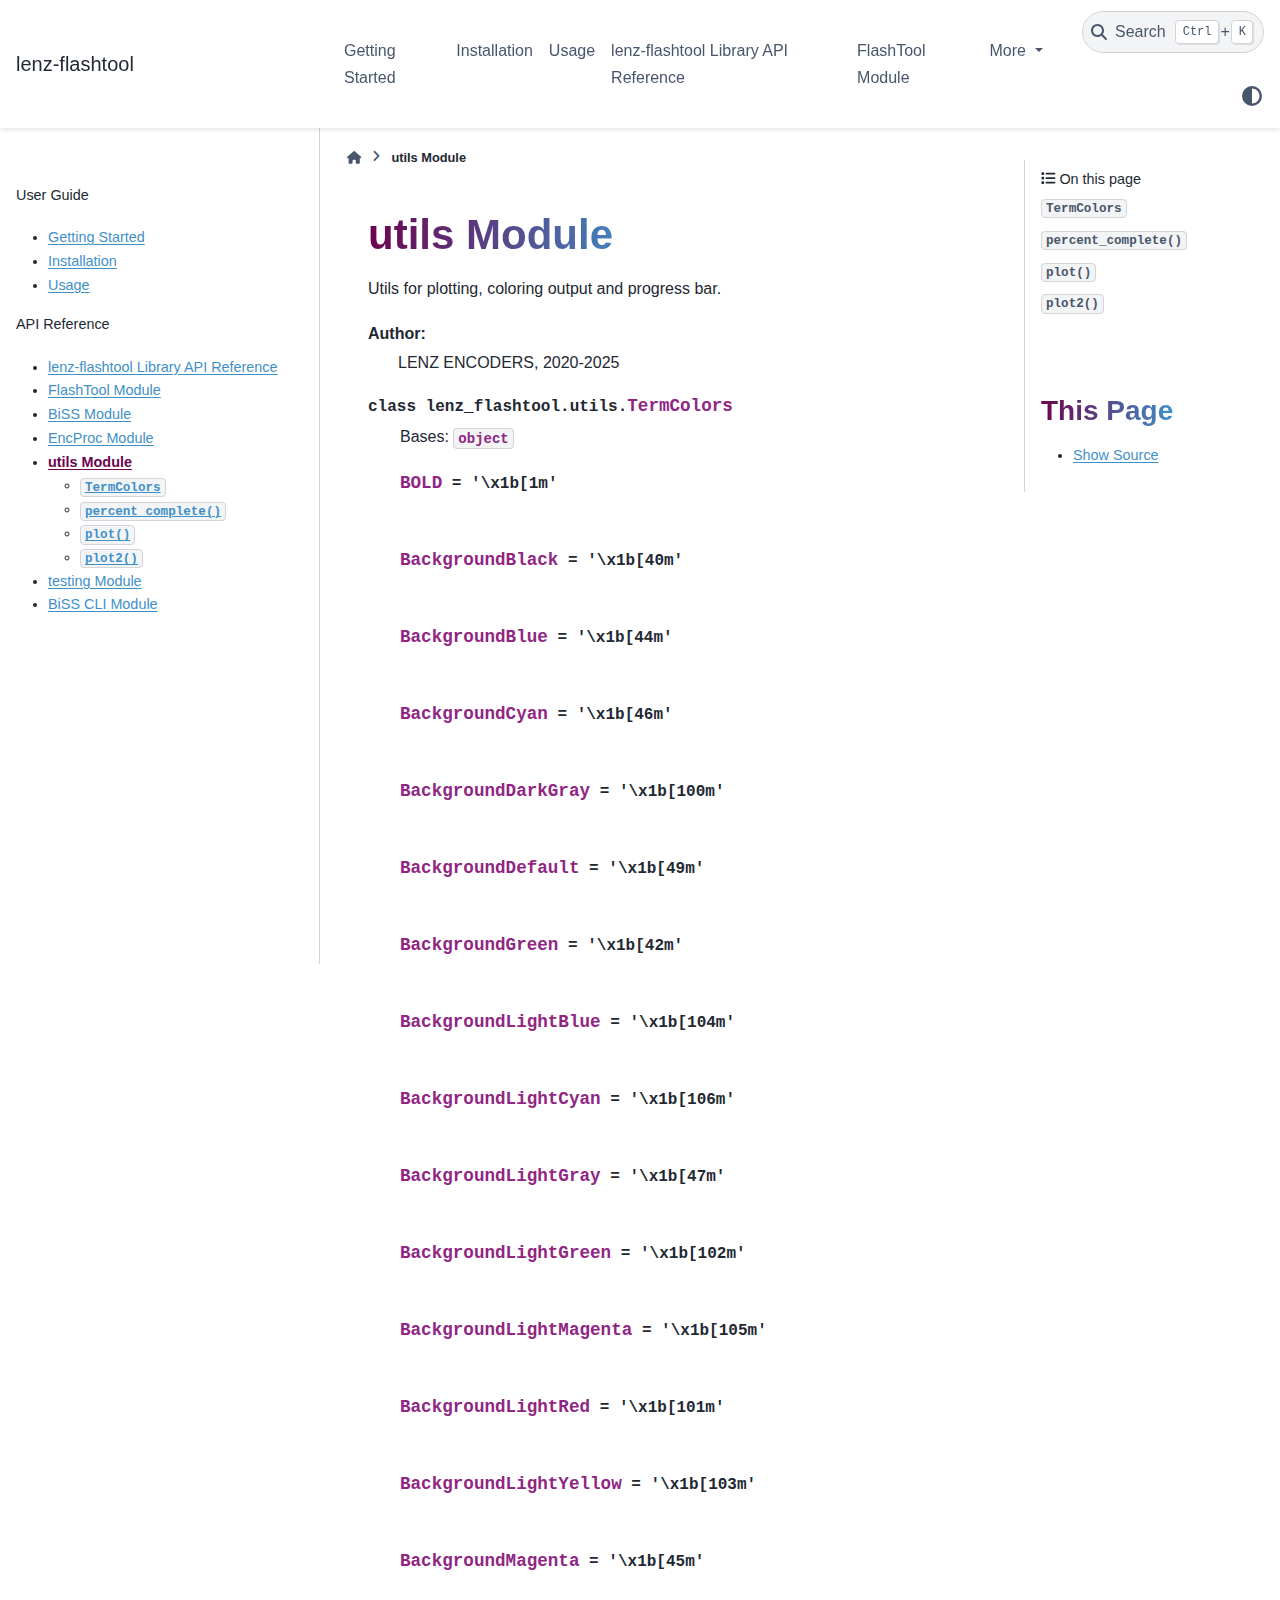
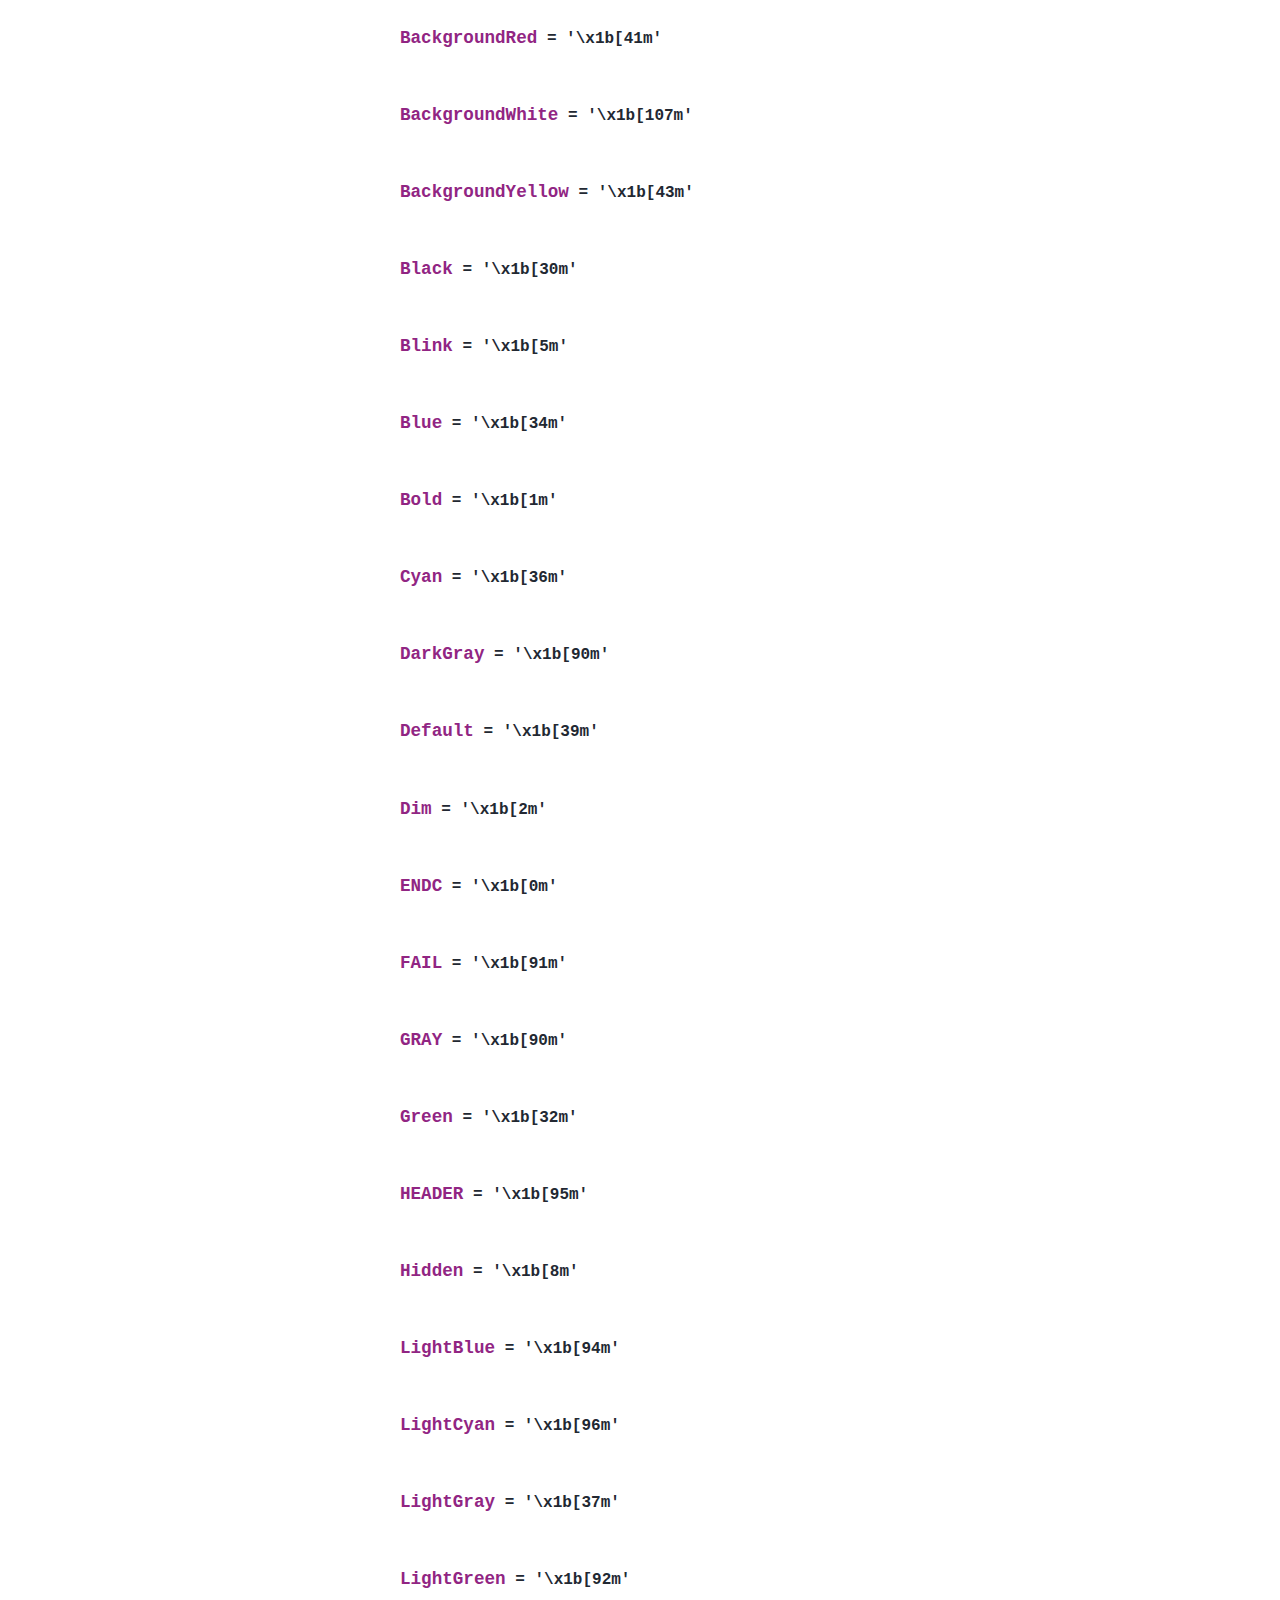
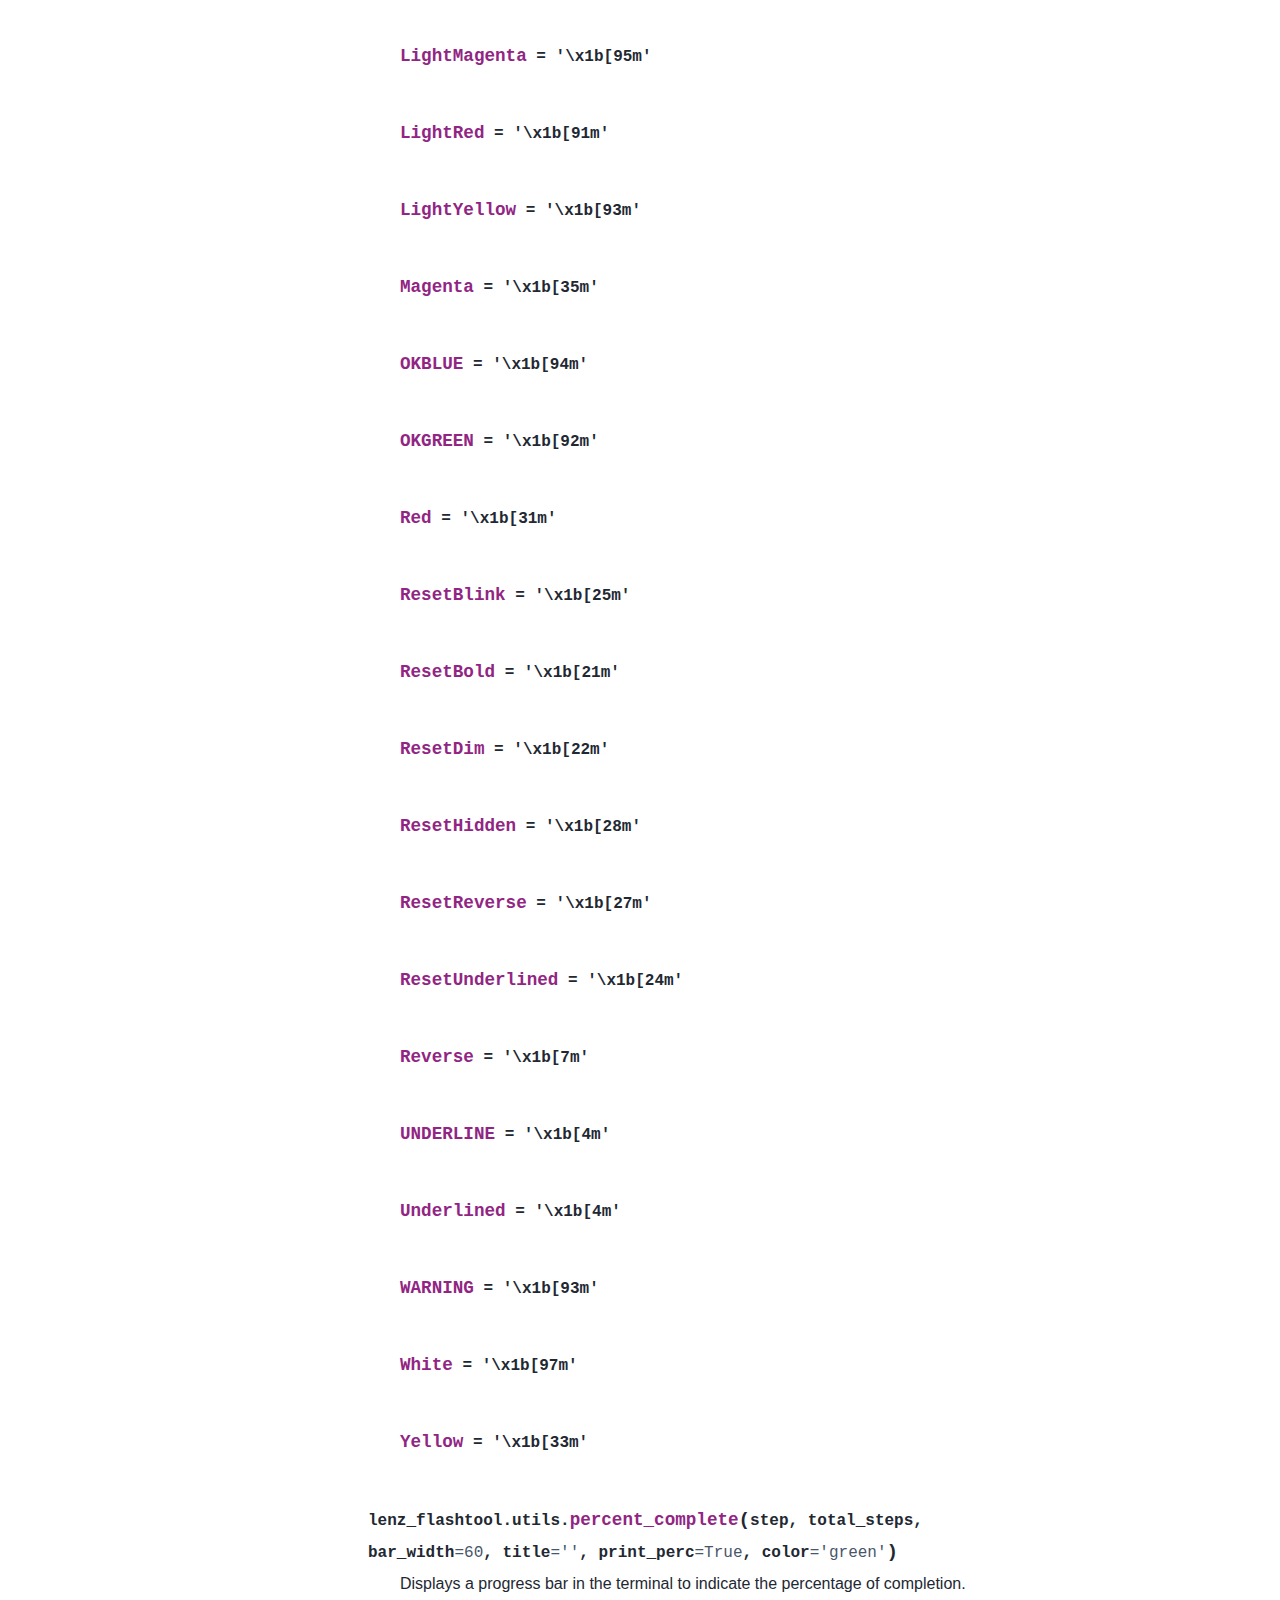
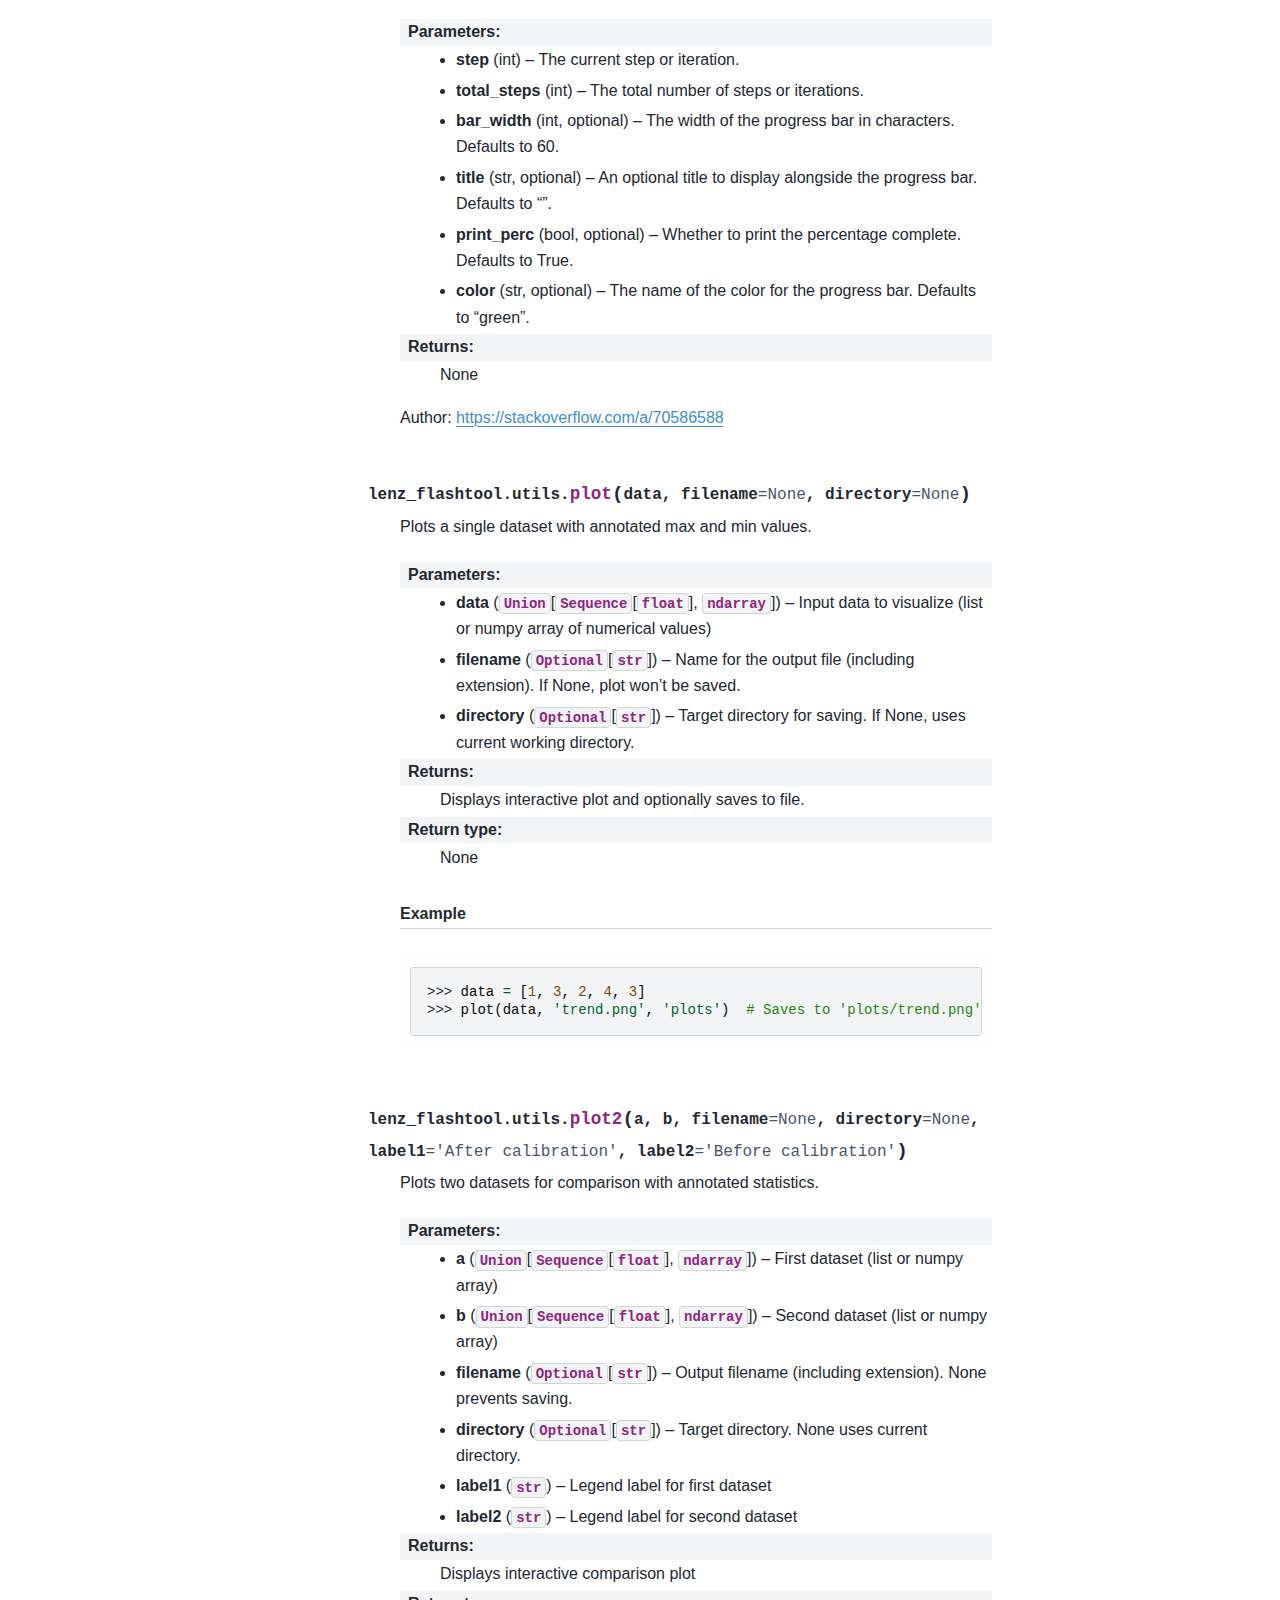
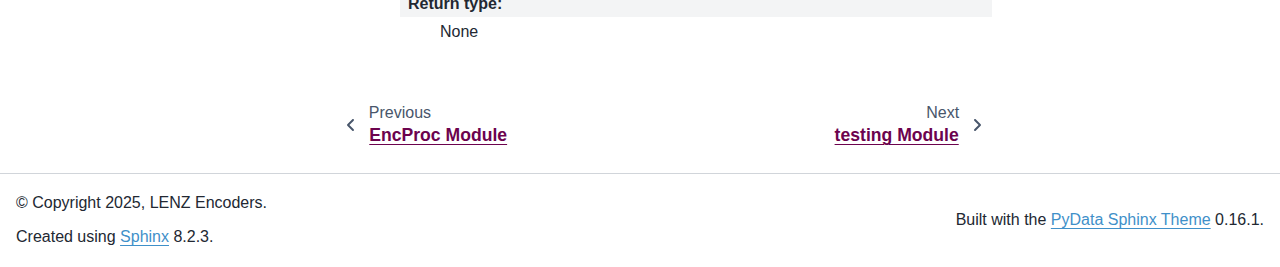
<file: docs/_build/html/utils.html>
<!DOCTYPE html>


<html lang="en" data-content_root="./" >

  <head>
    <meta charset="utf-8" />
    <meta name="viewport" content="width=device-width, initial-scale=1.0" /><meta name="viewport" content="width=device-width, initial-scale=1" />

    <title>utils Module &#8212; lenz-flashtool 0.1.9 documentation</title>
  
  
  
  <script data-cfasync="false">
    document.documentElement.dataset.mode = localStorage.getItem("mode") || "";
    document.documentElement.dataset.theme = localStorage.getItem("theme") || "";
  </script>
  <!--
    this give us a css class that will be invisible only if js is disabled
  -->
  <noscript>
    <style>
      .pst-js-only { display: none !important; }

    </style>
  </noscript>
  
  <!-- Loaded before other Sphinx assets -->
  <link href="_static/styles/theme.css?digest=8878045cc6db502f8baf" rel="stylesheet" />
<link href="_static/styles/pydata-sphinx-theme.css?digest=8878045cc6db502f8baf" rel="stylesheet" />

    <link rel="stylesheet" type="text/css" href="_static/pygments.css?v=5349f25f" />
    <link rel="stylesheet" type="text/css" href="_static/sphinx-design.min.css?v=95c83b7e" />
    <link rel="stylesheet" type="text/css" href="_static/custom.css?v=ce421a57" />
  
  <!-- So that users can add custom icons -->
  <script src="_static/scripts/fontawesome.js?digest=8878045cc6db502f8baf"></script>
  <!-- Pre-loaded scripts that we'll load fully later -->
  <link rel="preload" as="script" href="_static/scripts/bootstrap.js?digest=8878045cc6db502f8baf" />
<link rel="preload" as="script" href="_static/scripts/pydata-sphinx-theme.js?digest=8878045cc6db502f8baf" />

    <script src="_static/documentation_options.js?v=8618f531"></script>
    <script src="_static/doctools.js?v=9bcbadda"></script>
    <script src="_static/sphinx_highlight.js?v=dc90522c"></script>
    <script src="_static/design-tabs.js?v=f930bc37"></script>
    <script>DOCUMENTATION_OPTIONS.pagename = 'utils';</script>
    <link rel="icon" href="_static/favicon.ico"/>
    <link rel="index" title="Index" href="genindex.html" />
    <link rel="search" title="Search" href="search.html" />
    <link rel="next" title="testing Module" href="testing.html" />
    <link rel="prev" title="EncProc Module" href="EncProc.html" />
  <meta name="viewport" content="width=device-width, initial-scale=1"/>
  <meta name="docsearch:language" content="en"/>
  <meta name="docsearch:version" content="" />
  </head>
  
  
  <body data-bs-spy="scroll" data-bs-target=".bd-toc-nav" data-offset="180" data-bs-root-margin="0px 0px -60%" data-default-mode="">

  
  
  <div id="pst-skip-link" class="skip-link d-print-none"><a href="#main-content">Skip to main content</a></div>
  
  <div id="pst-scroll-pixel-helper"></div>
  
  <button type="button" class="btn rounded-pill" id="pst-back-to-top">
    <i class="fa-solid fa-arrow-up"></i>Back to top</button>

  
  <dialog id="pst-search-dialog">
    
<form class="bd-search d-flex align-items-center"
      action="search.html"
      method="get">
  <i class="fa-solid fa-magnifying-glass"></i>
  <input type="search"
         class="form-control"
         name="q"
         placeholder="Search the docs ..."
         aria-label="Search the docs ..."
         autocomplete="off"
         autocorrect="off"
         autocapitalize="off"
         spellcheck="false"/>
  <span class="search-button__kbd-shortcut"><kbd class="kbd-shortcut__modifier">Ctrl</kbd>+<kbd>K</kbd></span>
</form>
  </dialog>

  <div class="pst-async-banner-revealer d-none">
  <aside id="bd-header-version-warning" class="d-none d-print-none" aria-label="Version warning"></aside>
</div>

  
    <header class="bd-header navbar navbar-expand-lg bd-navbar d-print-none">
<div class="bd-header__inner bd-page-width">
  <button class="pst-navbar-icon sidebar-toggle primary-toggle" aria-label="Site navigation">
    <span class="fa-solid fa-bars"></span>
  </button>
  
  
  <div class="col-lg-3 navbar-header-items__start">
    
      <div class="navbar-item">

  
    
  

<a class="navbar-brand logo" href="index.html">
  
  
  
  
  
  
    <p class="title logo__title">lenz-flashtool</p>
  
</a></div>
    
  </div>
  
  <div class="col-lg-9 navbar-header-items">
    
    <div class="me-auto navbar-header-items__center">
      
        <div class="navbar-item">
<nav>
  <ul class="bd-navbar-elements navbar-nav">
    
<li class="nav-item ">
  <a class="nav-link nav-internal" href="getting_started.html">
    Getting Started
  </a>
</li>


<li class="nav-item ">
  <a class="nav-link nav-internal" href="installation.html">
    Installation
  </a>
</li>


<li class="nav-item ">
  <a class="nav-link nav-internal" href="usage.html">
    Usage
  </a>
</li>


<li class="nav-item ">
  <a class="nav-link nav-internal" href="api.html">
    lenz-flashtool Library API Reference
  </a>
</li>


<li class="nav-item ">
  <a class="nav-link nav-internal" href="FlashTool.html">
    FlashTool Module
  </a>
</li>

            <li class="nav-item dropdown">
                <button class="btn dropdown-toggle nav-item" type="button"
                data-bs-toggle="dropdown" aria-expanded="false"
                aria-controls="pst-nav-more-links">
                    More
                </button>
                <ul id="pst-nav-more-links" class="dropdown-menu">
                    
<li class=" ">
  <a class="nav-link dropdown-item nav-internal" href="BiSS.html">
    BiSS Module
  </a>
</li>


<li class=" ">
  <a class="nav-link dropdown-item nav-internal" href="EncProc.html">
    EncProc Module
  </a>
</li>


<li class=" current active">
  <a class="nav-link dropdown-item nav-internal" href="#">
    utils Module
  </a>
</li>


<li class=" ">
  <a class="nav-link dropdown-item nav-internal" href="testing.html">
    testing Module
  </a>
</li>


<li class=" ">
  <a class="nav-link dropdown-item nav-internal" href="BiSS%20CLI.html">
    BiSS CLI Module
  </a>
</li>

                </ul>
            </li>
            
  </ul>
</nav></div>
      
    </div>
    
    
    <div class="navbar-header-items__end">
      
        <div class="navbar-item navbar-persistent--container">
          

<button class="btn search-button-field search-button__button pst-js-only" title="Search" aria-label="Search" data-bs-placement="bottom" data-bs-toggle="tooltip">
 <i class="fa-solid fa-magnifying-glass"></i>
 <span class="search-button__default-text">Search</span>
 <span class="search-button__kbd-shortcut"><kbd class="kbd-shortcut__modifier">Ctrl</kbd>+<kbd class="kbd-shortcut__modifier">K</kbd></span>
</button>
        </div>
      
      
        <div class="navbar-item">

<button class="btn btn-sm nav-link pst-navbar-icon theme-switch-button pst-js-only" aria-label="Color mode" data-bs-title="Color mode"  data-bs-placement="bottom" data-bs-toggle="tooltip">
  <i class="theme-switch fa-solid fa-sun                fa-lg" data-mode="light" title="Light"></i>
  <i class="theme-switch fa-solid fa-moon               fa-lg" data-mode="dark"  title="Dark"></i>
  <i class="theme-switch fa-solid fa-circle-half-stroke fa-lg" data-mode="auto"  title="System Settings"></i>
</button></div>
      
    </div>
    
  </div>
  
  
    <div class="navbar-persistent--mobile">

<button class="btn search-button-field search-button__button pst-js-only" title="Search" aria-label="Search" data-bs-placement="bottom" data-bs-toggle="tooltip">
 <i class="fa-solid fa-magnifying-glass"></i>
 <span class="search-button__default-text">Search</span>
 <span class="search-button__kbd-shortcut"><kbd class="kbd-shortcut__modifier">Ctrl</kbd>+<kbd class="kbd-shortcut__modifier">K</kbd></span>
</button>
    </div>
  

  
    <button class="pst-navbar-icon sidebar-toggle secondary-toggle" aria-label="On this page">
      <span class="fa-solid fa-outdent"></span>
    </button>
  
</div>

    </header>
  

  <div class="bd-container">
    <div class="bd-container__inner bd-page-width">
      
      
      
      <dialog id="pst-primary-sidebar-modal"></dialog>
      <div id="pst-primary-sidebar" class="bd-sidebar-primary bd-sidebar">
        

  
  <div class="sidebar-header-items sidebar-primary__section">
    
    
      <div class="sidebar-header-items__center">
        
          
          
            <div class="navbar-item">
<nav>
  <ul class="bd-navbar-elements navbar-nav">
    
<li class="nav-item ">
  <a class="nav-link nav-internal" href="getting_started.html">
    Getting Started
  </a>
</li>


<li class="nav-item ">
  <a class="nav-link nav-internal" href="installation.html">
    Installation
  </a>
</li>


<li class="nav-item ">
  <a class="nav-link nav-internal" href="usage.html">
    Usage
  </a>
</li>


<li class="nav-item ">
  <a class="nav-link nav-internal" href="api.html">
    lenz-flashtool Library API Reference
  </a>
</li>


<li class="nav-item ">
  <a class="nav-link nav-internal" href="FlashTool.html">
    FlashTool Module
  </a>
</li>


<li class="nav-item ">
  <a class="nav-link nav-internal" href="BiSS.html">
    BiSS Module
  </a>
</li>


<li class="nav-item ">
  <a class="nav-link nav-internal" href="EncProc.html">
    EncProc Module
  </a>
</li>


<li class="nav-item current active">
  <a class="nav-link nav-internal" href="#">
    utils Module
  </a>
</li>


<li class="nav-item ">
  <a class="nav-link nav-internal" href="testing.html">
    testing Module
  </a>
</li>


<li class="nav-item ">
  <a class="nav-link nav-internal" href="BiSS%20CLI.html">
    BiSS CLI Module
  </a>
</li>

  </ul>
</nav></div>
          
        
      </div>
    
    
    
      <div class="sidebar-header-items__end">
        
          <div class="navbar-item">

<button class="btn btn-sm nav-link pst-navbar-icon theme-switch-button pst-js-only" aria-label="Color mode" data-bs-title="Color mode"  data-bs-placement="bottom" data-bs-toggle="tooltip">
  <i class="theme-switch fa-solid fa-sun                fa-lg" data-mode="light" title="Light"></i>
  <i class="theme-switch fa-solid fa-moon               fa-lg" data-mode="dark"  title="Dark"></i>
  <i class="theme-switch fa-solid fa-circle-half-stroke fa-lg" data-mode="auto"  title="System Settings"></i>
</button></div>
        
      </div>
    
  </div>
  
    <div class="sidebar-primary-items__start sidebar-primary__section">
        <div class="sidebar-primary-item">
<nav class="bd-docs-nav bd-links"
     aria-label="Section Navigation">
  <p class="bd-links__title" role="heading" aria-level="1">Section Navigation</p>
  <div class="bd-toc-item navbar-nav"></div>
</nav></div>
        <div class="sidebar-primary-item">
<h3><a href="index.html">Table of Contents</a></h3>
<p aria-level="2" class="caption" role="heading"><span class="caption-text">User Guide</span></p>
<ul>
<li class="toctree-l1"><a class="reference internal" href="getting_started.html">Getting Started</a></li>
<li class="toctree-l1"><a class="reference internal" href="installation.html">Installation</a></li>
<li class="toctree-l1"><a class="reference internal" href="usage.html">Usage</a></li>
</ul>
<p aria-level="2" class="caption" role="heading"><span class="caption-text">API Reference</span></p>
<ul class="current">
<li class="toctree-l1"><a class="reference internal" href="api.html">lenz-flashtool Library API Reference</a></li>
<li class="toctree-l1"><a class="reference internal" href="FlashTool.html">FlashTool Module</a></li>
<li class="toctree-l1"><a class="reference internal" href="BiSS.html">BiSS Module</a></li>
<li class="toctree-l1"><a class="reference internal" href="EncProc.html">EncProc Module</a></li>
<li class="toctree-l1 current"><a class="current reference internal" href="#">utils Module</a><ul>
<li class="toctree-l2"><a class="reference internal" href="#lenz_flashtool.utils.TermColors"><code class="docutils literal notranslate"><span class="pre">TermColors</span></code></a></li>
<li class="toctree-l2"><a class="reference internal" href="#lenz_flashtool.utils.percent_complete"><code class="docutils literal notranslate"><span class="pre">percent_complete()</span></code></a></li>
<li class="toctree-l2"><a class="reference internal" href="#lenz_flashtool.utils.plot"><code class="docutils literal notranslate"><span class="pre">plot()</span></code></a></li>
<li class="toctree-l2"><a class="reference internal" href="#lenz_flashtool.utils.plot2"><code class="docutils literal notranslate"><span class="pre">plot2()</span></code></a></li>
</ul>
</li>
<li class="toctree-l1"><a class="reference internal" href="testing.html">testing Module</a></li>
<li class="toctree-l1"><a class="reference internal" href="BiSS%20CLI.html">BiSS CLI Module</a></li>
</ul>
</div>
    </div>
  
  
  <div class="sidebar-primary-items__end sidebar-primary__section">
      <div class="sidebar-primary-item">
<div id="ethical-ad-placement"
      class="flat"
      data-ea-publisher="readthedocs"
      data-ea-type="readthedocs-sidebar"
      data-ea-manual="true">
</div></div>
  </div>


      </div>
      
      <main id="main-content" class="bd-main" role="main">
        
        
          <div class="bd-content">
            <div class="bd-article-container">
              
              <div class="bd-header-article d-print-none">
<div class="header-article-items header-article__inner">
  
    <div class="header-article-items__start">
      
        <div class="header-article-item">

<nav aria-label="Breadcrumb" class="d-print-none">
  <ul class="bd-breadcrumbs">
    
    <li class="breadcrumb-item breadcrumb-home">
      <a href="index.html" class="nav-link" aria-label="Home">
        <i class="fa-solid fa-home"></i>
      </a>
    </li>
    <li class="breadcrumb-item active" aria-current="page"><span class="ellipsis">utils Module</span></li>
  </ul>
</nav>
</div>
      
    </div>
  
  
</div>
</div>
              
              
              
                
<div id="searchbox"></div>
                <article class="bd-article">
                  
  <section id="module-lenz_flashtool.utils">
<span id="utils-module"></span><h1>utils Module<a class="headerlink" href="#module-lenz_flashtool.utils" title="Link to this heading">#</a></h1>
<p>Utils for plotting, coloring output and progress bar.</p>
<dl class="simple">
<dt>Author:</dt><dd><p>LENZ ENCODERS, 2020-2025</p>
</dd>
</dl>
<dl class="py class">
<dt class="sig sig-object py" id="lenz_flashtool.utils.TermColors">
<em class="property"><span class="k"><span class="pre">class</span></span><span class="w"> </span></em><span class="sig-prename descclassname"><span class="pre">lenz_flashtool.utils.</span></span><span class="sig-name descname"><span class="pre">TermColors</span></span><a class="headerlink" href="#lenz_flashtool.utils.TermColors" title="Link to this definition">#</a></dt>
<dd><p>Bases: <code class="xref py py-class docutils literal notranslate"><span class="pre">object</span></code></p>
<dl class="py attribute">
<dt class="sig sig-object py" id="lenz_flashtool.utils.TermColors.BOLD">
<span class="sig-name descname"><span class="pre">BOLD</span></span><em class="property"><span class="w"> </span><span class="p"><span class="pre">=</span></span><span class="w"> </span><span class="pre">'\x1b[1m'</span></em><a class="headerlink" href="#lenz_flashtool.utils.TermColors.BOLD" title="Link to this definition">#</a></dt>
<dd></dd></dl>

<dl class="py attribute">
<dt class="sig sig-object py" id="lenz_flashtool.utils.TermColors.BackgroundBlack">
<span class="sig-name descname"><span class="pre">BackgroundBlack</span></span><em class="property"><span class="w"> </span><span class="p"><span class="pre">=</span></span><span class="w"> </span><span class="pre">'\x1b[40m'</span></em><a class="headerlink" href="#lenz_flashtool.utils.TermColors.BackgroundBlack" title="Link to this definition">#</a></dt>
<dd></dd></dl>

<dl class="py attribute">
<dt class="sig sig-object py" id="lenz_flashtool.utils.TermColors.BackgroundBlue">
<span class="sig-name descname"><span class="pre">BackgroundBlue</span></span><em class="property"><span class="w"> </span><span class="p"><span class="pre">=</span></span><span class="w"> </span><span class="pre">'\x1b[44m'</span></em><a class="headerlink" href="#lenz_flashtool.utils.TermColors.BackgroundBlue" title="Link to this definition">#</a></dt>
<dd></dd></dl>

<dl class="py attribute">
<dt class="sig sig-object py" id="lenz_flashtool.utils.TermColors.BackgroundCyan">
<span class="sig-name descname"><span class="pre">BackgroundCyan</span></span><em class="property"><span class="w"> </span><span class="p"><span class="pre">=</span></span><span class="w"> </span><span class="pre">'\x1b[46m'</span></em><a class="headerlink" href="#lenz_flashtool.utils.TermColors.BackgroundCyan" title="Link to this definition">#</a></dt>
<dd></dd></dl>

<dl class="py attribute">
<dt class="sig sig-object py" id="lenz_flashtool.utils.TermColors.BackgroundDarkGray">
<span class="sig-name descname"><span class="pre">BackgroundDarkGray</span></span><em class="property"><span class="w"> </span><span class="p"><span class="pre">=</span></span><span class="w"> </span><span class="pre">'\x1b[100m'</span></em><a class="headerlink" href="#lenz_flashtool.utils.TermColors.BackgroundDarkGray" title="Link to this definition">#</a></dt>
<dd></dd></dl>

<dl class="py attribute">
<dt class="sig sig-object py" id="lenz_flashtool.utils.TermColors.BackgroundDefault">
<span class="sig-name descname"><span class="pre">BackgroundDefault</span></span><em class="property"><span class="w"> </span><span class="p"><span class="pre">=</span></span><span class="w"> </span><span class="pre">'\x1b[49m'</span></em><a class="headerlink" href="#lenz_flashtool.utils.TermColors.BackgroundDefault" title="Link to this definition">#</a></dt>
<dd></dd></dl>

<dl class="py attribute">
<dt class="sig sig-object py" id="lenz_flashtool.utils.TermColors.BackgroundGreen">
<span class="sig-name descname"><span class="pre">BackgroundGreen</span></span><em class="property"><span class="w"> </span><span class="p"><span class="pre">=</span></span><span class="w"> </span><span class="pre">'\x1b[42m'</span></em><a class="headerlink" href="#lenz_flashtool.utils.TermColors.BackgroundGreen" title="Link to this definition">#</a></dt>
<dd></dd></dl>

<dl class="py attribute">
<dt class="sig sig-object py" id="lenz_flashtool.utils.TermColors.BackgroundLightBlue">
<span class="sig-name descname"><span class="pre">BackgroundLightBlue</span></span><em class="property"><span class="w"> </span><span class="p"><span class="pre">=</span></span><span class="w"> </span><span class="pre">'\x1b[104m'</span></em><a class="headerlink" href="#lenz_flashtool.utils.TermColors.BackgroundLightBlue" title="Link to this definition">#</a></dt>
<dd></dd></dl>

<dl class="py attribute">
<dt class="sig sig-object py" id="lenz_flashtool.utils.TermColors.BackgroundLightCyan">
<span class="sig-name descname"><span class="pre">BackgroundLightCyan</span></span><em class="property"><span class="w"> </span><span class="p"><span class="pre">=</span></span><span class="w"> </span><span class="pre">'\x1b[106m'</span></em><a class="headerlink" href="#lenz_flashtool.utils.TermColors.BackgroundLightCyan" title="Link to this definition">#</a></dt>
<dd></dd></dl>

<dl class="py attribute">
<dt class="sig sig-object py" id="lenz_flashtool.utils.TermColors.BackgroundLightGray">
<span class="sig-name descname"><span class="pre">BackgroundLightGray</span></span><em class="property"><span class="w"> </span><span class="p"><span class="pre">=</span></span><span class="w"> </span><span class="pre">'\x1b[47m'</span></em><a class="headerlink" href="#lenz_flashtool.utils.TermColors.BackgroundLightGray" title="Link to this definition">#</a></dt>
<dd></dd></dl>

<dl class="py attribute">
<dt class="sig sig-object py" id="lenz_flashtool.utils.TermColors.BackgroundLightGreen">
<span class="sig-name descname"><span class="pre">BackgroundLightGreen</span></span><em class="property"><span class="w"> </span><span class="p"><span class="pre">=</span></span><span class="w"> </span><span class="pre">'\x1b[102m'</span></em><a class="headerlink" href="#lenz_flashtool.utils.TermColors.BackgroundLightGreen" title="Link to this definition">#</a></dt>
<dd></dd></dl>

<dl class="py attribute">
<dt class="sig sig-object py" id="lenz_flashtool.utils.TermColors.BackgroundLightMagenta">
<span class="sig-name descname"><span class="pre">BackgroundLightMagenta</span></span><em class="property"><span class="w"> </span><span class="p"><span class="pre">=</span></span><span class="w"> </span><span class="pre">'\x1b[105m'</span></em><a class="headerlink" href="#lenz_flashtool.utils.TermColors.BackgroundLightMagenta" title="Link to this definition">#</a></dt>
<dd></dd></dl>

<dl class="py attribute">
<dt class="sig sig-object py" id="lenz_flashtool.utils.TermColors.BackgroundLightRed">
<span class="sig-name descname"><span class="pre">BackgroundLightRed</span></span><em class="property"><span class="w"> </span><span class="p"><span class="pre">=</span></span><span class="w"> </span><span class="pre">'\x1b[101m'</span></em><a class="headerlink" href="#lenz_flashtool.utils.TermColors.BackgroundLightRed" title="Link to this definition">#</a></dt>
<dd></dd></dl>

<dl class="py attribute">
<dt class="sig sig-object py" id="lenz_flashtool.utils.TermColors.BackgroundLightYellow">
<span class="sig-name descname"><span class="pre">BackgroundLightYellow</span></span><em class="property"><span class="w"> </span><span class="p"><span class="pre">=</span></span><span class="w"> </span><span class="pre">'\x1b[103m'</span></em><a class="headerlink" href="#lenz_flashtool.utils.TermColors.BackgroundLightYellow" title="Link to this definition">#</a></dt>
<dd></dd></dl>

<dl class="py attribute">
<dt class="sig sig-object py" id="lenz_flashtool.utils.TermColors.BackgroundMagenta">
<span class="sig-name descname"><span class="pre">BackgroundMagenta</span></span><em class="property"><span class="w"> </span><span class="p"><span class="pre">=</span></span><span class="w"> </span><span class="pre">'\x1b[45m'</span></em><a class="headerlink" href="#lenz_flashtool.utils.TermColors.BackgroundMagenta" title="Link to this definition">#</a></dt>
<dd></dd></dl>

<dl class="py attribute">
<dt class="sig sig-object py" id="lenz_flashtool.utils.TermColors.BackgroundRed">
<span class="sig-name descname"><span class="pre">BackgroundRed</span></span><em class="property"><span class="w"> </span><span class="p"><span class="pre">=</span></span><span class="w"> </span><span class="pre">'\x1b[41m'</span></em><a class="headerlink" href="#lenz_flashtool.utils.TermColors.BackgroundRed" title="Link to this definition">#</a></dt>
<dd></dd></dl>

<dl class="py attribute">
<dt class="sig sig-object py" id="lenz_flashtool.utils.TermColors.BackgroundWhite">
<span class="sig-name descname"><span class="pre">BackgroundWhite</span></span><em class="property"><span class="w"> </span><span class="p"><span class="pre">=</span></span><span class="w"> </span><span class="pre">'\x1b[107m'</span></em><a class="headerlink" href="#lenz_flashtool.utils.TermColors.BackgroundWhite" title="Link to this definition">#</a></dt>
<dd></dd></dl>

<dl class="py attribute">
<dt class="sig sig-object py" id="lenz_flashtool.utils.TermColors.BackgroundYellow">
<span class="sig-name descname"><span class="pre">BackgroundYellow</span></span><em class="property"><span class="w"> </span><span class="p"><span class="pre">=</span></span><span class="w"> </span><span class="pre">'\x1b[43m'</span></em><a class="headerlink" href="#lenz_flashtool.utils.TermColors.BackgroundYellow" title="Link to this definition">#</a></dt>
<dd></dd></dl>

<dl class="py attribute">
<dt class="sig sig-object py" id="lenz_flashtool.utils.TermColors.Black">
<span class="sig-name descname"><span class="pre">Black</span></span><em class="property"><span class="w"> </span><span class="p"><span class="pre">=</span></span><span class="w"> </span><span class="pre">'\x1b[30m'</span></em><a class="headerlink" href="#lenz_flashtool.utils.TermColors.Black" title="Link to this definition">#</a></dt>
<dd></dd></dl>

<dl class="py attribute">
<dt class="sig sig-object py" id="lenz_flashtool.utils.TermColors.Blink">
<span class="sig-name descname"><span class="pre">Blink</span></span><em class="property"><span class="w"> </span><span class="p"><span class="pre">=</span></span><span class="w"> </span><span class="pre">'\x1b[5m'</span></em><a class="headerlink" href="#lenz_flashtool.utils.TermColors.Blink" title="Link to this definition">#</a></dt>
<dd></dd></dl>

<dl class="py attribute">
<dt class="sig sig-object py" id="lenz_flashtool.utils.TermColors.Blue">
<span class="sig-name descname"><span class="pre">Blue</span></span><em class="property"><span class="w"> </span><span class="p"><span class="pre">=</span></span><span class="w"> </span><span class="pre">'\x1b[34m'</span></em><a class="headerlink" href="#lenz_flashtool.utils.TermColors.Blue" title="Link to this definition">#</a></dt>
<dd></dd></dl>

<dl class="py attribute">
<dt class="sig sig-object py" id="lenz_flashtool.utils.TermColors.Bold">
<span class="sig-name descname"><span class="pre">Bold</span></span><em class="property"><span class="w"> </span><span class="p"><span class="pre">=</span></span><span class="w"> </span><span class="pre">'\x1b[1m'</span></em><a class="headerlink" href="#lenz_flashtool.utils.TermColors.Bold" title="Link to this definition">#</a></dt>
<dd></dd></dl>

<dl class="py attribute">
<dt class="sig sig-object py" id="lenz_flashtool.utils.TermColors.Cyan">
<span class="sig-name descname"><span class="pre">Cyan</span></span><em class="property"><span class="w"> </span><span class="p"><span class="pre">=</span></span><span class="w"> </span><span class="pre">'\x1b[36m'</span></em><a class="headerlink" href="#lenz_flashtool.utils.TermColors.Cyan" title="Link to this definition">#</a></dt>
<dd></dd></dl>

<dl class="py attribute">
<dt class="sig sig-object py" id="lenz_flashtool.utils.TermColors.DarkGray">
<span class="sig-name descname"><span class="pre">DarkGray</span></span><em class="property"><span class="w"> </span><span class="p"><span class="pre">=</span></span><span class="w"> </span><span class="pre">'\x1b[90m'</span></em><a class="headerlink" href="#lenz_flashtool.utils.TermColors.DarkGray" title="Link to this definition">#</a></dt>
<dd></dd></dl>

<dl class="py attribute">
<dt class="sig sig-object py" id="lenz_flashtool.utils.TermColors.Default">
<span class="sig-name descname"><span class="pre">Default</span></span><em class="property"><span class="w"> </span><span class="p"><span class="pre">=</span></span><span class="w"> </span><span class="pre">'\x1b[39m'</span></em><a class="headerlink" href="#lenz_flashtool.utils.TermColors.Default" title="Link to this definition">#</a></dt>
<dd></dd></dl>

<dl class="py attribute">
<dt class="sig sig-object py" id="lenz_flashtool.utils.TermColors.Dim">
<span class="sig-name descname"><span class="pre">Dim</span></span><em class="property"><span class="w"> </span><span class="p"><span class="pre">=</span></span><span class="w"> </span><span class="pre">'\x1b[2m'</span></em><a class="headerlink" href="#lenz_flashtool.utils.TermColors.Dim" title="Link to this definition">#</a></dt>
<dd></dd></dl>

<dl class="py attribute">
<dt class="sig sig-object py" id="lenz_flashtool.utils.TermColors.ENDC">
<span class="sig-name descname"><span class="pre">ENDC</span></span><em class="property"><span class="w"> </span><span class="p"><span class="pre">=</span></span><span class="w"> </span><span class="pre">'\x1b[0m'</span></em><a class="headerlink" href="#lenz_flashtool.utils.TermColors.ENDC" title="Link to this definition">#</a></dt>
<dd></dd></dl>

<dl class="py attribute">
<dt class="sig sig-object py" id="lenz_flashtool.utils.TermColors.FAIL">
<span class="sig-name descname"><span class="pre">FAIL</span></span><em class="property"><span class="w"> </span><span class="p"><span class="pre">=</span></span><span class="w"> </span><span class="pre">'\x1b[91m'</span></em><a class="headerlink" href="#lenz_flashtool.utils.TermColors.FAIL" title="Link to this definition">#</a></dt>
<dd></dd></dl>

<dl class="py attribute">
<dt class="sig sig-object py" id="lenz_flashtool.utils.TermColors.GRAY">
<span class="sig-name descname"><span class="pre">GRAY</span></span><em class="property"><span class="w"> </span><span class="p"><span class="pre">=</span></span><span class="w"> </span><span class="pre">'\x1b[90m'</span></em><a class="headerlink" href="#lenz_flashtool.utils.TermColors.GRAY" title="Link to this definition">#</a></dt>
<dd></dd></dl>

<dl class="py attribute">
<dt class="sig sig-object py" id="lenz_flashtool.utils.TermColors.Green">
<span class="sig-name descname"><span class="pre">Green</span></span><em class="property"><span class="w"> </span><span class="p"><span class="pre">=</span></span><span class="w"> </span><span class="pre">'\x1b[32m'</span></em><a class="headerlink" href="#lenz_flashtool.utils.TermColors.Green" title="Link to this definition">#</a></dt>
<dd></dd></dl>

<dl class="py attribute">
<dt class="sig sig-object py" id="lenz_flashtool.utils.TermColors.HEADER">
<span class="sig-name descname"><span class="pre">HEADER</span></span><em class="property"><span class="w"> </span><span class="p"><span class="pre">=</span></span><span class="w"> </span><span class="pre">'\x1b[95m'</span></em><a class="headerlink" href="#lenz_flashtool.utils.TermColors.HEADER" title="Link to this definition">#</a></dt>
<dd></dd></dl>

<dl class="py attribute">
<dt class="sig sig-object py" id="lenz_flashtool.utils.TermColors.Hidden">
<span class="sig-name descname"><span class="pre">Hidden</span></span><em class="property"><span class="w"> </span><span class="p"><span class="pre">=</span></span><span class="w"> </span><span class="pre">'\x1b[8m'</span></em><a class="headerlink" href="#lenz_flashtool.utils.TermColors.Hidden" title="Link to this definition">#</a></dt>
<dd></dd></dl>

<dl class="py attribute">
<dt class="sig sig-object py" id="lenz_flashtool.utils.TermColors.LightBlue">
<span class="sig-name descname"><span class="pre">LightBlue</span></span><em class="property"><span class="w"> </span><span class="p"><span class="pre">=</span></span><span class="w"> </span><span class="pre">'\x1b[94m'</span></em><a class="headerlink" href="#lenz_flashtool.utils.TermColors.LightBlue" title="Link to this definition">#</a></dt>
<dd></dd></dl>

<dl class="py attribute">
<dt class="sig sig-object py" id="lenz_flashtool.utils.TermColors.LightCyan">
<span class="sig-name descname"><span class="pre">LightCyan</span></span><em class="property"><span class="w"> </span><span class="p"><span class="pre">=</span></span><span class="w"> </span><span class="pre">'\x1b[96m'</span></em><a class="headerlink" href="#lenz_flashtool.utils.TermColors.LightCyan" title="Link to this definition">#</a></dt>
<dd></dd></dl>

<dl class="py attribute">
<dt class="sig sig-object py" id="lenz_flashtool.utils.TermColors.LightGray">
<span class="sig-name descname"><span class="pre">LightGray</span></span><em class="property"><span class="w"> </span><span class="p"><span class="pre">=</span></span><span class="w"> </span><span class="pre">'\x1b[37m'</span></em><a class="headerlink" href="#lenz_flashtool.utils.TermColors.LightGray" title="Link to this definition">#</a></dt>
<dd></dd></dl>

<dl class="py attribute">
<dt class="sig sig-object py" id="lenz_flashtool.utils.TermColors.LightGreen">
<span class="sig-name descname"><span class="pre">LightGreen</span></span><em class="property"><span class="w"> </span><span class="p"><span class="pre">=</span></span><span class="w"> </span><span class="pre">'\x1b[92m'</span></em><a class="headerlink" href="#lenz_flashtool.utils.TermColors.LightGreen" title="Link to this definition">#</a></dt>
<dd></dd></dl>

<dl class="py attribute">
<dt class="sig sig-object py" id="lenz_flashtool.utils.TermColors.LightMagenta">
<span class="sig-name descname"><span class="pre">LightMagenta</span></span><em class="property"><span class="w"> </span><span class="p"><span class="pre">=</span></span><span class="w"> </span><span class="pre">'\x1b[95m'</span></em><a class="headerlink" href="#lenz_flashtool.utils.TermColors.LightMagenta" title="Link to this definition">#</a></dt>
<dd></dd></dl>

<dl class="py attribute">
<dt class="sig sig-object py" id="lenz_flashtool.utils.TermColors.LightRed">
<span class="sig-name descname"><span class="pre">LightRed</span></span><em class="property"><span class="w"> </span><span class="p"><span class="pre">=</span></span><span class="w"> </span><span class="pre">'\x1b[91m'</span></em><a class="headerlink" href="#lenz_flashtool.utils.TermColors.LightRed" title="Link to this definition">#</a></dt>
<dd></dd></dl>

<dl class="py attribute">
<dt class="sig sig-object py" id="lenz_flashtool.utils.TermColors.LightYellow">
<span class="sig-name descname"><span class="pre">LightYellow</span></span><em class="property"><span class="w"> </span><span class="p"><span class="pre">=</span></span><span class="w"> </span><span class="pre">'\x1b[93m'</span></em><a class="headerlink" href="#lenz_flashtool.utils.TermColors.LightYellow" title="Link to this definition">#</a></dt>
<dd></dd></dl>

<dl class="py attribute">
<dt class="sig sig-object py" id="lenz_flashtool.utils.TermColors.Magenta">
<span class="sig-name descname"><span class="pre">Magenta</span></span><em class="property"><span class="w"> </span><span class="p"><span class="pre">=</span></span><span class="w"> </span><span class="pre">'\x1b[35m'</span></em><a class="headerlink" href="#lenz_flashtool.utils.TermColors.Magenta" title="Link to this definition">#</a></dt>
<dd></dd></dl>

<dl class="py attribute">
<dt class="sig sig-object py" id="lenz_flashtool.utils.TermColors.OKBLUE">
<span class="sig-name descname"><span class="pre">OKBLUE</span></span><em class="property"><span class="w"> </span><span class="p"><span class="pre">=</span></span><span class="w"> </span><span class="pre">'\x1b[94m'</span></em><a class="headerlink" href="#lenz_flashtool.utils.TermColors.OKBLUE" title="Link to this definition">#</a></dt>
<dd></dd></dl>

<dl class="py attribute">
<dt class="sig sig-object py" id="lenz_flashtool.utils.TermColors.OKGREEN">
<span class="sig-name descname"><span class="pre">OKGREEN</span></span><em class="property"><span class="w"> </span><span class="p"><span class="pre">=</span></span><span class="w"> </span><span class="pre">'\x1b[92m'</span></em><a class="headerlink" href="#lenz_flashtool.utils.TermColors.OKGREEN" title="Link to this definition">#</a></dt>
<dd></dd></dl>

<dl class="py attribute">
<dt class="sig sig-object py" id="lenz_flashtool.utils.TermColors.Red">
<span class="sig-name descname"><span class="pre">Red</span></span><em class="property"><span class="w"> </span><span class="p"><span class="pre">=</span></span><span class="w"> </span><span class="pre">'\x1b[31m'</span></em><a class="headerlink" href="#lenz_flashtool.utils.TermColors.Red" title="Link to this definition">#</a></dt>
<dd></dd></dl>

<dl class="py attribute">
<dt class="sig sig-object py" id="lenz_flashtool.utils.TermColors.ResetBlink">
<span class="sig-name descname"><span class="pre">ResetBlink</span></span><em class="property"><span class="w"> </span><span class="p"><span class="pre">=</span></span><span class="w"> </span><span class="pre">'\x1b[25m'</span></em><a class="headerlink" href="#lenz_flashtool.utils.TermColors.ResetBlink" title="Link to this definition">#</a></dt>
<dd></dd></dl>

<dl class="py attribute">
<dt class="sig sig-object py" id="lenz_flashtool.utils.TermColors.ResetBold">
<span class="sig-name descname"><span class="pre">ResetBold</span></span><em class="property"><span class="w"> </span><span class="p"><span class="pre">=</span></span><span class="w"> </span><span class="pre">'\x1b[21m'</span></em><a class="headerlink" href="#lenz_flashtool.utils.TermColors.ResetBold" title="Link to this definition">#</a></dt>
<dd></dd></dl>

<dl class="py attribute">
<dt class="sig sig-object py" id="lenz_flashtool.utils.TermColors.ResetDim">
<span class="sig-name descname"><span class="pre">ResetDim</span></span><em class="property"><span class="w"> </span><span class="p"><span class="pre">=</span></span><span class="w"> </span><span class="pre">'\x1b[22m'</span></em><a class="headerlink" href="#lenz_flashtool.utils.TermColors.ResetDim" title="Link to this definition">#</a></dt>
<dd></dd></dl>

<dl class="py attribute">
<dt class="sig sig-object py" id="lenz_flashtool.utils.TermColors.ResetHidden">
<span class="sig-name descname"><span class="pre">ResetHidden</span></span><em class="property"><span class="w"> </span><span class="p"><span class="pre">=</span></span><span class="w"> </span><span class="pre">'\x1b[28m'</span></em><a class="headerlink" href="#lenz_flashtool.utils.TermColors.ResetHidden" title="Link to this definition">#</a></dt>
<dd></dd></dl>

<dl class="py attribute">
<dt class="sig sig-object py" id="lenz_flashtool.utils.TermColors.ResetReverse">
<span class="sig-name descname"><span class="pre">ResetReverse</span></span><em class="property"><span class="w"> </span><span class="p"><span class="pre">=</span></span><span class="w"> </span><span class="pre">'\x1b[27m'</span></em><a class="headerlink" href="#lenz_flashtool.utils.TermColors.ResetReverse" title="Link to this definition">#</a></dt>
<dd></dd></dl>

<dl class="py attribute">
<dt class="sig sig-object py" id="lenz_flashtool.utils.TermColors.ResetUnderlined">
<span class="sig-name descname"><span class="pre">ResetUnderlined</span></span><em class="property"><span class="w"> </span><span class="p"><span class="pre">=</span></span><span class="w"> </span><span class="pre">'\x1b[24m'</span></em><a class="headerlink" href="#lenz_flashtool.utils.TermColors.ResetUnderlined" title="Link to this definition">#</a></dt>
<dd></dd></dl>

<dl class="py attribute">
<dt class="sig sig-object py" id="lenz_flashtool.utils.TermColors.Reverse">
<span class="sig-name descname"><span class="pre">Reverse</span></span><em class="property"><span class="w"> </span><span class="p"><span class="pre">=</span></span><span class="w"> </span><span class="pre">'\x1b[7m'</span></em><a class="headerlink" href="#lenz_flashtool.utils.TermColors.Reverse" title="Link to this definition">#</a></dt>
<dd></dd></dl>

<dl class="py attribute">
<dt class="sig sig-object py" id="lenz_flashtool.utils.TermColors.UNDERLINE">
<span class="sig-name descname"><span class="pre">UNDERLINE</span></span><em class="property"><span class="w"> </span><span class="p"><span class="pre">=</span></span><span class="w"> </span><span class="pre">'\x1b[4m'</span></em><a class="headerlink" href="#lenz_flashtool.utils.TermColors.UNDERLINE" title="Link to this definition">#</a></dt>
<dd></dd></dl>

<dl class="py attribute">
<dt class="sig sig-object py" id="lenz_flashtool.utils.TermColors.Underlined">
<span class="sig-name descname"><span class="pre">Underlined</span></span><em class="property"><span class="w"> </span><span class="p"><span class="pre">=</span></span><span class="w"> </span><span class="pre">'\x1b[4m'</span></em><a class="headerlink" href="#lenz_flashtool.utils.TermColors.Underlined" title="Link to this definition">#</a></dt>
<dd></dd></dl>

<dl class="py attribute">
<dt class="sig sig-object py" id="lenz_flashtool.utils.TermColors.WARNING">
<span class="sig-name descname"><span class="pre">WARNING</span></span><em class="property"><span class="w"> </span><span class="p"><span class="pre">=</span></span><span class="w"> </span><span class="pre">'\x1b[93m'</span></em><a class="headerlink" href="#lenz_flashtool.utils.TermColors.WARNING" title="Link to this definition">#</a></dt>
<dd></dd></dl>

<dl class="py attribute">
<dt class="sig sig-object py" id="lenz_flashtool.utils.TermColors.White">
<span class="sig-name descname"><span class="pre">White</span></span><em class="property"><span class="w"> </span><span class="p"><span class="pre">=</span></span><span class="w"> </span><span class="pre">'\x1b[97m'</span></em><a class="headerlink" href="#lenz_flashtool.utils.TermColors.White" title="Link to this definition">#</a></dt>
<dd></dd></dl>

<dl class="py attribute">
<dt class="sig sig-object py" id="lenz_flashtool.utils.TermColors.Yellow">
<span class="sig-name descname"><span class="pre">Yellow</span></span><em class="property"><span class="w"> </span><span class="p"><span class="pre">=</span></span><span class="w"> </span><span class="pre">'\x1b[33m'</span></em><a class="headerlink" href="#lenz_flashtool.utils.TermColors.Yellow" title="Link to this definition">#</a></dt>
<dd></dd></dl>

</dd></dl>

<dl class="py function">
<dt class="sig sig-object py" id="lenz_flashtool.utils.percent_complete">
<span class="sig-prename descclassname"><span class="pre">lenz_flashtool.utils.</span></span><span class="sig-name descname"><span class="pre">percent_complete</span></span><span class="sig-paren">(</span><em class="sig-param"><span class="n"><span class="pre">step</span></span></em>, <em class="sig-param"><span class="n"><span class="pre">total_steps</span></span></em>, <em class="sig-param"><span class="n"><span class="pre">bar_width</span></span><span class="o"><span class="pre">=</span></span><span class="default_value"><span class="pre">60</span></span></em>, <em class="sig-param"><span class="n"><span class="pre">title</span></span><span class="o"><span class="pre">=</span></span><span class="default_value"><span class="pre">''</span></span></em>, <em class="sig-param"><span class="n"><span class="pre">print_perc</span></span><span class="o"><span class="pre">=</span></span><span class="default_value"><span class="pre">True</span></span></em>, <em class="sig-param"><span class="n"><span class="pre">color</span></span><span class="o"><span class="pre">=</span></span><span class="default_value"><span class="pre">'green'</span></span></em><span class="sig-paren">)</span><a class="headerlink" href="#lenz_flashtool.utils.percent_complete" title="Link to this definition">#</a></dt>
<dd><p>Displays a progress bar in the terminal to indicate the percentage of completion.</p>
<dl class="field-list simple">
<dt class="field-odd">Parameters<span class="colon">:</span></dt>
<dd class="field-odd"><ul class="simple">
<li><p><strong>step</strong> (<em>int</em>) – The current step or iteration.</p></li>
<li><p><strong>total_steps</strong> (<em>int</em>) – The total number of steps or iterations.</p></li>
<li><p><strong>bar_width</strong> (<em>int</em><em>, </em><em>optional</em>) – The width of the progress bar in characters. Defaults to 60.</p></li>
<li><p><strong>title</strong> (<em>str</em><em>, </em><em>optional</em>) – An optional title to display alongside the progress bar. Defaults to “”.</p></li>
<li><p><strong>print_perc</strong> (<em>bool</em><em>, </em><em>optional</em>) – Whether to print the percentage complete. Defaults to True.</p></li>
<li><p><strong>color</strong> (<em>str</em><em>, </em><em>optional</em>) – The name of the color for the progress bar. Defaults to “green”.</p></li>
</ul>
</dd>
<dt class="field-even">Returns<span class="colon">:</span></dt>
<dd class="field-even"><p>None</p>
</dd>
</dl>
<p>Author: <a class="reference external" href="https://stackoverflow.com/a/70586588">https://stackoverflow.com/a/70586588</a></p>
</dd></dl>

<dl class="py function">
<dt class="sig sig-object py" id="lenz_flashtool.utils.plot">
<span class="sig-prename descclassname"><span class="pre">lenz_flashtool.utils.</span></span><span class="sig-name descname"><span class="pre">plot</span></span><span class="sig-paren">(</span><em class="sig-param"><span class="n"><span class="pre">data</span></span></em>, <em class="sig-param"><span class="n"><span class="pre">filename</span></span><span class="o"><span class="pre">=</span></span><span class="default_value"><span class="pre">None</span></span></em>, <em class="sig-param"><span class="n"><span class="pre">directory</span></span><span class="o"><span class="pre">=</span></span><span class="default_value"><span class="pre">None</span></span></em><span class="sig-paren">)</span><a class="headerlink" href="#lenz_flashtool.utils.plot" title="Link to this definition">#</a></dt>
<dd><p>Plots a single dataset with annotated max and min values.</p>
<dl class="field-list simple">
<dt class="field-odd">Parameters<span class="colon">:</span></dt>
<dd class="field-odd"><ul class="simple">
<li><p><strong>data</strong> (<span class="sphinx_autodoc_typehints-type"><code class="xref py py-data docutils literal notranslate"><span class="pre">Union</span></code>[<code class="xref py py-class docutils literal notranslate"><span class="pre">Sequence</span></code>[<code class="xref py py-class docutils literal notranslate"><span class="pre">float</span></code>], <code class="xref py py-class docutils literal notranslate"><span class="pre">ndarray</span></code>]</span>) – Input data to visualize (list or numpy array of numerical values)</p></li>
<li><p><strong>filename</strong> (<span class="sphinx_autodoc_typehints-type"><code class="xref py py-data docutils literal notranslate"><span class="pre">Optional</span></code>[<code class="xref py py-class docutils literal notranslate"><span class="pre">str</span></code>]</span>) – Name for the output file (including extension). If None, plot won’t be saved.</p></li>
<li><p><strong>directory</strong> (<span class="sphinx_autodoc_typehints-type"><code class="xref py py-data docutils literal notranslate"><span class="pre">Optional</span></code>[<code class="xref py py-class docutils literal notranslate"><span class="pre">str</span></code>]</span>) – Target directory for saving. If None, uses current working directory.</p></li>
</ul>
</dd>
<dt class="field-even">Returns<span class="colon">:</span></dt>
<dd class="field-even"><p>Displays interactive plot and optionally saves to file.</p>
</dd>
<dt class="field-odd">Return type<span class="colon">:</span></dt>
<dd class="field-odd"><p>None</p>
</dd>
</dl>
<p class="rubric">Example</p>
<div class="doctest highlight-default notranslate"><div class="highlight"><pre><span></span><span class="gp">&gt;&gt;&gt; </span><span class="n">data</span> <span class="o">=</span> <span class="p">[</span><span class="mi">1</span><span class="p">,</span> <span class="mi">3</span><span class="p">,</span> <span class="mi">2</span><span class="p">,</span> <span class="mi">4</span><span class="p">,</span> <span class="mi">3</span><span class="p">]</span>
<span class="gp">&gt;&gt;&gt; </span><span class="n">plot</span><span class="p">(</span><span class="n">data</span><span class="p">,</span> <span class="s1">&#39;trend.png&#39;</span><span class="p">,</span> <span class="s1">&#39;plots&#39;</span><span class="p">)</span>  <span class="c1"># Saves to &#39;plots/trend.png&#39;</span>
</pre></div>
</div>
</dd></dl>

<dl class="py function">
<dt class="sig sig-object py" id="lenz_flashtool.utils.plot2">
<span class="sig-prename descclassname"><span class="pre">lenz_flashtool.utils.</span></span><span class="sig-name descname"><span class="pre">plot2</span></span><span class="sig-paren">(</span><em class="sig-param"><span class="n"><span class="pre">a</span></span></em>, <em class="sig-param"><span class="n"><span class="pre">b</span></span></em>, <em class="sig-param"><span class="n"><span class="pre">filename</span></span><span class="o"><span class="pre">=</span></span><span class="default_value"><span class="pre">None</span></span></em>, <em class="sig-param"><span class="n"><span class="pre">directory</span></span><span class="o"><span class="pre">=</span></span><span class="default_value"><span class="pre">None</span></span></em>, <em class="sig-param"><span class="n"><span class="pre">label1</span></span><span class="o"><span class="pre">=</span></span><span class="default_value"><span class="pre">'After</span> <span class="pre">calibration'</span></span></em>, <em class="sig-param"><span class="n"><span class="pre">label2</span></span><span class="o"><span class="pre">=</span></span><span class="default_value"><span class="pre">'Before</span> <span class="pre">calibration'</span></span></em><span class="sig-paren">)</span><a class="headerlink" href="#lenz_flashtool.utils.plot2" title="Link to this definition">#</a></dt>
<dd><p>Plots two datasets for comparison with annotated statistics.</p>
<dl class="field-list simple">
<dt class="field-odd">Parameters<span class="colon">:</span></dt>
<dd class="field-odd"><ul class="simple">
<li><p><strong>a</strong> (<span class="sphinx_autodoc_typehints-type"><code class="xref py py-data docutils literal notranslate"><span class="pre">Union</span></code>[<code class="xref py py-class docutils literal notranslate"><span class="pre">Sequence</span></code>[<code class="xref py py-class docutils literal notranslate"><span class="pre">float</span></code>], <code class="xref py py-class docutils literal notranslate"><span class="pre">ndarray</span></code>]</span>) – First dataset (list or numpy array)</p></li>
<li><p><strong>b</strong> (<span class="sphinx_autodoc_typehints-type"><code class="xref py py-data docutils literal notranslate"><span class="pre">Union</span></code>[<code class="xref py py-class docutils literal notranslate"><span class="pre">Sequence</span></code>[<code class="xref py py-class docutils literal notranslate"><span class="pre">float</span></code>], <code class="xref py py-class docutils literal notranslate"><span class="pre">ndarray</span></code>]</span>) – Second dataset (list or numpy array)</p></li>
<li><p><strong>filename</strong> (<span class="sphinx_autodoc_typehints-type"><code class="xref py py-data docutils literal notranslate"><span class="pre">Optional</span></code>[<code class="xref py py-class docutils literal notranslate"><span class="pre">str</span></code>]</span>) – Output filename (including extension). None prevents saving.</p></li>
<li><p><strong>directory</strong> (<span class="sphinx_autodoc_typehints-type"><code class="xref py py-data docutils literal notranslate"><span class="pre">Optional</span></code>[<code class="xref py py-class docutils literal notranslate"><span class="pre">str</span></code>]</span>) – Target directory. None uses current directory.</p></li>
<li><p><strong>label1</strong> (<span class="sphinx_autodoc_typehints-type"><code class="xref py py-class docutils literal notranslate"><span class="pre">str</span></code></span>) – Legend label for first dataset</p></li>
<li><p><strong>label2</strong> (<span class="sphinx_autodoc_typehints-type"><code class="xref py py-class docutils literal notranslate"><span class="pre">str</span></code></span>) – Legend label for second dataset</p></li>
</ul>
</dd>
<dt class="field-even">Returns<span class="colon">:</span></dt>
<dd class="field-even"><p>Displays interactive comparison plot</p>
</dd>
<dt class="field-odd">Return type<span class="colon">:</span></dt>
<dd class="field-odd"><p>None</p>
</dd>
</dl>
</dd></dl>

</section>


                </article>
              
              
              
              
              
                <footer class="prev-next-footer d-print-none">
                  
<div class="prev-next-area">
    <a class="left-prev"
       href="EncProc.html"
       title="previous page">
      <i class="fa-solid fa-angle-left"></i>
      <div class="prev-next-info">
        <p class="prev-next-subtitle">previous</p>
        <p class="prev-next-title">EncProc Module</p>
      </div>
    </a>
    <a class="right-next"
       href="testing.html"
       title="next page">
      <div class="prev-next-info">
        <p class="prev-next-subtitle">next</p>
        <p class="prev-next-title">testing Module</p>
      </div>
      <i class="fa-solid fa-angle-right"></i>
    </a>
</div>
                </footer>
              
            </div>
            
            
              
                <dialog id="pst-secondary-sidebar-modal"></dialog>
                <div id="pst-secondary-sidebar" class="bd-sidebar-secondary bd-toc"><div class="sidebar-secondary-items sidebar-secondary__inner">


  <div class="sidebar-secondary-item">
<div
    id="pst-page-navigation-heading-2"
    class="page-toc tocsection onthispage">
    <i class="fa-solid fa-list"></i> On this page
  </div>
  <nav class="bd-toc-nav page-toc" aria-labelledby="pst-page-navigation-heading-2">
    <ul class="visible nav section-nav flex-column">
<li class="toc-h2 nav-item toc-entry"><a class="reference internal nav-link" href="#lenz_flashtool.utils.TermColors"><code class="docutils literal notranslate"><span class="pre">TermColors</span></code></a><ul class="nav section-nav flex-column">
<li class="toc-h3 nav-item toc-entry"><a class="reference internal nav-link" href="#lenz_flashtool.utils.TermColors.BOLD"><code class="docutils literal notranslate"><span class="pre">TermColors.BOLD</span></code></a></li>
<li class="toc-h3 nav-item toc-entry"><a class="reference internal nav-link" href="#lenz_flashtool.utils.TermColors.BackgroundBlack"><code class="docutils literal notranslate"><span class="pre">TermColors.BackgroundBlack</span></code></a></li>
<li class="toc-h3 nav-item toc-entry"><a class="reference internal nav-link" href="#lenz_flashtool.utils.TermColors.BackgroundBlue"><code class="docutils literal notranslate"><span class="pre">TermColors.BackgroundBlue</span></code></a></li>
<li class="toc-h3 nav-item toc-entry"><a class="reference internal nav-link" href="#lenz_flashtool.utils.TermColors.BackgroundCyan"><code class="docutils literal notranslate"><span class="pre">TermColors.BackgroundCyan</span></code></a></li>
<li class="toc-h3 nav-item toc-entry"><a class="reference internal nav-link" href="#lenz_flashtool.utils.TermColors.BackgroundDarkGray"><code class="docutils literal notranslate"><span class="pre">TermColors.BackgroundDarkGray</span></code></a></li>
<li class="toc-h3 nav-item toc-entry"><a class="reference internal nav-link" href="#lenz_flashtool.utils.TermColors.BackgroundDefault"><code class="docutils literal notranslate"><span class="pre">TermColors.BackgroundDefault</span></code></a></li>
<li class="toc-h3 nav-item toc-entry"><a class="reference internal nav-link" href="#lenz_flashtool.utils.TermColors.BackgroundGreen"><code class="docutils literal notranslate"><span class="pre">TermColors.BackgroundGreen</span></code></a></li>
<li class="toc-h3 nav-item toc-entry"><a class="reference internal nav-link" href="#lenz_flashtool.utils.TermColors.BackgroundLightBlue"><code class="docutils literal notranslate"><span class="pre">TermColors.BackgroundLightBlue</span></code></a></li>
<li class="toc-h3 nav-item toc-entry"><a class="reference internal nav-link" href="#lenz_flashtool.utils.TermColors.BackgroundLightCyan"><code class="docutils literal notranslate"><span class="pre">TermColors.BackgroundLightCyan</span></code></a></li>
<li class="toc-h3 nav-item toc-entry"><a class="reference internal nav-link" href="#lenz_flashtool.utils.TermColors.BackgroundLightGray"><code class="docutils literal notranslate"><span class="pre">TermColors.BackgroundLightGray</span></code></a></li>
<li class="toc-h3 nav-item toc-entry"><a class="reference internal nav-link" href="#lenz_flashtool.utils.TermColors.BackgroundLightGreen"><code class="docutils literal notranslate"><span class="pre">TermColors.BackgroundLightGreen</span></code></a></li>
<li class="toc-h3 nav-item toc-entry"><a class="reference internal nav-link" href="#lenz_flashtool.utils.TermColors.BackgroundLightMagenta"><code class="docutils literal notranslate"><span class="pre">TermColors.BackgroundLightMagenta</span></code></a></li>
<li class="toc-h3 nav-item toc-entry"><a class="reference internal nav-link" href="#lenz_flashtool.utils.TermColors.BackgroundLightRed"><code class="docutils literal notranslate"><span class="pre">TermColors.BackgroundLightRed</span></code></a></li>
<li class="toc-h3 nav-item toc-entry"><a class="reference internal nav-link" href="#lenz_flashtool.utils.TermColors.BackgroundLightYellow"><code class="docutils literal notranslate"><span class="pre">TermColors.BackgroundLightYellow</span></code></a></li>
<li class="toc-h3 nav-item toc-entry"><a class="reference internal nav-link" href="#lenz_flashtool.utils.TermColors.BackgroundMagenta"><code class="docutils literal notranslate"><span class="pre">TermColors.BackgroundMagenta</span></code></a></li>
<li class="toc-h3 nav-item toc-entry"><a class="reference internal nav-link" href="#lenz_flashtool.utils.TermColors.BackgroundRed"><code class="docutils literal notranslate"><span class="pre">TermColors.BackgroundRed</span></code></a></li>
<li class="toc-h3 nav-item toc-entry"><a class="reference internal nav-link" href="#lenz_flashtool.utils.TermColors.BackgroundWhite"><code class="docutils literal notranslate"><span class="pre">TermColors.BackgroundWhite</span></code></a></li>
<li class="toc-h3 nav-item toc-entry"><a class="reference internal nav-link" href="#lenz_flashtool.utils.TermColors.BackgroundYellow"><code class="docutils literal notranslate"><span class="pre">TermColors.BackgroundYellow</span></code></a></li>
<li class="toc-h3 nav-item toc-entry"><a class="reference internal nav-link" href="#lenz_flashtool.utils.TermColors.Black"><code class="docutils literal notranslate"><span class="pre">TermColors.Black</span></code></a></li>
<li class="toc-h3 nav-item toc-entry"><a class="reference internal nav-link" href="#lenz_flashtool.utils.TermColors.Blink"><code class="docutils literal notranslate"><span class="pre">TermColors.Blink</span></code></a></li>
<li class="toc-h3 nav-item toc-entry"><a class="reference internal nav-link" href="#lenz_flashtool.utils.TermColors.Blue"><code class="docutils literal notranslate"><span class="pre">TermColors.Blue</span></code></a></li>
<li class="toc-h3 nav-item toc-entry"><a class="reference internal nav-link" href="#lenz_flashtool.utils.TermColors.Bold"><code class="docutils literal notranslate"><span class="pre">TermColors.Bold</span></code></a></li>
<li class="toc-h3 nav-item toc-entry"><a class="reference internal nav-link" href="#lenz_flashtool.utils.TermColors.Cyan"><code class="docutils literal notranslate"><span class="pre">TermColors.Cyan</span></code></a></li>
<li class="toc-h3 nav-item toc-entry"><a class="reference internal nav-link" href="#lenz_flashtool.utils.TermColors.DarkGray"><code class="docutils literal notranslate"><span class="pre">TermColors.DarkGray</span></code></a></li>
<li class="toc-h3 nav-item toc-entry"><a class="reference internal nav-link" href="#lenz_flashtool.utils.TermColors.Default"><code class="docutils literal notranslate"><span class="pre">TermColors.Default</span></code></a></li>
<li class="toc-h3 nav-item toc-entry"><a class="reference internal nav-link" href="#lenz_flashtool.utils.TermColors.Dim"><code class="docutils literal notranslate"><span class="pre">TermColors.Dim</span></code></a></li>
<li class="toc-h3 nav-item toc-entry"><a class="reference internal nav-link" href="#lenz_flashtool.utils.TermColors.ENDC"><code class="docutils literal notranslate"><span class="pre">TermColors.ENDC</span></code></a></li>
<li class="toc-h3 nav-item toc-entry"><a class="reference internal nav-link" href="#lenz_flashtool.utils.TermColors.FAIL"><code class="docutils literal notranslate"><span class="pre">TermColors.FAIL</span></code></a></li>
<li class="toc-h3 nav-item toc-entry"><a class="reference internal nav-link" href="#lenz_flashtool.utils.TermColors.GRAY"><code class="docutils literal notranslate"><span class="pre">TermColors.GRAY</span></code></a></li>
<li class="toc-h3 nav-item toc-entry"><a class="reference internal nav-link" href="#lenz_flashtool.utils.TermColors.Green"><code class="docutils literal notranslate"><span class="pre">TermColors.Green</span></code></a></li>
<li class="toc-h3 nav-item toc-entry"><a class="reference internal nav-link" href="#lenz_flashtool.utils.TermColors.HEADER"><code class="docutils literal notranslate"><span class="pre">TermColors.HEADER</span></code></a></li>
<li class="toc-h3 nav-item toc-entry"><a class="reference internal nav-link" href="#lenz_flashtool.utils.TermColors.Hidden"><code class="docutils literal notranslate"><span class="pre">TermColors.Hidden</span></code></a></li>
<li class="toc-h3 nav-item toc-entry"><a class="reference internal nav-link" href="#lenz_flashtool.utils.TermColors.LightBlue"><code class="docutils literal notranslate"><span class="pre">TermColors.LightBlue</span></code></a></li>
<li class="toc-h3 nav-item toc-entry"><a class="reference internal nav-link" href="#lenz_flashtool.utils.TermColors.LightCyan"><code class="docutils literal notranslate"><span class="pre">TermColors.LightCyan</span></code></a></li>
<li class="toc-h3 nav-item toc-entry"><a class="reference internal nav-link" href="#lenz_flashtool.utils.TermColors.LightGray"><code class="docutils literal notranslate"><span class="pre">TermColors.LightGray</span></code></a></li>
<li class="toc-h3 nav-item toc-entry"><a class="reference internal nav-link" href="#lenz_flashtool.utils.TermColors.LightGreen"><code class="docutils literal notranslate"><span class="pre">TermColors.LightGreen</span></code></a></li>
<li class="toc-h3 nav-item toc-entry"><a class="reference internal nav-link" href="#lenz_flashtool.utils.TermColors.LightMagenta"><code class="docutils literal notranslate"><span class="pre">TermColors.LightMagenta</span></code></a></li>
<li class="toc-h3 nav-item toc-entry"><a class="reference internal nav-link" href="#lenz_flashtool.utils.TermColors.LightRed"><code class="docutils literal notranslate"><span class="pre">TermColors.LightRed</span></code></a></li>
<li class="toc-h3 nav-item toc-entry"><a class="reference internal nav-link" href="#lenz_flashtool.utils.TermColors.LightYellow"><code class="docutils literal notranslate"><span class="pre">TermColors.LightYellow</span></code></a></li>
<li class="toc-h3 nav-item toc-entry"><a class="reference internal nav-link" href="#lenz_flashtool.utils.TermColors.Magenta"><code class="docutils literal notranslate"><span class="pre">TermColors.Magenta</span></code></a></li>
<li class="toc-h3 nav-item toc-entry"><a class="reference internal nav-link" href="#lenz_flashtool.utils.TermColors.OKBLUE"><code class="docutils literal notranslate"><span class="pre">TermColors.OKBLUE</span></code></a></li>
<li class="toc-h3 nav-item toc-entry"><a class="reference internal nav-link" href="#lenz_flashtool.utils.TermColors.OKGREEN"><code class="docutils literal notranslate"><span class="pre">TermColors.OKGREEN</span></code></a></li>
<li class="toc-h3 nav-item toc-entry"><a class="reference internal nav-link" href="#lenz_flashtool.utils.TermColors.Red"><code class="docutils literal notranslate"><span class="pre">TermColors.Red</span></code></a></li>
<li class="toc-h3 nav-item toc-entry"><a class="reference internal nav-link" href="#lenz_flashtool.utils.TermColors.ResetBlink"><code class="docutils literal notranslate"><span class="pre">TermColors.ResetBlink</span></code></a></li>
<li class="toc-h3 nav-item toc-entry"><a class="reference internal nav-link" href="#lenz_flashtool.utils.TermColors.ResetBold"><code class="docutils literal notranslate"><span class="pre">TermColors.ResetBold</span></code></a></li>
<li class="toc-h3 nav-item toc-entry"><a class="reference internal nav-link" href="#lenz_flashtool.utils.TermColors.ResetDim"><code class="docutils literal notranslate"><span class="pre">TermColors.ResetDim</span></code></a></li>
<li class="toc-h3 nav-item toc-entry"><a class="reference internal nav-link" href="#lenz_flashtool.utils.TermColors.ResetHidden"><code class="docutils literal notranslate"><span class="pre">TermColors.ResetHidden</span></code></a></li>
<li class="toc-h3 nav-item toc-entry"><a class="reference internal nav-link" href="#lenz_flashtool.utils.TermColors.ResetReverse"><code class="docutils literal notranslate"><span class="pre">TermColors.ResetReverse</span></code></a></li>
<li class="toc-h3 nav-item toc-entry"><a class="reference internal nav-link" href="#lenz_flashtool.utils.TermColors.ResetUnderlined"><code class="docutils literal notranslate"><span class="pre">TermColors.ResetUnderlined</span></code></a></li>
<li class="toc-h3 nav-item toc-entry"><a class="reference internal nav-link" href="#lenz_flashtool.utils.TermColors.Reverse"><code class="docutils literal notranslate"><span class="pre">TermColors.Reverse</span></code></a></li>
<li class="toc-h3 nav-item toc-entry"><a class="reference internal nav-link" href="#lenz_flashtool.utils.TermColors.UNDERLINE"><code class="docutils literal notranslate"><span class="pre">TermColors.UNDERLINE</span></code></a></li>
<li class="toc-h3 nav-item toc-entry"><a class="reference internal nav-link" href="#lenz_flashtool.utils.TermColors.Underlined"><code class="docutils literal notranslate"><span class="pre">TermColors.Underlined</span></code></a></li>
<li class="toc-h3 nav-item toc-entry"><a class="reference internal nav-link" href="#lenz_flashtool.utils.TermColors.WARNING"><code class="docutils literal notranslate"><span class="pre">TermColors.WARNING</span></code></a></li>
<li class="toc-h3 nav-item toc-entry"><a class="reference internal nav-link" href="#lenz_flashtool.utils.TermColors.White"><code class="docutils literal notranslate"><span class="pre">TermColors.White</span></code></a></li>
<li class="toc-h3 nav-item toc-entry"><a class="reference internal nav-link" href="#lenz_flashtool.utils.TermColors.Yellow"><code class="docutils literal notranslate"><span class="pre">TermColors.Yellow</span></code></a></li>
</ul>
</li>
<li class="toc-h2 nav-item toc-entry"><a class="reference internal nav-link" href="#lenz_flashtool.utils.percent_complete"><code class="docutils literal notranslate"><span class="pre">percent_complete()</span></code></a></li>
<li class="toc-h2 nav-item toc-entry"><a class="reference internal nav-link" href="#lenz_flashtool.utils.plot"><code class="docutils literal notranslate"><span class="pre">plot()</span></code></a></li>
<li class="toc-h2 nav-item toc-entry"><a class="reference internal nav-link" href="#lenz_flashtool.utils.plot2"><code class="docutils literal notranslate"><span class="pre">plot2()</span></code></a></li>
</ul>
  </nav></div>

  <div class="sidebar-secondary-item">
  <div role="note" aria-label="source link">
    <h3>This Page</h3>
    <ul class="this-page-menu">
      <li><a href="_sources/utils.rst.txt"
            rel="nofollow">Show Source</a></li>
    </ul>
   </div></div>

</div></div>
              
            
          </div>
          <footer class="bd-footer-content">
            
          </footer>
        
      </main>
    </div>
  </div>
  
  <!-- Scripts loaded after <body> so the DOM is not blocked -->
  <script defer src="_static/scripts/bootstrap.js?digest=8878045cc6db502f8baf"></script>
<script defer src="_static/scripts/pydata-sphinx-theme.js?digest=8878045cc6db502f8baf"></script>

  <footer class="bd-footer">
<div class="bd-footer__inner bd-page-width">
  
    <div class="footer-items__start">
      
        <div class="footer-item">

  <p class="copyright">
    
      © Copyright 2025, LENZ Encoders.
      <br/>
    
  </p>
</div>
      
        <div class="footer-item">

  <p class="sphinx-version">
    Created using <a href="https://www.sphinx-doc.org/">Sphinx</a> 8.2.3.
    <br/>
  </p>
</div>
      
    </div>
  
  
  
    <div class="footer-items__end">
      
        <div class="footer-item">
<p class="theme-version">
  <!-- # L10n: Setting the PST URL as an argument as this does not need to be localized -->
  Built with the <a href="https://pydata-sphinx-theme.readthedocs.io/en/stable/index.html">PyData Sphinx Theme</a> 0.16.1.
</p></div>
      
    </div>
  
</div>

  </footer>
  </body>
</html>
</file>
<file: docs/_build/html/_static/styles/theme.css>
/* Provided by Sphinx's 'basic' theme, and included in the final set of assets */
@import "../basic.css";
</file>
<file: docs/_build/html/_static/pygments.css>
html[data-theme="light"] .highlight pre { line-height: 125%; }
html[data-theme="light"] .highlight td.linenos .normal { color: inherit; background-color: transparent; padding-left: 5px; padding-right: 5px; }
html[data-theme="light"] .highlight span.linenos { color: inherit; background-color: transparent; padding-left: 5px; padding-right: 5px; }
html[data-theme="light"] .highlight td.linenos .special { color: #000000; background-color: #ffffc0; padding-left: 5px; padding-right: 5px; }
html[data-theme="light"] .highlight span.linenos.special { color: #000000; background-color: #ffffc0; padding-left: 5px; padding-right: 5px; }
html[data-theme="light"] .highlight .hll { background-color: #fae4c2 }
html[data-theme="light"] .highlight { background: #fefefe; color: #080808 }
html[data-theme="light"] .highlight .c { color: #515151 } /* Comment */
html[data-theme="light"] .highlight .err { color: #A12236 } /* Error */
html[data-theme="light"] .highlight .k { color: #6730C5 } /* Keyword */
html[data-theme="light"] .highlight .l { color: #7F4707 } /* Literal */
html[data-theme="light"] .highlight .n { color: #080808 } /* Name */
html[data-theme="light"] .highlight .o { color: #00622F } /* Operator */
html[data-theme="light"] .highlight .p { color: #080808 } /* Punctuation */
html[data-theme="light"] .highlight .ch { color: #515151 } /* Comment.Hashbang */
html[data-theme="light"] .highlight .cm { color: #515151 } /* Comment.Multiline */
html[data-theme="light"] .highlight .cp { color: #515151 } /* Comment.Preproc */
html[data-theme="light"] .highlight .cpf { color: #515151 } /* Comment.PreprocFile */
html[data-theme="light"] .highlight .c1 { color: #515151 } /* Comment.Single */
html[data-theme="light"] .highlight .cs { color: #515151 } /* Comment.Special */
html[data-theme="light"] .highlight .gd { color: #005B82 } /* Generic.Deleted */
html[data-theme="light"] .highlight .ge { font-style: italic } /* Generic.Emph */
html[data-theme="light"] .highlight .gh { color: #005B82 } /* Generic.Heading */
html[data-theme="light"] .highlight .gs { font-weight: bold } /* Generic.Strong */
html[data-theme="light"] .highlight .gu { color: #005B82 } /* Generic.Subheading */
html[data-theme="light"] .highlight .kc { color: #6730C5 } /* Keyword.Constant */
html[data-theme="light"] .highlight .kd { color: #6730C5 } /* Keyword.Declaration */
html[data-theme="light"] .highlight .kn { color: #6730C5 } /* Keyword.Namespace */
html[data-theme="light"] .highlight .kp { color: #6730C5 } /* Keyword.Pseudo */
html[data-theme="light"] .highlight .kr { color: #6730C5 } /* Keyword.Reserved */
html[data-theme="light"] .highlight .kt { color: #7F4707 } /* Keyword.Type */
html[data-theme="light"] .highlight .ld { color: #7F4707 } /* Literal.Date */
html[data-theme="light"] .highlight .m { color: #7F4707 } /* Literal.Number */
html[data-theme="light"] .highlight .s { color: #00622F } /* Literal.String */
html[data-theme="light"] .highlight .na { color: #912583 } /* Name.Attribute */
html[data-theme="light"] .highlight .nb { color: #7F4707 } /* Name.Builtin */
html[data-theme="light"] .highlight .nc { color: #005B82 } /* Name.Class */
html[data-theme="light"] .highlight .no { color: #005B82 } /* Name.Constant */
html[data-theme="light"] .highlight .nd { color: #7F4707 } /* Name.Decorator */
html[data-theme="light"] .highlight .ni { color: #00622F } /* Name.Entity */
html[data-theme="light"] .highlight .ne { color: #6730C5 } /* Name.Exception */
html[data-theme="light"] .highlight .nf { color: #005B82 } /* Name.Function */
html[data-theme="light"] .highlight .nl { color: #7F4707 } /* Name.Label */
html[data-theme="light"] .highlight .nn { color: #080808 } /* Name.Namespace */
html[data-theme="light"] .highlight .nx { color: #080808 } /* Name.Other */
html[data-theme="light"] .highlight .py { color: #005B82 } /* Name.Property */
html[data-theme="light"] .highlight .nt { color: #005B82 } /* Name.Tag */
html[data-theme="light"] .highlight .nv { color: #A12236 } /* Name.Variable */
html[data-theme="light"] .highlight .ow { color: #6730C5 } /* Operator.Word */
html[data-theme="light"] .highlight .pm { color: #080808 } /* Punctuation.Marker */
html[data-theme="light"] .highlight .w { color: #080808 } /* Text.Whitespace */
html[data-theme="light"] .highlight .mb { color: #7F4707 } /* Literal.Number.Bin */
html[data-theme="light"] .highlight .mf { color: #7F4707 } /* Literal.Number.Float */
html[data-theme="light"] .highlight .mh { color: #7F4707 } /* Literal.Number.Hex */
html[data-theme="light"] .highlight .mi { color: #7F4707 } /* Literal.Number.Integer */
html[data-theme="light"] .highlight .mo { color: #7F4707 } /* Literal.Number.Oct */
html[data-theme="light"] .highlight .sa { color: #00622F } /* Literal.String.Affix */
html[data-theme="light"] .highlight .sb { color: #00622F } /* Literal.String.Backtick */
html[data-theme="light"] .highlight .sc { color: #00622F } /* Literal.String.Char */
html[data-theme="light"] .highlight .dl { color: #00622F } /* Literal.String.Delimiter */
html[data-theme="light"] .highlight .sd { color: #00622F } /* Literal.String.Doc */
html[data-theme="light"] .highlight .s2 { color: #00622F } /* Literal.String.Double */
html[data-theme="light"] .highlight .se { color: #00622F } /* Literal.String.Escape */
html[data-theme="light"] .highlight .sh { color: #00622F } /* Literal.String.Heredoc */
html[data-theme="light"] .highlight .si { color: #00622F } /* Literal.String.Interpol */
html[data-theme="light"] .highlight .sx { color: #00622F } /* Literal.String.Other */
html[data-theme="light"] .highlight .sr { color: #A12236 } /* Literal.String.Regex */
html[data-theme="light"] .highlight .s1 { color: #00622F } /* Literal.String.Single */
html[data-theme="light"] .highlight .ss { color: #005B82 } /* Literal.String.Symbol */
html[data-theme="light"] .highlight .bp { color: #7F4707 } /* Name.Builtin.Pseudo */
html[data-theme="light"] .highlight .fm { color: #005B82 } /* Name.Function.Magic */
html[data-theme="light"] .highlight .vc { color: #A12236 } /* Name.Variable.Class */
html[data-theme="light"] .highlight .vg { color: #A12236 } /* Name.Variable.Global */
html[data-theme="light"] .highlight .vi { color: #A12236 } /* Name.Variable.Instance */
html[data-theme="light"] .highlight .vm { color: #7F4707 } /* Name.Variable.Magic */
html[data-theme="light"] .highlight .il { color: #7F4707 } /* Literal.Number.Integer.Long */
html[data-theme="dark"] .highlight pre { line-height: 125%; }
html[data-theme="dark"] .highlight td.linenos .normal { color: inherit; background-color: transparent; padding-left: 5px; padding-right: 5px; }
html[data-theme="dark"] .highlight span.linenos { color: inherit; background-color: transparent; padding-left: 5px; padding-right: 5px; }
html[data-theme="dark"] .highlight td.linenos .special { color: #000000; background-color: #ffffc0; padding-left: 5px; padding-right: 5px; }
html[data-theme="dark"] .highlight span.linenos.special { color: #000000; background-color: #ffffc0; padding-left: 5px; padding-right: 5px; }
html[data-theme="dark"] .highlight .hll { background-color: #ffd9002e }
html[data-theme="dark"] .highlight { background: #2b2b2b; color: #F8F8F2 }
html[data-theme="dark"] .highlight .c { color: #FFD900 } /* Comment */
html[data-theme="dark"] .highlight .err { color: #FFA07A } /* Error */
html[data-theme="dark"] .highlight .k { color: #DCC6E0 } /* Keyword */
html[data-theme="dark"] .highlight .l { color: #FFD900 } /* Literal */
html[data-theme="dark"] .highlight .n { color: #F8F8F2 } /* Name */
html[data-theme="dark"] .highlight .o { color: #ABE338 } /* Operator */
html[data-theme="dark"] .highlight .p { color: #F8F8F2 } /* Punctuation */
html[data-theme="dark"] .highlight .ch { color: #FFD900 } /* Comment.Hashbang */
html[data-theme="dark"] .highlight .cm { color: #FFD900 } /* Comment.Multiline */
html[data-theme="dark"] .highlight .cp { color: #FFD900 } /* Comment.Preproc */
html[data-theme="dark"] .highlight .cpf { color: #FFD900 } /* Comment.PreprocFile */
html[data-theme="dark"] .highlight .c1 { color: #FFD900 } /* Comment.Single */
html[data-theme="dark"] .highlight .cs { color: #FFD900 } /* Comment.Special */
html[data-theme="dark"] .highlight .gd { color: #00E0E0 } /* Generic.Deleted */
html[data-theme="dark"] .highlight .ge { font-style: italic } /* Generic.Emph */
html[data-theme="dark"] .highlight .gh { color: #00E0E0 } /* Generic.Heading */
html[data-theme="dark"] .highlight .gs { font-weight: bold } /* Generic.Strong */
html[data-theme="dark"] .highlight .gu { color: #00E0E0 } /* Generic.Subheading */
html[data-theme="dark"] .highlight .kc { color: #DCC6E0 } /* Keyword.Constant */
html[data-theme="dark"] .highlight .kd { color: #DCC6E0 } /* Keyword.Declaration */
html[data-theme="dark"] .highlight .kn { color: #DCC6E0 } /* Keyword.Namespace */
html[data-theme="dark"] .highlight .kp { color: #DCC6E0 } /* Keyword.Pseudo */
html[data-theme="dark"] .highlight .kr { color: #DCC6E0 } /* Keyword.Reserved */
html[data-theme="dark"] .highlight .kt { color: #FFD900 } /* Keyword.Type */
html[data-theme="dark"] .highlight .ld { color: #FFD900 } /* Literal.Date */
html[data-theme="dark"] .highlight .m { color: #FFD900 } /* Literal.Number */
html[data-theme="dark"] .highlight .s { color: #ABE338 } /* Literal.String */
html[data-theme="dark"] .highlight .na { color: #FFD900 } /* Name.Attribute */
html[data-theme="dark"] .highlight .nb { color: #FFD900 } /* Name.Builtin */
html[data-theme="dark"] .highlight .nc { color: #00E0E0 } /* Name.Class */
html[data-theme="dark"] .highlight .no { color: #00E0E0 } /* Name.Constant */
html[data-theme="dark"] .highlight .nd { color: #FFD900 } /* Name.Decorator */
html[data-theme="dark"] .highlight .ni { color: #ABE338 } /* Name.Entity */
html[data-theme="dark"] .highlight .ne { color: #DCC6E0 } /* Name.Exception */
html[data-theme="dark"] .highlight .nf { color: #00E0E0 } /* Name.Function */
html[data-theme="dark"] .highlight .nl { color: #FFD900 } /* Name.Label */
html[data-theme="dark"] .highlight .nn { color: #F8F8F2 } /* Name.Namespace */
html[data-theme="dark"] .highlight .nx { color: #F8F8F2 } /* Name.Other */
html[data-theme="dark"] .highlight .py { color: #00E0E0 } /* Name.Property */
html[data-theme="dark"] .highlight .nt { color: #00E0E0 } /* Name.Tag */
html[data-theme="dark"] .highlight .nv { color: #FFA07A } /* Name.Variable */
html[data-theme="dark"] .highlight .ow { color: #DCC6E0 } /* Operator.Word */
html[data-theme="dark"] .highlight .pm { color: #F8F8F2 } /* Punctuation.Marker */
html[data-theme="dark"] .highlight .w { color: #F8F8F2 } /* Text.Whitespace */
html[data-theme="dark"] .highlight .mb { color: #FFD900 } /* Literal.Number.Bin */
html[data-theme="dark"] .highlight .mf { color: #FFD900 } /* Literal.Number.Float */
html[data-theme="dark"] .highlight .mh { color: #FFD900 } /* Literal.Number.Hex */
html[data-theme="dark"] .highlight .mi { color: #FFD900 } /* Literal.Number.Integer */
html[data-theme="dark"] .highlight .mo { color: #FFD900 } /* Literal.Number.Oct */
html[data-theme="dark"] .highlight .sa { color: #ABE338 } /* Literal.String.Affix */
html[data-theme="dark"] .highlight .sb { color: #ABE338 } /* Literal.String.Backtick */
html[data-theme="dark"] .highlight .sc { color: #ABE338 } /* Literal.String.Char */
html[data-theme="dark"] .highlight .dl { color: #ABE338 } /* Literal.String.Delimiter */
html[data-theme="dark"] .highlight .sd { color: #ABE338 } /* Literal.String.Doc */
html[data-theme="dark"] .highlight .s2 { color: #ABE338 } /* Literal.String.Double */
html[data-theme="dark"] .highlight .se { color: #ABE338 } /* Literal.String.Escape */
html[data-theme="dark"] .highlight .sh { color: #ABE338 } /* Literal.String.Heredoc */
html[data-theme="dark"] .highlight .si { color: #ABE338 } /* Literal.String.Interpol */
html[data-theme="dark"] .highlight .sx { color: #ABE338 } /* Literal.String.Other */
html[data-theme="dark"] .highlight .sr { color: #FFA07A } /* Literal.String.Regex */
html[data-theme="dark"] .highlight .s1 { color: #ABE338 } /* Literal.String.Single */
html[data-theme="dark"] .highlight .ss { color: #00E0E0 } /* Literal.String.Symbol */
html[data-theme="dark"] .highlight .bp { color: #FFD900 } /* Name.Builtin.Pseudo */
html[data-theme="dark"] .highlight .fm { color: #00E0E0 } /* Name.Function.Magic */
html[data-theme="dark"] .highlight .vc { color: #FFA07A } /* Name.Variable.Class */
html[data-theme="dark"] .highlight .vg { color: #FFA07A } /* Name.Variable.Global */
html[data-theme="dark"] .highlight .vi { color: #FFA07A } /* Name.Variable.Instance */
html[data-theme="dark"] .highlight .vm { color: #FFD900 } /* Name.Variable.Magic */
html[data-theme="dark"] .highlight .il { color: #FFD900 } /* Literal.Number.Integer.Long */
</file>
<file: docs/_build/html/_static/custom.css>
/* docs/_static/custom.css */
/* Add gradient to headers */
h1, h2, h3 {
    background-clip: text;
    -webkit-background-clip: text;
    -webkit-text-fill-color: transparent;
    background-image: linear-gradient(90deg, #6c034e, #3f90c9); /* Purple to blue gradient */
    display: inline-block; /* Needed for gradient to work properly */
}

/* Dark mode gradient */
html[data-theme="dark"] h1,
html[data-theme="dark"] h2,
html[data-theme="dark"] h3 {
    # background-image: linear-gradient(90deg, #4cb5ff, #912583); /* Blue to purple gradient */
    # background-image: linear-gradient(102deg, #e5b6ff -1%, #8e9fef 99%);
    background-image: linear-gradient(98deg, #2aa2c1, #aebcff);

}

/* Fallback for browsers that don't support gradient text */
@supports not (-webkit-background-clip: text) {
    h1, h2, h3 {
        color: #6c034e; /* Fallback to primary color */
    }
    html[data-theme="dark"] h1,
    html[data-theme="dark"] h2,
    html[data-theme="dark"] h3 {
        color: #4cb5ff; /* Fallback for dark mode */
    }
}

html[data-theme="light"] {
    --pst-color-primary: #6c034e;
}

html[data-theme="dark"] {
    --pst-color-primary: #4cb5ff;
}

/* Style for code blocks to make them stand out */
.highlight {
    background: #f8f8f8; /* Light gray background */
    padding: 10px;
    margin: 10px 0;
    font-family: 'Fira Code', 'Consolas', monospace; /* Modern monospace font */
}

.sig-name {
    color: #912583;
}

html[data-theme="dark"] dt:target, span.highlighted {
    background-color: #2d2337;
}

html[data-theme="dark"] .highlight {
    background: #14181e; /* Dark background for dark mode */
}

/* Ensure code text is readable */
.highlight pre {
    color: #333333; /* Dark text for light mode */
    line-height: 1.5;
}

html[data-theme="dark"] .highlight pre {
    color: #f8f8f8; /* Light text for dark mode */
}

/* Accent specific Pygments classes for keywords, strings, etc. */
.highlight .k { color: #D81B60; font-weight: bold; } /* Keywords (e.g., def, class) */
.highlight .s { color: #43A047; } /* Strings */
.highlight .c { color: #757575; font-style: italic; } /* Comments */
.highlight .n { color: #0277BD; } /* Names (e.g., variables) */

html[data-theme="dark"] .highlight .k { color: #F06292; } /* Keywords in dark mode */
html[data-theme="dark"] .highlight .s { color: #66BB6A; } /* Strings in dark mode */
html[data-theme="dark"] .highlight .c { color: #B0BEC5; } /* Comments in dark mode */
html[data-theme="dark"] .highlight .n { color: #4FC3F7; } /* Names in dark mode */

a {
    transition: color 0.3s ease;
    color: #3f90c9;
}
a>code {
    color: #3f90c9;
}
a:hover {
    color: #FFA726; /* Warm orange on hover */
    text-decoration: underline; /* Standard underline */
}

/* Sidebar link styles */
.bd-sidebar .nav-depth-0 .nav-item .nav-link {
    font-weight: bold;
    color: #37474F; /* Dark slate gray for light mode */
    border-left: 4px solid #00b0ff; /* Blue sidebar highlight */
}

html[data-theme="dark"] .bd-sidebar .nav-depth-0 .nav-item .nav-link {
    color: #CFD8DC; /* Soft off-white for dark mode */
    border-left: 4px solid #4fc3f7; /* Light blue for dark mode */
}

.bd-sidebar .nav-depth-0 .nav-item .nav-link:hover {
    color: #FFA726; /* Warm orange on hover */
}

/* Ensure sidebar visibility */
.bd-sidebar {
    display: block !important;
    visibility: visible !important;
}

/* Hide 'Table of Contents' heading in sidebar */
.bd-sidebar .nav > li > a.nav-link.toc-heading {
    display: none;
}
.bd-sidebar-primary h3 {
    display: none;
}
nav.bd-links p.bd-links__title, nav.bd-links p.caption {
    display: none;
}

a.current.reference.internal {
    background-color: transparent;
    //box-shadow: inset max(3px, .1875rem, .12em) 0 0 var(--pst-color-primary);
    color: var(--pst-color-primary);
    font-weight: 600;
}
html[data-theme="light"] .highlight .c1 {
    color: #268510;
}
em {
    font-style: normal;
}
</file>
<file: docs/_build/html/_static/sphinx-design.min.css>
.sd-bg-primary{background-color:var(--sd-color-primary) !important}.sd-bg-text-primary{color:var(--sd-color-primary-text) !important}button.sd-bg-primary:focus,button.sd-bg-primary:hover{background-color:var(--sd-color-primary-highlight) !important}a.sd-bg-primary:focus,a.sd-bg-primary:hover{background-color:var(--sd-color-primary-highlight) !important}.sd-bg-secondary{background-color:var(--sd-color-secondary) !important}.sd-bg-text-secondary{color:var(--sd-color-secondary-text) !important}button.sd-bg-secondary:focus,button.sd-bg-secondary:hover{background-color:var(--sd-color-secondary-highlight) !important}a.sd-bg-secondary:focus,a.sd-bg-secondary:hover{background-color:var(--sd-color-secondary-highlight) !important}.sd-bg-success{background-color:var(--sd-color-success) !important}.sd-bg-text-success{color:var(--sd-color-success-text) !important}button.sd-bg-success:focus,button.sd-bg-success:hover{background-color:var(--sd-color-success-highlight) !important}a.sd-bg-success:focus,a.sd-bg-success:hover{background-color:var(--sd-color-success-highlight) !important}.sd-bg-info{background-color:var(--sd-color-info) !important}.sd-bg-text-info{color:var(--sd-color-info-text) !important}button.sd-bg-info:focus,button.sd-bg-info:hover{background-color:var(--sd-color-info-highlight) !important}a.sd-bg-info:focus,a.sd-bg-info:hover{background-color:var(--sd-color-info-highlight) !important}.sd-bg-warning{background-color:var(--sd-color-warning) !important}.sd-bg-text-warning{color:var(--sd-color-warning-text) !important}button.sd-bg-warning:focus,button.sd-bg-warning:hover{background-color:var(--sd-color-warning-highlight) !important}a.sd-bg-warning:focus,a.sd-bg-warning:hover{background-color:var(--sd-color-warning-highlight) !important}.sd-bg-danger{background-color:var(--sd-color-danger) !important}.sd-bg-text-danger{color:var(--sd-color-danger-text) !important}button.sd-bg-danger:focus,button.sd-bg-danger:hover{background-color:var(--sd-color-danger-highlight) !important}a.sd-bg-danger:focus,a.sd-bg-danger:hover{background-color:var(--sd-color-danger-highlight) !important}.sd-bg-light{background-color:var(--sd-color-light) !important}.sd-bg-text-light{color:var(--sd-color-light-text) !important}button.sd-bg-light:focus,button.sd-bg-light:hover{background-color:var(--sd-color-light-highlight) !important}a.sd-bg-light:focus,a.sd-bg-light:hover{background-color:var(--sd-color-light-highlight) !important}.sd-bg-muted{background-color:var(--sd-color-muted) !important}.sd-bg-text-muted{color:var(--sd-color-muted-text) !important}button.sd-bg-muted:focus,button.sd-bg-muted:hover{background-color:var(--sd-color-muted-highlight) !important}a.sd-bg-muted:focus,a.sd-bg-muted:hover{background-color:var(--sd-color-muted-highlight) !important}.sd-bg-dark{background-color:var(--sd-color-dark) !important}.sd-bg-text-dark{color:var(--sd-color-dark-text) !important}button.sd-bg-dark:focus,button.sd-bg-dark:hover{background-color:var(--sd-color-dark-highlight) !important}a.sd-bg-dark:focus,a.sd-bg-dark:hover{background-color:var(--sd-color-dark-highlight) !important}.sd-bg-black{background-color:var(--sd-color-black) !important}.sd-bg-text-black{color:var(--sd-color-black-text) !important}button.sd-bg-black:focus,button.sd-bg-black:hover{background-color:var(--sd-color-black-highlight) !important}a.sd-bg-black:focus,a.sd-bg-black:hover{background-color:var(--sd-color-black-highlight) !important}.sd-bg-white{background-color:var(--sd-color-white) !important}.sd-bg-text-white{color:var(--sd-color-white-text) !important}button.sd-bg-white:focus,button.sd-bg-white:hover{background-color:var(--sd-color-white-highlight) !important}a.sd-bg-white:focus,a.sd-bg-white:hover{background-color:var(--sd-color-white-highlight) !important}.sd-text-primary,.sd-text-primary>p{color:var(--sd-color-primary) !important}a.sd-text-primary:focus,a.sd-text-primary:hover{color:var(--sd-color-primary-highlight) !important}.sd-text-secondary,.sd-text-secondary>p{color:var(--sd-color-secondary) !important}a.sd-text-secondary:focus,a.sd-text-secondary:hover{color:var(--sd-color-secondary-highlight) !important}.sd-text-success,.sd-text-success>p{color:var(--sd-color-success) !important}a.sd-text-success:focus,a.sd-text-success:hover{color:var(--sd-color-success-highlight) !important}.sd-text-info,.sd-text-info>p{color:var(--sd-color-info) !important}a.sd-text-info:focus,a.sd-text-info:hover{color:var(--sd-color-info-highlight) !important}.sd-text-warning,.sd-text-warning>p{color:var(--sd-color-warning) !important}a.sd-text-warning:focus,a.sd-text-warning:hover{color:var(--sd-color-warning-highlight) !important}.sd-text-danger,.sd-text-danger>p{color:var(--sd-color-danger) !important}a.sd-text-danger:focus,a.sd-text-danger:hover{color:var(--sd-color-danger-highlight) !important}.sd-text-light,.sd-text-light>p{color:var(--sd-color-light) !important}a.sd-text-light:focus,a.sd-text-light:hover{color:var(--sd-color-light-highlight) !important}.sd-text-muted,.sd-text-muted>p{color:var(--sd-color-muted) !important}a.sd-text-muted:focus,a.sd-text-muted:hover{color:var(--sd-color-muted-highlight) !important}.sd-text-dark,.sd-text-dark>p{color:var(--sd-color-dark) !important}a.sd-text-dark:focus,a.sd-text-dark:hover{color:var(--sd-color-dark-highlight) !important}.sd-text-black,.sd-text-black>p{color:var(--sd-color-black) !important}a.sd-text-black:focus,a.sd-text-black:hover{color:var(--sd-color-black-highlight) !important}.sd-text-white,.sd-text-white>p{color:var(--sd-color-white) !important}a.sd-text-white:focus,a.sd-text-white:hover{color:var(--sd-color-white-highlight) !important}.sd-outline-primary{border-color:var(--sd-color-primary) !important;border-style:solid !important;border-width:1px !important}a.sd-outline-primary:focus,a.sd-outline-primary:hover{border-color:var(--sd-color-primary-highlight) !important}.sd-outline-secondary{border-color:var(--sd-color-secondary) !important;border-style:solid !important;border-width:1px !important}a.sd-outline-secondary:focus,a.sd-outline-secondary:hover{border-color:var(--sd-color-secondary-highlight) !important}.sd-outline-success{border-color:var(--sd-color-success) !important;border-style:solid !important;border-width:1px !important}a.sd-outline-success:focus,a.sd-outline-success:hover{border-color:var(--sd-color-success-highlight) !important}.sd-outline-info{border-color:var(--sd-color-info) !important;border-style:solid !important;border-width:1px !important}a.sd-outline-info:focus,a.sd-outline-info:hover{border-color:var(--sd-color-info-highlight) !important}.sd-outline-warning{border-color:var(--sd-color-warning) !important;border-style:solid !important;border-width:1px !important}a.sd-outline-warning:focus,a.sd-outline-warning:hover{border-color:var(--sd-color-warning-highlight) !important}.sd-outline-danger{border-color:var(--sd-color-danger) !important;border-style:solid !important;border-width:1px !important}a.sd-outline-danger:focus,a.sd-outline-danger:hover{border-color:var(--sd-color-danger-highlight) !important}.sd-outline-light{border-color:var(--sd-color-light) !important;border-style:solid !important;border-width:1px !important}a.sd-outline-light:focus,a.sd-outline-light:hover{border-color:var(--sd-color-light-highlight) !important}.sd-outline-muted{border-color:var(--sd-color-muted) !important;border-style:solid !important;border-width:1px !important}a.sd-outline-muted:focus,a.sd-outline-muted:hover{border-color:var(--sd-color-muted-highlight) !important}.sd-outline-dark{border-color:var(--sd-color-dark) !important;border-style:solid !important;border-width:1px !important}a.sd-outline-dark:focus,a.sd-outline-dark:hover{border-color:var(--sd-color-dark-highlight) !important}.sd-outline-black{border-color:var(--sd-color-black) !important;border-style:solid !important;border-width:1px !important}a.sd-outline-black:focus,a.sd-outline-black:hover{border-color:var(--sd-color-black-highlight) !important}.sd-outline-white{border-color:var(--sd-color-white) !important;border-style:solid !important;border-width:1px !important}a.sd-outline-white:focus,a.sd-outline-white:hover{border-color:var(--sd-color-white-highlight) !important}.sd-bg-transparent{background-color:transparent !important}.sd-outline-transparent{border-color:transparent !important}.sd-text-transparent{color:transparent !important}.sd-p-0{padding:0 !important}.sd-pt-0,.sd-py-0{padding-top:0 !important}.sd-pr-0,.sd-px-0{padding-right:0 !important}.sd-pb-0,.sd-py-0{padding-bottom:0 !important}.sd-pl-0,.sd-px-0{padding-left:0 !important}.sd-p-1{padding:.25rem !important}.sd-pt-1,.sd-py-1{padding-top:.25rem !important}.sd-pr-1,.sd-px-1{padding-right:.25rem !important}.sd-pb-1,.sd-py-1{padding-bottom:.25rem !important}.sd-pl-1,.sd-px-1{padding-left:.25rem !important}.sd-p-2{padding:.5rem !important}.sd-pt-2,.sd-py-2{padding-top:.5rem !important}.sd-pr-2,.sd-px-2{padding-right:.5rem !important}.sd-pb-2,.sd-py-2{padding-bottom:.5rem !important}.sd-pl-2,.sd-px-2{padding-left:.5rem !important}.sd-p-3{padding:1rem !important}.sd-pt-3,.sd-py-3{padding-top:1rem !important}.sd-pr-3,.sd-px-3{padding-right:1rem !important}.sd-pb-3,.sd-py-3{padding-bottom:1rem !important}.sd-pl-3,.sd-px-3{padding-left:1rem !important}.sd-p-4{padding:1.5rem !important}.sd-pt-4,.sd-py-4{padding-top:1.5rem !important}.sd-pr-4,.sd-px-4{padding-right:1.5rem !important}.sd-pb-4,.sd-py-4{padding-bottom:1.5rem !important}.sd-pl-4,.sd-px-4{padding-left:1.5rem !important}.sd-p-5{padding:3rem !important}.sd-pt-5,.sd-py-5{padding-top:3rem !important}.sd-pr-5,.sd-px-5{padding-right:3rem !important}.sd-pb-5,.sd-py-5{padding-bottom:3rem !important}.sd-pl-5,.sd-px-5{padding-left:3rem !important}.sd-m-auto{margin:auto !important}.sd-mt-auto,.sd-my-auto{margin-top:auto !important}.sd-mr-auto,.sd-mx-auto{margin-right:auto !important}.sd-mb-auto,.sd-my-auto{margin-bottom:auto !important}.sd-ml-auto,.sd-mx-auto{margin-left:auto !important}.sd-m-0{margin:0 !important}.sd-mt-0,.sd-my-0{margin-top:0 !important}.sd-mr-0,.sd-mx-0{margin-right:0 !important}.sd-mb-0,.sd-my-0{margin-bottom:0 !important}.sd-ml-0,.sd-mx-0{margin-left:0 !important}.sd-m-1{margin:.25rem !important}.sd-mt-1,.sd-my-1{margin-top:.25rem !important}.sd-mr-1,.sd-mx-1{margin-right:.25rem !important}.sd-mb-1,.sd-my-1{margin-bottom:.25rem !important}.sd-ml-1,.sd-mx-1{margin-left:.25rem !important}.sd-m-2{margin:.5rem !important}.sd-mt-2,.sd-my-2{margin-top:.5rem !important}.sd-mr-2,.sd-mx-2{margin-right:.5rem !important}.sd-mb-2,.sd-my-2{margin-bottom:.5rem !important}.sd-ml-2,.sd-mx-2{margin-left:.5rem !important}.sd-m-3{margin:1rem !important}.sd-mt-3,.sd-my-3{margin-top:1rem !important}.sd-mr-3,.sd-mx-3{margin-right:1rem !important}.sd-mb-3,.sd-my-3{margin-bottom:1rem !important}.sd-ml-3,.sd-mx-3{margin-left:1rem !important}.sd-m-4{margin:1.5rem !important}.sd-mt-4,.sd-my-4{margin-top:1.5rem !important}.sd-mr-4,.sd-mx-4{margin-right:1.5rem !important}.sd-mb-4,.sd-my-4{margin-bottom:1.5rem !important}.sd-ml-4,.sd-mx-4{margin-left:1.5rem !important}.sd-m-5{margin:3rem !important}.sd-mt-5,.sd-my-5{margin-top:3rem !important}.sd-mr-5,.sd-mx-5{margin-right:3rem !important}.sd-mb-5,.sd-my-5{margin-bottom:3rem !important}.sd-ml-5,.sd-mx-5{margin-left:3rem !important}.sd-w-25{width:25% !important}.sd-w-50{width:50% !important}.sd-w-75{width:75% !important}.sd-w-100{width:100% !important}.sd-w-auto{width:auto !important}.sd-h-25{height:25% !important}.sd-h-50{height:50% !important}.sd-h-75{height:75% !important}.sd-h-100{height:100% !important}.sd-h-auto{height:auto !important}.sd-d-none{display:none !important}.sd-d-inline{display:inline !important}.sd-d-inline-block{display:inline-block !important}.sd-d-block{display:block !important}.sd-d-grid{display:grid !important}.sd-d-flex-row{display:-ms-flexbox !important;display:flex !important;flex-direction:row !important}.sd-d-flex-column{display:-ms-flexbox !important;display:flex !important;flex-direction:column !important}.sd-d-inline-flex{display:-ms-inline-flexbox !important;display:inline-flex !important}@media(min-width: 576px){.sd-d-sm-none{display:none !important}.sd-d-sm-inline{display:inline !important}.sd-d-sm-inline-block{display:inline-block !important}.sd-d-sm-block{display:block !important}.sd-d-sm-grid{display:grid !important}.sd-d-sm-flex{display:-ms-flexbox !important;display:flex !important}.sd-d-sm-inline-flex{display:-ms-inline-flexbox !important;display:inline-flex !important}}@media(min-width: 768px){.sd-d-md-none{display:none !important}.sd-d-md-inline{display:inline !important}.sd-d-md-inline-block{display:inline-block !important}.sd-d-md-block{display:block !important}.sd-d-md-grid{display:grid !important}.sd-d-md-flex{display:-ms-flexbox !important;display:flex !important}.sd-d-md-inline-flex{display:-ms-inline-flexbox !important;display:inline-flex !important}}@media(min-width: 992px){.sd-d-lg-none{display:none !important}.sd-d-lg-inline{display:inline !important}.sd-d-lg-inline-block{display:inline-block !important}.sd-d-lg-block{display:block !important}.sd-d-lg-grid{display:grid !important}.sd-d-lg-flex{display:-ms-flexbox !important;display:flex !important}.sd-d-lg-inline-flex{display:-ms-inline-flexbox !important;display:inline-flex !important}}@media(min-width: 1200px){.sd-d-xl-none{display:none !important}.sd-d-xl-inline{display:inline !important}.sd-d-xl-inline-block{display:inline-block !important}.sd-d-xl-block{display:block !important}.sd-d-xl-grid{display:grid !important}.sd-d-xl-flex{display:-ms-flexbox !important;display:flex !important}.sd-d-xl-inline-flex{display:-ms-inline-flexbox !important;display:inline-flex !important}}.sd-align-major-start{justify-content:flex-start !important}.sd-align-major-end{justify-content:flex-end !important}.sd-align-major-center{justify-content:center !important}.sd-align-major-justify{justify-content:space-between !important}.sd-align-major-spaced{justify-content:space-evenly !important}.sd-align-minor-start{align-items:flex-start !important}.sd-align-minor-end{align-items:flex-end !important}.sd-align-minor-center{align-items:center !important}.sd-align-minor-stretch{align-items:stretch !important}.sd-text-justify{text-align:justify !important}.sd-text-left{text-align:left !important}.sd-text-right{text-align:right !important}.sd-text-center{text-align:center !important}.sd-font-weight-light{font-weight:300 !important}.sd-font-weight-lighter{font-weight:lighter !important}.sd-font-weight-normal{font-weight:400 !important}.sd-font-weight-bold{font-weight:700 !important}.sd-font-weight-bolder{font-weight:bolder !important}.sd-font-italic{font-style:italic !important}.sd-text-decoration-none{text-decoration:none !important}.sd-text-lowercase{text-transform:lowercase !important}.sd-text-uppercase{text-transform:uppercase !important}.sd-text-capitalize{text-transform:capitalize !important}.sd-text-wrap{white-space:normal !important}.sd-text-nowrap{white-space:nowrap !important}.sd-text-truncate{overflow:hidden;text-overflow:ellipsis;white-space:nowrap}.sd-fs-1,.sd-fs-1>p{font-size:calc(1.375rem + 1.5vw) !important;line-height:unset !important}.sd-fs-2,.sd-fs-2>p{font-size:calc(1.325rem + 0.9vw) !important;line-height:unset !important}.sd-fs-3,.sd-fs-3>p{font-size:calc(1.3rem + 0.6vw) !important;line-height:unset !important}.sd-fs-4,.sd-fs-4>p{font-size:calc(1.275rem + 0.3vw) !important;line-height:unset !important}.sd-fs-5,.sd-fs-5>p{font-size:1.25rem !important;line-height:unset !important}.sd-fs-6,.sd-fs-6>p{font-size:1rem !important;line-height:unset !important}.sd-border-0{border:0 solid !important}.sd-border-top-0{border-top:0 solid !important}.sd-border-bottom-0{border-bottom:0 solid !important}.sd-border-right-0{border-right:0 solid !important}.sd-border-left-0{border-left:0 solid !important}.sd-border-1{border:1px solid !important}.sd-border-top-1{border-top:1px solid !important}.sd-border-bottom-1{border-bottom:1px solid !important}.sd-border-right-1{border-right:1px solid !important}.sd-border-left-1{border-left:1px solid !important}.sd-border-2{border:2px solid !important}.sd-border-top-2{border-top:2px solid !important}.sd-border-bottom-2{border-bottom:2px solid !important}.sd-border-right-2{border-right:2px solid !important}.sd-border-left-2{border-left:2px solid !important}.sd-border-3{border:3px solid !important}.sd-border-top-3{border-top:3px solid !important}.sd-border-bottom-3{border-bottom:3px solid !important}.sd-border-right-3{border-right:3px solid !important}.sd-border-left-3{border-left:3px solid !important}.sd-border-4{border:4px solid !important}.sd-border-top-4{border-top:4px solid !important}.sd-border-bottom-4{border-bottom:4px solid !important}.sd-border-right-4{border-right:4px solid !important}.sd-border-left-4{border-left:4px solid !important}.sd-border-5{border:5px solid !important}.sd-border-top-5{border-top:5px solid !important}.sd-border-bottom-5{border-bottom:5px solid !important}.sd-border-right-5{border-right:5px solid !important}.sd-border-left-5{border-left:5px solid !important}.sd-rounded-0{border-radius:0 !important}.sd-rounded-1{border-radius:.2rem !important}.sd-rounded-2{border-radius:.3rem !important}.sd-rounded-3{border-radius:.5rem !important}.sd-rounded-pill{border-radius:50rem !important}.sd-rounded-circle{border-radius:50% !important}.shadow-none{box-shadow:none !important}.sd-shadow-sm{box-shadow:0 .125rem .25rem var(--sd-color-shadow) !important}.sd-shadow-md{box-shadow:0 .5rem 1rem var(--sd-color-shadow) !important}.sd-shadow-lg{box-shadow:0 1rem 3rem var(--sd-color-shadow) !important}@keyframes sd-slide-from-left{0%{transform:translateX(-100%)}100%{transform:translateX(0)}}@keyframes sd-slide-from-right{0%{transform:translateX(200%)}100%{transform:translateX(0)}}@keyframes sd-grow100{0%{transform:scale(0);opacity:.5}100%{transform:scale(1);opacity:1}}@keyframes sd-grow50{0%{transform:scale(0.5);opacity:.5}100%{transform:scale(1);opacity:1}}@keyframes sd-grow50-rot20{0%{transform:scale(0.5) rotateZ(-20deg);opacity:.5}75%{transform:scale(1) rotateZ(5deg);opacity:1}95%{transform:scale(1) rotateZ(-1deg);opacity:1}100%{transform:scale(1) rotateZ(0);opacity:1}}.sd-animate-slide-from-left{animation:1s ease-out 0s 1 normal none running sd-slide-from-left}.sd-animate-slide-from-right{animation:1s ease-out 0s 1 normal none running sd-slide-from-right}.sd-animate-grow100{animation:1s ease-out 0s 1 normal none running sd-grow100}.sd-animate-grow50{animation:1s ease-out 0s 1 normal none running sd-grow50}.sd-animate-grow50-rot20{animation:1s ease-out 0s 1 normal none running sd-grow50-rot20}.sd-badge{display:inline-block;padding:.35em .65em;font-size:.75em;font-weight:700;line-height:1;text-align:center;white-space:nowrap;vertical-align:baseline;border-radius:.25rem}.sd-badge:empty{display:none}a.sd-badge{text-decoration:none}.sd-btn .sd-badge{position:relative;top:-1px}.sd-btn{background-color:transparent;border:1px solid transparent;border-radius:.25rem;cursor:pointer;display:inline-block;font-weight:400;font-size:1rem;line-height:1.5;padding:.375rem .75rem;text-align:center;text-decoration:none;transition:color .15s ease-in-out,background-color .15s ease-in-out,border-color .15s ease-in-out,box-shadow .15s ease-in-out;vertical-align:middle;user-select:none;-moz-user-select:none;-ms-user-select:none;-webkit-user-select:none}.sd-btn:hover{text-decoration:none}@media(prefers-reduced-motion: reduce){.sd-btn{transition:none}}.sd-btn-primary,.sd-btn-outline-primary:hover,.sd-btn-outline-primary:focus{color:var(--sd-color-primary-text) !important;background-color:var(--sd-color-primary) !important;border-color:var(--sd-color-primary) !important;border-width:1px !important;border-style:solid !important}.sd-btn-primary:hover,.sd-btn-primary:focus{color:var(--sd-color-primary-text) !important;background-color:var(--sd-color-primary-highlight) !important;border-color:var(--sd-color-primary-highlight) !important;border-width:1px !important;border-style:solid !important}.sd-btn-outline-primary{color:var(--sd-color-primary) !important;border-color:var(--sd-color-primary) !important;border-width:1px !important;border-style:solid !important}.sd-btn-secondary,.sd-btn-outline-secondary:hover,.sd-btn-outline-secondary:focus{color:var(--sd-color-secondary-text) !important;background-color:var(--sd-color-secondary) !important;border-color:var(--sd-color-secondary) !important;border-width:1px !important;border-style:solid !important}.sd-btn-secondary:hover,.sd-btn-secondary:focus{color:var(--sd-color-secondary-text) !important;background-color:var(--sd-color-secondary-highlight) !important;border-color:var(--sd-color-secondary-highlight) !important;border-width:1px !important;border-style:solid !important}.sd-btn-outline-secondary{color:var(--sd-color-secondary) !important;border-color:var(--sd-color-secondary) !important;border-width:1px !important;border-style:solid !important}.sd-btn-success,.sd-btn-outline-success:hover,.sd-btn-outline-success:focus{color:var(--sd-color-success-text) !important;background-color:var(--sd-color-success) !important;border-color:var(--sd-color-success) !important;border-width:1px !important;border-style:solid !important}.sd-btn-success:hover,.sd-btn-success:focus{color:var(--sd-color-success-text) !important;background-color:var(--sd-color-success-highlight) !important;border-color:var(--sd-color-success-highlight) !important;border-width:1px !important;border-style:solid !important}.sd-btn-outline-success{color:var(--sd-color-success) !important;border-color:var(--sd-color-success) !important;border-width:1px !important;border-style:solid !important}.sd-btn-info,.sd-btn-outline-info:hover,.sd-btn-outline-info:focus{color:var(--sd-color-info-text) !important;background-color:var(--sd-color-info) !important;border-color:var(--sd-color-info) !important;border-width:1px !important;border-style:solid !important}.sd-btn-info:hover,.sd-btn-info:focus{color:var(--sd-color-info-text) !important;background-color:var(--sd-color-info-highlight) !important;border-color:var(--sd-color-info-highlight) !important;border-width:1px !important;border-style:solid !important}.sd-btn-outline-info{color:var(--sd-color-info) !important;border-color:var(--sd-color-info) !important;border-width:1px !important;border-style:solid !important}.sd-btn-warning,.sd-btn-outline-warning:hover,.sd-btn-outline-warning:focus{color:var(--sd-color-warning-text) !important;background-color:var(--sd-color-warning) !important;border-color:var(--sd-color-warning) !important;border-width:1px !important;border-style:solid !important}.sd-btn-warning:hover,.sd-btn-warning:focus{color:var(--sd-color-warning-text) !important;background-color:var(--sd-color-warning-highlight) !important;border-color:var(--sd-color-warning-highlight) !important;border-width:1px !important;border-style:solid !important}.sd-btn-outline-warning{color:var(--sd-color-warning) !important;border-color:var(--sd-color-warning) !important;border-width:1px !important;border-style:solid !important}.sd-btn-danger,.sd-btn-outline-danger:hover,.sd-btn-outline-danger:focus{color:var(--sd-color-danger-text) !important;background-color:var(--sd-color-danger) !important;border-color:var(--sd-color-danger) !important;border-width:1px !important;border-style:solid !important}.sd-btn-danger:hover,.sd-btn-danger:focus{color:var(--sd-color-danger-text) !important;background-color:var(--sd-color-danger-highlight) !important;border-color:var(--sd-color-danger-highlight) !important;border-width:1px !important;border-style:solid !important}.sd-btn-outline-danger{color:var(--sd-color-danger) !important;border-color:var(--sd-color-danger) !important;border-width:1px !important;border-style:solid !important}.sd-btn-light,.sd-btn-outline-light:hover,.sd-btn-outline-light:focus{color:var(--sd-color-light-text) !important;background-color:var(--sd-color-light) !important;border-color:var(--sd-color-light) !important;border-width:1px !important;border-style:solid !important}.sd-btn-light:hover,.sd-btn-light:focus{color:var(--sd-color-light-text) !important;background-color:var(--sd-color-light-highlight) !important;border-color:var(--sd-color-light-highlight) !important;border-width:1px !important;border-style:solid !important}.sd-btn-outline-light{color:var(--sd-color-light) !important;border-color:var(--sd-color-light) !important;border-width:1px !important;border-style:solid !important}.sd-btn-muted,.sd-btn-outline-muted:hover,.sd-btn-outline-muted:focus{color:var(--sd-color-muted-text) !important;background-color:var(--sd-color-muted) !important;border-color:var(--sd-color-muted) !important;border-width:1px !important;border-style:solid !important}.sd-btn-muted:hover,.sd-btn-muted:focus{color:var(--sd-color-muted-text) !important;background-color:var(--sd-color-muted-highlight) !important;border-color:var(--sd-color-muted-highlight) !important;border-width:1px !important;border-style:solid !important}.sd-btn-outline-muted{color:var(--sd-color-muted) !important;border-color:var(--sd-color-muted) !important;border-width:1px !important;border-style:solid !important}.sd-btn-dark,.sd-btn-outline-dark:hover,.sd-btn-outline-dark:focus{color:var(--sd-color-dark-text) !important;background-color:var(--sd-color-dark) !important;border-color:var(--sd-color-dark) !important;border-width:1px !important;border-style:solid !important}.sd-btn-dark:hover,.sd-btn-dark:focus{color:var(--sd-color-dark-text) !important;background-color:var(--sd-color-dark-highlight) !important;border-color:var(--sd-color-dark-highlight) !important;border-width:1px !important;border-style:solid !important}.sd-btn-outline-dark{color:var(--sd-color-dark) !important;border-color:var(--sd-color-dark) !important;border-width:1px !important;border-style:solid !important}.sd-btn-black,.sd-btn-outline-black:hover,.sd-btn-outline-black:focus{color:var(--sd-color-black-text) !important;background-color:var(--sd-color-black) !important;border-color:var(--sd-color-black) !important;border-width:1px !important;border-style:solid !important}.sd-btn-black:hover,.sd-btn-black:focus{color:var(--sd-color-black-text) !important;background-color:var(--sd-color-black-highlight) !important;border-color:var(--sd-color-black-highlight) !important;border-width:1px !important;border-style:solid !important}.sd-btn-outline-black{color:var(--sd-color-black) !important;border-color:var(--sd-color-black) !important;border-width:1px !important;border-style:solid !important}.sd-btn-white,.sd-btn-outline-white:hover,.sd-btn-outline-white:focus{color:var(--sd-color-white-text) !important;background-color:var(--sd-color-white) !important;border-color:var(--sd-color-white) !important;border-width:1px !important;border-style:solid !important}.sd-btn-white:hover,.sd-btn-white:focus{color:var(--sd-color-white-text) !important;background-color:var(--sd-color-white-highlight) !important;border-color:var(--sd-color-white-highlight) !important;border-width:1px !important;border-style:solid !important}.sd-btn-outline-white{color:var(--sd-color-white) !important;border-color:var(--sd-color-white) !important;border-width:1px !important;border-style:solid !important}.sd-stretched-link::after{position:absolute;top:0;right:0;bottom:0;left:0;z-index:1;content:""}.sd-hide-link-text{font-size:0}.sd-octicon,.sd-material-icon{display:inline-block;fill:currentColor;vertical-align:middle}.sd-avatar-xs{border-radius:50%;object-fit:cover;object-position:center;width:1rem;height:1rem}.sd-avatar-sm{border-radius:50%;object-fit:cover;object-position:center;width:3rem;height:3rem}.sd-avatar-md{border-radius:50%;object-fit:cover;object-position:center;width:5rem;height:5rem}.sd-avatar-lg{border-radius:50%;object-fit:cover;object-position:center;width:7rem;height:7rem}.sd-avatar-xl{border-radius:50%;object-fit:cover;object-position:center;width:10rem;height:10rem}.sd-avatar-inherit{border-radius:50%;object-fit:cover;object-position:center;width:inherit;height:inherit}.sd-avatar-initial{border-radius:50%;object-fit:cover;object-position:center;width:initial;height:initial}.sd-card{background-clip:border-box;background-color:var(--sd-color-card-background);border:1px solid var(--sd-color-card-border);border-radius:.25rem;color:var(--sd-color-card-text);display:-ms-flexbox;display:flex;-ms-flex-direction:column;flex-direction:column;min-width:0;position:relative;word-wrap:break-word}.sd-card>hr{margin-left:0;margin-right:0}.sd-card-hover:hover{border-color:var(--sd-color-card-border-hover);transform:scale(1.01)}.sd-card-body{-ms-flex:1 1 auto;flex:1 1 auto;padding:1rem 1rem}.sd-card-title{margin-bottom:.5rem}.sd-card-subtitle{margin-top:-0.25rem;margin-bottom:0}.sd-card-text:last-child{margin-bottom:0}.sd-card-link:hover{text-decoration:none}.sd-card-link+.card-link{margin-left:1rem}.sd-card-header{padding:.5rem 1rem;margin-bottom:0;background-color:var(--sd-color-card-header);border-bottom:1px solid var(--sd-color-card-border)}.sd-card-header:first-child{border-radius:calc(0.25rem - 1px) calc(0.25rem - 1px) 0 0}.sd-card-footer{padding:.5rem 1rem;background-color:var(--sd-color-card-footer);border-top:1px solid var(--sd-color-card-border)}.sd-card-footer:last-child{border-radius:0 0 calc(0.25rem - 1px) calc(0.25rem - 1px)}.sd-card-header-tabs{margin-right:-0.5rem;margin-bottom:-0.5rem;margin-left:-0.5rem;border-bottom:0}.sd-card-header-pills{margin-right:-0.5rem;margin-left:-0.5rem}.sd-card-img-overlay{position:absolute;top:0;right:0;bottom:0;left:0;padding:1rem;border-radius:calc(0.25rem - 1px)}.sd-card-img,.sd-card-img-bottom,.sd-card-img-top{width:100%}.sd-card-img,.sd-card-img-top{border-top-left-radius:calc(0.25rem - 1px);border-top-right-radius:calc(0.25rem - 1px)}.sd-card-img,.sd-card-img-bottom{border-bottom-left-radius:calc(0.25rem - 1px);border-bottom-right-radius:calc(0.25rem - 1px)}.sd-cards-carousel{width:100%;display:flex;flex-wrap:nowrap;-ms-flex-direction:row;flex-direction:row;overflow-x:hidden;scroll-snap-type:x mandatory}.sd-cards-carousel.sd-show-scrollbar{overflow-x:auto}.sd-cards-carousel:hover,.sd-cards-carousel:focus{overflow-x:auto}.sd-cards-carousel>.sd-card{flex-shrink:0;scroll-snap-align:start}.sd-cards-carousel>.sd-card:not(:last-child){margin-right:3px}.sd-card-cols-1>.sd-card{width:90%}.sd-card-cols-2>.sd-card{width:45%}.sd-card-cols-3>.sd-card{width:30%}.sd-card-cols-4>.sd-card{width:22.5%}.sd-card-cols-5>.sd-card{width:18%}.sd-card-cols-6>.sd-card{width:15%}.sd-card-cols-7>.sd-card{width:12.8571428571%}.sd-card-cols-8>.sd-card{width:11.25%}.sd-card-cols-9>.sd-card{width:10%}.sd-card-cols-10>.sd-card{width:9%}.sd-card-cols-11>.sd-card{width:8.1818181818%}.sd-card-cols-12>.sd-card{width:7.5%}.sd-container,.sd-container-fluid,.sd-container-lg,.sd-container-md,.sd-container-sm,.sd-container-xl{margin-left:auto;margin-right:auto;padding-left:var(--sd-gutter-x, 0.75rem);padding-right:var(--sd-gutter-x, 0.75rem);width:100%}@media(min-width: 576px){.sd-container-sm,.sd-container{max-width:540px}}@media(min-width: 768px){.sd-container-md,.sd-container-sm,.sd-container{max-width:720px}}@media(min-width: 992px){.sd-container-lg,.sd-container-md,.sd-container-sm,.sd-container{max-width:960px}}@media(min-width: 1200px){.sd-container-xl,.sd-container-lg,.sd-container-md,.sd-container-sm,.sd-container{max-width:1140px}}.sd-row{--sd-gutter-x: 1.5rem;--sd-gutter-y: 0;display:-ms-flexbox;display:flex;-ms-flex-wrap:wrap;flex-wrap:wrap;margin-top:calc(var(--sd-gutter-y) * -1);margin-right:calc(var(--sd-gutter-x) * -0.5);margin-left:calc(var(--sd-gutter-x) * -0.5)}.sd-row>*{box-sizing:border-box;flex-shrink:0;width:100%;max-width:100%;padding-right:calc(var(--sd-gutter-x) * 0.5);padding-left:calc(var(--sd-gutter-x) * 0.5);margin-top:var(--sd-gutter-y)}.sd-col{flex:1 0 0%;-ms-flex:1 0 0%}.sd-row-cols-auto>*{flex:0 0 auto;width:auto}.sd-row-cols-1>*{flex:0 0 auto;-ms-flex:0 0 auto;width:100%}.sd-row-cols-2>*{flex:0 0 auto;-ms-flex:0 0 auto;width:50%}.sd-row-cols-3>*{flex:0 0 auto;-ms-flex:0 0 auto;width:33.3333333333%}.sd-row-cols-4>*{flex:0 0 auto;-ms-flex:0 0 auto;width:25%}.sd-row-cols-5>*{flex:0 0 auto;-ms-flex:0 0 auto;width:20%}.sd-row-cols-6>*{flex:0 0 auto;-ms-flex:0 0 auto;width:16.6666666667%}.sd-row-cols-7>*{flex:0 0 auto;-ms-flex:0 0 auto;width:14.2857142857%}.sd-row-cols-8>*{flex:0 0 auto;-ms-flex:0 0 auto;width:12.5%}.sd-row-cols-9>*{flex:0 0 auto;-ms-flex:0 0 auto;width:11.1111111111%}.sd-row-cols-10>*{flex:0 0 auto;-ms-flex:0 0 auto;width:10%}.sd-row-cols-11>*{flex:0 0 auto;-ms-flex:0 0 auto;width:9.0909090909%}.sd-row-cols-12>*{flex:0 0 auto;-ms-flex:0 0 auto;width:8.3333333333%}@media(min-width: 576px){.sd-col-sm{flex:1 0 0%;-ms-flex:1 0 0%}.sd-row-cols-sm-auto{flex:1 0 auto;-ms-flex:1 0 auto;width:100%}.sd-row-cols-sm-1>*{flex:0 0 auto;-ms-flex:0 0 auto;width:100%}.sd-row-cols-sm-2>*{flex:0 0 auto;-ms-flex:0 0 auto;width:50%}.sd-row-cols-sm-3>*{flex:0 0 auto;-ms-flex:0 0 auto;width:33.3333333333%}.sd-row-cols-sm-4>*{flex:0 0 auto;-ms-flex:0 0 auto;width:25%}.sd-row-cols-sm-5>*{flex:0 0 auto;-ms-flex:0 0 auto;width:20%}.sd-row-cols-sm-6>*{flex:0 0 auto;-ms-flex:0 0 auto;width:16.6666666667%}.sd-row-cols-sm-7>*{flex:0 0 auto;-ms-flex:0 0 auto;width:14.2857142857%}.sd-row-cols-sm-8>*{flex:0 0 auto;-ms-flex:0 0 auto;width:12.5%}.sd-row-cols-sm-9>*{flex:0 0 auto;-ms-flex:0 0 auto;width:11.1111111111%}.sd-row-cols-sm-10>*{flex:0 0 auto;-ms-flex:0 0 auto;width:10%}.sd-row-cols-sm-11>*{flex:0 0 auto;-ms-flex:0 0 auto;width:9.0909090909%}.sd-row-cols-sm-12>*{flex:0 0 auto;-ms-flex:0 0 auto;width:8.3333333333%}}@media(min-width: 768px){.sd-col-md{flex:1 0 0%;-ms-flex:1 0 0%}.sd-row-cols-md-auto{flex:1 0 auto;-ms-flex:1 0 auto;width:100%}.sd-row-cols-md-1>*{flex:0 0 auto;-ms-flex:0 0 auto;width:100%}.sd-row-cols-md-2>*{flex:0 0 auto;-ms-flex:0 0 auto;width:50%}.sd-row-cols-md-3>*{flex:0 0 auto;-ms-flex:0 0 auto;width:33.3333333333%}.sd-row-cols-md-4>*{flex:0 0 auto;-ms-flex:0 0 auto;width:25%}.sd-row-cols-md-5>*{flex:0 0 auto;-ms-flex:0 0 auto;width:20%}.sd-row-cols-md-6>*{flex:0 0 auto;-ms-flex:0 0 auto;width:16.6666666667%}.sd-row-cols-md-7>*{flex:0 0 auto;-ms-flex:0 0 auto;width:14.2857142857%}.sd-row-cols-md-8>*{flex:0 0 auto;-ms-flex:0 0 auto;width:12.5%}.sd-row-cols-md-9>*{flex:0 0 auto;-ms-flex:0 0 auto;width:11.1111111111%}.sd-row-cols-md-10>*{flex:0 0 auto;-ms-flex:0 0 auto;width:10%}.sd-row-cols-md-11>*{flex:0 0 auto;-ms-flex:0 0 auto;width:9.0909090909%}.sd-row-cols-md-12>*{flex:0 0 auto;-ms-flex:0 0 auto;width:8.3333333333%}}@media(min-width: 992px){.sd-col-lg{flex:1 0 0%;-ms-flex:1 0 0%}.sd-row-cols-lg-auto{flex:1 0 auto;-ms-flex:1 0 auto;width:100%}.sd-row-cols-lg-1>*{flex:0 0 auto;-ms-flex:0 0 auto;width:100%}.sd-row-cols-lg-2>*{flex:0 0 auto;-ms-flex:0 0 auto;width:50%}.sd-row-cols-lg-3>*{flex:0 0 auto;-ms-flex:0 0 auto;width:33.3333333333%}.sd-row-cols-lg-4>*{flex:0 0 auto;-ms-flex:0 0 auto;width:25%}.sd-row-cols-lg-5>*{flex:0 0 auto;-ms-flex:0 0 auto;width:20%}.sd-row-cols-lg-6>*{flex:0 0 auto;-ms-flex:0 0 auto;width:16.6666666667%}.sd-row-cols-lg-7>*{flex:0 0 auto;-ms-flex:0 0 auto;width:14.2857142857%}.sd-row-cols-lg-8>*{flex:0 0 auto;-ms-flex:0 0 auto;width:12.5%}.sd-row-cols-lg-9>*{flex:0 0 auto;-ms-flex:0 0 auto;width:11.1111111111%}.sd-row-cols-lg-10>*{flex:0 0 auto;-ms-flex:0 0 auto;width:10%}.sd-row-cols-lg-11>*{flex:0 0 auto;-ms-flex:0 0 auto;width:9.0909090909%}.sd-row-cols-lg-12>*{flex:0 0 auto;-ms-flex:0 0 auto;width:8.3333333333%}}@media(min-width: 1200px){.sd-col-xl{flex:1 0 0%;-ms-flex:1 0 0%}.sd-row-cols-xl-auto{flex:1 0 auto;-ms-flex:1 0 auto;width:100%}.sd-row-cols-xl-1>*{flex:0 0 auto;-ms-flex:0 0 auto;width:100%}.sd-row-cols-xl-2>*{flex:0 0 auto;-ms-flex:0 0 auto;width:50%}.sd-row-cols-xl-3>*{flex:0 0 auto;-ms-flex:0 0 auto;width:33.3333333333%}.sd-row-cols-xl-4>*{flex:0 0 auto;-ms-flex:0 0 auto;width:25%}.sd-row-cols-xl-5>*{flex:0 0 auto;-ms-flex:0 0 auto;width:20%}.sd-row-cols-xl-6>*{flex:0 0 auto;-ms-flex:0 0 auto;width:16.6666666667%}.sd-row-cols-xl-7>*{flex:0 0 auto;-ms-flex:0 0 auto;width:14.2857142857%}.sd-row-cols-xl-8>*{flex:0 0 auto;-ms-flex:0 0 auto;width:12.5%}.sd-row-cols-xl-9>*{flex:0 0 auto;-ms-flex:0 0 auto;width:11.1111111111%}.sd-row-cols-xl-10>*{flex:0 0 auto;-ms-flex:0 0 auto;width:10%}.sd-row-cols-xl-11>*{flex:0 0 auto;-ms-flex:0 0 auto;width:9.0909090909%}.sd-row-cols-xl-12>*{flex:0 0 auto;-ms-flex:0 0 auto;width:8.3333333333%}}.sd-col-auto{flex:0 0 auto;-ms-flex:0 0 auto;width:auto}.sd-col-1{flex:0 0 auto;-ms-flex:0 0 auto;width:8.3333333333%}.sd-col-2{flex:0 0 auto;-ms-flex:0 0 auto;width:16.6666666667%}.sd-col-3{flex:0 0 auto;-ms-flex:0 0 auto;width:25%}.sd-col-4{flex:0 0 auto;-ms-flex:0 0 auto;width:33.3333333333%}.sd-col-5{flex:0 0 auto;-ms-flex:0 0 auto;width:41.6666666667%}.sd-col-6{flex:0 0 auto;-ms-flex:0 0 auto;width:50%}.sd-col-7{flex:0 0 auto;-ms-flex:0 0 auto;width:58.3333333333%}.sd-col-8{flex:0 0 auto;-ms-flex:0 0 auto;width:66.6666666667%}.sd-col-9{flex:0 0 auto;-ms-flex:0 0 auto;width:75%}.sd-col-10{flex:0 0 auto;-ms-flex:0 0 auto;width:83.3333333333%}.sd-col-11{flex:0 0 auto;-ms-flex:0 0 auto;width:91.6666666667%}.sd-col-12{flex:0 0 auto;-ms-flex:0 0 auto;width:100%}.sd-g-0,.sd-gy-0{--sd-gutter-y: 0}.sd-g-0,.sd-gx-0{--sd-gutter-x: 0}.sd-g-1,.sd-gy-1{--sd-gutter-y: 0.25rem}.sd-g-1,.sd-gx-1{--sd-gutter-x: 0.25rem}.sd-g-2,.sd-gy-2{--sd-gutter-y: 0.5rem}.sd-g-2,.sd-gx-2{--sd-gutter-x: 0.5rem}.sd-g-3,.sd-gy-3{--sd-gutter-y: 1rem}.sd-g-3,.sd-gx-3{--sd-gutter-x: 1rem}.sd-g-4,.sd-gy-4{--sd-gutter-y: 1.5rem}.sd-g-4,.sd-gx-4{--sd-gutter-x: 1.5rem}.sd-g-5,.sd-gy-5{--sd-gutter-y: 3rem}.sd-g-5,.sd-gx-5{--sd-gutter-x: 3rem}@media(min-width: 576px){.sd-col-sm-auto{-ms-flex:0 0 auto;flex:0 0 auto;width:auto}.sd-col-sm-1{-ms-flex:0 0 auto;flex:0 0 auto;width:8.3333333333%}.sd-col-sm-2{-ms-flex:0 0 auto;flex:0 0 auto;width:16.6666666667%}.sd-col-sm-3{-ms-flex:0 0 auto;flex:0 0 auto;width:25%}.sd-col-sm-4{-ms-flex:0 0 auto;flex:0 0 auto;width:33.3333333333%}.sd-col-sm-5{-ms-flex:0 0 auto;flex:0 0 auto;width:41.6666666667%}.sd-col-sm-6{-ms-flex:0 0 auto;flex:0 0 auto;width:50%}.sd-col-sm-7{-ms-flex:0 0 auto;flex:0 0 auto;width:58.3333333333%}.sd-col-sm-8{-ms-flex:0 0 auto;flex:0 0 auto;width:66.6666666667%}.sd-col-sm-9{-ms-flex:0 0 auto;flex:0 0 auto;width:75%}.sd-col-sm-10{-ms-flex:0 0 auto;flex:0 0 auto;width:83.3333333333%}.sd-col-sm-11{-ms-flex:0 0 auto;flex:0 0 auto;width:91.6666666667%}.sd-col-sm-12{-ms-flex:0 0 auto;flex:0 0 auto;width:100%}.sd-g-sm-0,.sd-gy-sm-0{--sd-gutter-y: 0}.sd-g-sm-0,.sd-gx-sm-0{--sd-gutter-x: 0}.sd-g-sm-1,.sd-gy-sm-1{--sd-gutter-y: 0.25rem}.sd-g-sm-1,.sd-gx-sm-1{--sd-gutter-x: 0.25rem}.sd-g-sm-2,.sd-gy-sm-2{--sd-gutter-y: 0.5rem}.sd-g-sm-2,.sd-gx-sm-2{--sd-gutter-x: 0.5rem}.sd-g-sm-3,.sd-gy-sm-3{--sd-gutter-y: 1rem}.sd-g-sm-3,.sd-gx-sm-3{--sd-gutter-x: 1rem}.sd-g-sm-4,.sd-gy-sm-4{--sd-gutter-y: 1.5rem}.sd-g-sm-4,.sd-gx-sm-4{--sd-gutter-x: 1.5rem}.sd-g-sm-5,.sd-gy-sm-5{--sd-gutter-y: 3rem}.sd-g-sm-5,.sd-gx-sm-5{--sd-gutter-x: 3rem}}@media(min-width: 768px){.sd-col-md-auto{-ms-flex:0 0 auto;flex:0 0 auto;width:auto}.sd-col-md-1{-ms-flex:0 0 auto;flex:0 0 auto;width:8.3333333333%}.sd-col-md-2{-ms-flex:0 0 auto;flex:0 0 auto;width:16.6666666667%}.sd-col-md-3{-ms-flex:0 0 auto;flex:0 0 auto;width:25%}.sd-col-md-4{-ms-flex:0 0 auto;flex:0 0 auto;width:33.3333333333%}.sd-col-md-5{-ms-flex:0 0 auto;flex:0 0 auto;width:41.6666666667%}.sd-col-md-6{-ms-flex:0 0 auto;flex:0 0 auto;width:50%}.sd-col-md-7{-ms-flex:0 0 auto;flex:0 0 auto;width:58.3333333333%}.sd-col-md-8{-ms-flex:0 0 auto;flex:0 0 auto;width:66.6666666667%}.sd-col-md-9{-ms-flex:0 0 auto;flex:0 0 auto;width:75%}.sd-col-md-10{-ms-flex:0 0 auto;flex:0 0 auto;width:83.3333333333%}.sd-col-md-11{-ms-flex:0 0 auto;flex:0 0 auto;width:91.6666666667%}.sd-col-md-12{-ms-flex:0 0 auto;flex:0 0 auto;width:100%}.sd-g-md-0,.sd-gy-md-0{--sd-gutter-y: 0}.sd-g-md-0,.sd-gx-md-0{--sd-gutter-x: 0}.sd-g-md-1,.sd-gy-md-1{--sd-gutter-y: 0.25rem}.sd-g-md-1,.sd-gx-md-1{--sd-gutter-x: 0.25rem}.sd-g-md-2,.sd-gy-md-2{--sd-gutter-y: 0.5rem}.sd-g-md-2,.sd-gx-md-2{--sd-gutter-x: 0.5rem}.sd-g-md-3,.sd-gy-md-3{--sd-gutter-y: 1rem}.sd-g-md-3,.sd-gx-md-3{--sd-gutter-x: 1rem}.sd-g-md-4,.sd-gy-md-4{--sd-gutter-y: 1.5rem}.sd-g-md-4,.sd-gx-md-4{--sd-gutter-x: 1.5rem}.sd-g-md-5,.sd-gy-md-5{--sd-gutter-y: 3rem}.sd-g-md-5,.sd-gx-md-5{--sd-gutter-x: 3rem}}@media(min-width: 992px){.sd-col-lg-auto{-ms-flex:0 0 auto;flex:0 0 auto;width:auto}.sd-col-lg-1{-ms-flex:0 0 auto;flex:0 0 auto;width:8.3333333333%}.sd-col-lg-2{-ms-flex:0 0 auto;flex:0 0 auto;width:16.6666666667%}.sd-col-lg-3{-ms-flex:0 0 auto;flex:0 0 auto;width:25%}.sd-col-lg-4{-ms-flex:0 0 auto;flex:0 0 auto;width:33.3333333333%}.sd-col-lg-5{-ms-flex:0 0 auto;flex:0 0 auto;width:41.6666666667%}.sd-col-lg-6{-ms-flex:0 0 auto;flex:0 0 auto;width:50%}.sd-col-lg-7{-ms-flex:0 0 auto;flex:0 0 auto;width:58.3333333333%}.sd-col-lg-8{-ms-flex:0 0 auto;flex:0 0 auto;width:66.6666666667%}.sd-col-lg-9{-ms-flex:0 0 auto;flex:0 0 auto;width:75%}.sd-col-lg-10{-ms-flex:0 0 auto;flex:0 0 auto;width:83.3333333333%}.sd-col-lg-11{-ms-flex:0 0 auto;flex:0 0 auto;width:91.6666666667%}.sd-col-lg-12{-ms-flex:0 0 auto;flex:0 0 auto;width:100%}.sd-g-lg-0,.sd-gy-lg-0{--sd-gutter-y: 0}.sd-g-lg-0,.sd-gx-lg-0{--sd-gutter-x: 0}.sd-g-lg-1,.sd-gy-lg-1{--sd-gutter-y: 0.25rem}.sd-g-lg-1,.sd-gx-lg-1{--sd-gutter-x: 0.25rem}.sd-g-lg-2,.sd-gy-lg-2{--sd-gutter-y: 0.5rem}.sd-g-lg-2,.sd-gx-lg-2{--sd-gutter-x: 0.5rem}.sd-g-lg-3,.sd-gy-lg-3{--sd-gutter-y: 1rem}.sd-g-lg-3,.sd-gx-lg-3{--sd-gutter-x: 1rem}.sd-g-lg-4,.sd-gy-lg-4{--sd-gutter-y: 1.5rem}.sd-g-lg-4,.sd-gx-lg-4{--sd-gutter-x: 1.5rem}.sd-g-lg-5,.sd-gy-lg-5{--sd-gutter-y: 3rem}.sd-g-lg-5,.sd-gx-lg-5{--sd-gutter-x: 3rem}}@media(min-width: 1200px){.sd-col-xl-auto{-ms-flex:0 0 auto;flex:0 0 auto;width:auto}.sd-col-xl-1{-ms-flex:0 0 auto;flex:0 0 auto;width:8.3333333333%}.sd-col-xl-2{-ms-flex:0 0 auto;flex:0 0 auto;width:16.6666666667%}.sd-col-xl-3{-ms-flex:0 0 auto;flex:0 0 auto;width:25%}.sd-col-xl-4{-ms-flex:0 0 auto;flex:0 0 auto;width:33.3333333333%}.sd-col-xl-5{-ms-flex:0 0 auto;flex:0 0 auto;width:41.6666666667%}.sd-col-xl-6{-ms-flex:0 0 auto;flex:0 0 auto;width:50%}.sd-col-xl-7{-ms-flex:0 0 auto;flex:0 0 auto;width:58.3333333333%}.sd-col-xl-8{-ms-flex:0 0 auto;flex:0 0 auto;width:66.6666666667%}.sd-col-xl-9{-ms-flex:0 0 auto;flex:0 0 auto;width:75%}.sd-col-xl-10{-ms-flex:0 0 auto;flex:0 0 auto;width:83.3333333333%}.sd-col-xl-11{-ms-flex:0 0 auto;flex:0 0 auto;width:91.6666666667%}.sd-col-xl-12{-ms-flex:0 0 auto;flex:0 0 auto;width:100%}.sd-g-xl-0,.sd-gy-xl-0{--sd-gutter-y: 0}.sd-g-xl-0,.sd-gx-xl-0{--sd-gutter-x: 0}.sd-g-xl-1,.sd-gy-xl-1{--sd-gutter-y: 0.25rem}.sd-g-xl-1,.sd-gx-xl-1{--sd-gutter-x: 0.25rem}.sd-g-xl-2,.sd-gy-xl-2{--sd-gutter-y: 0.5rem}.sd-g-xl-2,.sd-gx-xl-2{--sd-gutter-x: 0.5rem}.sd-g-xl-3,.sd-gy-xl-3{--sd-gutter-y: 1rem}.sd-g-xl-3,.sd-gx-xl-3{--sd-gutter-x: 1rem}.sd-g-xl-4,.sd-gy-xl-4{--sd-gutter-y: 1.5rem}.sd-g-xl-4,.sd-gx-xl-4{--sd-gutter-x: 1.5rem}.sd-g-xl-5,.sd-gy-xl-5{--sd-gutter-y: 3rem}.sd-g-xl-5,.sd-gx-xl-5{--sd-gutter-x: 3rem}}.sd-flex-row-reverse{flex-direction:row-reverse !important}details.sd-dropdown{position:relative;font-size:var(--sd-fontsize-dropdown)}details.sd-dropdown:hover{cursor:pointer}details.sd-dropdown .sd-summary-content{cursor:default}details.sd-dropdown summary.sd-summary-title{padding:.5em .6em .5em 1em;font-size:var(--sd-fontsize-dropdown-title);font-weight:var(--sd-fontweight-dropdown-title);user-select:none;-moz-user-select:none;-ms-user-select:none;-webkit-user-select:none;list-style:none;display:inline-flex;justify-content:space-between}details.sd-dropdown summary.sd-summary-title::-webkit-details-marker{display:none}details.sd-dropdown summary.sd-summary-title:focus{outline:none}details.sd-dropdown summary.sd-summary-title .sd-summary-icon{margin-right:.6em;display:inline-flex;align-items:center}details.sd-dropdown summary.sd-summary-title .sd-summary-icon svg{opacity:.8}details.sd-dropdown summary.sd-summary-title .sd-summary-text{flex-grow:1;line-height:1.5;padding-right:.5rem}details.sd-dropdown summary.sd-summary-title .sd-summary-state-marker{pointer-events:none;display:inline-flex;align-items:center}details.sd-dropdown summary.sd-summary-title .sd-summary-state-marker svg{opacity:.6}details.sd-dropdown summary.sd-summary-title:hover .sd-summary-state-marker svg{opacity:1;transform:scale(1.1)}details.sd-dropdown[open] summary .sd-octicon.no-title{visibility:hidden}details.sd-dropdown .sd-summary-chevron-right{transition:.25s}details.sd-dropdown[open]>.sd-summary-title .sd-summary-chevron-right{transform:rotate(90deg)}details.sd-dropdown[open]>.sd-summary-title .sd-summary-chevron-down{transform:rotate(180deg)}details.sd-dropdown:not([open]).sd-card{border:none}details.sd-dropdown:not([open])>.sd-card-header{border:1px solid var(--sd-color-card-border);border-radius:.25rem}details.sd-dropdown.sd-fade-in[open] summary~*{-moz-animation:sd-fade-in .5s ease-in-out;-webkit-animation:sd-fade-in .5s ease-in-out;animation:sd-fade-in .5s ease-in-out}details.sd-dropdown.sd-fade-in-slide-down[open] summary~*{-moz-animation:sd-fade-in .5s ease-in-out,sd-slide-down .5s ease-in-out;-webkit-animation:sd-fade-in .5s ease-in-out,sd-slide-down .5s ease-in-out;animation:sd-fade-in .5s ease-in-out,sd-slide-down .5s ease-in-out}.sd-col>.sd-dropdown{width:100%}.sd-summary-content>.sd-tab-set:first-child{margin-top:0}@keyframes sd-fade-in{0%{opacity:0}100%{opacity:1}}@keyframes sd-slide-down{0%{transform:translate(0, -10px)}100%{transform:translate(0, 0)}}.sd-tab-set{border-radius:.125rem;display:flex;flex-wrap:wrap;margin:1em 0;position:relative}.sd-tab-set>input{opacity:0;position:absolute}.sd-tab-set>input:checked+label{border-color:var(--sd-color-tabs-underline-active);color:var(--sd-color-tabs-label-active)}.sd-tab-set>input:checked+label+.sd-tab-content{display:block}.sd-tab-set>input:not(:checked)+label:hover{color:var(--sd-color-tabs-label-hover);border-color:var(--sd-color-tabs-underline-hover)}.sd-tab-set>input:focus+label{outline-style:auto}.sd-tab-set>input:not(.focus-visible)+label{outline:none;-webkit-tap-highlight-color:transparent}.sd-tab-set>label{border-bottom:.125rem solid transparent;margin-bottom:0;color:var(--sd-color-tabs-label-inactive);border-color:var(--sd-color-tabs-underline-inactive);cursor:pointer;font-size:var(--sd-fontsize-tabs-label);font-weight:700;padding:1em 1.25em .5em;transition:color 250ms;width:auto;z-index:1}html .sd-tab-set>label:hover{color:var(--sd-color-tabs-label-active)}.sd-col>.sd-tab-set{width:100%}.sd-tab-content{box-shadow:0 -0.0625rem var(--sd-color-tabs-overline),0 .0625rem var(--sd-color-tabs-underline);display:none;order:99;padding-bottom:.75rem;padding-top:.75rem;width:100%}.sd-tab-content>:first-child{margin-top:0 !important}.sd-tab-content>:last-child{margin-bottom:0 !important}.sd-tab-content>.sd-tab-set{margin:0}.sd-sphinx-override,.sd-sphinx-override *{-moz-box-sizing:border-box;-webkit-box-sizing:border-box;box-sizing:border-box}.sd-sphinx-override p{margin-top:0}:root{--sd-color-primary: #0071bc;--sd-color-secondary: #6c757d;--sd-color-success: #28a745;--sd-color-info: #17a2b8;--sd-color-warning: #f0b37e;--sd-color-danger: #dc3545;--sd-color-light: #f8f9fa;--sd-color-muted: #6c757d;--sd-color-dark: #212529;--sd-color-black: black;--sd-color-white: white;--sd-color-primary-highlight: #0060a0;--sd-color-secondary-highlight: #5c636a;--sd-color-success-highlight: #228e3b;--sd-color-info-highlight: #148a9c;--sd-color-warning-highlight: #cc986b;--sd-color-danger-highlight: #bb2d3b;--sd-color-light-highlight: #d3d4d5;--sd-color-muted-highlight: #5c636a;--sd-color-dark-highlight: #1c1f23;--sd-color-black-highlight: black;--sd-color-white-highlight: #d9d9d9;--sd-color-primary-bg: rgba(0, 113, 188, 0.2);--sd-color-secondary-bg: rgba(108, 117, 125, 0.2);--sd-color-success-bg: rgba(40, 167, 69, 0.2);--sd-color-info-bg: rgba(23, 162, 184, 0.2);--sd-color-warning-bg: rgba(240, 179, 126, 0.2);--sd-color-danger-bg: rgba(220, 53, 69, 0.2);--sd-color-light-bg: rgba(248, 249, 250, 0.2);--sd-color-muted-bg: rgba(108, 117, 125, 0.2);--sd-color-dark-bg: rgba(33, 37, 41, 0.2);--sd-color-black-bg: rgba(0, 0, 0, 0.2);--sd-color-white-bg: rgba(255, 255, 255, 0.2);--sd-color-primary-text: #fff;--sd-color-secondary-text: #fff;--sd-color-success-text: #fff;--sd-color-info-text: #fff;--sd-color-warning-text: #212529;--sd-color-danger-text: #fff;--sd-color-light-text: #212529;--sd-color-muted-text: #fff;--sd-color-dark-text: #fff;--sd-color-black-text: #fff;--sd-color-white-text: #212529;--sd-color-shadow: rgba(0, 0, 0, 0.15);--sd-color-card-border: rgba(0, 0, 0, 0.125);--sd-color-card-border-hover: hsla(231, 99%, 66%, 1);--sd-color-card-background: transparent;--sd-color-card-text: inherit;--sd-color-card-header: transparent;--sd-color-card-footer: transparent;--sd-color-tabs-label-active: hsla(231, 99%, 66%, 1);--sd-color-tabs-label-hover: hsla(231, 99%, 66%, 1);--sd-color-tabs-label-inactive: hsl(0, 0%, 66%);--sd-color-tabs-underline-active: hsla(231, 99%, 66%, 1);--sd-color-tabs-underline-hover: rgba(178, 206, 245, 0.62);--sd-color-tabs-underline-inactive: transparent;--sd-color-tabs-overline: rgb(222, 222, 222);--sd-color-tabs-underline: rgb(222, 222, 222);--sd-fontsize-tabs-label: 1rem;--sd-fontsize-dropdown: inherit;--sd-fontsize-dropdown-title: 1rem;--sd-fontweight-dropdown-title: 700}
</file>
